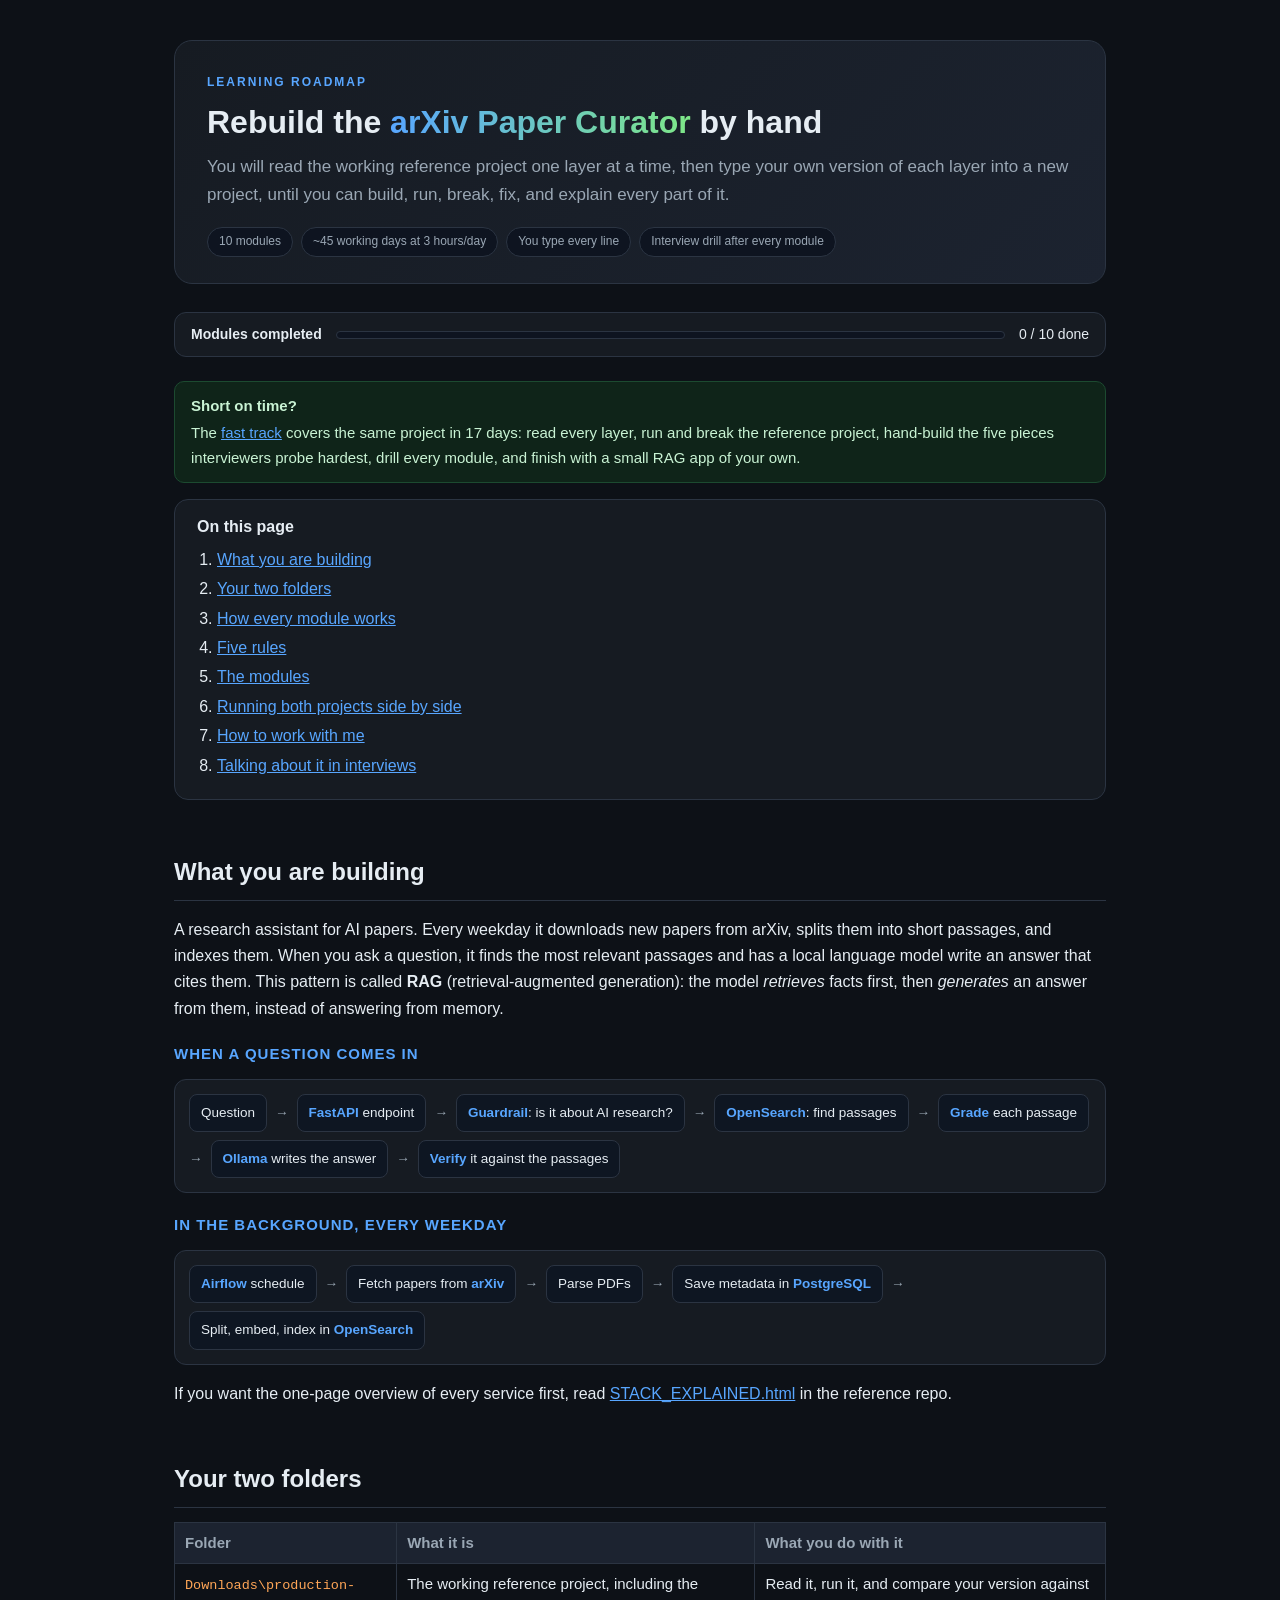
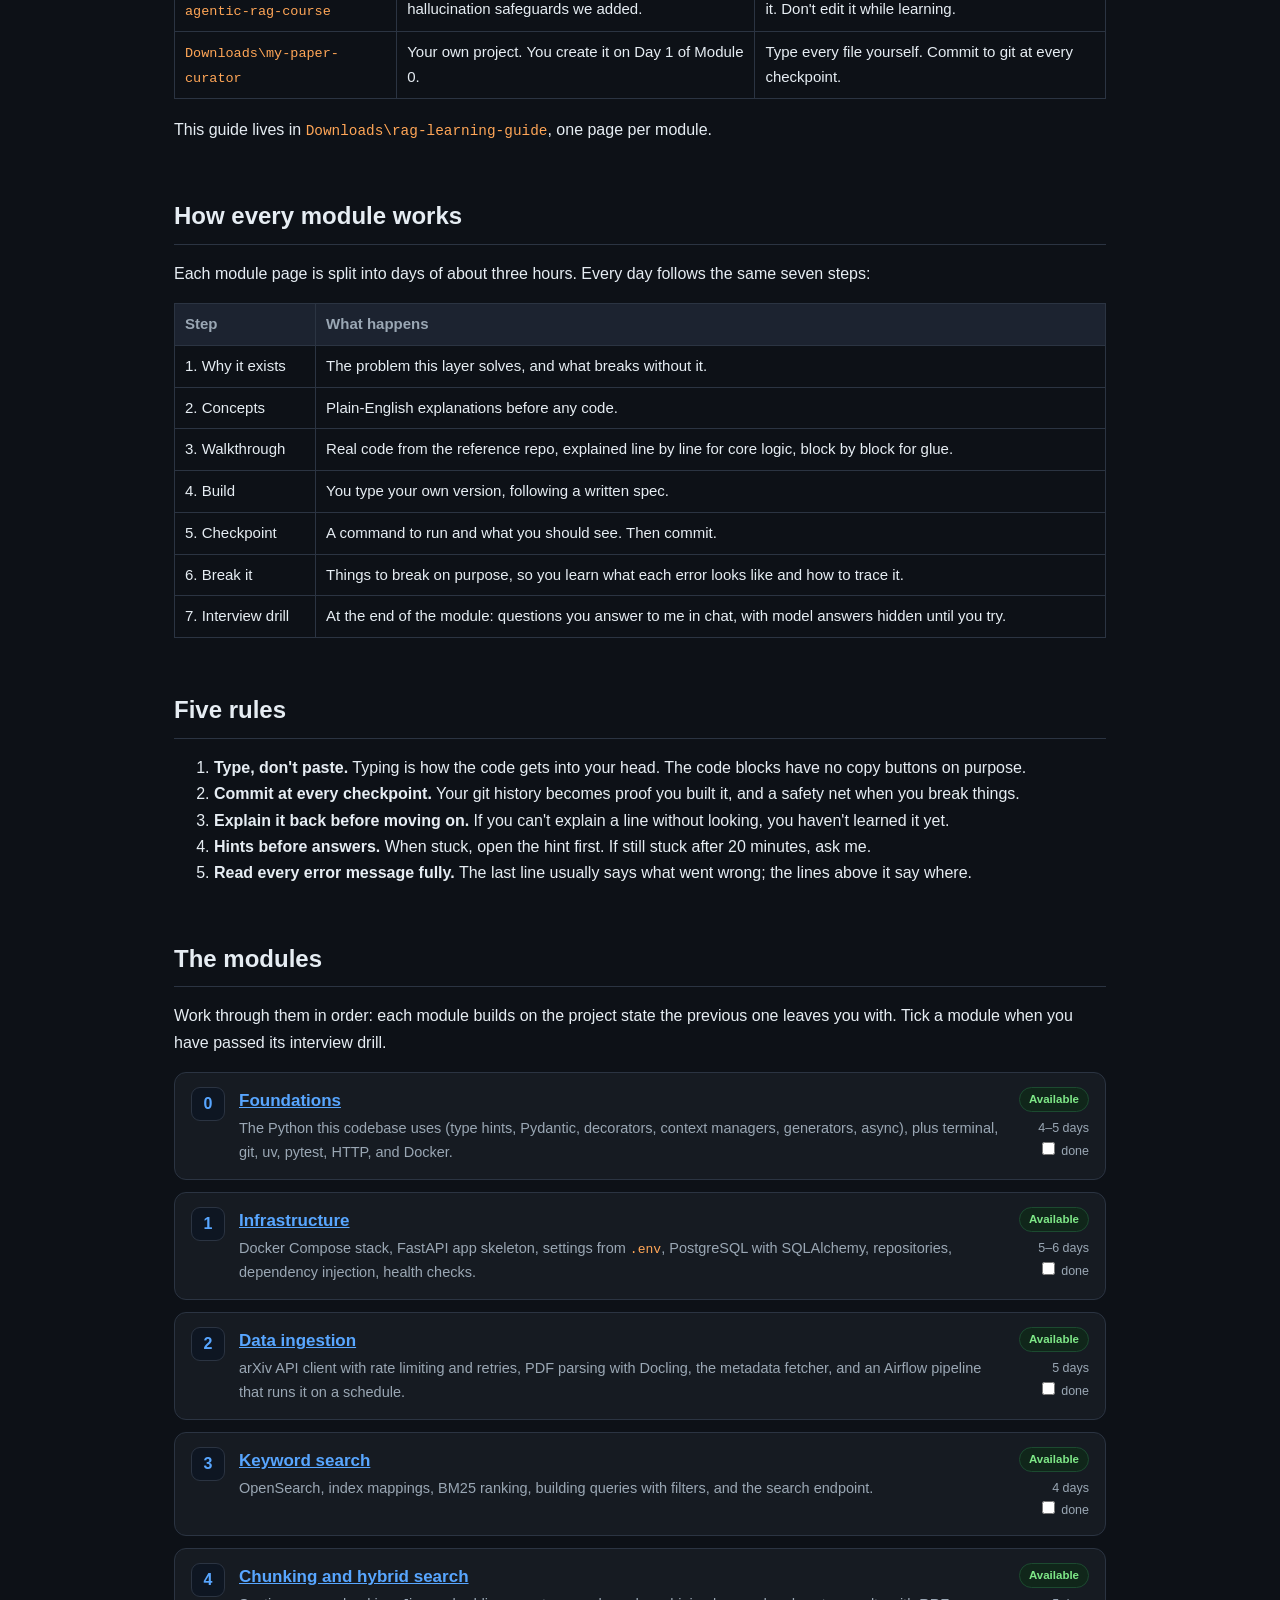
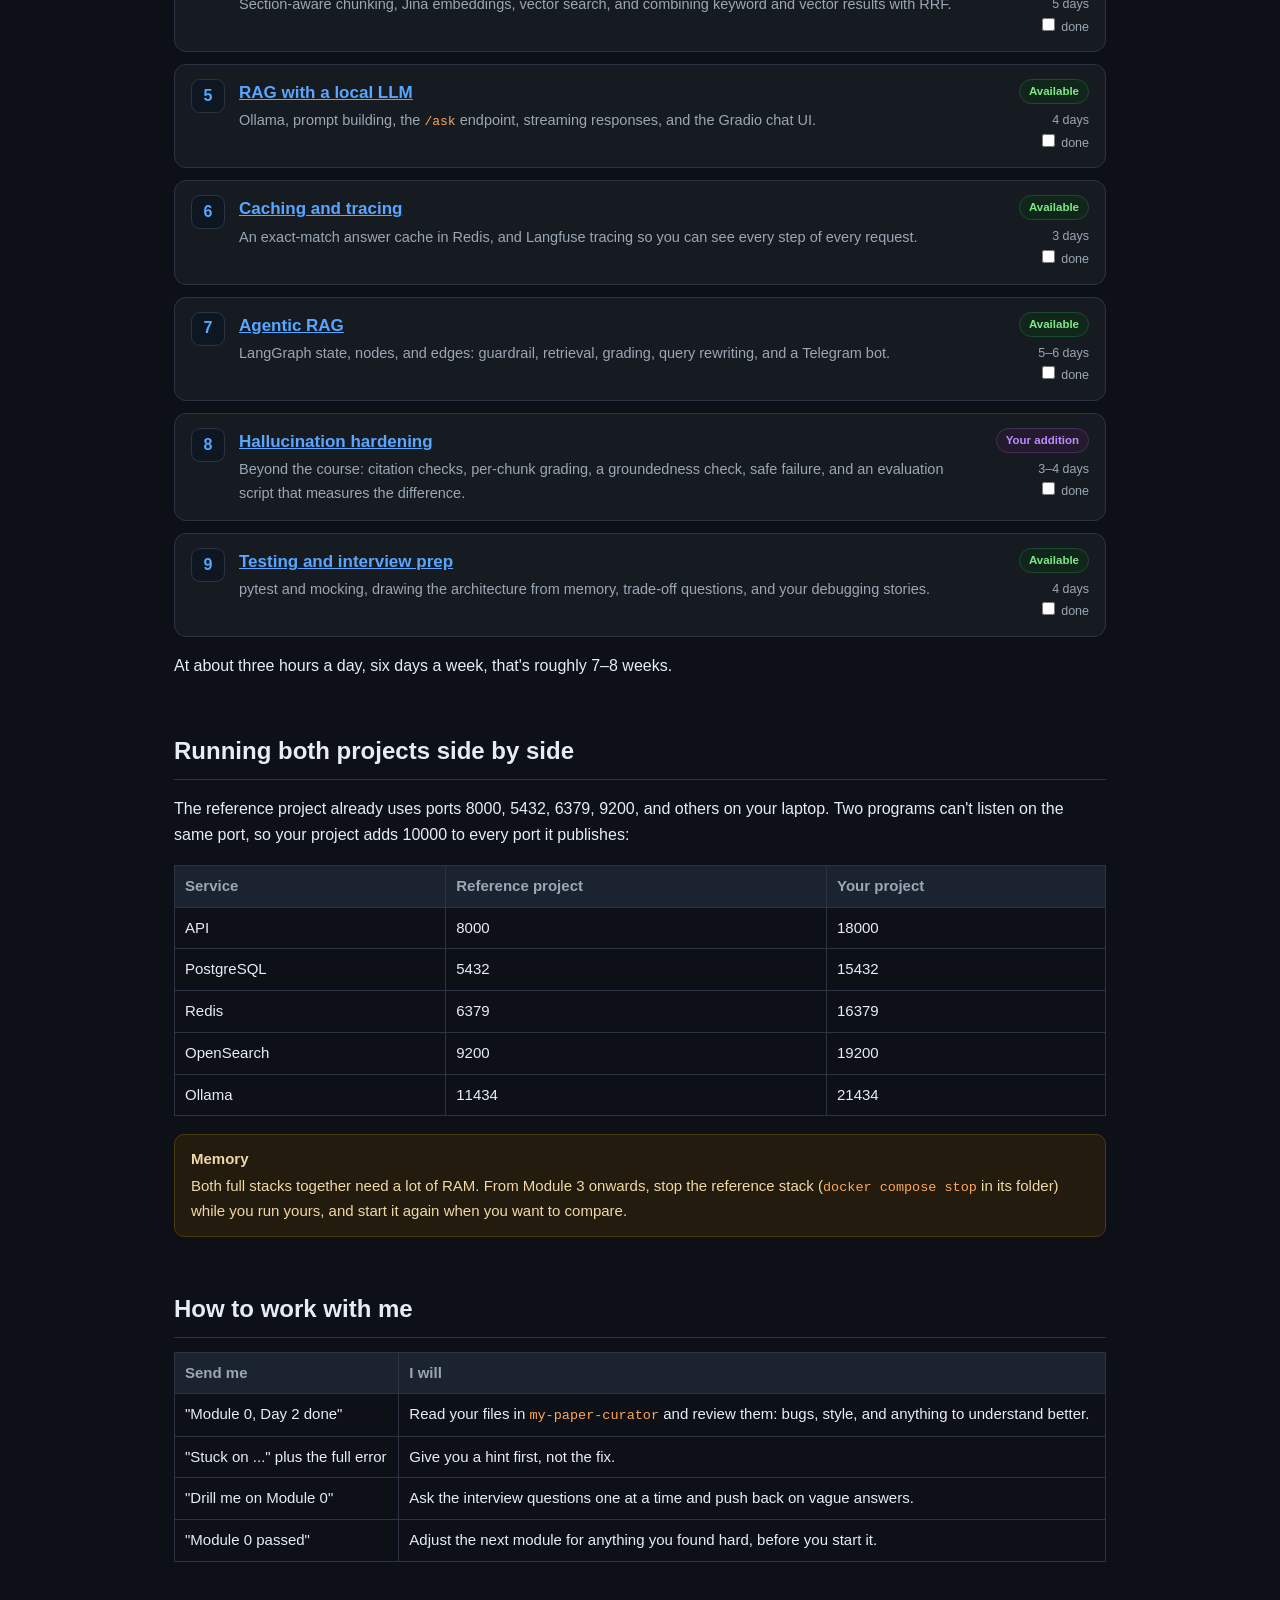
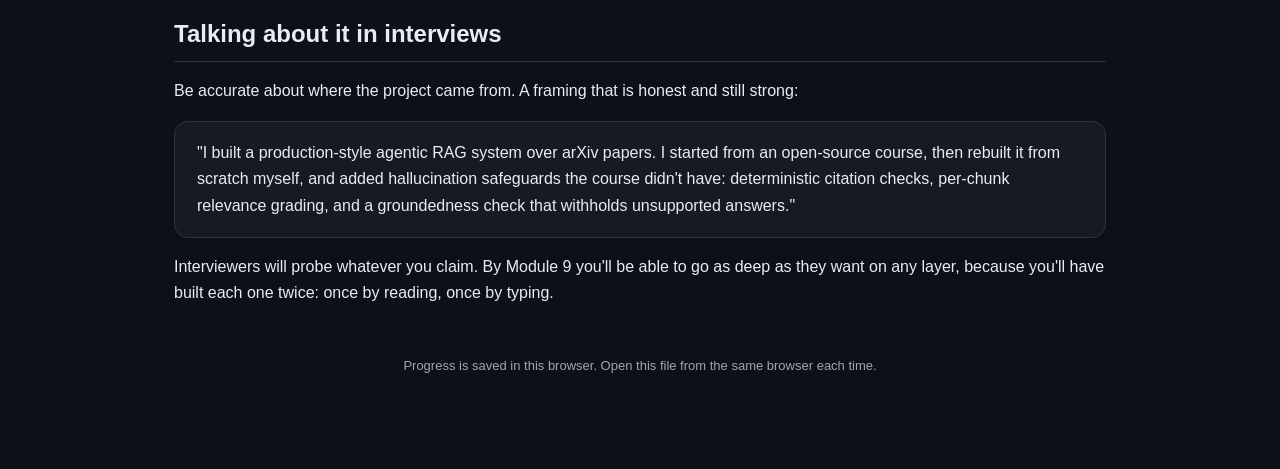
<file: rag-learning-guide/index.html>
<!DOCTYPE html>
<html lang="en">
<head>
<meta charset="UTF-8" />
<meta name="viewport" content="width=device-width, initial-scale=1.0" />
<title>Roadmap — Rebuild the arXiv Paper Curator</title>
<link rel="stylesheet" href="assets/guide.css" />
</head>
<body>
<div class="wrap">

  <header class="hero">
    <p class="kicker">Learning roadmap</p>
    <h1>Rebuild the <span class="grad">arXiv Paper Curator</span> by hand</h1>
    <p class="lede">
      You will read the working reference project one layer at a time, then type your own version of each
      layer into a new project, until you can build, run, break, fix, and explain every part of it.
    </p>
    <div class="pill-row">
      <span class="pill">10 modules</span>
      <span class="pill">~45 working days at 3 hours/day</span>
      <span class="pill">You type every line</span>
      <span class="pill">Interview drill after every module</span>
    </div>
  </header>

  <div class="progress"><strong>Modules completed</strong><div class="bar"><span></span></div><span class="count"></span></div>

  <div class="callout tip">
    <b>Short on time?</b>
    The <a href="fast-track.html">fast track</a> covers the same project in 17 days: read every layer, run and break the
    reference project, hand-build the five pieces interviewers probe hardest, drill every module, and finish with a small
    RAG app of your own.
  </div>

  <div class="toc">
    <strong>On this page</strong>
    <ol>
      <li><a href="#what">What you are building</a></li>
      <li><a href="#folders">Your two folders</a></li>
      <li><a href="#loop">How every module works</a></li>
      <li><a href="#rules">Five rules</a></li>
      <li><a href="#modules">The modules</a></li>
      <li><a href="#ports">Running both projects side by side</a></li>
      <li><a href="#me">How to work with me</a></li>
      <li><a href="#resume">Talking about it in interviews</a></li>
    </ol>
  </div>

  <!-- ================================================================ -->
  <h2 id="what">What you are building</h2>
  <p>
    A research assistant for AI papers. Every weekday it downloads new papers from arXiv, splits them into
    short passages, and indexes them. When you ask a question, it finds the most relevant passages and has
    a local language model write an answer that cites them. This pattern is called
    <b>RAG</b> (retrieval-augmented generation): the model <em>retrieves</em> facts first, then
    <em>generates</em> an answer from them, instead of answering from memory.
  </p>

  <h4>When a question comes in</h4>
  <div class="flow">
    <span class="node">Question</span><span class="arrow">&rarr;</span>
    <span class="node"><b>FastAPI</b> endpoint</span><span class="arrow">&rarr;</span>
    <span class="node"><b>Guardrail</b>: is it about AI research?</span><span class="arrow">&rarr;</span>
    <span class="node"><b>OpenSearch</b>: find passages</span><span class="arrow">&rarr;</span>
    <span class="node"><b>Grade</b> each passage</span><span class="arrow">&rarr;</span>
    <span class="node"><b>Ollama</b> writes the answer</span><span class="arrow">&rarr;</span>
    <span class="node"><b>Verify</b> it against the passages</span>
  </div>

  <h4>In the background, every weekday</h4>
  <div class="flow">
    <span class="node"><b>Airflow</b> schedule</span><span class="arrow">&rarr;</span>
    <span class="node">Fetch papers from <b>arXiv</b></span><span class="arrow">&rarr;</span>
    <span class="node">Parse PDFs</span><span class="arrow">&rarr;</span>
    <span class="node">Save metadata in <b>PostgreSQL</b></span><span class="arrow">&rarr;</span>
    <span class="node">Split, embed, index in <b>OpenSearch</b></span>
  </div>

  <p>
    If you want the one-page overview of every service first, read
    <a href="../production-agentic-rag-course/STACK_EXPLAINED.html">STACK_EXPLAINED.html</a> in the reference repo.
  </p>

  <!-- ================================================================ -->
  <h2 id="folders">Your two folders</h2>
  <table class="plain">
    <tr><th>Folder</th><th>What it is</th><th>What you do with it</th></tr>
    <tr>
      <td><code>Downloads\production-agentic-rag-course</code></td>
      <td>The working reference project, including the hallucination safeguards we added.</td>
      <td>Read it, run it, and compare your version against it. Don't edit it while learning.</td>
    </tr>
    <tr>
      <td><code>Downloads\my-paper-curator</code></td>
      <td>Your own project. You create it on Day 1 of Module 0.</td>
      <td>Type every file yourself. Commit to git at every checkpoint.</td>
    </tr>
  </table>
  <p>This guide lives in <code>Downloads\rag-learning-guide</code>, one page per module.</p>

  <!-- ================================================================ -->
  <h2 id="loop">How every module works</h2>
  <p>Each module page is split into days of about three hours. Every day follows the same seven steps:</p>
  <table class="plain">
    <tr><th>Step</th><th>What happens</th></tr>
    <tr><td>1. Why it exists</td><td>The problem this layer solves, and what breaks without it.</td></tr>
    <tr><td>2. Concepts</td><td>Plain-English explanations before any code.</td></tr>
    <tr><td>3. Walkthrough</td><td>Real code from the reference repo, explained line by line for core logic, block by block for glue.</td></tr>
    <tr><td>4. Build</td><td>You type your own version, following a written spec.</td></tr>
    <tr><td>5. Checkpoint</td><td>A command to run and what you should see. Then commit.</td></tr>
    <tr><td>6. Break it</td><td>Things to break on purpose, so you learn what each error looks like and how to trace it.</td></tr>
    <tr><td>7. Interview drill</td><td>At the end of the module: questions you answer to me in chat, with model answers hidden until you try.</td></tr>
  </table>

  <!-- ================================================================ -->
  <h2 id="rules">Five rules</h2>
  <ol>
    <li><b>Type, don't paste.</b> Typing is how the code gets into your head. The code blocks have no copy buttons on purpose.</li>
    <li><b>Commit at every checkpoint.</b> Your git history becomes proof you built it, and a safety net when you break things.</li>
    <li><b>Explain it back before moving on.</b> If you can't explain a line without looking, you haven't learned it yet.</li>
    <li><b>Hints before answers.</b> When stuck, open the hint first. If still stuck after 20 minutes, ask me.</li>
    <li><b>Read every error message fully.</b> The last line usually says what went wrong; the lines above it say where.</li>
  </ol>

  <!-- ================================================================ -->
  <h2 id="modules">The modules</h2>
  <p>Work through them in order: each module builds on the project state the previous one leaves you with. Tick a module when you have passed its interview drill.</p>

  <div class="modules">
    <div class="module" data-module>
      <div class="num">0</div>
      <div>
        <h3><a href="module-00-foundations.html">Foundations</a></h3>
        <p>The Python this codebase uses (type hints, Pydantic, decorators, context managers, generators, async),
          plus terminal, git, uv, pytest, HTTP, and Docker.</p>
      </div>
      <div class="meta"><span class="status open">Available</span><br />4&ndash;5 days<br />
        <label><input type="checkbox" data-id="module-0" /> done</label></div>
    </div>

    <div class="module" data-module>
      <div class="num">1</div>
      <div>
        <h3><a href="module-01-infrastructure.html">Infrastructure</a></h3>
        <p>Docker Compose stack, FastAPI app skeleton, settings from <code>.env</code>, PostgreSQL with SQLAlchemy,
          repositories, dependency injection, health checks.</p>
      </div>
      <div class="meta"><span class="status open">Available</span><br />5&ndash;6 days<br />
        <label><input type="checkbox" data-id="module-1" /> done</label></div>
    </div>

    <div class="module" data-module>
      <div class="num">2</div>
      <div>
        <h3><a href="module-02-data-ingestion.html">Data ingestion</a></h3>
        <p>arXiv API client with rate limiting and retries, PDF parsing with Docling, the metadata fetcher,
          and an Airflow pipeline that runs it on a schedule.</p>
      </div>
      <div class="meta"><span class="status open">Available</span><br />5 days<br />
        <label><input type="checkbox" data-id="module-2" /> done</label></div>
    </div>

    <div class="module" data-module>
      <div class="num">3</div>
      <div>
        <h3><a href="module-03-keyword-search.html">Keyword search</a></h3>
        <p>OpenSearch, index mappings, BM25 ranking, building queries with filters, and the search endpoint.</p>
      </div>
      <div class="meta"><span class="status open">Available</span><br />4 days<br />
        <label><input type="checkbox" data-id="module-3" /> done</label></div>
    </div>

    <div class="module" data-module>
      <div class="num">4</div>
      <div>
        <h3><a href="module-04-hybrid-search.html">Chunking and hybrid search</a></h3>
        <p>Section-aware chunking, Jina embeddings, vector search, and combining keyword and vector results with RRF.</p>
      </div>
      <div class="meta"><span class="status open">Available</span><br />5 days<br />
        <label><input type="checkbox" data-id="module-4" /> done</label></div>
    </div>

    <div class="module" data-module>
      <div class="num">5</div>
      <div>
        <h3><a href="module-05-rag-llm.html">RAG with a local LLM</a></h3>
        <p>Ollama, prompt building, the <code>/ask</code> endpoint, streaming responses, and the Gradio chat UI.</p>
      </div>
      <div class="meta"><span class="status open">Available</span><br />4 days<br />
        <label><input type="checkbox" data-id="module-5" /> done</label></div>
    </div>

    <div class="module" data-module>
      <div class="num">6</div>
      <div>
        <h3><a href="module-06-caching-tracing.html">Caching and tracing</a></h3>
        <p>An exact-match answer cache in Redis, and Langfuse tracing so you can see every step of every request.</p>
      </div>
      <div class="meta"><span class="status open">Available</span><br />3 days<br />
        <label><input type="checkbox" data-id="module-6" /> done</label></div>
    </div>

    <div class="module" data-module>
      <div class="num">7</div>
      <div>
        <h3><a href="module-07-agentic-rag.html">Agentic RAG</a></h3>
        <p>LangGraph state, nodes, and edges: guardrail, retrieval, grading, query rewriting, and a Telegram bot.</p>
      </div>
      <div class="meta"><span class="status open">Available</span><br />5&ndash;6 days<br />
        <label><input type="checkbox" data-id="module-7" /> done</label></div>
    </div>

    <div class="module" data-module>
      <div class="num">8</div>
      <div>
        <h3><a href="module-08-hallucination-hardening.html">Hallucination hardening</a></h3>
        <p>Beyond the course: citation checks, per-chunk grading, a groundedness check, safe failure, and an
          evaluation script that measures the difference.</p>
      </div>
      <div class="meta"><span class="status new">Your addition</span><br />3&ndash;4 days<br />
        <label><input type="checkbox" data-id="module-8" /> done</label></div>
    </div>

    <div class="module" data-module>
      <div class="num">9</div>
      <div>
        <h3><a href="module-09-testing-interview.html">Testing and interview prep</a></h3>
        <p>pytest and mocking, drawing the architecture from memory, trade-off questions, and your debugging stories.</p>
      </div>
      <div class="meta"><span class="status open">Available</span><br />4 days<br />
        <label><input type="checkbox" data-id="module-9" /> done</label></div>
    </div>
  </div>

  <p>At about three hours a day, six days a week, that's roughly 7&ndash;8 weeks.</p>

  <!-- ================================================================ -->
  <h2 id="ports">Running both projects side by side</h2>
  <p>
    The reference project already uses ports 8000, 5432, 6379, 9200, and others on your laptop. Two programs can't
    listen on the same port, so your project adds 10000 to every port it publishes:
  </p>
  <table class="plain">
    <tr><th>Service</th><th>Reference project</th><th>Your project</th></tr>
    <tr><td>API</td><td>8000</td><td>18000</td></tr>
    <tr><td>PostgreSQL</td><td>5432</td><td>15432</td></tr>
    <tr><td>Redis</td><td>6379</td><td>16379</td></tr>
    <tr><td>OpenSearch</td><td>9200</td><td>19200</td></tr>
    <tr><td>Ollama</td><td>11434</td><td>21434</td></tr>
  </table>
  <div class="callout warn">
    <b>Memory</b>
    Both full stacks together need a lot of RAM. From Module 3 onwards, stop the reference stack
    (<code>docker compose stop</code> in its folder) while you run yours, and start it again when you want to compare.
  </div>

  <!-- ================================================================ -->
  <h2 id="me">How to work with me</h2>
  <table class="plain">
    <tr><th>Send me</th><th>I will</th></tr>
    <tr><td>"Module 0, Day 2 done"</td><td>Read your files in <code>my-paper-curator</code> and review them: bugs, style, and anything to understand better.</td></tr>
    <tr><td>"Stuck on ..." plus the full error</td><td>Give you a hint first, not the fix.</td></tr>
    <tr><td>"Drill me on Module 0"</td><td>Ask the interview questions one at a time and push back on vague answers.</td></tr>
    <tr><td>"Module 0 passed"</td><td>Adjust the next module for anything you found hard, before you start it.</td></tr>
  </table>

  <!-- ================================================================ -->
  <h2 id="resume">Talking about it in interviews</h2>
  <p>Be accurate about where the project came from. A framing that is honest and still strong:</p>
  <div class="card">
    "I built a production-style agentic RAG system over arXiv papers. I started from an open-source course, then
    rebuilt it from scratch myself, and added hallucination safeguards the course didn't have: deterministic
    citation checks, per-chunk relevance grading, and a groundedness check that withholds unsupported answers."
  </div>
  <p>
    Interviewers will probe whatever you claim. By Module 9 you'll be able to go as deep as they want on any layer,
    because you'll have built each one twice: once by reading, once by typing.
  </p>

  <footer>Progress is saved in this browser. Open this file from the same browser each time.</footer>
</div>
<script src="assets/guide.js"></script>
</body>
</html>
</file>
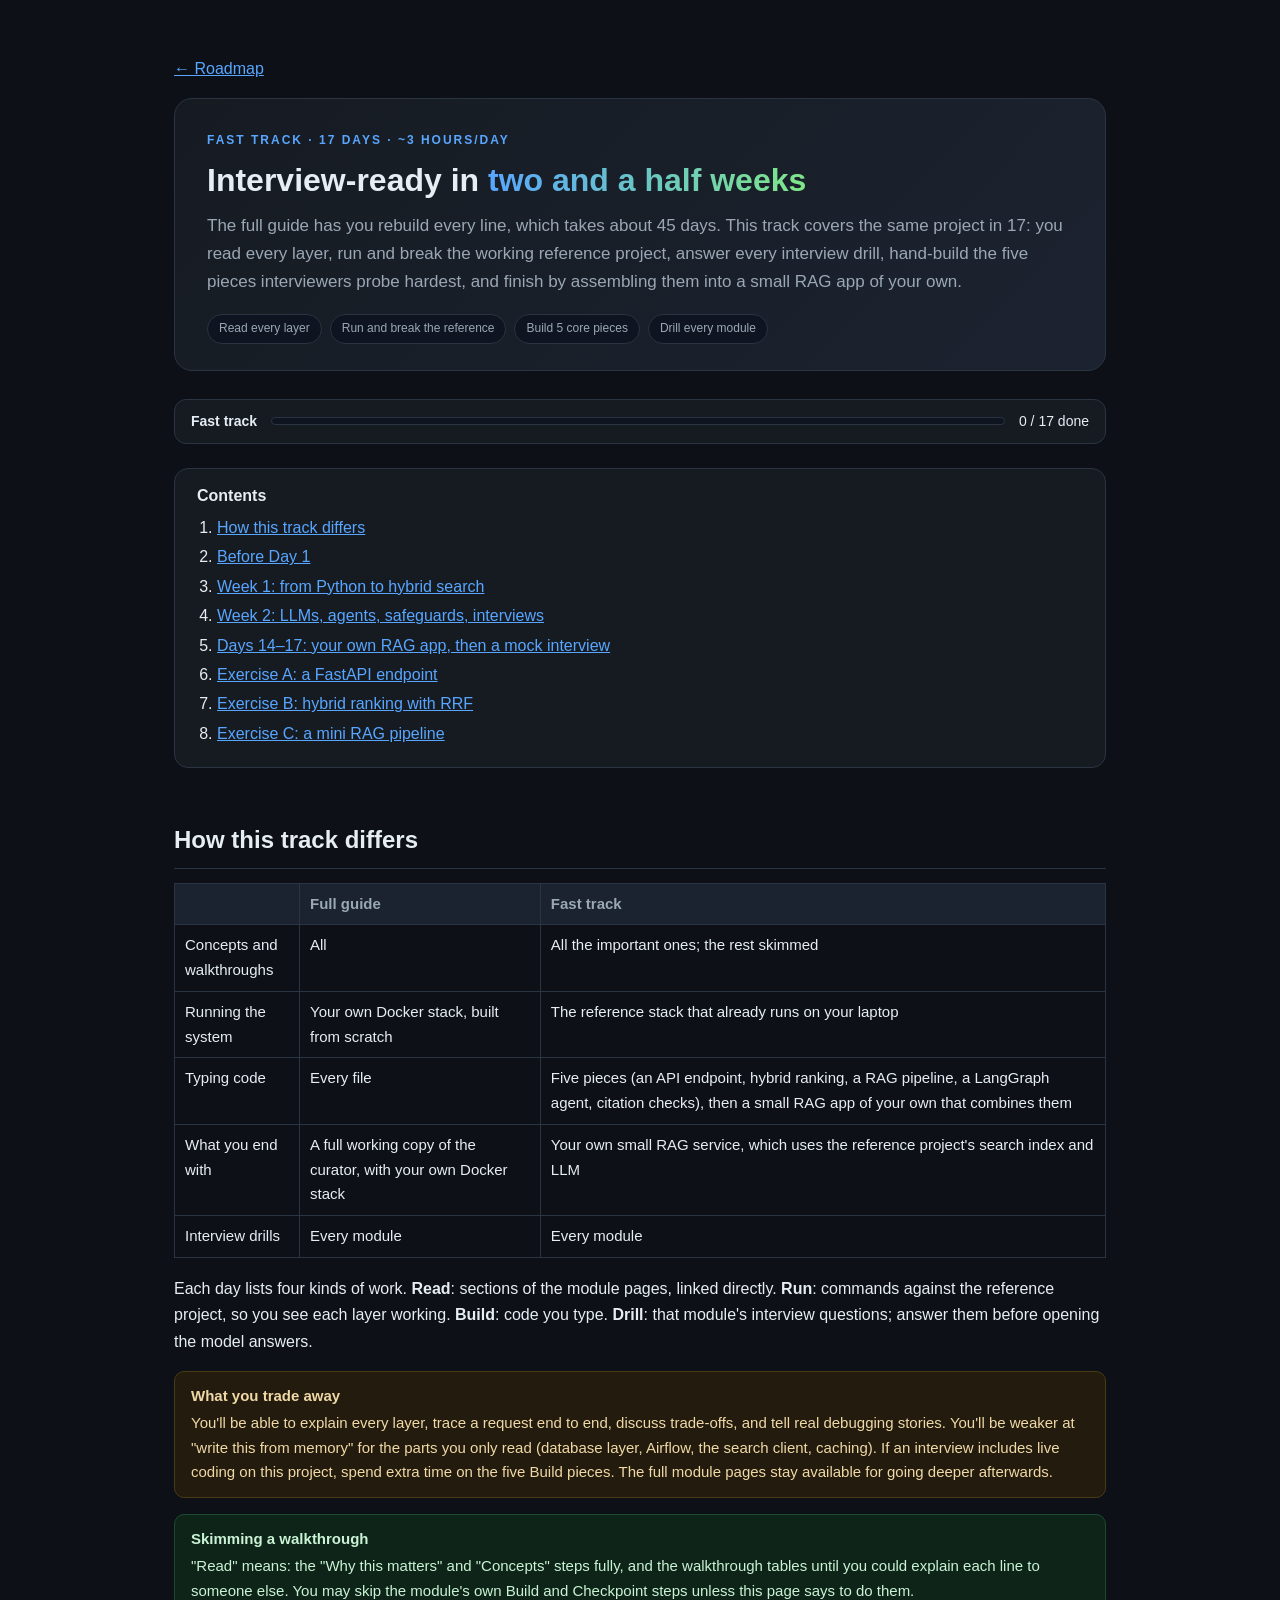
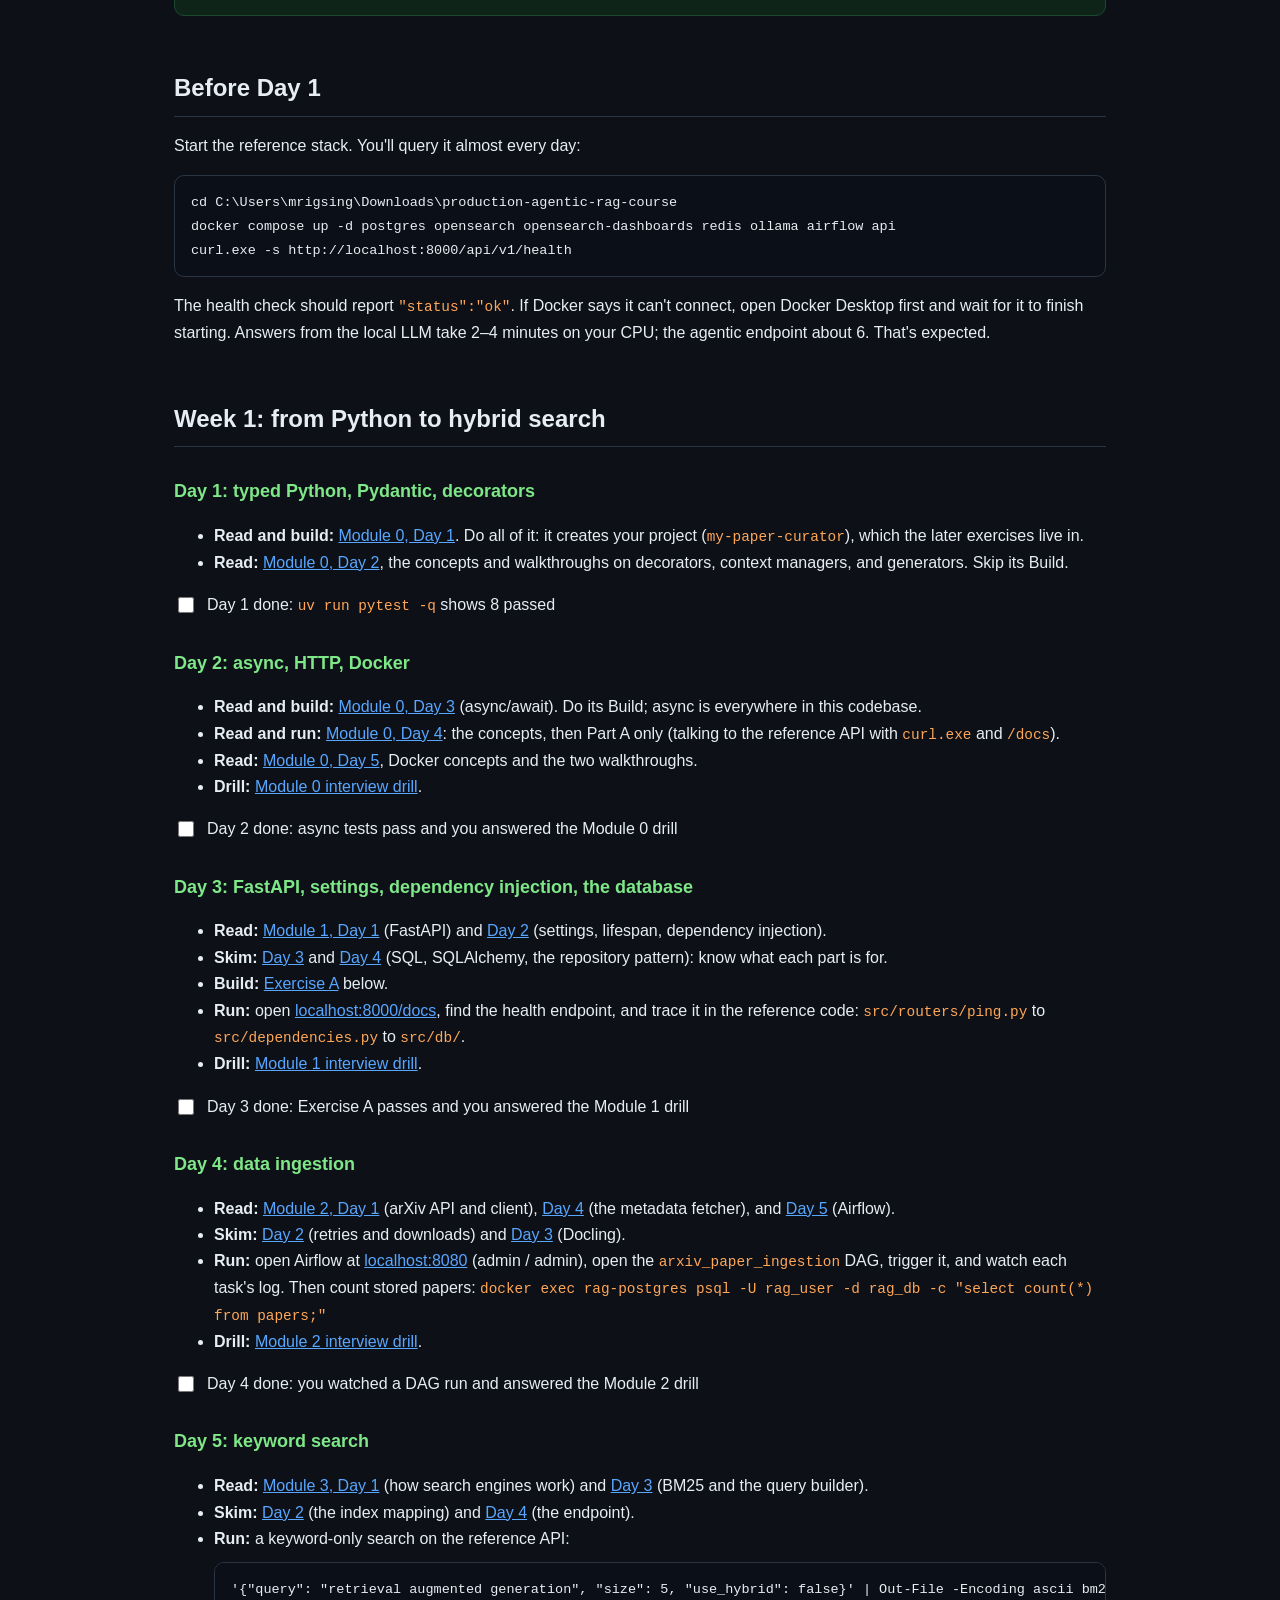
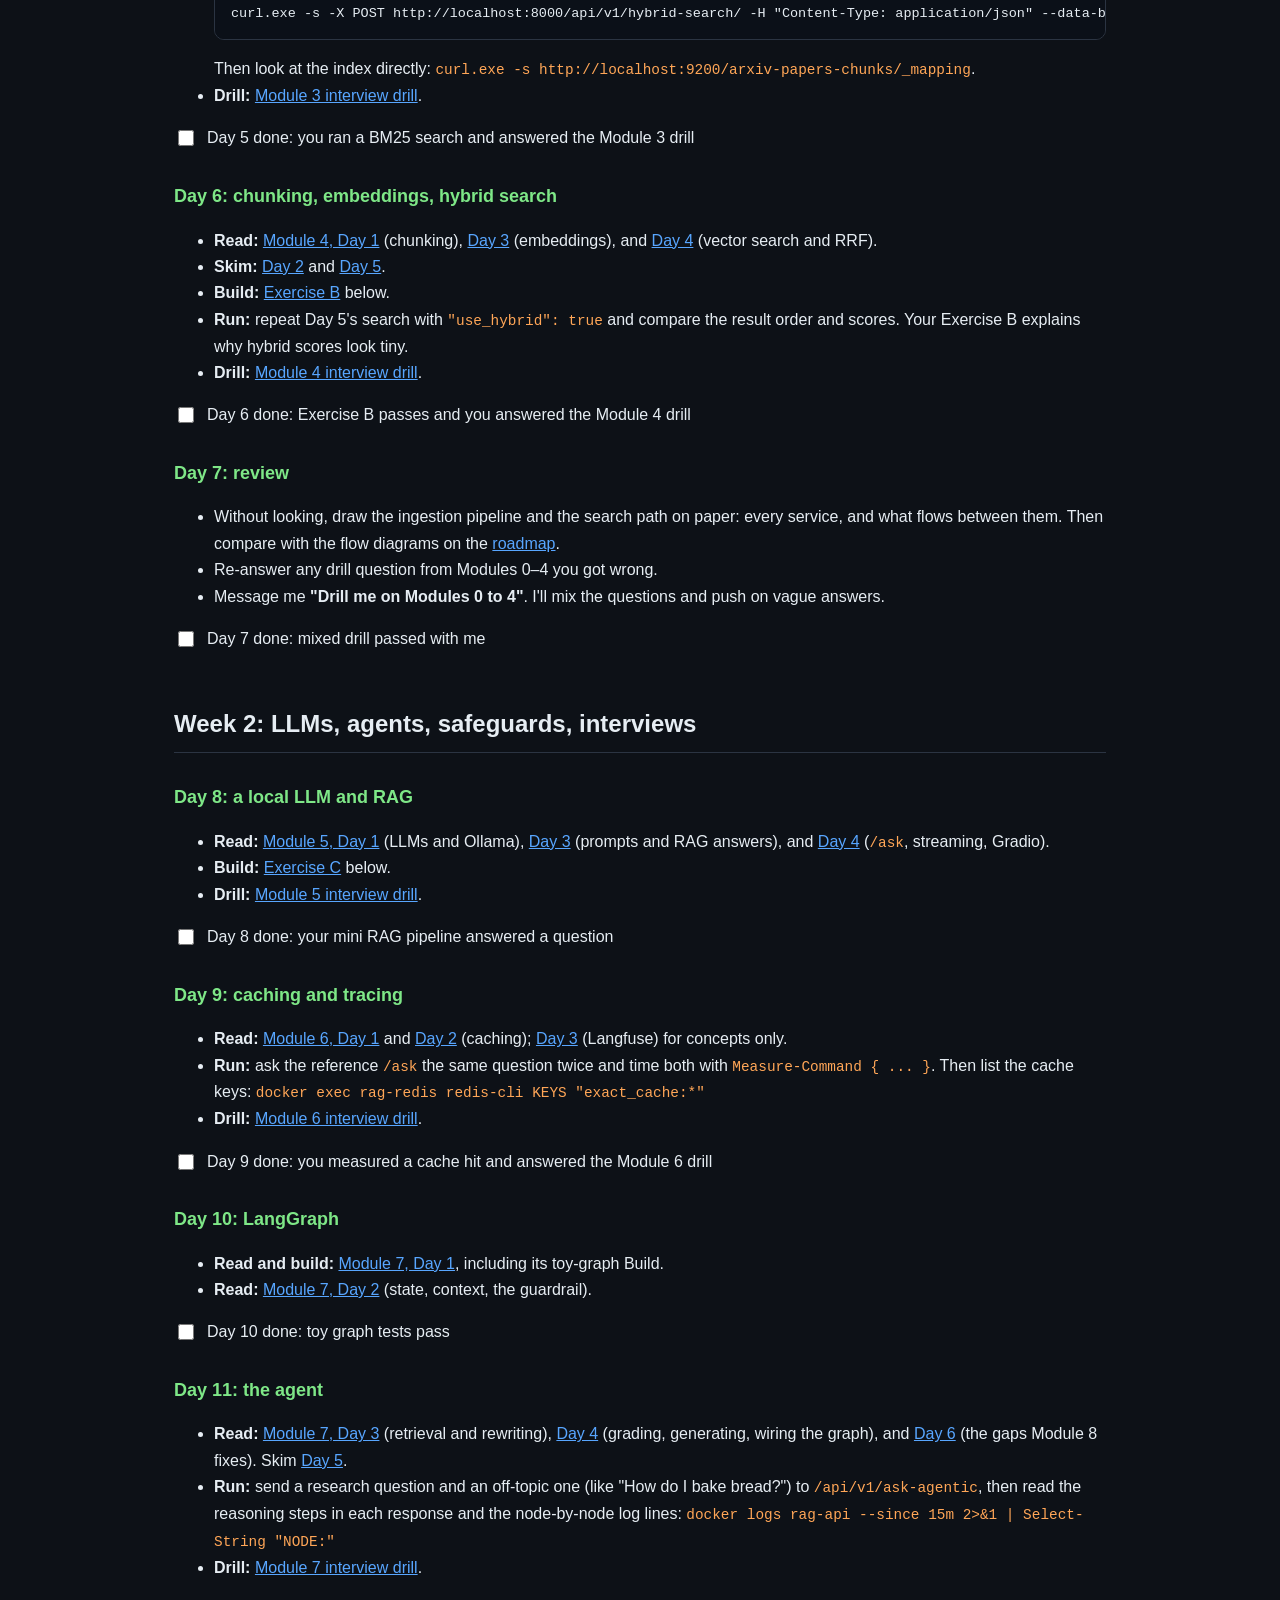
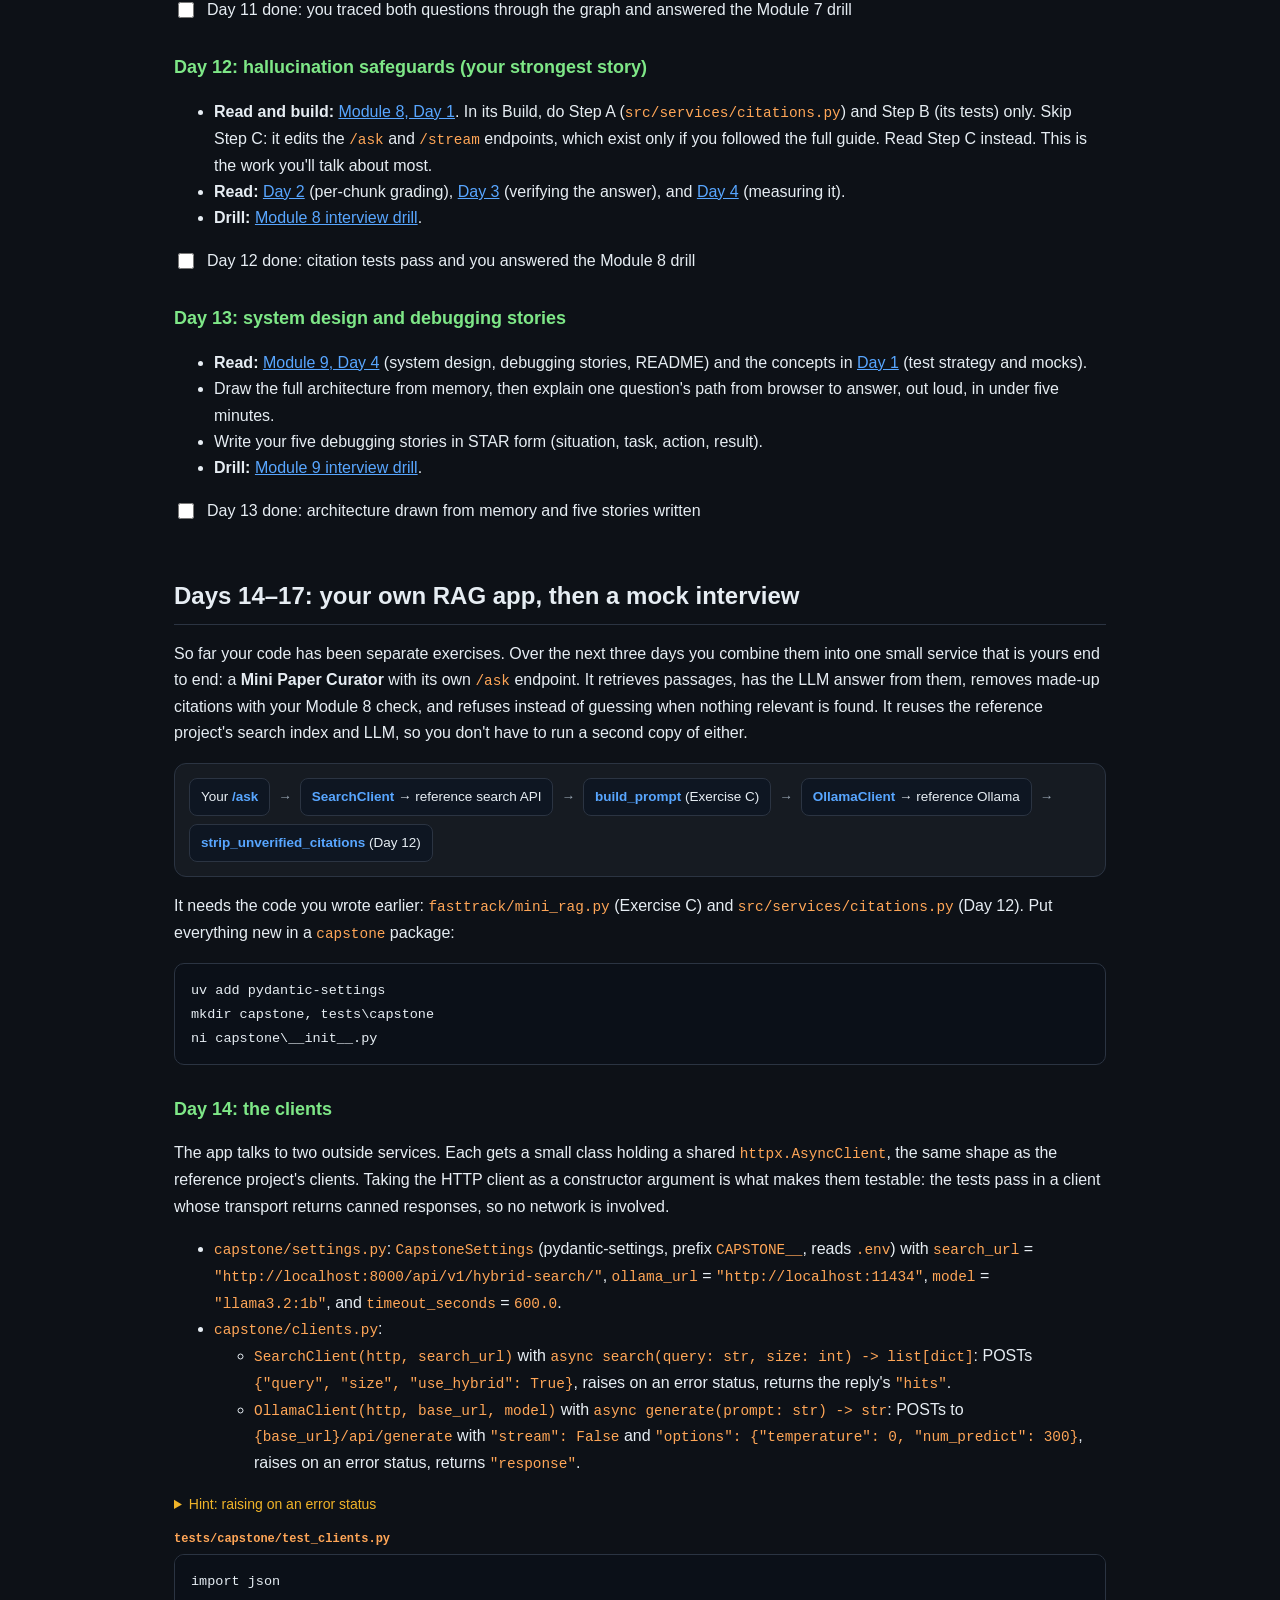
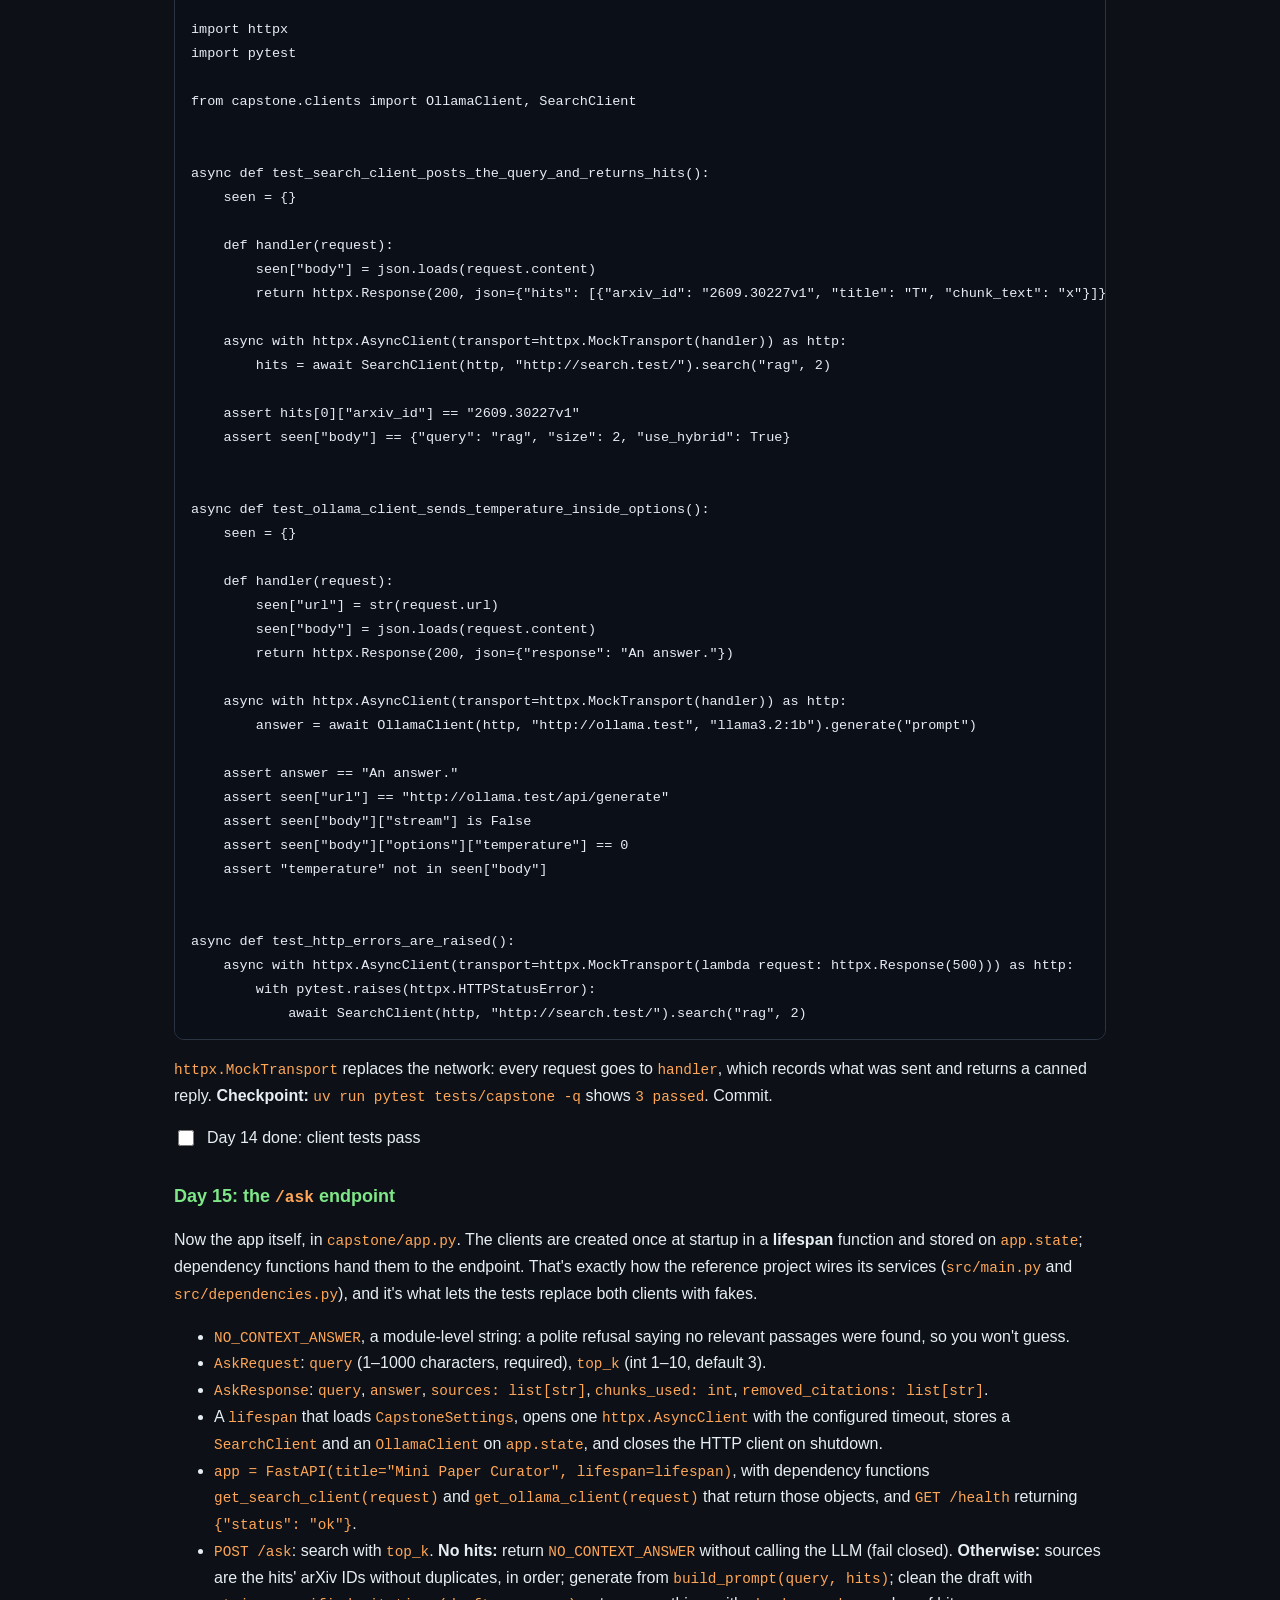
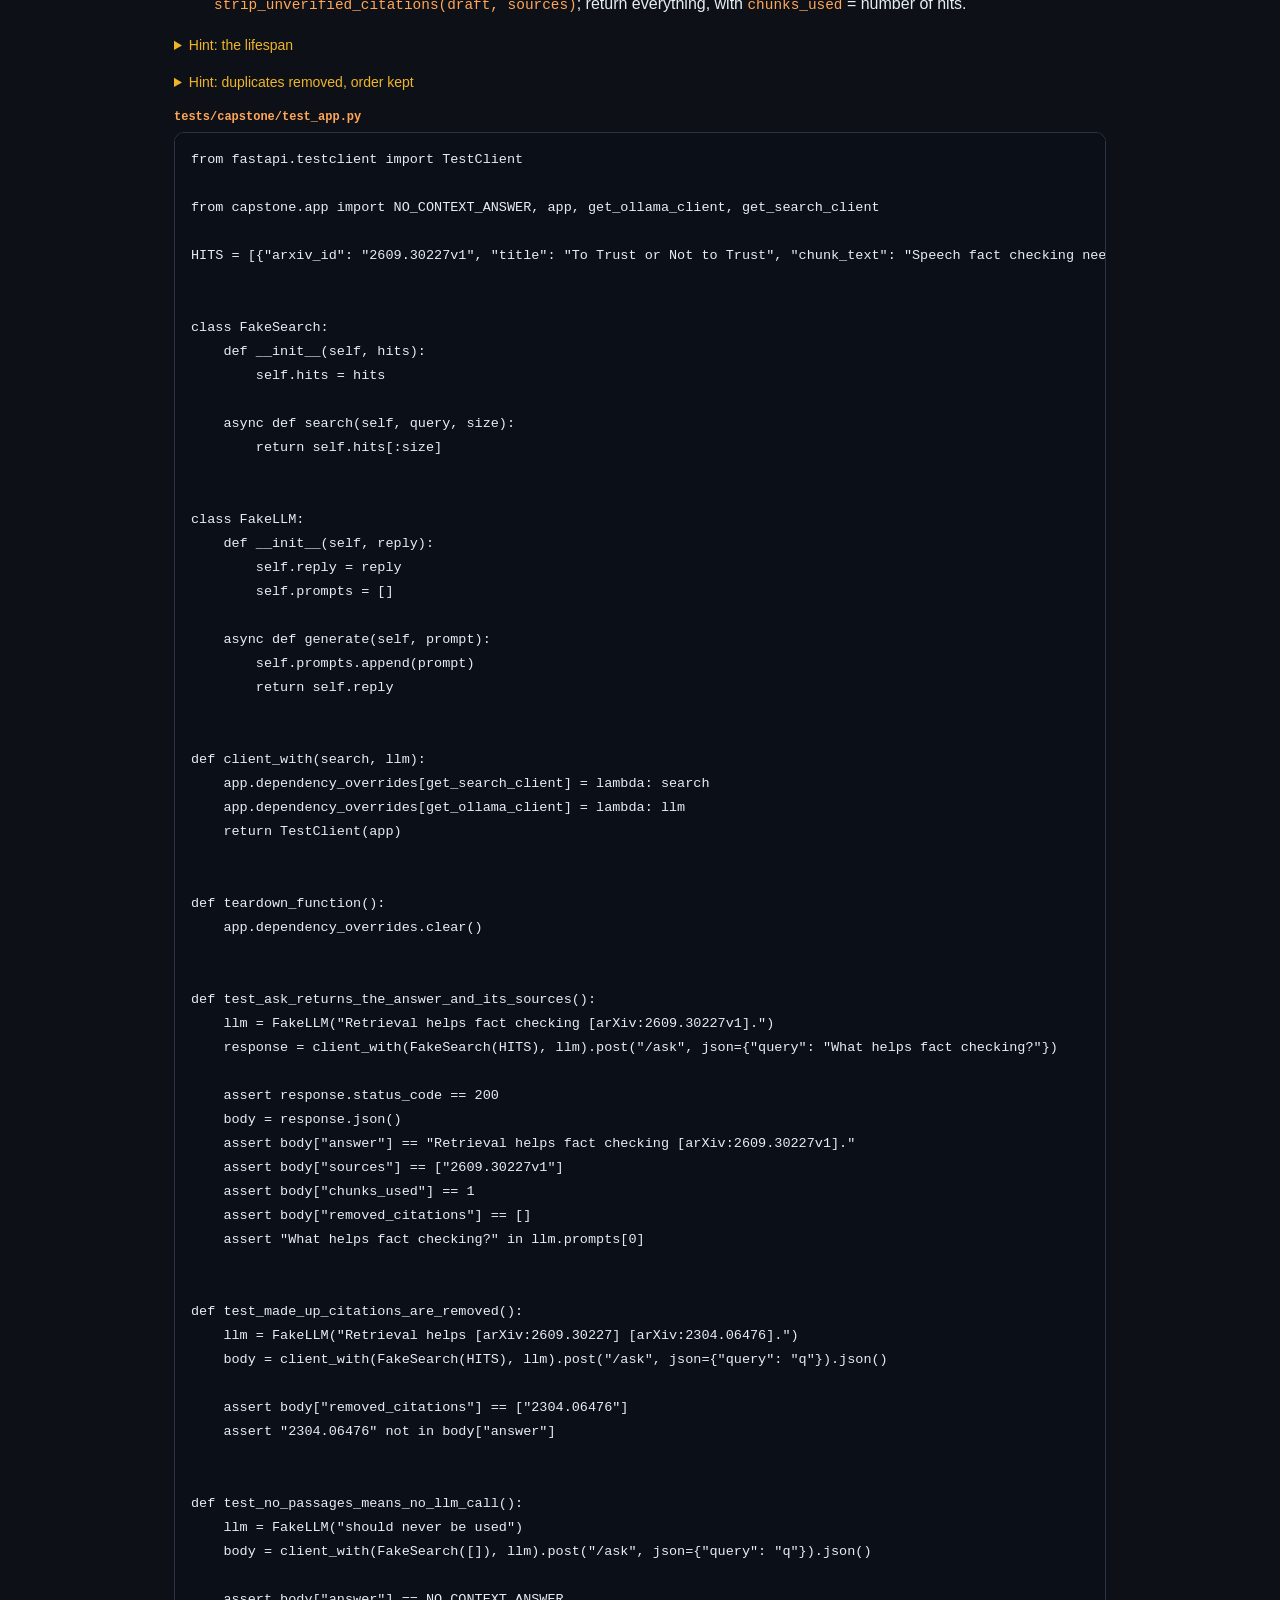
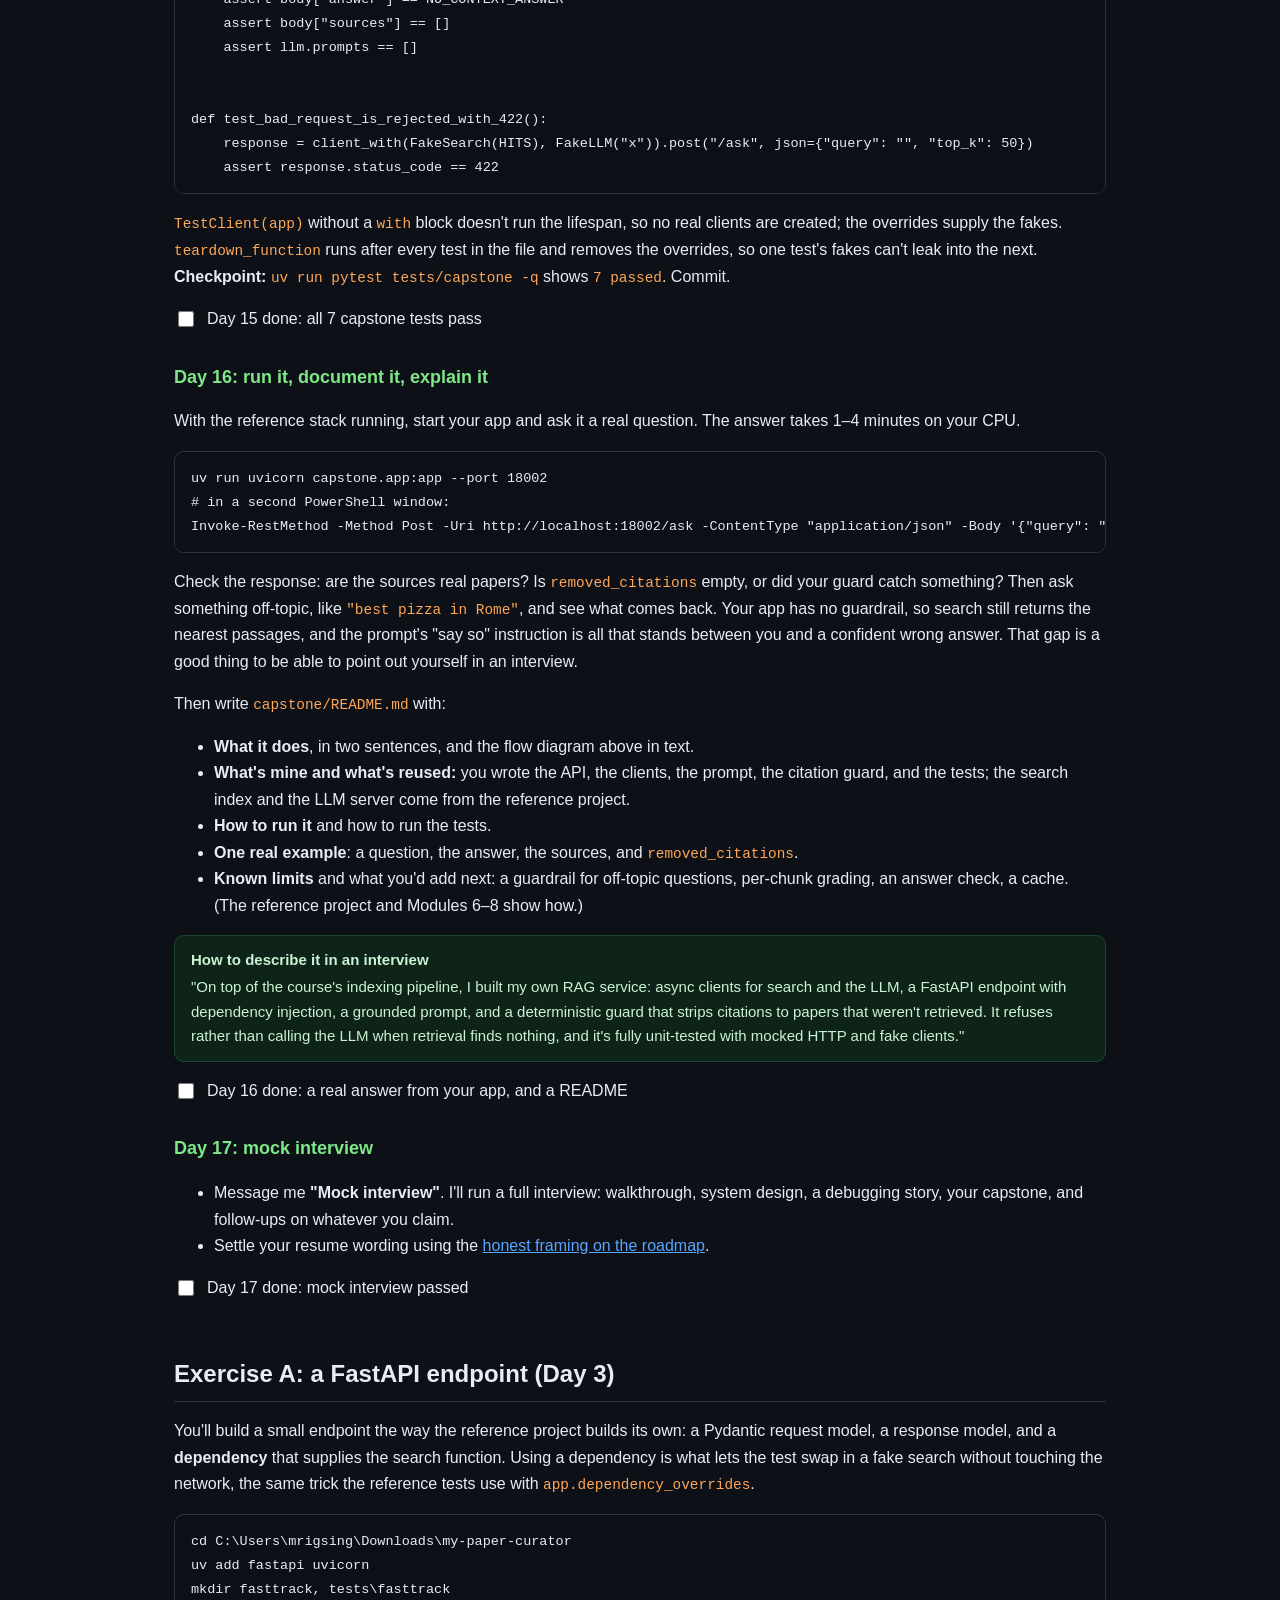
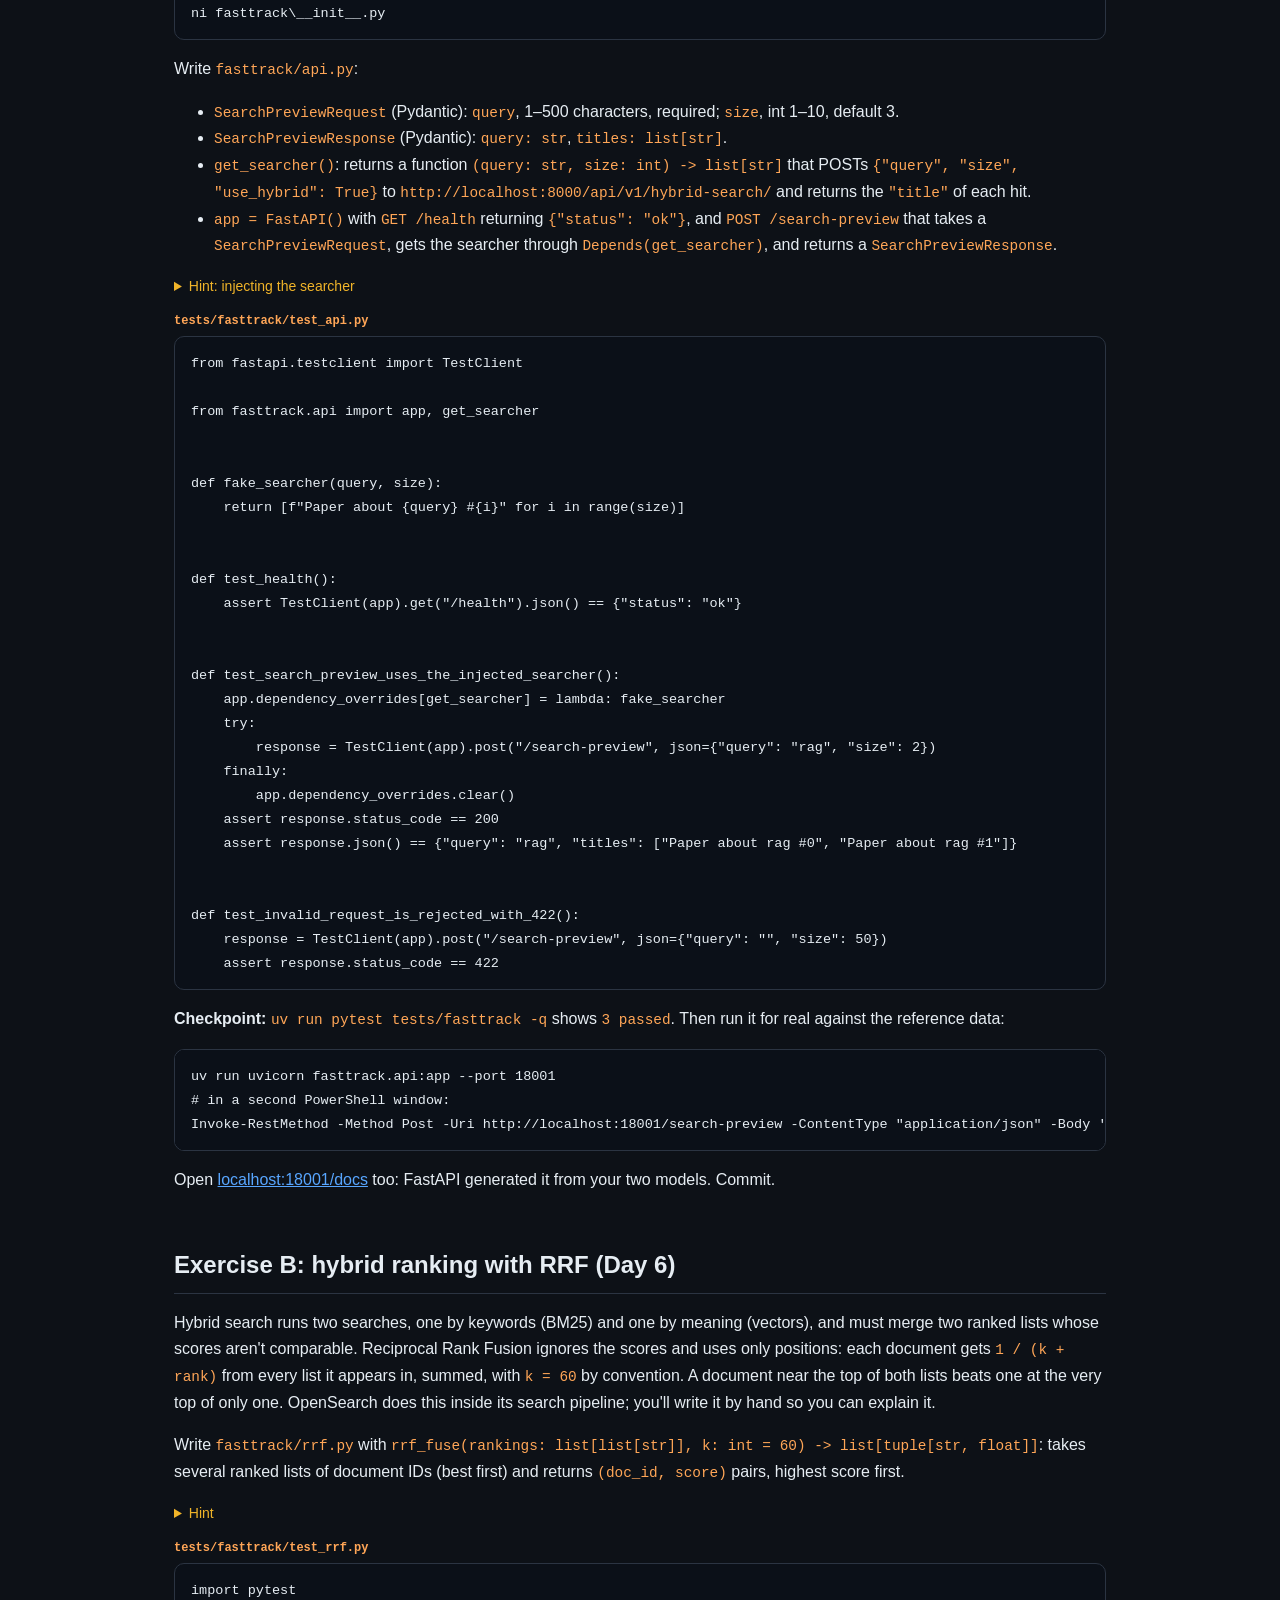
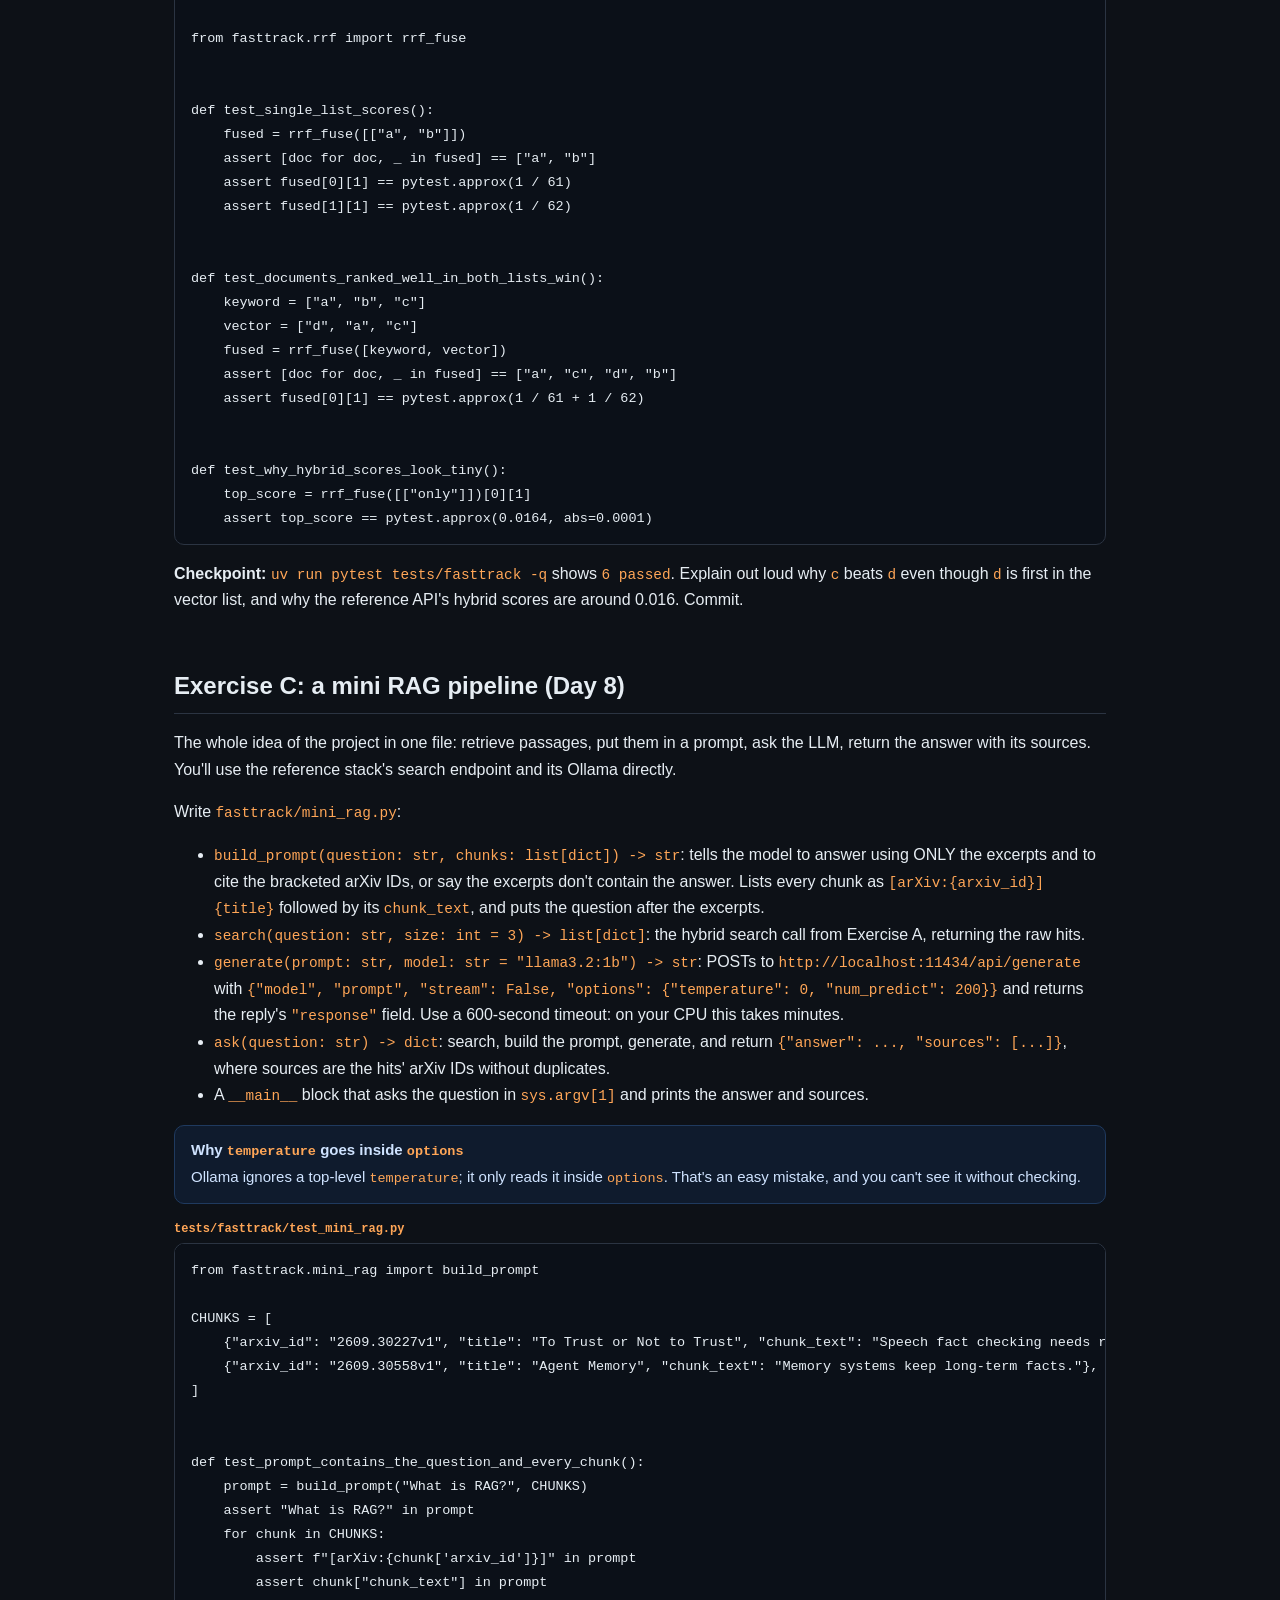
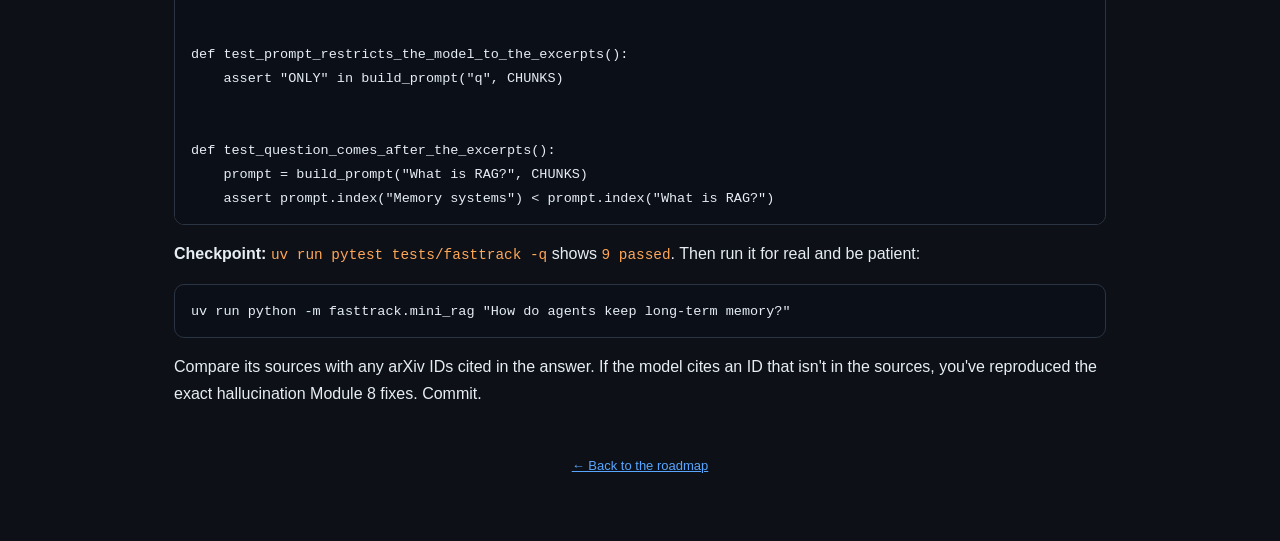
<file: rag-learning-guide/fast-track.html>
<!DOCTYPE html>
<html lang="en">
<head>
<meta charset="UTF-8" />
<meta name="viewport" content="width=device-width, initial-scale=1.0" />
<title>Two-week fast track</title>
<link rel="stylesheet" href="assets/guide.css" />
</head>
<body>
<div class="wrap">

  <p><a href="index.html">&larr; Roadmap</a></p>

  <header class="hero">
    <p class="kicker">Fast track &middot; 17 days &middot; ~3 hours/day</p>
    <h1>Interview-ready in <span class="grad">two and a half weeks</span></h1>
    <p class="lede">
      The full guide has you rebuild every line, which takes about 45 days. This track covers the same project in 17:
      you read every layer, run and break the working reference project, answer every interview drill, hand-build the
      five pieces interviewers probe hardest, and finish by assembling them into a small RAG app of your own.
    </p>
    <div class="pill-row">
      <span class="pill">Read every layer</span>
      <span class="pill">Run and break the reference</span>
      <span class="pill">Build 5 core pieces</span>
      <span class="pill">Drill every module</span>
    </div>
  </header>

  <div class="progress"><strong>Fast track</strong><div class="bar"><span></span></div><span class="count"></span></div>

  <div class="toc">
    <strong>Contents</strong>
    <ol>
      <li><a href="#how">How this track differs</a></li>
      <li><a href="#setup">Before Day 1</a></li>
      <li><a href="#week1">Week 1: from Python to hybrid search</a></li>
      <li><a href="#week2">Week 2: LLMs, agents, safeguards, interviews</a></li>
      <li><a href="#capstone">Days 14&ndash;17: your own RAG app, then a mock interview</a></li>
      <li><a href="#ex-a">Exercise A: a FastAPI endpoint</a></li>
      <li><a href="#ex-b">Exercise B: hybrid ranking with RRF</a></li>
      <li><a href="#ex-c">Exercise C: a mini RAG pipeline</a></li>
    </ol>
  </div>

  <!-- ================================================================== -->
  <h2 id="how">How this track differs</h2>
  <table class="plain">
    <tr><th></th><th>Full guide</th><th>Fast track</th></tr>
    <tr><td>Concepts and walkthroughs</td><td>All</td><td>All the important ones; the rest skimmed</td></tr>
    <tr><td>Running the system</td><td>Your own Docker stack, built from scratch</td><td>The reference stack that already runs on your laptop</td></tr>
    <tr><td>Typing code</td><td>Every file</td><td>Five pieces (an API endpoint, hybrid ranking, a RAG pipeline, a LangGraph agent, citation checks), then a small RAG app of your own that combines them</td></tr>
    <tr><td>What you end with</td><td>A full working copy of the curator, with your own Docker stack</td><td>Your own small RAG service, which uses the reference project's search index and LLM</td></tr>
    <tr><td>Interview drills</td><td>Every module</td><td>Every module</td></tr>
  </table>
  <p>
    Each day lists four kinds of work. <b>Read</b>: sections of the module pages, linked directly. <b>Run</b>: commands
    against the reference project, so you see each layer working. <b>Build</b>: code you type. <b>Drill</b>: that module's
    interview questions; answer them before opening the model answers.
  </p>
  <div class="callout warn">
    <b>What you trade away</b>
    You'll be able to explain every layer, trace a request end to end, discuss trade-offs, and tell real debugging stories.
    You'll be weaker at "write this from memory" for the parts you only read (database layer, Airflow, the search client,
    caching). If an interview includes live coding on this project, spend extra time on the five Build pieces. The full
    module pages stay available for going deeper afterwards.
  </div>
  <div class="callout tip">
    <b>Skimming a walkthrough</b>
    "Read" means: the "Why this matters" and "Concepts" steps fully, and the walkthrough tables until you could explain each
    line to someone else. You may skip the module's own Build and Checkpoint steps unless this page says to do them.
  </div>

  <!-- ================================================================== -->
  <h2 id="setup">Before Day 1</h2>
  <p>Start the reference stack. You'll query it almost every day:</p>
  <pre><code>cd C:\Users\mrigsing\Downloads\production-agentic-rag-course
docker compose up -d postgres opensearch opensearch-dashboards redis ollama airflow api
curl.exe -s http://localhost:8000/api/v1/health</code></pre>
  <p>
    The health check should report <code>"status":"ok"</code>. If Docker says it can't connect, open Docker Desktop first
    and wait for it to finish starting. Answers from the local LLM take 2&ndash;4 minutes on your CPU; the agentic endpoint
    about 6. That's expected.
  </p>

  <!-- ================================================================== -->
  <h2 id="week1">Week 1: from Python to hybrid search</h2>

  <h3>Day 1: typed Python, Pydantic, decorators</h3>
  <ul>
    <li><b>Read and build:</b> <a href="module-00-foundations.html#day1">Module 0, Day 1</a>. Do all of it: it creates your
      project (<code>my-paper-curator</code>), which the later exercises live in.</li>
    <li><b>Read:</b> <a href="module-00-foundations.html#day2">Module 0, Day 2</a>, the concepts and walkthroughs on decorators,
      context managers, and generators. Skip its Build.</li>
  </ul>
  <ul class="checklist"><li><input type="checkbox" data-id="ft-day1" /><span>Day 1 done: <code>uv run pytest -q</code> shows 8 passed</span></li></ul>

  <h3>Day 2: async, HTTP, Docker</h3>
  <ul>
    <li><b>Read and build:</b> <a href="module-00-foundations.html#day3">Module 0, Day 3</a> (async/await). Do its Build; async is
      everywhere in this codebase.</li>
    <li><b>Read and run:</b> <a href="module-00-foundations.html#day4">Module 0, Day 4</a>: the concepts, then Part A only
      (talking to the reference API with <code>curl.exe</code> and <code>/docs</code>).</li>
    <li><b>Read:</b> <a href="module-00-foundations.html#day5">Module 0, Day 5</a>, Docker concepts and the two walkthroughs.</li>
    <li><b>Drill:</b> <a href="module-00-foundations.html#drill">Module 0 interview drill</a>.</li>
  </ul>
  <ul class="checklist"><li><input type="checkbox" data-id="ft-day2" /><span>Day 2 done: async tests pass and you answered the Module 0 drill</span></li></ul>

  <h3>Day 3: FastAPI, settings, dependency injection, the database</h3>
  <ul>
    <li><b>Read:</b> <a href="module-01-infrastructure.html#day1">Module 1, Day 1</a> (FastAPI) and
      <a href="module-01-infrastructure.html#day2">Day 2</a> (settings, lifespan, dependency injection).</li>
    <li><b>Skim:</b> <a href="module-01-infrastructure.html#day3">Day 3</a> and <a href="module-01-infrastructure.html#day4">Day 4</a>
      (SQL, SQLAlchemy, the repository pattern): know what each part is for.</li>
    <li><b>Build:</b> <a href="#ex-a">Exercise A</a> below.</li>
    <li><b>Run:</b> open <a href="http://localhost:8000/docs">localhost:8000/docs</a>, find the health endpoint, and trace it in the
      reference code: <code>src/routers/ping.py</code> to <code>src/dependencies.py</code> to <code>src/db/</code>.</li>
    <li><b>Drill:</b> <a href="module-01-infrastructure.html#drill">Module 1 interview drill</a>.</li>
  </ul>
  <ul class="checklist"><li><input type="checkbox" data-id="ft-day3" /><span>Day 3 done: Exercise A passes and you answered the Module 1 drill</span></li></ul>

  <h3>Day 4: data ingestion</h3>
  <ul>
    <li><b>Read:</b> <a href="module-02-data-ingestion.html#day1">Module 2, Day 1</a> (arXiv API and client),
      <a href="module-02-data-ingestion.html#day4">Day 4</a> (the metadata fetcher), and
      <a href="module-02-data-ingestion.html#day5">Day 5</a> (Airflow).</li>
    <li><b>Skim:</b> <a href="module-02-data-ingestion.html#day2">Day 2</a> (retries and downloads) and
      <a href="module-02-data-ingestion.html#day3">Day 3</a> (Docling).</li>
    <li><b>Run:</b> open Airflow at <a href="http://localhost:8080">localhost:8080</a> (admin / admin), open the
      <code>arxiv_paper_ingestion</code> DAG, trigger it, and watch each task's log. Then count stored papers:
      <code>docker exec rag-postgres psql -U rag_user -d rag_db -c "select count(*) from papers;"</code></li>
    <li><b>Drill:</b> <a href="module-02-data-ingestion.html#drill">Module 2 interview drill</a>.</li>
  </ul>
  <ul class="checklist"><li><input type="checkbox" data-id="ft-day4" /><span>Day 4 done: you watched a DAG run and answered the Module 2 drill</span></li></ul>

  <h3>Day 5: keyword search</h3>
  <ul>
    <li><b>Read:</b> <a href="module-03-keyword-search.html#day1">Module 3, Day 1</a> (how search engines work) and
      <a href="module-03-keyword-search.html#day3">Day 3</a> (BM25 and the query builder).</li>
    <li><b>Skim:</b> <a href="module-03-keyword-search.html#day2">Day 2</a> (the index mapping) and
      <a href="module-03-keyword-search.html#day4">Day 4</a> (the endpoint).</li>
    <li><b>Run:</b> a keyword-only search on the reference API:
      <pre><code>'{"query": "retrieval augmented generation", "size": 5, "use_hybrid": false}' | Out-File -Encoding ascii bm25.json
curl.exe -s -X POST http://localhost:8000/api/v1/hybrid-search/ -H "Content-Type: application/json" --data-binary "@bm25.json"</code></pre>
      Then look at the index directly: <code>curl.exe -s http://localhost:9200/arxiv-papers-chunks/_mapping</code>.</li>
    <li><b>Drill:</b> <a href="module-03-keyword-search.html#drill">Module 3 interview drill</a>.</li>
  </ul>
  <ul class="checklist"><li><input type="checkbox" data-id="ft-day5" /><span>Day 5 done: you ran a BM25 search and answered the Module 3 drill</span></li></ul>

  <h3>Day 6: chunking, embeddings, hybrid search</h3>
  <ul>
    <li><b>Read:</b> <a href="module-04-hybrid-search.html#day1">Module 4, Day 1</a> (chunking),
      <a href="module-04-hybrid-search.html#day3">Day 3</a> (embeddings), and
      <a href="module-04-hybrid-search.html#day4">Day 4</a> (vector search and RRF).</li>
    <li><b>Skim:</b> <a href="module-04-hybrid-search.html#day2">Day 2</a> and <a href="module-04-hybrid-search.html#day5">Day 5</a>.</li>
    <li><b>Build:</b> <a href="#ex-b">Exercise B</a> below.</li>
    <li><b>Run:</b> repeat Day 5's search with <code>"use_hybrid": true</code> and compare the result order and scores. Your
      Exercise B explains why hybrid scores look tiny.</li>
    <li><b>Drill:</b> <a href="module-04-hybrid-search.html#drill">Module 4 interview drill</a>.</li>
  </ul>
  <ul class="checklist"><li><input type="checkbox" data-id="ft-day6" /><span>Day 6 done: Exercise B passes and you answered the Module 4 drill</span></li></ul>

  <h3>Day 7: review</h3>
  <ul>
    <li>Without looking, draw the ingestion pipeline and the search path on paper: every service, and what flows between them.
      Then compare with the flow diagrams on the <a href="index.html#what">roadmap</a>.</li>
    <li>Re-answer any drill question from Modules 0&ndash;4 you got wrong.</li>
    <li>Message me <b>"Drill me on Modules 0 to 4"</b>. I'll mix the questions and push on vague answers.</li>
  </ul>
  <ul class="checklist"><li><input type="checkbox" data-id="ft-day7" /><span>Day 7 done: mixed drill passed with me</span></li></ul>

  <!-- ================================================================== -->
  <h2 id="week2">Week 2: LLMs, agents, safeguards, interviews</h2>

  <h3>Day 8: a local LLM and RAG</h3>
  <ul>
    <li><b>Read:</b> <a href="module-05-rag-llm.html#day1">Module 5, Day 1</a> (LLMs and Ollama),
      <a href="module-05-rag-llm.html#day3">Day 3</a> (prompts and RAG answers), and
      <a href="module-05-rag-llm.html#day4">Day 4</a> (<code>/ask</code>, streaming, Gradio).</li>
    <li><b>Build:</b> <a href="#ex-c">Exercise C</a> below.</li>
    <li><b>Drill:</b> <a href="module-05-rag-llm.html#drill">Module 5 interview drill</a>.</li>
  </ul>
  <ul class="checklist"><li><input type="checkbox" data-id="ft-day8" /><span>Day 8 done: your mini RAG pipeline answered a question</span></li></ul>

  <h3>Day 9: caching and tracing</h3>
  <ul>
    <li><b>Read:</b> <a href="module-06-caching-tracing.html#day1">Module 6, Day 1</a> and
      <a href="module-06-caching-tracing.html#day2">Day 2</a> (caching); <a href="module-06-caching-tracing.html#day3">Day 3</a>
      (Langfuse) for concepts only.</li>
    <li><b>Run:</b> ask the reference <code>/ask</code> the same question twice and time both with
      <code>Measure-Command { ... }</code>. Then list the cache keys:
      <code>docker exec rag-redis redis-cli KEYS "exact_cache:*"</code></li>
    <li><b>Drill:</b> <a href="module-06-caching-tracing.html#drill">Module 6 interview drill</a>.</li>
  </ul>
  <ul class="checklist"><li><input type="checkbox" data-id="ft-day9" /><span>Day 9 done: you measured a cache hit and answered the Module 6 drill</span></li></ul>

  <h3>Day 10: LangGraph</h3>
  <ul>
    <li><b>Read and build:</b> <a href="module-07-agentic-rag.html#day1">Module 7, Day 1</a>, including its toy-graph Build.</li>
    <li><b>Read:</b> <a href="module-07-agentic-rag.html#day2">Module 7, Day 2</a> (state, context, the guardrail).</li>
  </ul>
  <ul class="checklist"><li><input type="checkbox" data-id="ft-day10" /><span>Day 10 done: toy graph tests pass</span></li></ul>

  <h3>Day 11: the agent</h3>
  <ul>
    <li><b>Read:</b> <a href="module-07-agentic-rag.html#day3">Module 7, Day 3</a> (retrieval and rewriting),
      <a href="module-07-agentic-rag.html#day4">Day 4</a> (grading, generating, wiring the graph), and
      <a href="module-07-agentic-rag.html#day6">Day 6</a> (the gaps Module 8 fixes). Skim <a href="module-07-agentic-rag.html#day5">Day 5</a>.</li>
    <li><b>Run:</b> send a research question and an off-topic one (like "How do I bake bread?") to
      <code>/api/v1/ask-agentic</code>, then read the reasoning steps in each response and the node-by-node log lines:
      <code>docker logs rag-api --since 15m 2&gt;&amp;1 | Select-String "NODE:"</code></li>
    <li><b>Drill:</b> <a href="module-07-agentic-rag.html#drill">Module 7 interview drill</a>.</li>
  </ul>
  <ul class="checklist"><li><input type="checkbox" data-id="ft-day11" /><span>Day 11 done: you traced both questions through the graph and answered the Module 7 drill</span></li></ul>

  <h3>Day 12: hallucination safeguards (your strongest story)</h3>
  <ul>
    <li><b>Read and build:</b> <a href="module-08-hallucination-hardening.html#day1">Module 8, Day 1</a>. In its Build, do
      Step A (<code>src/services/citations.py</code>) and Step B (its tests) only. Skip Step C: it edits the
      <code>/ask</code> and <code>/stream</code> endpoints, which exist only if you followed the full guide. Read Step C instead.
      This is the work you'll talk about most.</li>
    <li><b>Read:</b> <a href="module-08-hallucination-hardening.html#day2">Day 2</a> (per-chunk grading),
      <a href="module-08-hallucination-hardening.html#day3">Day 3</a> (verifying the answer), and
      <a href="module-08-hallucination-hardening.html#day4">Day 4</a> (measuring it).</li>
    <li><b>Drill:</b> <a href="module-08-hallucination-hardening.html#drill">Module 8 interview drill</a>.</li>
  </ul>
  <ul class="checklist"><li><input type="checkbox" data-id="ft-day12" /><span>Day 12 done: citation tests pass and you answered the Module 8 drill</span></li></ul>

  <h3>Day 13: system design and debugging stories</h3>
  <ul>
    <li><b>Read:</b> <a href="module-09-testing-interview.html#day4">Module 9, Day 4</a> (system design, debugging stories,
      README) and the concepts in <a href="module-09-testing-interview.html#day1">Day 1</a> (test strategy and mocks).</li>
    <li>Draw the full architecture from memory, then explain one question's path from browser to answer, out loud, in under
      five minutes.</li>
    <li>Write your five debugging stories in STAR form (situation, task, action, result).</li>
    <li><b>Drill:</b> <a href="module-09-testing-interview.html#drill">Module 9 interview drill</a>.</li>
  </ul>
  <ul class="checklist"><li><input type="checkbox" data-id="ft-day13" /><span>Day 13 done: architecture drawn from memory and five stories written</span></li></ul>

  <!-- ================================================================== -->
  <h2 id="capstone">Days 14&ndash;17: your own RAG app, then a mock interview</h2>
  <p>
    So far your code has been separate exercises. Over the next three days you combine them into one small service that
    is yours end to end: a <b>Mini Paper Curator</b> with its own <code>/ask</code> endpoint. It retrieves passages, has the LLM
    answer from them, removes made-up citations with your Module 8 check, and refuses instead of guessing when nothing
    relevant is found. It reuses the reference project's search index and LLM, so you don't have to run a second copy of
    either.
  </p>
  <div class="flow">
    <span class="node">Your <b>/ask</b></span><span class="arrow">&rarr;</span>
    <span class="node"><b>SearchClient</b> &rarr; reference search API</span><span class="arrow">&rarr;</span>
    <span class="node"><b>build_prompt</b> (Exercise C)</span><span class="arrow">&rarr;</span>
    <span class="node"><b>OllamaClient</b> &rarr; reference Ollama</span><span class="arrow">&rarr;</span>
    <span class="node"><b>strip_unverified_citations</b> (Day 12)</span>
  </div>
  <p>
    It needs the code you wrote earlier: <code>fasttrack/mini_rag.py</code> (Exercise C) and <code>src/services/citations.py</code>
    (Day 12). Put everything new in a <code>capstone</code> package:
  </p>
  <pre><code>uv add pydantic-settings
mkdir capstone, tests\capstone
ni capstone\__init__.py</code></pre>

  <h3>Day 14: the clients</h3>
  <p>
    The app talks to two outside services. Each gets a small class holding a shared <code>httpx.AsyncClient</code>, the same
    shape as the reference project's clients. Taking the HTTP client as a constructor argument is what makes them testable:
    the tests pass in a client whose transport returns canned responses, so no network is involved.
  </p>
  <ul>
    <li><code>capstone/settings.py</code>: <code>CapstoneSettings</code> (pydantic-settings, prefix <code>CAPSTONE__</code>, reads
      <code>.env</code>) with <code>search_url</code> = <code>"http://localhost:8000/api/v1/hybrid-search/"</code>,
      <code>ollama_url</code> = <code>"http://localhost:11434"</code>, <code>model</code> = <code>"llama3.2:1b"</code>, and
      <code>timeout_seconds</code> = <code>600.0</code>.</li>
    <li><code>capstone/clients.py</code>:
      <ul>
        <li><code>SearchClient(http, search_url)</code> with <code>async search(query: str, size: int) -&gt; list[dict]</code>: POSTs
          <code>{"query", "size", "use_hybrid": True}</code>, raises on an error status, returns the reply's <code>"hits"</code>.</li>
        <li><code>OllamaClient(http, base_url, model)</code> with <code>async generate(prompt: str) -&gt; str</code>: POSTs to
          <code>{base_url}/api/generate</code> with <code>"stream": False</code> and
          <code>"options": {"temperature": 0, "num_predict": 300}</code>, raises on an error status, returns <code>"response"</code>.</li>
      </ul></li>
  </ul>
  <details class="hint"><summary>Hint: raising on an error status</summary>
    <p><code>response = await self.http.post(...)</code>, then <code>response.raise_for_status()</code>, which turns 4xx and 5xx
      replies into <code>httpx.HTTPStatusError</code>.</p></details>
  <p class="file"><b>tests/capstone/test_clients.py</b></p>
  <pre><code>import json

import httpx
import pytest

from capstone.clients import OllamaClient, SearchClient


async def test_search_client_posts_the_query_and_returns_hits():
    seen = {}

    def handler(request):
        seen["body"] = json.loads(request.content)
        return httpx.Response(200, json={"hits": [{"arxiv_id": "2609.30227v1", "title": "T", "chunk_text": "x"}]})

    async with httpx.AsyncClient(transport=httpx.MockTransport(handler)) as http:
        hits = await SearchClient(http, "http://search.test/").search("rag", 2)

    assert hits[0]["arxiv_id"] == "2609.30227v1"
    assert seen["body"] == {"query": "rag", "size": 2, "use_hybrid": True}


async def test_ollama_client_sends_temperature_inside_options():
    seen = {}

    def handler(request):
        seen["url"] = str(request.url)
        seen["body"] = json.loads(request.content)
        return httpx.Response(200, json={"response": "An answer."})

    async with httpx.AsyncClient(transport=httpx.MockTransport(handler)) as http:
        answer = await OllamaClient(http, "http://ollama.test", "llama3.2:1b").generate("prompt")

    assert answer == "An answer."
    assert seen["url"] == "http://ollama.test/api/generate"
    assert seen["body"]["stream"] is False
    assert seen["body"]["options"]["temperature"] == 0
    assert "temperature" not in seen["body"]


async def test_http_errors_are_raised():
    async with httpx.AsyncClient(transport=httpx.MockTransport(lambda request: httpx.Response(500))) as http:
        with pytest.raises(httpx.HTTPStatusError):
            await SearchClient(http, "http://search.test/").search("rag", 2)</code></pre>
  <p>
    <code>httpx.MockTransport</code> replaces the network: every request goes to <code>handler</code>, which records what was
    sent and returns a canned reply. <b>Checkpoint:</b> <code>uv run pytest tests/capstone -q</code> shows <code>3 passed</code>. Commit.
  </p>
  <ul class="checklist"><li><input type="checkbox" data-id="ft-day14" /><span>Day 14 done: client tests pass</span></li></ul>

  <h3>Day 15: the <code>/ask</code> endpoint</h3>
  <p>
    Now the app itself, in <code>capstone/app.py</code>. The clients are created once at startup in a <b>lifespan</b> function and
    stored on <code>app.state</code>; dependency functions hand them to the endpoint. That's exactly how the reference project wires
    its services (<code>src/main.py</code> and <code>src/dependencies.py</code>), and it's what lets the tests replace both clients with fakes.
  </p>
  <ul>
    <li><code>NO_CONTEXT_ANSWER</code>, a module-level string: a polite refusal saying no relevant passages were found, so you won't guess.</li>
    <li><code>AskRequest</code>: <code>query</code> (1&ndash;1000 characters, required), <code>top_k</code> (int 1&ndash;10, default 3).</li>
    <li><code>AskResponse</code>: <code>query</code>, <code>answer</code>, <code>sources: list[str]</code>, <code>chunks_used: int</code>,
      <code>removed_citations: list[str]</code>.</li>
    <li>A <code>lifespan</code> that loads <code>CapstoneSettings</code>, opens one <code>httpx.AsyncClient</code> with the configured
      timeout, stores a <code>SearchClient</code> and an <code>OllamaClient</code> on <code>app.state</code>, and closes the HTTP client on shutdown.</li>
    <li><code>app = FastAPI(title="Mini Paper Curator", lifespan=lifespan)</code>, with dependency functions
      <code>get_search_client(request)</code> and <code>get_ollama_client(request)</code> that return those objects, and
      <code>GET /health</code> returning <code>{"status": "ok"}</code>.</li>
    <li><code>POST /ask</code>: search with <code>top_k</code>. <b>No hits:</b> return <code>NO_CONTEXT_ANSWER</code> without calling the
      LLM (fail closed). <b>Otherwise:</b> sources are the hits' arXiv IDs without duplicates, in order; generate from
      <code>build_prompt(query, hits)</code>; clean the draft with <code>strip_unverified_citations(draft, sources)</code>; return
      everything, with <code>chunks_used</code> = number of hits.</li>
  </ul>
  <details class="hint"><summary>Hint: the lifespan</summary>
<pre><code>@asynccontextmanager
async def lifespan(app: FastAPI):
    settings = CapstoneSettings()
    async with httpx.AsyncClient(timeout=settings.timeout_seconds) as http:
        app.state.search_client = ...
        app.state.ollama_client = ...
        yield</code></pre>
    <p>Everything before <code>yield</code> runs at startup; leaving the <code>async with</code> block at shutdown closes the client.</p></details>
  <details class="hint"><summary>Hint: duplicates removed, order kept</summary>
    <p><code>list(dict.fromkeys(hit["arxiv_id"] for hit in hits))</code>. Dictionaries keep insertion order and can't have duplicate keys.</p></details>
  <p class="file"><b>tests/capstone/test_app.py</b></p>
  <pre><code>from fastapi.testclient import TestClient

from capstone.app import NO_CONTEXT_ANSWER, app, get_ollama_client, get_search_client

HITS = [{"arxiv_id": "2609.30227v1", "title": "To Trust or Not to Trust", "chunk_text": "Speech fact checking needs retrieval."}]


class FakeSearch:
    def __init__(self, hits):
        self.hits = hits

    async def search(self, query, size):
        return self.hits[:size]


class FakeLLM:
    def __init__(self, reply):
        self.reply = reply
        self.prompts = []

    async def generate(self, prompt):
        self.prompts.append(prompt)
        return self.reply


def client_with(search, llm):
    app.dependency_overrides[get_search_client] = lambda: search
    app.dependency_overrides[get_ollama_client] = lambda: llm
    return TestClient(app)


def teardown_function():
    app.dependency_overrides.clear()


def test_ask_returns_the_answer_and_its_sources():
    llm = FakeLLM("Retrieval helps fact checking [arXiv:2609.30227v1].")
    response = client_with(FakeSearch(HITS), llm).post("/ask", json={"query": "What helps fact checking?"})

    assert response.status_code == 200
    body = response.json()
    assert body["answer"] == "Retrieval helps fact checking [arXiv:2609.30227v1]."
    assert body["sources"] == ["2609.30227v1"]
    assert body["chunks_used"] == 1
    assert body["removed_citations"] == []
    assert "What helps fact checking?" in llm.prompts[0]


def test_made_up_citations_are_removed():
    llm = FakeLLM("Retrieval helps [arXiv:2609.30227] [arXiv:2304.06476].")
    body = client_with(FakeSearch(HITS), llm).post("/ask", json={"query": "q"}).json()

    assert body["removed_citations"] == ["2304.06476"]
    assert "2304.06476" not in body["answer"]


def test_no_passages_means_no_llm_call():
    llm = FakeLLM("should never be used")
    body = client_with(FakeSearch([]), llm).post("/ask", json={"query": "q"}).json()

    assert body["answer"] == NO_CONTEXT_ANSWER
    assert body["sources"] == []
    assert llm.prompts == []


def test_bad_request_is_rejected_with_422():
    response = client_with(FakeSearch(HITS), FakeLLM("x")).post("/ask", json={"query": "", "top_k": 50})
    assert response.status_code == 422</code></pre>
  <p>
    <code>TestClient(app)</code> without a <code>with</code> block doesn't run the lifespan, so no real clients are created; the
    overrides supply the fakes. <code>teardown_function</code> runs after every test in the file and removes the overrides, so one
    test's fakes can't leak into the next. <b>Checkpoint:</b> <code>uv run pytest tests/capstone -q</code> shows <code>7 passed</code>. Commit.
  </p>
  <ul class="checklist"><li><input type="checkbox" data-id="ft-day15" /><span>Day 15 done: all 7 capstone tests pass</span></li></ul>

  <h3>Day 16: run it, document it, explain it</h3>
  <p>With the reference stack running, start your app and ask it a real question. The answer takes 1&ndash;4 minutes on your CPU.</p>
  <pre><code>uv run uvicorn capstone.app:app --port 18002
# in a second PowerShell window:
Invoke-RestMethod -Method Post -Uri http://localhost:18002/ask -ContentType "application/json" -Body '{"query": "How do agents keep long-term memory?"}' | Format-List</code></pre>
  <p>
    Check the response: are the sources real papers? Is <code>removed_citations</code> empty, or did your guard catch something?
    Then ask something off-topic, like <code>"best pizza in Rome"</code>, and see what comes back. Your app has no guardrail, so search
    still returns the nearest passages, and the prompt's "say so" instruction is all that stands between you and a confident wrong
    answer. That gap is a good thing to be able to point out yourself in an interview.
  </p>
  <p>Then write <code>capstone/README.md</code> with:</p>
  <ul>
    <li><b>What it does</b>, in two sentences, and the flow diagram above in text.</li>
    <li><b>What's mine and what's reused:</b> you wrote the API, the clients, the prompt, the citation guard, and the tests; the search index
      and the LLM server come from the reference project.</li>
    <li><b>How to run it</b> and how to run the tests.</li>
    <li><b>One real example</b>: a question, the answer, the sources, and <code>removed_citations</code>.</li>
    <li><b>Known limits</b> and what you'd add next: a guardrail for off-topic questions, per-chunk grading, an answer check, a cache.
      (The reference project and Modules 6&ndash;8 show how.)</li>
  </ul>
  <div class="callout tip">
    <b>How to describe it in an interview</b>
    "On top of the course's indexing pipeline, I built my own RAG service: async clients for search and the LLM, a FastAPI
    endpoint with dependency injection, a grounded prompt, and a deterministic guard that strips citations to papers that
    weren't retrieved. It refuses rather than calling the LLM when retrieval finds nothing, and it's fully unit-tested with
    mocked HTTP and fake clients."
  </div>
  <ul class="checklist"><li><input type="checkbox" data-id="ft-day16" /><span>Day 16 done: a real answer from your app, and a README</span></li></ul>

  <h3>Day 17: mock interview</h3>
  <ul>
    <li>Message me <b>"Mock interview"</b>. I'll run a full interview: walkthrough, system design, a debugging story, your capstone,
      and follow-ups on whatever you claim.</li>
    <li>Settle your resume wording using the <a href="index.html#resume">honest framing on the roadmap</a>.</li>
  </ul>
  <ul class="checklist"><li><input type="checkbox" data-id="ft-day17" /><span>Day 17 done: mock interview passed</span></li></ul>

  <!-- ================================================================== -->
  <h2 id="ex-a">Exercise A: a FastAPI endpoint (Day 3)</h2>
  <p>
    You'll build a small endpoint the way the reference project builds its own: a Pydantic request model, a response model,
    and a <b>dependency</b> that supplies the search function. Using a dependency is what lets the test swap in a fake
    search without touching the network, the same trick the reference tests use with <code>app.dependency_overrides</code>.
  </p>
  <pre><code>cd C:\Users\mrigsing\Downloads\my-paper-curator
uv add fastapi uvicorn
mkdir fasttrack, tests\fasttrack
ni fasttrack\__init__.py</code></pre>
  <p>Write <code>fasttrack/api.py</code>:</p>
  <ul>
    <li><code>SearchPreviewRequest</code> (Pydantic): <code>query</code>, 1&ndash;500 characters, required; <code>size</code>, int 1&ndash;10, default 3.</li>
    <li><code>SearchPreviewResponse</code> (Pydantic): <code>query: str</code>, <code>titles: list[str]</code>.</li>
    <li><code>get_searcher()</code>: returns a function <code>(query: str, size: int) -&gt; list[str]</code> that POSTs
      <code>{"query", "size", "use_hybrid": True}</code> to <code>http://localhost:8000/api/v1/hybrid-search/</code> and
      returns the <code>"title"</code> of each hit.</li>
    <li><code>app = FastAPI()</code> with <code>GET /health</code> returning <code>{"status": "ok"}</code>, and
      <code>POST /search-preview</code> that takes a <code>SearchPreviewRequest</code>, gets the searcher through
      <code>Depends(get_searcher)</code>, and returns a <code>SearchPreviewResponse</code>.</li>
  </ul>
  <details class="hint"><summary>Hint: injecting the searcher</summary>
    <p><code>def search_preview(request: SearchPreviewRequest, searcher: Annotated[Callable[[str, int], list[str]], Depends(get_searcher)])</code>.
      Import <code>Annotated</code> from <code>typing</code>, <code>Callable</code> from <code>collections.abc</code>, and <code>Depends</code> from <code>fastapi</code>.</p></details>
  <p class="file"><b>tests/fasttrack/test_api.py</b></p>
  <pre><code>from fastapi.testclient import TestClient

from fasttrack.api import app, get_searcher


def fake_searcher(query, size):
    return [f"Paper about {query} #{i}" for i in range(size)]


def test_health():
    assert TestClient(app).get("/health").json() == {"status": "ok"}


def test_search_preview_uses_the_injected_searcher():
    app.dependency_overrides[get_searcher] = lambda: fake_searcher
    try:
        response = TestClient(app).post("/search-preview", json={"query": "rag", "size": 2})
    finally:
        app.dependency_overrides.clear()
    assert response.status_code == 200
    assert response.json() == {"query": "rag", "titles": ["Paper about rag #0", "Paper about rag #1"]}


def test_invalid_request_is_rejected_with_422():
    response = TestClient(app).post("/search-preview", json={"query": "", "size": 50})
    assert response.status_code == 422</code></pre>
  <p><b>Checkpoint:</b> <code>uv run pytest tests/fasttrack -q</code> shows <code>3 passed</code>. Then run it for real against the reference data:</p>
  <pre><code>uv run uvicorn fasttrack.api:app --port 18001
# in a second PowerShell window:
Invoke-RestMethod -Method Post -Uri http://localhost:18001/search-preview -ContentType "application/json" -Body '{"query": "agent memory"}'</code></pre>
  <p>Open <a href="http://localhost:18001/docs">localhost:18001/docs</a> too: FastAPI generated it from your two models. Commit.</p>

  <!-- ================================================================== -->
  <h2 id="ex-b">Exercise B: hybrid ranking with RRF (Day 6)</h2>
  <p>
    Hybrid search runs two searches, one by keywords (BM25) and one by meaning (vectors), and must merge two ranked lists
    whose scores aren't comparable. Reciprocal Rank Fusion ignores the scores and uses only positions: each document gets
    <code>1 / (k + rank)</code> from every list it appears in, summed, with <code>k = 60</code> by convention. A document
    near the top of both lists beats one at the very top of only one. OpenSearch does this inside its search pipeline;
    you'll write it by hand so you can explain it.
  </p>
  <p>Write <code>fasttrack/rrf.py</code> with <code>rrf_fuse(rankings: list[list[str]], k: int = 60) -&gt; list[tuple[str, float]]</code>:
    takes several ranked lists of document IDs (best first) and returns <code>(doc_id, score)</code> pairs, highest score first.</p>
  <details class="hint"><summary>Hint</summary>
    <p>A dictionary of running totals; <code>enumerate(ranking, start=1)</code> gives you ranks starting at 1; then
      <code>sorted(scores.items(), key=lambda item: item[1], reverse=True)</code>.</p></details>
  <p class="file"><b>tests/fasttrack/test_rrf.py</b></p>
  <pre><code>import pytest

from fasttrack.rrf import rrf_fuse


def test_single_list_scores():
    fused = rrf_fuse([["a", "b"]])
    assert [doc for doc, _ in fused] == ["a", "b"]
    assert fused[0][1] == pytest.approx(1 / 61)
    assert fused[1][1] == pytest.approx(1 / 62)


def test_documents_ranked_well_in_both_lists_win():
    keyword = ["a", "b", "c"]
    vector = ["d", "a", "c"]
    fused = rrf_fuse([keyword, vector])
    assert [doc for doc, _ in fused] == ["a", "c", "d", "b"]
    assert fused[0][1] == pytest.approx(1 / 61 + 1 / 62)


def test_why_hybrid_scores_look_tiny():
    top_score = rrf_fuse([["only"]])[0][1]
    assert top_score == pytest.approx(0.0164, abs=0.0001)</code></pre>
  <p>
    <b>Checkpoint:</b> <code>uv run pytest tests/fasttrack -q</code> shows <code>6 passed</code>. Explain out loud why
    <code>c</code> beats <code>d</code> even though <code>d</code> is first in the vector list, and why the reference API's
    hybrid scores are around 0.016. Commit.
  </p>

  <!-- ================================================================== -->
  <h2 id="ex-c">Exercise C: a mini RAG pipeline (Day 8)</h2>
  <p>
    The whole idea of the project in one file: retrieve passages, put them in a prompt, ask the LLM, return the answer
    with its sources. You'll use the reference stack's search endpoint and its Ollama directly.
  </p>
  <p>Write <code>fasttrack/mini_rag.py</code>:</p>
  <ul>
    <li><code>build_prompt(question: str, chunks: list[dict]) -&gt; str</code>: tells the model to answer using ONLY the
      excerpts and to cite the bracketed arXiv IDs, or say the excerpts don't contain the answer. Lists every chunk as
      <code>[arXiv:{arxiv_id}] {title}</code> followed by its <code>chunk_text</code>, and puts the question after the excerpts.</li>
    <li><code>search(question: str, size: int = 3) -&gt; list[dict]</code>: the hybrid search call from Exercise A, returning the raw hits.</li>
    <li><code>generate(prompt: str, model: str = "llama3.2:1b") -&gt; str</code>: POSTs to
      <code>http://localhost:11434/api/generate</code> with <code>{"model", "prompt", "stream": False, "options": {"temperature": 0, "num_predict": 200}}</code>
      and returns the reply's <code>"response"</code> field. Use a 600-second timeout: on your CPU this takes minutes.</li>
    <li><code>ask(question: str) -&gt; dict</code>: search, build the prompt, generate, and return
      <code>{"answer": ..., "sources": [...]}</code>, where sources are the hits' arXiv IDs without duplicates.</li>
    <li>A <code>__main__</code> block that asks the question in <code>sys.argv[1]</code> and prints the answer and sources.</li>
  </ul>
  <div class="callout info">
    <b>Why <code>temperature</code> goes inside <code>options</code></b>
    Ollama ignores a top-level <code>temperature</code>; it only reads it inside <code>options</code>. That's an easy mistake,
    and you can't see it without checking.
  </div>
  <p class="file"><b>tests/fasttrack/test_mini_rag.py</b></p>
  <pre><code>from fasttrack.mini_rag import build_prompt

CHUNKS = [
    {"arxiv_id": "2609.30227v1", "title": "To Trust or Not to Trust", "chunk_text": "Speech fact checking needs retrieval."},
    {"arxiv_id": "2609.30558v1", "title": "Agent Memory", "chunk_text": "Memory systems keep long-term facts."},
]


def test_prompt_contains_the_question_and_every_chunk():
    prompt = build_prompt("What is RAG?", CHUNKS)
    assert "What is RAG?" in prompt
    for chunk in CHUNKS:
        assert f"[arXiv:{chunk['arxiv_id']}]" in prompt
        assert chunk["chunk_text"] in prompt


def test_prompt_restricts_the_model_to_the_excerpts():
    assert "ONLY" in build_prompt("q", CHUNKS)


def test_question_comes_after_the_excerpts():
    prompt = build_prompt("What is RAG?", CHUNKS)
    assert prompt.index("Memory systems") &lt; prompt.index("What is RAG?")</code></pre>
  <p><b>Checkpoint:</b> <code>uv run pytest tests/fasttrack -q</code> shows <code>9 passed</code>. Then run it for real and be patient:</p>
  <pre><code>uv run python -m fasttrack.mini_rag "How do agents keep long-term memory?"</code></pre>
  <p>
    Compare its sources with any arXiv IDs cited in the answer. If the model cites an ID that isn't in the sources, you've
    reproduced the exact hallucination Module 8 fixes. Commit.
  </p>

  <footer><a href="index.html">&larr; Back to the roadmap</a></footer>
</div>
<script src="assets/guide.js"></script>
</body>
</html>
</file>
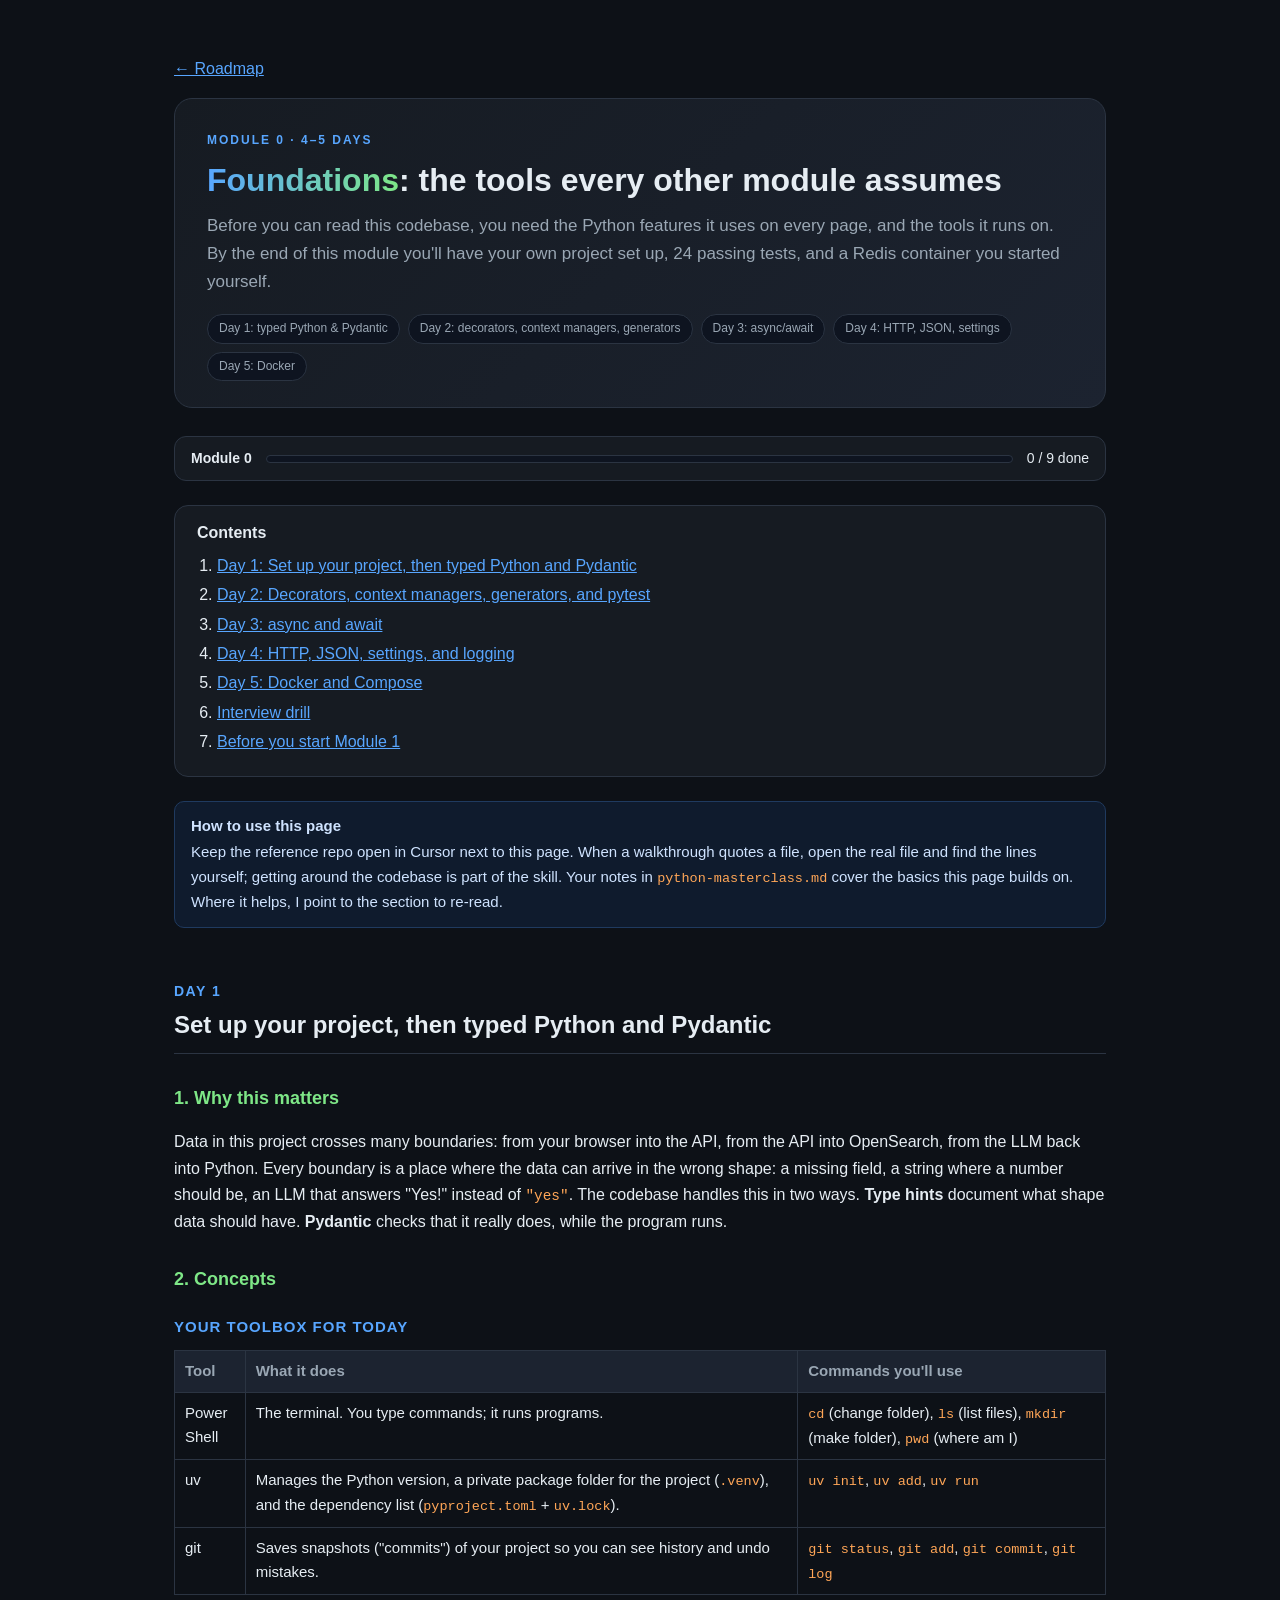
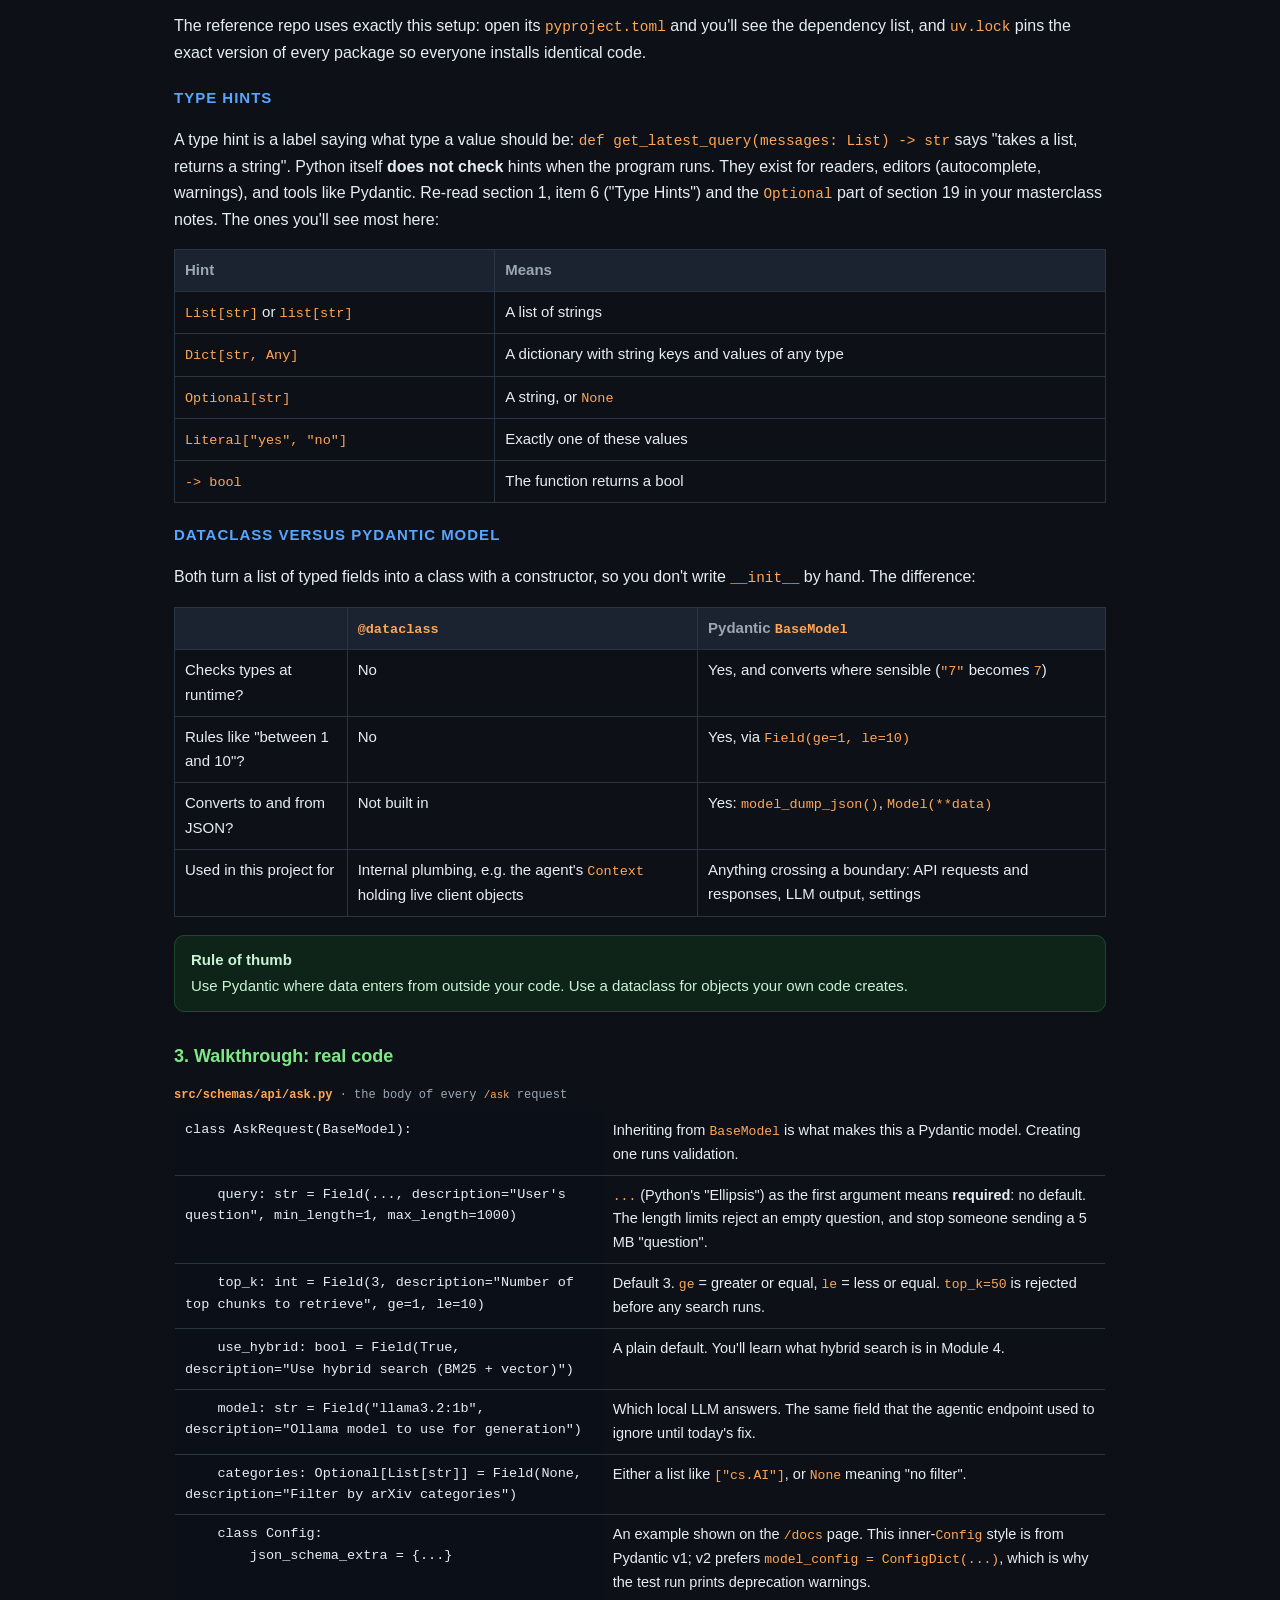
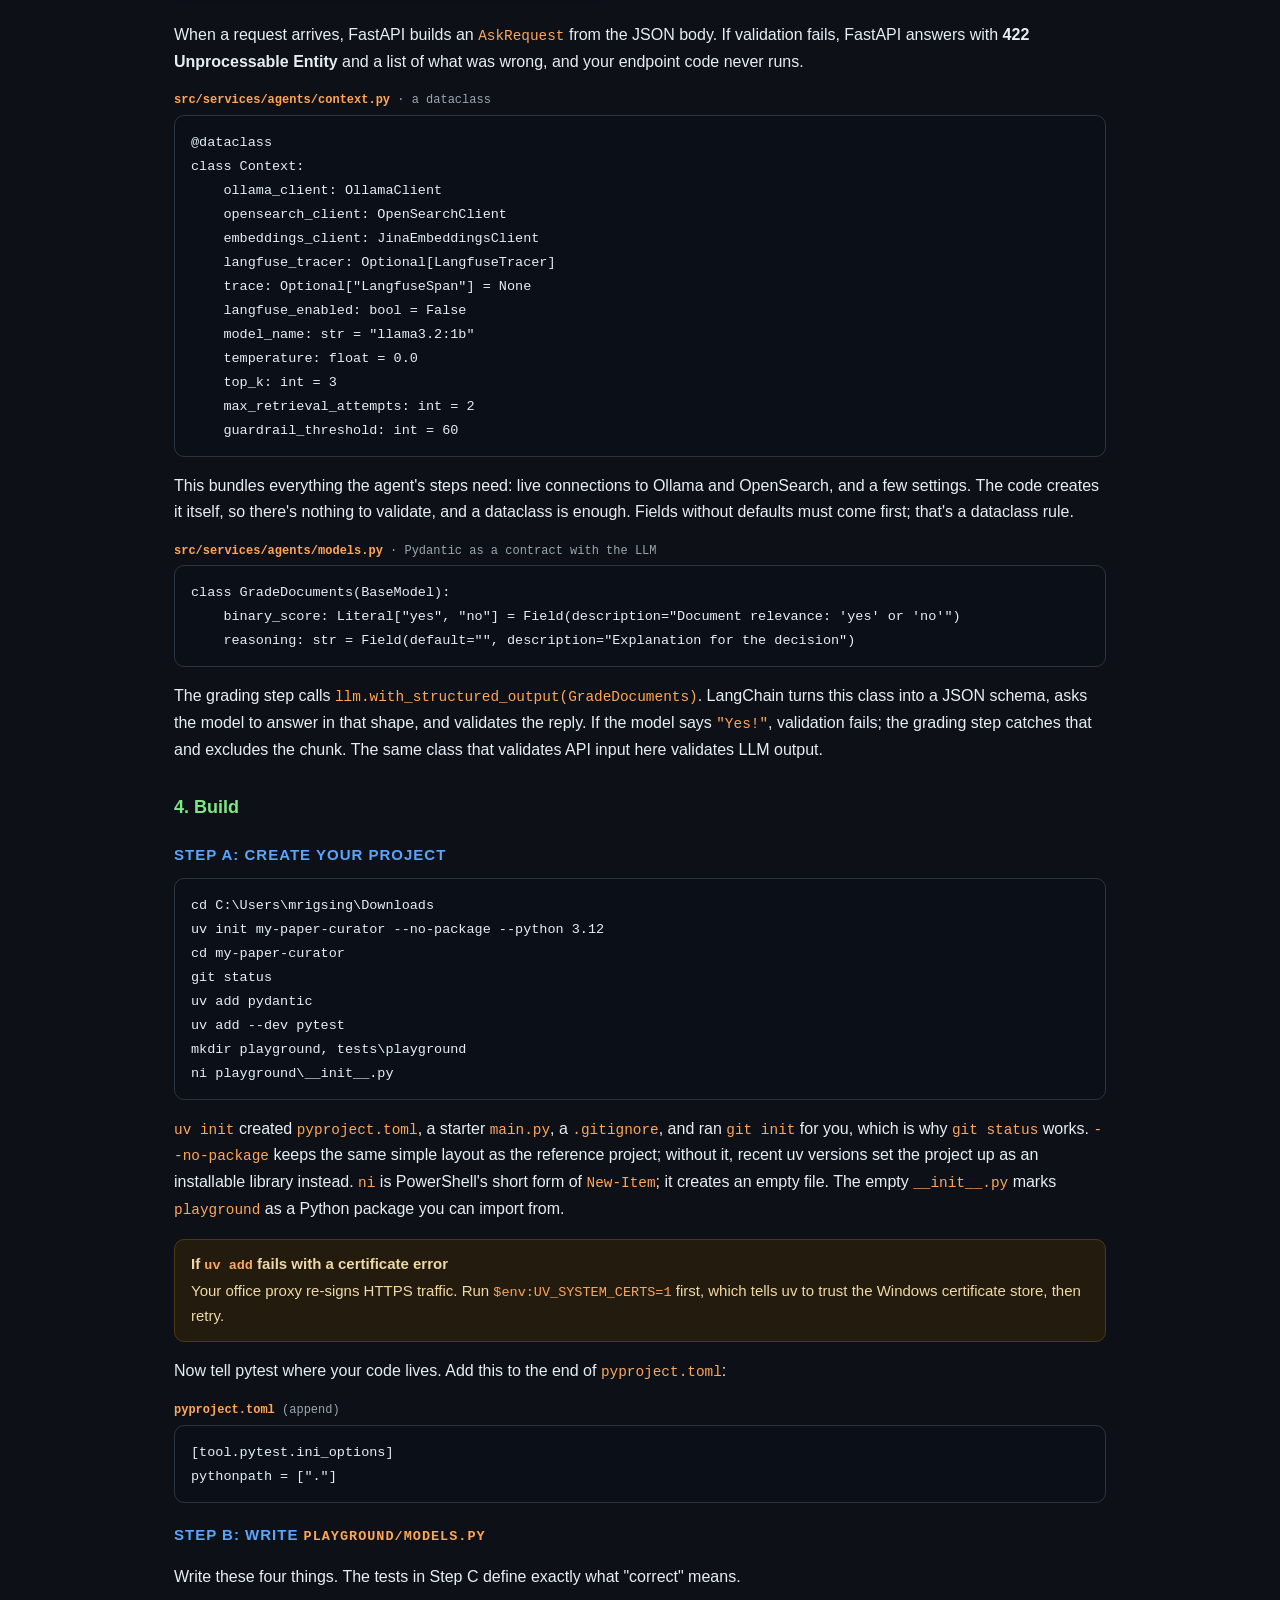
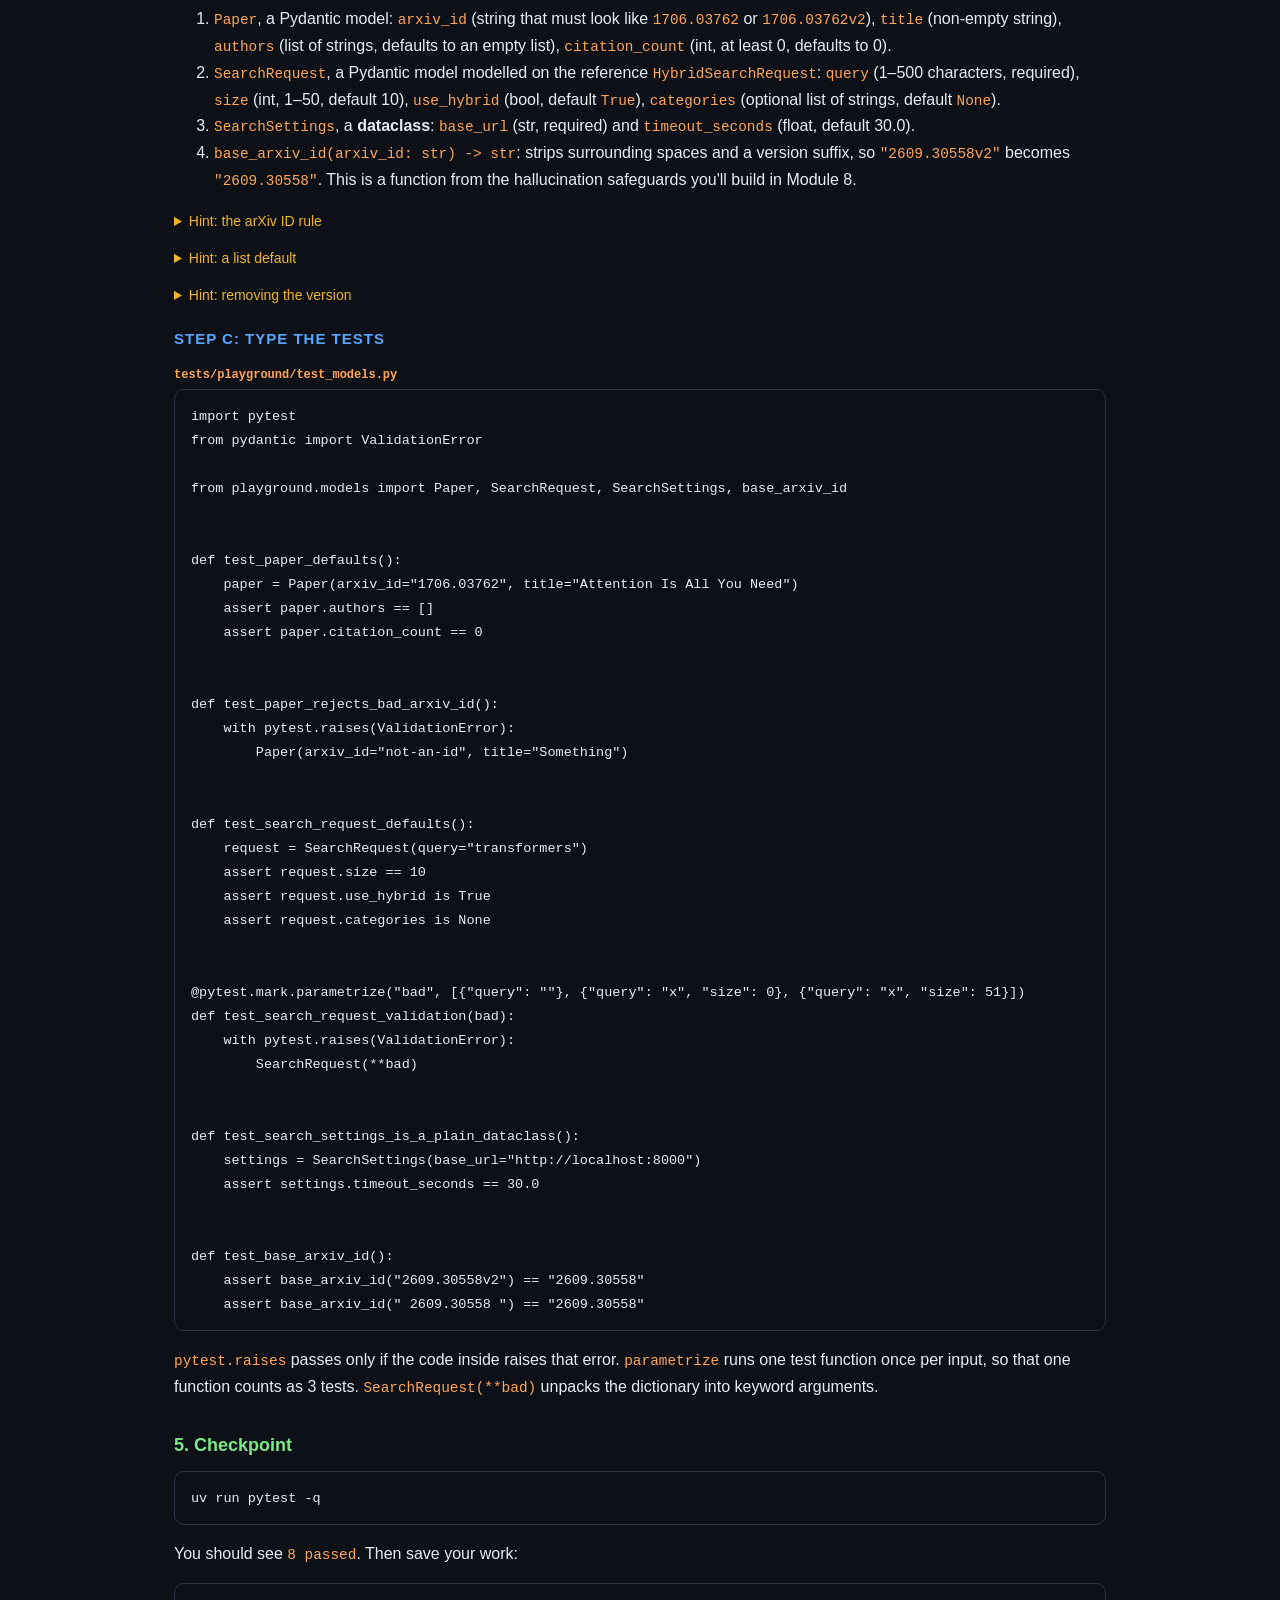
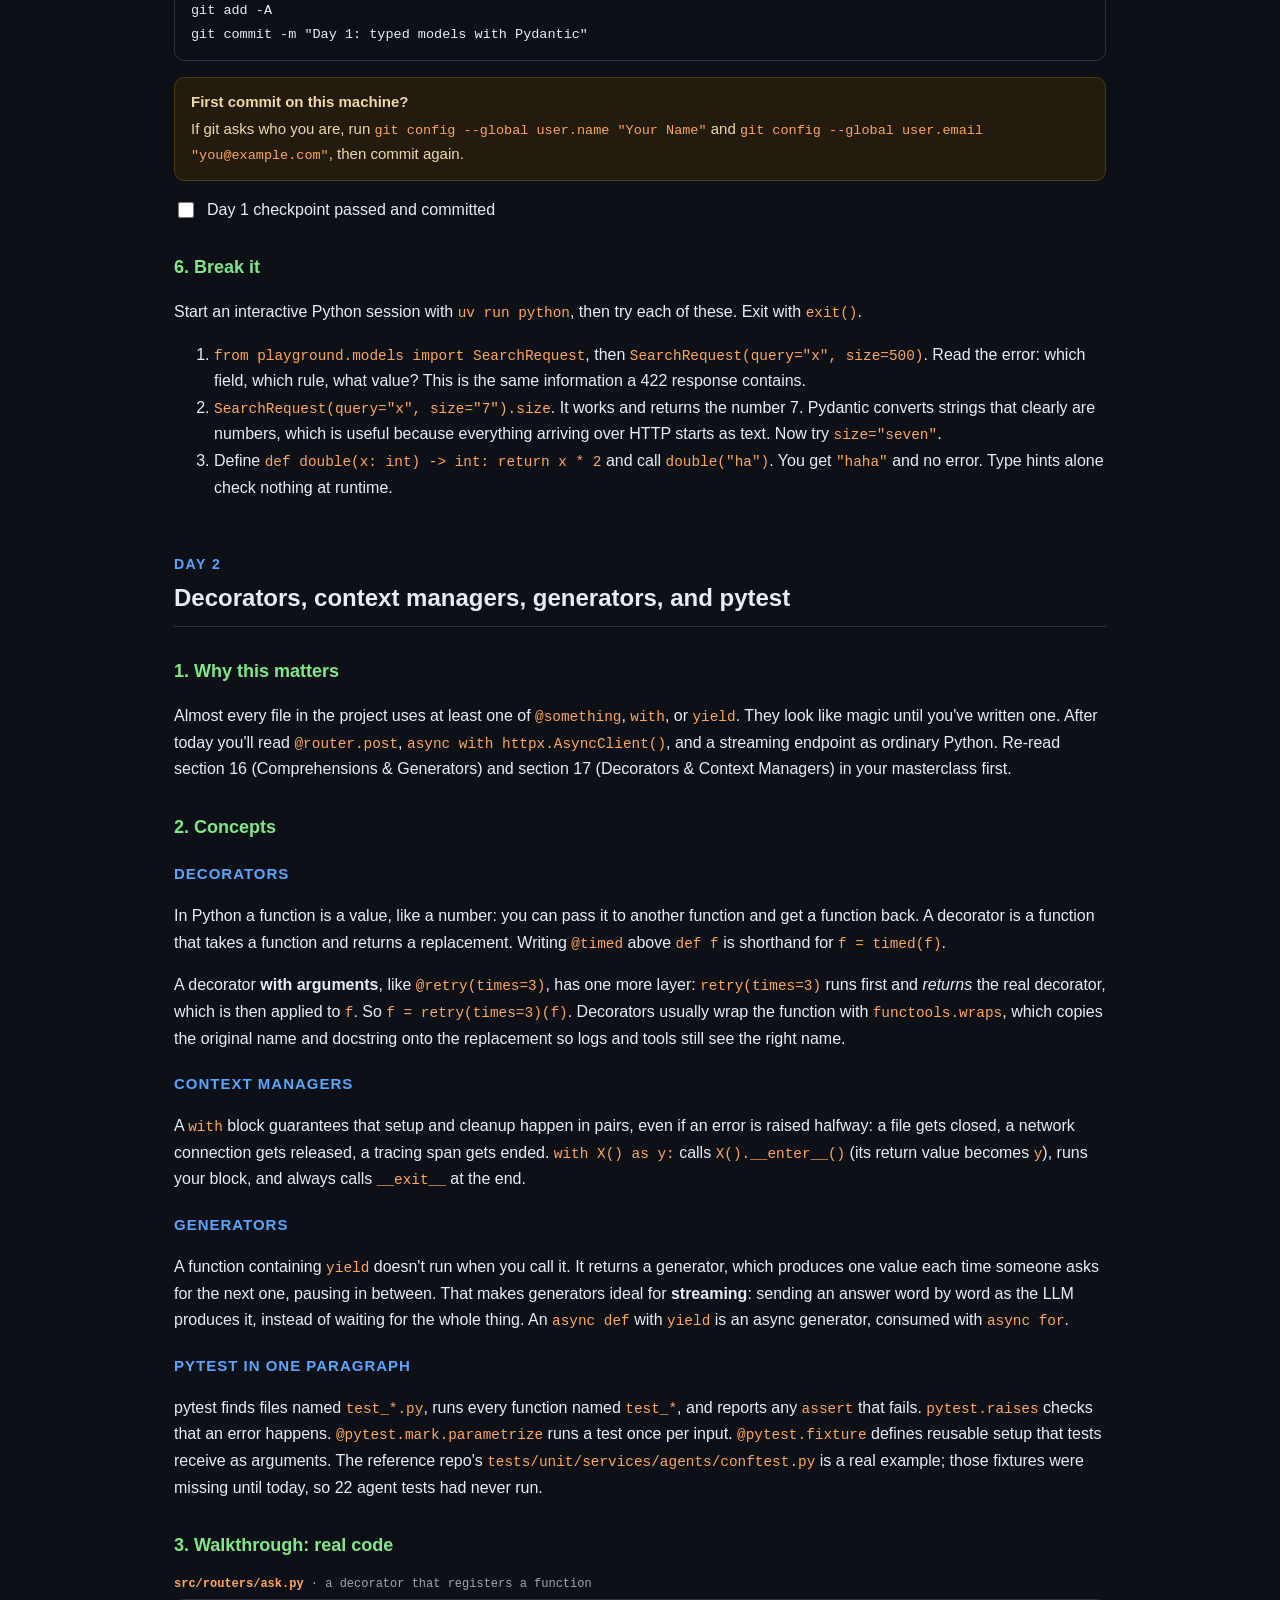
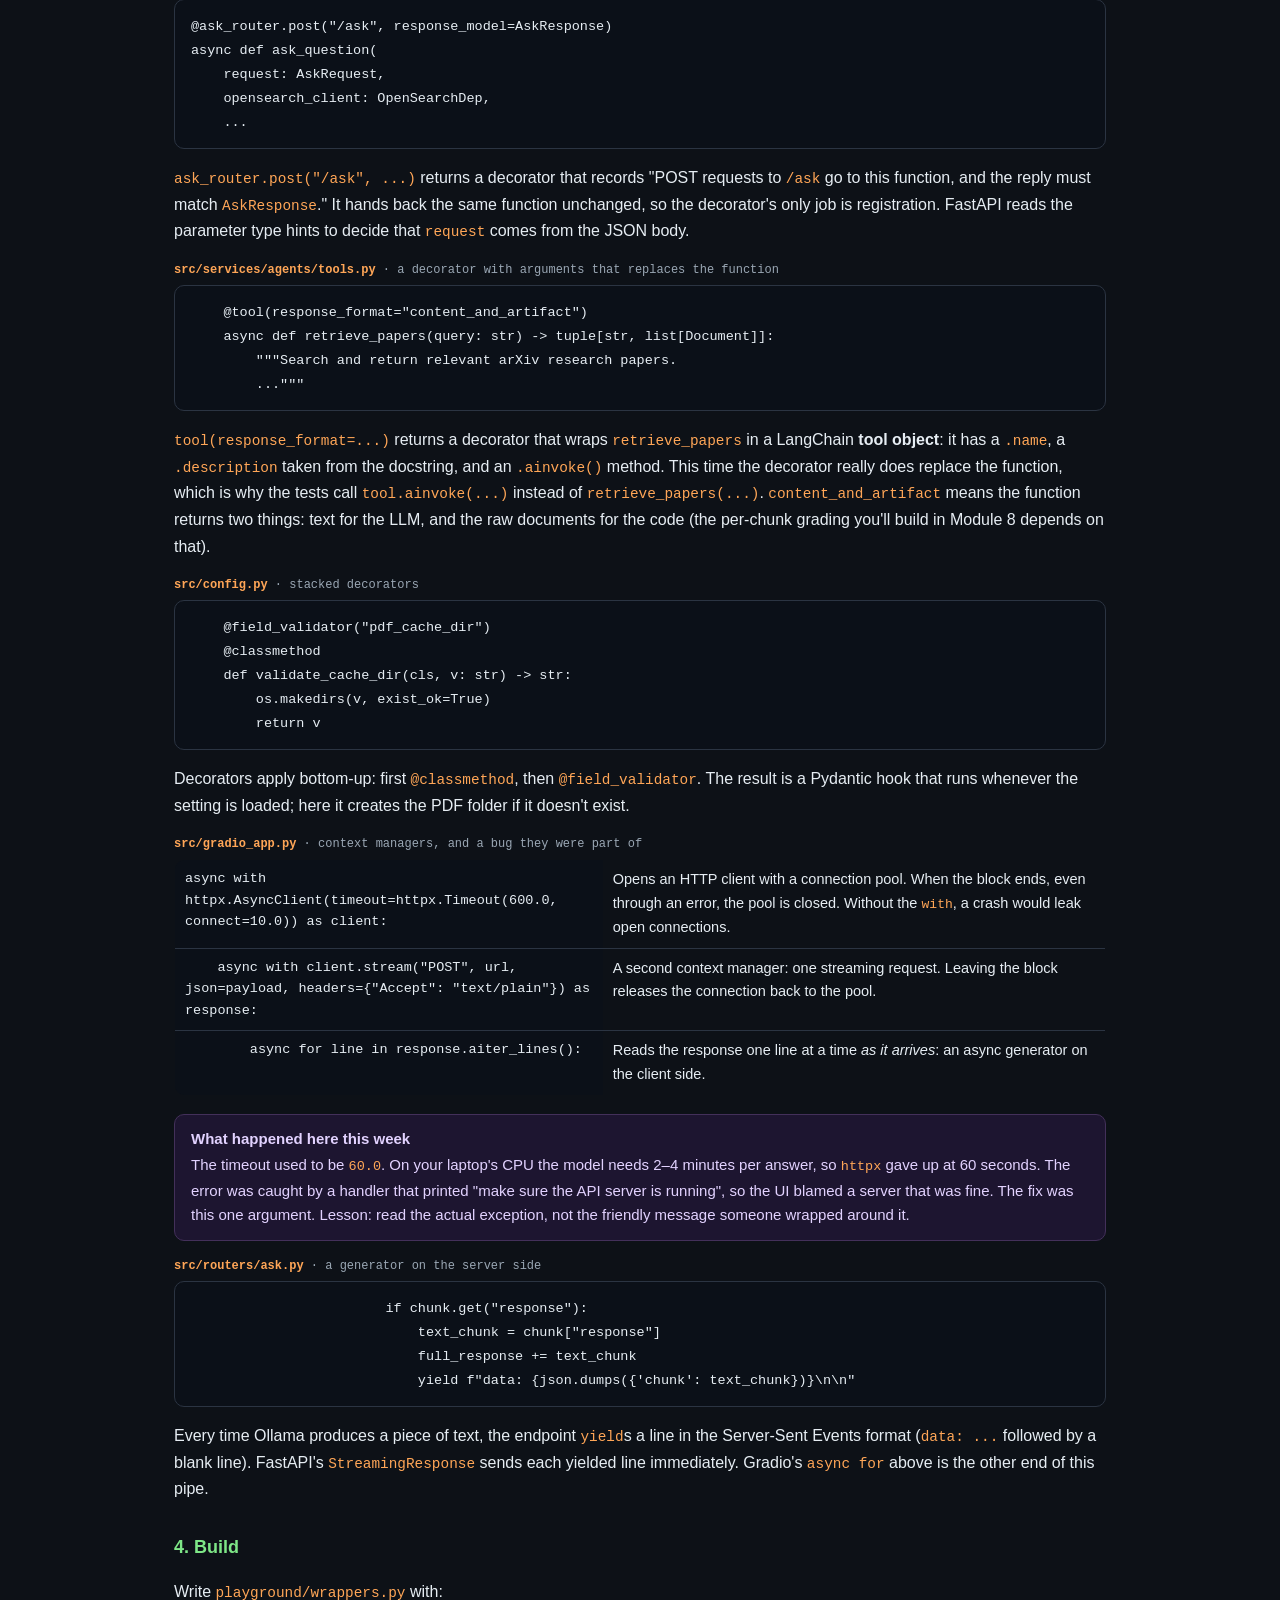
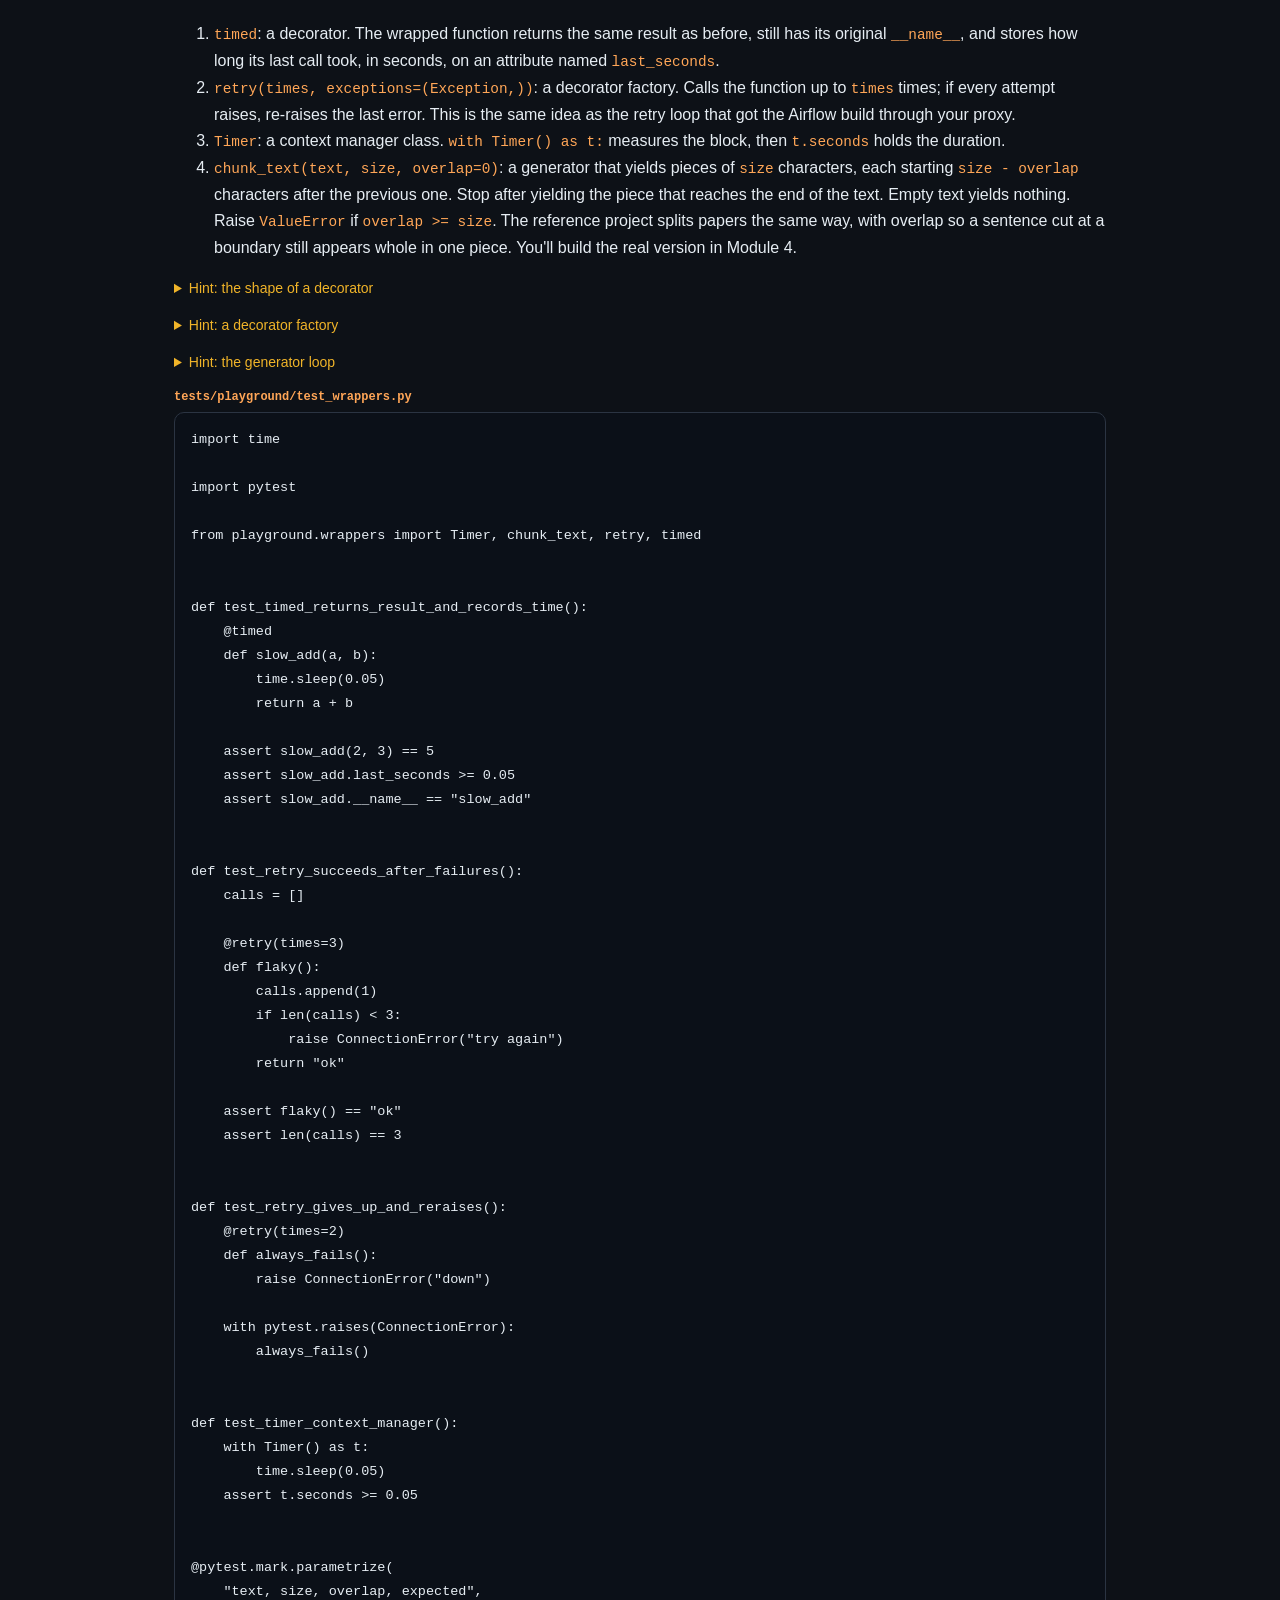
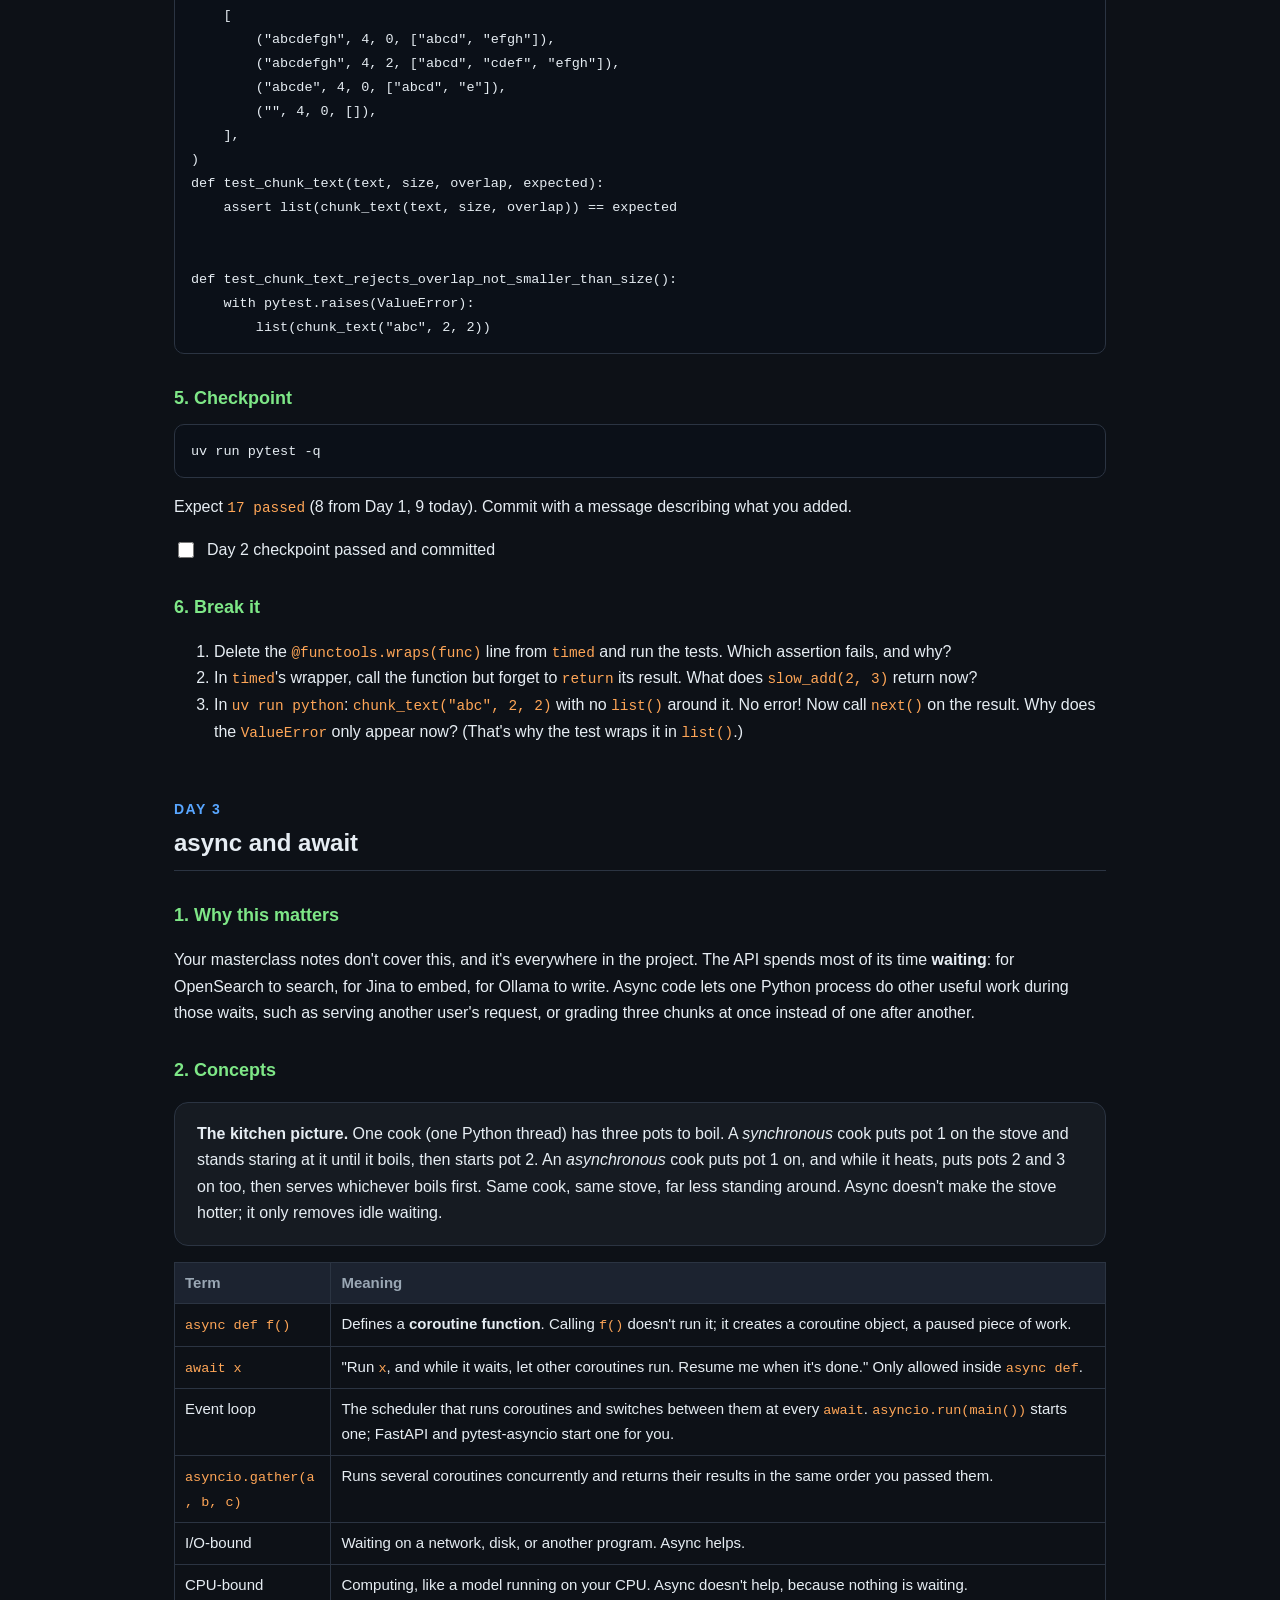
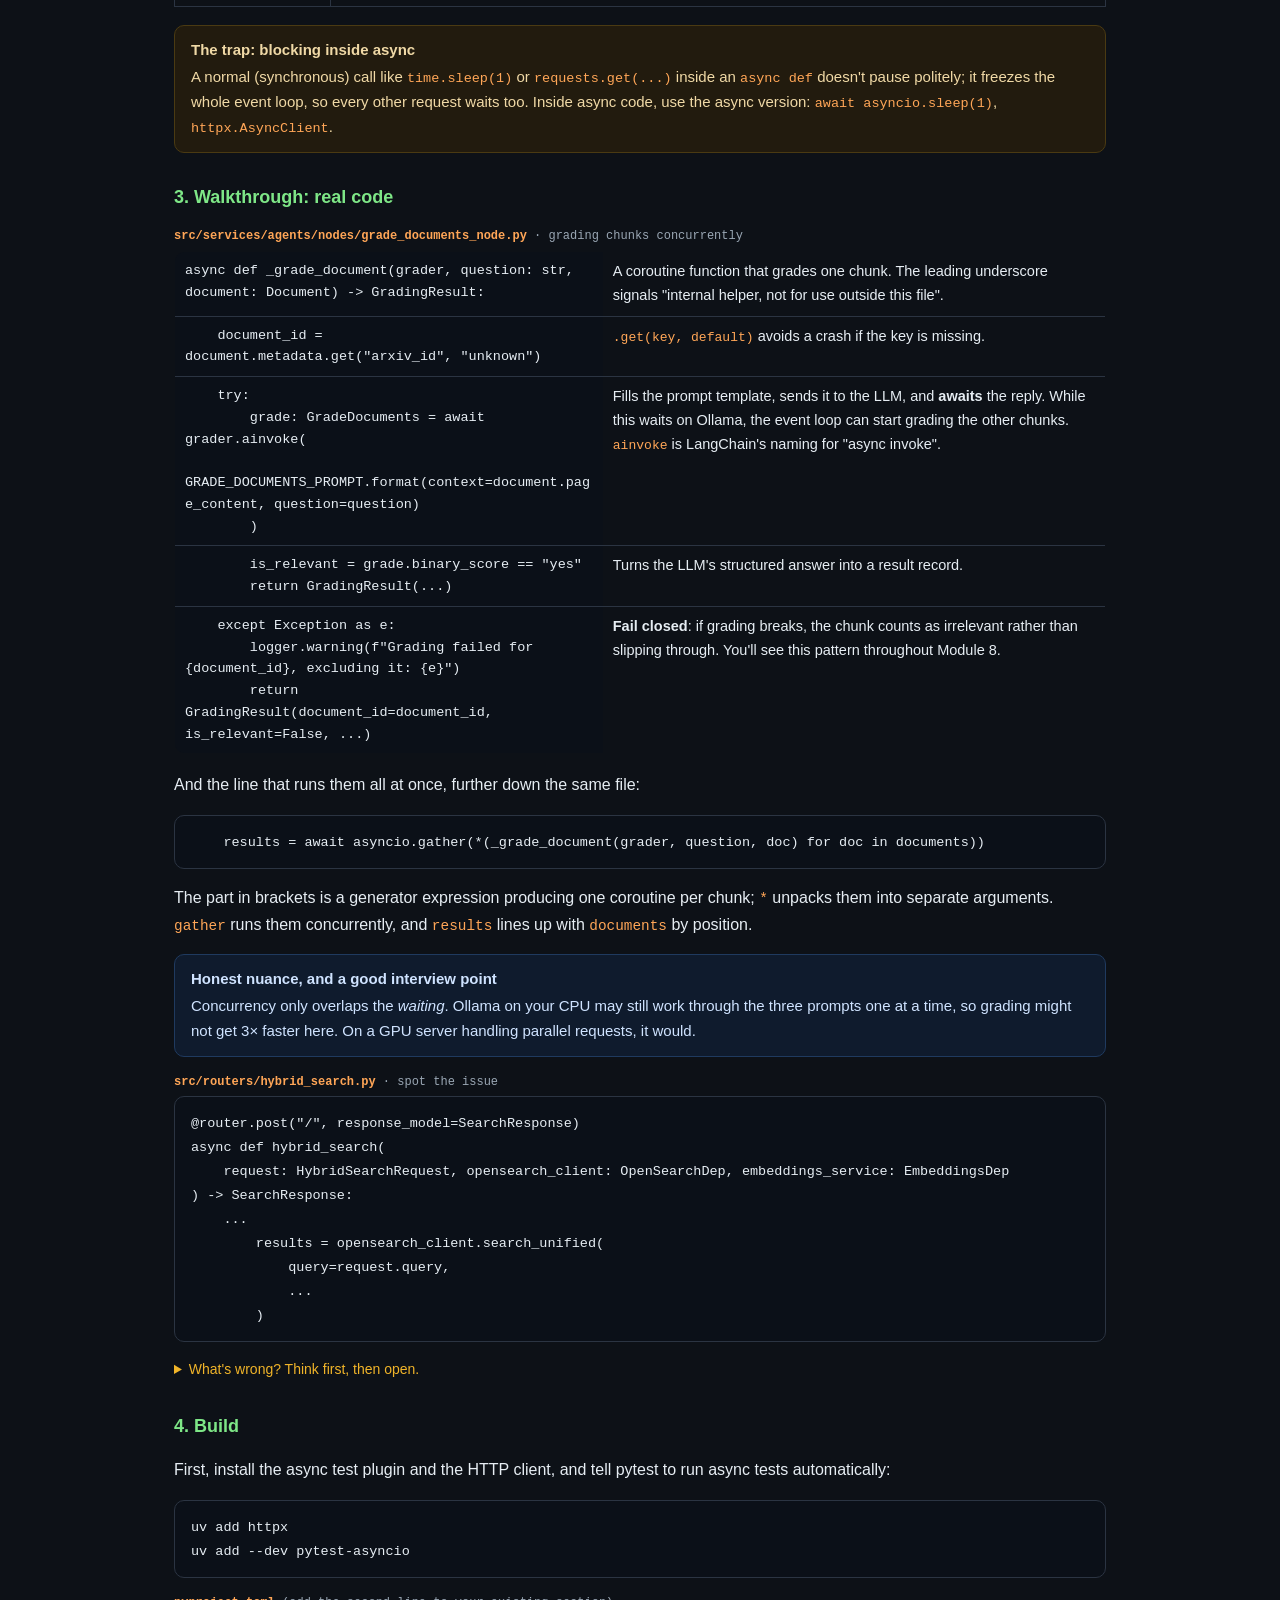
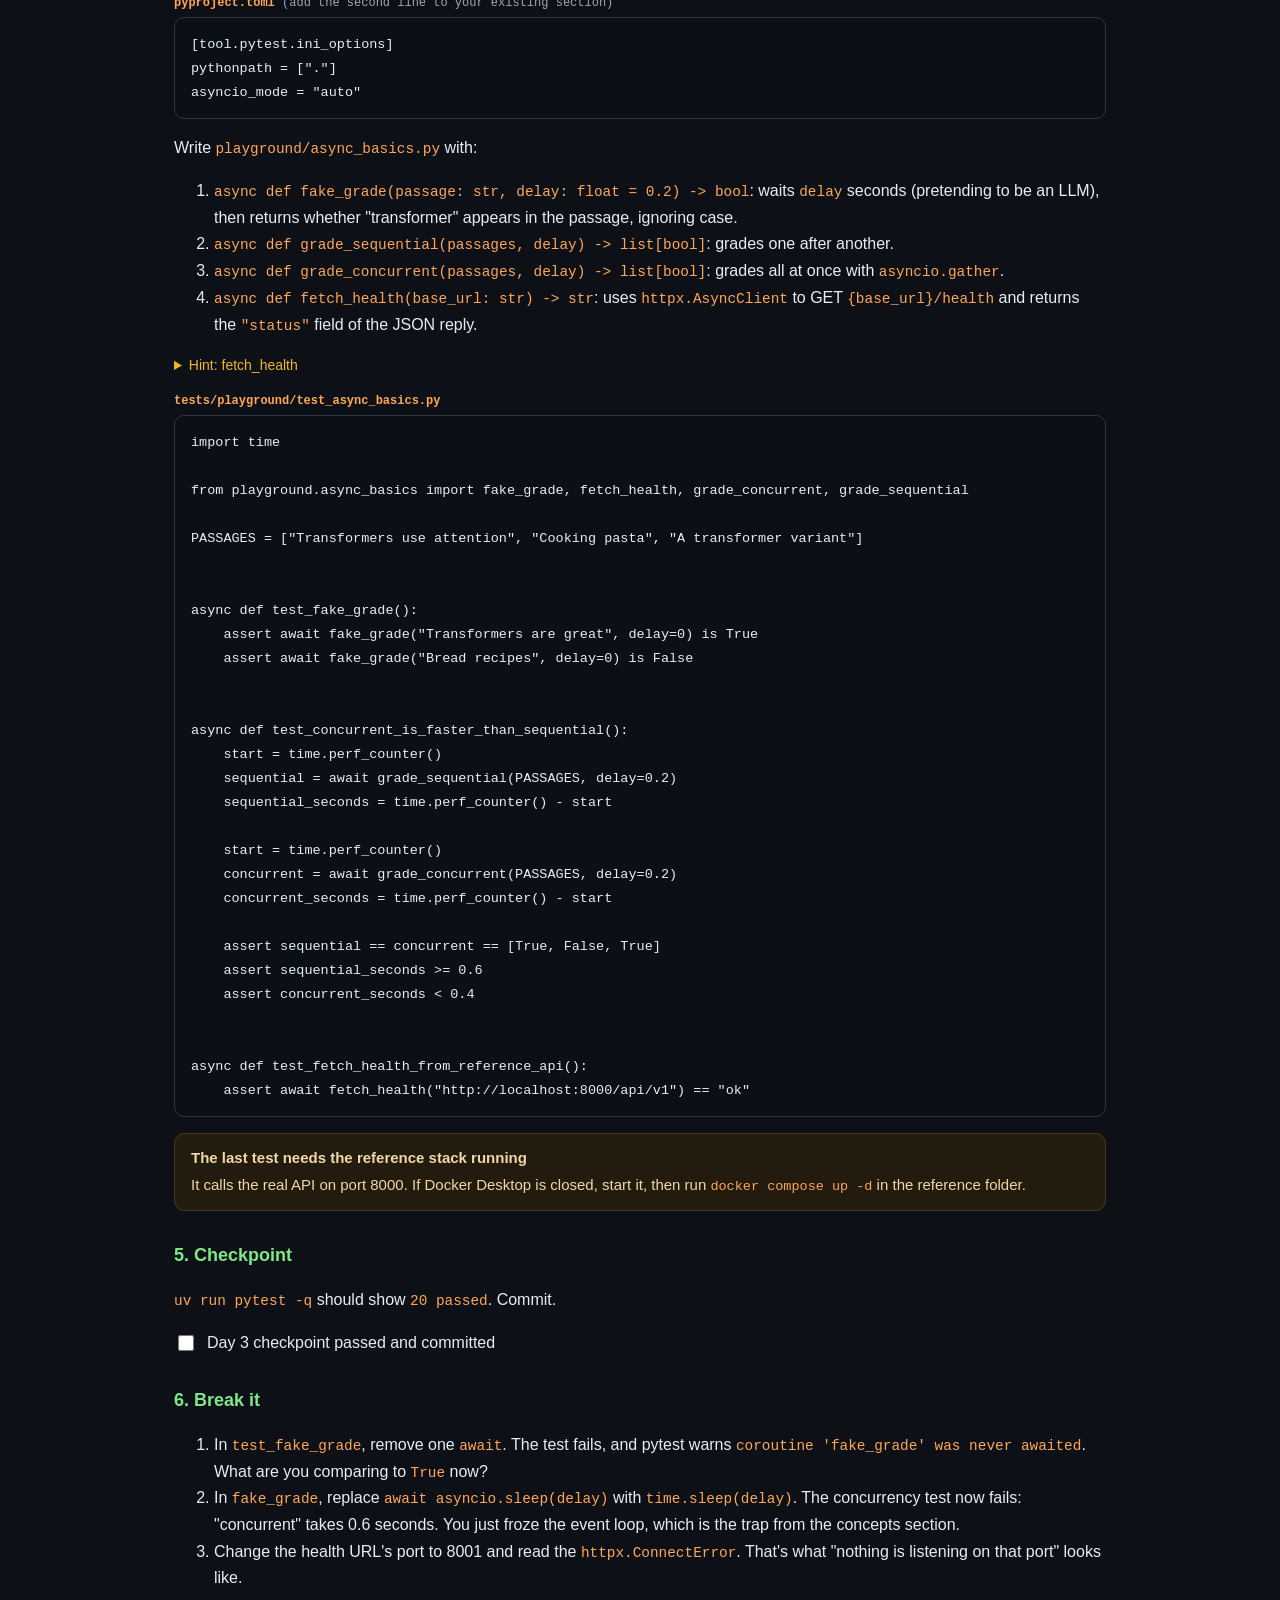
<file: rag-learning-guide/module-00-foundations.html>
<!DOCTYPE html>
<html lang="en">
<head>
<meta charset="UTF-8" />
<meta name="viewport" content="width=device-width, initial-scale=1.0" />
<title>Module 0 — Foundations</title>
<link rel="stylesheet" href="assets/guide.css" />
</head>
<body>
<div class="wrap">

  <p><a href="index.html">&larr; Roadmap</a></p>

  <header class="hero">
    <p class="kicker">Module 0 &middot; 4&ndash;5 days</p>
    <h1><span class="grad">Foundations</span>: the tools every other module assumes</h1>
    <p class="lede">
      Before you can read this codebase, you need the Python features it uses on every page, and the tools it runs on.
      By the end of this module you'll have your own project set up, 24 passing tests, and a Redis container you
      started yourself.
    </p>
    <div class="pill-row">
      <span class="pill">Day 1: typed Python &amp; Pydantic</span>
      <span class="pill">Day 2: decorators, context managers, generators</span>
      <span class="pill">Day 3: async/await</span>
      <span class="pill">Day 4: HTTP, JSON, settings</span>
      <span class="pill">Day 5: Docker</span>
    </div>
  </header>

  <div class="progress"><strong>Module 0</strong><div class="bar"><span></span></div><span class="count"></span></div>

  <div class="toc">
    <strong>Contents</strong>
    <ol>
      <li><a href="#day1">Day 1: Set up your project, then typed Python and Pydantic</a></li>
      <li><a href="#day2">Day 2: Decorators, context managers, generators, and pytest</a></li>
      <li><a href="#day3">Day 3: async and await</a></li>
      <li><a href="#day4">Day 4: HTTP, JSON, settings, and logging</a></li>
      <li><a href="#day5">Day 5: Docker and Compose</a></li>
      <li><a href="#drill">Interview drill</a></li>
      <li><a href="#done">Before you start Module 1</a></li>
    </ol>
  </div>

  <div class="callout info">
    <b>How to use this page</b>
    Keep the reference repo open in Cursor next to this page. When a walkthrough quotes a file, open the real file
    and find the lines yourself; getting around the codebase is part of the skill. Your notes in
    <code>python-masterclass.md</code> cover the basics this page builds on. Where it helps, I point to the section to
    re-read.
  </div>

  <!-- ================================================================== -->
  <!-- DAY 1                                                              -->
  <!-- ================================================================== -->
  <h2 id="day1"><span class="day">Day 1</span>Set up your project, then typed Python and Pydantic</h2>

  <h3>1. Why this matters</h3>
  <p>
    Data in this project crosses many boundaries: from your browser into the API, from the API into OpenSearch,
    from the LLM back into Python. Every boundary is a place where the data can arrive in the wrong shape: a missing
    field, a string where a number should be, an LLM that answers "Yes!" instead of <code>"yes"</code>. The codebase
    handles this in two ways. <b>Type hints</b> document what shape data should have. <b>Pydantic</b> checks that it
    really does, while the program runs.
  </p>

  <h3>2. Concepts</h3>

  <h4>Your toolbox for today</h4>
  <table class="plain">
    <tr><th>Tool</th><th>What it does</th><th>Commands you'll use</th></tr>
    <tr><td>PowerShell</td><td>The terminal. You type commands; it runs programs.</td>
      <td><code>cd</code> (change folder), <code>ls</code> (list files), <code>mkdir</code> (make folder), <code>pwd</code> (where am I)</td></tr>
    <tr><td>uv</td><td>Manages the Python version, a private package folder for the project (<code>.venv</code>), and the dependency list (<code>pyproject.toml</code> + <code>uv.lock</code>).</td>
      <td><code>uv init</code>, <code>uv add</code>, <code>uv run</code></td></tr>
    <tr><td>git</td><td>Saves snapshots ("commits") of your project so you can see history and undo mistakes.</td>
      <td><code>git status</code>, <code>git add</code>, <code>git commit</code>, <code>git log</code></td></tr>
  </table>
  <p>
    The reference repo uses exactly this setup: open its <code>pyproject.toml</code> and you'll see the dependency
    list, and <code>uv.lock</code> pins the exact version of every package so everyone installs identical code.
  </p>

  <h4>Type hints</h4>
  <p>
    A type hint is a label saying what type a value should be: <code>def get_latest_query(messages: List) -&gt; str</code>
    says "takes a list, returns a string". Python itself <b>does not check</b> hints when the program runs. They exist for
    readers, editors (autocomplete, warnings), and tools like Pydantic. Re-read section 1, item 6 ("Type Hints") and the
    <code>Optional</code> part of section 19 in your masterclass notes. The ones you'll see most here:
  </p>
  <table class="plain">
    <tr><th>Hint</th><th>Means</th></tr>
    <tr><td><code>List[str]</code> or <code>list[str]</code></td><td>A list of strings</td></tr>
    <tr><td><code>Dict[str, Any]</code></td><td>A dictionary with string keys and values of any type</td></tr>
    <tr><td><code>Optional[str]</code></td><td>A string, or <code>None</code></td></tr>
    <tr><td><code>Literal["yes", "no"]</code></td><td>Exactly one of these values</td></tr>
    <tr><td><code>-&gt; bool</code></td><td>The function returns a bool</td></tr>
  </table>

  <h4>Dataclass versus Pydantic model</h4>
  <p>Both turn a list of typed fields into a class with a constructor, so you don't write <code>__init__</code> by hand. The difference:</p>
  <table class="plain">
    <tr><th></th><th><code>@dataclass</code></th><th>Pydantic <code>BaseModel</code></th></tr>
    <tr><td>Checks types at runtime?</td><td>No</td><td>Yes, and converts where sensible (<code>"7"</code> becomes <code>7</code>)</td></tr>
    <tr><td>Rules like "between 1 and 10"?</td><td>No</td><td>Yes, via <code>Field(ge=1, le=10)</code></td></tr>
    <tr><td>Converts to and from JSON?</td><td>Not built in</td><td>Yes: <code>model_dump_json()</code>, <code>Model(**data)</code></td></tr>
    <tr><td>Used in this project for</td><td>Internal plumbing, e.g. the agent's <code>Context</code> holding live client objects</td><td>Anything crossing a boundary: API requests and responses, LLM output, settings</td></tr>
  </table>
  <div class="callout tip"><b>Rule of thumb</b>Use Pydantic where data enters from outside your code. Use a dataclass for objects your own code creates.</div>

  <h3>3. Walkthrough: real code</h3>

  <p class="file"><b>src/schemas/api/ask.py</b> &middot; the body of every <code>/ask</code> request</p>
  <table class="walk">
    <tr><td><pre><code>class AskRequest(BaseModel):</code></pre></td>
      <td>Inheriting from <code>BaseModel</code> is what makes this a Pydantic model. Creating one runs validation.</td></tr>
    <tr><td><pre><code>    query: str = Field(..., description="User's question", min_length=1, max_length=1000)</code></pre></td>
      <td><code>...</code> (Python's "Ellipsis") as the first argument means <b>required</b>: no default. The length limits reject an empty question, and stop someone sending a 5 MB "question".</td></tr>
    <tr><td><pre><code>    top_k: int = Field(3, description="Number of top chunks to retrieve", ge=1, le=10)</code></pre></td>
      <td>Default 3. <code>ge</code> = greater or equal, <code>le</code> = less or equal. <code>top_k=50</code> is rejected before any search runs.</td></tr>
    <tr><td><pre><code>    use_hybrid: bool = Field(True, description="Use hybrid search (BM25 + vector)")</code></pre></td>
      <td>A plain default. You'll learn what hybrid search is in Module 4.</td></tr>
    <tr><td><pre><code>    model: str = Field("llama3.2:1b", description="Ollama model to use for generation")</code></pre></td>
      <td>Which local LLM answers. The same field that the agentic endpoint used to ignore until today's fix.</td></tr>
    <tr><td><pre><code>    categories: Optional[List[str]] = Field(None, description="Filter by arXiv categories")</code></pre></td>
      <td>Either a list like <code>["cs.AI"]</code>, or <code>None</code> meaning "no filter".</td></tr>
    <tr><td><pre><code>    class Config:
        json_schema_extra = {...}</code></pre></td>
      <td>An example shown on the <code>/docs</code> page. This inner-<code>Config</code> style is from Pydantic v1; v2 prefers <code>model_config = ConfigDict(...)</code>, which is why the test run prints deprecation warnings.</td></tr>
  </table>
  <p>
    When a request arrives, FastAPI builds an <code>AskRequest</code> from the JSON body. If validation fails,
    FastAPI answers with <b>422 Unprocessable Entity</b> and a list of what was wrong, and your endpoint code never runs.
  </p>

  <p class="file"><b>src/services/agents/context.py</b> &middot; a dataclass</p>
  <pre><code>@dataclass
class Context:
    ollama_client: OllamaClient
    opensearch_client: OpenSearchClient
    embeddings_client: JinaEmbeddingsClient
    langfuse_tracer: Optional[LangfuseTracer]
    trace: Optional["LangfuseSpan"] = None
    langfuse_enabled: bool = False
    model_name: str = "llama3.2:1b"
    temperature: float = 0.0
    top_k: int = 3
    max_retrieval_attempts: int = 2
    guardrail_threshold: int = 60</code></pre>
  <p>
    This bundles everything the agent's steps need: live connections to Ollama and OpenSearch, and a few settings.
    The code creates it itself, so there's nothing to validate, and a dataclass is enough. Fields without defaults must
    come first; that's a dataclass rule.
  </p>

  <p class="file"><b>src/services/agents/models.py</b> &middot; Pydantic as a contract with the LLM</p>
  <pre><code>class GradeDocuments(BaseModel):
    binary_score: Literal["yes", "no"] = Field(description="Document relevance: 'yes' or 'no'")
    reasoning: str = Field(default="", description="Explanation for the decision")</code></pre>
  <p>
    The grading step calls <code>llm.with_structured_output(GradeDocuments)</code>. LangChain turns this class into a
    JSON schema, asks the model to answer in that shape, and validates the reply. If the model says <code>"Yes!"</code>,
    validation fails; the grading step catches that and excludes the chunk. The same class that validates API input
    here validates LLM output.
  </p>

  <h3>4. Build</h3>

  <h4>Step A: create your project</h4>
  <pre><code>cd C:\Users\mrigsing\Downloads
uv init my-paper-curator --no-package --python 3.12
cd my-paper-curator
git status
uv add pydantic
uv add --dev pytest
mkdir playground, tests\playground
ni playground\__init__.py</code></pre>
  <p>
    <code>uv init</code> created <code>pyproject.toml</code>, a starter <code>main.py</code>, a <code>.gitignore</code>, and ran
    <code>git init</code> for you, which is why <code>git status</code> works. <code>--no-package</code> keeps the same simple
    layout as the reference project; without it, recent uv versions set the project up as an installable library instead. <code>ni</code> is PowerShell's short form of
    <code>New-Item</code>; it creates an empty file. The empty <code>__init__.py</code> marks <code>playground</code> as a
    Python package you can import from.
  </p>
  <div class="callout warn">
    <b>If <code>uv add</code> fails with a certificate error</b>
    Your office proxy re-signs HTTPS traffic. Run <code>$env:UV_SYSTEM_CERTS=1</code> first, which tells uv to trust the
    Windows certificate store, then retry.
  </div>
  <p>Now tell pytest where your code lives. Add this to the end of <code>pyproject.toml</code>:</p>
  <p class="file"><b>pyproject.toml</b> (append)</p>
  <pre><code>[tool.pytest.ini_options]
pythonpath = ["."]</code></pre>

  <h4>Step B: write <code>playground/models.py</code></h4>
  <p>Write these four things. The tests in Step C define exactly what "correct" means.</p>
  <ol>
    <li><code>Paper</code>, a Pydantic model: <code>arxiv_id</code> (string that must look like <code>1706.03762</code> or
      <code>1706.03762v2</code>), <code>title</code> (non-empty string), <code>authors</code> (list of strings, defaults to an
      empty list), <code>citation_count</code> (int, at least 0, defaults to 0).</li>
    <li><code>SearchRequest</code>, a Pydantic model modelled on the reference <code>HybridSearchRequest</code>:
      <code>query</code> (1&ndash;500 characters, required), <code>size</code> (int, 1&ndash;50, default 10),
      <code>use_hybrid</code> (bool, default <code>True</code>), <code>categories</code> (optional list of strings, default <code>None</code>).</li>
    <li><code>SearchSettings</code>, a <b>dataclass</b>: <code>base_url</code> (str, required) and <code>timeout_seconds</code> (float, default 30.0).</li>
    <li><code>base_arxiv_id(arxiv_id: str) -&gt; str</code>: strips surrounding spaces and a version suffix, so
      <code>"2609.30558v2"</code> becomes <code>"2609.30558"</code>. This is a function from the hallucination safeguards you'll
      build in Module 8.</li>
  </ol>
  <details class="hint"><summary>Hint: the arXiv ID rule</summary>
    <p><code>Field(pattern=r"^\d{4}\.\d{4,5}(v\d+)?$")</code>. Read it as: start, 4 digits, a dot, 4 or 5 digits, optionally
      "v" plus digits, end.</p></details>
  <details class="hint"><summary>Hint: a list default</summary>
    <p>Never write <code>authors: list[str] = []</code> in a dataclass; every instance would share one list. Pydantic copies
      defaults safely, but the habit worth building is <code>Field(default_factory=list)</code>.</p></details>
  <details class="hint"><summary>Hint: removing the version</summary>
    <p><code>re.sub(r"v\d+$", "", text)</code> replaces "v plus digits at the very end" with nothing. Call <code>.strip()</code> first.</p></details>

  <h4>Step C: type the tests</h4>
  <p class="file"><b>tests/playground/test_models.py</b></p>
  <pre><code>import pytest
from pydantic import ValidationError

from playground.models import Paper, SearchRequest, SearchSettings, base_arxiv_id


def test_paper_defaults():
    paper = Paper(arxiv_id="1706.03762", title="Attention Is All You Need")
    assert paper.authors == []
    assert paper.citation_count == 0


def test_paper_rejects_bad_arxiv_id():
    with pytest.raises(ValidationError):
        Paper(arxiv_id="not-an-id", title="Something")


def test_search_request_defaults():
    request = SearchRequest(query="transformers")
    assert request.size == 10
    assert request.use_hybrid is True
    assert request.categories is None


@pytest.mark.parametrize("bad", [{"query": ""}, {"query": "x", "size": 0}, {"query": "x", "size": 51}])
def test_search_request_validation(bad):
    with pytest.raises(ValidationError):
        SearchRequest(**bad)


def test_search_settings_is_a_plain_dataclass():
    settings = SearchSettings(base_url="http://localhost:8000")
    assert settings.timeout_seconds == 30.0


def test_base_arxiv_id():
    assert base_arxiv_id("2609.30558v2") == "2609.30558"
    assert base_arxiv_id(" 2609.30558 ") == "2609.30558"</code></pre>
  <p>
    <code>pytest.raises</code> passes only if the code inside raises that error. <code>parametrize</code> runs one test
    function once per input, so that one function counts as 3 tests. <code>SearchRequest(**bad)</code> unpacks the
    dictionary into keyword arguments.
  </p>

  <h3>5. Checkpoint</h3>
  <pre><code>uv run pytest -q</code></pre>
  <p>You should see <code>8 passed</code>. Then save your work:</p>
  <pre><code>git add -A
git commit -m "Day 1: typed models with Pydantic"</code></pre>
  <div class="callout warn"><b>First commit on this machine?</b>
    If git asks who you are, run <code>git config --global user.name "Your Name"</code> and
    <code>git config --global user.email "you@example.com"</code>, then commit again.</div>
  <ul class="checklist"><li><input type="checkbox" data-id="m0-day1" /><span>Day 1 checkpoint passed and committed</span></li></ul>

  <h3>6. Break it</h3>
  <p>Start an interactive Python session with <code>uv run python</code>, then try each of these. Exit with <code>exit()</code>.</p>
  <ol>
    <li><code>from playground.models import SearchRequest</code>, then <code>SearchRequest(query="x", size=500)</code>. Read the
      error: which field, which rule, what value? This is the same information a 422 response contains.</li>
    <li><code>SearchRequest(query="x", size="7").size</code>. It works and returns the number 7. Pydantic converts strings
      that clearly are numbers, which is useful because everything arriving over HTTP starts as text.
      Now try <code>size="seven"</code>.</li>
    <li>Define <code>def double(x: int) -&gt; int: return x * 2</code> and call <code>double("ha")</code>. You get
      <code>"haha"</code> and no error. Type hints alone check nothing at runtime.</li>
  </ol>

  <!-- ================================================================== -->
  <!-- DAY 2                                                              -->
  <!-- ================================================================== -->
  <h2 id="day2"><span class="day">Day 2</span>Decorators, context managers, generators, and pytest</h2>

  <h3>1. Why this matters</h3>
  <p>
    Almost every file in the project uses at least one of <code>@something</code>, <code>with</code>, or <code>yield</code>.
    They look like magic until you've written one. After today you'll read <code>@router.post</code>,
    <code>async with httpx.AsyncClient()</code>, and a streaming endpoint as ordinary Python. Re-read section 16
    (Comprehensions &amp; Generators) and section 17 (Decorators &amp; Context Managers) in your masterclass first.
  </p>

  <h3>2. Concepts</h3>
  <h4>Decorators</h4>
  <p>
    In Python a function is a value, like a number: you can pass it to another function and get a function back.
    A decorator is a function that takes a function and returns a replacement. Writing <code>@timed</code> above
    <code>def f</code> is shorthand for <code>f = timed(f)</code>.
  </p>
  <p>
    A decorator <b>with arguments</b>, like <code>@retry(times=3)</code>, has one more layer: <code>retry(times=3)</code>
    runs first and <em>returns</em> the real decorator, which is then applied to <code>f</code>. So
    <code>f = retry(times=3)(f)</code>. Decorators usually wrap the function with <code>functools.wraps</code>, which copies
    the original name and docstring onto the replacement so logs and tools still see the right name.
  </p>
  <h4>Context managers</h4>
  <p>
    A <code>with</code> block guarantees that setup and cleanup happen in pairs, even if an error is raised halfway:
    a file gets closed, a network connection gets released, a tracing span gets ended. <code>with X() as y:</code> calls
    <code>X().__enter__()</code> (its return value becomes <code>y</code>), runs your block, and always calls
    <code>__exit__</code> at the end.
  </p>
  <h4>Generators</h4>
  <p>
    A function containing <code>yield</code> doesn't run when you call it. It returns a generator, which produces one
    value each time someone asks for the next one, pausing in between. That makes generators ideal for
    <b>streaming</b>: sending an answer word by word as the LLM produces it, instead of waiting for the whole thing.
    An <code>async def</code> with <code>yield</code> is an async generator, consumed with <code>async for</code>.
  </p>
  <h4>pytest in one paragraph</h4>
  <p>
    pytest finds files named <code>test_*.py</code>, runs every function named <code>test_*</code>, and reports any
    <code>assert</code> that fails. <code>pytest.raises</code> checks that an error happens.
    <code>@pytest.mark.parametrize</code> runs a test once per input. <code>@pytest.fixture</code> defines reusable setup
    that tests receive as arguments. The reference repo's <code>tests/unit/services/agents/conftest.py</code> is a real
    example; those fixtures were missing until today, so 22 agent tests had never run.
  </p>

  <h3>3. Walkthrough: real code</h3>

  <p class="file"><b>src/routers/ask.py</b> &middot; a decorator that registers a function</p>
  <pre><code>@ask_router.post("/ask", response_model=AskResponse)
async def ask_question(
    request: AskRequest,
    opensearch_client: OpenSearchDep,
    ...</code></pre>
  <p>
    <code>ask_router.post("/ask", ...)</code> returns a decorator that records "POST requests to <code>/ask</code> go to this
    function, and the reply must match <code>AskResponse</code>." It hands back the same function unchanged, so the
    decorator's only job is registration. FastAPI reads the parameter type hints to decide that <code>request</code> comes
    from the JSON body.
  </p>

  <p class="file"><b>src/services/agents/tools.py</b> &middot; a decorator with arguments that replaces the function</p>
  <pre><code>    @tool(response_format="content_and_artifact")
    async def retrieve_papers(query: str) -&gt; tuple[str, list[Document]]:
        """Search and return relevant arXiv research papers.
        ..."""</code></pre>
  <p>
    <code>tool(response_format=...)</code> returns a decorator that wraps <code>retrieve_papers</code> in a LangChain
    <b>tool object</b>: it has a <code>.name</code>, a <code>.description</code> taken from the docstring, and an
    <code>.ainvoke()</code> method. This time the decorator really does replace the function, which is why the tests call
    <code>tool.ainvoke(...)</code> instead of <code>retrieve_papers(...)</code>. <code>content_and_artifact</code> means
    the function returns two things: text for the LLM, and the raw documents for the code (the per-chunk grading
    you'll build in Module 8 depends on that).
  </p>

  <p class="file"><b>src/config.py</b> &middot; stacked decorators</p>
  <pre><code>    @field_validator("pdf_cache_dir")
    @classmethod
    def validate_cache_dir(cls, v: str) -&gt; str:
        os.makedirs(v, exist_ok=True)
        return v</code></pre>
  <p>
    Decorators apply bottom-up: first <code>@classmethod</code>, then <code>@field_validator</code>. The result is a Pydantic
    hook that runs whenever the setting is loaded; here it creates the PDF folder if it doesn't exist.
  </p>

  <p class="file"><b>src/gradio_app.py</b> &middot; context managers, and a bug they were part of</p>
  <table class="walk">
    <tr><td><pre><code>async with httpx.AsyncClient(timeout=httpx.Timeout(600.0, connect=10.0)) as client:</code></pre></td>
      <td>Opens an HTTP client with a connection pool. When the block ends, even through an error, the pool is closed. Without the <code>with</code>, a crash would leak open connections.</td></tr>
    <tr><td><pre><code>    async with client.stream("POST", url, json=payload, headers={"Accept": "text/plain"}) as response:</code></pre></td>
      <td>A second context manager: one streaming request. Leaving the block releases the connection back to the pool.</td></tr>
    <tr><td><pre><code>        async for line in response.aiter_lines():</code></pre></td>
      <td>Reads the response one line at a time <em>as it arrives</em>: an async generator on the client side.</td></tr>
  </table>
  <div class="callout story">
    <b>What happened here this week</b>
    The timeout used to be <code>60.0</code>. On your laptop's CPU the model needs 2&ndash;4 minutes per answer, so
    <code>httpx</code> gave up at 60 seconds. The error was caught by a handler that printed "make sure the API server is
    running", so the UI blamed a server that was fine. The fix was this one argument. Lesson: read the actual exception,
    not the friendly message someone wrapped around it.
  </div>

  <p class="file"><b>src/routers/ask.py</b> &middot; a generator on the server side</p>
  <pre><code>                        if chunk.get("response"):
                            text_chunk = chunk["response"]
                            full_response += text_chunk
                            yield f"data: {json.dumps({'chunk': text_chunk})}\n\n"</code></pre>
  <p>
    Every time Ollama produces a piece of text, the endpoint <code>yield</code>s a line in the Server-Sent Events format
    (<code>data: ...</code> followed by a blank line). FastAPI's <code>StreamingResponse</code> sends each yielded line
    immediately. Gradio's <code>async for</code> above is the other end of this pipe.
  </p>

  <h3>4. Build</h3>
  <p>Write <code>playground/wrappers.py</code> with:</p>
  <ol>
    <li><code>timed</code>: a decorator. The wrapped function returns the same result as before, still has its original
      <code>__name__</code>, and stores how long its last call took, in seconds, on an attribute named <code>last_seconds</code>.</li>
    <li><code>retry(times, exceptions=(Exception,))</code>: a decorator factory. Calls the function up to
      <code>times</code> times; if every attempt raises, re-raises the last error. This is the same idea as the retry loop
      that got the Airflow build through your proxy.</li>
    <li><code>Timer</code>: a context manager class. <code>with Timer() as t:</code> measures the block, then <code>t.seconds</code> holds the duration.</li>
    <li><code>chunk_text(text, size, overlap=0)</code>: a generator that yields pieces of <code>size</code> characters, each
      starting <code>size - overlap</code> characters after the previous one. Stop after yielding the piece that reaches the
      end of the text. Empty text yields nothing. Raise <code>ValueError</code> if <code>overlap &gt;= size</code>.
      The reference project splits papers the same way, with overlap so a sentence cut at a boundary still appears whole
      in one piece. You'll build the real version in Module 4.</li>
  </ol>
  <details class="hint"><summary>Hint: the shape of a decorator</summary>
<pre><code>def timed(func):
    @functools.wraps(func)
    def wrapper(*args, **kwargs):
        ...  # start clock, call func(*args, **kwargs), stop clock
    wrapper.last_seconds = 0.0
    return wrapper</code></pre>
    <p><code>*args, **kwargs</code> accept any arguments and pass them through unchanged. Use <code>time.perf_counter()</code> for timing.</p></details>
  <details class="hint"><summary>Hint: a decorator factory</summary>
    <p>Three nested functions: <code>retry(times)</code> returns <code>decorator(func)</code>, which returns <code>wrapper(*args, **kwargs)</code>.
      Inside <code>wrapper</code>, loop <code>times</code> times with <code>try</code>/<code>except exceptions</code>; remember the last error and raise it after the loop.</p></details>
  <details class="hint"><summary>Hint: the generator loop</summary>
    <p>Keep a <code>start</code> index. Each loop: <code>end = start + size</code>, yield the slice, stop if
      <code>end &gt;= len(text)</code>, otherwise move <code>start</code> forward by <code>size - overlap</code>.</p></details>

  <p class="file"><b>tests/playground/test_wrappers.py</b></p>
  <pre><code>import time

import pytest

from playground.wrappers import Timer, chunk_text, retry, timed


def test_timed_returns_result_and_records_time():
    @timed
    def slow_add(a, b):
        time.sleep(0.05)
        return a + b

    assert slow_add(2, 3) == 5
    assert slow_add.last_seconds &gt;= 0.05
    assert slow_add.__name__ == "slow_add"


def test_retry_succeeds_after_failures():
    calls = []

    @retry(times=3)
    def flaky():
        calls.append(1)
        if len(calls) &lt; 3:
            raise ConnectionError("try again")
        return "ok"

    assert flaky() == "ok"
    assert len(calls) == 3


def test_retry_gives_up_and_reraises():
    @retry(times=2)
    def always_fails():
        raise ConnectionError("down")

    with pytest.raises(ConnectionError):
        always_fails()


def test_timer_context_manager():
    with Timer() as t:
        time.sleep(0.05)
    assert t.seconds &gt;= 0.05


@pytest.mark.parametrize(
    "text, size, overlap, expected",
    [
        ("abcdefgh", 4, 0, ["abcd", "efgh"]),
        ("abcdefgh", 4, 2, ["abcd", "cdef", "efgh"]),
        ("abcde", 4, 0, ["abcd", "e"]),
        ("", 4, 0, []),
    ],
)
def test_chunk_text(text, size, overlap, expected):
    assert list(chunk_text(text, size, overlap)) == expected


def test_chunk_text_rejects_overlap_not_smaller_than_size():
    with pytest.raises(ValueError):
        list(chunk_text("abc", 2, 2))</code></pre>

  <h3>5. Checkpoint</h3>
  <pre><code>uv run pytest -q</code></pre>
  <p>Expect <code>17 passed</code> (8 from Day 1, 9 today). Commit with a message describing what you added.</p>
  <ul class="checklist"><li><input type="checkbox" data-id="m0-day2" /><span>Day 2 checkpoint passed and committed</span></li></ul>

  <h3>6. Break it</h3>
  <ol>
    <li>Delete the <code>@functools.wraps(func)</code> line from <code>timed</code> and run the tests. Which assertion fails, and why?</li>
    <li>In <code>timed</code>'s wrapper, call the function but forget to <code>return</code> its result. What does <code>slow_add(2, 3)</code> return now?</li>
    <li>In <code>uv run python</code>: <code>chunk_text("abc", 2, 2)</code> with no <code>list()</code> around it. No error! Now call
      <code>next()</code> on the result. Why does the <code>ValueError</code> only appear now? (That's why the test wraps it in <code>list()</code>.)</li>
  </ol>

  <!-- ================================================================== -->
  <!-- DAY 3                                                              -->
  <!-- ================================================================== -->
  <h2 id="day3"><span class="day">Day 3</span>async and await</h2>

  <h3>1. Why this matters</h3>
  <p>
    Your masterclass notes don't cover this, and it's everywhere in the project. The API spends most of its time
    <b>waiting</b>: for OpenSearch to search, for Jina to embed, for Ollama to write. Async code lets one Python
    process do other useful work during those waits, such as serving another user's request, or grading three
    chunks at once instead of one after another.
  </p>

  <h3>2. Concepts</h3>
  <div class="card">
    <b>The kitchen picture.</b> One cook (one Python thread) has three pots to boil. A <em>synchronous</em> cook puts
    pot 1 on the stove and stands staring at it until it boils, then starts pot 2. An <em>asynchronous</em> cook puts
    pot 1 on, and while it heats, puts pots 2 and 3 on too, then serves whichever boils first. Same cook, same stove,
    far less standing around. Async doesn't make the stove hotter; it only removes idle waiting.
  </div>
  <table class="plain">
    <tr><th>Term</th><th>Meaning</th></tr>
    <tr><td><code>async def f()</code></td><td>Defines a <b>coroutine function</b>. Calling <code>f()</code> doesn't run it; it creates a coroutine object, a paused piece of work.</td></tr>
    <tr><td><code>await x</code></td><td>"Run <code>x</code>, and while it waits, let other coroutines run. Resume me when it's done." Only allowed inside <code>async def</code>.</td></tr>
    <tr><td>Event loop</td><td>The scheduler that runs coroutines and switches between them at every <code>await</code>. <code>asyncio.run(main())</code> starts one; FastAPI and pytest-asyncio start one for you.</td></tr>
    <tr><td><code>asyncio.gather(a, b, c)</code></td><td>Runs several coroutines concurrently and returns their results in the same order you passed them.</td></tr>
    <tr><td>I/O-bound</td><td>Waiting on a network, disk, or another program. Async helps.</td></tr>
    <tr><td>CPU-bound</td><td>Computing, like a model running on your CPU. Async doesn't help, because nothing is waiting.</td></tr>
  </table>
  <div class="callout warn">
    <b>The trap: blocking inside async</b>
    A normal (synchronous) call like <code>time.sleep(1)</code> or <code>requests.get(...)</code> inside an
    <code>async def</code> doesn't pause politely; it freezes the whole event loop, so every other request waits too.
    Inside async code, use the async version: <code>await asyncio.sleep(1)</code>, <code>httpx.AsyncClient</code>.
  </div>

  <h3>3. Walkthrough: real code</h3>
  <p class="file"><b>src/services/agents/nodes/grade_documents_node.py</b> &middot; grading chunks concurrently</p>
  <table class="walk">
    <tr><td><pre><code>async def _grade_document(grader, question: str, document: Document) -&gt; GradingResult:</code></pre></td>
      <td>A coroutine function that grades one chunk. The leading underscore signals "internal helper, not for use outside this file".</td></tr>
    <tr><td><pre><code>    document_id = document.metadata.get("arxiv_id", "unknown")</code></pre></td>
      <td><code>.get(key, default)</code> avoids a crash if the key is missing.</td></tr>
    <tr><td><pre><code>    try:
        grade: GradeDocuments = await grader.ainvoke(
            GRADE_DOCUMENTS_PROMPT.format(context=document.page_content, question=question)
        )</code></pre></td>
      <td>Fills the prompt template, sends it to the LLM, and <b>awaits</b> the reply. While this waits on Ollama, the event loop can start grading the other chunks. <code>ainvoke</code> is LangChain's naming for "async invoke".</td></tr>
    <tr><td><pre><code>        is_relevant = grade.binary_score == "yes"
        return GradingResult(...)</code></pre></td>
      <td>Turns the LLM's structured answer into a result record.</td></tr>
    <tr><td><pre><code>    except Exception as e:
        logger.warning(f"Grading failed for {document_id}, excluding it: {e}")
        return GradingResult(document_id=document_id, is_relevant=False, ...)</code></pre></td>
      <td><b>Fail closed</b>: if grading breaks, the chunk counts as irrelevant rather than slipping through. You'll see this pattern throughout Module 8.</td></tr>
  </table>
  <p>And the line that runs them all at once, further down the same file:</p>
  <pre><code>    results = await asyncio.gather(*(_grade_document(grader, question, doc) for doc in documents))</code></pre>
  <p>
    The part in brackets is a generator expression producing one coroutine per chunk; <code>*</code> unpacks them into
    separate arguments. <code>gather</code> runs them concurrently, and <code>results</code> lines up with
    <code>documents</code> by position.
  </p>
  <div class="callout info">
    <b>Honest nuance, and a good interview point</b>
    Concurrency only overlaps the <em>waiting</em>. Ollama on your CPU may still work through the three prompts one at a
    time, so grading might not get 3&times; faster here. On a GPU server handling parallel requests, it would.
  </div>

  <p class="file"><b>src/routers/hybrid_search.py</b> &middot; spot the issue</p>
  <pre><code>@router.post("/", response_model=SearchResponse)
async def hybrid_search(
    request: HybridSearchRequest, opensearch_client: OpenSearchDep, embeddings_service: EmbeddingsDep
) -&gt; SearchResponse:
    ...
        results = opensearch_client.search_unified(
            query=request.query,
            ...
        )</code></pre>
  <details class="hint"><summary>What's wrong? Think first, then open.</summary>
    <p><code>search_unified</code> is a normal, synchronous call to OpenSearch, made inside an <code>async def</code> with no
      <code>await</code>. While OpenSearch answers, the event loop is frozen and no other request is served. At one user,
      nobody notices. Fixes: use an async OpenSearch client, or declare the endpoint with plain <code>def</code>, because FastAPI
      runs non-async endpoints in a thread pool so they don't block the loop. Finding issues like this in real code is
      exactly what interviewers want to hear about.</p></details>

  <h3>4. Build</h3>
  <p>First, install the async test plugin and the HTTP client, and tell pytest to run async tests automatically:</p>
  <pre><code>uv add httpx
uv add --dev pytest-asyncio</code></pre>
  <p class="file"><b>pyproject.toml</b> (add the second line to your existing section)</p>
  <pre><code>[tool.pytest.ini_options]
pythonpath = ["."]
asyncio_mode = "auto"</code></pre>
  <p>Write <code>playground/async_basics.py</code> with:</p>
  <ol>
    <li><code>async def fake_grade(passage: str, delay: float = 0.2) -&gt; bool</code>: waits <code>delay</code> seconds
      (pretending to be an LLM), then returns whether "transformer" appears in the passage, ignoring case.</li>
    <li><code>async def grade_sequential(passages, delay) -&gt; list[bool]</code>: grades one after another.</li>
    <li><code>async def grade_concurrent(passages, delay) -&gt; list[bool]</code>: grades all at once with <code>asyncio.gather</code>.</li>
    <li><code>async def fetch_health(base_url: str) -&gt; str</code>: uses <code>httpx.AsyncClient</code> to GET
      <code>{base_url}/health</code> and returns the <code>"status"</code> field of the JSON reply.</li>
  </ol>
  <details class="hint"><summary>Hint: fetch_health</summary>
    <p>Inside <code>async with httpx.AsyncClient() as client:</code>, do <code>response = await client.get(url)</code>,
      then <code>response.raise_for_status()</code> (turns 4xx/5xx replies into exceptions), then <code>response.json()["status"]</code>.</p></details>

  <p class="file"><b>tests/playground/test_async_basics.py</b></p>
  <pre><code>import time

from playground.async_basics import fake_grade, fetch_health, grade_concurrent, grade_sequential

PASSAGES = ["Transformers use attention", "Cooking pasta", "A transformer variant"]


async def test_fake_grade():
    assert await fake_grade("Transformers are great", delay=0) is True
    assert await fake_grade("Bread recipes", delay=0) is False


async def test_concurrent_is_faster_than_sequential():
    start = time.perf_counter()
    sequential = await grade_sequential(PASSAGES, delay=0.2)
    sequential_seconds = time.perf_counter() - start

    start = time.perf_counter()
    concurrent = await grade_concurrent(PASSAGES, delay=0.2)
    concurrent_seconds = time.perf_counter() - start

    assert sequential == concurrent == [True, False, True]
    assert sequential_seconds &gt;= 0.6
    assert concurrent_seconds &lt; 0.4


async def test_fetch_health_from_reference_api():
    assert await fetch_health("http://localhost:8000/api/v1") == "ok"</code></pre>
  <div class="callout warn"><b>The last test needs the reference stack running</b>
    It calls the real API on port 8000. If Docker Desktop is closed, start it, then run <code>docker compose up -d</code>
    in the reference folder.</div>

  <h3>5. Checkpoint</h3>
  <p><code>uv run pytest -q</code> should show <code>20 passed</code>. Commit.</p>
  <ul class="checklist"><li><input type="checkbox" data-id="m0-day3" /><span>Day 3 checkpoint passed and committed</span></li></ul>

  <h3>6. Break it</h3>
  <ol>
    <li>In <code>test_fake_grade</code>, remove one <code>await</code>. The test fails, and pytest warns
      <code>coroutine 'fake_grade' was never awaited</code>. What are you comparing to <code>True</code> now?</li>
    <li>In <code>fake_grade</code>, replace <code>await asyncio.sleep(delay)</code> with <code>time.sleep(delay)</code>. The
      concurrency test now fails: "concurrent" takes 0.6 seconds. You just froze the event loop, which is the trap
      from the concepts section.</li>
    <li>Change the health URL's port to 8001 and read the <code>httpx.ConnectError</code>. That's what "nothing is listening
      on that port" looks like.</li>
  </ol>

  <!-- ================================================================== -->
  <!-- DAY 4                                                              -->
  <!-- ================================================================== -->
  <h2 id="day4"><span class="day">Day 4</span>HTTP, JSON, settings, and logging</h2>

  <h3>1. Why this matters</h3>
  <p>
    Every part of this system talks to the others over HTTP with JSON: your browser to the API, the API to OpenSearch,
    Ollama, and Jina. When something fails, the status code and the response body tell you which hop failed and why.
    And every service reads its configuration (URLs, keys, limits) from environment variables, so the same code runs
    on your laptop, inside Docker, and on a server.
  </p>

  <h3>2. Concepts</h3>
  <h4>An HTTP exchange</h4>
  <table class="plain">
    <tr><th>Request part</th><th>Example from this project</th></tr>
    <tr><td>Method</td><td><code>GET</code> to read, <code>POST</code> to send a body. Search and ask use <code>POST</code> because the question travels in a JSON body.</td></tr>
    <tr><td>URL</td><td><code>http://localhost:8000/api/v1/hybrid-search/</code>: host, port, path</td></tr>
    <tr><td>Headers</td><td><code>Content-Type: application/json</code> tells the server how to read the body</td></tr>
    <tr><td>Body</td><td><code>{"query": "transformers", "size": 3}</code></td></tr>
  </table>
  <p>The reply has a status code, headers, and a body. The codes you'll meet in this project:</p>
  <table class="plain">
    <tr><th>Code</th><th>Meaning</th><th>When this API returns it</th></tr>
    <tr><td>200</td><td>OK</td><td>Everything worked</td></tr>
    <tr><td>404</td><td>Not Found</td><td>No endpoint at that path (typo in the URL)</td></tr>
    <tr><td>422</td><td>Unprocessable Entity</td><td>The body failed Pydantic validation, or wasn't valid JSON</td></tr>
    <tr><td>500</td><td>Internal Server Error</td><td>The endpoint code raised an unexpected exception</td></tr>
    <tr><td>503</td><td>Service Unavailable</td><td><code>hybrid_search</code> returns this when OpenSearch is down</td></tr>
  </table>
  <p>
    FastAPI also generates interactive documentation from your Pydantic models. Open
    <a href="http://localhost:8000/docs">localhost:8000/docs</a> while the reference stack is running: every endpoint,
    its request model, and a "Try it out" button.
  </p>

  <h4>Settings from the environment</h4>
  <p>
    An <b>environment variable</b> is a named value the operating system hands to a program when it starts. A
    <code>.env</code> file is a convenient list of them. Keeping settings there instead of in code means different values per
    machine without editing code, and secrets like your Jina API key stay out of git. <code>pydantic-settings</code> reads
    them into a validated model, so a typo like <code>TIMEOUT=abc</code> fails immediately at startup instead of mysteriously later.
  </p>

  <h4>Logging</h4>
  <p>
    Nearly every file in the project starts with <code>logger = logging.getLogger(__name__)</code>. <code>__name__</code> is
    the module's import path (like <code>src.routers.ask</code>), so each log line says where it came from. Levels, from
    quiet to loud: <code>DEBUG</code>, <code>INFO</code>, <code>WARNING</code>, <code>ERROR</code>. Those API log lines we read
    today, like <code>WARNING - Answer cites authors not in the retrieved papers</code>, came from exactly this.
  </p>

  <h3>3. Walkthrough: real code</h3>
  <p class="file"><b>src/config.py</b> &middot; settings with pydantic-settings</p>
  <table class="walk">
    <tr><td><pre><code>class ArxivSettings(BaseConfigSettings):
    model_config = SettingsConfigDict(
        env_file=[".env", str(ENV_FILE_PATH)],</code></pre></td>
      <td>A settings class. <code>env_file</code> lists <code>.env</code> files to read, in the current folder and the project root.</td></tr>
    <tr><td><pre><code>        env_prefix="ARXIV__",</code></pre></td>
      <td>Only variables starting with <code>ARXIV__</code> belong here. <code>ARXIV__MAX_RESULTS=15</code> in <code>.env</code> fills <code>max_results</code>.</td></tr>
    <tr><td><pre><code>        extra="ignore",
        frozen=True,
        case_sensitive=False,</code></pre></td>
      <td>Ignore unrelated variables; make settings read-only after loading; accept any capitalisation.</td></tr>
    <tr><td><pre><code>    base_url: str = "https://export.arxiv.org/api/query"
    rate_limit_delay: float = 3.0
    max_results: int = 15</code></pre></td>
      <td>Defaults, used when no variable is set. An environment value such as <code>"3.0"</code> is text, and Pydantic converts it to a float, just like <code>size="7"</code> on Day 1.</td></tr>
  </table>
  <p>
    Open the reference <code>.env</code> and <code>compose.yml</code> side by side: <code>.env</code> says
    <code>OPENSEARCH_HOST=http://opensearch:9200</code>, and <code>compose.yml</code> sets the same kind of values for the
    containers under <code>environment:</code>. You'll see why the host is called <code>opensearch</code> and not
    <code>localhost</code> tomorrow.
  </p>

  <div class="callout story">
    <b>What happened here this week</b>
    The first test question we sent from PowerShell came back as
    <code>422 JSON decode error: Expecting property name enclosed in double quotes</code>. The API was fine. PowerShell
    had mangled the quotes in the JSON before <code>curl.exe</code> sent it. The fix was to put the JSON in a file and send the
    file. A 422 always means "your request is malformed", so look at what you sent.
  </div>

  <h3>4. Build</h3>
  <h4>Part A: talk to the reference API by hand</h4>
  <p>In PowerShell, with the reference stack running:</p>
  <pre><code># 1. A GET request
curl.exe -s http://localhost:8000/api/v1/health

# 2. A POST request with a JSON body, sent from a file to avoid PowerShell's quoting problems
'{"query": "retrieval augmented generation", "size": 3}' | Out-File -Encoding ascii search.json
curl.exe -s -X POST http://localhost:8000/api/v1/hybrid-search/ -H "Content-Type: application/json" --data-binary "@search.json"

# 3. The same POST, the PowerShell-native way
Invoke-RestMethod -Method Post -Uri http://localhost:8000/api/v1/hybrid-search/ -ContentType "application/json" -Body '{"query": "transformers", "size": 2}'

# 4. Provoke a 422 and a 404, and add -i to see the status line and headers
curl.exe -s -i -X POST http://localhost:8000/api/v1/hybrid-search/ -H "Content-Type: application/json" -d "{bad json"
curl.exe -s -i http://localhost:8000/api/v1/nope</code></pre>
  <p>Delete <code>search.json</code> afterwards. Then open <a href="http://localhost:8000/docs">/docs</a> and run a hybrid search from the browser.</p>

  <h4>Part B: settings</h4>
  <pre><code>uv add pydantic-settings</code></pre>
  <p>Write <code>playground/settings.py</code> with a <code>CuratorSettings</code> class based on <code>BaseSettings</code>:</p>
  <ul>
    <li>Reads variables with the prefix <code>CURATOR__</code> from the environment and from a <code>.env</code> file.</li>
    <li><code>api_base_url: str</code>, default <code>"http://localhost:8000/api/v1"</code></li>
    <li><code>timeout_seconds: float</code>, default <code>30.0</code></li>
    <li><code>log_level: str</code>, default <code>"INFO"</code></li>
  </ul>
  <p>Then create a <code>.env</code> file in your project root containing <code>CURATOR__TIMEOUT_SECONDS=60</code>, and make sure
    <code>.env</code> is listed in <code>.gitignore</code>. Add it if it isn't. A <code>.env</code> file must never be committed; the
    reference project's <code>.env</code> holds a real API key.</p>

  <h4>Part C: an API client</h4>
  <p>Write <code>playground/api_client.py</code> with:</p>
  <ul>
    <li><code>PaperHit</code>, a Pydantic model: <code>arxiv_id: str</code>, <code>title: str</code>, <code>score: float</code>, <code>chunk_text: Optional[str] = None</code>.</li>
    <li><code>search_papers(query: str, size: int = 3, settings: Optional[CuratorSettings] = None) -&gt; list[PaperHit]</code>:
      uses a synchronous <code>httpx.Client</code> with the configured timeout to POST <code>{"query", "size", "use_hybrid": True}</code>
      to <code>{api_base_url}/hybrid-search/</code>, calls <code>raise_for_status()</code>, and turns each item in the reply's
      <code>"hits"</code> list into a <code>PaperHit</code>. Pydantic ignores the extra fields you didn't declare.</li>
    <li>An <code>if __name__ == "__main__":</code> block: set up logging with <code>logging.basicConfig(level=settings.log_level)</code>,
      read the query from <code>sys.argv[1]</code>, and print one line per hit: score, arxiv_id, title.</li>
  </ul>
  <p class="file"><b>tests/playground/test_day4.py</b></p>
  <pre><code>from playground.api_client import PaperHit, search_papers
from playground.settings import CuratorSettings


def test_settings_defaults(monkeypatch):
    monkeypatch.delenv("CURATOR__TIMEOUT_SECONDS", raising=False)
    settings = CuratorSettings(_env_file=None)
    assert settings.api_base_url == "http://localhost:8000/api/v1"
    assert settings.timeout_seconds == 30.0


def test_settings_read_from_environment(monkeypatch):
    monkeypatch.setenv("CURATOR__TIMEOUT_SECONDS", "45")
    assert CuratorSettings(_env_file=None).timeout_seconds == 45.0


def test_search_papers_against_reference_api():
    hits = search_papers("retrieval augmented generation", size=3)
    assert 1 &lt;= len(hits) &lt;= 3
    assert all(isinstance(hit, PaperHit) for hit in hits)
    assert hits[0].score &gt;= hits[-1].score</code></pre>
  <p>
    <code>monkeypatch</code> is a built-in pytest fixture that changes environment variables for one test and restores them
    afterwards. <code>_env_file=None</code> tells pydantic-settings to skip your <code>.env</code> file, so the test sees only
    what it set.
  </p>

  <h3>5. Checkpoint</h3>
  <pre><code>uv run python -m playground.api_client "retrieval augmented generation"
uv run pytest -q
git status</code></pre>
  <p>
    The first command prints three results. Don't worry if the same paper appears twice: each result is one passage,
    and a paper has many. The scores look tiny (around 0.016) because hybrid search combines two rankings with a
    formula you'll build in Module 4. Tests: <code>23 passed</code>. In <code>git status</code>, <code>.env</code> must <b>not</b> appear. Then commit.</p>
  <ul class="checklist"><li><input type="checkbox" data-id="m0-day4" /><span>Day 4 checkpoint passed and committed, with <code>.env</code> not committed</span></li></ul>

  <h3>6. Break it</h3>
  <ol>
    <li>Call <code>search_papers("x", size=500)</code>. The API's own model allows at most 100, so it replies 422, and
      <code>raise_for_status()</code> turns that into <code>httpx.HTTPStatusError</code>. Print <code>error.response.text</code> to see which rule failed.</li>
    <li>Set <code>CURATOR__TIMEOUT_SECONDS=abc</code> in <code>.env</code> and run the client. It fails immediately with a
      <code>ValidationError</code>. Settings validation catches the mistake at startup. Put it back afterwards.</li>
    <li>Set the timeout to <code>0.001</code> and run it: <code>httpx.ReadTimeout</code> or <code>ConnectTimeout</code>. Now you know
      what the Gradio bug looked like underneath.</li>
  </ol>

  <!-- ================================================================== -->
  <!-- DAY 5                                                              -->
  <!-- ================================================================== -->
  <h2 id="day5"><span class="day">Day 5</span>Docker and Compose</h2>

  <h3>1. Why this matters</h3>
  <p>
    The reference project is 13 programs: PostgreSQL, OpenSearch, Redis, Ollama, Airflow, the API, and the Langfuse
    services. Installing each one by hand, in the right version, on every laptop and server would take days and never
    match exactly. Docker packages each program with everything it needs. Compose starts them all with one command,
    connected on a private network. You've already run <code>docker compose up</code>; today you'll understand every line of it.
  </p>

  <h3>2. Concepts</h3>
  <table class="plain">
    <tr><th>Term</th><th>Meaning</th></tr>
    <tr><td>Image</td><td>A read-only package: an operating system base, the program, its libraries. Like a class. Example: <code>redis:7-alpine</code>.</td></tr>
    <tr><td>Container</td><td>A running instance of an image, with its own processes and filesystem. Like an object created from the class. You can run many from one image.</td></tr>
    <tr><td>Dockerfile</td><td>The recipe for building your own image, one instruction per line.</td></tr>
    <tr><td>Layer and cache</td><td>Each Dockerfile instruction produces a layer. Docker reuses unchanged layers on rebuild, which is why the order of instructions matters for build speed.</td></tr>
    <tr><td>Port mapping <code>"16379:6379"</code></td><td><code>HOST:CONTAINER</code>. Traffic to port 16379 on your laptop is forwarded to port 6379 inside the container.</td></tr>
    <tr><td>Volume</td><td>Storage that outlives the container. Remove and recreate the container, and the data is still there.</td></tr>
    <tr><td>Network</td><td>Containers in the same Compose project can reach each other <b>by service name</b>: the API connects to <code>redis:6379</code>. That name only exists inside the network.</td></tr>
    <tr><td>Healthcheck</td><td>A command Docker runs periodically to decide whether the service is actually ready, not just started.</td></tr>
  </table>

  <div class="callout story">
    <b>What happened here this week</b>
    Every API rebuild took about 30 minutes. The image's biggest layer (all the Python packages, torch included) is
    normally cached, but Docker's build cache had reached 30 GB, its cleanup limit, so that layer kept being deleted and
    re-downloaded through your proxy. Layers and caching aren't theory; they decide whether a deploy takes 30 seconds or 30 minutes.
  </div>

  <h3>3. Walkthrough: real code</h3>
  <p class="file"><b>ollama/Dockerfile</b> &middot; the smallest Dockerfile in the repo</p>
  <table class="walk">
    <tr><td><pre><code>FROM ollama/ollama:0.11.2</code></pre></td>
      <td>Start from the official Ollama image, pinned to an exact version so every build is identical.</td></tr>
    <tr><td><pre><code># The corporate proxy on this network terminates TLS, so registry.ollama.ai
# presents a re-signed certificate that the base image does not trust.</code></pre></td>
      <td>A comment explaining a constraint the code can't show. That's the kind of comment worth writing.</td></tr>
    <tr><td><pre><code>COPY certs/corp-ca.crt /usr/local/share/ca-certificates/corp-ca.crt</code></pre></td>
      <td>Copy a file from your laptop (the build context) into the image: your company's root certificate.</td></tr>
    <tr><td><pre><code>RUN update-ca-certificates</code></pre></td>
      <td>Run a command while building: add that certificate to the image's trusted list, so Ollama can download models through the proxy.</td></tr>
  </table>

  <p class="file"><b>compose.yml</b> &middot; the Redis service</p>
  <table class="walk">
    <tr><td><pre><code>  redis:</code></pre></td>
      <td>The service name. Other containers reach it as the hostname <code>redis</code>.</td></tr>
    <tr><td><pre><code>    image: redis:7-alpine</code></pre></td>
      <td>Use a ready-made image: Redis 7 on Alpine Linux, which keeps it small. No Dockerfile needed.</td></tr>
    <tr><td><pre><code>    container_name: rag-redis</code></pre></td>
      <td>A fixed name, so <code>docker exec rag-redis ...</code> works.</td></tr>
    <tr><td><pre><code>    ports:
      - "6379:6379"</code></pre></td>
      <td>Publish the port to your laptop, so tools outside Docker can connect via <code>localhost:6379</code>.</td></tr>
    <tr><td><pre><code>    volumes:
      - redis_data:/data</code></pre></td>
      <td>Keep Redis's data in a named volume, so cached answers survive a container restart.</td></tr>
    <tr><td><pre><code>    command: redis-server --appendonly yes --maxmemory 256mb --maxmemory-policy allkeys-lru</code></pre></td>
      <td>Override the start command: save writes to disk, cap memory at 256 MB, and when full, evict the least-recently-used keys. Standard cache settings.</td></tr>
    <tr><td><pre><code>    healthcheck:
      test: ["CMD", "redis-cli", "ping"]
      interval: 10s</code></pre></td>
      <td>Every 10 seconds, run <code>redis-cli ping</code> inside the container. A <code>PONG</code> reply means healthy. The API's <code>depends_on: redis: condition: service_healthy</code> waits for this.</td></tr>
    <tr><td><pre><code>    restart: unless-stopped
    networks:
      - rag-network</code></pre></td>
      <td>Restart after crashes or reboots unless you stopped it yourself; join the shared private network.</td></tr>
  </table>
  <div class="callout story">
    <b>Why 13 tests failed on your laptop today</b>
    The API test suite errored with <code>Error 11001 connecting to redis:6379. getaddrinfo failed</code>. The settings say the
    Redis host is <code>redis</code>. That's right inside the Docker network, where the API container runs, and meaningless on
    your laptop, where the name doesn't exist. From your laptop, the same Redis is at <code>localhost:6379</code>, via the published port.
  </div>

  <h3>4. Build</h3>
  <p>Create <code>compose.yml</code> in your project root, with one service:</p>
  <ul>
    <li>Service <code>redis</code>, image <code>redis:7-alpine</code>, container name <code>curator-redis</code>.</li>
    <li>Publish container port 6379 on host port <b>16379</b>, which follows the roadmap's +10000 convention so it never clashes with the reference Redis.</li>
    <li>A named volume <code>curator_redis_data</code> mounted at <code>/data</code>, declared under a top-level <code>volumes:</code> key.</li>
    <li>A healthcheck using <code>redis-cli ping</code>.</li>
  </ul>
  <pre><code>docker compose up -d
docker compose ps
docker exec curator-redis redis-cli ping
docker compose logs redis</code></pre>
  <p>Wait until <code>ps</code> shows <code>(healthy)</code>; the <code>exec</code> line should print <code>PONG</code>. Then:</p>
  <pre><code>uv add redis</code></pre>
  <p>Write <code>playground/cache_demo.py</code>, a tiny version of the reference project's <code>CacheClient</code>:</p>
  <ul>
    <li><code>cache_set(client, key: str, value: str, ttl_seconds: int) -&gt; None</code>: stores the value with an expiry time.</li>
    <li><code>cache_get(client, key: str) -&gt; Optional[str]</code>: returns the value, or <code>None</code> if missing or expired.</li>
    <li>A <code>__main__</code> block that connects to <code>localhost:16379</code>, stores a key for 10 seconds, reads it back, and prints the remaining TTL.</li>
  </ul>
  <details class="hint"><summary>Hint: redis-py</summary>
    <p><code>redis.Redis(host="localhost", port=16379, decode_responses=True)</code>. The last argument returns strings instead of bytes.
      <code>client.set(key, value, ex=ttl_seconds)</code> sets with expiry; <code>client.get(key)</code> reads.</p></details>
  <p class="file"><b>tests/playground/test_cache_demo.py</b></p>
  <pre><code>import redis

from playground.cache_demo import cache_get, cache_set


def test_cache_round_trip():
    client = redis.Redis(host="localhost", port=16379, decode_responses=True)
    cache_set(client, "question:1", "answer", ttl_seconds=5)
    assert cache_get(client, "question:1") == "answer"
    assert 0 &lt; client.ttl("question:1") &lt;= 5</code></pre>

  <h3>5. Checkpoint</h3>
  <p><code>uv run pytest -q</code> shows <code>24 passed</code>. Commit, including <code>compose.yml</code>.</p>
  <ul class="checklist"><li><input type="checkbox" data-id="m0-day5" /><span>Day 5 checkpoint passed and committed</span></li></ul>

  <h3>6. Break it</h3>
  <ol>
    <li><code>docker compose stop</code>, then run the tests. Read the <code>ConnectionError</code>. Start it again with <code>docker compose start</code>.</li>
    <li>In the test, change <code>host="localhost"</code> to <code>host="redis"</code>. You'll get the same <code>getaddrinfo failed</code> as the reference test suite, and now you know why.</li>
    <li>Remove the <code>ports:</code> section and run <code>docker compose up -d</code>. The container is healthy (the healthcheck runs inside it), but your test can't reach it. Put the ports back.</li>
    <li>Store a key without a TTL, run <code>docker compose down</code>, then <code>up -d</code>: the key survives, thanks to the volume.
      Now run <code>docker compose down -v</code>, then <code>up -d</code>: it's gone. <code>-v</code> deletes volumes. Never run that on a database you care about.</li>
  </ol>

  <!-- ================================================================== -->
  <!-- DRILL                                                              -->
  <!-- ================================================================== -->
  <h2 id="drill">Interview drill</h2>
  <p>
    Answer each question out loud or in writing <b>before</b> opening the model answer. Then message me
    "Drill me on Module 0" and I'll ask them in a different order, with follow-ups.
  </p>

  <details class="drill"><summary>1. What's the difference between a type hint and a Pydantic model?</summary>
    <div class="answer">Type hints are annotations for readers and tools; Python ignores them at runtime. A Pydantic model uses the
      same hints to validate and convert data when an object is created, and raises <code>ValidationError</code> on bad input. In this
      project, <code>AskRequest</code> rejects <code>top_k=50</code> before any search runs, and FastAPI turns that into a 422 response.</div></details>

  <details class="drill"><summary>2. When would you pick a dataclass over a Pydantic model?</summary>
    <div class="answer">For internal objects your own code constructs, where validation adds nothing. The agent's <code>Context</code>
      holds live client objects and a few settings, so it's a dataclass. Anything crossing a boundary (HTTP bodies, LLM output, config)
      is Pydantic.</div></details>

  <details class="drill"><summary>3. What is a decorator? Explain what <code>@tool(response_format="content_and_artifact")</code> does.</summary>
    <div class="answer">A decorator takes a function and returns a replacement: <code>@d</code> on <code>f</code> means <code>f = d(f)</code>.
      With arguments, <code>tool(response_format=...)</code> runs first and returns the actual decorator. Here it wraps
      <code>retrieve_papers</code> in a LangChain tool object with a name, a description from the docstring, and <code>ainvoke</code>. The
      response format makes the tool return both text for the LLM and the raw documents for the code.</div></details>

  <details class="drill"><summary>4. What problem do context managers solve? Give an example from the project.</summary>
    <div class="answer">They guarantee cleanup runs even if an error happens inside the block. The Gradio client uses
      <code>async with httpx.AsyncClient(...)</code> so connections are always released, and the RAG endpoint wraps generation in a tracing
      context manager so the span is always closed. Bonus: that same client's 60-second timeout caused the "server not running" false alarm.</div></details>

  <details class="drill"><summary>5. What is a generator, and why does streaming use <code>yield</code>?</summary>
    <div class="answer">A function with <code>yield</code> returns a generator that produces values one at a time, pausing in between. The
      <code>/stream</code> endpoint yields each piece of text as Ollama produces it, and <code>StreamingResponse</code> sends it immediately,
      so the user sees the answer build up instead of waiting minutes for the whole thing.</div></details>

  <details class="drill"><summary>6. Explain async/await to someone who isn't an engineer.</summary>
    <div class="answer">One cook with several pots: instead of staring at one pot until it boils, the cook starts all of them and tends
      whichever is ready. The program does other work while it waits on the network, instead of sitting idle. It removes waiting; it doesn't
      make any single task faster.</div></details>

  <details class="drill"><summary>7. What happens if you call an async function without <code>await</code>?</summary>
    <div class="answer">You get a coroutine object and nothing runs. Python warns "coroutine was never awaited" when it's garbage-collected. A
      common bug: <code>if check_something():</code> on an async function is always true, because a coroutine object is truthy.</div></details>

  <details class="drill"><summary>8. The agent grades three chunks with <code>asyncio.gather</code>. Is grading now three times faster?</summary>
    <div class="answer">Not necessarily. <code>gather</code> overlaps the waiting, but if Ollama on one CPU processes prompts one at a time, the
      work is still sequential underneath. On a GPU server that handles parallel requests, it would be faster. Knowing where the real
      bottleneck is matters more than the keyword.</div></details>

  <details class="drill"><summary>9. What's wrong with a synchronous network call inside <code>async def</code>? Where does the project do this?</summary>
    <div class="answer">It blocks the event loop, so every other request waits until it returns. <code>hybrid_search</code> calls the synchronous
      <code>search_unified</code> inside an <code>async def</code> endpoint. Fixes: an async OpenSearch client, or a plain <code>def</code>
      endpoint, which FastAPI runs in a thread pool.</div></details>

  <details class="drill"><summary>10. What do 404, 422, 500, and 503 mean in this API?</summary>
    <div class="answer">404: no endpoint at that path. 422: the request body failed validation or wasn't valid JSON, and your code never ran.
      500: your code raised an unexpected exception. 503: a dependency is down; <code>hybrid_search</code> returns it when OpenSearch fails its
      health check. The code tells you which hop to investigate.</div></details>

  <details class="drill"><summary>11. Why keep settings in environment variables instead of in code?</summary>
    <div class="answer">The same code runs in different places (laptop, Docker, production) with different values, and secrets like API keys
      stay out of git. pydantic-settings validates them at startup, so a bad value fails fast with a clear error instead of breaking later.</div></details>

  <details class="drill"><summary>12. Image versus container? Dockerfile versus Compose?</summary>
    <div class="answer">An image is a read-only package; a container is a running instance of it. A Dockerfile is the recipe for building one
      image; Compose describes how several containers run together: ports, volumes, environment, network, health checks, and startup order.</div></details>

  <details class="drill"><summary>13. Why does the API reach Redis at <code>redis:6379</code>, while your laptop must use <code>localhost:6379</code>?</summary>
    <div class="answer">Compose puts the containers on a private network with built-in DNS, where each service name is a hostname. Your laptop
      isn't on that network, so <code>redis</code> doesn't resolve; that's the <code>getaddrinfo failed</code> error. Your laptop reaches Redis
      through the published port mapping on <code>localhost</code>.</div></details>

  <ul class="checklist"><li><input type="checkbox" data-id="m0-drill" /><span>Drill passed with me in chat</span></li></ul>

  <!-- ================================================================== -->
  <h2 id="done">Before you start Module 1</h2>
  <ul class="checklist">
    <li><input type="checkbox" data-id="m0-tests" /><span><code>uv run pytest -q</code> shows 24 passed</span></li>
    <li><input type="checkbox" data-id="m0-log" /><span><code>git log --oneline</code> shows at least five commits, and <code>.env</code> was never committed</span></li>
    <li><input type="checkbox" data-id="m0-break" /><span>You can explain every "Break it" error without looking it up</span></li>
  </ul>
  <p>
    Then send me "Module 0 passed". Module 1 turns your playground into a real application: a FastAPI app, settings,
    PostgreSQL, and a Compose stack of your own.
  </p>
  <p><a href="module-01-infrastructure.html">Next: Module 1, Infrastructure &rarr;</a></p>

  <footer><a href="index.html">&larr; Back to the roadmap</a></footer>
</div>
<script src="assets/guide.js"></script>
</body>
</html>
</file>
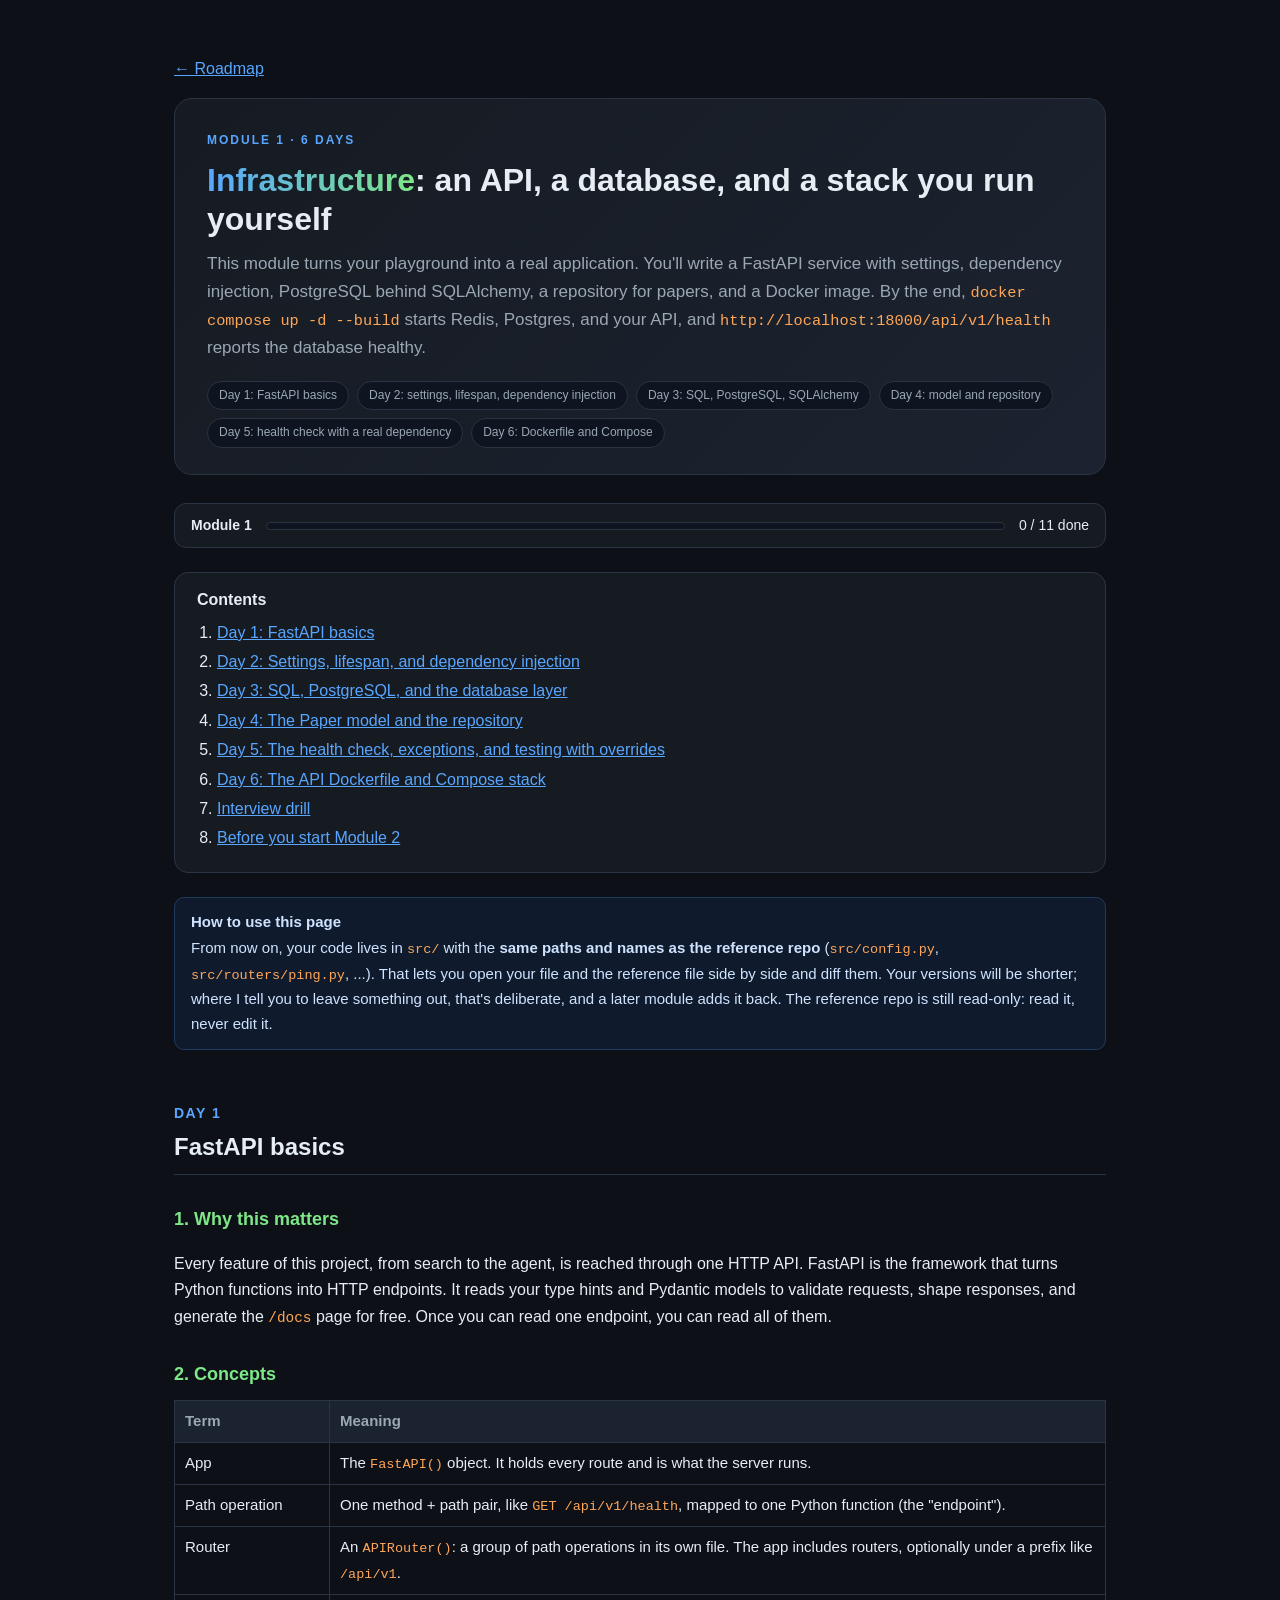
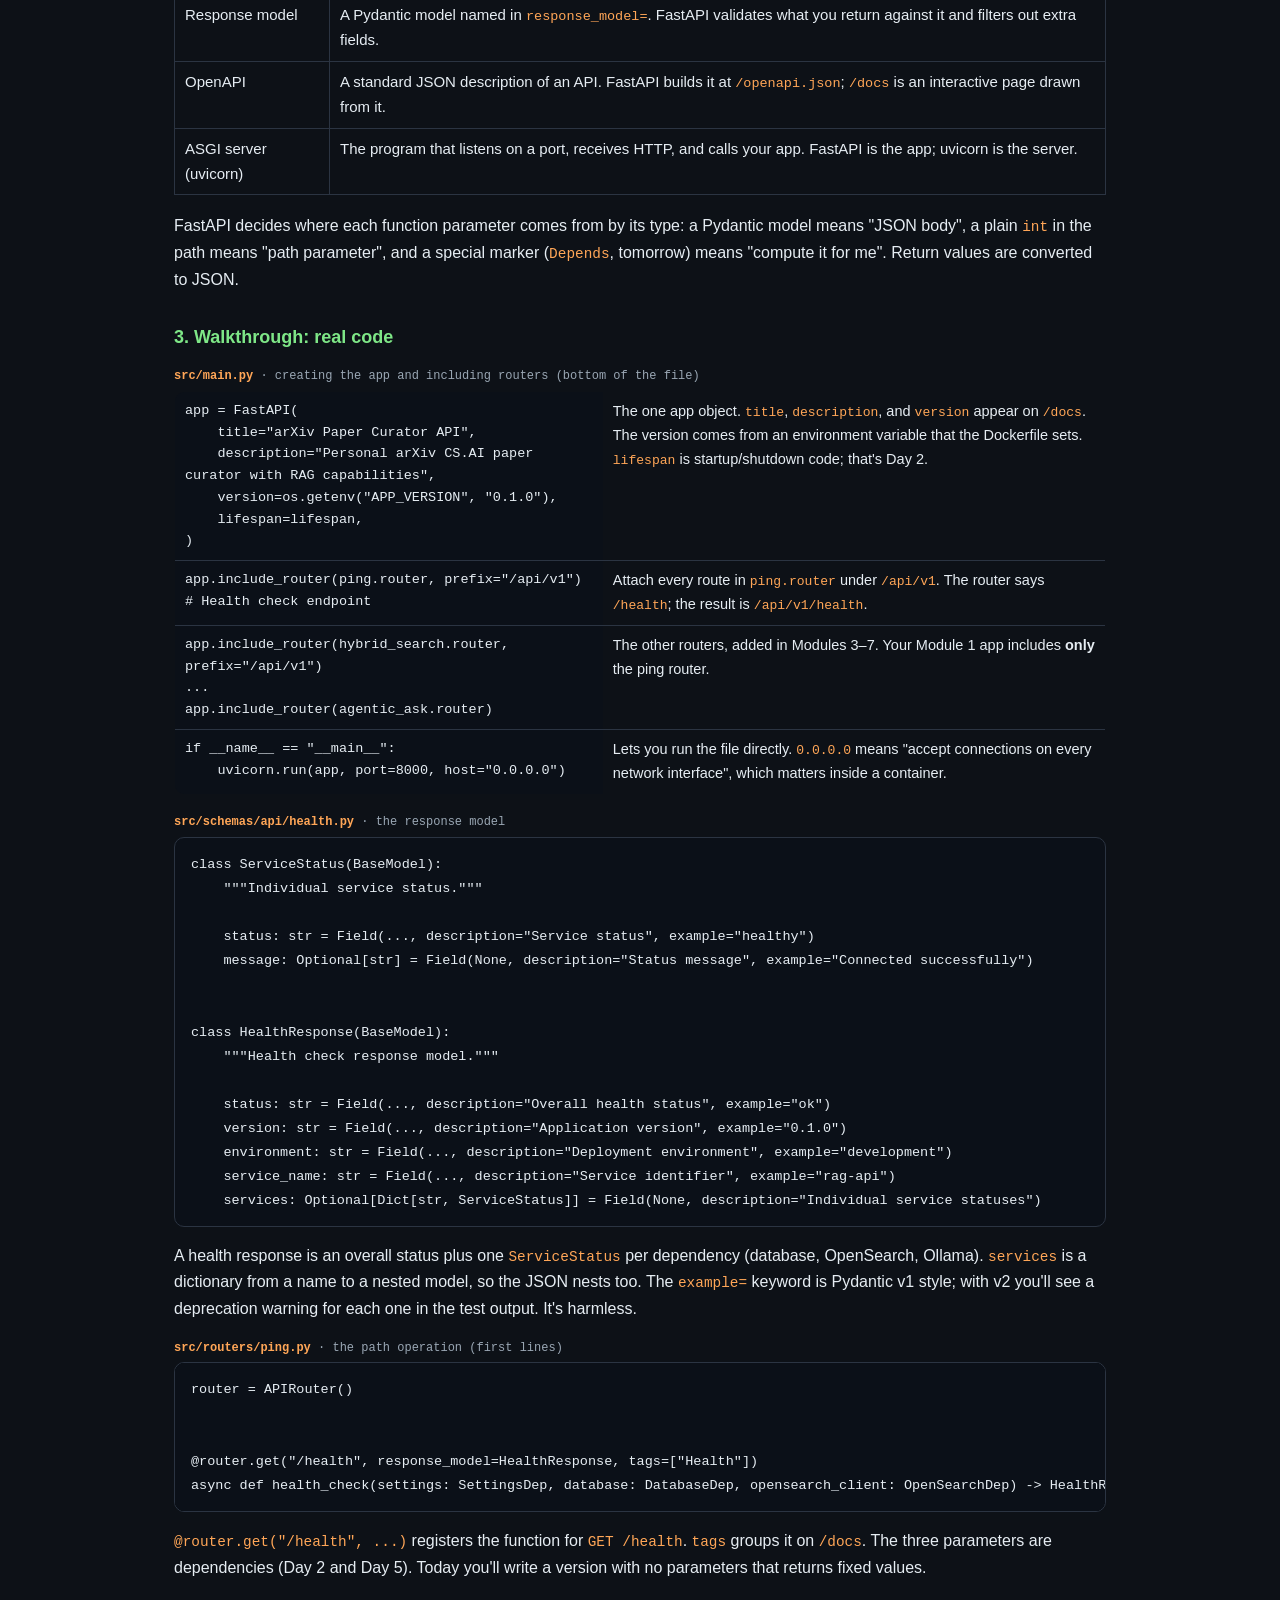
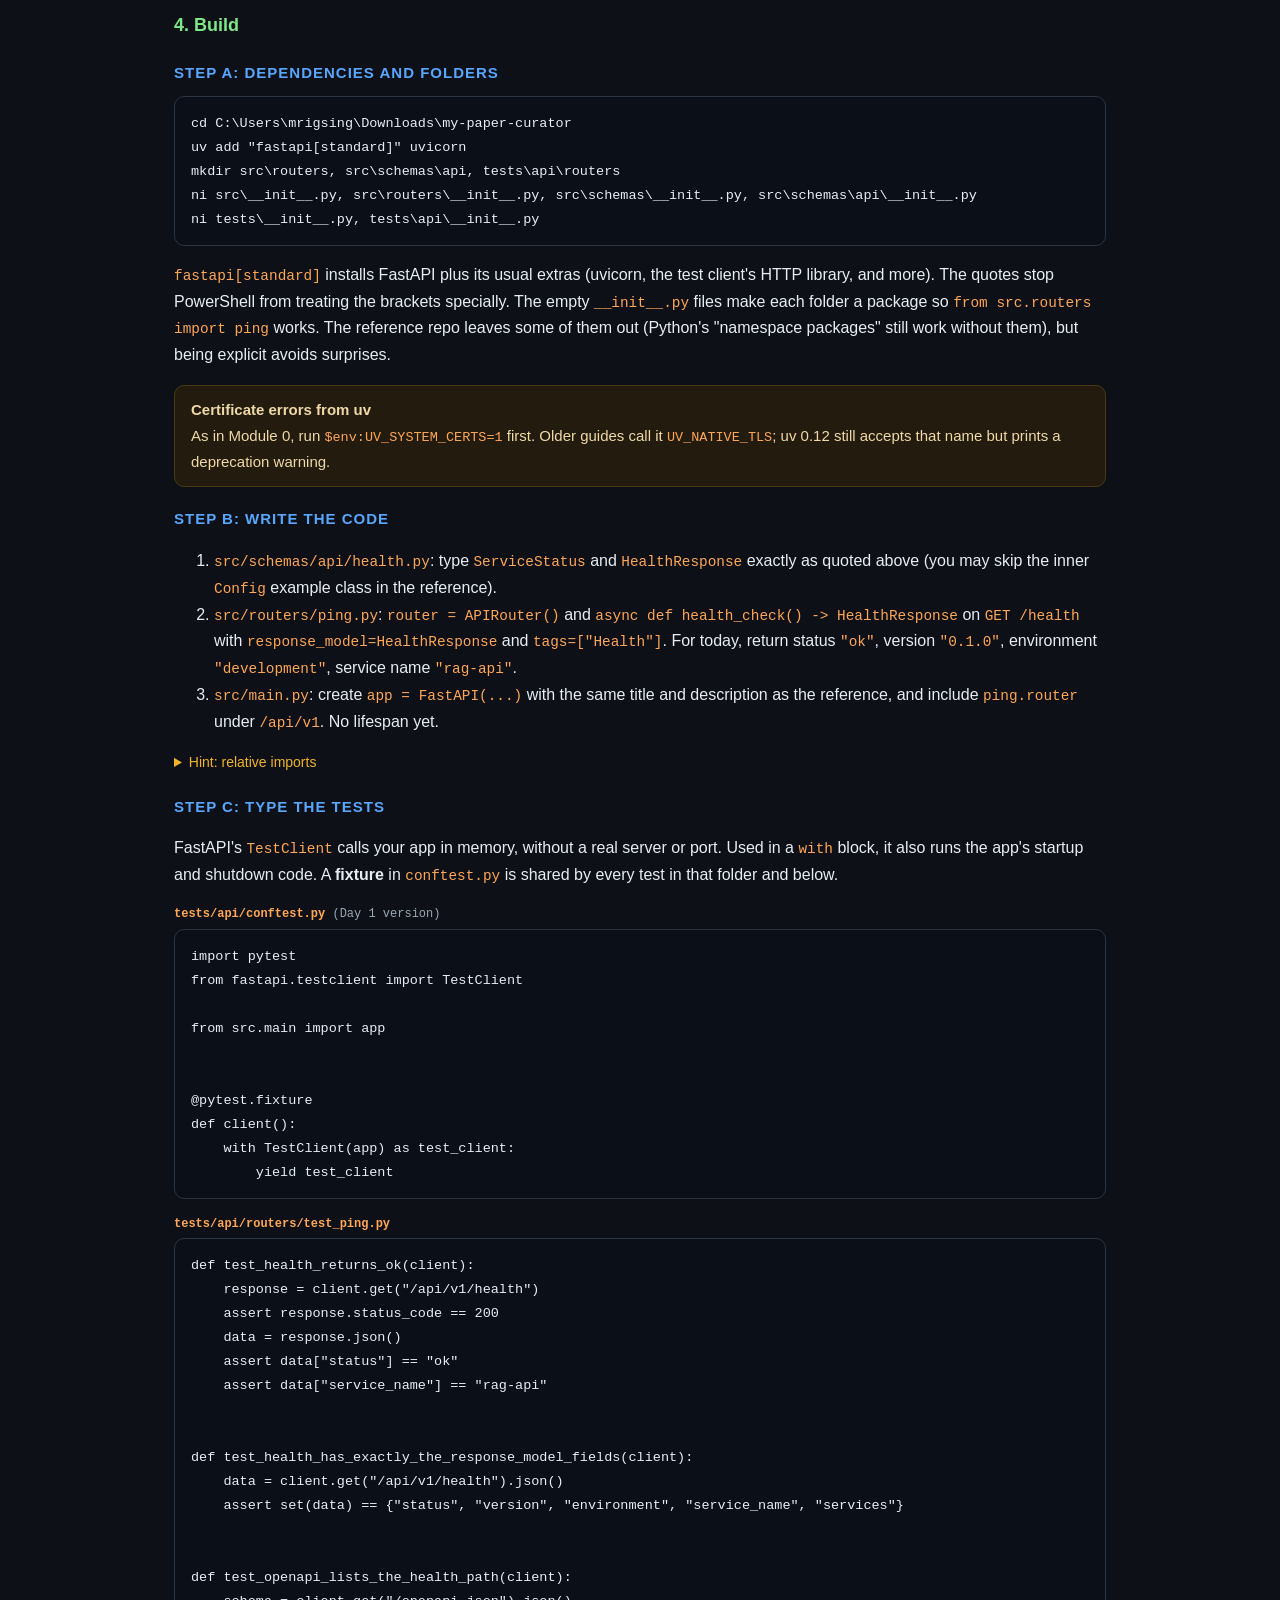
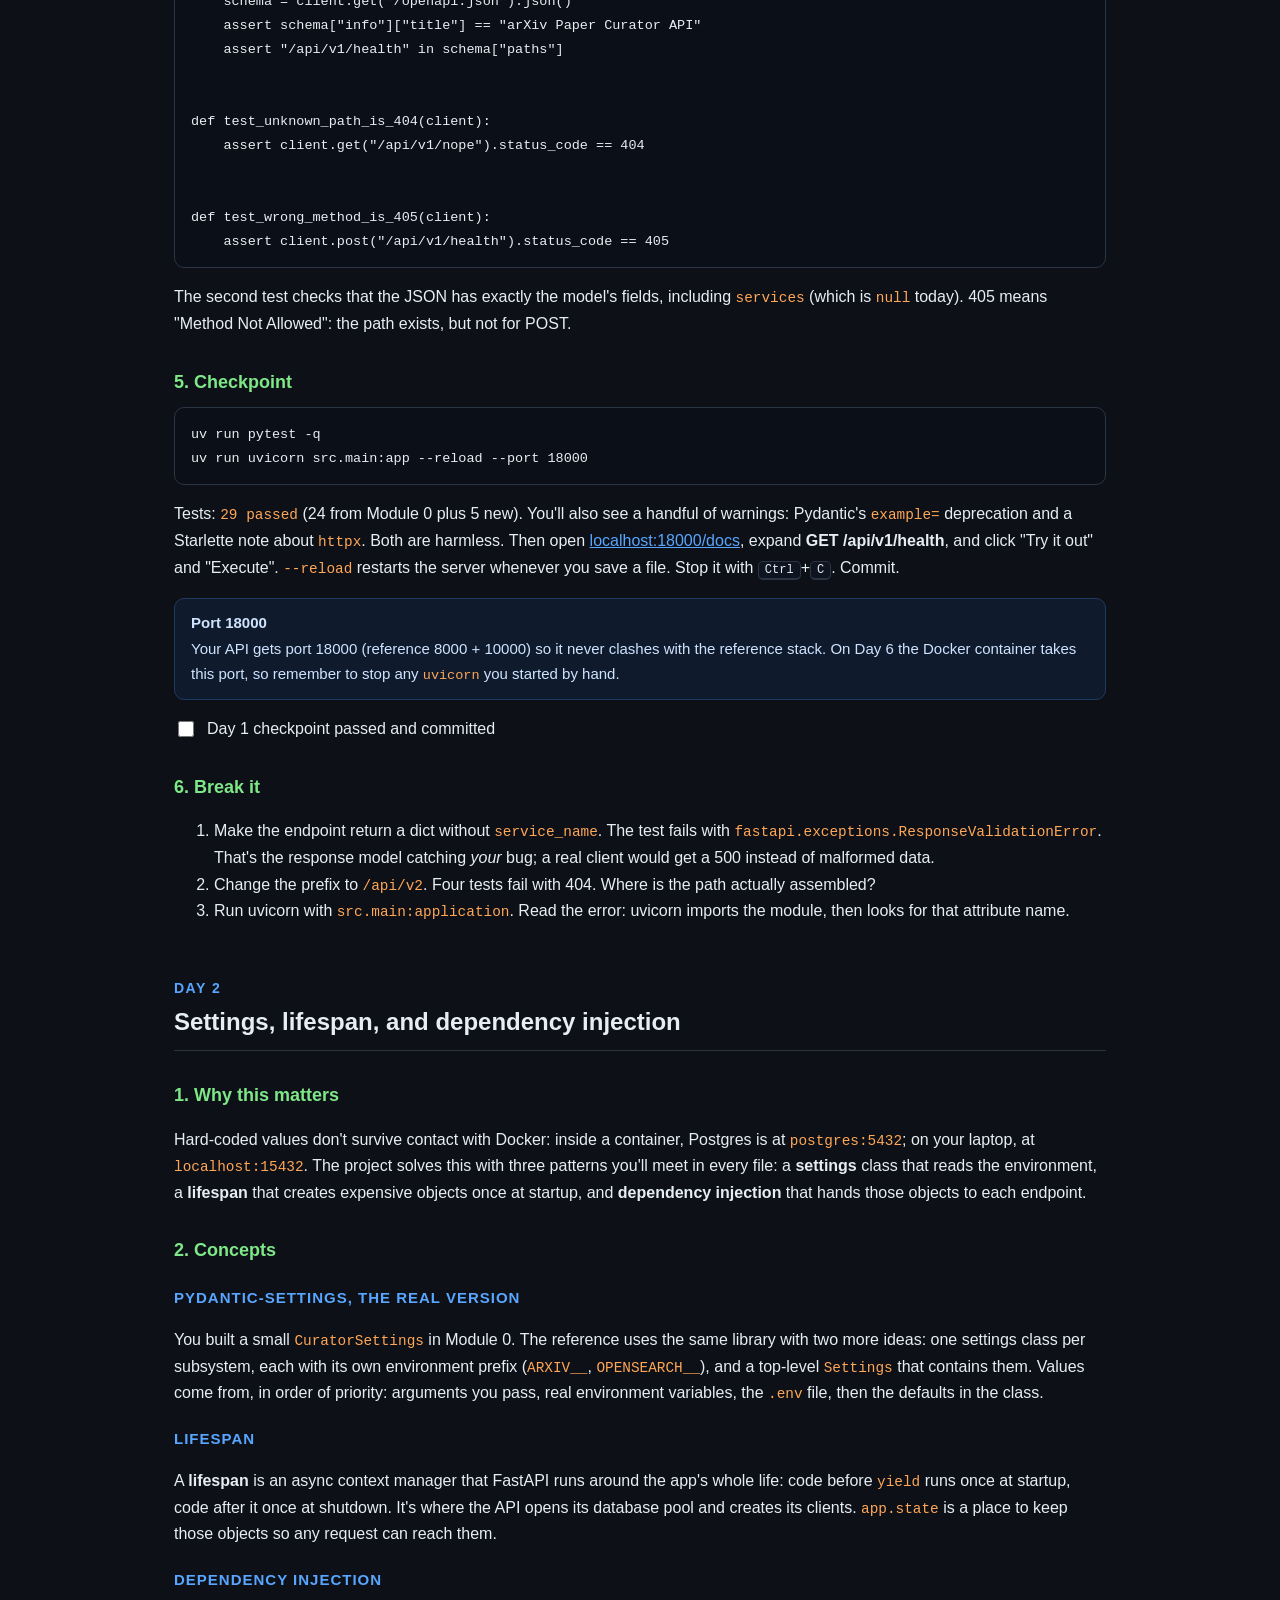
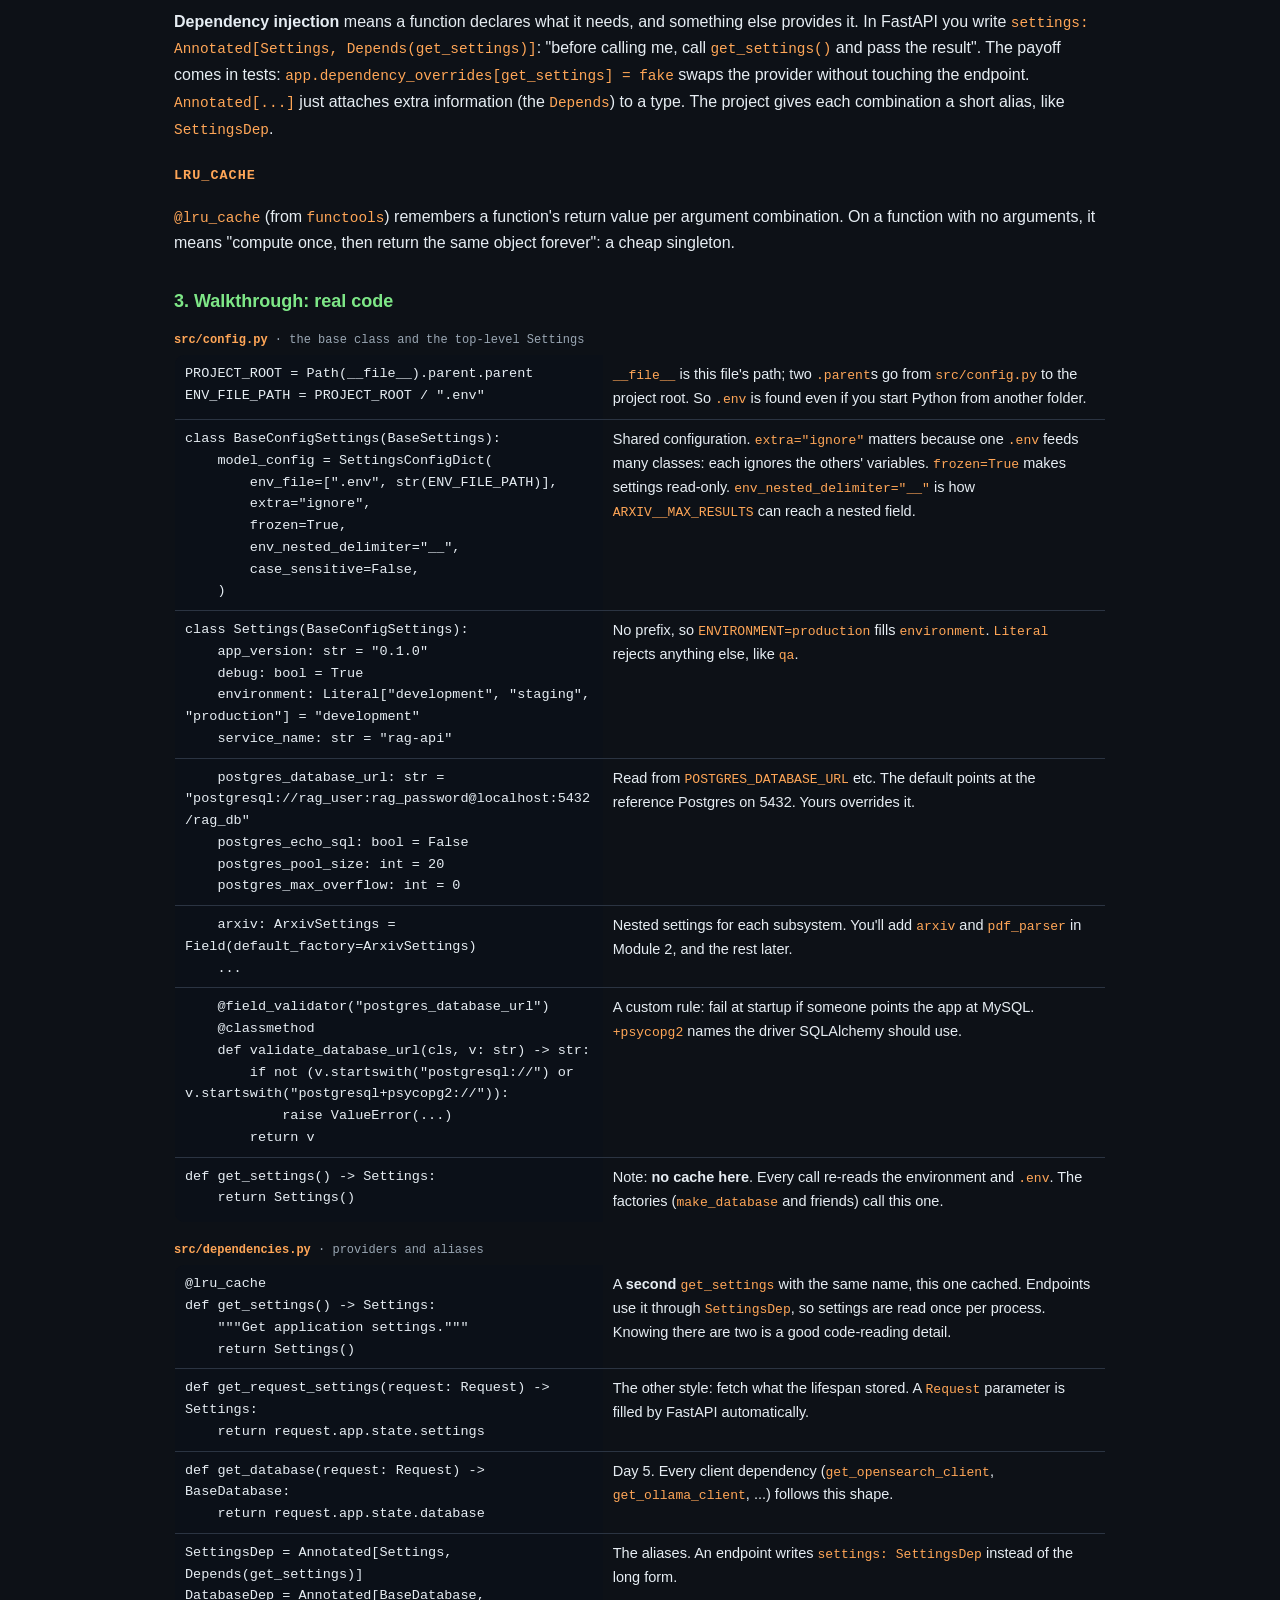
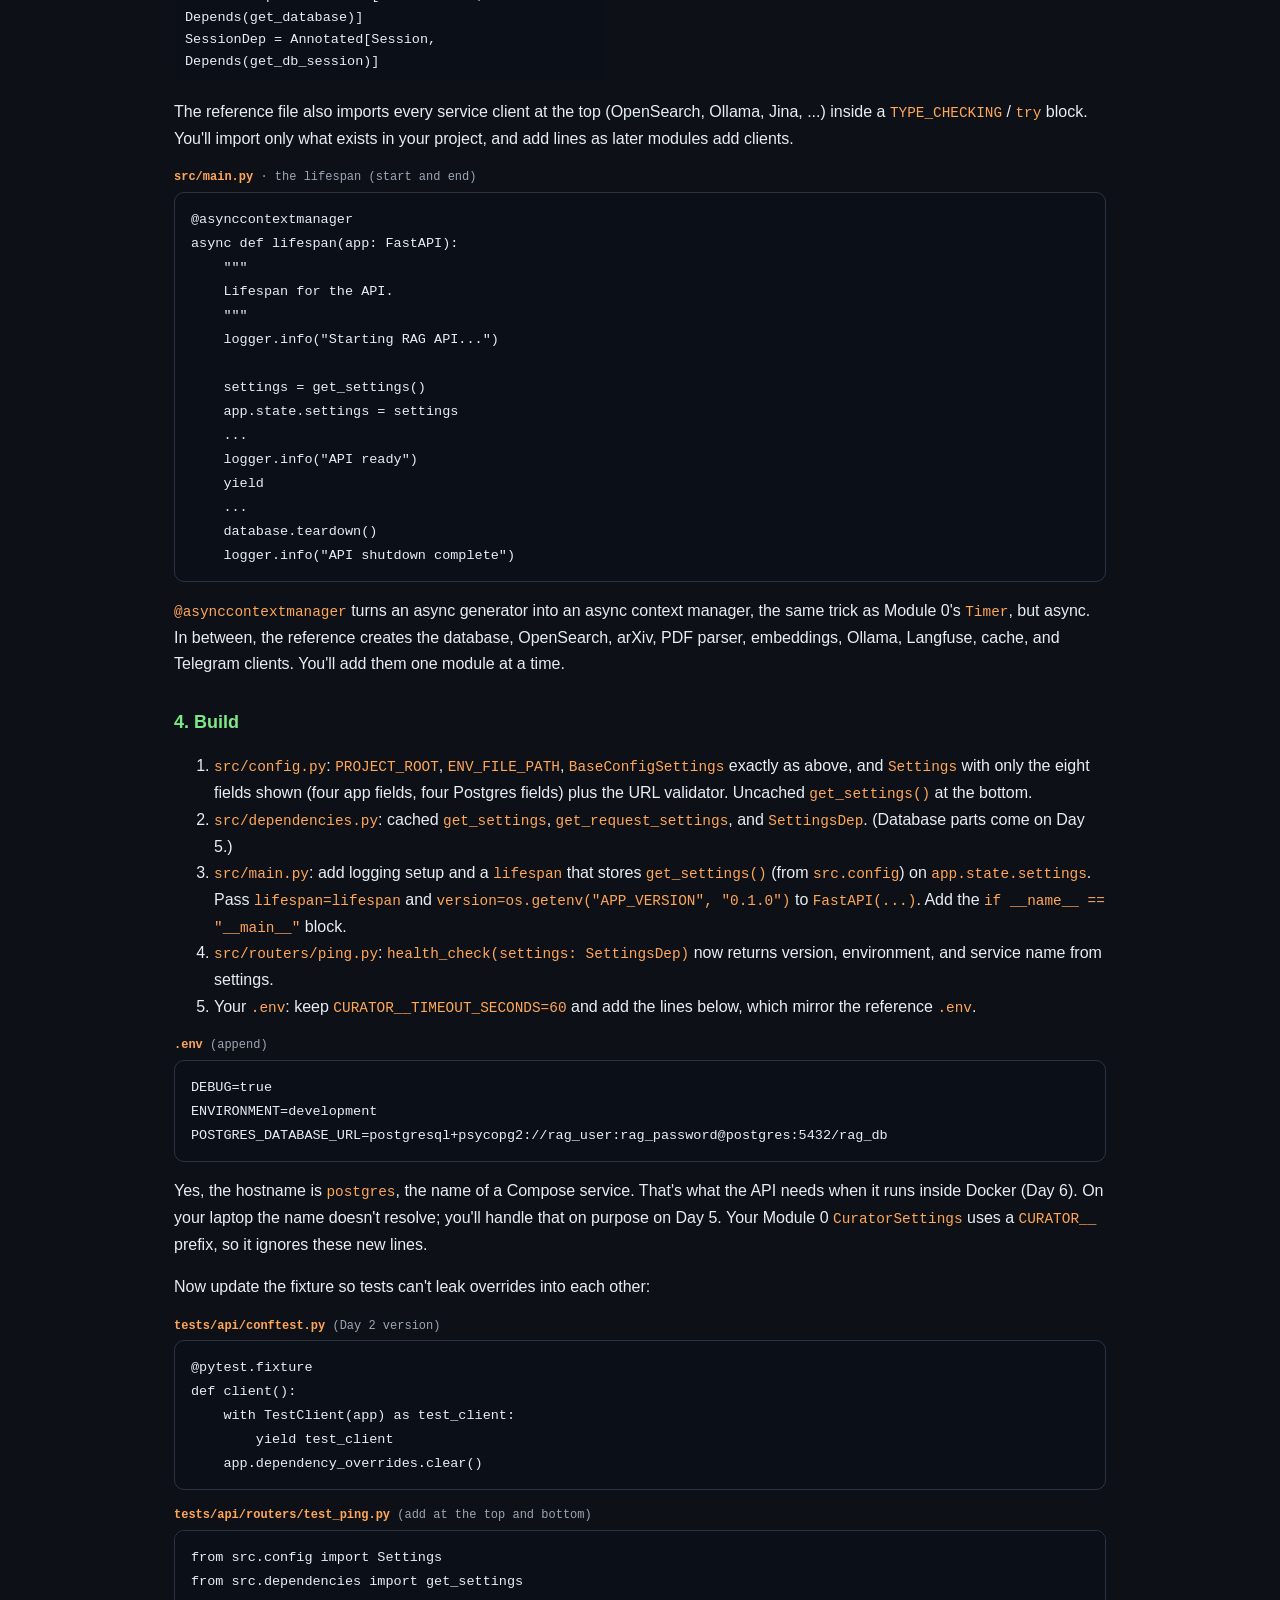
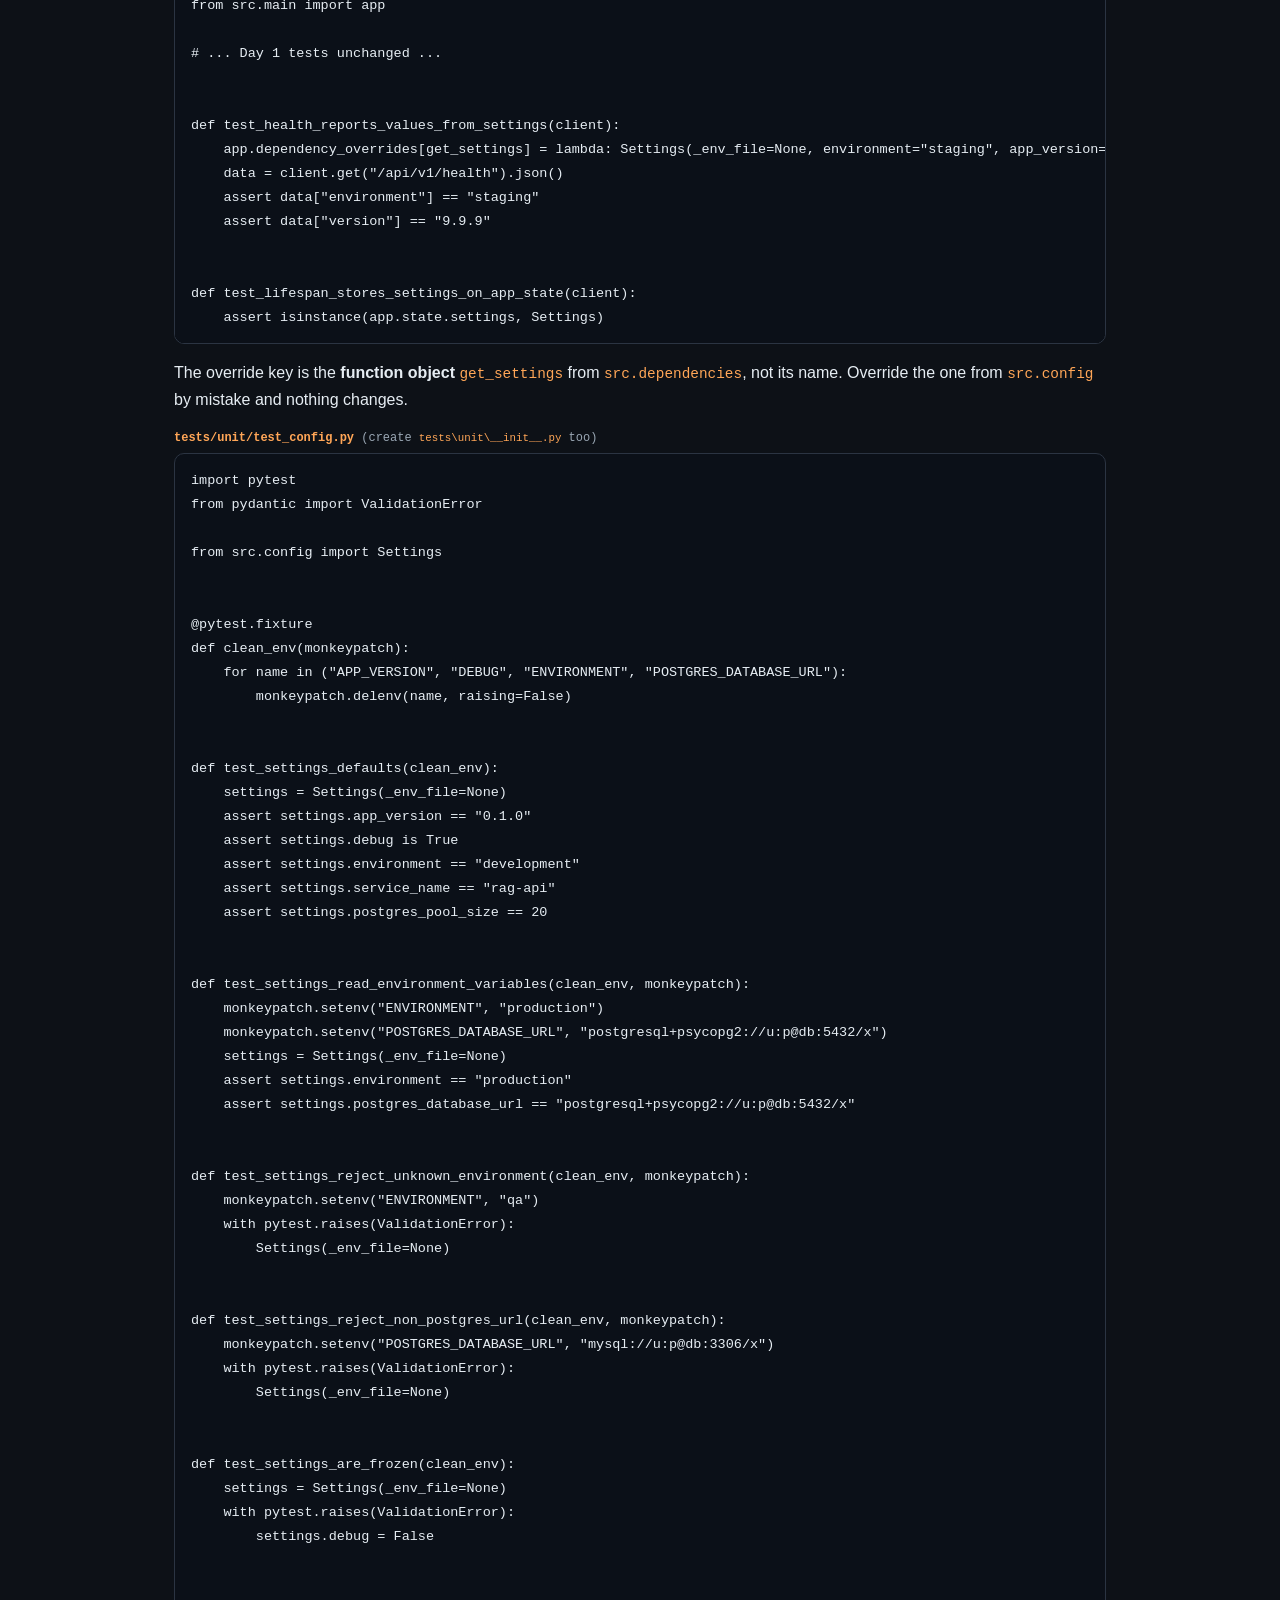
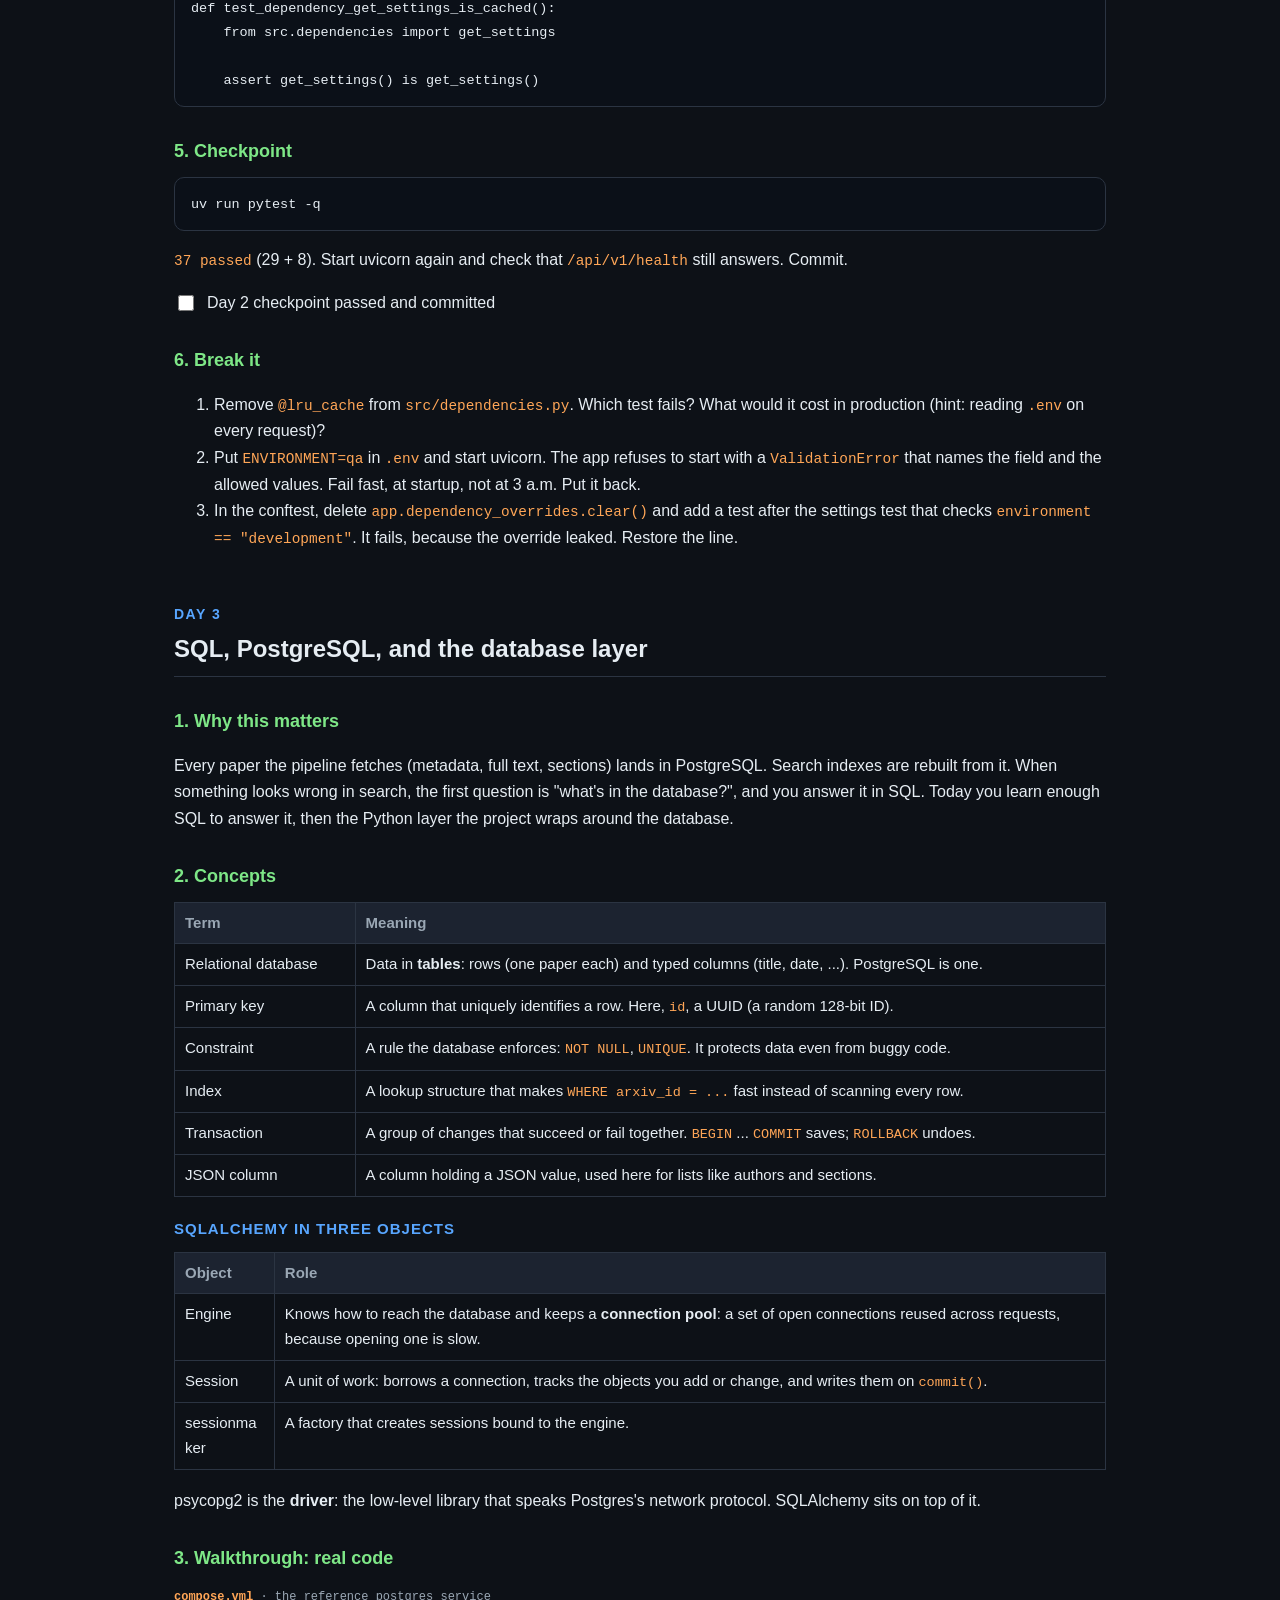
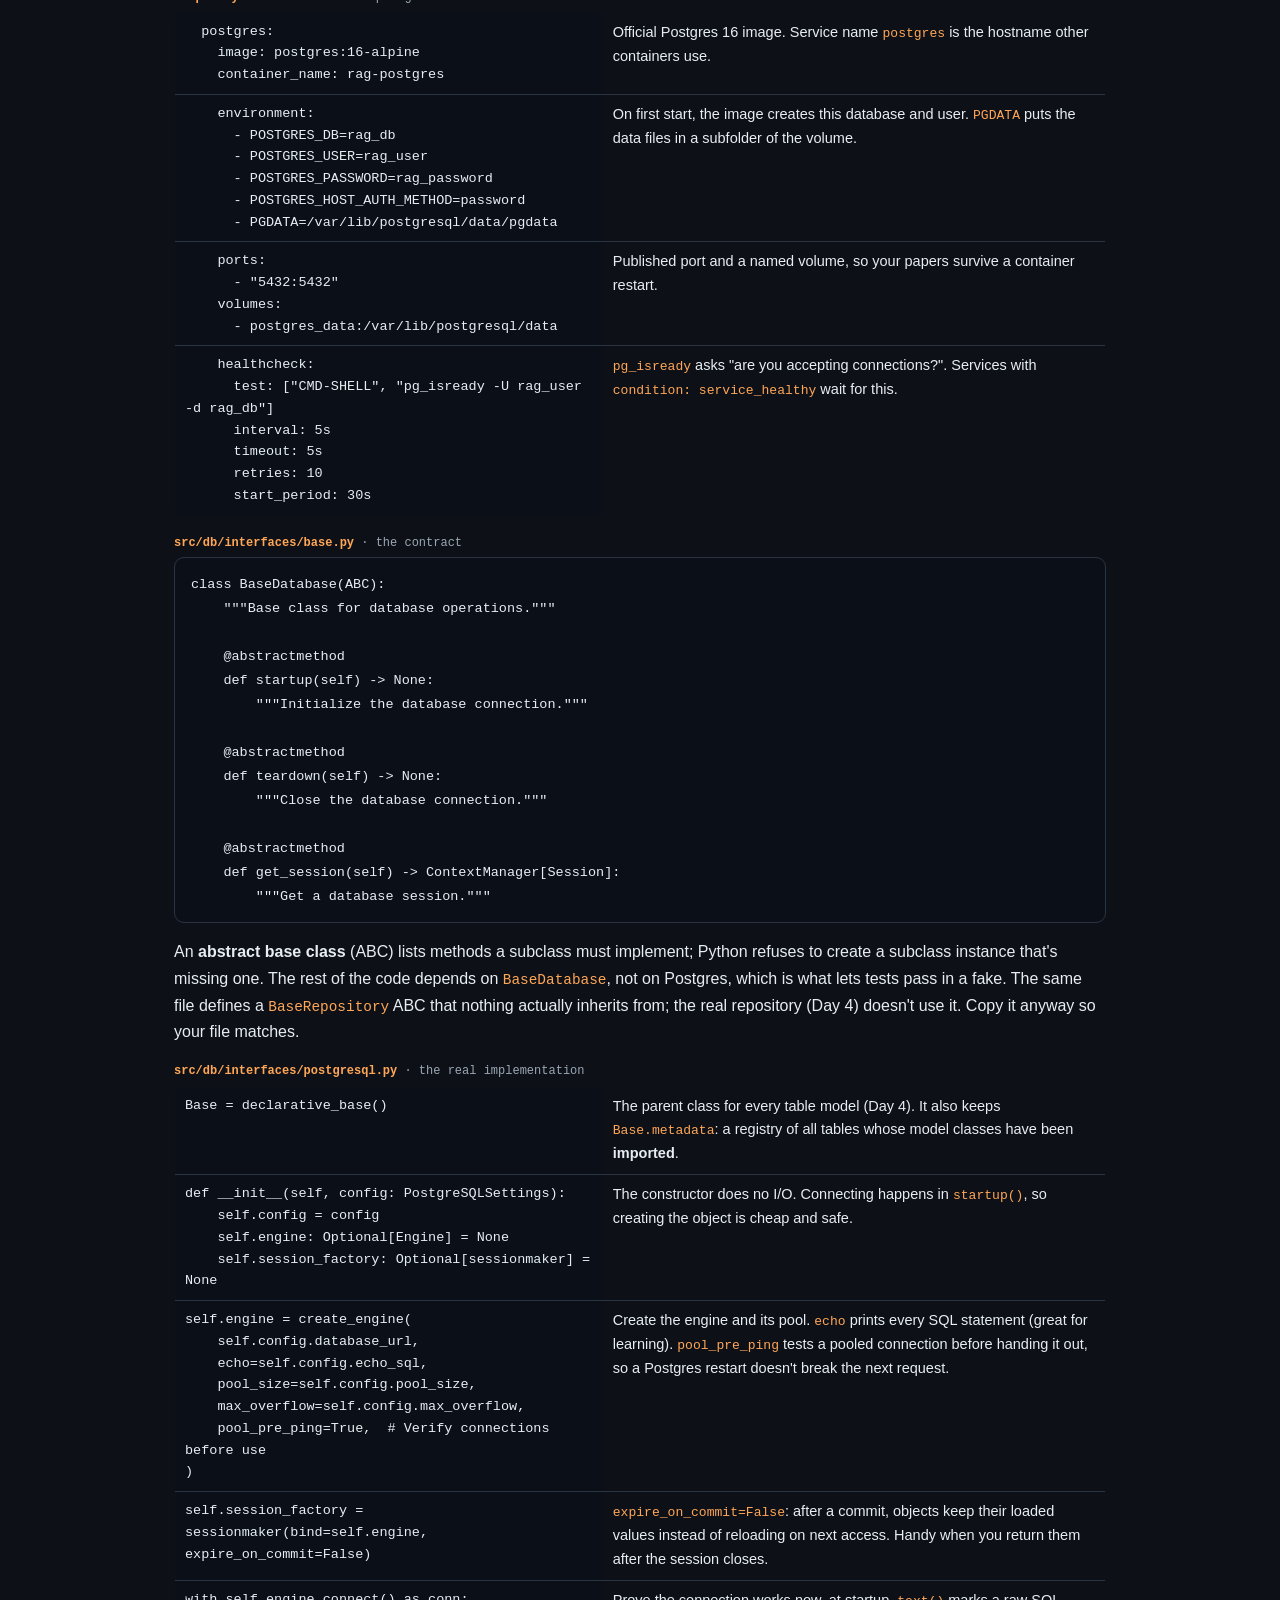
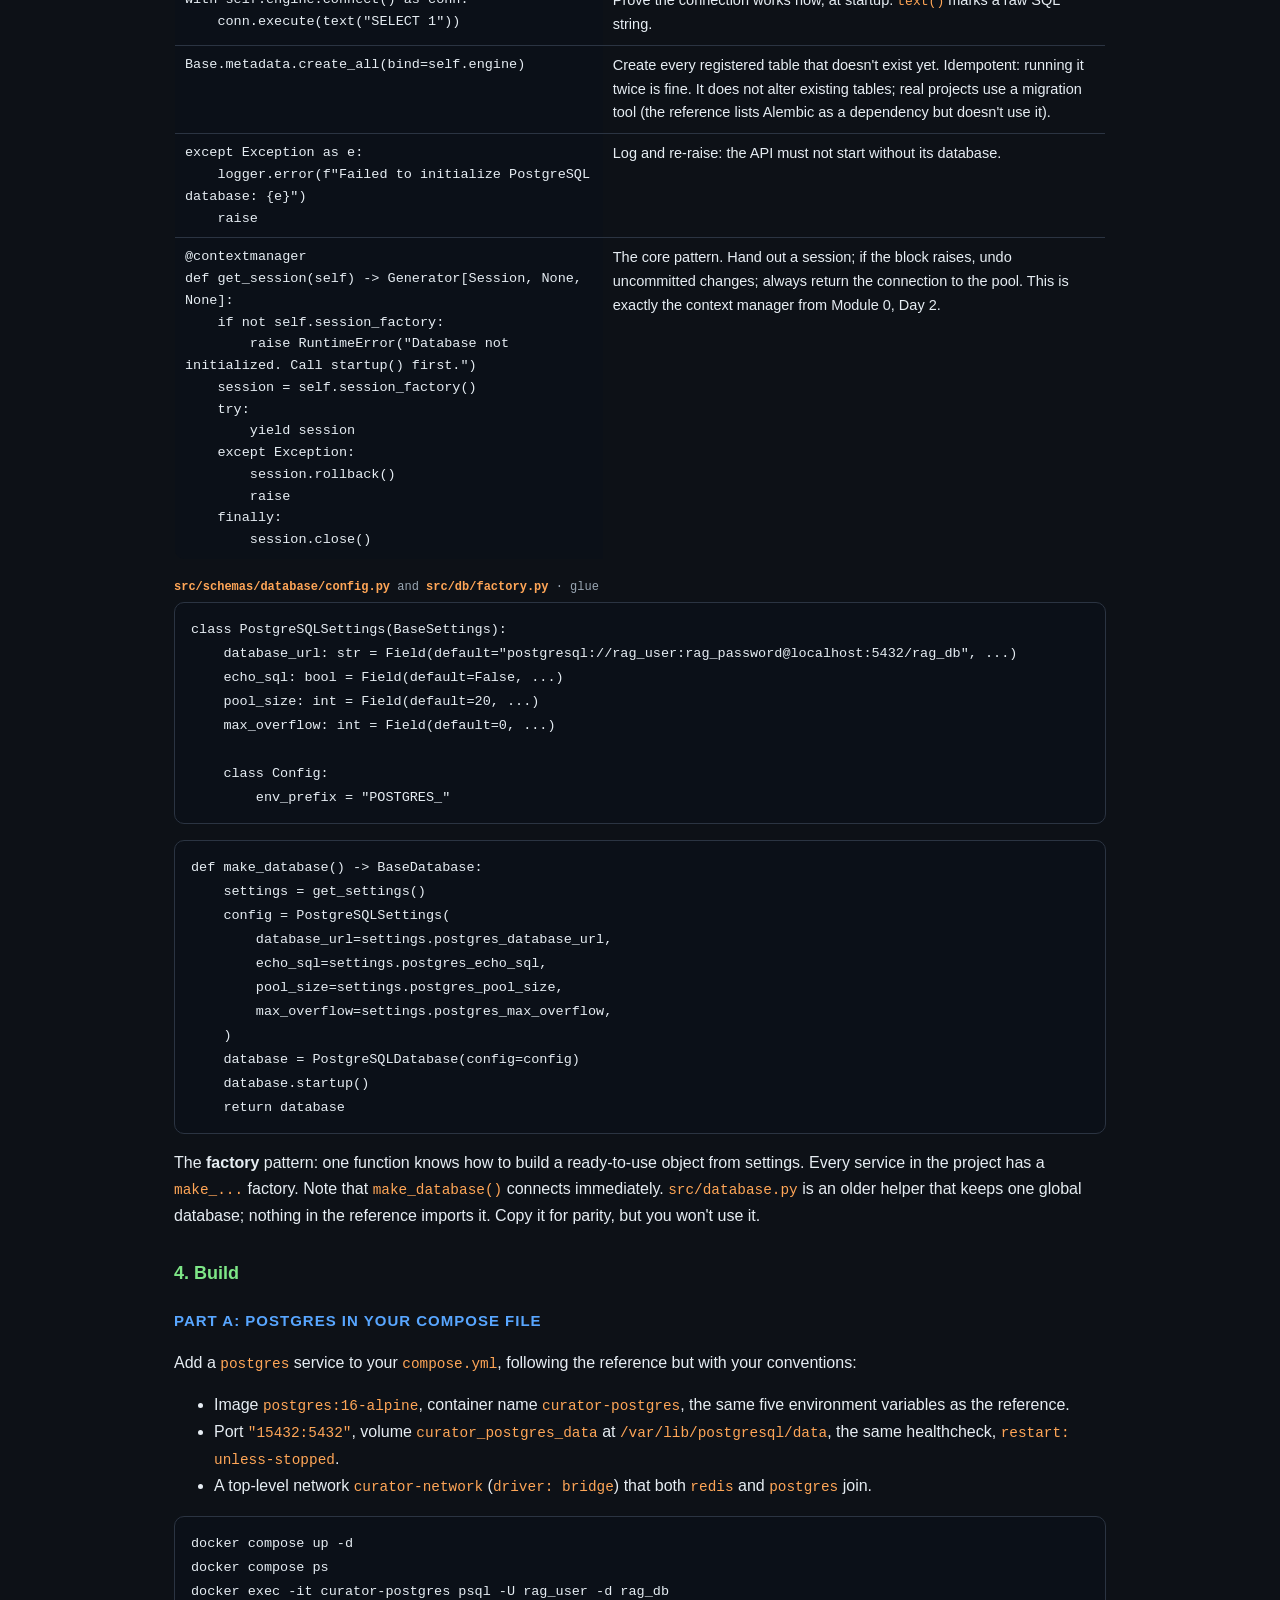
<file: rag-learning-guide/module-01-infrastructure.html>
<!DOCTYPE html>
<html lang="en">
<head>
<meta charset="UTF-8" />
<meta name="viewport" content="width=device-width, initial-scale=1.0" />
<title>Module 1 — Infrastructure</title>
<link rel="stylesheet" href="assets/guide.css" />
</head>
<body>
<div class="wrap">

  <p><a href="index.html">&larr; Roadmap</a></p>

  <header class="hero">
    <p class="kicker">Module 1 &middot; 6 days</p>
    <h1><span class="grad">Infrastructure</span>: an API, a database, and a stack you run yourself</h1>
    <p class="lede">
      This module turns your playground into a real application. You'll write a FastAPI service with settings, dependency
      injection, PostgreSQL behind SQLAlchemy, a repository for papers, and a Docker image. By the end,
      <code>docker compose up -d --build</code> starts Redis, Postgres, and your API, and
      <code>http://localhost:18000/api/v1/health</code> reports the database healthy.
    </p>
    <div class="pill-row">
      <span class="pill">Day 1: FastAPI basics</span>
      <span class="pill">Day 2: settings, lifespan, dependency injection</span>
      <span class="pill">Day 3: SQL, PostgreSQL, SQLAlchemy</span>
      <span class="pill">Day 4: model and repository</span>
      <span class="pill">Day 5: health check with a real dependency</span>
      <span class="pill">Day 6: Dockerfile and Compose</span>
    </div>
  </header>

  <div class="progress"><strong>Module 1</strong><div class="bar"><span></span></div><span class="count"></span></div>

  <div class="toc">
    <strong>Contents</strong>
    <ol>
      <li><a href="#day1">Day 1: FastAPI basics</a></li>
      <li><a href="#day2">Day 2: Settings, lifespan, and dependency injection</a></li>
      <li><a href="#day3">Day 3: SQL, PostgreSQL, and the database layer</a></li>
      <li><a href="#day4">Day 4: The Paper model and the repository</a></li>
      <li><a href="#day5">Day 5: The health check, exceptions, and testing with overrides</a></li>
      <li><a href="#day6">Day 6: The API Dockerfile and Compose stack</a></li>
      <li><a href="#drill">Interview drill</a></li>
      <li><a href="#done">Before you start Module 2</a></li>
    </ol>
  </div>

  <div class="callout info">
    <b>How to use this page</b>
    From now on, your code lives in <code>src/</code> with the <b>same paths and names as the reference repo</b>
    (<code>src/config.py</code>, <code>src/routers/ping.py</code>, ...). That lets you open your file and the reference file side by
    side and diff them. Your versions will be shorter; where I tell you to leave something out, that's deliberate, and a
    later module adds it back. The reference repo is still read-only: read it, never edit it.
  </div>

  <!-- ================================================================== -->
  <!-- DAY 1                                                              -->
  <!-- ================================================================== -->
  <h2 id="day1"><span class="day">Day 1</span>FastAPI basics</h2>

  <h3>1. Why this matters</h3>
  <p>
    Every feature of this project, from search to the agent, is reached through one HTTP API. FastAPI is the framework
    that turns Python functions into HTTP endpoints. It reads your type hints and Pydantic models to validate requests,
    shape responses, and generate the <code>/docs</code> page for free. Once you can read one endpoint, you can read all of them.
  </p>

  <h3>2. Concepts</h3>
  <table class="plain">
    <tr><th>Term</th><th>Meaning</th></tr>
    <tr><td>App</td><td>The <code>FastAPI()</code> object. It holds every route and is what the server runs.</td></tr>
    <tr><td>Path operation</td><td>One method + path pair, like <code>GET /api/v1/health</code>, mapped to one Python function (the "endpoint").</td></tr>
    <tr><td>Router</td><td>An <code>APIRouter()</code>: a group of path operations in its own file. The app includes routers, optionally under a prefix like <code>/api/v1</code>.</td></tr>
    <tr><td>Response model</td><td>A Pydantic model named in <code>response_model=</code>. FastAPI validates what you return against it and filters out extra fields.</td></tr>
    <tr><td>OpenAPI</td><td>A standard JSON description of an API. FastAPI builds it at <code>/openapi.json</code>; <code>/docs</code> is an interactive page drawn from it.</td></tr>
    <tr><td>ASGI server (uvicorn)</td><td>The program that listens on a port, receives HTTP, and calls your app. FastAPI is the app; uvicorn is the server.</td></tr>
  </table>
  <p>
    FastAPI decides where each function parameter comes from by its type: a Pydantic model means "JSON body", a plain
    <code>int</code> in the path means "path parameter", and a special marker (<code>Depends</code>, tomorrow) means "compute it
    for me". Return values are converted to JSON.
  </p>

  <h3>3. Walkthrough: real code</h3>
  <p class="file"><b>src/main.py</b> &middot; creating the app and including routers (bottom of the file)</p>
  <table class="walk">
    <tr><td><pre><code>app = FastAPI(
    title="arXiv Paper Curator API",
    description="Personal arXiv CS.AI paper curator with RAG capabilities",
    version=os.getenv("APP_VERSION", "0.1.0"),
    lifespan=lifespan,
)</code></pre></td>
      <td>The one app object. <code>title</code>, <code>description</code>, and <code>version</code> appear on <code>/docs</code>. The version comes from an environment variable that the Dockerfile sets. <code>lifespan</code> is startup/shutdown code; that's Day 2.</td></tr>
    <tr><td><pre><code>app.include_router(ping.router, prefix="/api/v1")  # Health check endpoint</code></pre></td>
      <td>Attach every route in <code>ping.router</code> under <code>/api/v1</code>. The router says <code>/health</code>; the result is <code>/api/v1/health</code>.</td></tr>
    <tr><td><pre><code>app.include_router(hybrid_search.router, prefix="/api/v1")
...
app.include_router(agentic_ask.router)</code></pre></td>
      <td>The other routers, added in Modules 3&ndash;7. Your Module 1 app includes <b>only</b> the ping router.</td></tr>
    <tr><td><pre><code>if __name__ == "__main__":
    uvicorn.run(app, port=8000, host="0.0.0.0")</code></pre></td>
      <td>Lets you run the file directly. <code>0.0.0.0</code> means "accept connections on every network interface", which matters inside a container.</td></tr>
  </table>

  <p class="file"><b>src/schemas/api/health.py</b> &middot; the response model</p>
  <pre><code>class ServiceStatus(BaseModel):
    """Individual service status."""

    status: str = Field(..., description="Service status", example="healthy")
    message: Optional[str] = Field(None, description="Status message", example="Connected successfully")


class HealthResponse(BaseModel):
    """Health check response model."""

    status: str = Field(..., description="Overall health status", example="ok")
    version: str = Field(..., description="Application version", example="0.1.0")
    environment: str = Field(..., description="Deployment environment", example="development")
    service_name: str = Field(..., description="Service identifier", example="rag-api")
    services: Optional[Dict[str, ServiceStatus]] = Field(None, description="Individual service statuses")</code></pre>
  <p>
    A health response is an overall status plus one <code>ServiceStatus</code> per dependency (database, OpenSearch, Ollama).
    <code>services</code> is a dictionary from a name to a nested model, so the JSON nests too. The <code>example=</code> keyword
    is Pydantic v1 style; with v2 you'll see a deprecation warning for each one in the test output. It's harmless.
  </p>

  <p class="file"><b>src/routers/ping.py</b> &middot; the path operation (first lines)</p>
  <pre><code>router = APIRouter()


@router.get("/health", response_model=HealthResponse, tags=["Health"])
async def health_check(settings: SettingsDep, database: DatabaseDep, opensearch_client: OpenSearchDep) -&gt; HealthResponse:</code></pre>
  <p>
    <code>@router.get("/health", ...)</code> registers the function for <code>GET /health</code>. <code>tags</code> groups it on
    <code>/docs</code>. The three parameters are dependencies (Day 2 and Day 5). Today you'll write a version with no
    parameters that returns fixed values.
  </p>

  <h3>4. Build</h3>
  <h4>Step A: dependencies and folders</h4>
  <pre><code>cd C:\Users\mrigsing\Downloads\my-paper-curator
uv add "fastapi[standard]" uvicorn
mkdir src\routers, src\schemas\api, tests\api\routers
ni src\__init__.py, src\routers\__init__.py, src\schemas\__init__.py, src\schemas\api\__init__.py
ni tests\__init__.py, tests\api\__init__.py</code></pre>
  <p>
    <code>fastapi[standard]</code> installs FastAPI plus its usual extras (uvicorn, the test client's HTTP library, and more).
    The quotes stop PowerShell from treating the brackets specially. The empty <code>__init__.py</code> files make each folder
    a package so <code>from src.routers import ping</code> works. The reference repo leaves some of them out (Python's
    "namespace packages" still work without them), but being explicit avoids surprises.
  </p>
  <div class="callout warn"><b>Certificate errors from uv</b>
    As in Module 0, run <code>$env:UV_SYSTEM_CERTS=1</code> first. Older guides call it <code>UV_NATIVE_TLS</code>; uv 0.12
    still accepts that name but prints a deprecation warning.</div>

  <h4>Step B: write the code</h4>
  <ol>
    <li><code>src/schemas/api/health.py</code>: type <code>ServiceStatus</code> and <code>HealthResponse</code> exactly as quoted above
      (you may skip the inner <code>Config</code> example class in the reference).</li>
    <li><code>src/routers/ping.py</code>: <code>router = APIRouter()</code> and <code>async def health_check() -&gt; HealthResponse</code>
      on <code>GET /health</code> with <code>response_model=HealthResponse</code> and <code>tags=["Health"]</code>. For today, return
      status <code>"ok"</code>, version <code>"0.1.0"</code>, environment <code>"development"</code>, service name <code>"rag-api"</code>.</li>
    <li><code>src/main.py</code>: create <code>app = FastAPI(...)</code> with the same title and description as the reference, and include
      <code>ping.router</code> under <code>/api/v1</code>. No lifespan yet.</li>
  </ol>
  <details class="hint"><summary>Hint: relative imports</summary>
    <p>The reference writes <code>from ..schemas.api.health import HealthResponse</code> inside <code>src/routers/ping.py</code>: two dots
      mean "go up from <code>routers</code> to <code>src</code>". <code>from src.schemas.api.health import HealthResponse</code> works too.</p></details>

  <h4>Step C: type the tests</h4>
  <p>
    FastAPI's <code>TestClient</code> calls your app in memory, without a real server or port. Used in a <code>with</code> block,
    it also runs the app's startup and shutdown code. A <b>fixture</b> in <code>conftest.py</code> is shared by every test in
    that folder and below.
  </p>
  <p class="file"><b>tests/api/conftest.py</b> (Day 1 version)</p>
  <pre><code>import pytest
from fastapi.testclient import TestClient

from src.main import app


@pytest.fixture
def client():
    with TestClient(app) as test_client:
        yield test_client</code></pre>
  <p class="file"><b>tests/api/routers/test_ping.py</b></p>
  <pre><code>def test_health_returns_ok(client):
    response = client.get("/api/v1/health")
    assert response.status_code == 200
    data = response.json()
    assert data["status"] == "ok"
    assert data["service_name"] == "rag-api"


def test_health_has_exactly_the_response_model_fields(client):
    data = client.get("/api/v1/health").json()
    assert set(data) == {"status", "version", "environment", "service_name", "services"}


def test_openapi_lists_the_health_path(client):
    schema = client.get("/openapi.json").json()
    assert schema["info"]["title"] == "arXiv Paper Curator API"
    assert "/api/v1/health" in schema["paths"]


def test_unknown_path_is_404(client):
    assert client.get("/api/v1/nope").status_code == 404


def test_wrong_method_is_405(client):
    assert client.post("/api/v1/health").status_code == 405</code></pre>
  <p>
    The second test checks that the JSON has exactly the model's fields, including <code>services</code> (which is
    <code>null</code> today). 405 means "Method Not Allowed": the path exists, but not for POST.
  </p>

  <h3>5. Checkpoint</h3>
  <pre><code>uv run pytest -q
uv run uvicorn src.main:app --reload --port 18000</code></pre>
  <p>
    Tests: <code>29 passed</code> (24 from Module 0 plus 5 new). You'll also see a handful of warnings: Pydantic's
    <code>example=</code> deprecation and a Starlette note about <code>httpx</code>. Both are harmless. Then open
    <a href="http://localhost:18000/docs">localhost:18000/docs</a>, expand <b>GET /api/v1/health</b>, and click "Try it out" and
    "Execute". <code>--reload</code> restarts the server whenever you save a file. Stop it with <kbd>Ctrl</kbd>+<kbd>C</kbd>. Commit.
  </p>
  <div class="callout info"><b>Port 18000</b>
    Your API gets port 18000 (reference 8000 + 10000) so it never clashes with the reference stack. On Day 6 the Docker
    container takes this port, so remember to stop any <code>uvicorn</code> you started by hand.</div>
  <ul class="checklist"><li><input type="checkbox" data-id="m1-day1" /><span>Day 1 checkpoint passed and committed</span></li></ul>

  <h3>6. Break it</h3>
  <ol>
    <li>Make the endpoint return a dict without <code>service_name</code>. The test fails with
      <code>fastapi.exceptions.ResponseValidationError</code>. That's the response model catching <em>your</em> bug; a real client would
      get a 500 instead of malformed data.</li>
    <li>Change the prefix to <code>/api/v2</code>. Four tests fail with 404. Where is the path actually assembled?</li>
    <li>Run uvicorn with <code>src.main:application</code>. Read the error: uvicorn imports the module, then looks for that attribute name.</li>
  </ol>

  <!-- ================================================================== -->
  <!-- DAY 2                                                              -->
  <!-- ================================================================== -->
  <h2 id="day2"><span class="day">Day 2</span>Settings, lifespan, and dependency injection</h2>

  <h3>1. Why this matters</h3>
  <p>
    Hard-coded values don't survive contact with Docker: inside a container, Postgres is at <code>postgres:5432</code>; on your
    laptop, at <code>localhost:15432</code>. The project solves this with three patterns you'll meet in every file: a
    <b>settings</b> class that reads the environment, a <b>lifespan</b> that creates expensive objects once at startup, and
    <b>dependency injection</b> that hands those objects to each endpoint.
  </p>

  <h3>2. Concepts</h3>
  <h4>pydantic-settings, the real version</h4>
  <p>
    You built a small <code>CuratorSettings</code> in Module 0. The reference uses the same library with two more ideas:
    one settings class per subsystem, each with its own environment prefix (<code>ARXIV__</code>, <code>OPENSEARCH__</code>), and a
    top-level <code>Settings</code> that contains them. Values come from, in order of priority: arguments you pass, real
    environment variables, the <code>.env</code> file, then the defaults in the class.
  </p>
  <h4>Lifespan</h4>
  <p>
    A <b>lifespan</b> is an async context manager that FastAPI runs around the app's whole life: code before
    <code>yield</code> runs once at startup, code after it once at shutdown. It's where the API opens its database pool and
    creates its clients. <code>app.state</code> is a place to keep those objects so any request can reach them.
  </p>
  <h4>Dependency injection</h4>
  <p>
    <b>Dependency injection</b> means a function declares what it needs, and something else provides it. In FastAPI you write
    <code>settings: Annotated[Settings, Depends(get_settings)]</code>: "before calling me, call <code>get_settings()</code> and pass the
    result". The payoff comes in tests: <code>app.dependency_overrides[get_settings] = fake</code> swaps the provider without touching
    the endpoint. <code>Annotated[...]</code> just attaches extra information (the <code>Depends</code>) to a type. The project gives
    each combination a short alias, like <code>SettingsDep</code>.
  </p>
  <h4><code>lru_cache</code></h4>
  <p>
    <code>@lru_cache</code> (from <code>functools</code>) remembers a function's return value per argument combination. On a
    function with no arguments, it means "compute once, then return the same object forever": a cheap singleton.
  </p>

  <h3>3. Walkthrough: real code</h3>
  <p class="file"><b>src/config.py</b> &middot; the base class and the top-level Settings</p>
  <table class="walk">
    <tr><td><pre><code>PROJECT_ROOT = Path(__file__).parent.parent
ENV_FILE_PATH = PROJECT_ROOT / ".env"</code></pre></td>
      <td><code>__file__</code> is this file's path; two <code>.parent</code>s go from <code>src/config.py</code> to the project root. So <code>.env</code> is found even if you start Python from another folder.</td></tr>
    <tr><td><pre><code>class BaseConfigSettings(BaseSettings):
    model_config = SettingsConfigDict(
        env_file=[".env", str(ENV_FILE_PATH)],
        extra="ignore",
        frozen=True,
        env_nested_delimiter="__",
        case_sensitive=False,
    )</code></pre></td>
      <td>Shared configuration. <code>extra="ignore"</code> matters because one <code>.env</code> feeds many classes: each ignores the others' variables. <code>frozen=True</code> makes settings read-only. <code>env_nested_delimiter="__"</code> is how <code>ARXIV__MAX_RESULTS</code> can reach a nested field.</td></tr>
    <tr><td><pre><code>class Settings(BaseConfigSettings):
    app_version: str = "0.1.0"
    debug: bool = True
    environment: Literal["development", "staging", "production"] = "development"
    service_name: str = "rag-api"</code></pre></td>
      <td>No prefix, so <code>ENVIRONMENT=production</code> fills <code>environment</code>. <code>Literal</code> rejects anything else, like <code>qa</code>.</td></tr>
    <tr><td><pre><code>    postgres_database_url: str = "postgresql://rag_user:rag_password@localhost:5432/rag_db"
    postgres_echo_sql: bool = False
    postgres_pool_size: int = 20
    postgres_max_overflow: int = 0</code></pre></td>
      <td>Read from <code>POSTGRES_DATABASE_URL</code> etc. The default points at the reference Postgres on 5432. Yours overrides it.</td></tr>
    <tr><td><pre><code>    arxiv: ArxivSettings = Field(default_factory=ArxivSettings)
    ...</code></pre></td>
      <td>Nested settings for each subsystem. You'll add <code>arxiv</code> and <code>pdf_parser</code> in Module 2, and the rest later.</td></tr>
    <tr><td><pre><code>    @field_validator("postgres_database_url")
    @classmethod
    def validate_database_url(cls, v: str) -&gt; str:
        if not (v.startswith("postgresql://") or v.startswith("postgresql+psycopg2://")):
            raise ValueError(...)
        return v</code></pre></td>
      <td>A custom rule: fail at startup if someone points the app at MySQL. <code>+psycopg2</code> names the driver SQLAlchemy should use.</td></tr>
    <tr><td><pre><code>def get_settings() -&gt; Settings:
    return Settings()</code></pre></td>
      <td>Note: <b>no cache here</b>. Every call re-reads the environment and <code>.env</code>. The factories (<code>make_database</code> and friends) call this one.</td></tr>
  </table>

  <p class="file"><b>src/dependencies.py</b> &middot; providers and aliases</p>
  <table class="walk">
    <tr><td><pre><code>@lru_cache
def get_settings() -&gt; Settings:
    """Get application settings."""
    return Settings()</code></pre></td>
      <td>A <b>second</b> <code>get_settings</code> with the same name, this one cached. Endpoints use it through <code>SettingsDep</code>, so settings are read once per process. Knowing there are two is a good code-reading detail.</td></tr>
    <tr><td><pre><code>def get_request_settings(request: Request) -&gt; Settings:
    return request.app.state.settings</code></pre></td>
      <td>The other style: fetch what the lifespan stored. A <code>Request</code> parameter is filled by FastAPI automatically.</td></tr>
    <tr><td><pre><code>def get_database(request: Request) -&gt; BaseDatabase:
    return request.app.state.database</code></pre></td>
      <td>Day 5. Every client dependency (<code>get_opensearch_client</code>, <code>get_ollama_client</code>, ...) follows this shape.</td></tr>
    <tr><td><pre><code>SettingsDep = Annotated[Settings, Depends(get_settings)]
DatabaseDep = Annotated[BaseDatabase, Depends(get_database)]
SessionDep = Annotated[Session, Depends(get_db_session)]</code></pre></td>
      <td>The aliases. An endpoint writes <code>settings: SettingsDep</code> instead of the long form.</td></tr>
  </table>
  <p>
    The reference file also imports every service client at the top (OpenSearch, Ollama, Jina, ...) inside a
    <code>TYPE_CHECKING</code> / <code>try</code> block. You'll import only what exists in your project, and add lines as later modules add clients.
  </p>

  <p class="file"><b>src/main.py</b> &middot; the lifespan (start and end)</p>
  <pre><code>@asynccontextmanager
async def lifespan(app: FastAPI):
    """
    Lifespan for the API.
    """
    logger.info("Starting RAG API...")

    settings = get_settings()
    app.state.settings = settings
    ...
    logger.info("API ready")
    yield
    ...
    database.teardown()
    logger.info("API shutdown complete")</code></pre>
  <p>
    <code>@asynccontextmanager</code> turns an async generator into an async context manager, the same trick as Module 0's
    <code>Timer</code>, but async. In between, the reference creates the database, OpenSearch, arXiv, PDF parser, embeddings,
    Ollama, Langfuse, cache, and Telegram clients. You'll add them one module at a time.
  </p>

  <h3>4. Build</h3>
  <ol>
    <li><code>src/config.py</code>: <code>PROJECT_ROOT</code>, <code>ENV_FILE_PATH</code>, <code>BaseConfigSettings</code> exactly as above,
      and <code>Settings</code> with only the eight fields shown (four app fields, four Postgres fields) plus the URL validator.
      Uncached <code>get_settings()</code> at the bottom.</li>
    <li><code>src/dependencies.py</code>: cached <code>get_settings</code>, <code>get_request_settings</code>, and <code>SettingsDep</code>.
      (Database parts come on Day 5.)</li>
    <li><code>src/main.py</code>: add logging setup and a <code>lifespan</code> that stores <code>get_settings()</code> (from
      <code>src.config</code>) on <code>app.state.settings</code>. Pass <code>lifespan=lifespan</code> and
      <code>version=os.getenv("APP_VERSION", "0.1.0")</code> to <code>FastAPI(...)</code>. Add the <code>if __name__ == "__main__"</code> block.</li>
    <li><code>src/routers/ping.py</code>: <code>health_check(settings: SettingsDep)</code> now returns version, environment, and
      service name from settings.</li>
    <li>Your <code>.env</code>: keep <code>CURATOR__TIMEOUT_SECONDS=60</code> and add the lines below, which mirror the reference <code>.env</code>.</li>
  </ol>
  <p class="file"><b>.env</b> (append)</p>
  <pre><code>DEBUG=true
ENVIRONMENT=development
POSTGRES_DATABASE_URL=postgresql+psycopg2://rag_user:rag_password@postgres:5432/rag_db</code></pre>
  <p>
    Yes, the hostname is <code>postgres</code>, the name of a Compose service. That's what the API needs when it runs inside Docker
    (Day 6). On your laptop the name doesn't resolve; you'll handle that on purpose on Day 5. Your Module 0
    <code>CuratorSettings</code> uses a <code>CURATOR__</code> prefix, so it ignores these new lines.
  </p>
  <p>Now update the fixture so tests can't leak overrides into each other:</p>
  <p class="file"><b>tests/api/conftest.py</b> (Day 2 version)</p>
  <pre><code>@pytest.fixture
def client():
    with TestClient(app) as test_client:
        yield test_client
    app.dependency_overrides.clear()</code></pre>
  <p class="file"><b>tests/api/routers/test_ping.py</b> (add at the top and bottom)</p>
  <pre><code>from src.config import Settings
from src.dependencies import get_settings
from src.main import app

# ... Day 1 tests unchanged ...


def test_health_reports_values_from_settings(client):
    app.dependency_overrides[get_settings] = lambda: Settings(_env_file=None, environment="staging", app_version="9.9.9")
    data = client.get("/api/v1/health").json()
    assert data["environment"] == "staging"
    assert data["version"] == "9.9.9"


def test_lifespan_stores_settings_on_app_state(client):
    assert isinstance(app.state.settings, Settings)</code></pre>
  <p>
    The override key is the <b>function object</b> <code>get_settings</code> from <code>src.dependencies</code>, not its name. Override
    the one from <code>src.config</code> by mistake and nothing changes.
  </p>
  <p class="file"><b>tests/unit/test_config.py</b> (create <code>tests\unit\__init__.py</code> too)</p>
  <pre><code>import pytest
from pydantic import ValidationError

from src.config import Settings


@pytest.fixture
def clean_env(monkeypatch):
    for name in ("APP_VERSION", "DEBUG", "ENVIRONMENT", "POSTGRES_DATABASE_URL"):
        monkeypatch.delenv(name, raising=False)


def test_settings_defaults(clean_env):
    settings = Settings(_env_file=None)
    assert settings.app_version == "0.1.0"
    assert settings.debug is True
    assert settings.environment == "development"
    assert settings.service_name == "rag-api"
    assert settings.postgres_pool_size == 20


def test_settings_read_environment_variables(clean_env, monkeypatch):
    monkeypatch.setenv("ENVIRONMENT", "production")
    monkeypatch.setenv("POSTGRES_DATABASE_URL", "postgresql+psycopg2://u:p@db:5432/x")
    settings = Settings(_env_file=None)
    assert settings.environment == "production"
    assert settings.postgres_database_url == "postgresql+psycopg2://u:p@db:5432/x"


def test_settings_reject_unknown_environment(clean_env, monkeypatch):
    monkeypatch.setenv("ENVIRONMENT", "qa")
    with pytest.raises(ValidationError):
        Settings(_env_file=None)


def test_settings_reject_non_postgres_url(clean_env, monkeypatch):
    monkeypatch.setenv("POSTGRES_DATABASE_URL", "mysql://u:p@db:3306/x")
    with pytest.raises(ValidationError):
        Settings(_env_file=None)


def test_settings_are_frozen(clean_env):
    settings = Settings(_env_file=None)
    with pytest.raises(ValidationError):
        settings.debug = False


def test_dependency_get_settings_is_cached():
    from src.dependencies import get_settings

    assert get_settings() is get_settings()</code></pre>

  <h3>5. Checkpoint</h3>
  <pre><code>uv run pytest -q</code></pre>
  <p><code>37 passed</code> (29 + 8). Start uvicorn again and check that <code>/api/v1/health</code> still answers. Commit.</p>
  <ul class="checklist"><li><input type="checkbox" data-id="m1-day2" /><span>Day 2 checkpoint passed and committed</span></li></ul>

  <h3>6. Break it</h3>
  <ol>
    <li>Remove <code>@lru_cache</code> from <code>src/dependencies.py</code>. Which test fails? What would it cost in production (hint: reading <code>.env</code> on every request)?</li>
    <li>Put <code>ENVIRONMENT=qa</code> in <code>.env</code> and start uvicorn. The app refuses to start with a <code>ValidationError</code> that names the field and the allowed values. Fail fast, at startup, not at 3 a.m. Put it back.</li>
    <li>In the conftest, delete <code>app.dependency_overrides.clear()</code> and add a test after the settings test that checks <code>environment == "development"</code>. It fails, because the override leaked. Restore the line.</li>
  </ol>

  <!-- ================================================================== -->
  <!-- DAY 3                                                              -->
  <!-- ================================================================== -->
  <h2 id="day3"><span class="day">Day 3</span>SQL, PostgreSQL, and the database layer</h2>

  <h3>1. Why this matters</h3>
  <p>
    Every paper the pipeline fetches (metadata, full text, sections) lands in PostgreSQL. Search indexes are rebuilt from
    it. When something looks wrong in search, the first question is "what's in the database?", and you answer it in SQL.
    Today you learn enough SQL to answer it, then the Python layer the project wraps around the database.
  </p>

  <h3>2. Concepts</h3>
  <table class="plain">
    <tr><th>Term</th><th>Meaning</th></tr>
    <tr><td>Relational database</td><td>Data in <b>tables</b>: rows (one paper each) and typed columns (title, date, ...). PostgreSQL is one.</td></tr>
    <tr><td>Primary key</td><td>A column that uniquely identifies a row. Here, <code>id</code>, a UUID (a random 128-bit ID).</td></tr>
    <tr><td>Constraint</td><td>A rule the database enforces: <code>NOT NULL</code>, <code>UNIQUE</code>. It protects data even from buggy code.</td></tr>
    <tr><td>Index</td><td>A lookup structure that makes <code>WHERE arxiv_id = ...</code> fast instead of scanning every row.</td></tr>
    <tr><td>Transaction</td><td>A group of changes that succeed or fail together. <code>BEGIN</code> ... <code>COMMIT</code> saves; <code>ROLLBACK</code> undoes.</td></tr>
    <tr><td>JSON column</td><td>A column holding a JSON value, used here for lists like authors and sections.</td></tr>
  </table>
  <h4>SQLAlchemy in three objects</h4>
  <table class="plain">
    <tr><th>Object</th><th>Role</th></tr>
    <tr><td>Engine</td><td>Knows how to reach the database and keeps a <b>connection pool</b>: a set of open connections reused across requests, because opening one is slow.</td></tr>
    <tr><td>Session</td><td>A unit of work: borrows a connection, tracks the objects you add or change, and writes them on <code>commit()</code>.</td></tr>
    <tr><td>sessionmaker</td><td>A factory that creates sessions bound to the engine.</td></tr>
  </table>
  <p>
    psycopg2 is the <b>driver</b>: the low-level library that speaks Postgres's network protocol. SQLAlchemy sits on top of it.
  </p>

  <h3>3. Walkthrough: real code</h3>
  <p class="file"><b>compose.yml</b> &middot; the reference postgres service</p>
  <table class="walk">
    <tr><td><pre><code>  postgres:
    image: postgres:16-alpine
    container_name: rag-postgres</code></pre></td>
      <td>Official Postgres 16 image. Service name <code>postgres</code> is the hostname other containers use.</td></tr>
    <tr><td><pre><code>    environment:
      - POSTGRES_DB=rag_db
      - POSTGRES_USER=rag_user
      - POSTGRES_PASSWORD=rag_password
      - POSTGRES_HOST_AUTH_METHOD=password
      - PGDATA=/var/lib/postgresql/data/pgdata</code></pre></td>
      <td>On first start, the image creates this database and user. <code>PGDATA</code> puts the data files in a subfolder of the volume.</td></tr>
    <tr><td><pre><code>    ports:
      - "5432:5432"
    volumes:
      - postgres_data:/var/lib/postgresql/data</code></pre></td>
      <td>Published port and a named volume, so your papers survive a container restart.</td></tr>
    <tr><td><pre><code>    healthcheck:
      test: ["CMD-SHELL", "pg_isready -U rag_user -d rag_db"]
      interval: 5s
      timeout: 5s
      retries: 10
      start_period: 30s</code></pre></td>
      <td><code>pg_isready</code> asks "are you accepting connections?". Services with <code>condition: service_healthy</code> wait for this.</td></tr>
  </table>

  <p class="file"><b>src/db/interfaces/base.py</b> &middot; the contract</p>
  <pre><code>class BaseDatabase(ABC):
    """Base class for database operations."""

    @abstractmethod
    def startup(self) -&gt; None:
        """Initialize the database connection."""

    @abstractmethod
    def teardown(self) -&gt; None:
        """Close the database connection."""

    @abstractmethod
    def get_session(self) -&gt; ContextManager[Session]:
        """Get a database session."""</code></pre>
  <p>
    An <b>abstract base class</b> (ABC) lists methods a subclass must implement; Python refuses to create a subclass instance
    that's missing one. The rest of the code depends on <code>BaseDatabase</code>, not on Postgres, which is what lets tests pass
    in a fake. The same file defines a <code>BaseRepository</code> ABC that nothing actually inherits from; the real repository
    (Day 4) doesn't use it. Copy it anyway so your file matches.
  </p>

  <p class="file"><b>src/db/interfaces/postgresql.py</b> &middot; the real implementation</p>
  <table class="walk">
    <tr><td><pre><code>Base = declarative_base()</code></pre></td>
      <td>The parent class for every table model (Day 4). It also keeps <code>Base.metadata</code>: a registry of all tables whose model classes have been <b>imported</b>.</td></tr>
    <tr><td><pre><code>def __init__(self, config: PostgreSQLSettings):
    self.config = config
    self.engine: Optional[Engine] = None
    self.session_factory: Optional[sessionmaker] = None</code></pre></td>
      <td>The constructor does no I/O. Connecting happens in <code>startup()</code>, so creating the object is cheap and safe.</td></tr>
    <tr><td><pre><code>self.engine = create_engine(
    self.config.database_url,
    echo=self.config.echo_sql,
    pool_size=self.config.pool_size,
    max_overflow=self.config.max_overflow,
    pool_pre_ping=True,  # Verify connections before use
)</code></pre></td>
      <td>Create the engine and its pool. <code>echo</code> prints every SQL statement (great for learning). <code>pool_pre_ping</code> tests a pooled connection before handing it out, so a Postgres restart doesn't break the next request.</td></tr>
    <tr><td><pre><code>self.session_factory = sessionmaker(bind=self.engine, expire_on_commit=False)</code></pre></td>
      <td><code>expire_on_commit=False</code>: after a commit, objects keep their loaded values instead of reloading on next access. Handy when you return them after the session closes.</td></tr>
    <tr><td><pre><code>with self.engine.connect() as conn:
    conn.execute(text("SELECT 1"))</code></pre></td>
      <td>Prove the connection works now, at startup. <code>text()</code> marks a raw SQL string.</td></tr>
    <tr><td><pre><code>Base.metadata.create_all(bind=self.engine)</code></pre></td>
      <td>Create every registered table that doesn't exist yet. Idempotent: running it twice is fine. It does not alter existing tables; real projects use a migration tool (the reference lists Alembic as a dependency but doesn't use it).</td></tr>
    <tr><td><pre><code>except Exception as e:
    logger.error(f"Failed to initialize PostgreSQL database: {e}")
    raise</code></pre></td>
      <td>Log and re-raise: the API must not start without its database.</td></tr>
    <tr><td><pre><code>@contextmanager
def get_session(self) -&gt; Generator[Session, None, None]:
    if not self.session_factory:
        raise RuntimeError("Database not initialized. Call startup() first.")
    session = self.session_factory()
    try:
        yield session
    except Exception:
        session.rollback()
        raise
    finally:
        session.close()</code></pre></td>
      <td>The core pattern. Hand out a session; if the block raises, undo uncommitted changes; always return the connection to the pool. This is exactly the context manager from Module 0, Day 2.</td></tr>
  </table>

  <p class="file"><b>src/schemas/database/config.py</b> and <b>src/db/factory.py</b> &middot; glue</p>
  <pre><code>class PostgreSQLSettings(BaseSettings):
    database_url: str = Field(default="postgresql://rag_user:rag_password@localhost:5432/rag_db", ...)
    echo_sql: bool = Field(default=False, ...)
    pool_size: int = Field(default=20, ...)
    max_overflow: int = Field(default=0, ...)

    class Config:
        env_prefix = "POSTGRES_"</code></pre>
  <pre><code>def make_database() -&gt; BaseDatabase:
    settings = get_settings()
    config = PostgreSQLSettings(
        database_url=settings.postgres_database_url,
        echo_sql=settings.postgres_echo_sql,
        pool_size=settings.postgres_pool_size,
        max_overflow=settings.postgres_max_overflow,
    )
    database = PostgreSQLDatabase(config=config)
    database.startup()
    return database</code></pre>
  <p>
    The <b>factory</b> pattern: one function knows how to build a ready-to-use object from settings. Every service in the project
    has a <code>make_...</code> factory. Note that <code>make_database()</code> connects immediately.
    <code>src/database.py</code> is an older helper that keeps one global database; nothing in the reference imports it. Copy it for parity, but you won't use it.
  </p>

  <h3>4. Build</h3>
  <h4>Part A: Postgres in your Compose file</h4>
  <p>Add a <code>postgres</code> service to your <code>compose.yml</code>, following the reference but with your conventions:</p>
  <ul>
    <li>Image <code>postgres:16-alpine</code>, container name <code>curator-postgres</code>, the same five environment variables as the reference.</li>
    <li>Port <code>"15432:5432"</code>, volume <code>curator_postgres_data</code> at <code>/var/lib/postgresql/data</code>, the same healthcheck, <code>restart: unless-stopped</code>.</li>
    <li>A top-level network <code>curator-network</code> (<code>driver: bridge</code>) that both <code>redis</code> and <code>postgres</code> join.</li>
  </ul>
  <pre><code>docker compose up -d
docker compose ps
docker exec -it curator-postgres psql -U rag_user -d rag_db</code></pre>
  <p>You're now at a <code>rag_db=&gt;</code> prompt. Type these one at a time and read each result:</p>
  <pre><code>CREATE TABLE sql_practice (id serial PRIMARY KEY, arxiv_id text UNIQUE NOT NULL, title text, authors json);
INSERT INTO sql_practice (arxiv_id, title, authors) VALUES ('1706.03762', 'Attention Is All You Need', '["Vaswani"]');
INSERT INTO sql_practice (arxiv_id, title) VALUES ('2005.11401', 'Retrieval-Augmented Generation');
SELECT id, arxiv_id, title FROM sql_practice ORDER BY id;
INSERT INTO sql_practice (arxiv_id) VALUES ('1706.03762');
UPDATE sql_practice SET title = 'RAG' WHERE arxiv_id = '2005.11401';
BEGIN; DELETE FROM sql_practice; SELECT count(*) FROM sql_practice; ROLLBACK;
SELECT count(*) FROM sql_practice;
\d sql_practice
DROP TABLE sql_practice;
\q</code></pre>
  <p>
    The duplicate insert fails with <code>duplicate key value violates unique constraint</code>. Inside the transaction the count is 0;
    after <code>ROLLBACK</code> it's 2 again. <code>\d</code> (a psql command, not SQL) describes a table, including its indexes.
  </p>

  <h4>Part B: the database layer</h4>
  <pre><code>uv add sqlalchemy psycopg2-binary
mkdir src\db\interfaces, src\schemas\database, tests\unit\db, tests\integration
ni src\db\__init__.py, src\db\interfaces\__init__.py, src\schemas\database\__init__.py, tests\integration\__init__.py</code></pre>
  <p>Write, matching the reference names and behaviour:</p>
  <ul>
    <li><code>src/db/interfaces/base.py</code>: <code>BaseDatabase</code> and <code>BaseRepository</code>.</li>
    <li><code>src/schemas/database/config.py</code>: <code>PostgreSQLSettings</code>.</li>
    <li><code>src/db/interfaces/postgresql.py</code>: <code>Base</code> and <code>PostgreSQLDatabase</code>. You may drop the extra log lines.</li>
    <li><code>src/db/factory.py</code>: <code>make_database()</code>. And <code>src/database.py</code>.</li>
  </ul>
  <div class="callout tip"><b>Which <code>declarative_base</code>?</b>
    The reference imports it from <code>sqlalchemy.ext.declarative</code>, an old location that warns under SQLAlchemy 2.x (you have 2.1).
    Import it from <code>sqlalchemy.orm</code> instead: same object, no warning. That location also exists in SQLAlchemy 1.4, which matters in
    Module 2, because Airflow runs this same <code>src/</code> code with SQLAlchemy 1.4.</div>

  <h4>Part C: tests</h4>
  <p class="file"><b>tests/unit/db/test_postgresql.py</b> &middot; no database needed</p>
  <pre><code>import pytest

from src.db.interfaces.postgresql import PostgreSQLDatabase
from src.schemas.database.config import PostgreSQLSettings


def test_get_session_before_startup_raises():
    database = PostgreSQLDatabase(config=PostgreSQLSettings())
    with pytest.raises(RuntimeError, match="not initialized"):
        with database.get_session():
            pass


def test_startup_fails_fast_when_nothing_listens():
    config = PostgreSQLSettings(database_url="postgresql+psycopg2://rag_user:rag_password@localhost:1/rag_db")
    database = PostgreSQLDatabase(config=config)
    with pytest.raises(Exception):
        database.startup()</code></pre>
  <p>
    <b>Integration tests</b> talk to a real service. These use your Compose Postgres. Your <code>.env</code> points at
    <code>postgres:5432</code>, which only works inside Docker, so the fixture uses its own URL, defaulting to the published port.
  </p>
  <p class="file"><b>tests/integration/conftest.py</b></p>
  <pre><code>import os

import pytest
from sqlalchemy.orm import Session

from src.db.interfaces.postgresql import PostgreSQLDatabase
from src.schemas.database.config import PostgreSQLSettings

TEST_DATABASE_URL = os.getenv(
    "TEST_DATABASE_URL", "postgresql+psycopg2://rag_user:rag_password@localhost:15432/rag_db"
)


@pytest.fixture(scope="session")
def database():
    db = PostgreSQLDatabase(config=PostgreSQLSettings(database_url=TEST_DATABASE_URL, pool_size=2))
    db.startup()
    yield db
    db.teardown()


@pytest.fixture
def db_session(database):
    connection = database.engine.connect()
    transaction = connection.begin()
    session = Session(bind=connection, join_transaction_mode="create_savepoint")
    yield session
    session.close()
    transaction.rollback()
    connection.close()</code></pre>
  <p>
    <code>scope="session"</code> means one database object for the whole test run. <code>db_session</code> is a well-known pattern
    for testing against a real database without leaving data behind: open a transaction, and let the session's own
    <code>commit()</code> calls only release <b>savepoints</b> (checkpoints inside that transaction). At the end, roll back the outer
    transaction, and every row the test wrote disappears. You'll use it tomorrow.
  </p>
  <p class="file"><b>tests/integration/test_postgres_database.py</b></p>
  <pre><code>import pytest
from sqlalchemy import inspect, text
from sqlalchemy.exc import ProgrammingError


def test_select_one(database):
    with database.get_session() as session:
        assert session.execute(text("SELECT 1")).scalar() == 1


def test_bad_sql_raises_and_the_next_session_still_works(database):
    with pytest.raises(ProgrammingError):
        with database.get_session() as session:
            session.execute(text("SELECT * FROM table_that_does_not_exist"))
    with database.get_session() as session:
        assert session.execute(text("SELECT 1")).scalar() == 1</code></pre>

  <h3>5. Checkpoint</h3>
  <pre><code>docker compose ps
uv run pytest -q</code></pre>
  <p><code>curator-postgres</code> shows <code>(healthy)</code>; tests: <code>41 passed</code> (37 + 4). Commit, including <code>compose.yml</code>.</p>
  <ul class="checklist"><li><input type="checkbox" data-id="m1-day3" /><span>Day 3 checkpoint passed and committed</span></li></ul>

  <h3>6. Break it</h3>
  <p>Each of these is a real error you'll see again. Change the URL in <code>tests/integration/conftest.py</code> (or set <code>$env:TEST_DATABASE_URL</code>) and run the integration tests:</p>
  <ol>
    <li>Wrong password: <code>password authentication failed for user "rag_user"</code>. Postgres is reachable and says no.</li>
    <li>Host <code>postgres</code>, port 5432: <code>could not translate host name "postgres" to address</code>. A Docker-internal
      name used from your laptop. This is the cousin of the <code>getaddrinfo failed</code> error from Module 0.</li>
    <li><code>docker compose stop postgres</code>: <code>Connection refused (0x0000274D/10061)</code>. Nothing listens on that port. Start it again.</li>
  </ol>
  <p>Remove <code>$env:TEST_DATABASE_URL</code> afterwards (<code>Remove-Item Env:TEST_DATABASE_URL</code>).</p>

  <!-- ================================================================== -->
  <!-- DAY 4                                                              -->
  <!-- ================================================================== -->
  <h2 id="day4"><span class="day">Day 4</span>The Paper model and the repository</h2>

  <h3>1. Why this matters</h3>
  <p>
    The <code>papers</code> table is the project's source of truth. Two pieces of code define it: a SQLAlchemy <b>model</b>
    (the table, as a Python class) and Pydantic <b>schemas</b> (the data crossing into and out of it). A <b>repository</b> is the only
    code allowed to run queries on it, so the rest of the project says <code>repo.upsert(paper)</code> instead of writing SQL.
  </p>

  <h3>2. Concepts</h3>
  <p>
    An <b>ORM</b> (object-relational mapper) maps a class to a table and instances to rows. You write
    <code>select(Paper).where(Paper.arxiv_id == "1706.03762")</code>; SQLAlchemy writes the SQL. The <b>repository pattern</b> puts all
    such queries behind one class with plain methods (create, get, list, update). Callers don't know or care whether the data
    lives in Postgres. An <b>upsert</b> means "update if it exists, insert if it doesn't", which makes re-running a pipeline safe.
  </p>
  <div class="callout tip"><b>Model versus schema</b>
    <code>src/models/paper.py</code> (SQLAlchemy) describes storage: column types, keys, defaults. <code>src/schemas/arxiv/paper.py</code>
    (Pydantic) describes data in motion: what the pipeline hands in, what an API would return. They have almost the same fields,
    on purpose, for different jobs.</div>

  <h3>3. Walkthrough: real code</h3>
  <p class="file"><b>src/models/paper.py</b></p>
  <table class="walk">
    <tr><td><pre><code>class Paper(Base):
    __tablename__ = "papers"</code></pre></td>
      <td>Inheriting from <code>Base</code> registers the table in <code>Base.metadata</code>, at the moment this module is imported.</td></tr>
    <tr><td><pre><code>    id = Column(UUID(as_uuid=True), primary_key=True, default=uuid.uuid4)</code></pre></td>
      <td>Primary key. <code>default=uuid.uuid4</code> is a <b>Python-side</b> default: SQLAlchemy generates the ID before inserting. In the reference database, <code>\d papers</code> shows no default on <code>id</code> for that reason.</td></tr>
    <tr><td><pre><code>    arxiv_id = Column(String, unique=True, nullable=False, index=True)</code></pre></td>
      <td>The natural key, like <code>2609.38178v1</code>. Unique and indexed, which becomes <code>ix_papers_arxiv_id</code> in Postgres.</td></tr>
    <tr><td><pre><code>    title = Column(String, nullable=False)
    authors = Column(JSON, nullable=False)
    abstract = Column(Text, nullable=False)
    categories = Column(JSON, nullable=False)
    published_date = Column(DateTime, nullable=False)
    pdf_url = Column(String, nullable=False)</code></pre></td>
      <td>Metadata from the arXiv API (Module 2). <code>Text</code> is unlimited-length text; <code>JSON</code> stores the author and category lists.</td></tr>
    <tr><td><pre><code>    raw_text = Column(Text, nullable=True)
    sections = Column(JSON, nullable=True)
    references = Column(JSON, nullable=True)</code></pre></td>
      <td>Content parsed from the PDF. Nullable, because a paper can be stored before (or without) its PDF being parsed.</td></tr>
    <tr><td><pre><code>    parser_used = Column(String, nullable=True)
    parser_metadata = Column(JSON, nullable=True)
    pdf_processed = Column(Boolean, default=False, nullable=False)
    pdf_processing_date = Column(DateTime, nullable=True)</code></pre></td>
      <td>Bookkeeping: did parsing succeed, with what, when.</td></tr>
    <tr><td><pre><code>    created_at = Column(DateTime, default=lambda: datetime.now(timezone.utc))
    updated_at = Column(DateTime, default=..., onupdate=lambda: datetime.now(timezone.utc))</code></pre></td>
      <td>A <code>lambda</code> is called at insert time, so each row gets its own timestamp. <code>onupdate</code> refreshes on every update.</td></tr>
  </table>

  <p class="file"><b>src/schemas/arxiv/paper.py</b> &middot; the database-facing schemas</p>
  <pre><code>class PaperBase(BaseModel):
    # Core arXiv metadata
    arxiv_id: str = Field(..., description="arXiv paper ID")
    title: str = Field(..., description="Paper title")
    authors: List[str] = Field(..., description="List of author names")
    abstract: str = Field(..., description="Paper abstract")
    categories: List[str] = Field(..., description="Paper categories")
    published_date: datetime = Field(..., description="Date published on arXiv")
    pdf_url: str = Field(..., description="URL to PDF")


class PaperCreate(PaperBase):
    """Schema for creating a paper with optional parsed content."""
    raw_text: Optional[str] = Field(None, ...)
    sections: Optional[List[Dict[str, Any]]] = Field(None, ...)
    references: Optional[List[Dict[str, Any]]] = Field(None, ...)
    parser_used: Optional[str] = Field(None, ...)
    parser_metadata: Optional[Dict[str, Any]] = Field(None, ...)
    pdf_processed: Optional[bool] = Field(False, ...)
    pdf_processing_date: Optional[datetime] = Field(None, ...)</code></pre>
  <p>
    <code>PaperCreate</code> is what the pipeline hands to the repository. The same file also has <code>PaperResponse</code> (adds
    <code>id</code> and timestamps, with <code>from_attributes = True</code> so it can be built from a model object) and
    <code>ArxivPaper</code>, the raw API shape you'll write in Module 2.
  </p>

  <p class="file"><b>src/repositories/paper.py</b> &middot; the methods that matter</p>
  <table class="walk">
    <tr><td><pre><code>class PaperRepository:
    def __init__(self, session: Session):
        self.session = session</code></pre></td>
      <td>A repository wraps one session. The caller owns the session's lifetime.</td></tr>
    <tr><td><pre><code>    def create(self, paper: PaperCreate) -&gt; Paper:
        db_paper = Paper(**paper.model_dump())
        self.session.add(db_paper)
        self.session.commit()
        self.session.refresh(db_paper)
        return db_paper</code></pre></td>
      <td>Pydantic to dict to model. <code>add</code> stages the row; <code>commit</code> writes it; <code>refresh</code> reloads it so database-filled values are present.</td></tr>
    <tr><td><pre><code>    def get_by_arxiv_id(self, arxiv_id: str) -&gt; Optional[Paper]:
        stmt = select(Paper).where(Paper.arxiv_id == arxiv_id)
        return self.session.scalar(stmt)</code></pre></td>
      <td><code>Paper.arxiv_id == arxiv_id</code> doesn't compare now; it builds a SQL condition. <code>scalar</code> returns the first result or <code>None</code>.</td></tr>
    <tr><td><pre><code>    def get_all(self, limit: int = 100, offset: int = 0) -&gt; List[Paper]:
        stmt = select(Paper).order_by(Paper.published_date.desc()).limit(limit).offset(offset)
        return list(self.session.scalars(stmt))</code></pre></td>
      <td>Newest first, with <b>pagination</b>: <code>limit</code> rows, skipping <code>offset</code>. <code>scalars</code> yields model objects.</td></tr>
    <tr><td><pre><code>    def get_count(self) -&gt; int:
        stmt = select(func.count(Paper.id))
        return self.session.scalar(stmt) or 0</code></pre></td>
      <td><code>SELECT count(papers.id) FROM papers</code>.</td></tr>
    <tr><td><pre><code>    def upsert(self, paper_create: PaperCreate) -&gt; Paper:
        existing_paper = self.get_by_arxiv_id(paper_create.arxiv_id)
        if existing_paper:
            for key, value in paper_create.model_dump(exclude_unset=True).items():
                setattr(existing_paper, key, value)
            return self.update(existing_paper)
        else:
            return self.create(paper_create)</code></pre></td>
      <td>Read, then write. <code>exclude_unset=True</code> copies only fields the caller actually set, so a metadata-only update doesn't wipe parsed text. Interview point: two processes upserting the same ID at once can race; Postgres's <code>INSERT ... ON CONFLICT</code> does it atomically.</td></tr>
  </table>
  <p>
    The other methods (<code>get_by_id</code>, <code>get_processed_papers</code>, <code>get_unprocessed_papers</code>,
    <code>get_papers_with_raw_text</code>, <code>get_processing_stats</code>, <code>update</code>) follow the same shapes. Read them in the reference.
  </p>

  <div class="callout warn"><b>Who creates the <code>papers</code> table?</b>
    <code>create_all</code> creates tables for models that have been <b>imported</b>. The reference API never imports
    <code>src.models.paper</code>, so the API's startup creates no tables. The table is created by Airflow (Module 2), whose task code
    imports the metadata fetcher, which imports the repository, which imports the model, before calling <code>make_database()</code>.
    In your tests, the conftest imports the model on purpose.</div>

  <h3>4. Build</h3>
  <pre><code>mkdir src\models, src\repositories, src\schemas\arxiv, tests\unit\schemas
ni src\models\__init__.py, src\repositories\__init__.py, src\schemas\arxiv\__init__.py</code></pre>
  <ul>
    <li><code>src/models/paper.py</code>: <code>Paper</code>, all 17 columns as in the reference.</li>
    <li><code>src/schemas/arxiv/paper.py</code>: <code>PaperBase</code>, <code>PaperCreate</code>, <code>PaperResponse</code>. (No <code>ArxivPaper</code> yet.)</li>
    <li><code>src/repositories/paper.py</code>: <code>PaperRepository</code> with every method in the reference.</li>
    <li>In <code>tests/integration/conftest.py</code>, add this import under the others, so <code>startup()</code> creates the table:</li>
  </ul>
  <pre><code>import src.models.paper  # noqa: F401  (registers the papers table on Base before create_all runs)</code></pre>
  <p class="file"><b>tests/integration/test_postgres_database.py</b> (add)</p>
  <pre><code>def test_startup_created_the_papers_table(database):
    columns = {column["name"] for column in inspect(database.engine).get_columns("papers")}
    assert {"id", "arxiv_id", "title", "raw_text", "pdf_processed"} &lt;= columns</code></pre>
  <p class="file"><b>tests/integration/test_paper_repository.py</b></p>
  <pre><code>from datetime import datetime

import pytest
from sqlalchemy.exc import IntegrityError

from src.repositories.paper import PaperRepository
from src.schemas.arxiv.paper import PaperCreate


def make_paper(arxiv_id: str = "9999.00001v1", **overrides) -&gt; PaperCreate:
    data = {
        "arxiv_id": arxiv_id,
        "title": "A Test Paper",
        "authors": ["Ada Lovelace"],
        "abstract": "We test things.",
        "categories": ["cs.AI"],
        "published_date": datetime(2026, 9, 1),
        "pdf_url": f"https://arxiv.org/pdf/{arxiv_id}",
    }
    data.update(overrides)
    return PaperCreate(**data)


def test_create_fills_in_id_and_defaults(db_session):
    paper = PaperRepository(db_session).create(make_paper())
    assert paper.id is not None
    assert paper.created_at is not None
    assert paper.pdf_processed is False


def test_get_by_arxiv_id(db_session):
    repo = PaperRepository(db_session)
    repo.create(make_paper())
    assert repo.get_by_arxiv_id("9999.00001v1").title == "A Test Paper"
    assert repo.get_by_arxiv_id("0000.00000") is None


def test_duplicate_arxiv_id_is_rejected(db_session):
    repo = PaperRepository(db_session)
    repo.create(make_paper())
    with pytest.raises(IntegrityError):
        repo.create(make_paper())


def test_upsert_updates_the_existing_row(db_session):
    repo = PaperRepository(db_session)
    first = repo.upsert(make_paper())
    count_after_first = repo.get_count()
    second = repo.upsert(make_paper(title="A Better Title"))
    assert second.id == first.id
    assert repo.get_count() == count_after_first
    assert repo.get_by_arxiv_id("9999.00001v1").title == "A Better Title"


def test_processed_and_unprocessed_filters(db_session):
    repo = PaperRepository(db_session)
    repo.create(make_paper("9999.00001v1"))
    repo.create(make_paper("9999.00002v1", raw_text="Full text", pdf_processed=True, pdf_processing_date=datetime(2026, 9, 2)))
    processed = [p.arxiv_id for p in repo.get_processed_papers(limit=10_000)]
    unprocessed = [p.arxiv_id for p in repo.get_unprocessed_papers(limit=10_000)]
    assert "9999.00002v1" in processed and "9999.00001v1" not in processed
    assert "9999.00001v1" in unprocessed and "9999.00002v1" not in unprocessed</code></pre>
  <p>
    The assertions are relative ("count didn't change", "this ID is in the list") rather than absolute, because your database
    will contain real papers from Module 2 onwards, and these tests must keep passing.
  </p>
  <p class="file"><b>tests/unit/schemas/test_paper_schemas.py</b></p>
  <pre><code>from datetime import datetime

import pytest
from pydantic import ValidationError

from src.schemas.arxiv.paper import PaperCreate


def test_paper_create_optional_fields_default():
    paper = PaperCreate(
        arxiv_id="9999.00001v1",
        title="T",
        authors=["A"],
        abstract="Abs",
        categories=["cs.AI"],
        published_date="2026-09-01T00:00:00Z",
        pdf_url="https://arxiv.org/pdf/9999.00001v1",
    )
    assert isinstance(paper.published_date, datetime)
    assert paper.raw_text is None
    assert paper.pdf_processed is False


def test_paper_create_requires_core_fields():
    with pytest.raises(ValidationError):
        PaperCreate(arxiv_id="9999.00001v1", title="T")</code></pre>

  <h3>5. Checkpoint</h3>
  <pre><code>uv run pytest -q
docker exec curator-postgres psql -U rag_user -d rag_db -c "\d papers"
docker exec curator-postgres psql -U rag_user -d rag_db -c "SELECT count(*) FROM papers;"</code></pre>
  <p>
    Tests: <code>49 passed</code> (41 + 8). <code>\d papers</code> shows the 17 columns, <code>papers_pkey</code>, and the unique index
    <code>ix_papers_arxiv_id</code>, the same as the reference table. The count is <b>0</b>: every test row was rolled back. Commit.
  </p>
  <ul class="checklist"><li><input type="checkbox" data-id="m1-day4" /><span>Day 4 checkpoint passed and committed</span></li></ul>

  <h3>6. Break it</h3>
  <ol>
    <li>In <code>create</code>, delete <code>self.session.commit()</code>. <code>refresh</code> now fails with
      <code>InvalidRequestError: Instance '&lt;Paper ...&gt;' is not persistent within this Session</code>: there is no row yet to reload.</li>
    <li>In <code>make_paper</code>, drop <code>"abstract"</code> and call <code>Paper(...)</code> directly (bypassing Pydantic). Postgres answers
      <code>NotNullViolation: null value in column "abstract" of relation "papers" violates not-null constraint</code>. The database is the last line of defence.</li>
    <li>In <code>upsert</code>, remove <code>exclude_unset=True</code>. Upsert a paper with <code>raw_text="x"</code>, then upsert the same ID
      without it. The text is gone. Write a test that proves it, then restore the argument.</li>
  </ol>

  <!-- ================================================================== -->
  <!-- DAY 5                                                              -->
  <!-- ================================================================== -->
  <h2 id="day5"><span class="day">Day 5</span>The health check, exceptions, and testing with overrides</h2>

  <h3>1. Why this matters</h3>
  <p>
    A health endpoint is how Docker, load balancers, and you decide whether the service works. A good one checks each
    dependency separately and reports "degraded" rather than crashing. Today you connect all the pieces: lifespan creates the
    database, dependency injection hands it to the endpoint, and tests swap it for a fake.
  </p>

  <h3>2. Concepts</h3>
  <p>
    <b>Dependency chains</b>: a dependency can itself depend on another. <code>SessionDep</code> calls <code>get_db_session</code>,
    which declares <code>Depends(get_database)</code>. FastAPI resolves the chain for every request. A dependency written as a
    generator (with <code>yield</code>) gets its cleanup code run after the response, which is how a session is closed per request.
  </p>
  <p>
    <b>Two ways to fake things in tests.</b> <code>unittest.mock.patch("src.main.make_database", ...)</code> replaces a name for the
    duration of a <code>with</code> block; you use it for code FastAPI doesn't inject, like the lifespan. <code>app.dependency_overrides</code>
    replaces an injected dependency; you use it for endpoints. Patch the name <b>where it is looked up</b>: <code>src.main</code> did
    <code>from src.db.factory import make_database</code>, so the name to patch lives in <code>src.main</code>.
  </p>
  <p>
    <b>Custom exceptions</b>: a hierarchy like <code>RepositoryException</code> &rarr; <code>PaperNotFound</code> lets callers catch a whole
    family with one <code>except</code>, and makes logs say what failed in the project's own terms.
  </p>

  <h3>3. Walkthrough: real code</h3>
  <p class="file"><b>src/routers/ping.py</b> &middot; the health check body</p>
  <table class="walk">
    <tr><td><pre><code>services = {}
overall_status = "ok"</code></pre></td>
      <td>Start optimistic; any failing check downgrades the overall status.</td></tr>
    <tr><td><pre><code>def _check_service(name: str, check_func, *args, **kwargs):
    try:
        ...
        result = check_func(*args)
        services[name] = result
        if result.status != "healthy":
            nonlocal overall_status
            overall_status = "degraded"
    except Exception as e:
        services[name] = ServiceStatus(status="unhealthy", message=str(e))
        overall_status = "degraded"</code></pre></td>
      <td>A helper that runs one check and never lets it crash the endpoint. <code>nonlocal</code> lets the inner function reassign the outer variable. Placing it inside the <code>if</code> is legal but odd; it applies to the whole function. In your version, put it on the first line. (The <code>is_async</code> branch I elided is never used.)</td></tr>
    <tr><td><pre><code>def _check_database():
    with database.get_session() as session:
        session.execute(text("SELECT 1"))
    return ServiceStatus(status="healthy", message="Connected successfully")</code></pre></td>
      <td>The cheapest possible real query. If it raises, <code>_check_service</code> records the error message.</td></tr>
    <tr><td><pre><code>_check_service("database", _check_database)
_check_service("opensearch", _check_opensearch)
...
return HealthResponse(status=overall_status, version=settings.app_version, ...)</code></pre></td>
      <td>The reference also checks OpenSearch and Ollama (Modules 3 and 5). A failing dependency gives <code>"degraded"</code> with HTTP 200: the API itself is up.</td></tr>
  </table>
  <p>
    One design flaw worth noticing: this is an <code>async def</code> that makes synchronous database calls, so it blocks the event
    loop while Postgres answers (Module 0, Day 3). With a one-row <code>SELECT 1</code> it's negligible.
  </p>

  <p class="file"><b>tests/api/conftest.py</b> (reference) &middot; a different approach</p>
  <pre><code>    with (
        patch("src.db.interfaces.postgresql.PostgreSQLDatabase.startup") as mock_startup,
        patch("src.db.interfaces.postgresql.PostgreSQLDatabase.get_session") as mock_get_session,
        ...
    ):
        ...
        async with LifespanManager(app) as manager:
            async with AsyncClient(transport=ASGITransport(app=manager.app), base_url="http://test") as client:
                yield client</code></pre>
  <p>
    The reference patches methods and drives the app with an async <code>httpx</code> client plus <code>asgi-lifespan</code>. You'll use
    the simpler <code>TestClient</code> plus <code>dependency_overrides</code>. Both are valid; knowing both is a good interview answer.
  </p>

  <p class="file"><b>src/exceptions.py</b> and <b>src/middlewares.py</b></p>
  <pre><code>class RepositoryException(Exception):
    """Base exception for repository-related errors."""


class PaperNotFound(RepositoryException):
    """Exception raised when paper data is not found."""</code></pre>
  <pre><code>def log_request(method: str, path: str) -&gt; None:
    """Simple request logging for Week 1."""
    logger.info(f"{method} {path}")</code></pre>
  <p>
    <code>exceptions.py</code> grows a family per subsystem (arXiv and PDF in Module 2, Ollama in Module 5). <code>middlewares.py</code>
    is honest about itself: its comment says these functions are <b>not</b> wired into FastAPI. A real <b>middleware</b> is code that wraps
    every request, for example <code>@app.middleware("http")</code> to log timing. The reference never adds one.
  </p>

  <h3>4. Build</h3>
  <ol>
    <li><code>src/dependencies.py</code>: add <code>get_database</code>, <code>get_db_session</code> (a generator using
      <code>with database.get_session() as session: yield session</code>), <code>DatabaseDep</code>, and <code>SessionDep</code>.</li>
    <li><code>src/main.py</code> lifespan: after settings, <code>database = make_database()</code>, store it on
      <code>app.state.database</code>; after <code>yield</code>, call <code>database.teardown()</code>. Still only the ping router.</li>
    <li><code>src/routers/ping.py</code>: <code>health_check(settings: SettingsDep, database: DatabaseDep)</code> with <code>_check_service</code>
      and <code>_check_database</code> as walked through, returning <code>services={"database": ...}</code>.</li>
    <li><code>src/exceptions.py</code>: <code>RepositoryException</code>, <code>PaperNotFound</code>, <code>PaperNotSaved</code>, <code>ConfigurationError</code>.
      <code>src/middlewares.py</code>: <code>log_request</code> and <code>log_error</code> as in the reference.</li>
  </ol>
  <p>
    The lifespan now connects to Postgres, and your <code>.env</code> says <code>postgres:5432</code>. To run uvicorn on your laptop, point
    this PowerShell session at the published port. A real environment variable beats <code>.env</code>:
  </p>
  <pre><code>$env:POSTGRES_DATABASE_URL="postgresql+psycopg2://rag_user:rag_password@localhost:15432/rag_db"
uv run uvicorn src.main:app --reload --port 18000</code></pre>
  <p>Tests must not need a database at all, so replace the API conftest:</p>
  <p class="file"><b>tests/api/conftest.py</b> (final version)</p>
  <pre><code>from contextlib import contextmanager
from unittest.mock import MagicMock, patch

import pytest
from fastapi.testclient import TestClient

from src.db.interfaces.base import BaseDatabase
from src.dependencies import get_database
from src.main import app


class FakeDatabase(BaseDatabase):
    def __init__(self):
        self.fail = False
        self.torn_down = False

    def startup(self) -&gt; None:
        pass

    def teardown(self) -&gt; None:
        self.torn_down = True

    @contextmanager
    def get_session(self):
        session = MagicMock()
        if self.fail:
            session.execute.side_effect = RuntimeError("connection refused")
        yield session


@pytest.fixture
def fake_database():
    return FakeDatabase()


@pytest.fixture
def client(fake_database):
    app.dependency_overrides[get_database] = lambda: fake_database
    with patch("src.main.make_database", return_value=fake_database):
        with TestClient(app) as test_client:
            yield test_client
    app.dependency_overrides.clear()</code></pre>
  <p>
    <code>FakeDatabase</code> implements the <code>BaseDatabase</code> contract, which is the payoff of that abstract class. A
    <code>MagicMock</code> accepts any method call; <code>side_effect</code> makes one raise.
  </p>
  <p class="file"><b>tests/api/routers/test_ping.py</b> (add; also add <code>from unittest.mock import patch</code> and <code>from fastapi.testclient import TestClient</code> at the top)</p>
  <pre><code>def test_health_reports_healthy_database(client):
    data = client.get("/api/v1/health").json()
    assert data["services"]["database"] == {"status": "healthy", "message": "Connected successfully"}


def test_health_is_degraded_when_database_fails(client, fake_database):
    fake_database.fail = True
    response = client.get("/api/v1/health")
    assert response.status_code == 200
    data = response.json()
    assert data["status"] == "degraded"
    assert data["services"]["database"]["status"] == "unhealthy"
    assert "connection refused" in data["services"]["database"]["message"]


def test_lifespan_opens_and_tears_down_the_database(fake_database):
    with patch("src.main.make_database", return_value=fake_database):
        with TestClient(app):
            assert app.state.database is fake_database
            assert fake_database.torn_down is False
    assert fake_database.torn_down is True</code></pre>
  <p class="file"><b>tests/unit/test_dependencies.py</b></p>
  <pre><code>from contextlib import contextmanager

from fastapi import FastAPI
from fastapi.testclient import TestClient

from src.dependencies import SessionDep, get_database


class RecordingDatabase:
    def __init__(self):
        self.events = []

    @contextmanager
    def get_session(self):
        self.events.append("open")
        yield "fake-session"
        self.events.append("close")


def test_session_dep_opens_and_closes_a_session_per_request():
    database = RecordingDatabase()
    demo = FastAPI()

    @demo.get("/demo")
    def demo_route(session: SessionDep):
        return {"session": session}

    demo.dependency_overrides[get_database] = lambda: database
    with TestClient(demo) as client:
        assert client.get("/demo").json() == {"session": "fake-session"}
    assert database.events == ["open", "close"]</code></pre>
  <p>
    Nothing in your app uses <code>SessionDep</code> yet, so the test builds a throwaway app to prove the chain works:
    override the <em>inner</em> dependency, and the outer one still runs its setup and cleanup.
  </p>
  <p class="file"><b>tests/unit/test_middlewares.py</b></p>
  <pre><code>import logging

from src.exceptions import PaperNotFound, RepositoryException
from src.middlewares import log_error, log_request


def test_log_helpers_write_to_the_log(caplog):
    with caplog.at_level(logging.INFO, logger="src.middlewares"):
        log_request("GET", "/api/v1/health")
        log_error("boom", "POST", "/api/v1/papers")
    assert "GET /api/v1/health" in caplog.text
    assert "Error in POST /api/v1/papers: boom" in caplog.text


def test_exception_hierarchy():
    assert issubclass(PaperNotFound, RepositoryException)</code></pre>
  <p><code>caplog</code> is a built-in pytest fixture that captures log records during a test.</p>

  <h3>5. Checkpoint</h3>
  <pre><code>uv run pytest -q
curl.exe -s http://localhost:18000/api/v1/health</code></pre>
  <p>
    Tests: <code>55 passed</code> (49 + 6). With uvicorn running as shown above, the health call returns
    <code>{"status":"ok","version":"0.1.0","environment":"development","service_name":"rag-api","services":{"database":{"status":"healthy","message":"Connected successfully"}}}</code>.
    Then <code>docker compose stop postgres</code> and call it again: <code>"status":"degraded"</code> with the connection error as the
    message. Start Postgres again. Commit.
  </p>
  <ul class="checklist"><li><input type="checkbox" data-id="m1-day5" /><span>Day 5 checkpoint passed and committed</span></li></ul>

  <h3>6. Break it</h3>
  <ol>
    <li>In the conftest, remove the <code>patch("src.main.make_database", ...)</code> line (keep its body). Every API test now errors
      during startup with <code>could not translate host name "postgres" to address</code>: the real lifespan read your <code>.env</code>. This is the
      same class of failure as the reference's 13 API tests that fail on your laptop with <code>getaddrinfo failed</code>.</li>
    <li>Instead, patch <code>"src.db.factory.make_database"</code>. It still fails. Why? (Where does <code>src.main</code> look the name up?)</li>
    <li>Remove the <code>dependency_overrides</code> line but keep the patch. The tests still pass! The lifespan put the same fake on
      <code>app.state</code>, and <code>get_database</code> reads it from there. Two roads, one fake. Put it back; the override is what lets one test swap in a different fake.</li>
  </ol>

  <!-- ================================================================== -->
  <!-- DAY 6                                                              -->
  <!-- ================================================================== -->
  <h2 id="day6"><span class="day">Day 6</span>The API Dockerfile and Compose stack</h2>

  <h3>1. Why this matters</h3>
  <p>
    "Works on my laptop" isn't a deployment. Today your API becomes an image that runs the same everywhere, joins the
    Compose network next to Postgres, and starts only once Postgres is healthy. This is the module's end state.
  </p>

  <h3>2. Concepts</h3>
  <table class="plain">
    <tr><th>Term</th><th>Meaning</th></tr>
    <tr><td>Multi-stage build</td><td>Several <code>FROM</code> lines in one Dockerfile. An early stage has the build tools; the final stage copies only the results. The shipped image stays smaller.</td></tr>
    <tr><td>Build context</td><td>The folder sent to Docker (the <code>.</code> in <code>build: .</code>). <code>COPY</code> can only see files inside it.</td></tr>
    <tr><td>BuildKit cache mount</td><td><code>RUN --mount=type=cache,...</code> keeps a folder (like uv's download cache) between builds without putting it in the image.</td></tr>
    <tr><td><code>depends_on: condition: service_healthy</code></td><td>Don't start this service until that one's healthcheck passes. Without it, the API would start before Postgres accepts connections and crash.</td></tr>
    <tr><td>CA certificate</td><td>A root certificate your machine trusts. Your office proxy re-signs HTTPS traffic with the company's own CA, so containers must trust it too.</td></tr>
  </table>

  <h3>3. Walkthrough: real code</h3>
  <p class="file"><b>Dockerfile</b> &middot; the API image (working-tree version, with the proxy fix)</p>
  <table class="walk">
    <tr><td><pre><code>FROM ghcr.io/astral-sh/uv:python3.12-bookworm AS base
WORKDIR /app
COPY pyproject.toml uv.lock ./</code></pre></td>
      <td>Stage one, named <code>base</code>: an image with Python 3.12 and uv. Copy <b>only</b> the dependency files first, so this layer's cache survives code changes.</td></tr>
    <tr><td><pre><code>ENV UV_COMPILE_BYTECODE=1 UV_LINK_MODE=copy</code></pre></td>
      <td>Precompile <code>.pyc</code> files for faster startup; copy instead of hard-linking (the cache is on a different filesystem).</td></tr>
    <tr><td><pre><code>RUN --mount=type=cache,target=/root/.cache/uv \
    --mount=type=bind,source=uv.lock,target=/app/uv.lock \
    --mount=type=bind,source=pyproject.toml,target=/app/pyproject.toml \
    uv sync --frozen --no-dev</code></pre></td>
      <td>Install dependencies into <code>/app/.venv</code>. <code>--frozen</code>: use <code>uv.lock</code> exactly and fail if it's out of date. <code>--no-dev</code>: skip pytest and friends. The cache mount keeps downloads between builds.</td></tr>
    <tr><td><pre><code>COPY src /app/src</code></pre></td>
      <td>Your code, last, because it changes most often.</td></tr>
    <tr><td><pre><code>FROM python:3.12.8-slim AS final
EXPOSE 8000
ENV PYTHONUNBUFFERED=1
ARG VERSION=0.1.0
ENV APP_VERSION=$VERSION</code></pre></td>
      <td>Stage two: a slim Python image without uv. <code>PYTHONUNBUFFERED</code> makes logs appear immediately in <code>docker logs</code>. <code>APP_VERSION</code> feeds the version in <code>main.py</code>.</td></tr>
    <tr><td><pre><code>WORKDIR /app
COPY --from=base /app /app
ENV PATH="/app/.venv/bin:$PATH"</code></pre></td>
      <td>Copy the finished virtual environment and code from stage one. Putting <code>.venv/bin</code> first on <code>PATH</code> makes <code>python</code> and <code>uvicorn</code> the project's.</td></tr>
    <tr><td><pre><code>COPY certs/corp-ca.crt /usr/local/share/ca-certificates/corp-ca.crt
RUN cat /usr/local/share/ca-certificates/corp-ca.crt &gt;&gt; "$(python -c 'import certifi; print(certifi.where())')"</code></pre></td>
      <td>The proxy fix (not in the original course). <code>httpx</code> and <code>requests</code> trust the <code>certifi</code> bundle, not the system store, so the corporate root is appended to that file. Needed for outgoing calls to arXiv and Jina in later modules.</td></tr>
    <tr><td><pre><code>CMD ["uvicorn", "src.main:app", "--host", "0.0.0.0", "--port", "8000", "--workers", "4"]</code></pre></td>
      <td>Four worker processes, each with its own lifespan, so each opens its own pool of up to 20 Postgres connections. Postgres allows 100 by default. Good interview arithmetic.</td></tr>
  </table>
  <p>
    Notice the cert is only added in the final stage. The <code>uv sync</code> in the base stage downloads packages without it, and the
    reference image builds fine on this network, so package downloads aren't what the proxy breaks.
  </p>

  <p class="file"><b>compose.yml</b> &middot; the reference api service (first half)</p>
  <pre><code>  api:
    build: .
    container_name: rag-api
    ports:
      - "8000:8000"
    depends_on:
      postgres:
        condition: service_healthy
      opensearch:
        condition: service_healthy
      redis:
        condition: service_healthy
    healthcheck:
      test: ["CMD-SHELL", "python -c \"import urllib.request; urllib.request.urlopen('http://localhost:8000/api/v1/health')\""]
      interval: 30s
      timeout: 10s
      retries: 3
      start_period: 40s
    env_file:
      - .env
    environment:
      # Container-specific overrides
      ...
      - POSTGRES_DATABASE_URL=postgresql+psycopg2://rag_user:rag_password@postgres:5432/rag_db
      ...</code></pre>
  <p>
    <code>build: .</code> builds the Dockerfile in this folder instead of pulling an image. The healthcheck uses Python's standard
    library because the slim image has no <code>curl</code>. <code>env_file</code> loads your whole <code>.env</code> into the container;
    <code>environment</code> then overrides specific values. Inside the container, the API reaches Postgres at <code>postgres:5432</code>,
    the internal port, not 15432.
  </p>

  <div class="callout story">
    <b>What happened here this week</b>
    The reference API image is 12.8 GB, and rebuilds took about 30 minutes: the dependency layer (torch and friends, pulled in by the
    PDF parser in Module 2) kept being evicted from a build cache that had hit its 30 GB limit. Your image today is small, because you
    only have FastAPI, SQLAlchemy, and a few libraries. Enjoy fast builds while they last.
  </div>

  <h3>4. Build</h3>
  <ol>
    <li>Copy the certificate and keep it out of git:
<pre><code>mkdir certs
Copy-Item ..\production-agentic-rag-course\certs\corp-ca.crt certs\
Add-Content .gitignore "certs/"</code></pre></li>
    <li>Write your <code>Dockerfile</code>, identical to the reference.</li>
    <li>Add a <code>.dockerignore</code> with <code>.venv</code>, <code>.git</code>, <code>data</code>, and <code>__pycache__</code>, one per line, so Docker doesn't
      upload your Windows virtual environment as build context. (The reference doesn't have one.)</li>
    <li>Add an <code>api</code> service to <code>compose.yml</code>: <code>build: .</code>, container name <code>curator-api</code>, port <code>"18000:8000"</code>,
      <code>depends_on</code> <b>postgres</b> with <code>condition: service_healthy</code> (OpenSearch comes in Module 3; the API doesn't use Redis until Module 6),
      the same healthcheck, <code>env_file: .env</code>, an <code>environment</code> entry setting <code>POSTGRES_DATABASE_URL</code> to the <code>postgres:5432</code> URL,
      and the <code>curator-network</code>.</li>
    <li>Stop any <code>uvicorn</code> you started by hand (it holds port 18000).</li>
  </ol>
  <details class="hint"><summary>Hint: <code>uv.lock</code> out of date</summary>
    <p>If the build fails at <code>uv sync --frozen</code> saying the lockfile needs updating, run <code>uv lock</code> on your laptop and build again.
      <code>--frozen</code> refuses to guess.</p></details>

  <h3>5. Checkpoint</h3>
  <pre><code>docker compose up -d --build
docker compose ps
curl.exe -s http://localhost:18000/api/v1/health
docker compose logs api --tail 20</code></pre>
  <p>
    <code>ps</code> shows <code>curator-redis</code>, <code>curator-postgres</code>, and <code>curator-api</code>. The API turns <code>(healthy)</code>
    after up to about 40 seconds (its <code>start_period</code>). The health call returns the same JSON as on Day 5, now from the container:
    database <code>healthy</code>. The logs show <code>Starting RAG API...</code>, <code>Database connected</code>, <code>API ready</code> four times, one
    per worker. <a href="http://localhost:18000/docs">localhost:18000/docs</a> works too. Commit everything except <code>certs/</code> and <code>.env</code>.
  </p>
  <div class="callout info"><b>Not validated for you</b>
    I checked every test on this page by building the same code in a scratch project, against a real Postgres container. I did not
    build your Docker image (the rules for this guide forbid me running builds on your machine), so treat the build output as new
    territory and read it carefully if it fails.</div>
  <ul class="checklist"><li><input type="checkbox" data-id="m1-day6" /><span>Stack is up, <code>/api/v1/health</code> on 18000 reports the database healthy, committed</span></li></ul>

  <h3>6. Break it</h3>
  <ol>
    <li>Remove the <code>environment:</code> override for <code>POSTGRES_DATABASE_URL</code>, and change <code>.env</code> to the <code>localhost:15432</code> URL.
      Rebuild. Health is degraded with a connection-refused message: inside a container, <code>localhost</code> is the container itself. Revert both.</li>
    <li>Remove <code>depends_on</code>, then <code>docker compose down</code> and <code>up -d</code>. Watch <code>docker compose logs api</code>: the API may try to
      connect before Postgres is ready and crash at startup. Restore it.</li>
    <li>Comment out the two certificate lines in the Dockerfile and rebuild. Nothing breaks yet, because your API makes no outgoing HTTPS
      calls. Module 2's arXiv downloads would fail with <code>CERTIFICATE_VERIFY_FAILED</code>. Restore them.</li>
  </ol>

  <!-- ================================================================== -->
  <!-- DRILL                                                              -->
  <!-- ================================================================== -->
  <h2 id="drill">Interview drill</h2>
  <p>
    Answer each question out loud or in writing <b>before</b> opening the model answer. Then message me
    "Drill me on Module 1" and I'll ask them in a different order, with follow-ups.
  </p>

  <details class="drill"><summary>1. What does FastAPI do with a function's type hints?</summary>
    <div class="answer">It decides where each parameter comes from (path, query, body, dependency), validates incoming data with Pydantic,
      validates and filters the return value against <code>response_model</code>, and generates the OpenAPI schema and <code>/docs</code> page.
      Invalid requests get a 422 before your code runs; invalid responses raise a server error.</div></details>

  <details class="drill"><summary>2. What is the lifespan, and what goes in it?</summary>
    <div class="answer">An async context manager that runs once at startup (before <code>yield</code>) and once at shutdown (after). It creates
      expensive shared objects (the database pool, service clients) and stores them on <code>app.state</code>; shutdown closes them, e.g.
      <code>database.teardown()</code> disposes the engine's pool.</div></details>

  <details class="drill"><summary>3. Explain dependency injection in FastAPI and why it helps testing.</summary>
    <div class="answer">An endpoint declares <code>Annotated[Type, Depends(provider)]</code>; FastAPI calls the provider per request and passes the
      result. Dependencies can chain and can be generators with cleanup. In tests, <code>app.dependency_overrides[provider] = fake</code> swaps
      the provider without touching endpoint code: I test the health endpoint with a fake database that can be told to fail.</div></details>

  <details class="drill"><summary>4. There are two <code>get_settings</code> functions in the project. What's the difference?</summary>
    <div class="answer"><code>src.config.get_settings</code> builds a fresh <code>Settings()</code> on every call; factories like <code>make_database</code> use it.
      <code>src.dependencies.get_settings</code> is wrapped in <code>@lru_cache</code>, so endpoints share one instance per process. To override
      settings in a test, you override the dependencies version, because that's the object FastAPI knows about.</div></details>

  <details class="drill"><summary>5. In what order does pydantic-settings pick a value, and why does the API use <code>postgres:5432</code> but your tests <code>localhost:15432</code>?</summary>
    <div class="answer">Explicit arguments, then environment variables, then the <code>.env</code> file, then class defaults. Inside Docker, the service name
      <code>postgres</code> resolves on the Compose network and the internal port is 5432. From the laptop that name doesn't resolve; you reach
      the same database through the published port 15432. That's also why 13 reference API tests fail on the host with <code>getaddrinfo failed</code>.</div></details>

  <details class="drill"><summary>6. Engine, connection pool, session: what is each?</summary>
    <div class="answer">The engine knows the database URL and owns a pool of open connections that get reused, because opening a connection is slow.
      A session is a unit of work that borrows a connection, tracks added or changed objects, and writes them on commit. <code>get_session</code>
      rolls back on error and always closes the session, returning the connection.</div></details>

  <details class="drill"><summary>7. What does <code>Base.metadata.create_all</code> do, and what are its limits?</summary>
    <div class="answer">It issues <code>CREATE TABLE</code> for every registered model whose table doesn't exist. Models register when their module is
      imported, which is why the reference API never creates <code>papers</code> (it never imports the model) and Airflow does. It never alters existing
      tables, so schema changes need a migration tool like Alembic.</div></details>

  <details class="drill"><summary>8. What is the repository pattern, and what does <code>upsert</code> do here?</summary>
    <div class="answer">All queries for one table live in one class with plain methods, so the rest of the code never writes SQL and can be tested with a fake.
      <code>upsert</code> looks up by <code>arxiv_id</code>, then updates the fields the caller set (<code>exclude_unset=True</code>) or inserts. It makes re-running
      ingestion safe. It's read-then-write, so concurrent writers could race; <code>INSERT ... ON CONFLICT</code> would be atomic.</div></details>

  <details class="drill"><summary>9. Why does the model have both <code>unique=True</code> and a Pydantic schema? Isn't that duplicate validation?</summary>
    <div class="answer">They protect different boundaries. Pydantic checks shape and types when data enters the code. Database constraints (NOT NULL,
      UNIQUE) hold even if a bug, a script, or another service bypasses the code. Duplicate arXiv IDs are prevented by the database, not by Python.</div></details>

  <details class="drill"><summary>10. How do your repository tests avoid leaving rows in the database?</summary>
    <div class="answer">Each test gets a session bound to a connection with an open outer transaction, using <code>join_transaction_mode="create_savepoint"</code>.
      The repository's <code>commit()</code> calls only release savepoints; the fixture rolls back the outer transaction at the end. Real SQL,
      real constraints, no leftover data.</div></details>

  <details class="drill"><summary>11. Why does the health endpoint return 200 with <code>"degraded"</code> instead of 500 when the database is down?</summary>
    <div class="answer">The API process is alive and can report what's wrong. Each dependency check is wrapped so one failure records
      <code>"unhealthy"</code> with the error message instead of crashing. A monitor can read the body. The trade-off: a load balancer that only looks at
      status codes will keep sending traffic; some teams return 503 for degraded.</div></details>

  <details class="drill"><summary>12. Walk me through the API Dockerfile.</summary>
    <div class="answer">Two stages. The uv stage copies <code>pyproject.toml</code> and <code>uv.lock</code> first and runs <code>uv sync --frozen --no-dev</code> with a
      cache mount, so the dependency layer is cached across code changes; then it copies <code>src</code>. The slim final stage copies <code>/app</code>
      including <code>.venv</code>, puts it on <code>PATH</code>, appends the corporate CA to certifi's bundle so outgoing HTTPS works behind the
      TLS-inspecting proxy, and runs uvicorn with 4 workers.</div></details>

  <details class="drill"><summary>13. What does <code>depends_on: condition: service_healthy</code> guarantee, and what doesn't it?</summary>
    <div class="answer">Compose starts the API only after Postgres's healthcheck (<code>pg_isready</code>) passes. It doesn't help if Postgres dies later; for that, the
      pool's <code>pool_pre_ping</code> and the health endpoint's degraded status matter. It also only applies at <code>up</code> time, within one Compose project.</div></details>

  <details class="drill"><summary>14. With 4 uvicorn workers and <code>pool_size=20</code>, how many Postgres connections can the API open?</summary>
    <div class="answer">Each worker is a separate process with its own lifespan and its own engine, so up to 4 &times; 20 = 80 (<code>max_overflow</code> is 0).
      Postgres's default <code>max_connections</code> is 100, and Airflow uses the same server. Scaling workers without shrinking pools will exhaust connections.</div></details>

  <ul class="checklist"><li><input type="checkbox" data-id="m1-drill" /><span>Drill passed with me in chat</span></li></ul>

  <!-- ================================================================== -->
  <h2 id="done">Before you start Module 2</h2>
  <ul class="checklist">
    <li><input type="checkbox" data-id="m1-tests" /><span><code>uv run pytest -q</code> shows 55 passed (with Postgres up and the reference stack running for the Module 0 tests)</span></li>
    <li><input type="checkbox" data-id="m1-stack" /><span><code>docker compose ps</code> shows redis, postgres, and api healthy; <code>curl.exe -s http://localhost:18000/api/v1/health</code> reports the database healthy</span></li>
    <li><input type="checkbox" data-id="m1-diff" /><span>You diffed your <code>src/config.py</code>, <code>src/dependencies.py</code>, and <code>src/routers/ping.py</code> against the reference and can explain every difference</span></li>
    <li><input type="checkbox" data-id="m1-git" /><span><code>certs/</code> and <code>.env</code> are not in git</span></li>
  </ul>
  <p>
    Then send me "Module 1 passed". Module 2 fills your database: an arXiv client, PDF parsing with Docling, a concurrent
    ingestion pipeline, and Airflow to run it every weekday.
  </p>
  <p><a href="module-02-data-ingestion.html">Next: Module 2 &mdash; Data ingestion &rarr;</a></p>

  <footer><a href="index.html">&larr; Back to the roadmap</a></footer>
</div>
<script src="assets/guide.js"></script>
</body>
</html>
</file>
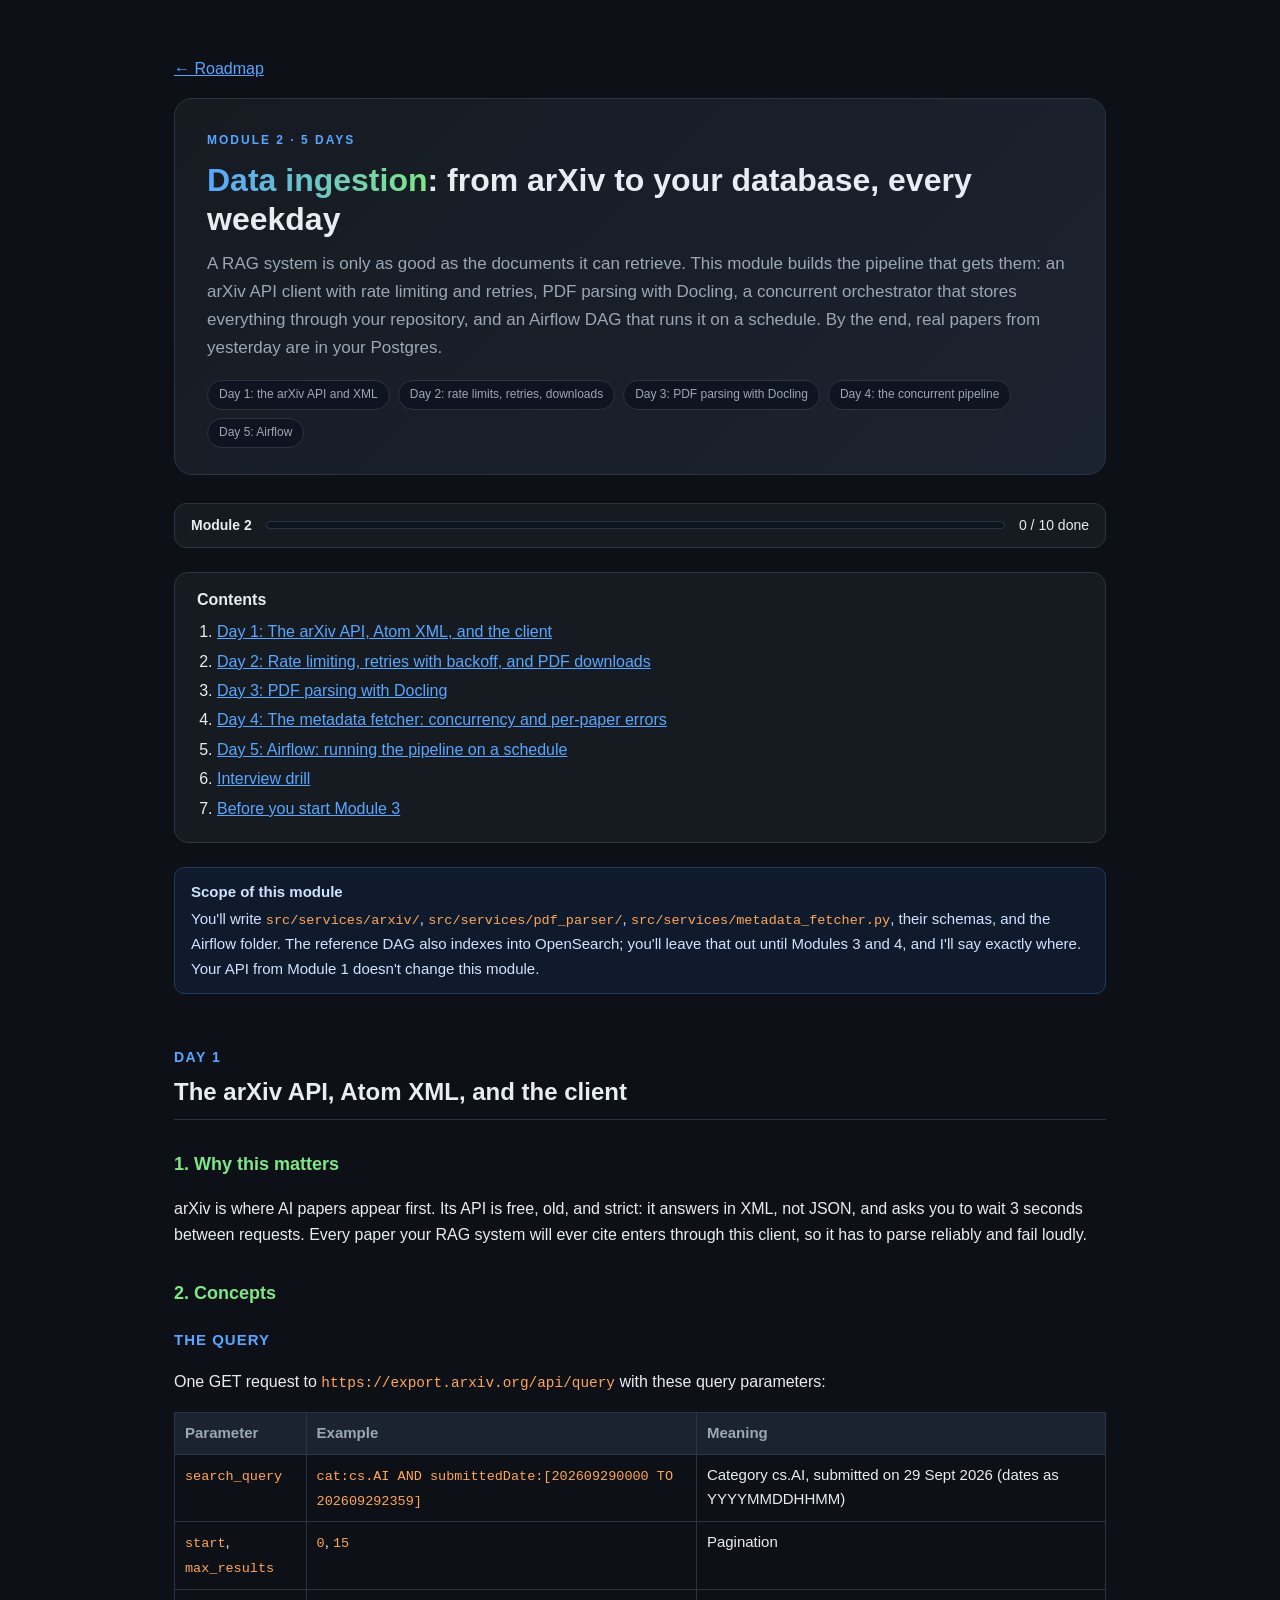
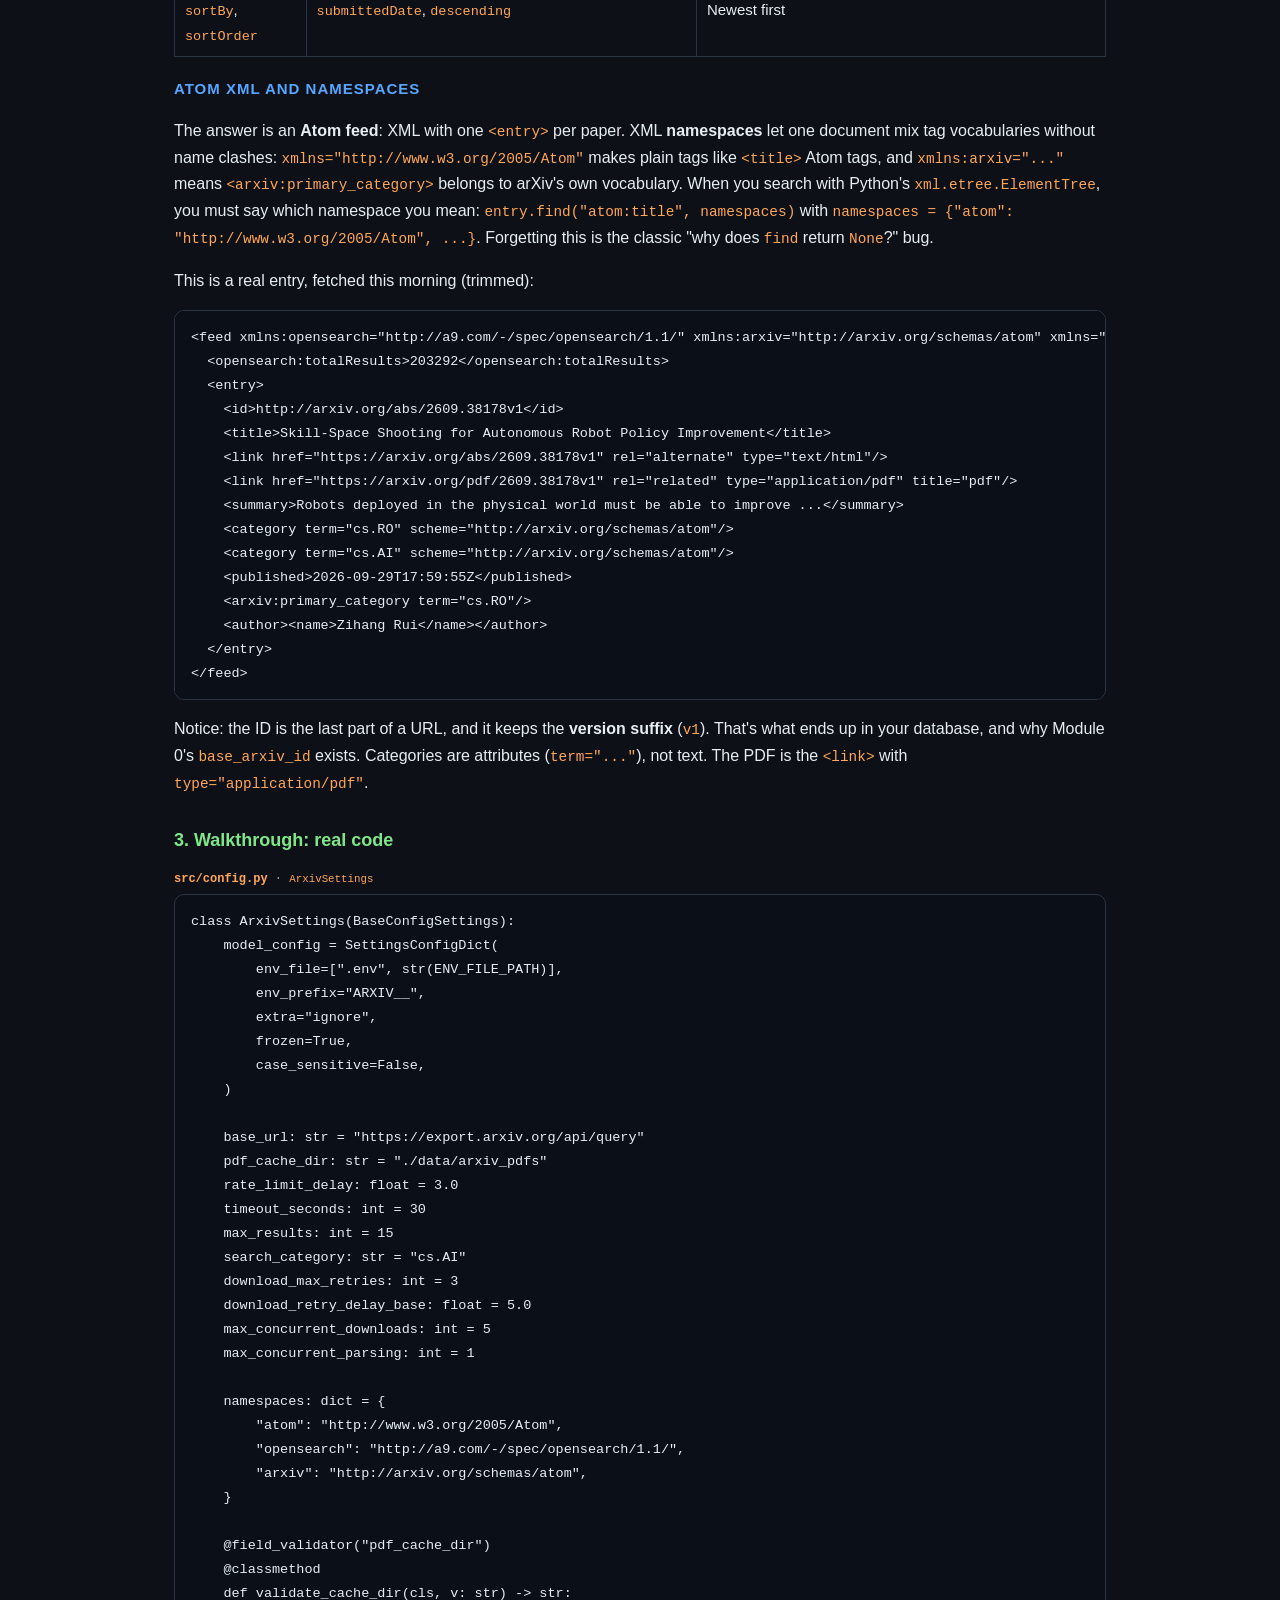
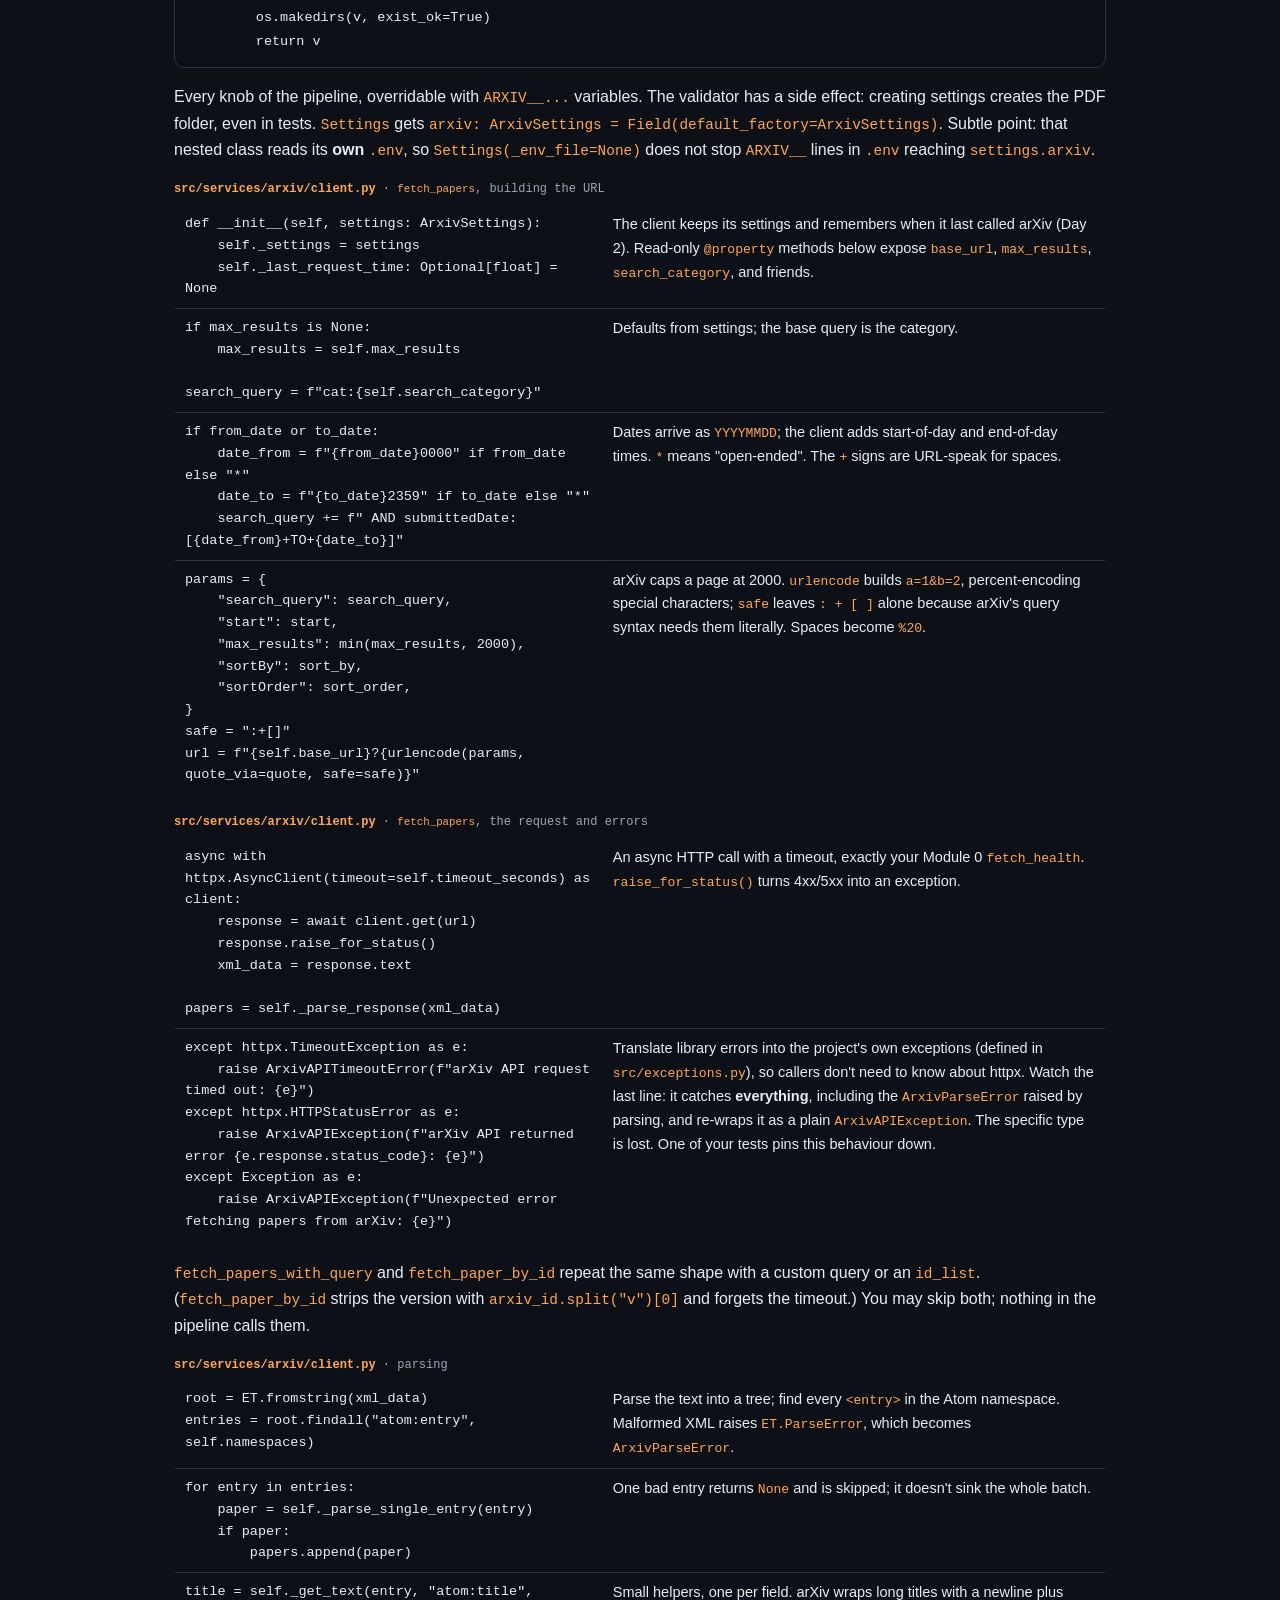
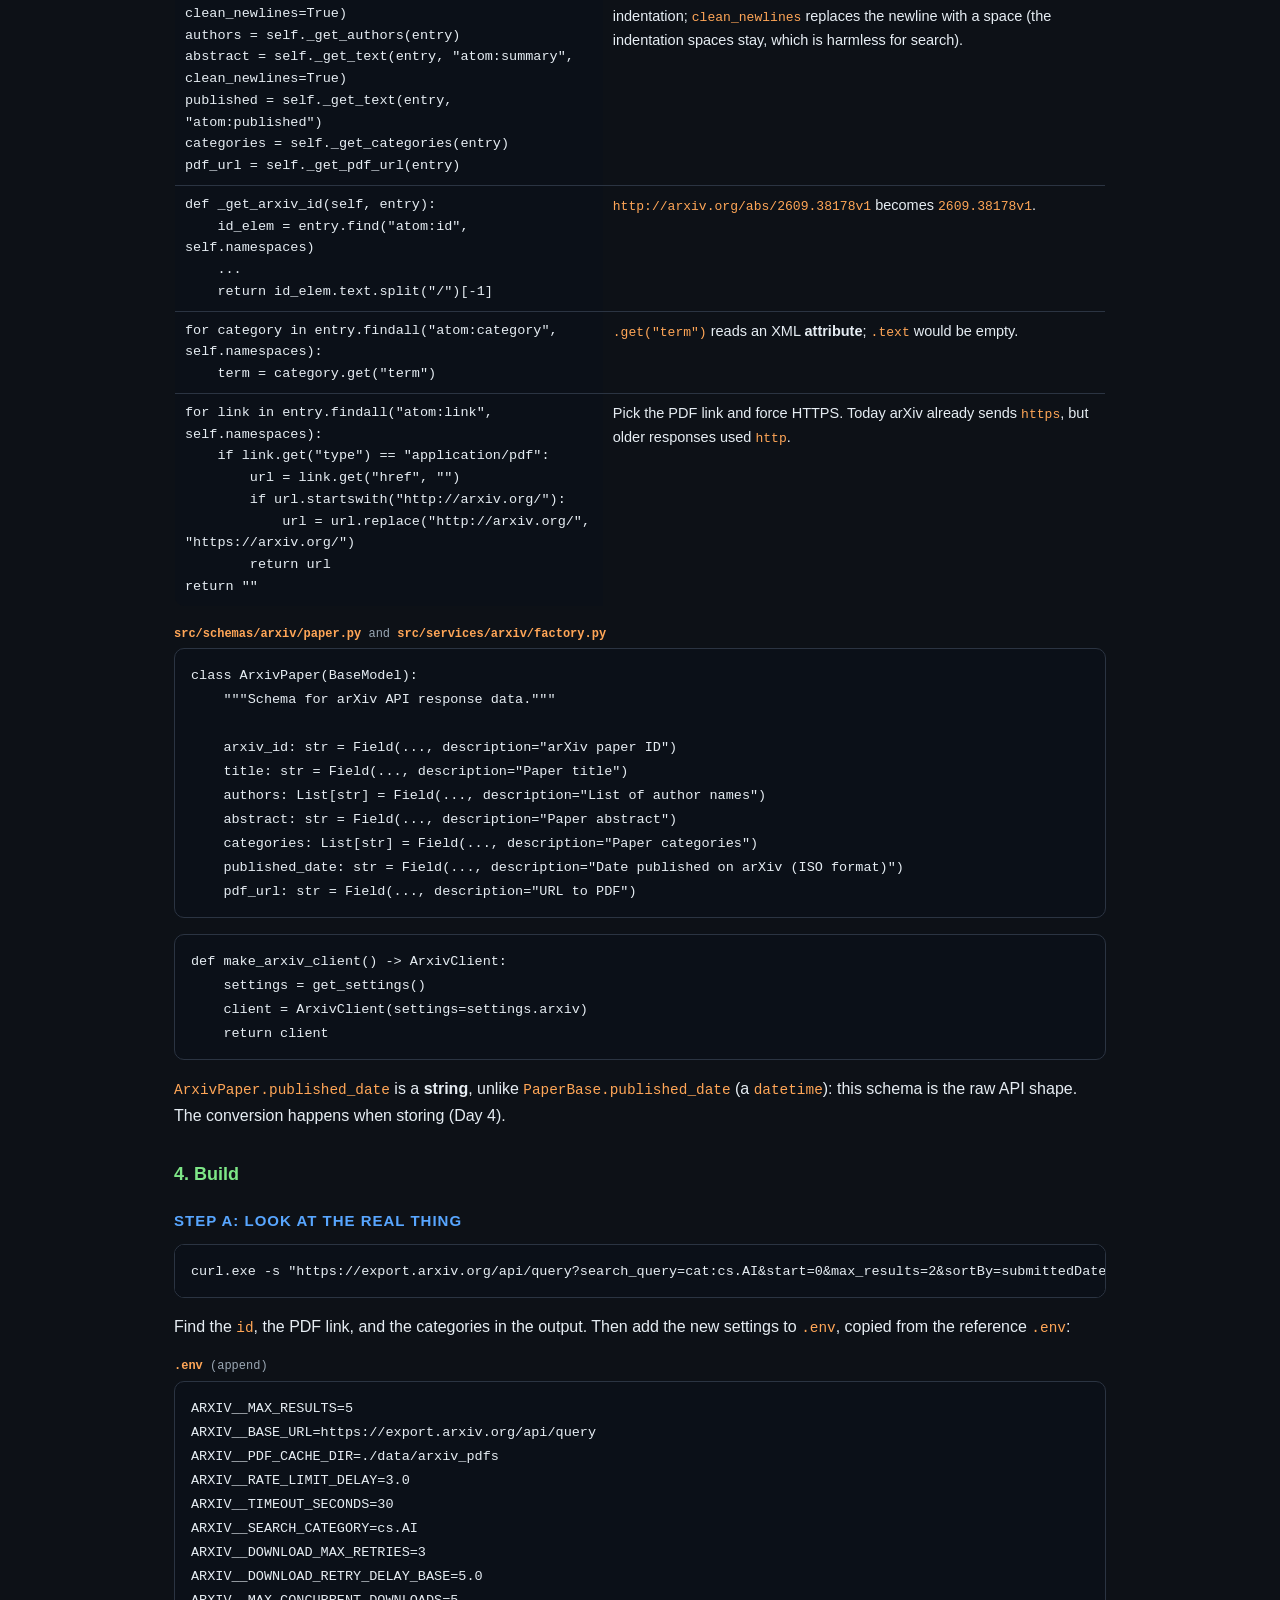
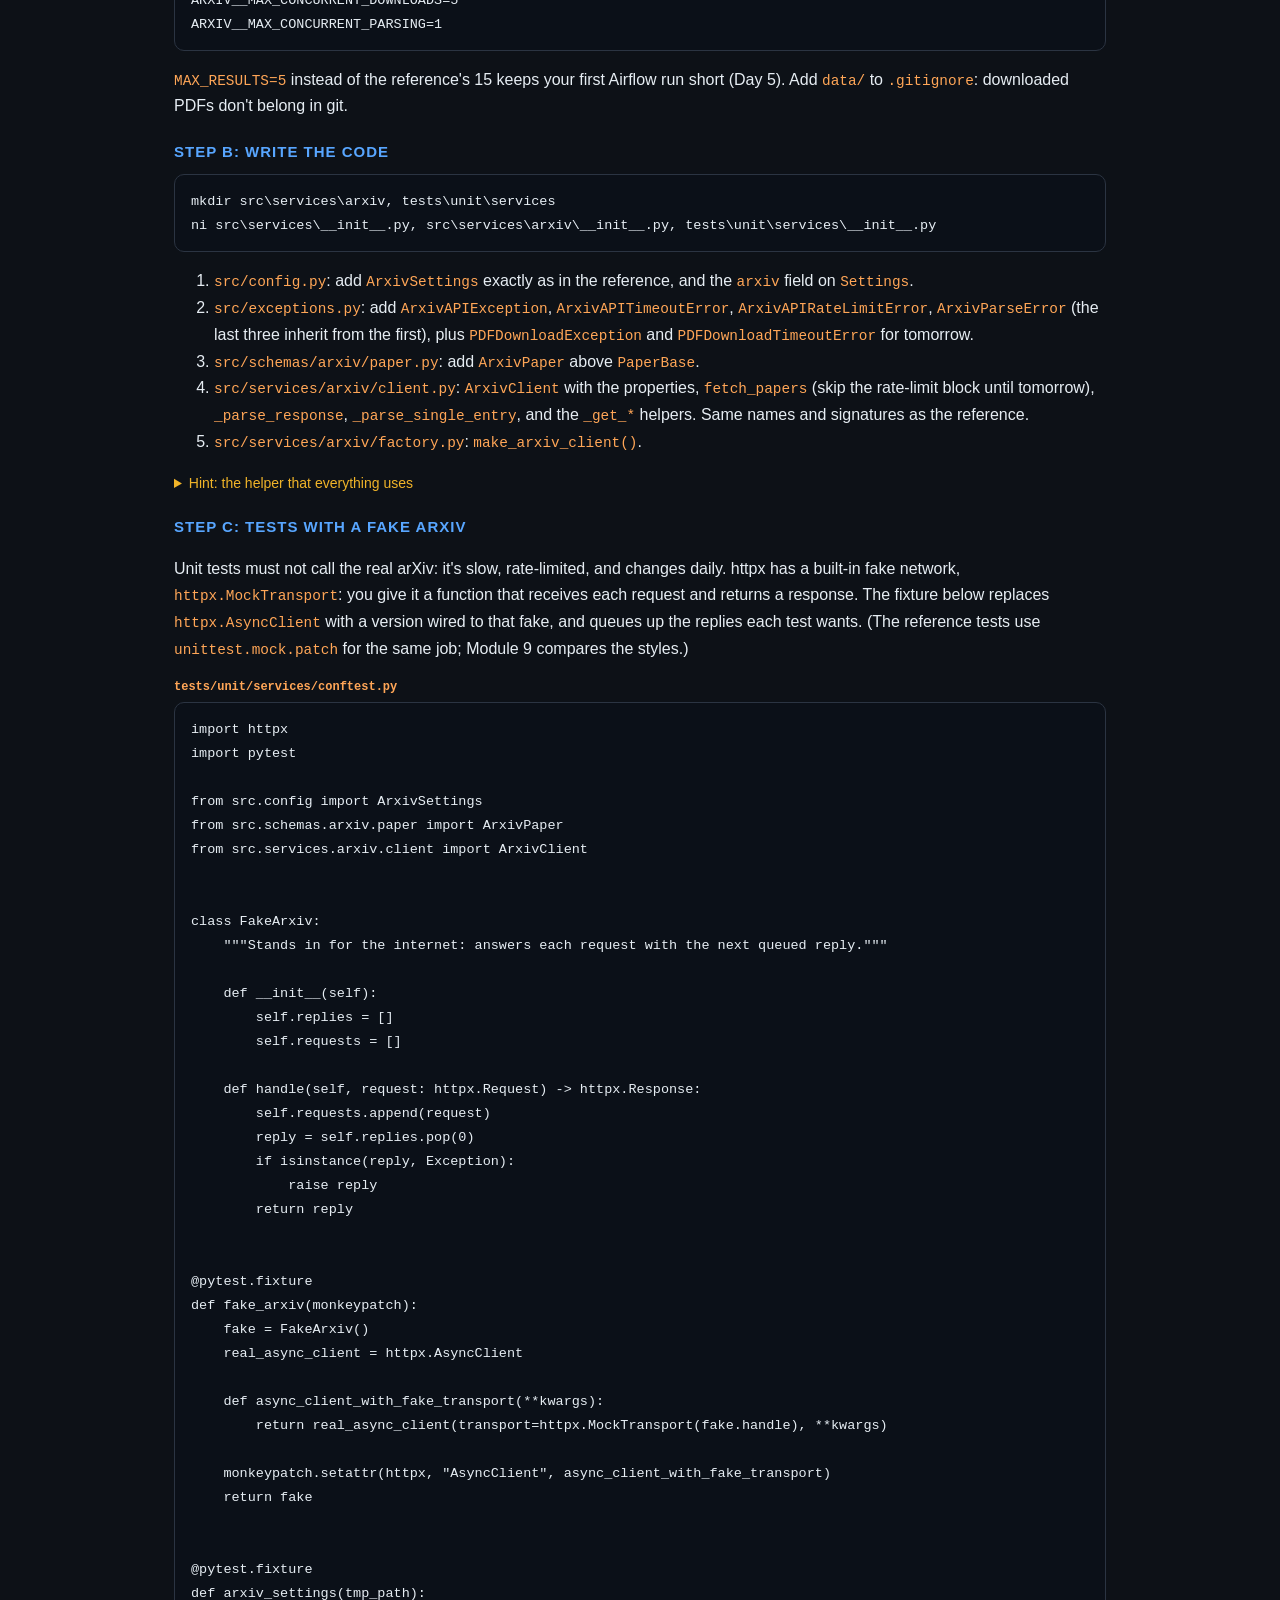
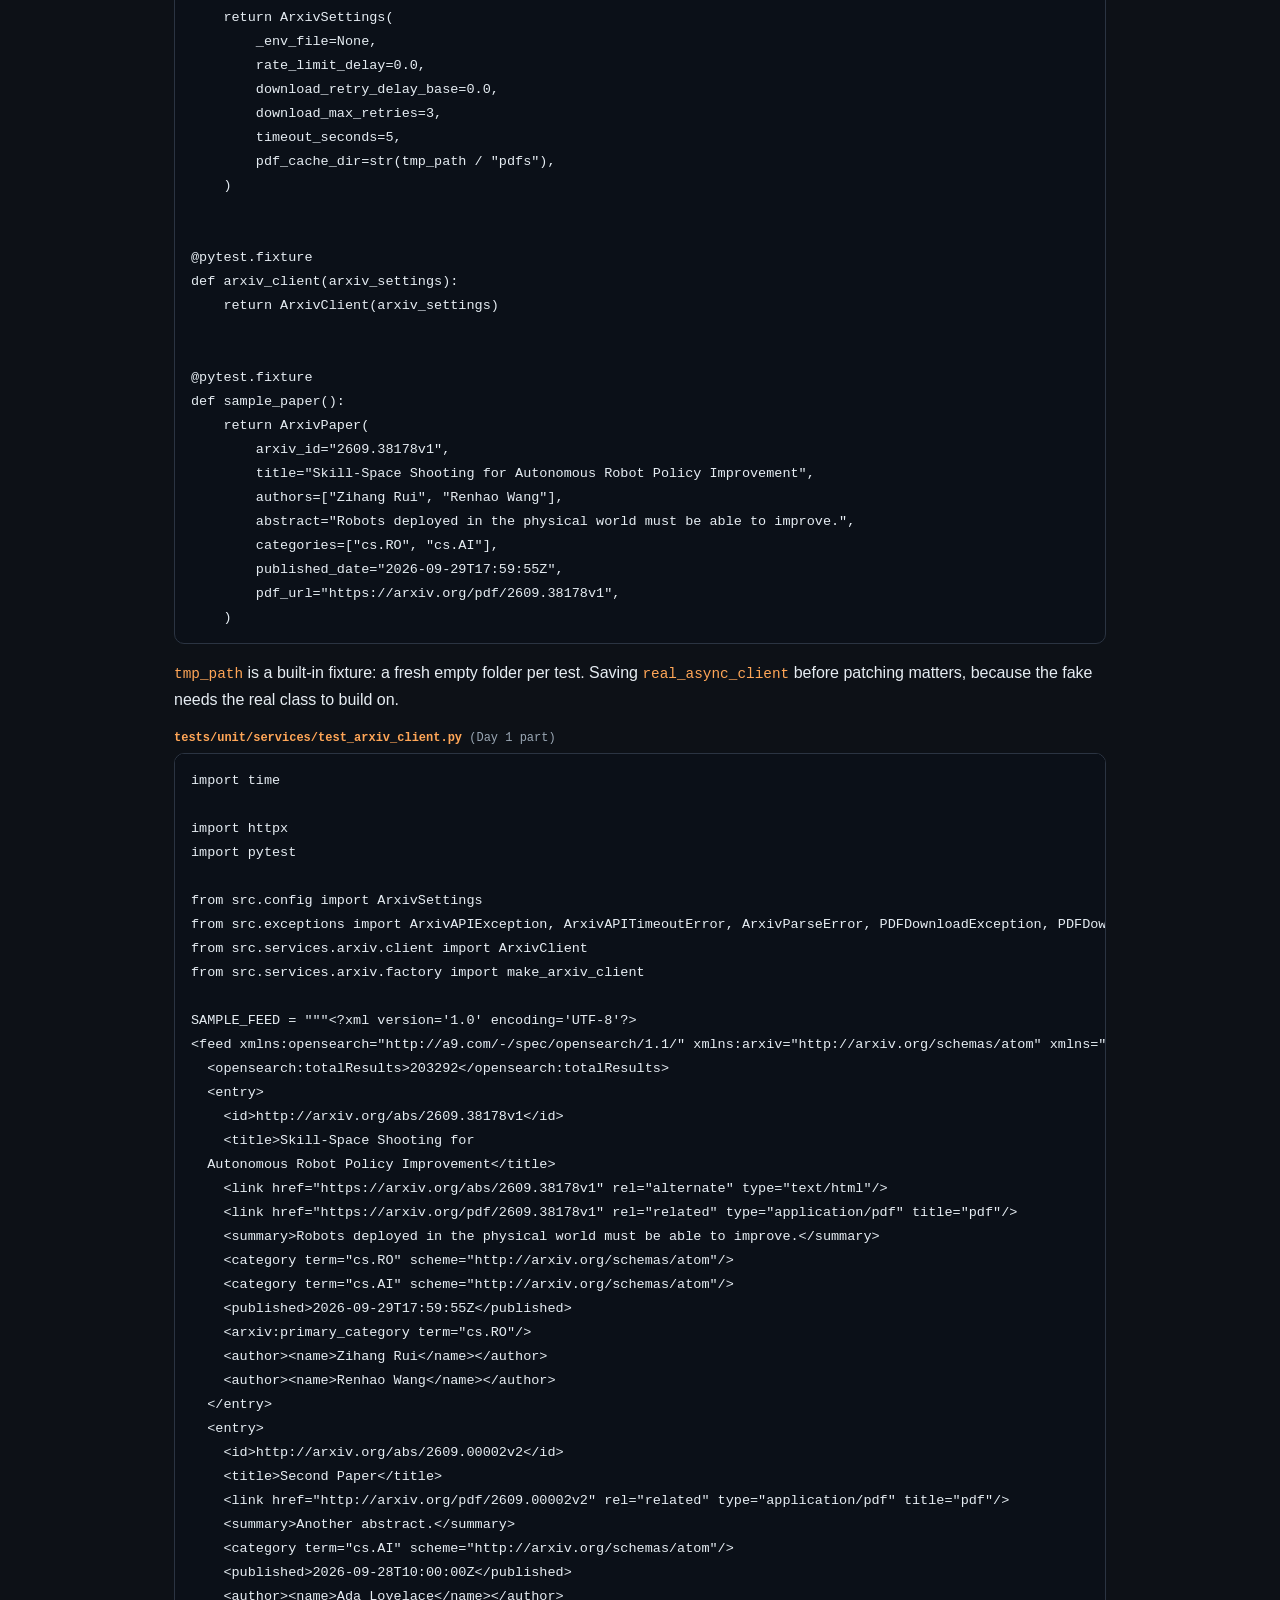
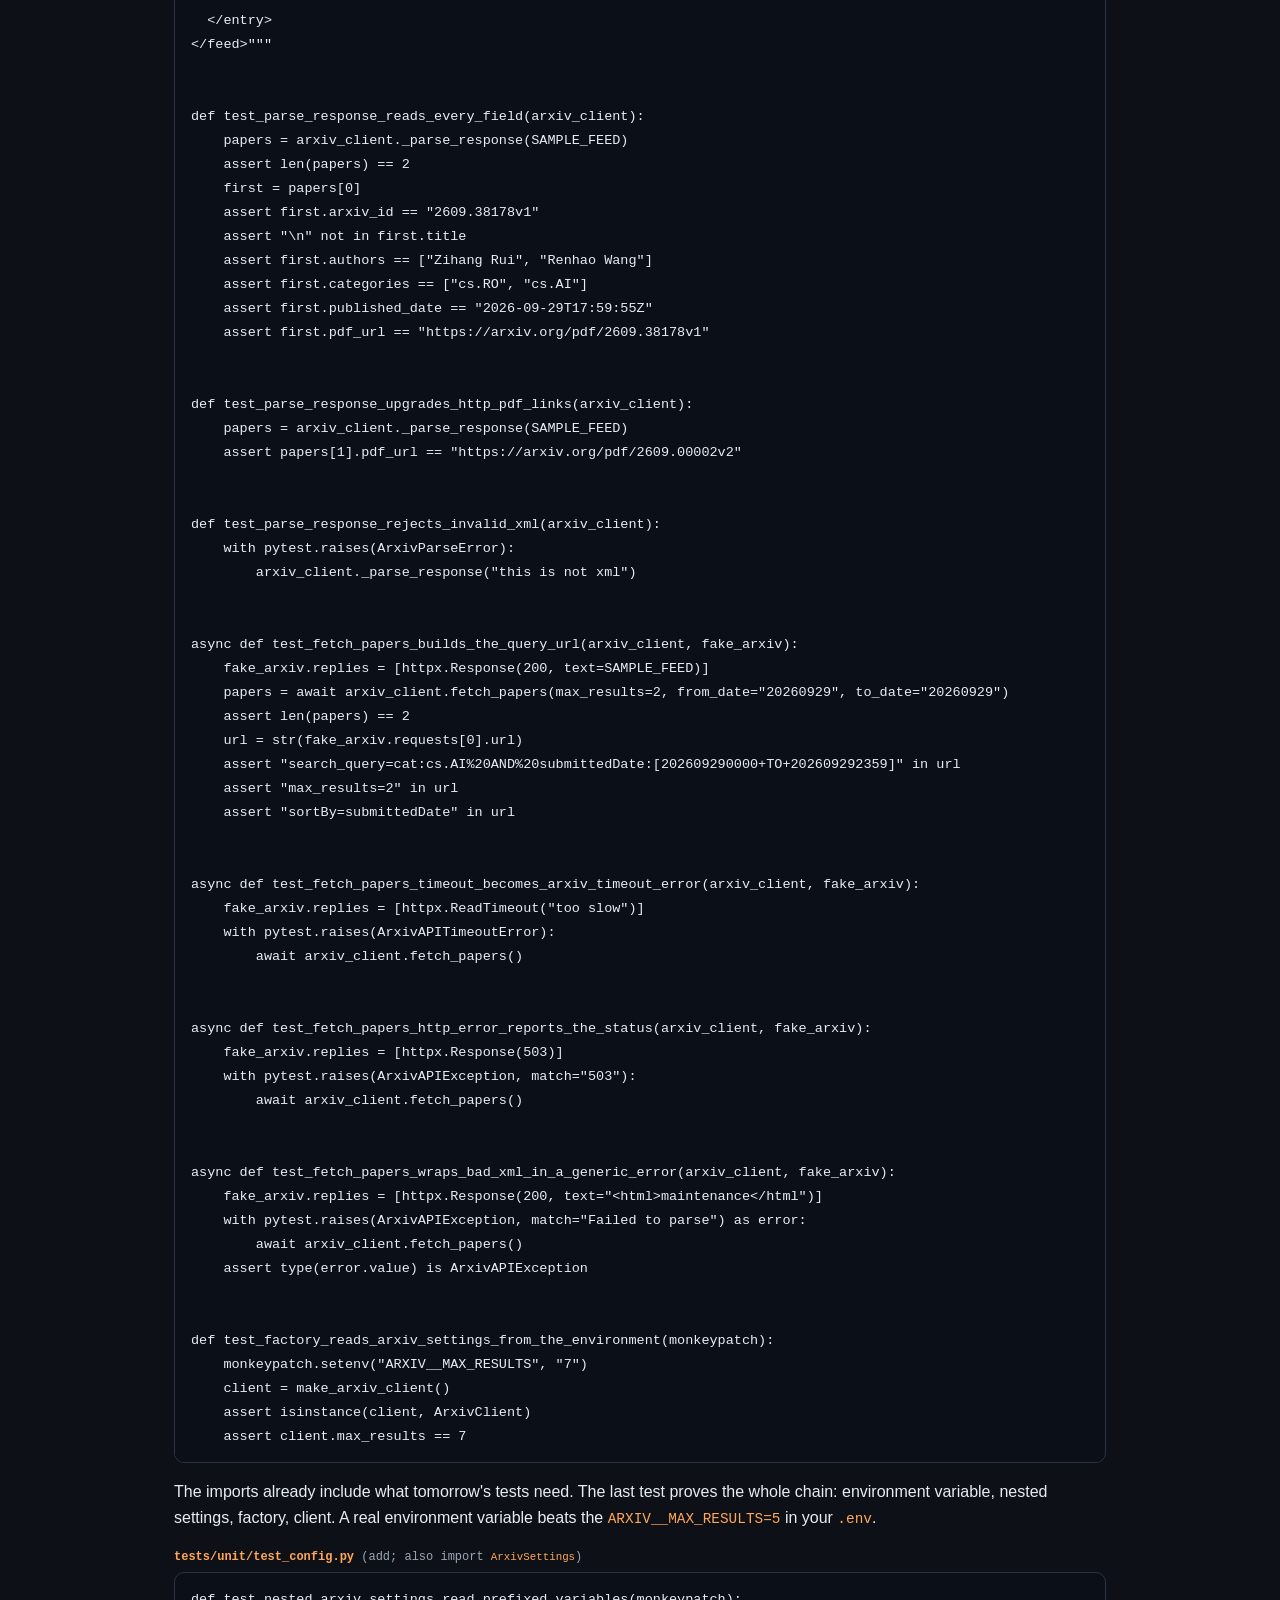
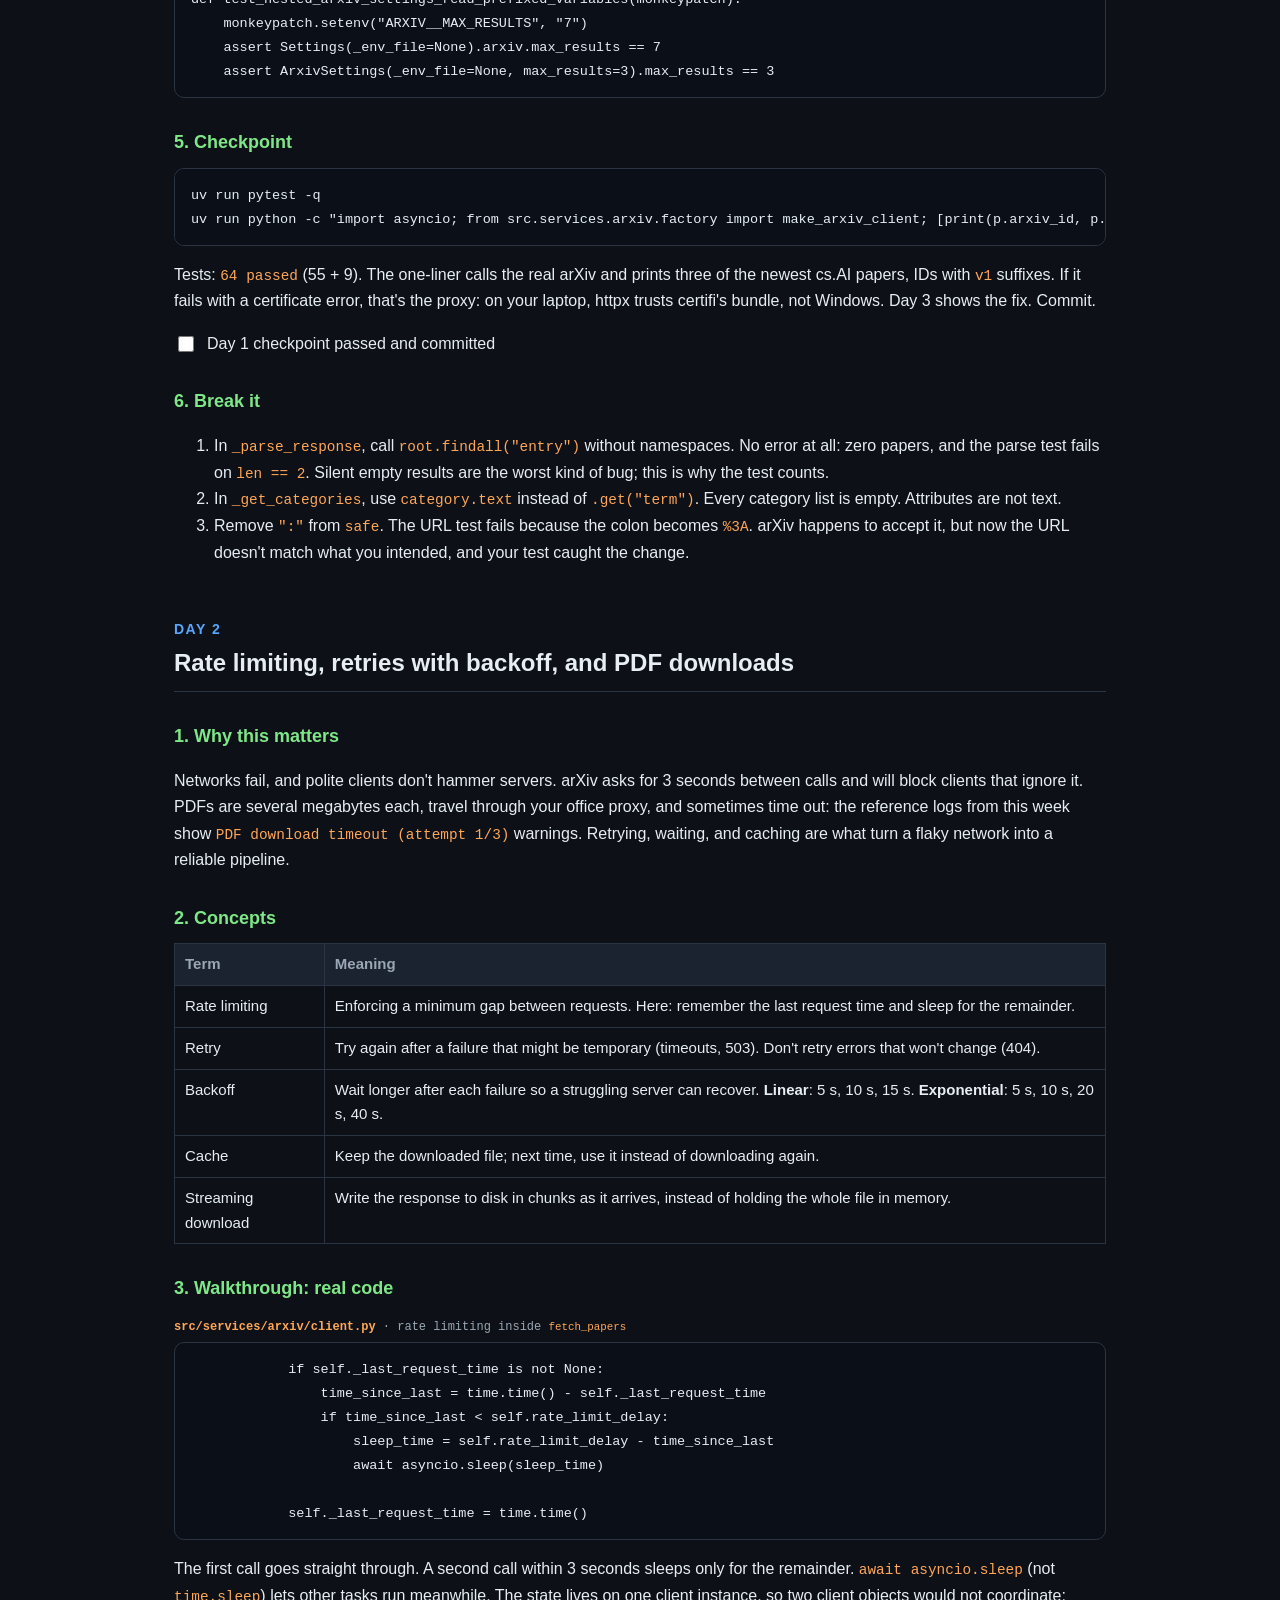
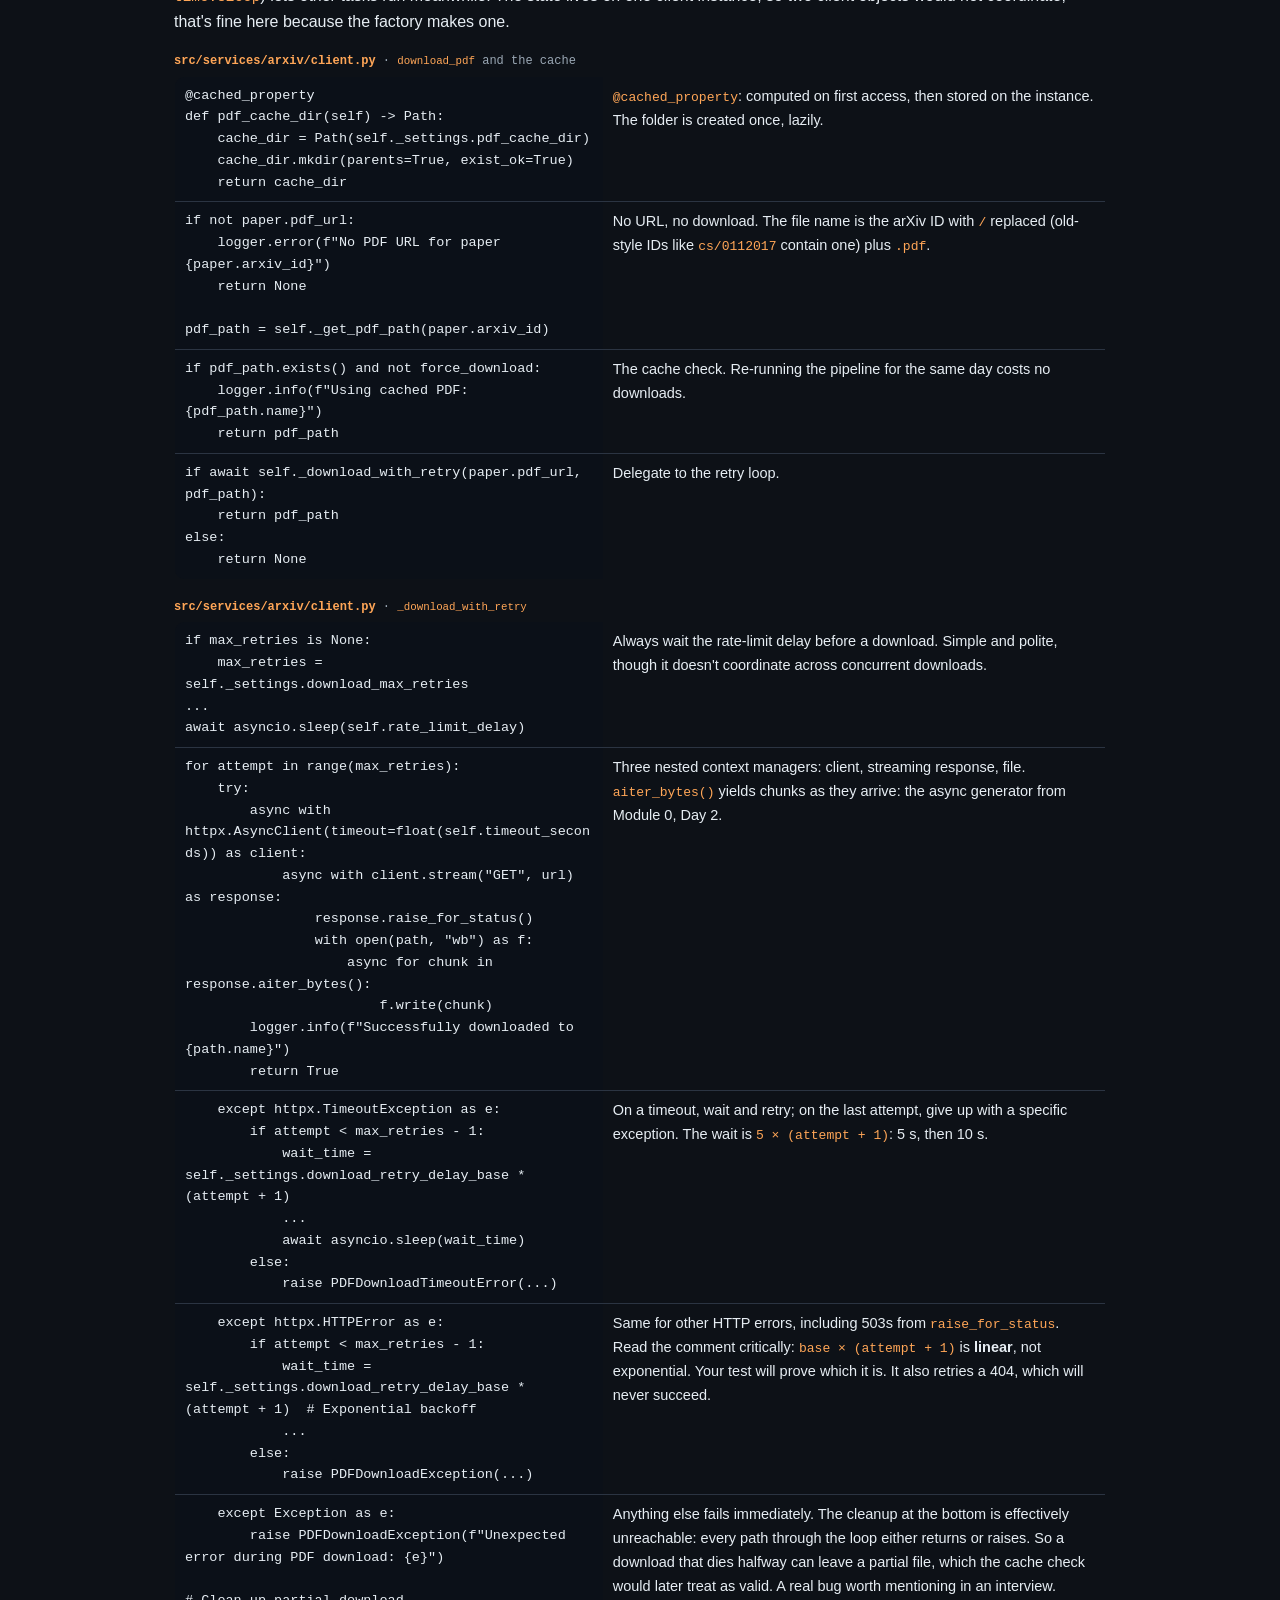
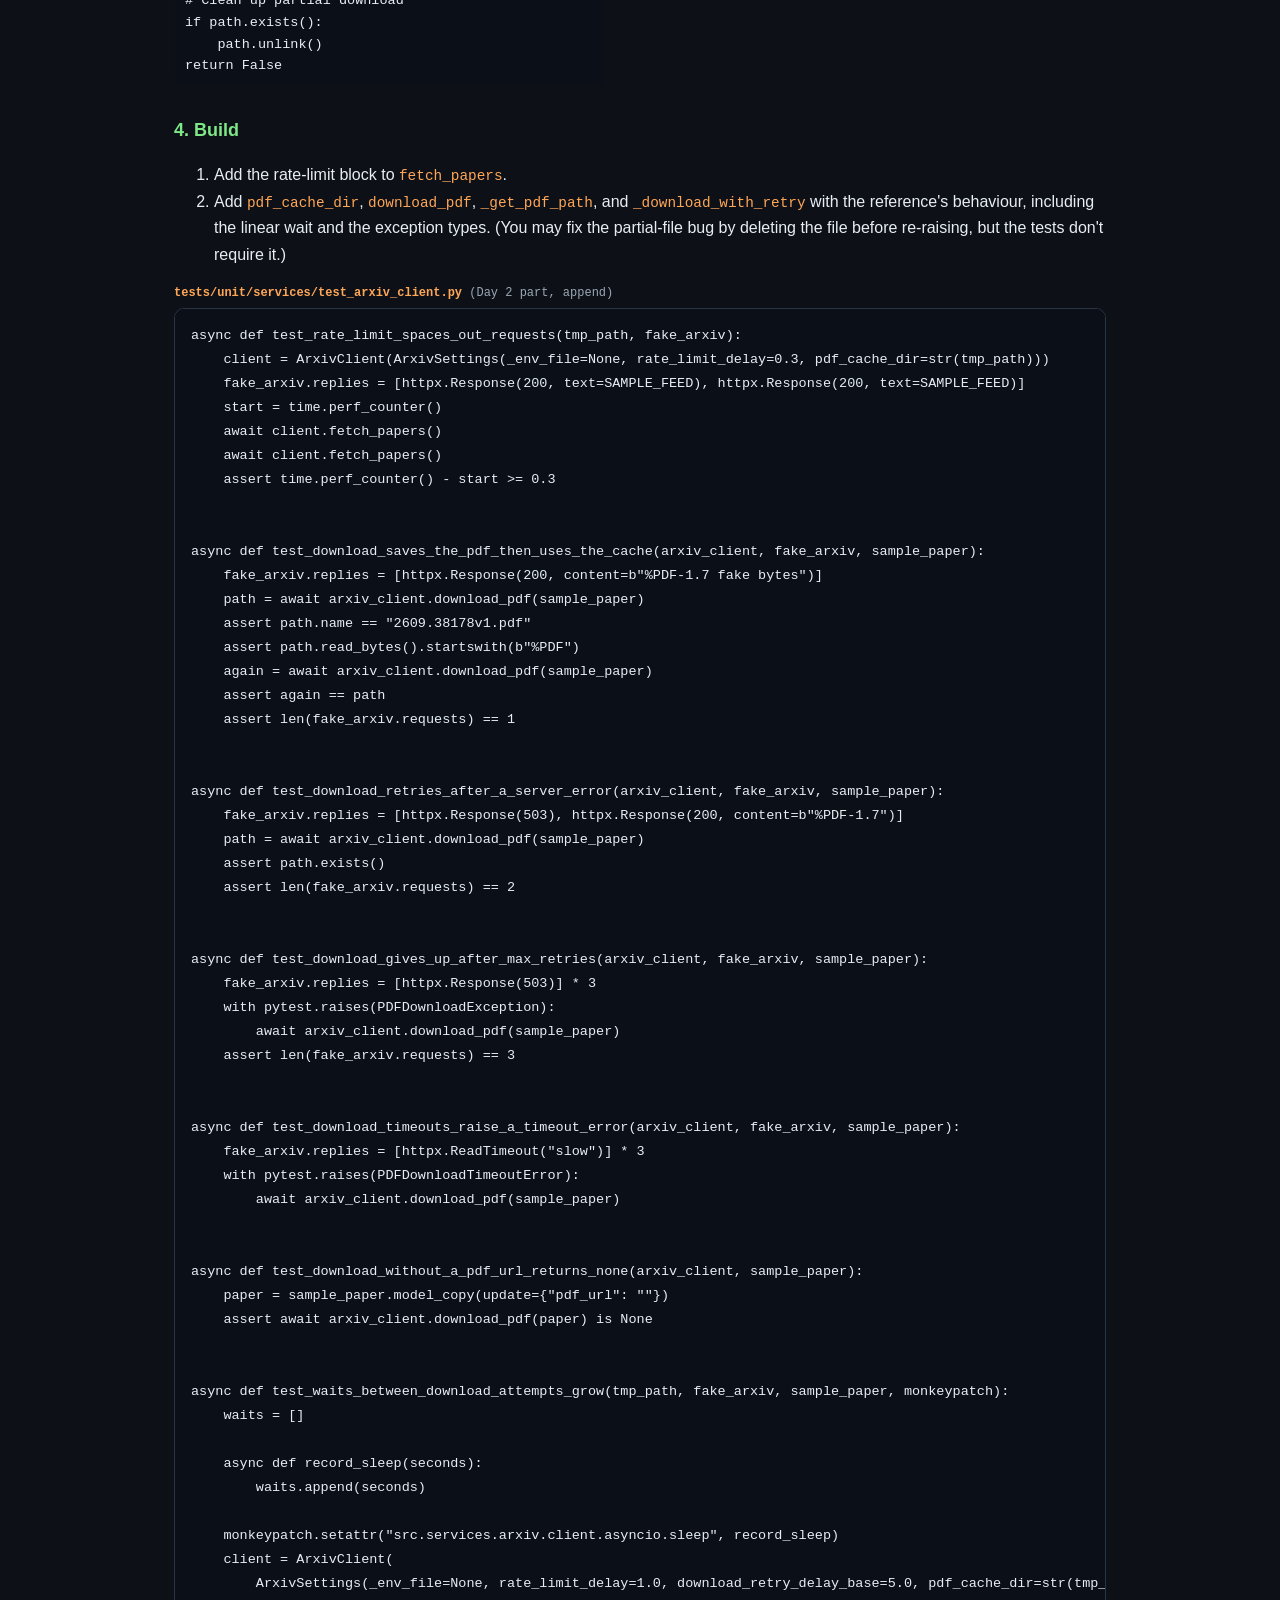
<file: rag-learning-guide/module-02-data-ingestion.html>
<!DOCTYPE html>
<html lang="en">
<head>
<meta charset="UTF-8" />
<meta name="viewport" content="width=device-width, initial-scale=1.0" />
<title>Module 2 — Data ingestion</title>
<link rel="stylesheet" href="assets/guide.css" />
</head>
<body>
<div class="wrap">

  <p><a href="index.html">&larr; Roadmap</a></p>

  <header class="hero">
    <p class="kicker">Module 2 &middot; 5 days</p>
    <h1><span class="grad">Data ingestion</span>: from arXiv to your database, every weekday</h1>
    <p class="lede">
      A RAG system is only as good as the documents it can retrieve. This module builds the pipeline that gets them:
      an arXiv API client with rate limiting and retries, PDF parsing with Docling, a concurrent orchestrator that stores
      everything through your repository, and an Airflow DAG that runs it on a schedule. By the end, real papers from
      yesterday are in your Postgres.
    </p>
    <div class="pill-row">
      <span class="pill">Day 1: the arXiv API and XML</span>
      <span class="pill">Day 2: rate limits, retries, downloads</span>
      <span class="pill">Day 3: PDF parsing with Docling</span>
      <span class="pill">Day 4: the concurrent pipeline</span>
      <span class="pill">Day 5: Airflow</span>
    </div>
  </header>

  <div class="progress"><strong>Module 2</strong><div class="bar"><span></span></div><span class="count"></span></div>

  <div class="toc">
    <strong>Contents</strong>
    <ol>
      <li><a href="#day1">Day 1: The arXiv API, Atom XML, and the client</a></li>
      <li><a href="#day2">Day 2: Rate limiting, retries with backoff, and PDF downloads</a></li>
      <li><a href="#day3">Day 3: PDF parsing with Docling</a></li>
      <li><a href="#day4">Day 4: The metadata fetcher: concurrency and per-paper errors</a></li>
      <li><a href="#day5">Day 5: Airflow: running the pipeline on a schedule</a></li>
      <li><a href="#drill">Interview drill</a></li>
      <li><a href="#done">Before you start Module 3</a></li>
    </ol>
  </div>

  <div class="callout info">
    <b>Scope of this module</b>
    You'll write <code>src/services/arxiv/</code>, <code>src/services/pdf_parser/</code>, <code>src/services/metadata_fetcher.py</code>,
    their schemas, and the Airflow folder. The reference DAG also indexes into OpenSearch; you'll leave that out until Modules 3 and 4, and
    I'll say exactly where. Your API from Module 1 doesn't change this module.
  </div>

  <!-- ================================================================== -->
  <!-- DAY 1                                                              -->
  <!-- ================================================================== -->
  <h2 id="day1"><span class="day">Day 1</span>The arXiv API, Atom XML, and the client</h2>

  <h3>1. Why this matters</h3>
  <p>
    arXiv is where AI papers appear first. Its API is free, old, and strict: it answers in XML, not JSON, and asks you to
    wait 3 seconds between requests. Every paper your RAG system will ever cite enters through this client, so it has to parse
    reliably and fail loudly.
  </p>

  <h3>2. Concepts</h3>
  <h4>The query</h4>
  <p>One GET request to <code>https://export.arxiv.org/api/query</code> with these query parameters:</p>
  <table class="plain">
    <tr><th>Parameter</th><th>Example</th><th>Meaning</th></tr>
    <tr><td><code>search_query</code></td><td><code>cat:cs.AI AND submittedDate:[202609290000 TO 202609292359]</code></td><td>Category cs.AI, submitted on 29 Sept 2026 (dates as YYYYMMDDHHMM)</td></tr>
    <tr><td><code>start</code>, <code>max_results</code></td><td><code>0</code>, <code>15</code></td><td>Pagination</td></tr>
    <tr><td><code>sortBy</code>, <code>sortOrder</code></td><td><code>submittedDate</code>, <code>descending</code></td><td>Newest first</td></tr>
  </table>
  <h4>Atom XML and namespaces</h4>
  <p>
    The answer is an <b>Atom feed</b>: XML with one <code>&lt;entry&gt;</code> per paper. XML <b>namespaces</b> let one document mix tag
    vocabularies without name clashes: <code>xmlns="http://www.w3.org/2005/Atom"</code> makes plain tags like <code>&lt;title&gt;</code> Atom
    tags, and <code>xmlns:arxiv="..."</code> means <code>&lt;arxiv:primary_category&gt;</code> belongs to arXiv's own vocabulary. When you search
    with Python's <code>xml.etree.ElementTree</code>, you must say which namespace you mean: <code>entry.find("atom:title", namespaces)</code>
    with <code>namespaces = {"atom": "http://www.w3.org/2005/Atom", ...}</code>. Forgetting this is the classic "why does <code>find</code> return
    <code>None</code>?" bug.
  </p>
  <p>This is a real entry, fetched this morning (trimmed):</p>
  <pre><code>&lt;feed xmlns:opensearch="http://a9.com/-/spec/opensearch/1.1/" xmlns:arxiv="http://arxiv.org/schemas/atom" xmlns="http://www.w3.org/2005/Atom"&gt;
  &lt;opensearch:totalResults&gt;203292&lt;/opensearch:totalResults&gt;
  &lt;entry&gt;
    &lt;id&gt;http://arxiv.org/abs/2609.38178v1&lt;/id&gt;
    &lt;title&gt;Skill-Space Shooting for Autonomous Robot Policy Improvement&lt;/title&gt;
    &lt;link href="https://arxiv.org/abs/2609.38178v1" rel="alternate" type="text/html"/&gt;
    &lt;link href="https://arxiv.org/pdf/2609.38178v1" rel="related" type="application/pdf" title="pdf"/&gt;
    &lt;summary&gt;Robots deployed in the physical world must be able to improve ...&lt;/summary&gt;
    &lt;category term="cs.RO" scheme="http://arxiv.org/schemas/atom"/&gt;
    &lt;category term="cs.AI" scheme="http://arxiv.org/schemas/atom"/&gt;
    &lt;published&gt;2026-09-29T17:59:55Z&lt;/published&gt;
    &lt;arxiv:primary_category term="cs.RO"/&gt;
    &lt;author&gt;&lt;name&gt;Zihang Rui&lt;/name&gt;&lt;/author&gt;
  &lt;/entry&gt;
&lt;/feed&gt;</code></pre>
  <p>
    Notice: the ID is the last part of a URL, and it keeps the <b>version suffix</b> (<code>v1</code>). That's what ends up in your
    database, and why Module 0's <code>base_arxiv_id</code> exists. Categories are attributes (<code>term="..."</code>), not text. The PDF is
    the <code>&lt;link&gt;</code> with <code>type="application/pdf"</code>.
  </p>

  <h3>3. Walkthrough: real code</h3>
  <p class="file"><b>src/config.py</b> &middot; <code>ArxivSettings</code></p>
  <pre><code>class ArxivSettings(BaseConfigSettings):
    model_config = SettingsConfigDict(
        env_file=[".env", str(ENV_FILE_PATH)],
        env_prefix="ARXIV__",
        extra="ignore",
        frozen=True,
        case_sensitive=False,
    )

    base_url: str = "https://export.arxiv.org/api/query"
    pdf_cache_dir: str = "./data/arxiv_pdfs"
    rate_limit_delay: float = 3.0
    timeout_seconds: int = 30
    max_results: int = 15
    search_category: str = "cs.AI"
    download_max_retries: int = 3
    download_retry_delay_base: float = 5.0
    max_concurrent_downloads: int = 5
    max_concurrent_parsing: int = 1

    namespaces: dict = {
        "atom": "http://www.w3.org/2005/Atom",
        "opensearch": "http://a9.com/-/spec/opensearch/1.1/",
        "arxiv": "http://arxiv.org/schemas/atom",
    }

    @field_validator("pdf_cache_dir")
    @classmethod
    def validate_cache_dir(cls, v: str) -&gt; str:
        os.makedirs(v, exist_ok=True)
        return v</code></pre>
  <p>
    Every knob of the pipeline, overridable with <code>ARXIV__...</code> variables. The validator has a side effect: creating settings
    creates the PDF folder, even in tests. <code>Settings</code> gets <code>arxiv: ArxivSettings = Field(default_factory=ArxivSettings)</code>.
    Subtle point: that nested class reads its <b>own</b> <code>.env</code>, so <code>Settings(_env_file=None)</code> does not stop
    <code>ARXIV__</code> lines in <code>.env</code> reaching <code>settings.arxiv</code>.
  </p>

  <p class="file"><b>src/services/arxiv/client.py</b> &middot; <code>fetch_papers</code>, building the URL</p>
  <table class="walk">
    <tr><td><pre><code>def __init__(self, settings: ArxivSettings):
    self._settings = settings
    self._last_request_time: Optional[float] = None</code></pre></td>
      <td>The client keeps its settings and remembers when it last called arXiv (Day 2). Read-only <code>@property</code> methods below expose <code>base_url</code>, <code>max_results</code>, <code>search_category</code>, and friends.</td></tr>
    <tr><td><pre><code>if max_results is None:
    max_results = self.max_results

search_query = f"cat:{self.search_category}"</code></pre></td>
      <td>Defaults from settings; the base query is the category.</td></tr>
    <tr><td><pre><code>if from_date or to_date:
    date_from = f"{from_date}0000" if from_date else "*"
    date_to = f"{to_date}2359" if to_date else "*"
    search_query += f" AND submittedDate:[{date_from}+TO+{date_to}]"</code></pre></td>
      <td>Dates arrive as <code>YYYYMMDD</code>; the client adds start-of-day and end-of-day times. <code>*</code> means "open-ended". The <code>+</code> signs are URL-speak for spaces.</td></tr>
    <tr><td><pre><code>params = {
    "search_query": search_query,
    "start": start,
    "max_results": min(max_results, 2000),
    "sortBy": sort_by,
    "sortOrder": sort_order,
}
safe = ":+[]"
url = f"{self.base_url}?{urlencode(params, quote_via=quote, safe=safe)}"</code></pre></td>
      <td>arXiv caps a page at 2000. <code>urlencode</code> builds <code>a=1&amp;b=2</code>, percent-encoding special characters; <code>safe</code> leaves <code>: + [ ]</code> alone because arXiv's query syntax needs them literally. Spaces become <code>%20</code>.</td></tr>
  </table>

  <p class="file"><b>src/services/arxiv/client.py</b> &middot; <code>fetch_papers</code>, the request and errors</p>
  <table class="walk">
    <tr><td><pre><code>async with httpx.AsyncClient(timeout=self.timeout_seconds) as client:
    response = await client.get(url)
    response.raise_for_status()
    xml_data = response.text

papers = self._parse_response(xml_data)</code></pre></td>
      <td>An async HTTP call with a timeout, exactly your Module 0 <code>fetch_health</code>. <code>raise_for_status()</code> turns 4xx/5xx into an exception.</td></tr>
    <tr><td><pre><code>except httpx.TimeoutException as e:
    raise ArxivAPITimeoutError(f"arXiv API request timed out: {e}")
except httpx.HTTPStatusError as e:
    raise ArxivAPIException(f"arXiv API returned error {e.response.status_code}: {e}")
except Exception as e:
    raise ArxivAPIException(f"Unexpected error fetching papers from arXiv: {e}")</code></pre></td>
      <td>Translate library errors into the project's own exceptions (defined in <code>src/exceptions.py</code>), so callers don't need to know about httpx. Watch the last line: it catches <b>everything</b>, including the <code>ArxivParseError</code> raised by parsing, and re-wraps it as a plain <code>ArxivAPIException</code>. The specific type is lost. One of your tests pins this behaviour down.</td></tr>
  </table>
  <p>
    <code>fetch_papers_with_query</code> and <code>fetch_paper_by_id</code> repeat the same shape with a custom query or an
    <code>id_list</code>. (<code>fetch_paper_by_id</code> strips the version with <code>arxiv_id.split("v")[0]</code> and forgets the timeout.)
    You may skip both; nothing in the pipeline calls them.
  </p>

  <p class="file"><b>src/services/arxiv/client.py</b> &middot; parsing</p>
  <table class="walk">
    <tr><td><pre><code>root = ET.fromstring(xml_data)
entries = root.findall("atom:entry", self.namespaces)</code></pre></td>
      <td>Parse the text into a tree; find every <code>&lt;entry&gt;</code> in the Atom namespace. Malformed XML raises <code>ET.ParseError</code>, which becomes <code>ArxivParseError</code>.</td></tr>
    <tr><td><pre><code>for entry in entries:
    paper = self._parse_single_entry(entry)
    if paper:
        papers.append(paper)</code></pre></td>
      <td>One bad entry returns <code>None</code> and is skipped; it doesn't sink the whole batch.</td></tr>
    <tr><td><pre><code>title = self._get_text(entry, "atom:title", clean_newlines=True)
authors = self._get_authors(entry)
abstract = self._get_text(entry, "atom:summary", clean_newlines=True)
published = self._get_text(entry, "atom:published")
categories = self._get_categories(entry)
pdf_url = self._get_pdf_url(entry)</code></pre></td>
      <td>Small helpers, one per field. arXiv wraps long titles with a newline plus indentation; <code>clean_newlines</code> replaces the newline with a space (the indentation spaces stay, which is harmless for search).</td></tr>
    <tr><td><pre><code>def _get_arxiv_id(self, entry):
    id_elem = entry.find("atom:id", self.namespaces)
    ...
    return id_elem.text.split("/")[-1]</code></pre></td>
      <td><code>http://arxiv.org/abs/2609.38178v1</code> becomes <code>2609.38178v1</code>.</td></tr>
    <tr><td><pre><code>for category in entry.findall("atom:category", self.namespaces):
    term = category.get("term")</code></pre></td>
      <td><code>.get("term")</code> reads an XML <b>attribute</b>; <code>.text</code> would be empty.</td></tr>
    <tr><td><pre><code>for link in entry.findall("atom:link", self.namespaces):
    if link.get("type") == "application/pdf":
        url = link.get("href", "")
        if url.startswith("http://arxiv.org/"):
            url = url.replace("http://arxiv.org/", "https://arxiv.org/")
        return url
return ""</code></pre></td>
      <td>Pick the PDF link and force HTTPS. Today arXiv already sends <code>https</code>, but older responses used <code>http</code>.</td></tr>
  </table>

  <p class="file"><b>src/schemas/arxiv/paper.py</b> and <b>src/services/arxiv/factory.py</b></p>
  <pre><code>class ArxivPaper(BaseModel):
    """Schema for arXiv API response data."""

    arxiv_id: str = Field(..., description="arXiv paper ID")
    title: str = Field(..., description="Paper title")
    authors: List[str] = Field(..., description="List of author names")
    abstract: str = Field(..., description="Paper abstract")
    categories: List[str] = Field(..., description="Paper categories")
    published_date: str = Field(..., description="Date published on arXiv (ISO format)")
    pdf_url: str = Field(..., description="URL to PDF")</code></pre>
  <pre><code>def make_arxiv_client() -&gt; ArxivClient:
    settings = get_settings()
    client = ArxivClient(settings=settings.arxiv)
    return client</code></pre>
  <p>
    <code>ArxivPaper.published_date</code> is a <b>string</b>, unlike <code>PaperBase.published_date</code> (a <code>datetime</code>): this schema is
    the raw API shape. The conversion happens when storing (Day 4).
  </p>

  <h3>4. Build</h3>
  <h4>Step A: look at the real thing</h4>
  <pre><code>curl.exe -s "https://export.arxiv.org/api/query?search_query=cat:cs.AI&amp;start=0&amp;max_results=2&amp;sortBy=submittedDate&amp;sortOrder=descending"</code></pre>
  <p>Find the <code>id</code>, the PDF link, and the categories in the output. Then add the new settings to <code>.env</code>, copied from the reference <code>.env</code>:</p>
  <p class="file"><b>.env</b> (append)</p>
  <pre><code>ARXIV__MAX_RESULTS=5
ARXIV__BASE_URL=https://export.arxiv.org/api/query
ARXIV__PDF_CACHE_DIR=./data/arxiv_pdfs
ARXIV__RATE_LIMIT_DELAY=3.0
ARXIV__TIMEOUT_SECONDS=30
ARXIV__SEARCH_CATEGORY=cs.AI
ARXIV__DOWNLOAD_MAX_RETRIES=3
ARXIV__DOWNLOAD_RETRY_DELAY_BASE=5.0
ARXIV__MAX_CONCURRENT_DOWNLOADS=5
ARXIV__MAX_CONCURRENT_PARSING=1</code></pre>
  <p>
    <code>MAX_RESULTS=5</code> instead of the reference's 15 keeps your first Airflow run short (Day 5). Add <code>data/</code> to
    <code>.gitignore</code>: downloaded PDFs don't belong in git.
  </p>

  <h4>Step B: write the code</h4>
  <pre><code>mkdir src\services\arxiv, tests\unit\services
ni src\services\__init__.py, src\services\arxiv\__init__.py, tests\unit\services\__init__.py</code></pre>
  <ol>
    <li><code>src/config.py</code>: add <code>ArxivSettings</code> exactly as in the reference, and the <code>arxiv</code> field on <code>Settings</code>.</li>
    <li><code>src/exceptions.py</code>: add <code>ArxivAPIException</code>, <code>ArxivAPITimeoutError</code>, <code>ArxivAPIRateLimitError</code>,
      <code>ArxivParseError</code> (the last three inherit from the first), plus <code>PDFDownloadException</code> and <code>PDFDownloadTimeoutError</code> for tomorrow.</li>
    <li><code>src/schemas/arxiv/paper.py</code>: add <code>ArxivPaper</code> above <code>PaperBase</code>.</li>
    <li><code>src/services/arxiv/client.py</code>: <code>ArxivClient</code> with the properties, <code>fetch_papers</code> (skip the rate-limit block until tomorrow),
      <code>_parse_response</code>, <code>_parse_single_entry</code>, and the <code>_get_*</code> helpers. Same names and signatures as the reference.</li>
    <li><code>src/services/arxiv/factory.py</code>: <code>make_arxiv_client()</code>.</li>
  </ol>
  <details class="hint"><summary>Hint: the helper that everything uses</summary>
    <p><code>_get_text(element, path, clean_newlines=False)</code>: <code>find</code> the path with the namespaces; return <code>""</code> if the element or its
      <code>.text</code> is missing; otherwise strip it, and replace <code>"\n"</code> with <code>" "</code> if asked.</p></details>

  <h4>Step C: tests with a fake arXiv</h4>
  <p>
    Unit tests must not call the real arXiv: it's slow, rate-limited, and changes daily. httpx has a built-in fake network,
    <code>httpx.MockTransport</code>: you give it a function that receives each request and returns a response. The fixture below
    replaces <code>httpx.AsyncClient</code> with a version wired to that fake, and queues up the replies each test wants. (The reference tests
    use <code>unittest.mock.patch</code> for the same job; Module 9 compares the styles.)
  </p>
  <p class="file"><b>tests/unit/services/conftest.py</b></p>
  <pre><code>import httpx
import pytest

from src.config import ArxivSettings
from src.schemas.arxiv.paper import ArxivPaper
from src.services.arxiv.client import ArxivClient


class FakeArxiv:
    """Stands in for the internet: answers each request with the next queued reply."""

    def __init__(self):
        self.replies = []
        self.requests = []

    def handle(self, request: httpx.Request) -&gt; httpx.Response:
        self.requests.append(request)
        reply = self.replies.pop(0)
        if isinstance(reply, Exception):
            raise reply
        return reply


@pytest.fixture
def fake_arxiv(monkeypatch):
    fake = FakeArxiv()
    real_async_client = httpx.AsyncClient

    def async_client_with_fake_transport(**kwargs):
        return real_async_client(transport=httpx.MockTransport(fake.handle), **kwargs)

    monkeypatch.setattr(httpx, "AsyncClient", async_client_with_fake_transport)
    return fake


@pytest.fixture
def arxiv_settings(tmp_path):
    return ArxivSettings(
        _env_file=None,
        rate_limit_delay=0.0,
        download_retry_delay_base=0.0,
        download_max_retries=3,
        timeout_seconds=5,
        pdf_cache_dir=str(tmp_path / "pdfs"),
    )


@pytest.fixture
def arxiv_client(arxiv_settings):
    return ArxivClient(arxiv_settings)


@pytest.fixture
def sample_paper():
    return ArxivPaper(
        arxiv_id="2609.38178v1",
        title="Skill-Space Shooting for Autonomous Robot Policy Improvement",
        authors=["Zihang Rui", "Renhao Wang"],
        abstract="Robots deployed in the physical world must be able to improve.",
        categories=["cs.RO", "cs.AI"],
        published_date="2026-09-29T17:59:55Z",
        pdf_url="https://arxiv.org/pdf/2609.38178v1",
    )</code></pre>
  <p>
    <code>tmp_path</code> is a built-in fixture: a fresh empty folder per test. Saving <code>real_async_client</code> before patching matters,
    because the fake needs the real class to build on.
  </p>
  <p class="file"><b>tests/unit/services/test_arxiv_client.py</b> (Day 1 part)</p>
  <pre><code>import time

import httpx
import pytest

from src.config import ArxivSettings
from src.exceptions import ArxivAPIException, ArxivAPITimeoutError, ArxivParseError, PDFDownloadException, PDFDownloadTimeoutError
from src.services.arxiv.client import ArxivClient
from src.services.arxiv.factory import make_arxiv_client

SAMPLE_FEED = """&lt;?xml version='1.0' encoding='UTF-8'?&gt;
&lt;feed xmlns:opensearch="http://a9.com/-/spec/opensearch/1.1/" xmlns:arxiv="http://arxiv.org/schemas/atom" xmlns="http://www.w3.org/2005/Atom"&gt;
  &lt;opensearch:totalResults&gt;203292&lt;/opensearch:totalResults&gt;
  &lt;entry&gt;
    &lt;id&gt;http://arxiv.org/abs/2609.38178v1&lt;/id&gt;
    &lt;title&gt;Skill-Space Shooting for
  Autonomous Robot Policy Improvement&lt;/title&gt;
    &lt;link href="https://arxiv.org/abs/2609.38178v1" rel="alternate" type="text/html"/&gt;
    &lt;link href="https://arxiv.org/pdf/2609.38178v1" rel="related" type="application/pdf" title="pdf"/&gt;
    &lt;summary&gt;Robots deployed in the physical world must be able to improve.&lt;/summary&gt;
    &lt;category term="cs.RO" scheme="http://arxiv.org/schemas/atom"/&gt;
    &lt;category term="cs.AI" scheme="http://arxiv.org/schemas/atom"/&gt;
    &lt;published&gt;2026-09-29T17:59:55Z&lt;/published&gt;
    &lt;arxiv:primary_category term="cs.RO"/&gt;
    &lt;author&gt;&lt;name&gt;Zihang Rui&lt;/name&gt;&lt;/author&gt;
    &lt;author&gt;&lt;name&gt;Renhao Wang&lt;/name&gt;&lt;/author&gt;
  &lt;/entry&gt;
  &lt;entry&gt;
    &lt;id&gt;http://arxiv.org/abs/2609.00002v2&lt;/id&gt;
    &lt;title&gt;Second Paper&lt;/title&gt;
    &lt;link href="http://arxiv.org/pdf/2609.00002v2" rel="related" type="application/pdf" title="pdf"/&gt;
    &lt;summary&gt;Another abstract.&lt;/summary&gt;
    &lt;category term="cs.AI" scheme="http://arxiv.org/schemas/atom"/&gt;
    &lt;published&gt;2026-09-28T10:00:00Z&lt;/published&gt;
    &lt;author&gt;&lt;name&gt;Ada Lovelace&lt;/name&gt;&lt;/author&gt;
  &lt;/entry&gt;
&lt;/feed&gt;"""


def test_parse_response_reads_every_field(arxiv_client):
    papers = arxiv_client._parse_response(SAMPLE_FEED)
    assert len(papers) == 2
    first = papers[0]
    assert first.arxiv_id == "2609.38178v1"
    assert "\n" not in first.title
    assert first.authors == ["Zihang Rui", "Renhao Wang"]
    assert first.categories == ["cs.RO", "cs.AI"]
    assert first.published_date == "2026-09-29T17:59:55Z"
    assert first.pdf_url == "https://arxiv.org/pdf/2609.38178v1"


def test_parse_response_upgrades_http_pdf_links(arxiv_client):
    papers = arxiv_client._parse_response(SAMPLE_FEED)
    assert papers[1].pdf_url == "https://arxiv.org/pdf/2609.00002v2"


def test_parse_response_rejects_invalid_xml(arxiv_client):
    with pytest.raises(ArxivParseError):
        arxiv_client._parse_response("this is not xml")


async def test_fetch_papers_builds_the_query_url(arxiv_client, fake_arxiv):
    fake_arxiv.replies = [httpx.Response(200, text=SAMPLE_FEED)]
    papers = await arxiv_client.fetch_papers(max_results=2, from_date="20260929", to_date="20260929")
    assert len(papers) == 2
    url = str(fake_arxiv.requests[0].url)
    assert "search_query=cat:cs.AI%20AND%20submittedDate:[202609290000+TO+202609292359]" in url
    assert "max_results=2" in url
    assert "sortBy=submittedDate" in url


async def test_fetch_papers_timeout_becomes_arxiv_timeout_error(arxiv_client, fake_arxiv):
    fake_arxiv.replies = [httpx.ReadTimeout("too slow")]
    with pytest.raises(ArxivAPITimeoutError):
        await arxiv_client.fetch_papers()


async def test_fetch_papers_http_error_reports_the_status(arxiv_client, fake_arxiv):
    fake_arxiv.replies = [httpx.Response(503)]
    with pytest.raises(ArxivAPIException, match="503"):
        await arxiv_client.fetch_papers()


async def test_fetch_papers_wraps_bad_xml_in_a_generic_error(arxiv_client, fake_arxiv):
    fake_arxiv.replies = [httpx.Response(200, text="&lt;html&gt;maintenance&lt;/html")]
    with pytest.raises(ArxivAPIException, match="Failed to parse") as error:
        await arxiv_client.fetch_papers()
    assert type(error.value) is ArxivAPIException


def test_factory_reads_arxiv_settings_from_the_environment(monkeypatch):
    monkeypatch.setenv("ARXIV__MAX_RESULTS", "7")
    client = make_arxiv_client()
    assert isinstance(client, ArxivClient)
    assert client.max_results == 7</code></pre>
  <p>
    The imports already include what tomorrow's tests need. The last test proves the whole chain: environment variable, nested settings,
    factory, client. A real environment variable beats the <code>ARXIV__MAX_RESULTS=5</code> in your <code>.env</code>.
  </p>
  <p class="file"><b>tests/unit/test_config.py</b> (add; also import <code>ArxivSettings</code>)</p>
  <pre><code>def test_nested_arxiv_settings_read_prefixed_variables(monkeypatch):
    monkeypatch.setenv("ARXIV__MAX_RESULTS", "7")
    assert Settings(_env_file=None).arxiv.max_results == 7
    assert ArxivSettings(_env_file=None, max_results=3).max_results == 3</code></pre>

  <h3>5. Checkpoint</h3>
  <pre><code>uv run pytest -q
uv run python -c "import asyncio; from src.services.arxiv.factory import make_arxiv_client; [print(p.arxiv_id, p.title[:60]) for p in asyncio.run(make_arxiv_client().fetch_papers(max_results=3))]"</code></pre>
  <p>
    Tests: <code>64 passed</code> (55 + 9). The one-liner calls the real arXiv and prints three of the newest cs.AI papers, IDs with
    <code>v1</code> suffixes. If it fails with a certificate error, that's the proxy: on your laptop, httpx trusts certifi's bundle, not
    Windows. Day 3 shows the fix. Commit.
  </p>
  <ul class="checklist"><li><input type="checkbox" data-id="m2-day1" /><span>Day 1 checkpoint passed and committed</span></li></ul>

  <h3>6. Break it</h3>
  <ol>
    <li>In <code>_parse_response</code>, call <code>root.findall("entry")</code> without namespaces. No error at all: zero papers, and the parse test
      fails on <code>len == 2</code>. Silent empty results are the worst kind of bug; this is why the test counts.</li>
    <li>In <code>_get_categories</code>, use <code>category.text</code> instead of <code>.get("term")</code>. Every category list is empty. Attributes are not text.</li>
    <li>Remove <code>":"</code> from <code>safe</code>. The URL test fails because the colon becomes <code>%3A</code>. arXiv happens to accept it, but now the URL doesn't match
      what you intended, and your test caught the change.</li>
  </ol>

  <!-- ================================================================== -->
  <!-- DAY 2                                                              -->
  <!-- ================================================================== -->
  <h2 id="day2"><span class="day">Day 2</span>Rate limiting, retries with backoff, and PDF downloads</h2>

  <h3>1. Why this matters</h3>
  <p>
    Networks fail, and polite clients don't hammer servers. arXiv asks for 3 seconds between calls and will block clients that
    ignore it. PDFs are several megabytes each, travel through your office proxy, and sometimes time out: the reference logs from
    this week show <code>PDF download timeout (attempt 1/3)</code> warnings. Retrying, waiting, and caching are what turn a flaky
    network into a reliable pipeline.
  </p>

  <h3>2. Concepts</h3>
  <table class="plain">
    <tr><th>Term</th><th>Meaning</th></tr>
    <tr><td>Rate limiting</td><td>Enforcing a minimum gap between requests. Here: remember the last request time and sleep for the remainder.</td></tr>
    <tr><td>Retry</td><td>Try again after a failure that might be temporary (timeouts, 503). Don't retry errors that won't change (404).</td></tr>
    <tr><td>Backoff</td><td>Wait longer after each failure so a struggling server can recover. <b>Linear</b>: 5 s, 10 s, 15 s. <b>Exponential</b>: 5 s, 10 s, 20 s, 40 s.</td></tr>
    <tr><td>Cache</td><td>Keep the downloaded file; next time, use it instead of downloading again.</td></tr>
    <tr><td>Streaming download</td><td>Write the response to disk in chunks as it arrives, instead of holding the whole file in memory.</td></tr>
  </table>

  <h3>3. Walkthrough: real code</h3>
  <p class="file"><b>src/services/arxiv/client.py</b> &middot; rate limiting inside <code>fetch_papers</code></p>
  <pre><code>            if self._last_request_time is not None:
                time_since_last = time.time() - self._last_request_time
                if time_since_last &lt; self.rate_limit_delay:
                    sleep_time = self.rate_limit_delay - time_since_last
                    await asyncio.sleep(sleep_time)

            self._last_request_time = time.time()</code></pre>
  <p>
    The first call goes straight through. A second call within 3 seconds sleeps only for the remainder. <code>await asyncio.sleep</code>
    (not <code>time.sleep</code>) lets other tasks run meanwhile. The state lives on one client instance, so two client objects would not
    coordinate; that's fine here because the factory makes one.
  </p>

  <p class="file"><b>src/services/arxiv/client.py</b> &middot; <code>download_pdf</code> and the cache</p>
  <table class="walk">
    <tr><td><pre><code>@cached_property
def pdf_cache_dir(self) -&gt; Path:
    cache_dir = Path(self._settings.pdf_cache_dir)
    cache_dir.mkdir(parents=True, exist_ok=True)
    return cache_dir</code></pre></td>
      <td><code>@cached_property</code>: computed on first access, then stored on the instance. The folder is created once, lazily.</td></tr>
    <tr><td><pre><code>if not paper.pdf_url:
    logger.error(f"No PDF URL for paper {paper.arxiv_id}")
    return None

pdf_path = self._get_pdf_path(paper.arxiv_id)</code></pre></td>
      <td>No URL, no download. The file name is the arXiv ID with <code>/</code> replaced (old-style IDs like <code>cs/0112017</code> contain one) plus <code>.pdf</code>.</td></tr>
    <tr><td><pre><code>if pdf_path.exists() and not force_download:
    logger.info(f"Using cached PDF: {pdf_path.name}")
    return pdf_path</code></pre></td>
      <td>The cache check. Re-running the pipeline for the same day costs no downloads.</td></tr>
    <tr><td><pre><code>if await self._download_with_retry(paper.pdf_url, pdf_path):
    return pdf_path
else:
    return None</code></pre></td>
      <td>Delegate to the retry loop.</td></tr>
  </table>

  <p class="file"><b>src/services/arxiv/client.py</b> &middot; <code>_download_with_retry</code></p>
  <table class="walk">
    <tr><td><pre><code>if max_retries is None:
    max_retries = self._settings.download_max_retries
...
await asyncio.sleep(self.rate_limit_delay)</code></pre></td>
      <td>Always wait the rate-limit delay before a download. Simple and polite, though it doesn't coordinate across concurrent downloads.</td></tr>
    <tr><td><pre><code>for attempt in range(max_retries):
    try:
        async with httpx.AsyncClient(timeout=float(self.timeout_seconds)) as client:
            async with client.stream("GET", url) as response:
                response.raise_for_status()
                with open(path, "wb") as f:
                    async for chunk in response.aiter_bytes():
                        f.write(chunk)
        logger.info(f"Successfully downloaded to {path.name}")
        return True</code></pre></td>
      <td>Three nested context managers: client, streaming response, file. <code>aiter_bytes()</code> yields chunks as they arrive: the async generator from Module 0, Day 2.</td></tr>
    <tr><td><pre><code>    except httpx.TimeoutException as e:
        if attempt &lt; max_retries - 1:
            wait_time = self._settings.download_retry_delay_base * (attempt + 1)
            ...
            await asyncio.sleep(wait_time)
        else:
            raise PDFDownloadTimeoutError(...)</code></pre></td>
      <td>On a timeout, wait and retry; on the last attempt, give up with a specific exception. The wait is <code>5 &times; (attempt + 1)</code>: 5 s, then 10 s.</td></tr>
    <tr><td><pre><code>    except httpx.HTTPError as e:
        if attempt &lt; max_retries - 1:
            wait_time = self._settings.download_retry_delay_base * (attempt + 1)  # Exponential backoff
            ...
        else:
            raise PDFDownloadException(...)</code></pre></td>
      <td>Same for other HTTP errors, including 503s from <code>raise_for_status</code>. Read the comment critically: <code>base &times; (attempt + 1)</code> is <b>linear</b>, not exponential. Your test will prove which it is. It also retries a 404, which will never succeed.</td></tr>
    <tr><td><pre><code>    except Exception as e:
        raise PDFDownloadException(f"Unexpected error during PDF download: {e}")

# Clean up partial download
if path.exists():
    path.unlink()
return False</code></pre></td>
      <td>Anything else fails immediately. The cleanup at the bottom is effectively unreachable: every path through the loop either returns or raises. So a download that dies halfway can leave a partial file, which the cache check would later treat as valid. A real bug worth mentioning in an interview.</td></tr>
  </table>

  <h3>4. Build</h3>
  <ol>
    <li>Add the rate-limit block to <code>fetch_papers</code>.</li>
    <li>Add <code>pdf_cache_dir</code>, <code>download_pdf</code>, <code>_get_pdf_path</code>, and <code>_download_with_retry</code> with the reference's behaviour,
      including the linear wait and the exception types. (You may fix the partial-file bug by deleting the file before re-raising, but the tests don't require it.)</li>
  </ol>
  <p class="file"><b>tests/unit/services/test_arxiv_client.py</b> (Day 2 part, append)</p>
  <pre><code>async def test_rate_limit_spaces_out_requests(tmp_path, fake_arxiv):
    client = ArxivClient(ArxivSettings(_env_file=None, rate_limit_delay=0.3, pdf_cache_dir=str(tmp_path)))
    fake_arxiv.replies = [httpx.Response(200, text=SAMPLE_FEED), httpx.Response(200, text=SAMPLE_FEED)]
    start = time.perf_counter()
    await client.fetch_papers()
    await client.fetch_papers()
    assert time.perf_counter() - start &gt;= 0.3


async def test_download_saves_the_pdf_then_uses_the_cache(arxiv_client, fake_arxiv, sample_paper):
    fake_arxiv.replies = [httpx.Response(200, content=b"%PDF-1.7 fake bytes")]
    path = await arxiv_client.download_pdf(sample_paper)
    assert path.name == "2609.38178v1.pdf"
    assert path.read_bytes().startswith(b"%PDF")
    again = await arxiv_client.download_pdf(sample_paper)
    assert again == path
    assert len(fake_arxiv.requests) == 1


async def test_download_retries_after_a_server_error(arxiv_client, fake_arxiv, sample_paper):
    fake_arxiv.replies = [httpx.Response(503), httpx.Response(200, content=b"%PDF-1.7")]
    path = await arxiv_client.download_pdf(sample_paper)
    assert path.exists()
    assert len(fake_arxiv.requests) == 2


async def test_download_gives_up_after_max_retries(arxiv_client, fake_arxiv, sample_paper):
    fake_arxiv.replies = [httpx.Response(503)] * 3
    with pytest.raises(PDFDownloadException):
        await arxiv_client.download_pdf(sample_paper)
    assert len(fake_arxiv.requests) == 3


async def test_download_timeouts_raise_a_timeout_error(arxiv_client, fake_arxiv, sample_paper):
    fake_arxiv.replies = [httpx.ReadTimeout("slow")] * 3
    with pytest.raises(PDFDownloadTimeoutError):
        await arxiv_client.download_pdf(sample_paper)


async def test_download_without_a_pdf_url_returns_none(arxiv_client, sample_paper):
    paper = sample_paper.model_copy(update={"pdf_url": ""})
    assert await arxiv_client.download_pdf(paper) is None


async def test_waits_between_download_attempts_grow(tmp_path, fake_arxiv, sample_paper, monkeypatch):
    waits = []

    async def record_sleep(seconds):
        waits.append(seconds)

    monkeypatch.setattr("src.services.arxiv.client.asyncio.sleep", record_sleep)
    client = ArxivClient(
        ArxivSettings(_env_file=None, rate_limit_delay=1.0, download_retry_delay_base=5.0, pdf_cache_dir=str(tmp_path))
    )
    fake_arxiv.replies = [httpx.Response(503)] * 3
    with pytest.raises(PDFDownloadException):
        await client.download_pdf(sample_paper)
    assert waits == [1.0, 5.0, 10.0]</code></pre>
  <p>
    The last test replaces <code>asyncio.sleep</code> with a recorder, so it runs instantly yet proves the exact waits: the rate-limit
    delay, then 5, then 10. Linear.
  </p>

  <h3>5. Checkpoint</h3>
  <pre><code>uv run pytest -q
uv run python -c "import asyncio; from src.services.arxiv.factory import make_arxiv_client; c = make_arxiv_client(); p = asyncio.run(c.fetch_papers(max_results=1))[0]; print(asyncio.run(c.download_pdf(p)))"
ls data\arxiv_pdfs</code></pre>
  <p>
    Tests: <code>71 passed</code> (64 + 7). The one-liner downloads one real PDF and prints its path; <code>ls</code> shows the file. Run the
    one-liner again: the log says <code>Using cached PDF</code>. Keep that PDF for tomorrow. Commit.
  </p>
  <ul class="checklist"><li><input type="checkbox" data-id="m2-day2" /><span>Day 2 checkpoint passed and committed</span></li></ul>

  <h3>6. Break it</h3>
  <ol>
    <li>Change the backoff to <code>base * 2 ** attempt</code>. The wait test still passes: with two retries, linear and exponential both wait 5 s, then 10 s.
      Add <code>download_max_retries=4</code> to that test's settings and queue four 503s: now linear gives 15 s and exponential 20 s for the third wait. Tests need inputs that tell the alternatives apart.</li>
    <li>Replace <code>await asyncio.sleep(sleep_time)</code> in the rate limiter with <code>time.sleep(sleep_time)</code>. The rate-limit test still passes. Why is it still wrong? (Module 0, Day 3.)</li>
    <li>Queue only two 503s in <code>test_download_gives_up_after_max_retries</code>. The third request finds no reply: <code>IndexError: pop from empty list</code>, wrapped as
      <code>PDFDownloadException</code> by the catch-all. The test passes for the wrong reason, which is why it also asserts the request count.</li>
  </ol>

  <!-- ================================================================== -->
  <!-- DAY 3                                                              -->
  <!-- ================================================================== -->
  <h2 id="day3"><span class="day">Day 3</span>PDF parsing with Docling</h2>

  <h3>1. Why this matters</h3>
  <p>
    The abstract is 200 words; the answer to a user's question is usually in the paper body. A PDF stores glyphs at positions on
    a page, not paragraphs, so "get the text" means reconstructing reading order, headings, and tables. Docling does this with
    machine-learning layout models. The sections it produces are what Module 4 cuts into chunks.
  </p>

  <h3>2. Concepts</h3>
  <table class="plain">
    <tr><th>Term</th><th>Meaning</th></tr>
    <tr><td>Layout analysis</td><td>A model looks at each page image and labels regions: title, section header, paragraph, table, figure.</td></tr>
    <tr><td>OCR</td><td>Optical character recognition: reading text from pixels. Only needed for scanned PDFs; arXiv PDFs have real text, so it's off (and very slow).</td></tr>
    <tr><td>Table structure</td><td>A second model that recovers rows and columns. On by default.</td></tr>
    <tr><td>CPU-bound</td><td>Work that keeps the processor busy instead of waiting. Parsing a paper on your CPU takes tens of seconds to minutes.</td></tr>
    <tr><td><code>asyncio.to_thread</code></td><td>Runs a normal (blocking) function in a worker thread and lets you <code>await</code> it, so the event loop stays free.</td></tr>
  </table>
  <p>
    Docling depends on PyTorch, so it's heavy: about a gigabyte of packages, plus model files downloaded from Hugging Face on first use.
  </p>

  <h3>3. Walkthrough: real code</h3>
  <p class="file"><b>src/schemas/pdf_parser/models.py</b> &middot; the output shapes</p>
  <pre><code>class ParserType(str, Enum):
    DOCLING = "docling"


class PaperSection(BaseModel):
    title: str = Field(..., description="Section title")
    content: str = Field(..., description="Section content")
    level: int = Field(default=1, description="Section hierarchy level")


class PdfContent(BaseModel):
    sections: List[PaperSection] = Field(default_factory=list, description="Paper sections")
    figures: List[PaperFigure] = Field(default_factory=list, description="Figures")
    tables: List[PaperTable] = Field(default_factory=list, description="Tables")
    raw_text: str = Field(..., description="Full extracted text")
    references: List[str] = Field(default_factory=list, description="References")
    parser_used: ParserType = Field(..., description="Parser used for extraction")
    metadata: Dict[str, Any] = Field(default_factory=dict, description="Parser metadata")</code></pre>
  <p>
    An <code>Enum</code> that also inherits <code>str</code> serialises as plain <code>"docling"</code>. The same file defines
    <code>PaperFigure</code>, <code>PaperTable</code>, <code>ArxivMetadata</code> (the arXiv fields again), and <code>ParsedPaper</code>
    (metadata + optional <code>PdfContent</code>). Type them all.
  </p>

  <p class="file"><b>src/services/pdf_parser/docling.py</b> &middot; <code>DoclingParser</code></p>
  <table class="walk">
    <tr><td><pre><code>pipeline_options = PdfPipelineOptions(
    do_table_structure=do_table_structure,
    do_ocr=do_ocr,  # Usually disabled for speed
)
self._converter = DocumentConverter(format_options={InputFormat.PDF: PdfFormatOption(pipeline_options=pipeline_options)})
self._warmed_up = False
self.max_pages = max_pages
self.max_file_size_bytes = max_file_size_mb * 1024 * 1024</code></pre></td>
      <td>Configure Docling once per parser. Creating the converter is cheap; models load on the first conversion. <code>_warm_up_models</code> in the reference only flips a flag; it doesn't actually warm anything.</td></tr>
    <tr><td><pre><code>if pdf_path.stat().st_size == 0:
    raise PDFValidationError(f"PDF file is empty: {pdf_path}")
...
if file_size &gt; self.max_file_size_bytes:
    raise PDFValidationError(f"PDF file too large: ...")</code></pre></td>
      <td><code>_validate_pdf</code> starts with cheap checks, before paying for the models.</td></tr>
    <tr><td><pre><code>with open(pdf_path, "rb") as f:
    header = f.read(8)
    if not header.startswith(b"%PDF-"):
        raise PDFValidationError(f"File does not have PDF header: {pdf_path}")</code></pre></td>
      <td>Every PDF starts with <code>%PDF-</code>. An HTML error page saved as <code>.pdf</code> fails here.</td></tr>
    <tr><td><pre><code>pdf_doc = pdfium.PdfDocument(str(pdf_path))
actual_pages = len(pdf_doc)
pdf_doc.close()
if actual_pages &gt; self.max_pages:
    raise PDFValidationError(f"PDF has too many pages: {actual_pages} &gt; {self.max_pages}")</code></pre></td>
      <td><code>pypdfium2</code> counts pages quickly. More than 30 pages (the <code>PDF_PARSER__MAX_PAGES</code> setting) is skipped to protect memory and time.</td></tr>
    <tr><td><pre><code>result = self._converter.convert(str(pdf_path), max_num_pages=self.max_pages, max_file_size=self.max_file_size_bytes)
doc = result.document</code></pre></td>
      <td><code>parse_pdf</code>: the expensive call. Synchronous, and CPU-bound.</td></tr>
    <tr><td><pre><code>for element in doc.texts:
    if hasattr(element, "label") and element.label in ["title", "section_header"]:
        if current_section["content"].strip():
            sections.append(PaperSection(...))
        current_section = {"title": element.text.strip(), "content": ""}
    else:
        if hasattr(element, "text") and element.text:
            current_section["content"] += element.text + "\n"</code></pre></td>
      <td>Walk the text elements in reading order. A heading starts a new section; everything else is appended to the current one. Text before the first heading goes into a section called <code>"Content"</code>.</td></tr>
    <tr><td><pre><code>return PdfContent(
    sections=sections,
    figures=[], tables=[],
    raw_text=doc.export_to_text(),
    references=[],
    parser_used=ParserType.DOCLING,
    metadata={"source": "docling", ...},
)</code></pre></td>
      <td>Only the text matters for RAG. Figures and tables are deliberately left empty.</td></tr>
    <tr><td><pre><code>except PDFValidationError as e:
    error_msg = str(e).lower()
    if "too large" in error_msg or "too many pages" in error_msg:
        return None
    else:
        raise</code></pre></td>
      <td>Size and page limits aren't errors, just "skip": return <code>None</code>. A broken file is re-raised. Other exceptions are turned into <code>PDFParsingException</code> with a hint based on the message text.</td></tr>
  </table>

  <p class="file"><b>src/services/pdf_parser/parser.py</b> &middot; the async wrapper (working-tree version)</p>
  <pre><code>    async def parse_pdf(self, pdf_path: Path) -&gt; Optional[PdfContent]:
        if not pdf_path.exists():
            logger.error(f"PDF file not found: {pdf_path}")
            raise PDFValidationError(f"PDF file not found: {pdf_path}")

        try:
            # DoclingParser.parse_pdf is synchronous and CPU-bound. Running it in
            # a worker thread keeps the event loop free so concurrent downloads
            # continue while a document is being parsed.
            result = await asyncio.to_thread(self.docling_parser.parse_pdf, pdf_path)
            if result:
                logger.info(f"Parsed {pdf_path.name}")
                return result
            else:
                logger.error(f"Docling parsing returned no result for {pdf_path.name}")
                raise PDFParsingException(f"Docling parsing returned no result for {pdf_path.name}")

        except (PDFValidationError, PDFParsingException):
            raise
        except Exception as e:
            logger.error(f"Docling parsing error for {pdf_path.name}: {e}")
            raise PDFParsingException(f"Docling parsing error for {pdf_path.name}: {e}")</code></pre>
  <p>
    Note that a skipped PDF (<code>None</code> from Docling) becomes an exception here. And <code>factory.py</code> wraps construction in
    <code>@lru_cache(maxsize=1)</code>, so the whole process shares one parser and its loaded models.
  </p>

  <div class="callout story">
    <b>What happened here this week</b>
    The original course code had <code>result = await self.docling_parser.parse_pdf(pdf_path)</code>. A later upstream commit
    ("remove unnecessary async from parse_pdf") made <code>DoclingParser.parse_pdf</code> a plain function but left the <code>await</code>. The reference
    Airflow logs from 25 September show every parse failing with
    <code>object PdfContent can't be used in 'await' expression</code> (and <code>object NoneType can't be used in 'await' expression</code> for a 37-page paper that was
    skipped). The PDFs downloaded and parsed fine; awaiting the result crashed. That run stored 15 papers with metadata only. The fix in the
    working tree is <code>asyncio.to_thread</code>: it makes the call awaitable <em>and</em> keeps the event loop free while a paper is parsed. Two bugs'
    worth of lessons in one line.
  </div>

  <h3>4. Build</h3>
  <h4>Step A: install Docling</h4>
  <p>
    The reference project already installed <code>docling 2.52.0</code> on this machine, so its wheels (torch included) are in uv's cache. Ask uv
    to use only the cache first:
  </p>
  <pre><code>uv add python-dateutil
uv add "docling==2.52.0" --offline</code></pre>
  <p>
    That should finish in a couple of minutes with no big downloads. If it fails because something isn't cached, drop <code>--offline</code>
    and expect roughly a gigabyte through the proxy. If a large wheel fails with a hash mismatch, just run the command again; see the
    Day 5 story for why. (<code>python-dateutil</code> is for tomorrow.)
  </p>
  <div class="callout warn"><b>This also makes your API image huge</b>
    Docling is now in <code>pyproject.toml</code>, so the next API image build (Module 3) installs torch too. That's how the reference API image
    reached 12.8 GB. It mirrors the reference; in an interview, say you'd move ingestion-only packages into a separate dependency group.</div>

  <h4>Step B: write the code</h4>
  <pre><code>mkdir src\services\pdf_parser, src\schemas\pdf_parser
ni src\services\pdf_parser\__init__.py, src\schemas\pdf_parser\__init__.py</code></pre>
  <ol>
    <li><code>src/config.py</code>: add <code>PDFParserSettings</code> (prefix <code>PDF_PARSER__</code>; <code>max_pages=30</code>, <code>max_file_size_mb=20</code>,
      <code>do_ocr=False</code>, <code>do_table_structure=True</code>) and <code>pdf_parser</code> on <code>Settings</code>. Copy the four <code>PDF_PARSER__</code> lines from the reference <code>.env</code> into yours.</li>
    <li><code>src/exceptions.py</code>: add <code>ParsingException</code>, <code>PDFParsingException(ParsingException)</code>, <code>PDFValidationError(PDFParsingException)</code>, and <code>PDFCacheException</code>.</li>
    <li><code>src/schemas/pdf_parser/models.py</code>: all six classes.</li>
    <li><code>src/services/pdf_parser/docling.py</code>: <code>DoclingParser</code> as walked through (you may shorten the error-message hints).</li>
    <li><code>src/services/pdf_parser/parser.py</code>: <code>PDFParserService</code> with the <code>asyncio.to_thread</code> version.</li>
    <li><code>src/services/pdf_parser/factory.py</code>: cached <code>make_pdf_parser_service()</code> built from <code>settings.pdf_parser</code>.</li>
  </ol>

  <h4>Step C: tests (Docling itself is never run)</h4>
  <p class="file"><b>tests/unit/services/test_pdf_parser.py</b></p>
  <pre><code>import asyncio
import time
from pathlib import Path

import pytest

from src.exceptions import PDFParsingException, PDFValidationError
from src.schemas.pdf_parser.models import ParserType, PdfContent
from src.services.pdf_parser.docling import DoclingParser
from src.services.pdf_parser.factory import make_pdf_parser_service
from src.services.pdf_parser.parser import PDFParserService


@pytest.fixture
def docling_parser():
    return DoclingParser(max_pages=30, max_file_size_mb=1)


@pytest.fixture
def service():
    return PDFParserService(max_pages=30, max_file_size_mb=1)


@pytest.fixture
def pdf_file(tmp_path):
    path = tmp_path / "paper.pdf"
    path.write_bytes(b"%PDF-1.7\nnot really a pdf body")
    return path


@pytest.fixture
def content():
    return PdfContent(raw_text="Hello from a PDF", parser_used=ParserType.DOCLING)


def test_validate_rejects_an_empty_file(docling_parser, tmp_path):
    empty = tmp_path / "empty.pdf"
    empty.write_bytes(b"")
    with pytest.raises(PDFValidationError, match="empty"):
        docling_parser._validate_pdf(empty)


def test_validate_rejects_a_file_without_the_pdf_header(docling_parser, tmp_path):
    fake = tmp_path / "fake.pdf"
    fake.write_bytes(b"&lt;html&gt;arXiv is down&lt;/html&gt;")
    with pytest.raises(PDFValidationError, match="PDF header"):
        docling_parser._validate_pdf(fake)


def test_validate_wraps_a_missing_file(docling_parser):
    with pytest.raises(PDFValidationError, match="Error validating PDF"):
        docling_parser._validate_pdf(Path("does/not/exist.pdf"))


def test_parse_pdf_skips_files_over_the_size_limit(docling_parser, tmp_path):
    big = tmp_path / "big.pdf"
    big.write_bytes(b"%PDF-1.7\n" + b"0" * (1024 * 1024 + 1))
    assert docling_parser.parse_pdf(big) is None


async def test_service_rejects_a_missing_file(service):
    with pytest.raises(PDFValidationError, match="not found"):
        await service.parse_pdf(Path("does/not/exist.pdf"))


async def test_service_returns_what_docling_returns(service, pdf_file, content, monkeypatch):
    monkeypatch.setattr(service.docling_parser, "parse_pdf", lambda path: content)
    assert await service.parse_pdf(pdf_file) is content


async def test_service_raises_when_docling_returns_nothing(service, pdf_file, monkeypatch):
    monkeypatch.setattr(service.docling_parser, "parse_pdf", lambda path: None)
    with pytest.raises(PDFParsingException, match="returned no result"):
        await service.parse_pdf(pdf_file)


async def test_service_wraps_unexpected_errors(service, pdf_file, monkeypatch):
    def explode(path):
        raise RuntimeError("model crashed")

    monkeypatch.setattr(service.docling_parser, "parse_pdf", explode)
    with pytest.raises(PDFParsingException, match="Docling parsing error"):
        await service.parse_pdf(pdf_file)


async def test_service_does_not_block_the_event_loop(service, pdf_file, content, monkeypatch):
    def slow_parse(path):
        time.sleep(0.3)
        return content

    monkeypatch.setattr(service.docling_parser, "parse_pdf", slow_parse)
    start = time.perf_counter()
    await asyncio.gather(service.parse_pdf(pdf_file), asyncio.sleep(0.3))
    assert time.perf_counter() - start &lt; 0.5


def test_factory_returns_one_cached_instance():
    assert make_pdf_parser_service() is make_pdf_parser_service()</code></pre>
  <p>
    The event-loop test runs a 0.3-second blocking "parse" alongside a 0.3-second async sleep. In a thread they overlap: about
    0.3 seconds total. Run on the event loop, they'd queue up: 0.6 seconds.
  </p>

  <h3>5. Checkpoint</h3>
  <pre><code>uv run pytest -q
uv run python -c "from pathlib import Path; from src.services.pdf_parser.factory import make_pdf_parser_service; import asyncio; pdf = next(Path('data/arxiv_pdfs').glob('*.pdf')); c = asyncio.run(make_pdf_parser_service().parse_pdf(pdf)); print(len(c.raw_text), [s.title for s in c.sections][:8])"</code></pre>
  <p>
    Tests: <code>81 passed</code> (71 + 10). The one-liner parses yesterday's real PDF on your CPU: the first run downloads Docling's
    models (a few hundred MB) and can take several minutes; later runs are faster. It prints the text length and the first section
    titles, like <code>Abstract</code>, <code>1 Introduction</code>. If the paper has more than 30 pages you'll get "returned no result"; pick another PDF. Commit.
  </p>
  <div class="callout warn"><b>If the model download fails with <code>CERTIFICATE_VERIFY_FAILED</code></b>
    The Hugging Face client uses certifi's bundle, which doesn't know your proxy's certificate. Make a combined bundle and point the libraries at it for this session:
<pre><code>Get-Content (uv run python -m certifi), certs\corp-ca.crt | Set-Content -Encoding ascii certs\bundle.pem
$env:REQUESTS_CA_BUNDLE="$PWD\certs\bundle.pem"; $env:SSL_CERT_FILE="$PWD\certs\bundle.pem"</code></pre>
    This is the laptop version of what the Dockerfiles do. If it still fails, skip the manual parse: parsing will run inside the Airflow container on Day 5, which has the certificate built in. I couldn't test this step for you.</div>
  <ul class="checklist"><li><input type="checkbox" data-id="m2-day3" /><span>Day 3 checkpoint passed and committed</span></li></ul>

  <h3>6. Break it</h3>
  <ol>
    <li>Reproduce this week's bug: replace the <code>to_thread</code> line with <code>result = await self.docling_parser.parse_pdf(pdf_path)</code>. Four tests fail. Read the
      message: <code>object PdfContent can't be used in 'await' expression</code>, wrapped as "Docling parsing error". Now you'd recognise it in a log in seconds.</li>
    <li>Then try <code>result = self.docling_parser.parse_pdf(pdf_path)</code> (no await, no thread). Only the event-loop test fails. Correct results, frozen server.</li>
    <li>Remove <code>@lru_cache</code> from the factory. Which test fails, and what would it cost in Airflow (hint: models loaded per call)?</li>
  </ol>

  <!-- ================================================================== -->
  <!-- DAY 4                                                              -->
  <!-- ================================================================== -->
  <h2 id="day4"><span class="day">Day 4</span>The metadata fetcher: concurrency and per-paper errors</h2>

  <h3>1. Why this matters</h3>
  <p>
    You have three parts: fetch, download-and-parse, store. The <b>orchestrator</b> runs them for a whole day's papers, as fast as the
    network and CPU allow, without letting one broken PDF sink the run. This is the code the Airflow task calls, and the logic behind
    lines like <code>Pipeline completed in 924.2s: 15 papers, 11 PDFs, 4 errors</code> in this week's logs.
  </p>

  <h3>2. Concepts</h3>
  <table class="plain">
    <tr><th>Term</th><th>Meaning</th></tr>
    <tr><td>Semaphore</td><td>A counter that limits how many tasks may be inside a block at once. <code>async with semaphore:</code> waits if the limit is reached.</td></tr>
    <tr><td><code>gather(..., return_exceptions=True)</code></td><td>Run all tasks; if one raises, put the exception object in its result slot instead of cancelling the rest.</td></tr>
    <tr><td>Pipelining</td><td>Each paper moves from download to parse on its own, so paper 1 can be parsing while papers 2&ndash;5 download.</td></tr>
  </table>
  <p>
    Two different limits here: up to 5 downloads at once (network-bound, cheap to overlap) and 1 parse at a time (CPU-bound; running
    two Docling parses on a laptop just makes both slower and doubles memory).
  </p>

  <h3>3. Walkthrough: real code</h3>
  <p class="file"><b>src/services/metadata_fetcher.py</b> &middot; <code>fetch_and_process_papers</code></p>
  <table class="walk">
    <tr><td><pre><code>results = {
    "papers_fetched": 0,
    "pdfs_downloaded": 0,
    "pdfs_parsed": 0,
    "papers_stored": 0,
    "papers_indexed": 0,
    "errors": [],
    "processing_time": 0,
}</code></pre></td>
      <td>A plain dictionary of counters, returned at the end and pushed to Airflow tomorrow.</td></tr>
    <tr><td><pre><code>papers = await self.arxiv_client.fetch_papers(
    max_results=max_results, from_date=from_date, to_date=to_date, sort_by="submittedDate", sort_order="descending"
)
results["papers_fetched"] = len(papers)
if not papers:
    logger.warning("No papers found")
    return results</code></pre></td>
      <td>Step 1: metadata. No papers is a normal outcome (a quiet day), not an error.</td></tr>
    <tr><td><pre><code>if process_pdfs:
    pdf_results = await self._process_pdfs_batch(papers)
    results["pdfs_downloaded"] = pdf_results["downloaded"]
    results["pdfs_parsed"] = pdf_results["parsed"]
    results["errors"].extend(pdf_results["errors"])</code></pre></td>
      <td>Step 2: PDFs, concurrently.</td></tr>
    <tr><td><pre><code>if store_to_db and db_session:
    stored_count = self._store_papers_to_db(papers, pdf_results.get("parsed_papers", {}), db_session)
    results["papers_stored"] = stored_count
elif store_to_db:
    results["errors"].append("Database session not provided for storage")</code></pre></td>
      <td>Step 3: store <b>every</b> paper, with parsed content where available. The session is passed in; the fetcher never opens one.</td></tr>
    <tr><td><pre><code>except Exception as e:
    logger.error(f"Pipeline error: {e}")
    results["errors"].append(f"Pipeline error: {str(e)}")
    raise PipelineException(f"Pipeline execution failed: {e}") from e</code></pre></td>
      <td>If fetching itself fails, the whole run fails (and Airflow will retry the task). <code>from e</code> keeps the original error attached.</td></tr>
  </table>

  <p class="file"><b>src/services/metadata_fetcher.py</b> &middot; the concurrent part</p>
  <table class="walk">
    <tr><td><pre><code>download_semaphore = asyncio.Semaphore(self.max_concurrent_downloads)
parse_semaphore = asyncio.Semaphore(self.max_concurrent_parsing)

pipeline_tasks = [self._download_and_parse_pipeline(paper, download_semaphore, parse_semaphore) for paper in papers]
pipeline_results = await asyncio.gather(*pipeline_tasks, return_exceptions=True)</code></pre></td>
      <td><code>_process_pdfs_batch</code>: one coroutine per paper, all started at once; the semaphores do the throttling.</td></tr>
    <tr><td><pre><code>for paper, result in zip(papers, pipeline_results):
    if isinstance(result, Exception):
        error_msg = f"Pipeline error for {paper.arxiv_id}: {str(result)}"
        results["errors"].append(error_msg)
    elif result:
        ...
        download_success, parsed_paper = result
        if download_success:
            results["downloaded"] += 1
            if parsed_paper:
                results["parsed"] += 1
                results["parsed_papers"][paper.arxiv_id] = parsed_paper
            else:
                results["parse_failures"].append(paper.arxiv_id)
        else:
            results["download_failures"].append(paper.arxiv_id)</code></pre></td>
      <td>Match results back to papers by position. An exception becomes one error line; the other papers are unaffected. Failures are later added to <code>errors</code> as <code>Download failed: ...</code> and <code>PDF parse failed: ...</code>. (A defensive branch for non-tuple results, which mentions Airflow's <code>AirflowTaskTerminated</code>, is elided.)</td></tr>
    <tr><td><pre><code>async with download_semaphore:
    pdf_path = await self.arxiv_client.download_pdf(paper, False)
    if pdf_path:
        download_success = True
    else:
        return (False, None)

async with parse_semaphore:
    pdf_content = await self.pdf_parser.parse_pdf(pdf_path)
    if pdf_content:
        arxiv_metadata = ArxivMetadata(...)
        parsed_paper = ParsedPaper(arxiv_metadata=arxiv_metadata, pdf_content=pdf_content)</code></pre></td>
      <td><code>_download_and_parse_pipeline</code>: the download slot is released <em>before</em> parsing starts, so other downloads continue. Note there is no <code>try</code> around the parse alone.</td></tr>
    <tr><td><pre><code>except Exception as e:
    logger.error(f"Pipeline error for {paper.arxiv_id}: {e}")
    raise MetadataFetchingException(f"Pipeline error for {paper.arxiv_id}: {e}") from e

return (download_success, parsed_paper)</code></pre></td>
      <td>So a parse exception (like "returned no result" for a 40-page paper) turns the <b>whole</b> tuple into an exception, and the successful download is never counted. That's why the 25 September log said <code>0/15 downloaded</code> although the PDFs were on disk. Read counters with the code in mind.</td></tr>
  </table>

  <p class="file"><b>src/services/metadata_fetcher.py</b> &middot; storing</p>
  <pre><code>        paper_repo = PaperRepository(db_session)
        for paper in papers:
            try:
                parsed_paper = parsed_papers.get(paper.arxiv_id)
                published_date = (
                    date_parser.parse(paper.published_date) if isinstance(paper.published_date, str) else paper.published_date
                )
                paper_data = {"arxiv_id": paper.arxiv_id, "title": paper.title, ..., "published_date": published_date, ...}
                if parsed_paper:
                    parsed_content = self._serialize_parsed_content(parsed_paper)
                    paper_data.update(parsed_content)
                else:
                    paper_data.update(
                        {"pdf_processed": False, "parser_metadata": {"note": "PDF processing not available or failed"}}
                    )
                paper_create = PaperCreate(**paper_data)
                stored_paper = paper_repo.upsert(paper_create)
                ...
            except Exception as e:
                logger.error(f"Failed to store paper {paper.arxiv_id}: {e}")</code></pre>
  <p>
    <code>dateutil</code>'s <code>parse</code> turns <code>"2026-09-29T17:59:55Z"</code> into a <code>datetime</code>. <code>_serialize_parsed_content</code>
    turns sections into plain dicts and sets <code>pdf_processed=True</code> with a timestamp. Each paper is upserted inside its own
    <code>try</code>, so one bad row doesn't stop the rest. Because it's an upsert, re-running a day is safe. <code>make_metadata_fetcher()</code> at the
    bottom builds the fetcher with the concurrency limits from settings. Note the constructor's default <code>max_concurrent_parsing=3</code> differs from the setting's 1; the factory passes the setting.
  </p>

  <h3>4. Build</h3>
  <p>
    Write <code>src/services/metadata_fetcher.py</code>: <code>MetadataFetcher</code> with <code>fetch_and_process_papers</code>,
    <code>_process_pdfs_batch</code>, <code>_download_and_parse_pipeline</code>, <code>_serialize_parsed_content</code>, <code>_store_papers_to_db</code>, and
    <code>make_metadata_fetcher</code>, same signatures as the reference. Add <code>MetadataFetchingException</code> and
    <code>PipelineException(MetadataFetchingException)</code> to <code>src/exceptions.py</code>.
  </p>
  <div class="callout info"><b>One deliberate difference</b>
    The reference imports <code>OpenSearchClient</code> at the top of this file and never uses it. Leave that import out: you don't have OpenSearch until Module 3.</div>
  <p class="file"><b>tests/unit/services/test_metadata_fetcher.py</b></p>
  <pre><code>import asyncio
from pathlib import Path

import pytest

from src.exceptions import ArxivAPIException, PDFParsingException, PipelineException
from src.schemas.arxiv.paper import ArxivPaper
from src.schemas.pdf_parser.models import ParserType, PdfContent
from src.services.metadata_fetcher import MetadataFetcher


def make_paper(arxiv_id: str) -&gt; ArxivPaper:
    return ArxivPaper(
        arxiv_id=arxiv_id,
        title=f"Paper {arxiv_id}",
        authors=["Ada Lovelace"],
        abstract="An abstract.",
        categories=["cs.AI"],
        published_date="2026-09-29T10:00:00Z",
        pdf_url=f"https://arxiv.org/pdf/{arxiv_id}",
    )


class FakeArxivClient:
    def __init__(self, papers, failing_downloads=(), download_seconds=0.0):
        self.papers = papers
        self.failing_downloads = set(failing_downloads)
        self.download_seconds = download_seconds
        self.pdf_cache_dir = Path(".")
        self.active_downloads = 0
        self.max_active_downloads = 0

    async def fetch_papers(self, **kwargs):
        return self.papers

    async def download_pdf(self, paper, force_download=False):
        self.active_downloads += 1
        self.max_active_downloads = max(self.max_active_downloads, self.active_downloads)
        await asyncio.sleep(self.download_seconds)
        self.active_downloads -= 1
        if paper.arxiv_id in self.failing_downloads:
            return None
        return Path(f"{paper.arxiv_id}.pdf")


class FakeParser:
    def __init__(self, failing=()):
        self.failing = set(failing)

    async def parse_pdf(self, pdf_path):
        if pdf_path.stem in self.failing:
            raise PDFParsingException(f"cannot parse {pdf_path.name}")
        return PdfContent(raw_text=f"Full text of {pdf_path.stem}", parser_used=ParserType.DOCLING)


def make_fetcher(arxiv_client, parser, max_concurrent_downloads=5):
    return MetadataFetcher(
        arxiv_client=arxiv_client,
        pdf_parser=parser,
        pdf_cache_dir=Path("."),
        max_concurrent_downloads=max_concurrent_downloads,
        max_concurrent_parsing=1,
    )


async def test_no_papers_means_empty_results():
    fetcher = make_fetcher(FakeArxivClient([]), FakeParser())
    results = await fetcher.fetch_and_process_papers(store_to_db=False)
    assert results["papers_fetched"] == 0
    assert results["errors"] == []


async def test_one_bad_paper_does_not_stop_the_others():
    papers = [make_paper("2609.00001v1"), make_paper("2609.00002v1"), make_paper("2609.00003v1")]
    arxiv_client = FakeArxivClient(papers, failing_downloads={"2609.00002v1"})
    fetcher = make_fetcher(arxiv_client, FakeParser(failing={"2609.00003v1"}))

    results = await fetcher.fetch_and_process_papers(store_to_db=False)

    assert results["papers_fetched"] == 3
    assert results["pdfs_downloaded"] == 1
    assert results["pdfs_parsed"] == 1
    assert len(results["errors"]) == 2
    assert any("Download failed: 2609.00002v1" in error for error in results["errors"])
    assert any("Pipeline error for 2609.00003v1" in error for error in results["errors"])


async def test_downloads_never_exceed_the_semaphore_limit():
    papers = [make_paper(f"2609.0000{i}v1") for i in range(6)]
    arxiv_client = FakeArxivClient(papers, download_seconds=0.05)
    fetcher = make_fetcher(arxiv_client, FakeParser(), max_concurrent_downloads=2)

    await fetcher.fetch_and_process_papers(store_to_db=False)

    assert arxiv_client.max_active_downloads == 2


async def test_asking_to_store_without_a_session_is_reported():
    fetcher = make_fetcher(FakeArxivClient([make_paper("2609.00001v1")]), FakeParser())
    results = await fetcher.fetch_and_process_papers(process_pdfs=False, store_to_db=True, db_session=None)
    assert "Database session not provided for storage" in results["errors"]


async def test_a_failed_fetch_becomes_a_pipeline_exception():
    arxiv_client = FakeArxivClient([])

    async def broken_fetch(**kwargs):
        raise ArxivAPIException("arXiv is down")

    arxiv_client.fetch_papers = broken_fetch
    fetcher = make_fetcher(arxiv_client, FakeParser())
    with pytest.raises(PipelineException, match="arXiv is down"):
        await fetcher.fetch_and_process_papers(store_to_db=False)</code></pre>
  <p>
    Hand-written fakes instead of mocks: each one is a tiny class with the same method names as the real thing. The second test
    encodes the counting quirk from the walkthrough: paper 3 downloaded, but it isn't counted.
  </p>
  <p class="file"><b>tests/integration/test_metadata_fetcher_db.py</b> &middot; the real database</p>
  <pre><code>from src.repositories.paper import PaperRepository
from src.services.metadata_fetcher import MetadataFetcher
from tests.unit.services.test_metadata_fetcher import FakeArxivClient, FakeParser, make_paper


async def test_papers_are_stored_with_and_without_pdf_content(db_session):
    papers = [make_paper("9999.10001v1"), make_paper("9999.10002v1")]
    fetcher = MetadataFetcher(
        arxiv_client=FakeArxivClient(papers, failing_downloads={"9999.10002v1"}),
        pdf_parser=FakeParser(),
        max_concurrent_downloads=2,
        max_concurrent_parsing=1,
    )
    repo = PaperRepository(db_session)
    before = repo.get_count()

    results = await fetcher.fetch_and_process_papers(db_session=db_session)

    assert results["papers_stored"] == 2
    parsed = repo.get_by_arxiv_id("9999.10001v1")
    assert parsed.pdf_processed is True
    assert parsed.raw_text == "Full text of 9999.10001v1"
    metadata_only = repo.get_by_arxiv_id("9999.10002v1")
    assert metadata_only.pdf_processed is False
    assert metadata_only.raw_text is None

    await fetcher.fetch_and_process_papers(db_session=db_session)
    assert repo.get_count() == before + 2</code></pre>
  <p>
    Fakes for the network, the real database for storage, and the savepoint fixture from Module 1 cleans up. Running the pipeline twice
    proves idempotency: the count grows by 2, not 4. The import from <code>tests.unit.services...</code> is why you created
    <code>tests\unit\services\__init__.py</code> on Day 1.
  </p>

  <h3>5. Checkpoint</h3>
  <pre><code>uv run pytest -q</code></pre>
  <p>
    <code>87 passed</code> (81 + 6), with your Postgres running. Optional end-to-end run on your laptop (real arXiv, real Docling, your database;
    slow, because it parses on your CPU):
  </p>
  <pre><code>$env:POSTGRES_DATABASE_URL="postgresql+psycopg2://rag_user:rag_password@localhost:15432/rag_db"
uv run python -c "import asyncio, src.models.paper; from src.db.factory import make_database; from src.services.arxiv.factory import make_arxiv_client; from src.services.pdf_parser.factory import make_pdf_parser_service; from src.services.metadata_fetcher import make_metadata_fetcher; db = make_database(); f = make_metadata_fetcher(make_arxiv_client(), make_pdf_parser_service()); s = db.get_session().__enter__(); print(asyncio.run(f.fetch_and_process_papers(max_results=2, db_session=s)))"</code></pre>
  <p>Commit.</p>
  <ul class="checklist"><li><input type="checkbox" data-id="m2-day4" /><span>Day 4 checkpoint passed and committed</span></li></ul>

  <h3>6. Break it</h3>
  <ol>
    <li>Remove <code>return_exceptions=True</code>. The "one bad paper" test now fails with the raw <code>MetadataFetchingException</code>: the first failure aborts the batch.
      That's the difference between a flaky PDF and a lost day.</li>
    <li>Move the parse step inside the <code>async with download_semaphore:</code> block. Tests still pass, but in production a slow parse now holds a download
      slot. Explain why the semaphore test can't see it. (Its fake parse takes no time.)</li>
    <li>In <code>_store_papers_to_db</code>, call <code>paper_repo.create</code> instead of <code>upsert</code>. The integration test's second run fails with
      <code>IntegrityError</code>... or does it? Look at the <code>try</code>/<code>except</code> around each paper, read the test output, and explain.</li>
  </ol>

  <!-- ================================================================== -->
  <!-- DAY 5                                                              -->
  <!-- ================================================================== -->
  <h2 id="day5"><span class="day">Day 5</span>Airflow: running the pipeline on a schedule</h2>

  <h3>1. Why this matters</h3>
  <p>
    A script you remember to run isn't a pipeline. Airflow runs the ingestion every weekday at 6 a.m., retries failures, keeps
    logs per run, and shows what happened in a web UI. It's the industry-standard scheduler, and "how does your data get in?" is
    one of the first interview questions about any RAG system.
  </p>

  <h3>2. Concepts</h3>
  <table class="plain">
    <tr><th>Term</th><th>Meaning</th></tr>
    <tr><td>DAG</td><td>Directed acyclic graph: a workflow of tasks with arrows between them and no loops. Defined in a Python file in the <code>dags/</code> folder.</td></tr>
    <tr><td>Task / operator</td><td>A task is one step. An operator is the kind of step: <code>PythonOperator</code> calls a function, <code>BashOperator</code> runs a shell command.</td></tr>
    <tr><td>Schedule</td><td>When to run, often as a <b>cron</b> expression: <code>"0 6 * * 1-5"</code> = minute 0, hour 6 (UTC), every day of the month, every month, Monday to Friday.</td></tr>
    <tr><td><code>start_date</code> and catchup</td><td>The first date the DAG is valid. With <code>catchup=True</code>, Airflow would create a run for every missed interval since then; <code>False</code> runs only the latest.</td></tr>
    <tr><td>Logical date</td><td>The date a run "is for" (called <code>execution_date</code> in this code). A manual trigger gets the current time.</td></tr>
    <tr><td>XCom</td><td>"Cross-communication": small values one task stores and another reads, kept in Airflow's database. For counters, not for PDFs.</td></tr>
    <tr><td>Scheduler, webserver, executor</td><td>The scheduler decides what should run; the executor runs it (<code>LocalExecutor</code>: as processes in the same container); the webserver is the UI.</td></tr>
    <tr><td>Metadata database</td><td>Where Airflow stores runs, task states, XComs, and users. Here it's your <code>rag_db</code>, next to <code>papers</code>.</td></tr>
  </table>

  <h3>3. Walkthrough: real code</h3>
  <p class="file"><b>airflow/dags/arxiv_paper_ingestion.py</b></p>
  <table class="walk">
    <tr><td><pre><code>default_args = {
    "owner": "arxiv-curator",
    "depends_on_past": False,
    "start_date": datetime(2025, 8, 8),
    ...
    "retries": 2,
    "retry_delay": timedelta(minutes=30),
    "catchup": False,
}</code></pre></td>
      <td>Defaults for every task: retry a failed task twice, 30 minutes apart. (<code>catchup</code> belongs on the DAG, not here; it's set correctly below.)</td></tr>
    <tr><td><pre><code>dag = DAG(
    "arxiv_paper_ingestion",
    default_args=default_args,
    description="...",
    schedule="0 6 * * 1-5",  # Monday-Friday at 6 AM UTC
    max_active_runs=1,
    catchup=False,
    tags=[...],
)</code></pre></td>
      <td>The DAG's ID is what you see in the UI. <code>max_active_runs=1</code>: never two ingestions at once.</td></tr>
    <tr><td><pre><code>setup_task = PythonOperator(
    task_id="setup_environment",
    python_callable=setup_environment,
    dag=dag,
)</code></pre></td>
      <td>A task that calls your function. <code>fetch_daily_papers</code>, <code>index_papers_hybrid</code>, and <code>generate_daily_report</code> follow the same shape, and <code>cleanup_temp_files</code> is a <code>BashOperator</code>.</td></tr>
    <tr><td><pre><code>setup_task &gt;&gt; fetch_task &gt;&gt; index_hybrid_task &gt;&gt; report_task &gt;&gt; cleanup_task</code></pre></td>
      <td><code>&gt;&gt;</code> draws the arrows. Yours, this module: <code>setup_task &gt;&gt; fetch_task &gt;&gt; report_task</code>. Indexing and cleanup arrive in Module 4.</td></tr>
  </table>

  <p class="file"><b>airflow/dags/arxiv_ingestion/common.py</b></p>
  <pre><code>sys.path.insert(0, "/opt/airflow")

from src.db.factory import make_database
from src.services.arxiv.factory import make_arxiv_client
from src.services.metadata_fetcher import make_metadata_fetcher
from src.services.opensearch.factory import make_opensearch_client
from src.services.pdf_parser.factory import make_pdf_parser_service


@lru_cache(maxsize=1)
def get_cached_services() -&gt; Tuple[Any, Any, Any, Any, Any]:
    arxiv_client = make_arxiv_client()
    pdf_parser = make_pdf_parser_service()
    database = make_database()
    opensearch_client = make_opensearch_client()
    metadata_fetcher = make_metadata_fetcher(arxiv_client, pdf_parser)
    return arxiv_client, pdf_parser, database, metadata_fetcher, opensearch_client</code></pre>
  <p>
    Compose mounts your <code>src/</code> at <code>/opt/airflow/src</code>; putting <code>/opt/airflow</code> on the path makes <code>from src...</code>
    work. The DAG code reuses exactly the services you built. Importing <code>metadata_fetcher</code> imports the repository and the model,
    which is why <code>make_database()</code> here creates the <code>papers</code> table (Module 1, Day 4). <code>lru_cache</code> builds the services
    once per process. Each task runs in its own process, so in practice once per task.
  </p>

  <p class="file"><b>airflow/dags/arxiv_ingestion/fetching.py</b> &middot; the main task</p>
  <table class="walk">
    <tr><td><pre><code>def fetch_daily_papers(**context):</code></pre></td>
      <td>Airflow calls the function with a <b>context</b>: keyword arguments like <code>execution_date</code> and <code>ti</code> (the task instance).</td></tr>
    <tr><td><pre><code>execution_date = context.get("execution_date")
if execution_date:
    target_dt = execution_date - timedelta(days=1)
    target_date = target_dt.strftime("%Y%m%d")</code></pre></td>
      <td>Fetch the day <em>before</em> the logical date: at 6 a.m. Tuesday, get Monday's submissions.</td></tr>
    <tr><td><pre><code>results = asyncio.run(
    run_paper_ingestion_pipeline(target_date=target_date, process_pdfs=True)
)</code></pre></td>
      <td>Airflow tasks are ordinary synchronous functions; <code>asyncio.run</code> starts an event loop for the async pipeline and waits for it.</td></tr>
    <tr><td><pre><code>with database.get_session() as session:
    return await metadata_fetcher.fetch_and_process_papers(
        max_results=max_results, from_date=target_date, to_date=target_date,
        process_pdfs=process_pdfs, store_to_db=True, db_session=session,
    )</code></pre></td>
      <td>Inside <code>run_paper_ingestion_pipeline</code>: one session for the whole run, handed to the fetcher.</td></tr>
    <tr><td><pre><code>results["date"] = target_date
ti = context.get("ti")
if ti:
    ti.xcom_push(key="fetch_results", value=results)
return results</code></pre></td>
      <td>Store the counters in XCom for the report task. (The return value is also pushed automatically, under the key <code>return_value</code>.)</td></tr>
  </table>
  <p>
    <code>setup.py</code> checks the database with <code>SELECT 1</code> (and, in the reference, creates the OpenSearch index), then returns
    <code>{"status": "success", ...}</code>. <code>reporting.py</code> pulls <code>fetch_results</code> with
    <code>ti.xcom_pull(task_ids="fetch_daily_papers", key="fetch_results")</code>, counts rows in <code>papers</code>, logs a JSON report, and pushes it as
    <code>daily_report</code>.
  </p>

  <p class="file"><b>airflow/Dockerfile</b> &middot; the Airflow image (working-tree version)</p>
  <table class="walk">
    <tr><td><pre><code>FROM python:3.12-slim
ENV AIRFLOW_HOME=/opt/airflow
ENV AIRFLOW_VERSION=2.10.3</code></pre></td>
      <td>Plain Python image, Airflow installed by hand, pinned to 2.10.3.</td></tr>
    <tr><td><pre><code>RUN apt-get update &amp;&amp; \
    apt-get install -y --no-install-recommends \
        build-essential curl git libpq-dev poppler-utils tesseract-ocr \
        libgl1 libglib2.0-0t64 \
        &amp;&amp; rm -rf /var/lib/apt/lists/*</code></pre></td>
      <td>System libraries: compilers, the Postgres client library, PDF and OCR tools. <code>libgl1</code> and <code>libglib2.0-0t64</code> were added this week because Docling's image libraries need them on the current Debian base.</td></tr>
    <tr><td><pre><code>RUN groupadd -r -g 50000 airflow &amp;&amp; useradd -r -u 50000 -g airflow ...</code></pre></td>
      <td>Run as a non-root user with UID 50000, Airflow's convention.</td></tr>
    <tr><td><pre><code>COPY constraints-3.12.txt /tmp/constraints.txt</code></pre></td>
      <td>Airflow publishes a <b>constraints file</b> pinning every dependency to versions tested together. It's normally downloaded from GitHub, which this proxy blocks, so the working tree vendors (copies in) the file.</td></tr>
    <tr><td><pre><code>RUN --mount=type=cache,target=/root/.cache/pip \
    sh -c 'i=0; until pip install --retries 5 --timeout 120 \
      "apache-airflow[postgres]==${AIRFLOW_VERSION}" \
      --constraint /tmp/constraints.txt \
      psycopg2-binary; do \
      i=$((i+1)); if [ $i -ge 8 ]; then echo "pip: giving up after $i attempts"; exit 1; fi; \
      echo "pip: attempt $i failed, retrying..."; sleep 5; done'</code></pre></td>
      <td>A shell <code>until</code> loop: run pip; if it fails, count, give up after 8 attempts, otherwise wait 5 seconds and retry. The pip cache mount keeps wheels that did download correctly, so each retry only re-fetches what failed.</td></tr>
    <tr><td><pre><code>COPY requirements-airflow.txt /tmp/requirements-airflow.txt
RUN --mount=type=cache,target=/root/.cache/pip \
    sh -c 'i=0; until pip install --retries 5 --timeout 120 -r /tmp/requirements-airflow.txt; do ... done'</code></pre></td>
      <td>The project's own task dependencies (httpx, SQLAlchemy 1.4, Docling, opensearch-py, ...), same retry loop with up to 12 attempts. This is the multi-gigabyte layer.</td></tr>
    <tr><td><pre><code>COPY corp-ca.crt /usr/local/share/ca-certificates/corp-ca.crt
RUN update-ca-certificates &amp;&amp; \
    cat /usr/local/share/ca-certificates/corp-ca.crt &gt;&gt; "$(python -c 'import certifi; print(certifi.where())')"</code></pre></td>
      <td>Trust the proxy's certificate twice: in the system store, and in certifi's bundle for httpx and requests (arXiv downloads, Hugging Face models). The build context is <code>./airflow</code>, so the cert must be copied into that folder.</td></tr>
    <tr><td><pre><code>COPY entrypoint.sh /entrypoint.sh
RUN sed -i 's/\r$//' /entrypoint.sh &amp;&amp; chmod +x /entrypoint.sh
USER airflow
CMD ["/entrypoint.sh"]</code></pre></td>
      <td>Strip Windows line endings (CRLF): git on Windows may convert the script, and <code>#!/bin/bash\r</code> is not a valid interpreter. Then make it executable and switch users.</td></tr>
  </table>
  <div class="callout story">
    <b>What happened here this week</b>
    Building this image failed repeatedly with <code>THESE PACKAGES DO NOT MATCH THE HASHES FROM THE REQUIREMENTS FILE</code> on large wheels like torch.
    pip checks every download against a known hash, and the TLS-inspecting proxy was intermittently corrupting big files. Nothing was wrong
    with the packages. The fix is the retry loop plus the cache mount above: verified wheels survive between attempts, so eventually every
    wheel arrives clean. The resulting image is 11.4 GB. Lesson: when a checksum fails behind a proxy, suspect the network before the package.
  </div>

  <p class="file"><b>airflow/entrypoint.sh</b></p>
  <pre><code>airflow db init
airflow users create \
    --username admin \
    --firstname Admin \
    --lastname User \
    --role Admin \
    --email admin@example.com \
    --password admin || echo "Admin user already exists"

airflow webserver --port 8080 --daemon &amp;
airflow scheduler</code></pre>
  <p>
    Create or upgrade Airflow's tables, create the <code>admin</code>/<code>admin</code> login (<code>||</code> ignores "already exists" on restarts), start
    the webserver in the background, and run the scheduler in the foreground so the container lives as long as it does. (The top of the
    script kills leftover processes and PID files from a previous run.)
  </p>

  <p class="file"><b>compose.yml</b> &middot; the reference airflow service</p>
  <pre><code>  airflow:
    build: 
      context: ./airflow
      dockerfile: Dockerfile
    container_name: rag-airflow
    depends_on:
      postgres:
        condition: service_healthy
    env_file:
      - .env
    environment:
      - AIRFLOW_HOME=/opt/airflow
      - PYTHONPATH=/opt/airflow/src
      - POSTGRES_DATABASE_URL=postgresql+psycopg2://rag_user:rag_password@postgres:5432/rag_db
      ...
    volumes:
      - ./airflow/dags:/opt/airflow/dags
      - airflow_logs:/opt/airflow/logs
      - ./airflow/plugins:/opt/airflow/plugins
      - ./src:/opt/airflow/src
    ports:
      - "8080:8080"
    healthcheck:
      test: ["CMD", "curl", "-f", "http://localhost:8080/health"]
      ...
      start_period: 120s</code></pre>
  <p>
    The two <b>bind mounts</b> are the key: your laptop's <code>airflow/dags</code> and <code>src</code> folders appear live inside the container. Edit a
    file, and the next task run uses it, no rebuild. The <code>.env</code> supplies Airflow's own settings (<code>AIRFLOW__CORE__EXECUTOR</code> and so on).
  </p>

  <h3>4. Build</h3>
  <h4>Part A: the task code, and tests for it</h4>
  <pre><code>mkdir airflow\dags\arxiv_ingestion, airflow\plugins, tests\unit\dags
ni airflow\dags\arxiv_ingestion\__init__.py</code></pre>
  <ul>
    <li><code>airflow/dags/arxiv_ingestion/common.py</code>: as the reference, but without the OpenSearch import. Keep the 5-item tuple so the other files
      unpack it exactly like the reference: set <code>opensearch_client = None</code>. Module 3 replaces <code>None</code> with <code>make_opensearch_client()</code>.</li>
    <li><code>setup.py</code>: the database check and the log lines, without the OpenSearch block.</li>
    <li><code>fetching.py</code>: identical to the reference.</li>
    <li><code>reporting.py</code>: <code>fetch_statistics</code> and <code>database_statistics</code> only; drop the <code>hybrid_stats</code> pull, the
      <code>indexing_statistics</code>, and the OpenSearch statistics. Set <code>"pipeline_status": "success" if fetch_stats else "partial"</code>.</li>
    <li><code>arxiv_paper_ingestion.py</code>: the reference DAG with only three tasks and <code>setup_task &gt;&gt; fetch_task &gt;&gt; report_task</code>.</li>
  </ul>
  <p>
    Airflow itself isn't installed on your laptop, and the DAG file imports it, so you can't test the DAG file here. But the task
    functions are plain Python. Tell pytest where the DAG folder is:
  </p>
  <p class="file"><b>pyproject.toml</b> (change one line)</p>
  <pre><code>pythonpath = [".", "airflow/dags"]</code></pre>
  <p class="file"><b>tests/unit/dags/test_ingestion_tasks.py</b></p>
  <pre><code>from contextlib import contextmanager
from datetime import datetime
from unittest.mock import AsyncMock, MagicMock

import pytest

from arxiv_ingestion import fetching, reporting, setup


class FakeTaskInstance:
    def __init__(self):
        self.xcom = {}

    def xcom_push(self, key, value):
        self.xcom[key] = value

    def xcom_pull(self, task_ids, key):
        return self.xcom.get(key)


class FakeDatabase:
    def __init__(self):
        self.session = MagicMock()

    @contextmanager
    def get_session(self):
        yield self.session


@pytest.fixture
def services(monkeypatch):
    arxiv_client = MagicMock(max_results=5, base_url="https://export.arxiv.org/api/query")
    database = FakeDatabase()
    fetcher = MagicMock()
    fetcher.fetch_and_process_papers = AsyncMock(return_value={"papers_fetched": 3, "papers_stored": 3, "errors": []})
    bundle = (arxiv_client, MagicMock(), database, fetcher, None)
    for module in (fetching, reporting, setup):
        monkeypatch.setattr(module, "get_cached_services", lambda: bundle)
    return bundle


def test_fetch_targets_the_day_before_the_logical_date(services):
    _, _, _, fetcher, _ = services
    ti = FakeTaskInstance()

    fetching.fetch_daily_papers(execution_date=datetime(2026, 9, 30, 6, 0), ti=ti)

    kwargs = fetcher.fetch_and_process_papers.call_args.kwargs
    assert kwargs["from_date"] == kwargs["to_date"] == "20260929"
    assert kwargs["max_results"] == 5
    assert kwargs["store_to_db"] is True
    assert ti.xcom["fetch_results"]["date"] == "20260929"


def test_report_reads_fetch_results_from_xcom(services):
    _, _, database, _, _ = services
    database.session.query.return_value.scalar.return_value = 42
    ti = FakeTaskInstance()
    ti.xcom["fetch_results"] = {"papers_fetched": 3, "papers_stored": 3, "date": "20260929"}

    report = reporting.generate_daily_report(ti=ti, execution_date=datetime(2026, 9, 30, 6, 0))

    assert report["fetch_statistics"]["papers_fetched"] == 3
    assert report["database_statistics"]["total_papers"] == 42
    assert report["pipeline_status"] == "success"
    assert ti.xcom["daily_report"] is report


def test_setup_succeeds_when_the_database_answers(services):
    assert setup.setup_environment()["status"] == "success"


def test_setup_fails_loudly_when_the_database_is_down(services):
    _, _, database, _, _ = services
    database.session.execute.side_effect = RuntimeError("connection refused")
    with pytest.raises(Exception, match="Environment setup failed"):
        setup.setup_environment()</code></pre>
  <p>
    The trick is <code>monkeypatch.setattr(module, "get_cached_services", ...)</code>: each task module did <code>from .common import get_cached_services</code>,
    so the name to replace lives in each task module. Nothing real is built, so no database or arXiv is touched.
  </p>

  <h4>Part B: the image and the service</h4>
  <ol>
    <li>Copy the build files from the reference, and keep the certificate out of git:
<pre><code>$ref = "..\production-agentic-rag-course\airflow"
Copy-Item "$ref\Dockerfile", "$ref\entrypoint.sh", "$ref\requirements-airflow.txt", "$ref\constraints-3.12.txt", "$ref\corp-ca.crt" airflow\
Add-Content .gitignore "airflow/corp-ca.crt"</code></pre>
      Read each copied file against the walkthrough before you build. Keep <code>opensearch-py</code> in <code>requirements-airflow.txt</code> even though you
      don't use it yet: adding it in Module 3 would force a rebuild of the heaviest layer.</li>
    <li>Append the Airflow and PDF settings to <code>.env</code> (from the reference): <code>AIRFLOW__CORE__EXECUTOR=LocalExecutor</code>,
      <code>AIRFLOW__CORE__LOAD_EXAMPLES=false</code>, <code>AIRFLOW__WEBSERVER__EXPOSE_CONFIG=true</code>, <code>AIRFLOW__HOME=/opt/airflow</code>,
      <code>AIRFLOW__DATABASE__SQL_ALCHEMY_CONN=postgresql+psycopg2://rag_user:rag_password@postgres:5432/rag_db</code>.</li>
    <li>Add an <code>airflow</code> service to <code>compose.yml</code>, following the reference with your conventions: container name <code>curator-airflow</code>,
      port <code>"18080:8080"</code>, volume <code>curator_airflow_logs</code> (declare it under <code>volumes:</code>), the same bind mounts, environment
      (<code>AIRFLOW_HOME</code>, <code>PYTHONPATH</code>, <code>POSTGRES_DATABASE_URL</code>), healthcheck, <code>depends_on</code> postgres healthy, and <code>curator-network</code>.</li>
  </ol>
  <details class="hint"><summary>Hint: RAM and time</summary>
    <p>The first build downloads several gigabytes; expect a long wait, and pip retry messages are normal. Your stack plus the reference stack
      is a lot of containers; if Docker Desktop struggles, <code>docker compose stop</code> in the reference folder while you build.</p></details>

  <h3>5. Checkpoint</h3>
  <pre><code>uv run pytest -q
docker compose up -d --build airflow
docker compose ps
docker exec curator-airflow airflow dags list-import-errors
docker exec curator-airflow airflow dags unpause arxiv_paper_ingestion
docker exec curator-airflow airflow dags trigger arxiv_paper_ingestion</code></pre>
  <p>
    Tests: <code>91 passed</code> (87 + 4). <code>curator-airflow</code> becomes <code>(healthy)</code> after up to about two minutes.
    <code>list-import-errors</code> prints <code>No data found</code>. New DAGs start <b>paused</b>; unpausing lets the scheduler run it, and with
    <code>catchup=False</code> it may start one run by itself for the latest weekday slot, besides the one you trigger.
  </p>
  <p>
    Open <a href="http://localhost:18080">localhost:18080</a> and log in as <code>admin</code> / <code>admin</code>. Open <b>arxiv_paper_ingestion</b>: the
    Graph view shows three boxes, <code>setup_environment</code> &rarr; <code>fetch_daily_papers</code> &rarr; <code>generate_daily_report</code>. Click the running
    fetch task and open its <b>Logs</b>. The first parse downloads Docling's models inside the container. For comparison, the reference runs this
    week took 15 to 35 minutes for 15 papers (<code>Pipeline completed in 924.2s: 15 papers, 11 PDFs, 4 errors</code>); with 5 papers expect less.
    A few errors are normal: papers over 30 pages are skipped. When all three boxes are green:
  </p>
  <pre><code>docker exec curator-postgres psql -U rag_user -d rag_db -c "SELECT arxiv_id, left(title, 50) AS title, pdf_processed, length(raw_text) AS chars FROM papers ORDER BY published_date DESC LIMIT 10;"</code></pre>
  <p>
    You should see yesterday's papers (IDs with <code>v1</code>), most with <code>pdf_processed = t</code> and tens of thousands of characters. Also try
    <code>\dt</code> in psql: dozens of Airflow tables (<code>dag_run</code>, <code>xcom</code>, ...) share the database with <code>papers</code>. Commit.
  </p>
  <div class="callout info"><b>What I could and couldn't check for you</b>
    I ran the unit tests on this page against the same code in a scratch project. I did not build the Airflow image or run the DAG in
    Airflow (the rules for this guide forbid me running Docker builds on your machine), so the image build and the UI run are yours to
    discover. If the fetch task fails, read its log from the bottom up; the error is almost always one of this module's "Break it" cases.</div>
  <ul class="checklist"><li><input type="checkbox" data-id="m2-day5" /><span>DAG ran green in Airflow on 18080, papers visible in your Postgres, committed</span></li></ul>

  <h3>6. Break it</h3>
  <ol>
    <li>Add a syntax error to <code>airflow/dags/arxiv_ingestion/setup.py</code> and wait a minute. The UI shows a red "Broken DAG" banner, and
      <code>airflow dags list-import-errors</code> shows the traceback. The bind mount means you broke production by saving a file. Fix it.</li>
    <li>In the service, remove the <code>POSTGRES_DATABASE_URL</code> override and change <code>.env</code> to <code>localhost:15432</code>. Trigger the DAG.
      <code>setup_environment</code> fails with <code>Environment setup failed: ... Connection refused</code>: inside the container, <code>localhost</code> is Airflow
      itself. Revert.</li>
    <li>In <code>fetching.py</code>, change the XCom key to <code>"results"</code>. The run is green, but the report says <code>papers_fetched: 0</code> and
      <code>"pipeline_status": "partial"</code>. XCom keys are an unchecked contract between tasks; the unit test would have caught it. Revert.</li>
  </ol>

  <!-- ================================================================== -->
  <!-- DRILL                                                              -->
  <!-- ================================================================== -->
  <h2 id="drill">Interview drill</h2>
  <p>
    Answer each question out loud or in writing <b>before</b> opening the model answer. Then message me
    "Drill me on Module 2" and I'll ask them in a different order, with follow-ups.
  </p>

  <details class="drill"><summary>1. Walk me through how a paper gets from arXiv into your database.</summary>
    <div class="answer">At 6 a.m. on weekdays, Airflow runs <code>setup &gt;&gt; fetch &gt;&gt; report</code>. The fetch task computes yesterday's date and calls the
      metadata fetcher: the arXiv client queries <code>cat:cs.AI</code> with a <code>submittedDate</code> range and parses the Atom XML into <code>ArxivPaper</code>s;
      each paper is downloaded (up to 5 at once, cached, retried) and parsed by Docling (1 at a time, in a worker thread); then every paper is
      upserted into Postgres through the repository, with parsed text where available. Counters go to XCom and the report task logs them.</div></details>

  <details class="drill"><summary>2. Why do XML namespaces matter when parsing arXiv's response?</summary>
    <div class="answer">The feed declares Atom as the default namespace, so <code>&lt;entry&gt;</code> is really <code>{http://www.w3.org/2005/Atom}entry</code>. ElementTree's
      <code>find("entry")</code> without a namespace map silently returns nothing. The client passes <code>{"atom": ..., "arxiv": ...}</code> and searches
      <code>atom:entry</code>. A test that counts parsed entries catches the silent failure.</div></details>

  <details class="drill"><summary>3. How does the client respect arXiv's rate limit, and what are the weaknesses?</summary>
    <div class="answer">It remembers the last request time and <code>await asyncio.sleep</code>s for the rest of the 3 seconds before the next API call; downloads always
      sleep the delay first. Weaknesses: the state is per client instance, and concurrent downloads each sleep independently, so five downloads can
      still start at nearly the same moment. A shared async lock or token bucket would enforce a true global rate.</div></details>

  <details class="drill"><summary>4. Describe the download retry logic. Is it exponential backoff?</summary>
    <div class="answer">Up to 3 attempts; on a timeout or HTTP error it waits <code>5 &times; (attempt + 1)</code> seconds (5, then 10) and retries, then raises a specific
      exception. Despite the comment, that's linear backoff. It also retries 404s, which can't succeed, and its partial-file cleanup is unreachable, so an
      interrupted download could be cached as a broken file. I'd use exponential backoff with jitter, retry only transient errors, and write to a temp file then rename.</div></details>

  <details class="drill"><summary>5. What does Docling do that plain text extraction doesn't?</summary>
    <div class="answer">It runs layout models over each page to recover reading order and label regions as titles, section headers, paragraphs, and tables, so the
      output has structure. The parser walks the text elements and starts a new section at each header, producing titled sections that the chunker later uses.
      OCR is off because arXiv PDFs have embedded text.</div></details>

  <details class="drill"><summary>6. Tell me about the "can't be used in 'await' expression" bug.</summary>
    <div class="answer">An upstream commit made <code>DoclingParser.parse_pdf</code> synchronous but the service still did <code>await self.docling_parser.parse_pdf(...)</code>. Every
      parse succeeded, then awaiting the returned <code>PdfContent</code> raised a <code>TypeError</code>, so the 25 September run stored all 15 papers without text. The fix,
      <code>await asyncio.to_thread(...)</code>, makes the call awaitable and runs the CPU-bound parse in a thread so downloads keep flowing. I have a test that fails if the
      call blocks the event loop.</div></details>

  <details class="drill"><summary>7. Why two semaphores with different limits?</summary>
    <div class="answer">Downloads are I/O-bound: overlapping five of them mostly overlaps waiting. Parsing is CPU- and memory-heavy: on a laptop, two parallel Docling parses
      are slower per paper and double memory. The download slot is released before parsing, so the stages pipeline: one paper parses while others download.</div></details>

  <details class="drill"><summary>8. How does one bad PDF not break the whole run? What's the catch in the counters?</summary>
    <div class="answer"><code>asyncio.gather(..., return_exceptions=True)</code> turns each paper's failure into a value, and storage wraps each upsert in its own <code>try</code>. Every paper is
      stored, with or without content. The catch: an exception during parsing replaces the whole result, so a successful download isn't counted. That's why a log
      can say <code>0/15 downloaded</code> when the PDFs are on disk.</div></details>

  <details class="drill"><summary>9. Why is ingestion idempotent, and why does that matter?</summary>
    <div class="answer">Papers are upserted by <code>arxiv_id</code>, and PDFs are cached on disk, so re-running a day updates rows instead of duplicating them and doesn't re-download.
      Airflow retries tasks (2 retries here) and people re-trigger runs; without idempotency every retry would create duplicates.</div></details>

  <details class="drill"><summary>10. Explain DAG, task, operator, schedule, catchup, and XCom using this project.</summary>
    <div class="answer">The DAG <code>arxiv_paper_ingestion</code> is the workflow; its tasks are <code>PythonOperator</code>s calling <code>setup_environment</code>, <code>fetch_daily_papers</code>,
      and <code>generate_daily_report</code>, chained with <code>&gt;&gt;</code>. The cron schedule <code>0 6 * * 1-5</code> runs weekdays at 06:00 UTC. <code>catchup=False</code> stops Airflow
      back-filling every weekday since the 2025 start date. The fetch task pushes its counters to XCom under <code>fetch_results</code>, and the report task pulls them.</div></details>

  <details class="drill"><summary>11. Why did the Airflow image build keep failing, and how was it fixed?</summary>
    <div class="answer">pip reported hash mismatches on large wheels. The corporate TLS-inspecting proxy was intermittently corrupting big downloads; the packages were fine. The
      Dockerfile now uses a BuildKit pip cache mount so verified wheels persist, and a shell retry loop re-runs pip up to 8 or 12 times. It also vendors Airflow's
      constraints file because GitHub raw is blocked, and adds the corporate CA to certifi for runtime HTTPS.</div></details>

  <details class="drill"><summary>12. How does the Airflow container run your application code without copying it into the image?</summary>
    <div class="answer">Compose bind-mounts <code>./src</code> to <code>/opt/airflow/src</code> and <code>./airflow/dags</code> to <code>/opt/airflow/dags</code>. <code>common.py</code> adds <code>/opt/airflow</code> to
      <code>sys.path</code>, so tasks import the same <code>src.services...</code> as the API. Edits take effect on the next run without a rebuild. The trade-off: the image
      doesn't pin the code version, and a broken save breaks the live DAG.</div></details>

  <details class="drill"><summary>13. The same <code>src/</code> runs in the API and in Airflow. What compatibility issue did that create?</summary>
    <div class="answer">Airflow 2.10 requires SQLAlchemy 1.4 (<code>requirements-airflow.txt</code> pins <code>&lt;2.0</code>), while the API uses 2.x. The shared code must work on both:
      <code>select()</code>, <code>session.scalar()</code>, and <code>sqlalchemy.orm.declarative_base</code> exist in both versions. Anything 2.0-only in <code>src/</code> would break ingestion.</div></details>

  <ul class="checklist"><li><input type="checkbox" data-id="m2-drill" /><span>Drill passed with me in chat</span></li></ul>

  <!-- ================================================================== -->
  <h2 id="done">Before you start Module 3</h2>
  <ul class="checklist">
    <li><input type="checkbox" data-id="m2-tests" /><span><code>uv run pytest -q</code> shows 91 passed</span></li>
    <li><input type="checkbox" data-id="m2-dag" /><span>The DAG has run green at least once, and <code>SELECT count(*) FROM papers</code> in <code>curator-postgres</code> is above zero</span></li>
    <li><input type="checkbox" data-id="m2-logs" /><span>You read a full fetch-task log and can explain every warning and error in it</span></li>
    <li><input type="checkbox" data-id="m2-git" /><span><code>certs/</code>, <code>airflow/corp-ca.crt</code>, <code>data/</code>, and <code>.env</code> are not in git</span></li>
  </ul>
  <p>
    Then send me "Module 2 passed". Module 3 makes those papers searchable: OpenSearch, analyzers, BM25, and your first search endpoint.
  </p>
  <p><a href="module-03-keyword-search.html">Next: Module 3 &mdash; Keyword search &rarr;</a></p>

  <footer><a href="index.html">&larr; Back to the roadmap</a></footer>
</div>
<script src="assets/guide.js"></script>
</body>
</html>
</file>
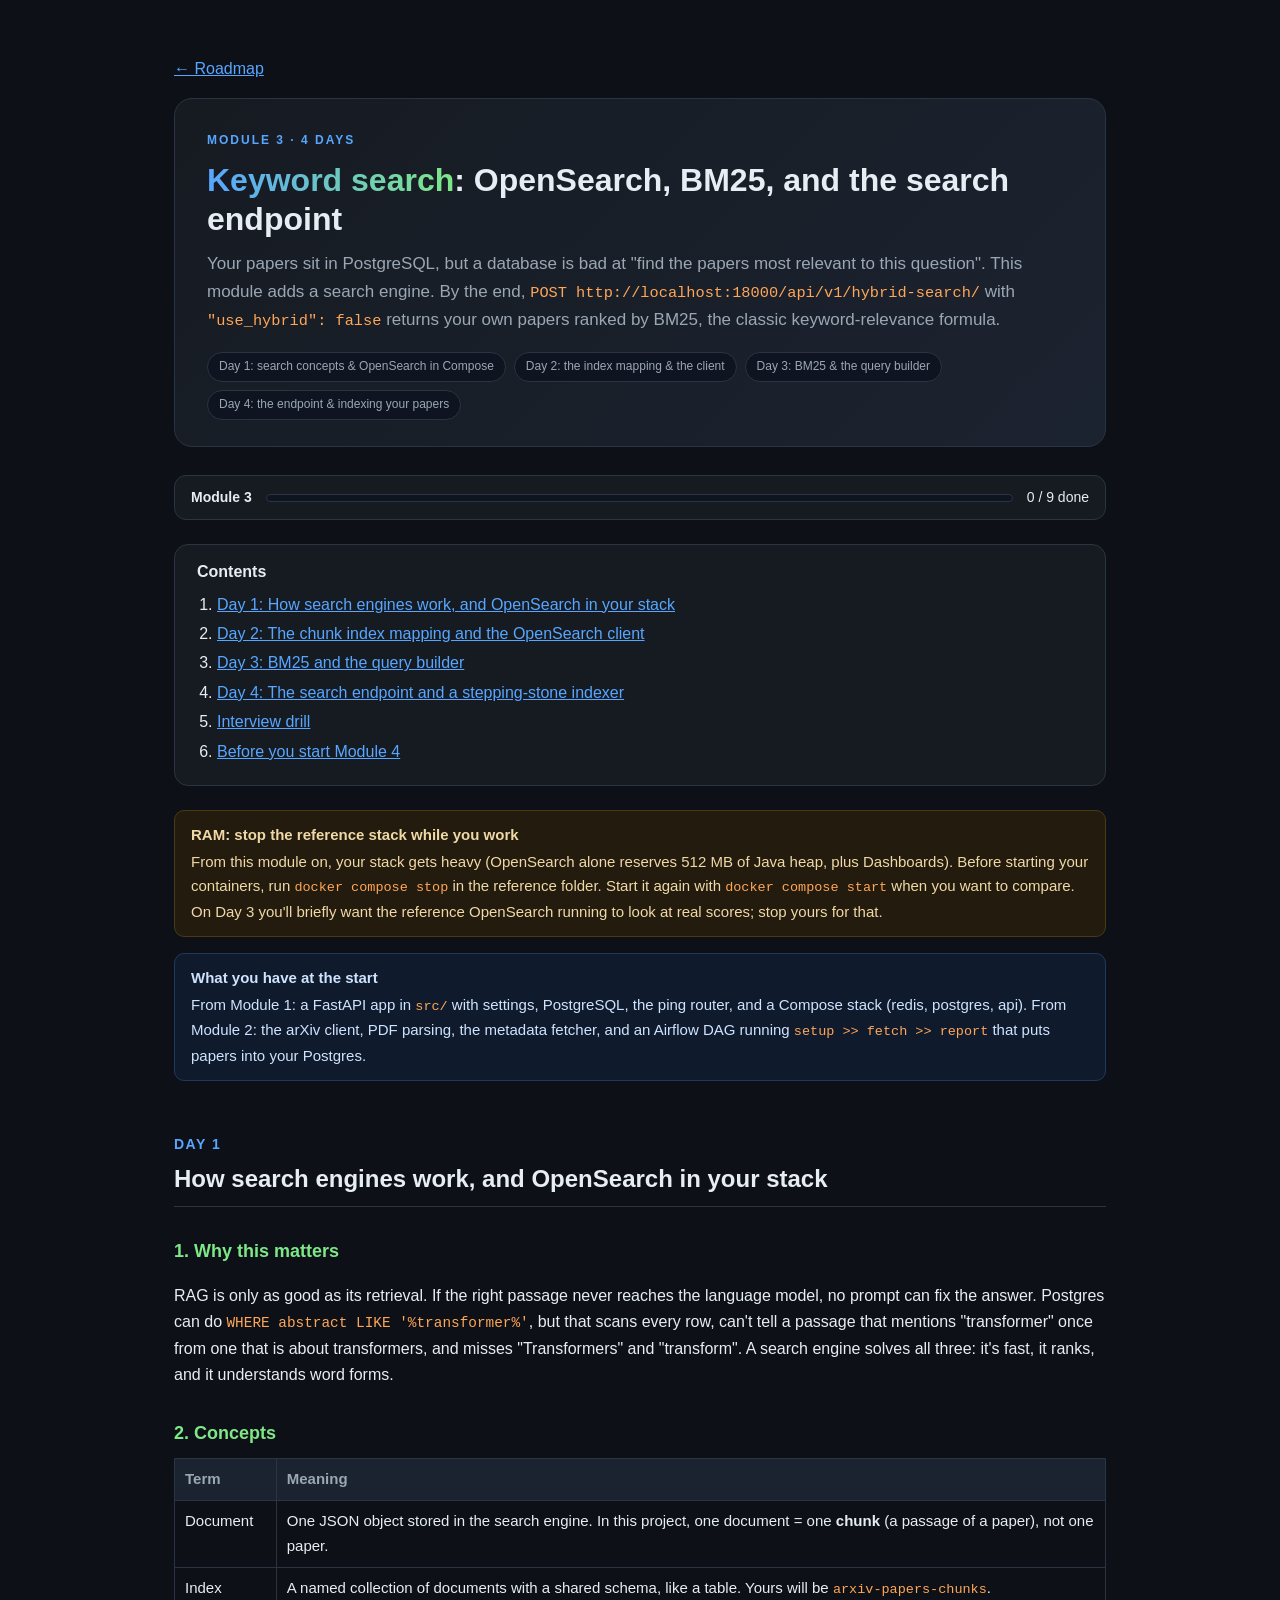
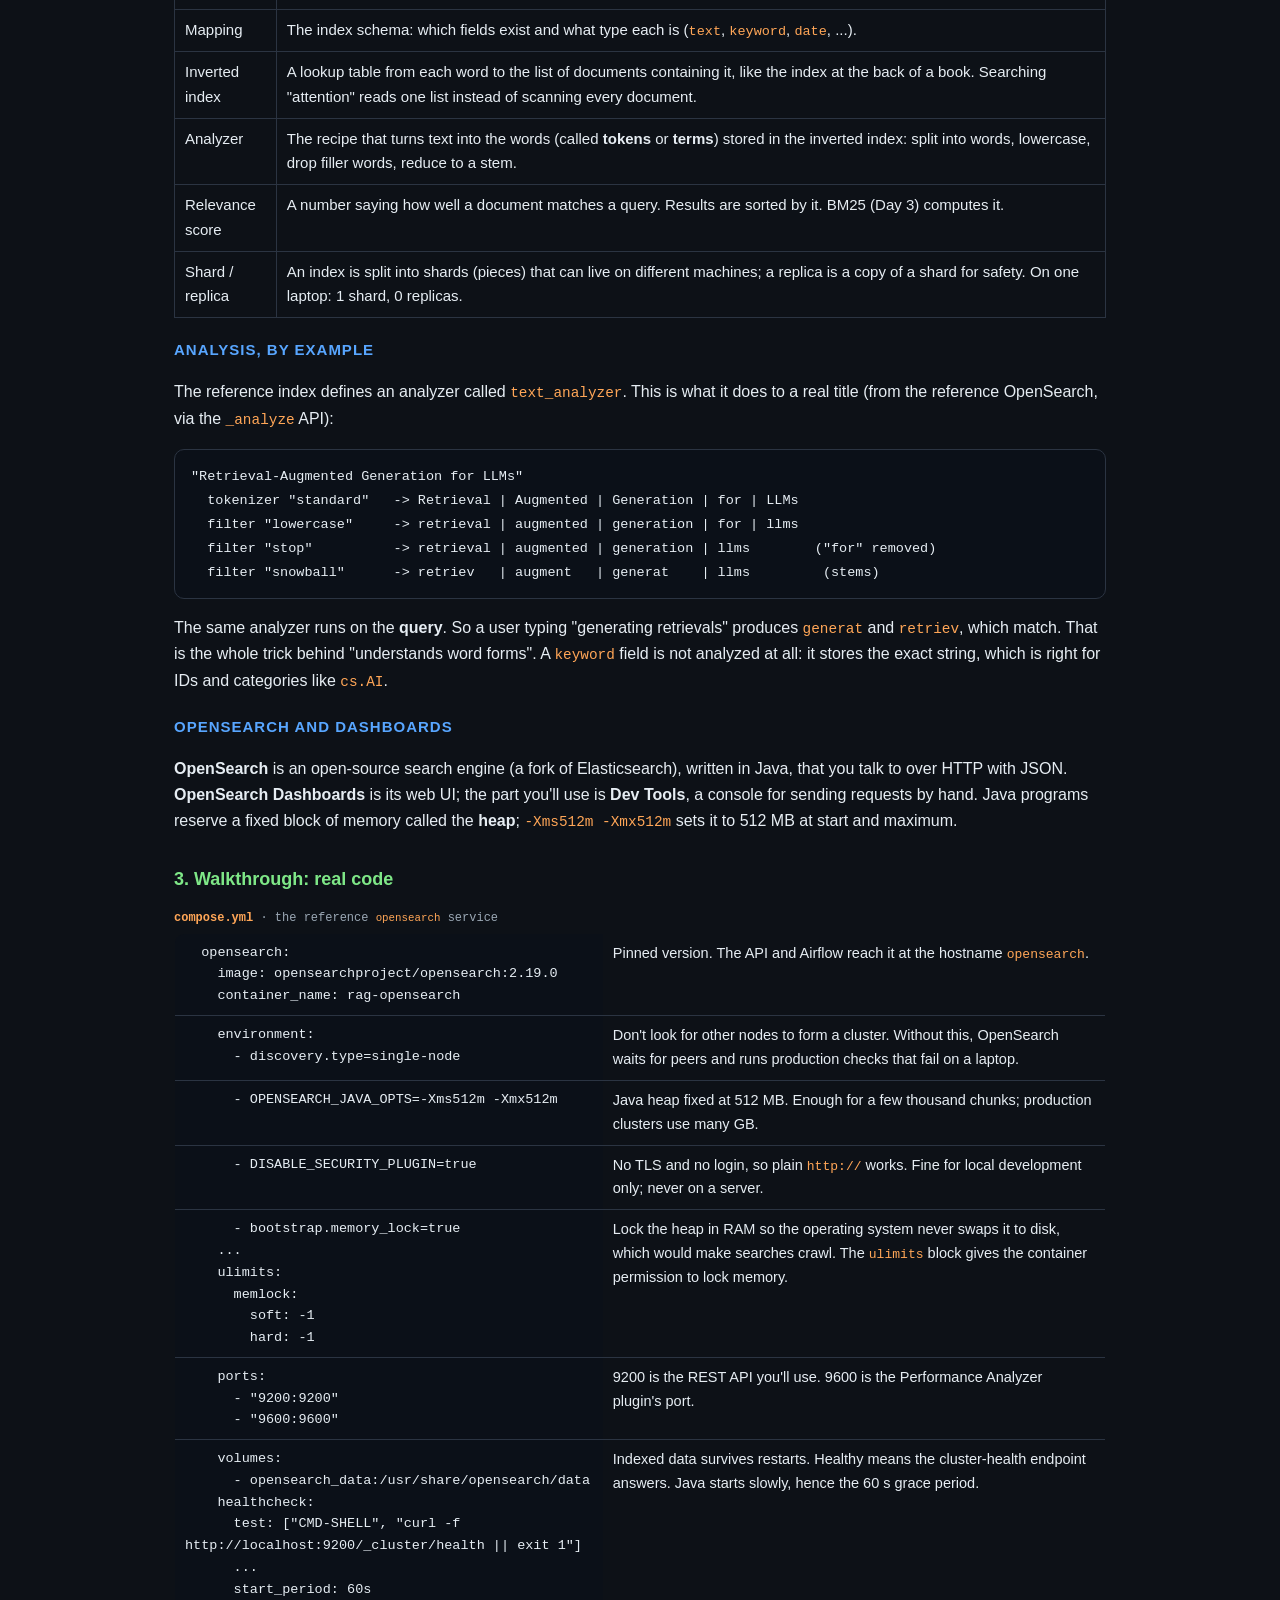
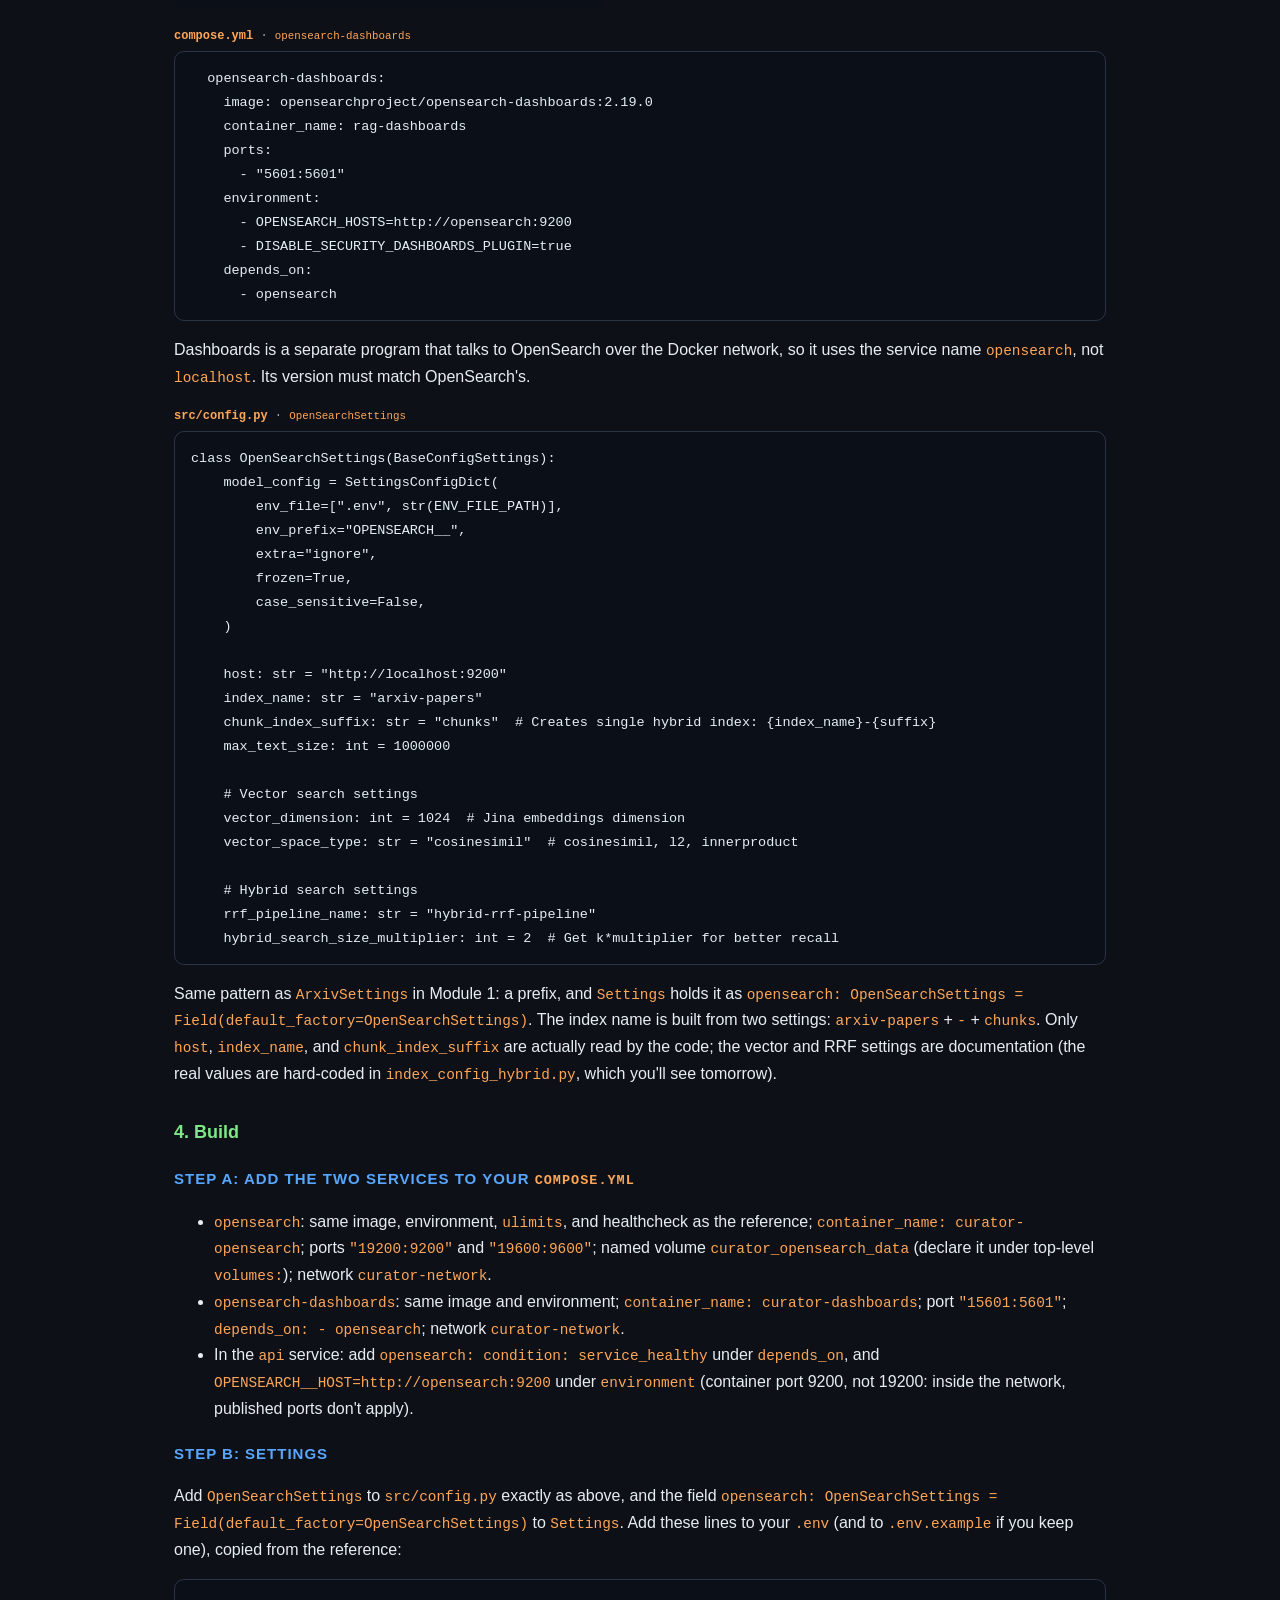
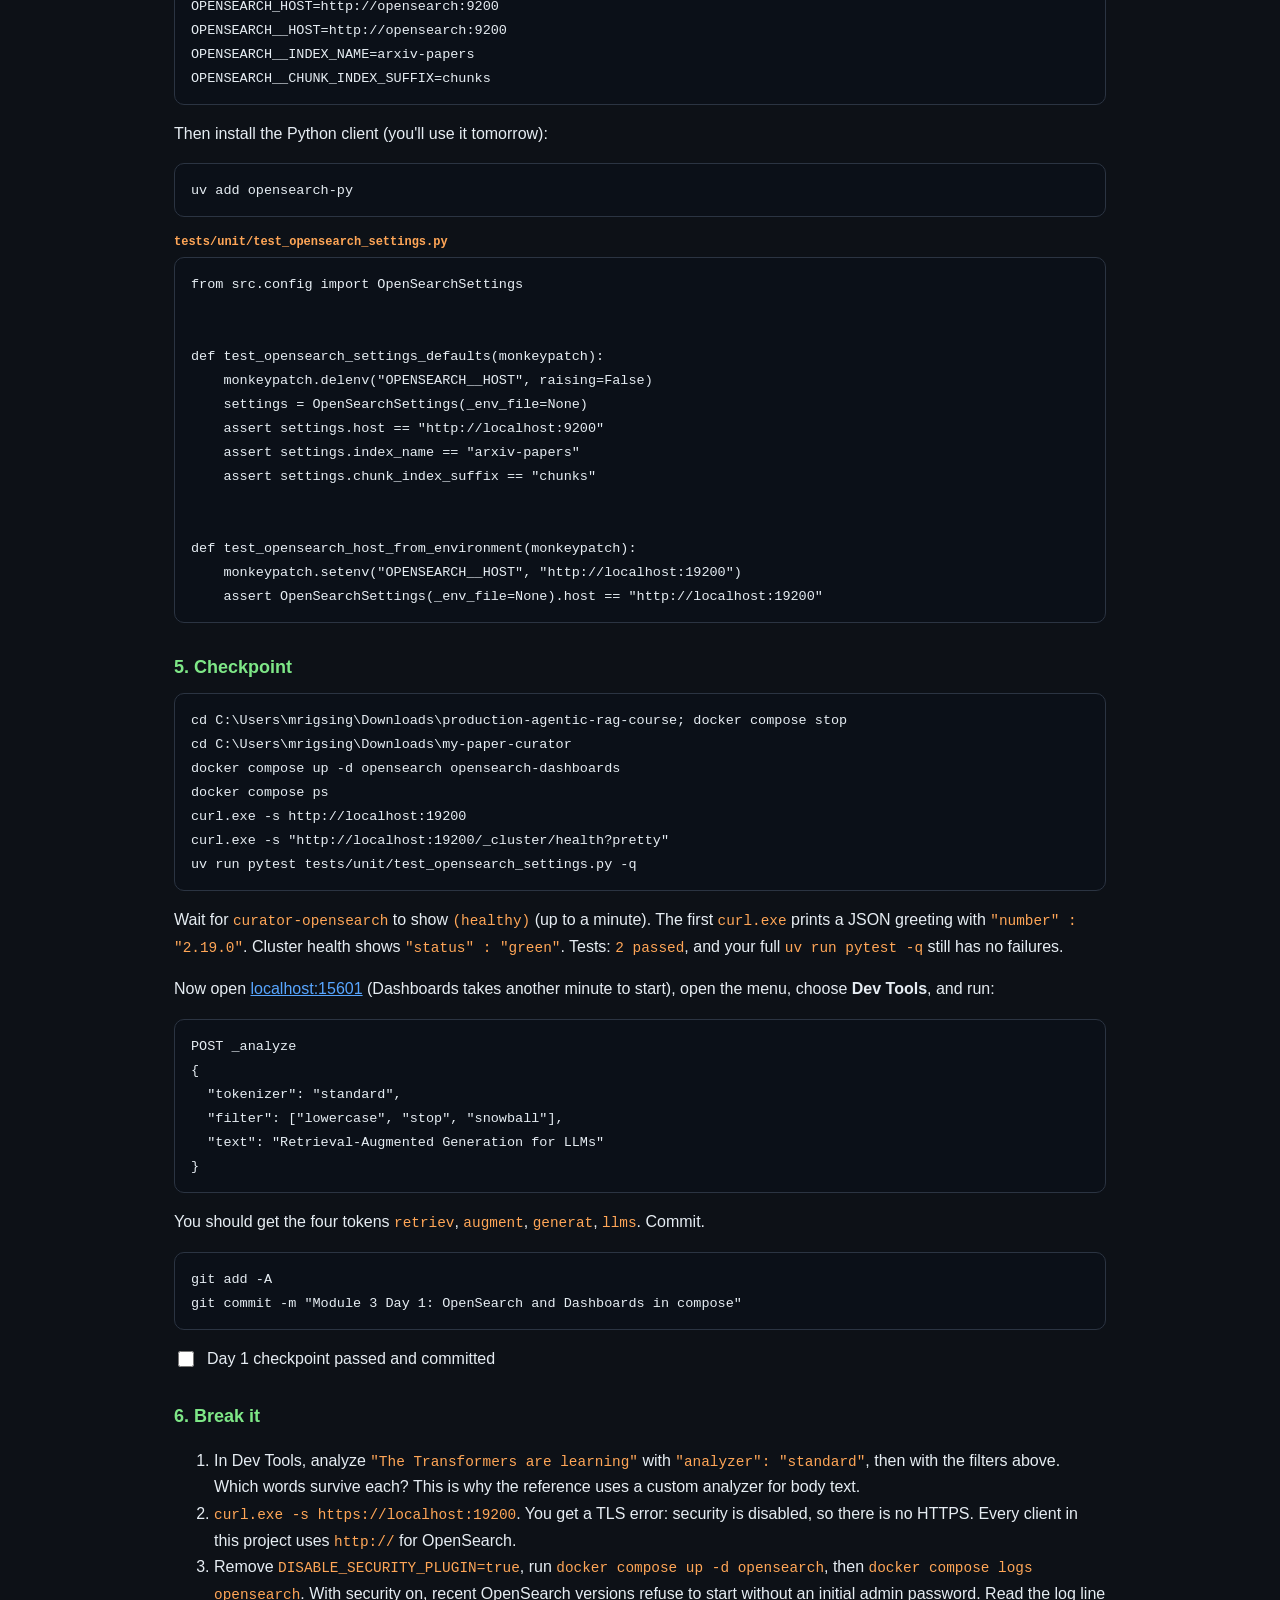
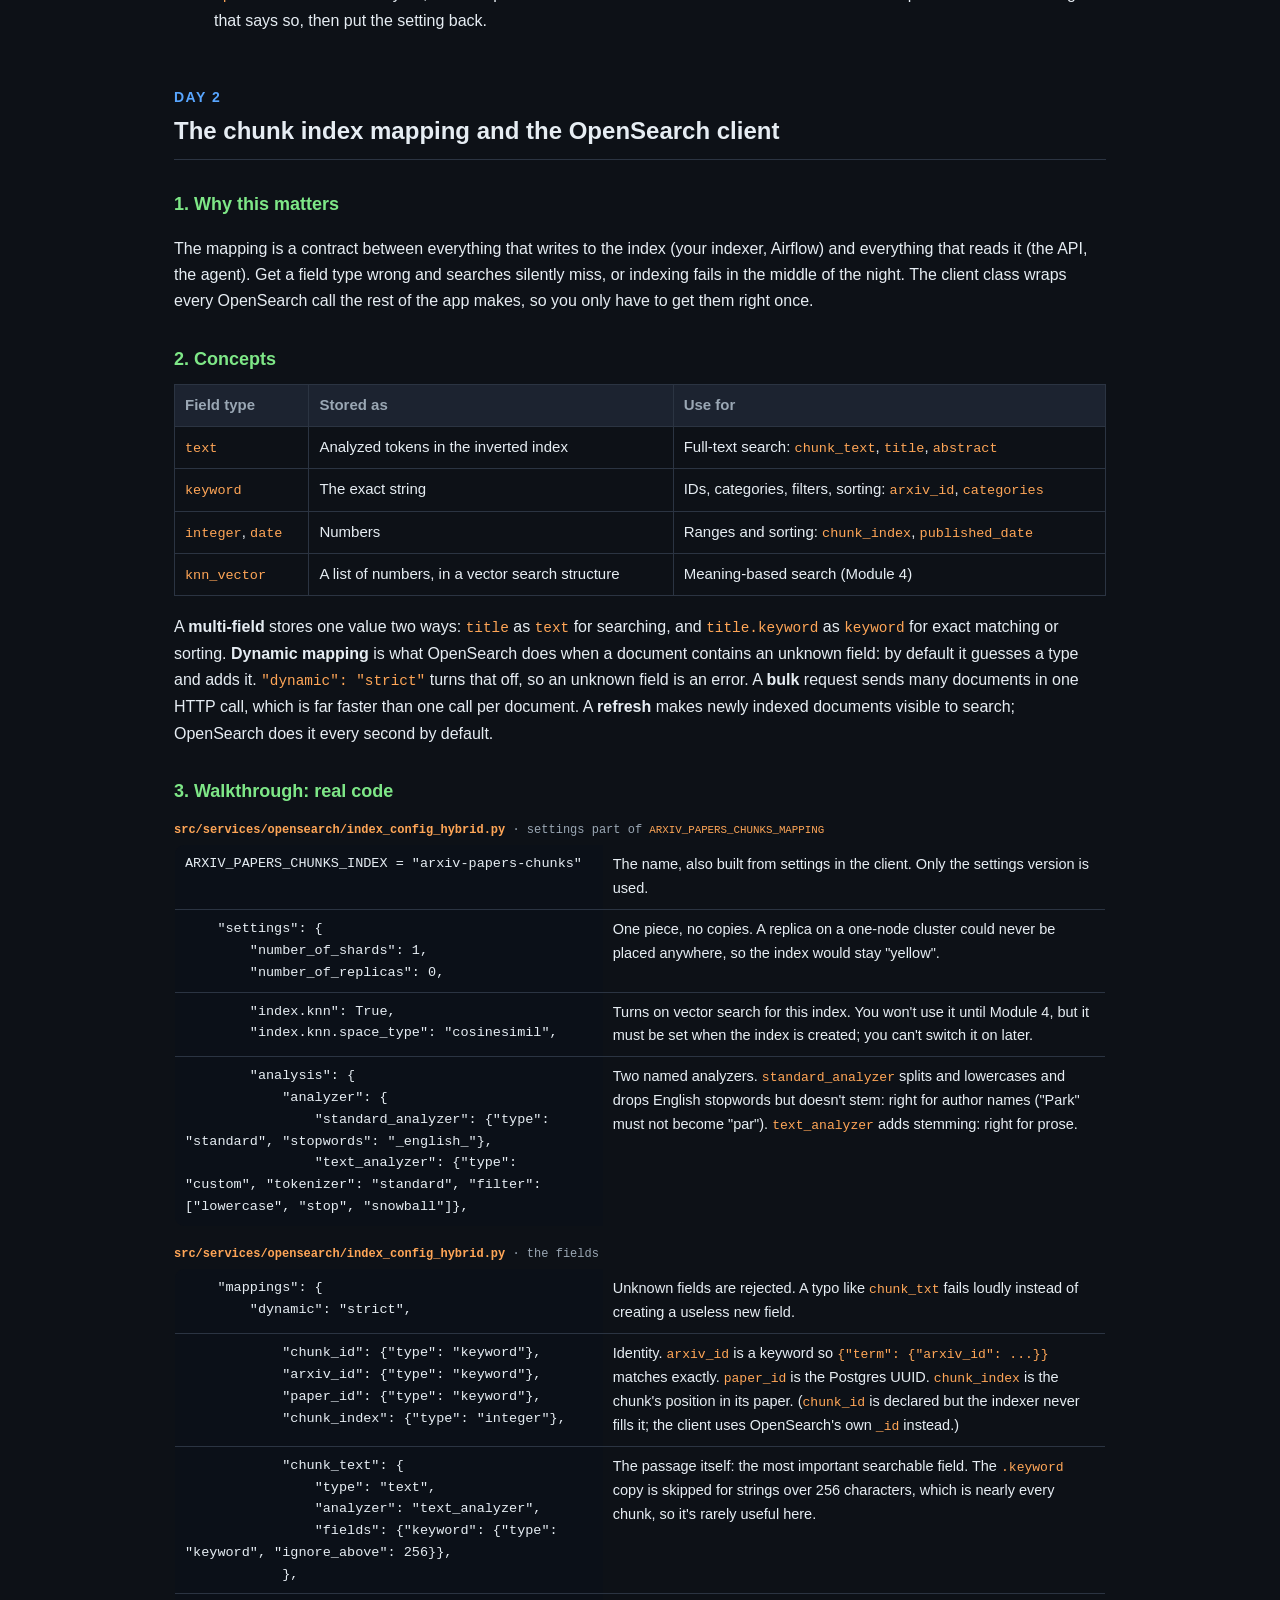
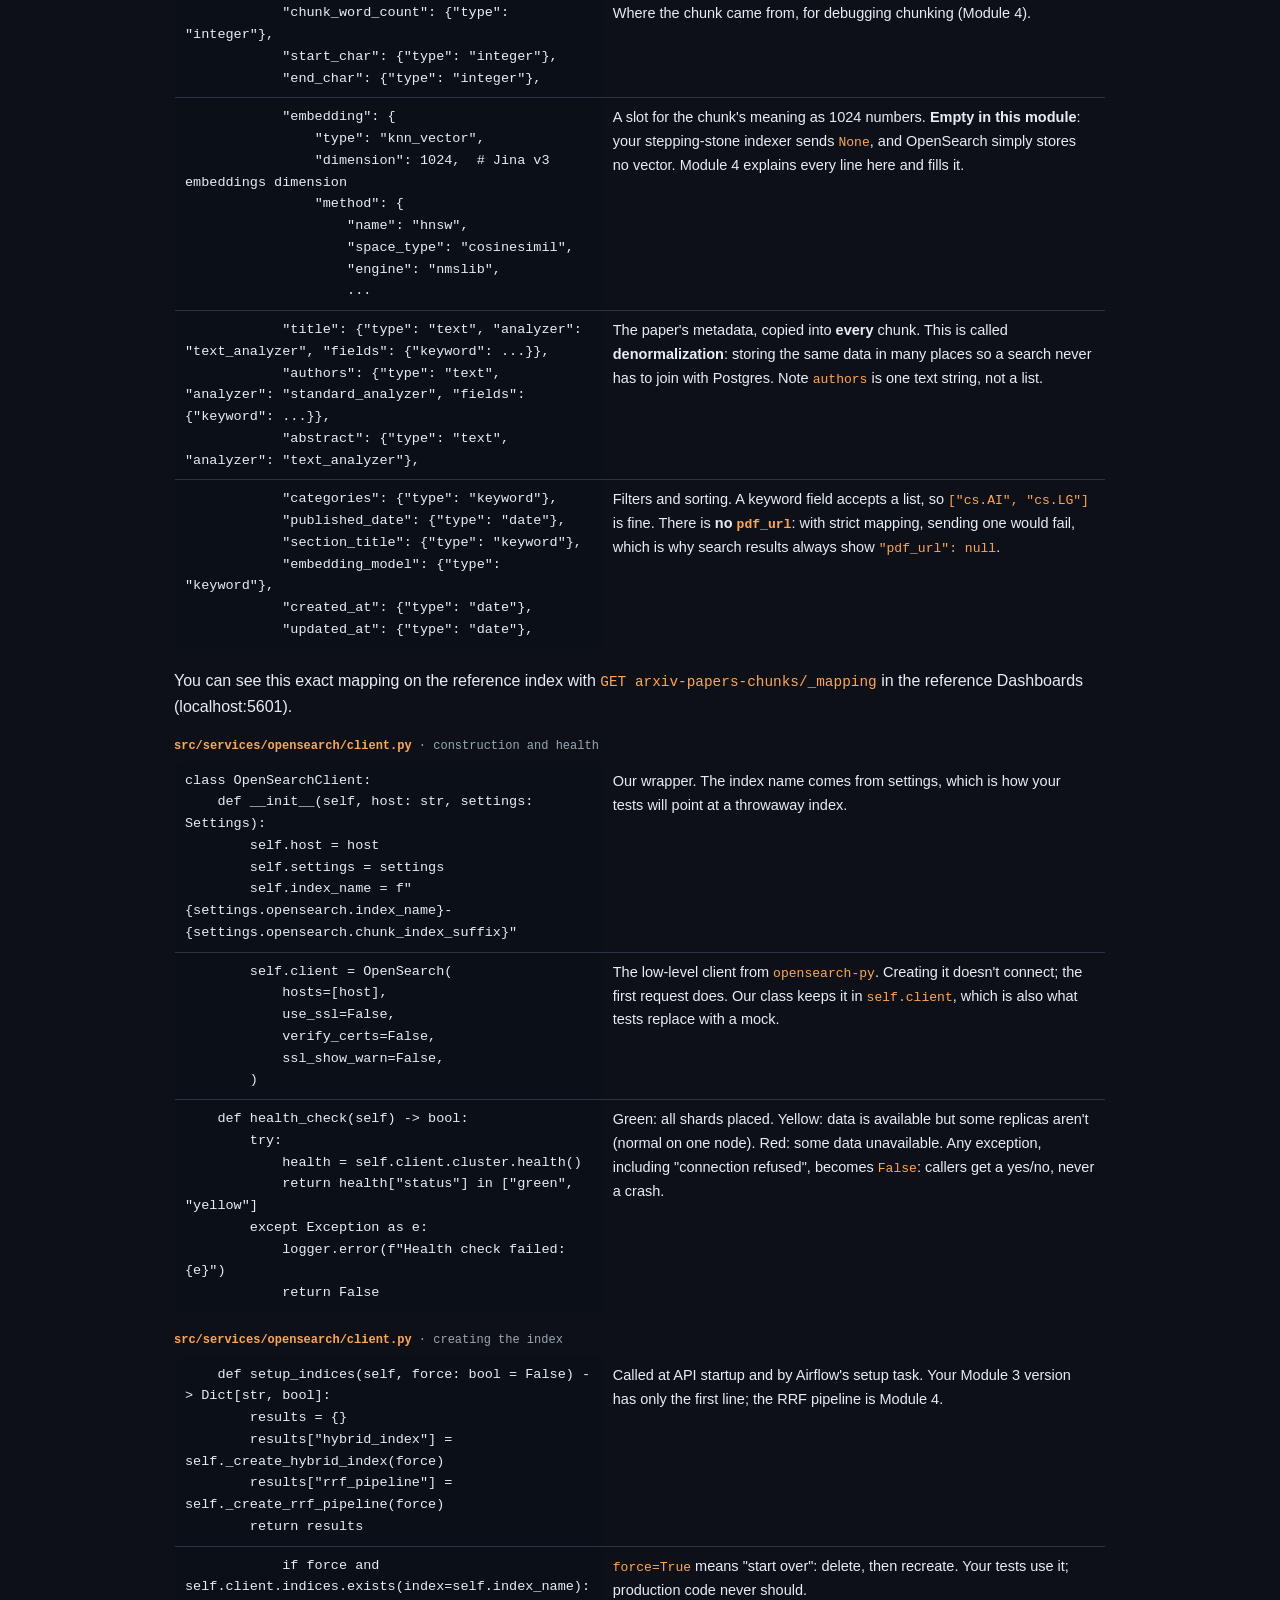
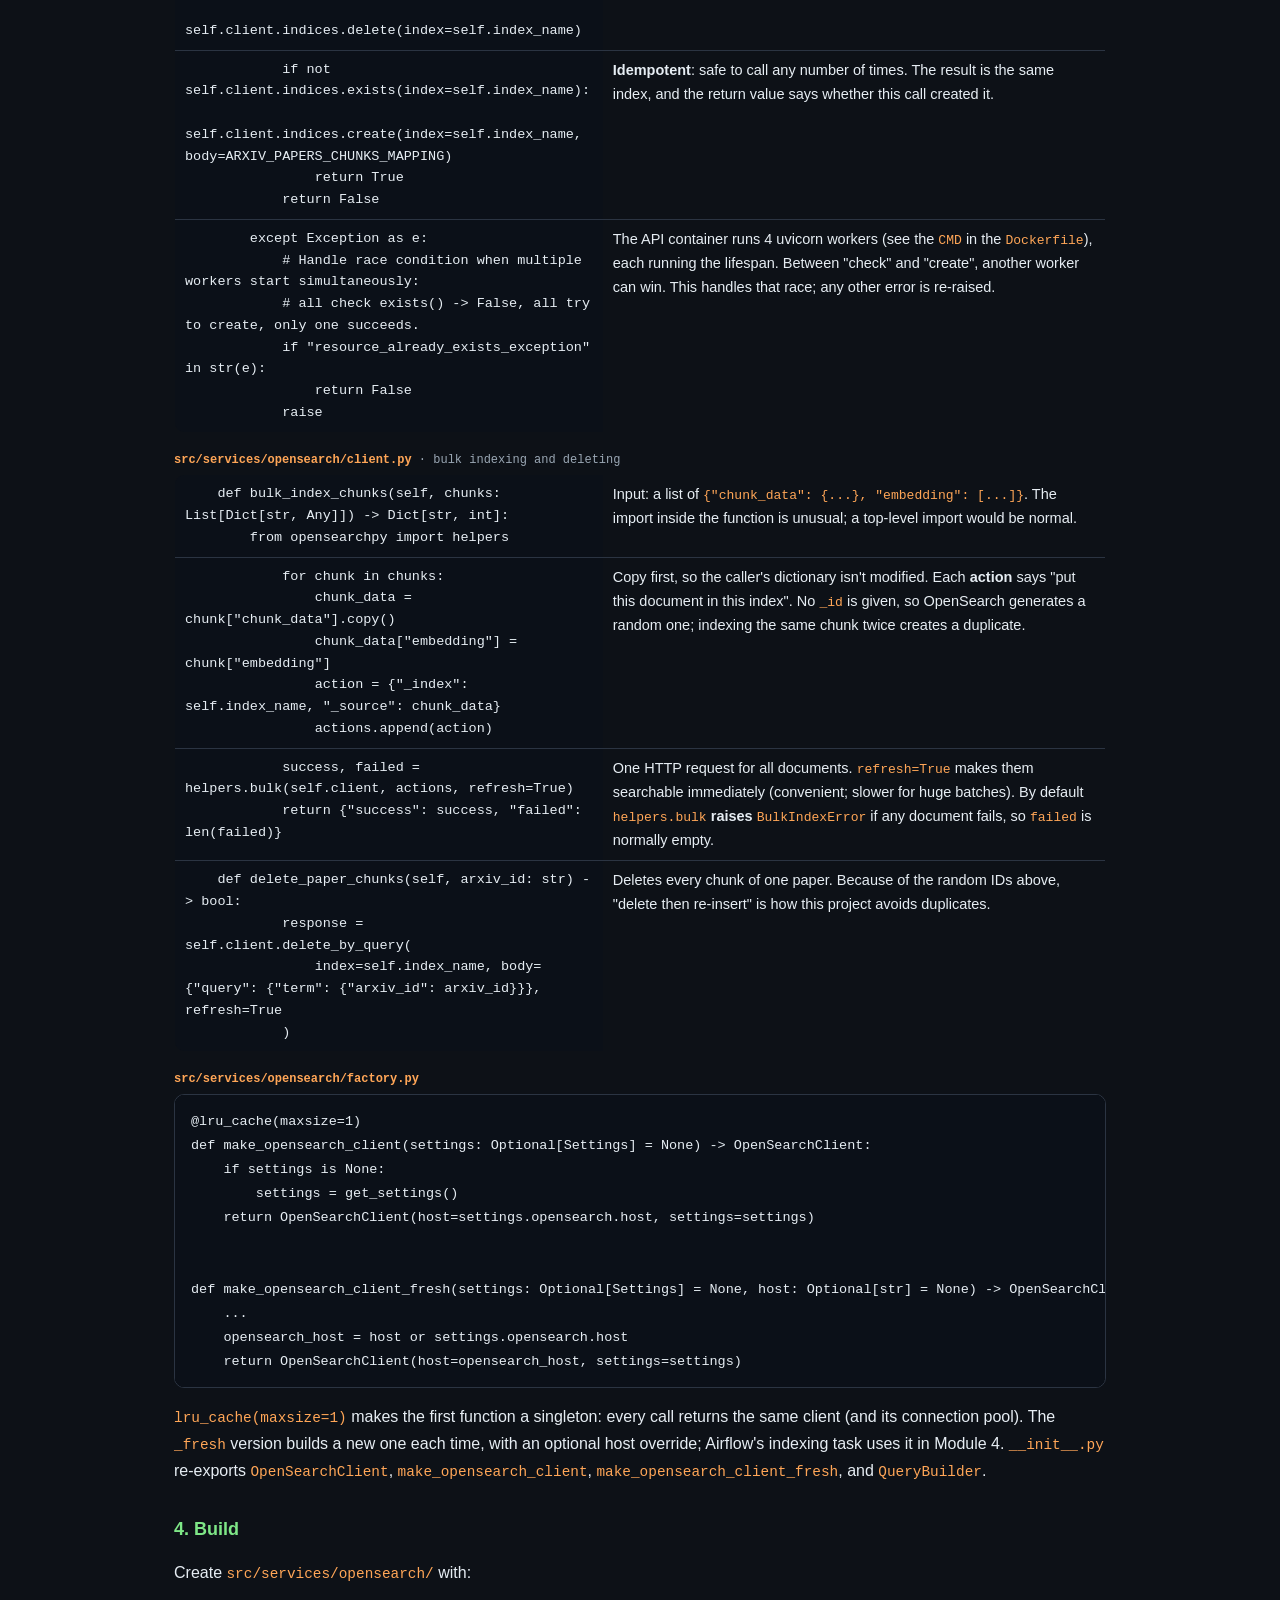
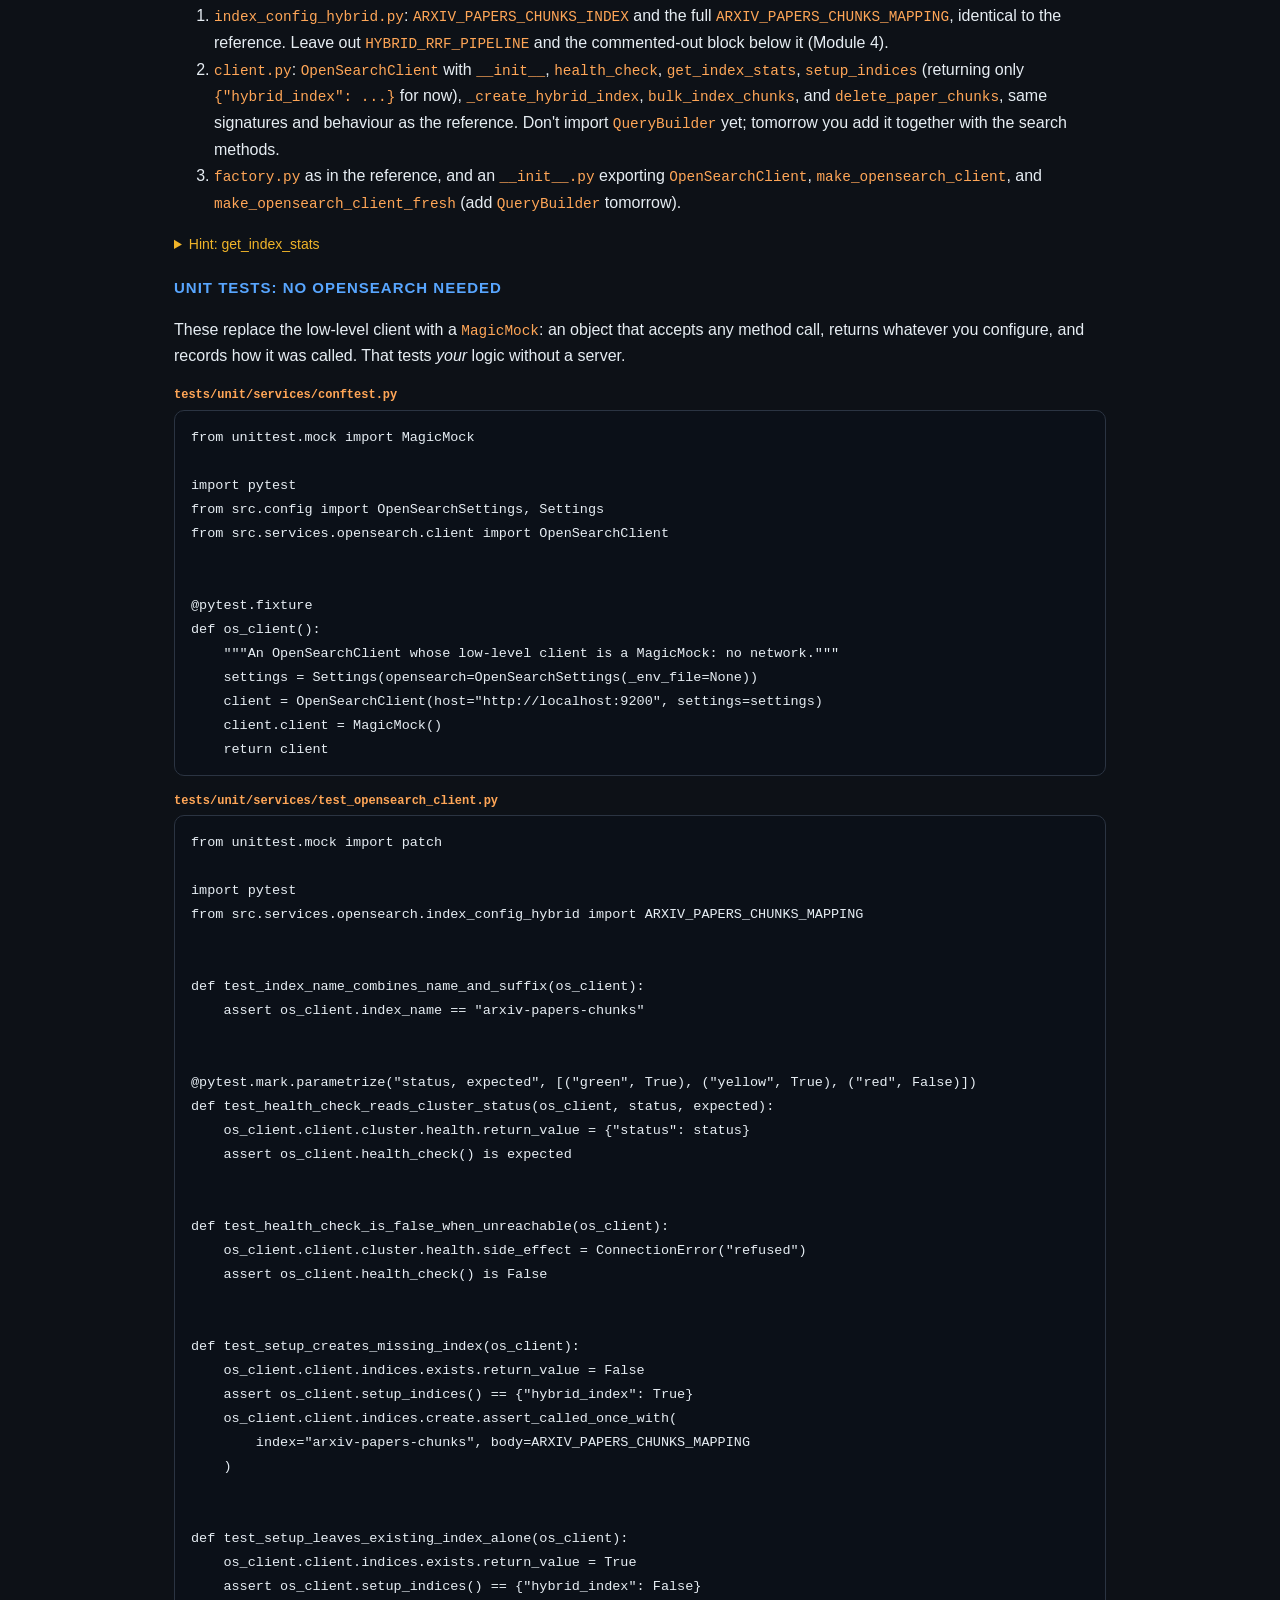
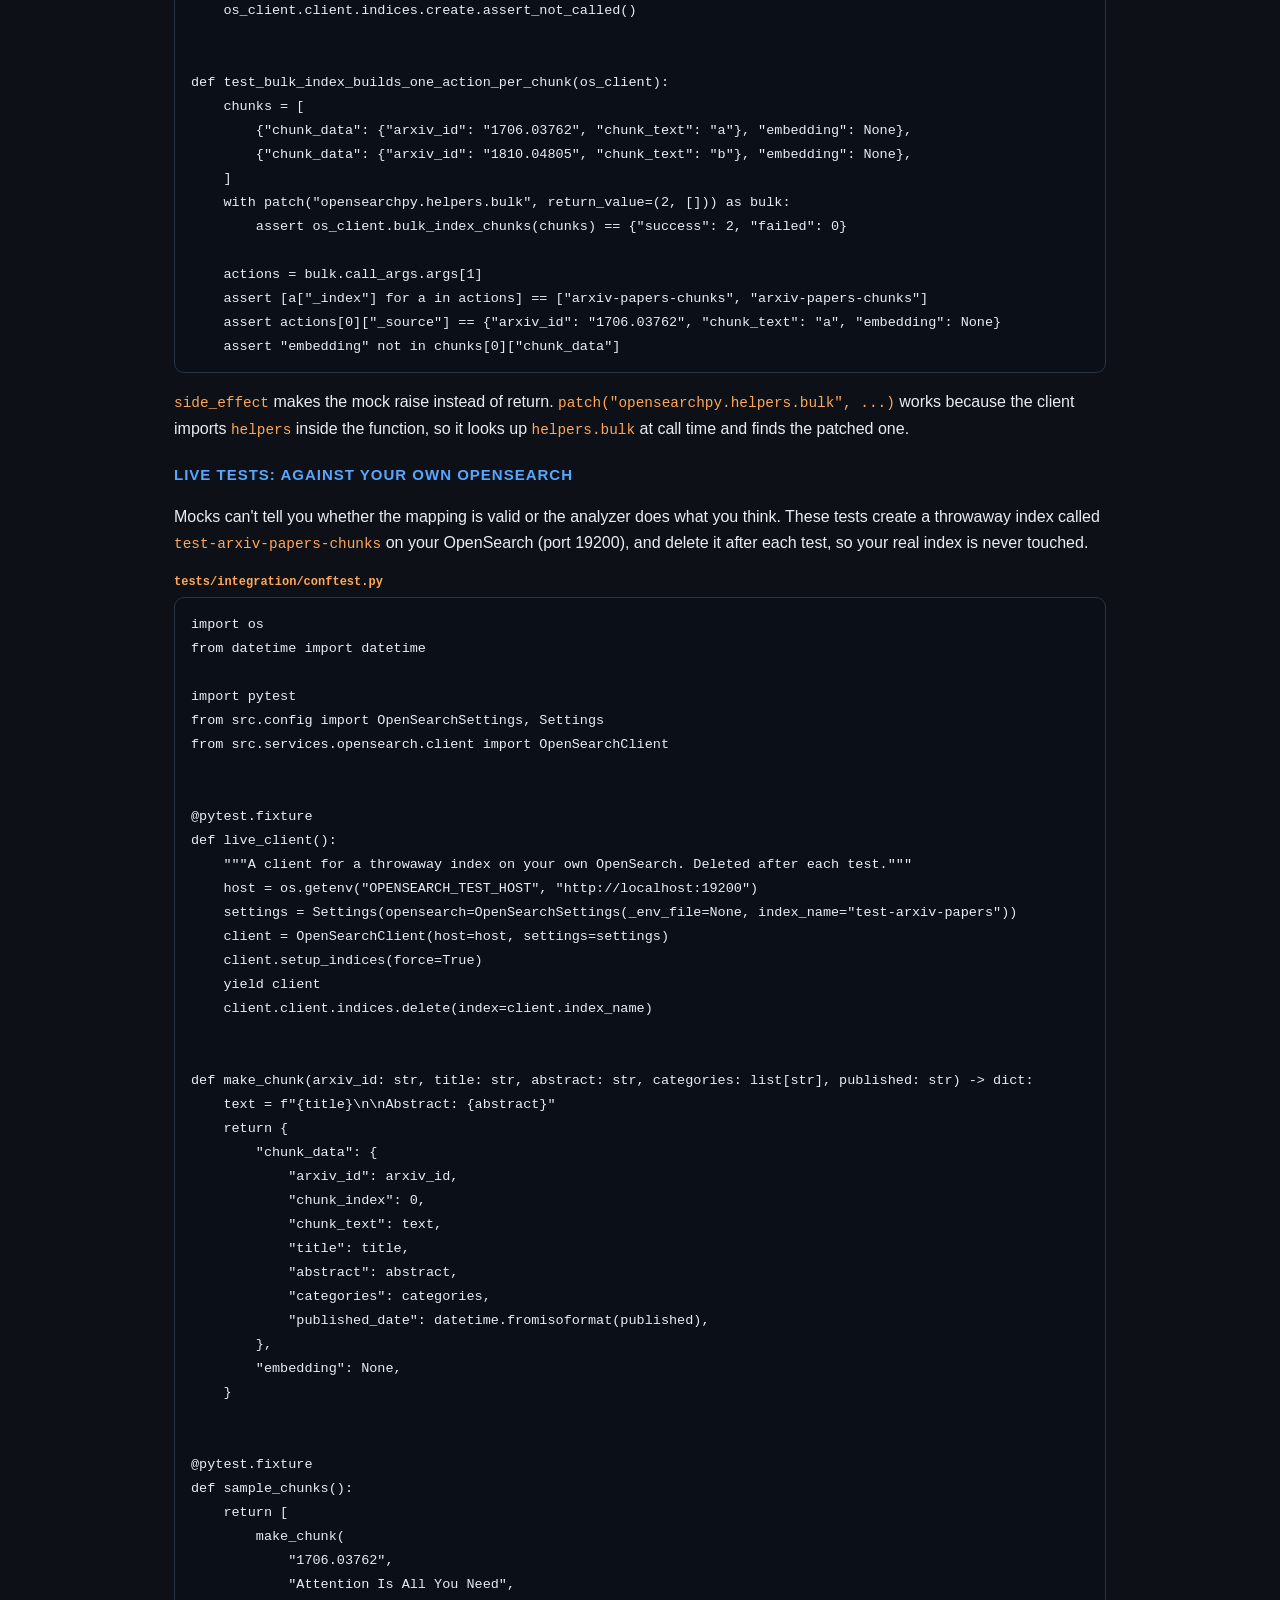
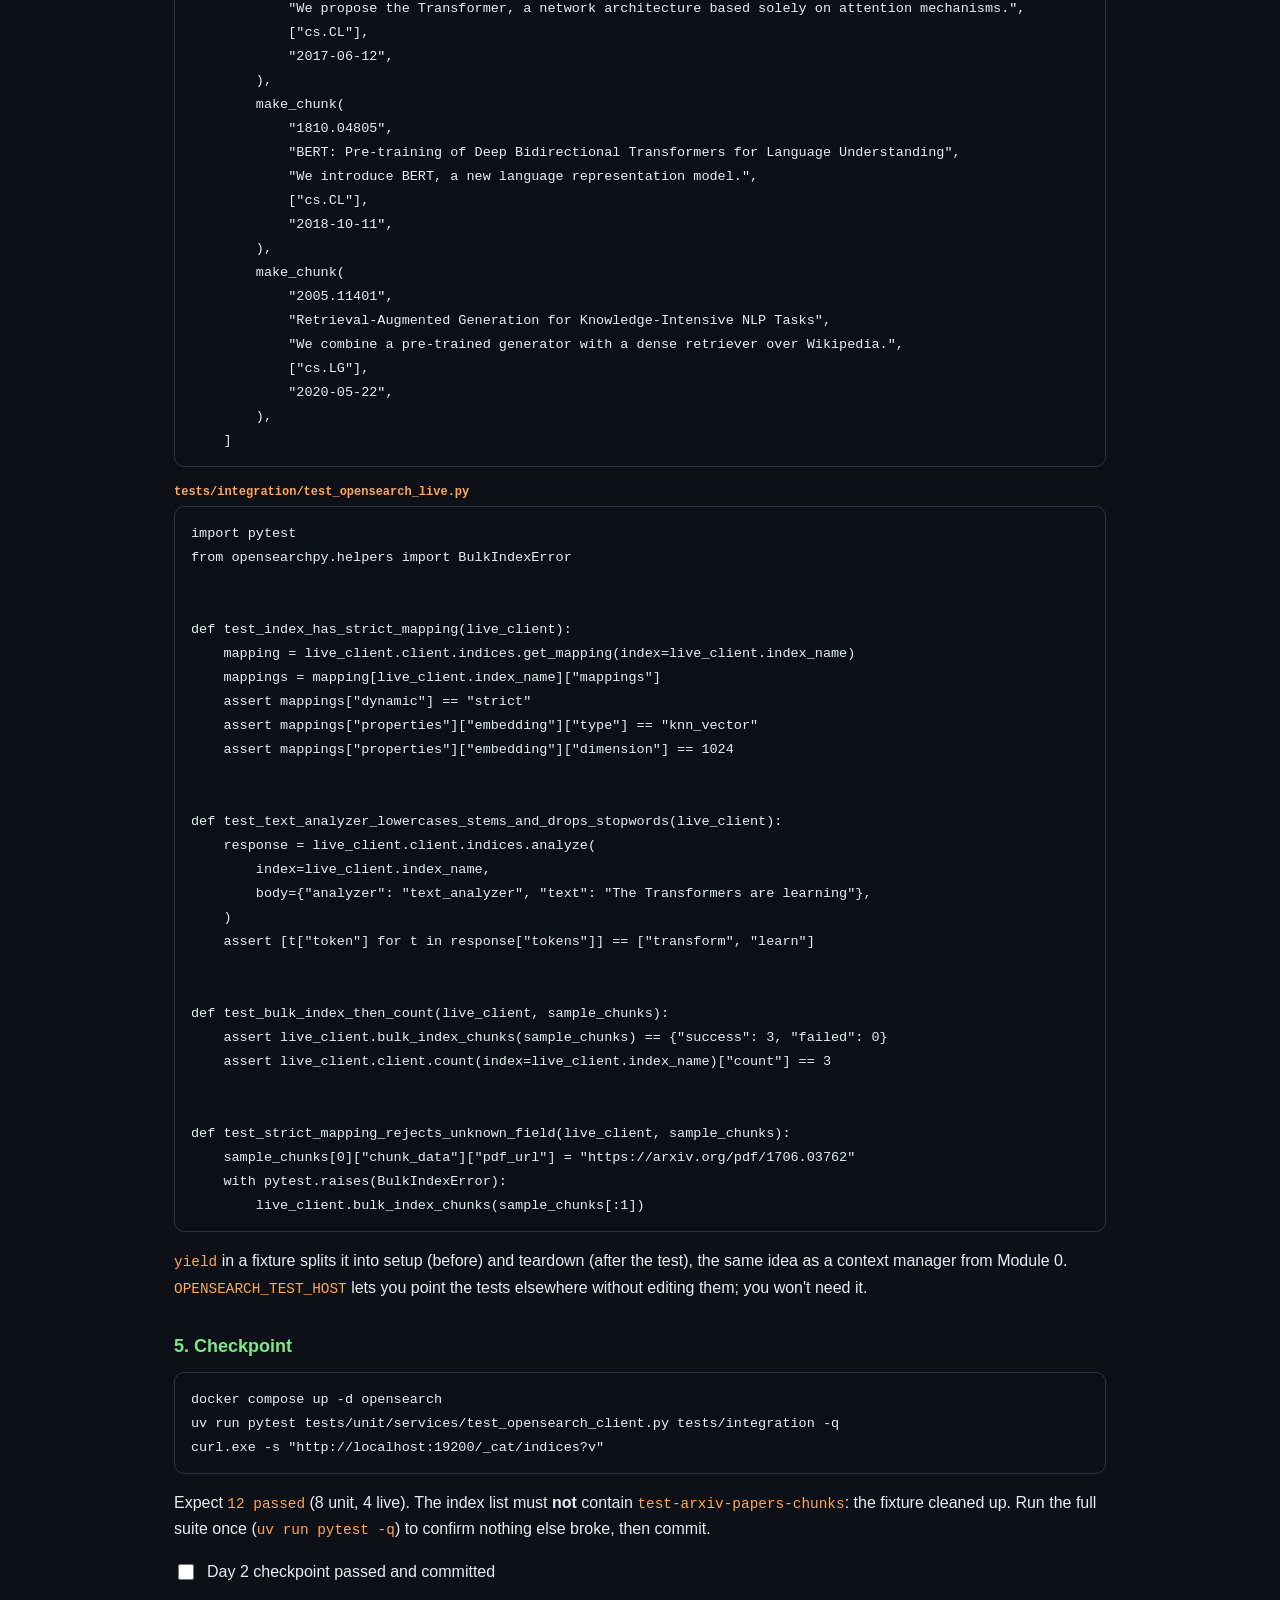
<file: rag-learning-guide/module-03-keyword-search.html>
<!DOCTYPE html>
<html lang="en">
<head>
<meta charset="UTF-8" />
<meta name="viewport" content="width=device-width, initial-scale=1.0" />
<title>Module 3 — Keyword search</title>
<link rel="stylesheet" href="assets/guide.css" />
</head>
<body>
<div class="wrap">

  <p><a href="index.html">&larr; Roadmap</a></p>

  <header class="hero">
    <p class="kicker">Module 3 &middot; 4 days</p>
    <h1><span class="grad">Keyword search</span>: OpenSearch, BM25, and the search endpoint</h1>
    <p class="lede">
      Your papers sit in PostgreSQL, but a database is bad at "find the papers most relevant to this question".
      This module adds a search engine. By the end, <code>POST http://localhost:18000/api/v1/hybrid-search/</code>
      with <code>"use_hybrid": false</code> returns your own papers ranked by BM25, the classic keyword-relevance formula.
    </p>
    <div class="pill-row">
      <span class="pill">Day 1: search concepts &amp; OpenSearch in Compose</span>
      <span class="pill">Day 2: the index mapping &amp; the client</span>
      <span class="pill">Day 3: BM25 &amp; the query builder</span>
      <span class="pill">Day 4: the endpoint &amp; indexing your papers</span>
    </div>
  </header>

  <div class="progress"><strong>Module 3</strong><div class="bar"><span></span></div><span class="count"></span></div>

  <div class="toc">
    <strong>Contents</strong>
    <ol>
      <li><a href="#day1">Day 1: How search engines work, and OpenSearch in your stack</a></li>
      <li><a href="#day2">Day 2: The chunk index mapping and the OpenSearch client</a></li>
      <li><a href="#day3">Day 3: BM25 and the query builder</a></li>
      <li><a href="#day4">Day 4: The search endpoint and a stepping-stone indexer</a></li>
      <li><a href="#drill">Interview drill</a></li>
      <li><a href="#done">Before you start Module 4</a></li>
    </ol>
  </div>

  <div class="callout warn">
    <b>RAM: stop the reference stack while you work</b>
    From this module on, your stack gets heavy (OpenSearch alone reserves 512 MB of Java heap, plus Dashboards).
    Before starting your containers, run <code>docker compose stop</code> in the reference folder. Start it again with
    <code>docker compose start</code> when you want to compare. On Day 3 you'll briefly want the reference OpenSearch running
    to look at real scores; stop yours for that.
  </div>

  <div class="callout info">
    <b>What you have at the start</b>
    From Module 1: a FastAPI app in <code>src/</code> with settings, PostgreSQL, the ping router, and a Compose stack
    (redis, postgres, api). From Module 2: the arXiv client, PDF parsing, the metadata fetcher, and an Airflow DAG running
    <code>setup &gt;&gt; fetch &gt;&gt; report</code> that puts papers into your Postgres.
  </div>

  <!-- ================================================================== -->
  <!-- DAY 1                                                              -->
  <!-- ================================================================== -->
  <h2 id="day1"><span class="day">Day 1</span>How search engines work, and OpenSearch in your stack</h2>

  <h3>1. Why this matters</h3>
  <p>
    RAG is only as good as its retrieval. If the right passage never reaches the language model, no prompt can fix the
    answer. Postgres can do <code>WHERE abstract LIKE '%transformer%'</code>, but that scans every row, can't tell a
    passage that mentions "transformer" once from one that is about transformers, and misses "Transformers" and "transform".
    A search engine solves all three: it's fast, it ranks, and it understands word forms.
  </p>

  <h3>2. Concepts</h3>
  <table class="plain">
    <tr><th>Term</th><th>Meaning</th></tr>
    <tr><td>Document</td><td>One JSON object stored in the search engine. In this project, one document = one <b>chunk</b> (a passage of a paper), not one paper.</td></tr>
    <tr><td>Index</td><td>A named collection of documents with a shared schema, like a table. Yours will be <code>arxiv-papers-chunks</code>.</td></tr>
    <tr><td>Mapping</td><td>The index schema: which fields exist and what type each is (<code>text</code>, <code>keyword</code>, <code>date</code>, ...).</td></tr>
    <tr><td>Inverted index</td><td>A lookup table from each word to the list of documents containing it, like the index at the back of a book. Searching "attention" reads one list instead of scanning every document.</td></tr>
    <tr><td>Analyzer</td><td>The recipe that turns text into the words (called <b>tokens</b> or <b>terms</b>) stored in the inverted index: split into words, lowercase, drop filler words, reduce to a stem.</td></tr>
    <tr><td>Relevance score</td><td>A number saying how well a document matches a query. Results are sorted by it. BM25 (Day 3) computes it.</td></tr>
    <tr><td>Shard / replica</td><td>An index is split into shards (pieces) that can live on different machines; a replica is a copy of a shard for safety. On one laptop: 1 shard, 0 replicas.</td></tr>
  </table>

  <h4>Analysis, by example</h4>
  <p>The reference index defines an analyzer called <code>text_analyzer</code>. This is what it does to a real title (from the reference OpenSearch, via the <code>_analyze</code> API):</p>
  <pre><code>"Retrieval-Augmented Generation for LLMs"
  tokenizer "standard"   -&gt; Retrieval | Augmented | Generation | for | LLMs
  filter "lowercase"     -&gt; retrieval | augmented | generation | for | llms
  filter "stop"          -&gt; retrieval | augmented | generation | llms        ("for" removed)
  filter "snowball"      -&gt; retriev   | augment   | generat    | llms         (stems)</code></pre>
  <p>
    The same analyzer runs on the <b>query</b>. So a user typing "generating retrievals" produces <code>generat</code> and
    <code>retriev</code>, which match. That is the whole trick behind "understands word forms". A <code>keyword</code>
    field is not analyzed at all: it stores the exact string, which is right for IDs and categories like <code>cs.AI</code>.
  </p>

  <h4>OpenSearch and Dashboards</h4>
  <p>
    <b>OpenSearch</b> is an open-source search engine (a fork of Elasticsearch), written in Java, that you talk to over
    HTTP with JSON. <b>OpenSearch Dashboards</b> is its web UI; the part you'll use is <b>Dev Tools</b>, a console for
    sending requests by hand. Java programs reserve a fixed block of memory called the <b>heap</b>;
    <code>-Xms512m -Xmx512m</code> sets it to 512 MB at start and maximum.
  </p>

  <h3>3. Walkthrough: real code</h3>
  <p class="file"><b>compose.yml</b> &middot; the reference <code>opensearch</code> service</p>
  <table class="walk">
    <tr><td><pre><code>  opensearch:
    image: opensearchproject/opensearch:2.19.0
    container_name: rag-opensearch</code></pre></td>
      <td>Pinned version. The API and Airflow reach it at the hostname <code>opensearch</code>.</td></tr>
    <tr><td><pre><code>    environment:
      - discovery.type=single-node</code></pre></td>
      <td>Don't look for other nodes to form a cluster. Without this, OpenSearch waits for peers and runs production checks that fail on a laptop.</td></tr>
    <tr><td><pre><code>      - OPENSEARCH_JAVA_OPTS=-Xms512m -Xmx512m</code></pre></td>
      <td>Java heap fixed at 512 MB. Enough for a few thousand chunks; production clusters use many GB.</td></tr>
    <tr><td><pre><code>      - DISABLE_SECURITY_PLUGIN=true</code></pre></td>
      <td>No TLS and no login, so plain <code>http://</code> works. Fine for local development only; never on a server.</td></tr>
    <tr><td><pre><code>      - bootstrap.memory_lock=true
    ...
    ulimits:
      memlock:
        soft: -1
        hard: -1</code></pre></td>
      <td>Lock the heap in RAM so the operating system never swaps it to disk, which would make searches crawl. The <code>ulimits</code> block gives the container permission to lock memory.</td></tr>
    <tr><td><pre><code>    ports:
      - "9200:9200"
      - "9600:9600"</code></pre></td>
      <td>9200 is the REST API you'll use. 9600 is the Performance Analyzer plugin's port.</td></tr>
    <tr><td><pre><code>    volumes:
      - opensearch_data:/usr/share/opensearch/data
    healthcheck:
      test: ["CMD-SHELL", "curl -f http://localhost:9200/_cluster/health || exit 1"]
      ...
      start_period: 60s</code></pre></td>
      <td>Indexed data survives restarts. Healthy means the cluster-health endpoint answers. Java starts slowly, hence the 60 s grace period.</td></tr>
  </table>
  <p class="file"><b>compose.yml</b> &middot; <code>opensearch-dashboards</code></p>
  <pre><code>  opensearch-dashboards:
    image: opensearchproject/opensearch-dashboards:2.19.0
    container_name: rag-dashboards
    ports:
      - "5601:5601"
    environment:
      - OPENSEARCH_HOSTS=http://opensearch:9200
      - DISABLE_SECURITY_DASHBOARDS_PLUGIN=true
    depends_on:
      - opensearch</code></pre>
  <p>
    Dashboards is a separate program that talks to OpenSearch over the Docker network, so it uses the service name
    <code>opensearch</code>, not <code>localhost</code>. Its version must match OpenSearch's.
  </p>

  <p class="file"><b>src/config.py</b> &middot; <code>OpenSearchSettings</code></p>
  <pre><code>class OpenSearchSettings(BaseConfigSettings):
    model_config = SettingsConfigDict(
        env_file=[".env", str(ENV_FILE_PATH)],
        env_prefix="OPENSEARCH__",
        extra="ignore",
        frozen=True,
        case_sensitive=False,
    )

    host: str = "http://localhost:9200"
    index_name: str = "arxiv-papers"
    chunk_index_suffix: str = "chunks"  # Creates single hybrid index: {index_name}-{suffix}
    max_text_size: int = 1000000

    # Vector search settings
    vector_dimension: int = 1024  # Jina embeddings dimension
    vector_space_type: str = "cosinesimil"  # cosinesimil, l2, innerproduct

    # Hybrid search settings
    rrf_pipeline_name: str = "hybrid-rrf-pipeline"
    hybrid_search_size_multiplier: int = 2  # Get k*multiplier for better recall</code></pre>
  <p>
    Same pattern as <code>ArxivSettings</code> in Module 1: a prefix, and <code>Settings</code> holds it as
    <code>opensearch: OpenSearchSettings = Field(default_factory=OpenSearchSettings)</code>. The index name is built from two
    settings: <code>arxiv-papers</code> + <code>-</code> + <code>chunks</code>. Only <code>host</code>, <code>index_name</code>, and
    <code>chunk_index_suffix</code> are actually read by the code; the vector and RRF settings are documentation (the real
    values are hard-coded in <code>index_config_hybrid.py</code>, which you'll see tomorrow).
  </p>

  <h3>4. Build</h3>
  <h4>Step A: add the two services to your <code>compose.yml</code></h4>
  <ul>
    <li><code>opensearch</code>: same image, environment, <code>ulimits</code>, and healthcheck as the reference; <code>container_name: curator-opensearch</code>;
      ports <code>"19200:9200"</code> and <code>"19600:9600"</code>; named volume <code>curator_opensearch_data</code> (declare it under
      top-level <code>volumes:</code>); network <code>curator-network</code>.</li>
    <li><code>opensearch-dashboards</code>: same image and environment; <code>container_name: curator-dashboards</code>;
      port <code>"15601:5601"</code>; <code>depends_on: - opensearch</code>; network <code>curator-network</code>.</li>
    <li>In the <code>api</code> service: add <code>opensearch: condition: service_healthy</code> under <code>depends_on</code>, and
      <code>OPENSEARCH__HOST=http://opensearch:9200</code> under <code>environment</code> (container port 9200, not 19200: inside the
      network, published ports don't apply).</li>
  </ul>

  <h4>Step B: settings</h4>
  <p>
    Add <code>OpenSearchSettings</code> to <code>src/config.py</code> exactly as above, and the field
    <code>opensearch: OpenSearchSettings = Field(default_factory=OpenSearchSettings)</code> to <code>Settings</code>.
    Add these lines to your <code>.env</code> (and to <code>.env.example</code> if you keep one), copied from the reference:
  </p>
  <pre><code>OPENSEARCH_HOST=http://opensearch:9200
OPENSEARCH__HOST=http://opensearch:9200
OPENSEARCH__INDEX_NAME=arxiv-papers
OPENSEARCH__CHUNK_INDEX_SUFFIX=chunks</code></pre>
  <p>Then install the Python client (you'll use it tomorrow):</p>
  <pre><code>uv add opensearch-py</code></pre>

  <p class="file"><b>tests/unit/test_opensearch_settings.py</b></p>
  <pre><code>from src.config import OpenSearchSettings


def test_opensearch_settings_defaults(monkeypatch):
    monkeypatch.delenv("OPENSEARCH__HOST", raising=False)
    settings = OpenSearchSettings(_env_file=None)
    assert settings.host == "http://localhost:9200"
    assert settings.index_name == "arxiv-papers"
    assert settings.chunk_index_suffix == "chunks"


def test_opensearch_host_from_environment(monkeypatch):
    monkeypatch.setenv("OPENSEARCH__HOST", "http://localhost:19200")
    assert OpenSearchSettings(_env_file=None).host == "http://localhost:19200"</code></pre>

  <h3>5. Checkpoint</h3>
  <pre><code>cd C:\Users\mrigsing\Downloads\production-agentic-rag-course; docker compose stop
cd C:\Users\mrigsing\Downloads\my-paper-curator
docker compose up -d opensearch opensearch-dashboards
docker compose ps
curl.exe -s http://localhost:19200
curl.exe -s "http://localhost:19200/_cluster/health?pretty"
uv run pytest tests/unit/test_opensearch_settings.py -q</code></pre>
  <p>
    Wait for <code>curator-opensearch</code> to show <code>(healthy)</code> (up to a minute). The first <code>curl.exe</code> prints a JSON
    greeting with <code>"number" : "2.19.0"</code>. Cluster health shows <code>"status" : "green"</code>. Tests: <code>2 passed</code>, and your full
    <code>uv run pytest -q</code> still has no failures.
  </p>
  <p>
    Now open <a href="http://localhost:15601">localhost:15601</a> (Dashboards takes another minute to start), open the menu,
    choose <b>Dev Tools</b>, and run:
  </p>
  <pre><code>POST _analyze
{
  "tokenizer": "standard",
  "filter": ["lowercase", "stop", "snowball"],
  "text": "Retrieval-Augmented Generation for LLMs"
}</code></pre>
  <p>You should get the four tokens <code>retriev</code>, <code>augment</code>, <code>generat</code>, <code>llms</code>. Commit.</p>
  <pre><code>git add -A
git commit -m "Module 3 Day 1: OpenSearch and Dashboards in compose"</code></pre>
  <ul class="checklist"><li><input type="checkbox" data-id="m3-day1" /><span>Day 1 checkpoint passed and committed</span></li></ul>

  <h3>6. Break it</h3>
  <ol>
    <li>In Dev Tools, analyze <code>"The Transformers are learning"</code> with <code>"analyzer": "standard"</code>, then with the
      filters above. Which words survive each? This is why the reference uses a custom analyzer for body text.</li>
    <li><code>curl.exe -s https://localhost:19200</code>. You get a TLS error: security is disabled, so there is no HTTPS. Every client
      in this project uses <code>http://</code> for OpenSearch.</li>
    <li>Remove <code>DISABLE_SECURITY_PLUGIN=true</code>, run <code>docker compose up -d opensearch</code>, then
      <code>docker compose logs opensearch</code>. With security on, recent OpenSearch versions refuse to start without an initial admin
      password. Read the log line that says so, then put the setting back.</li>
  </ol>

  <!-- ================================================================== -->
  <!-- DAY 2                                                              -->
  <!-- ================================================================== -->
  <h2 id="day2"><span class="day">Day 2</span>The chunk index mapping and the OpenSearch client</h2>

  <h3>1. Why this matters</h3>
  <p>
    The mapping is a contract between everything that writes to the index (your indexer, Airflow) and everything that
    reads it (the API, the agent). Get a field type wrong and searches silently miss, or indexing fails in the middle of
    the night. The client class wraps every OpenSearch call the rest of the app makes, so you only have to get them right once.
  </p>

  <h3>2. Concepts</h3>
  <table class="plain">
    <tr><th>Field type</th><th>Stored as</th><th>Use for</th></tr>
    <tr><td><code>text</code></td><td>Analyzed tokens in the inverted index</td><td>Full-text search: <code>chunk_text</code>, <code>title</code>, <code>abstract</code></td></tr>
    <tr><td><code>keyword</code></td><td>The exact string</td><td>IDs, categories, filters, sorting: <code>arxiv_id</code>, <code>categories</code></td></tr>
    <tr><td><code>integer</code>, <code>date</code></td><td>Numbers</td><td>Ranges and sorting: <code>chunk_index</code>, <code>published_date</code></td></tr>
    <tr><td><code>knn_vector</code></td><td>A list of numbers, in a vector search structure</td><td>Meaning-based search (Module 4)</td></tr>
  </table>
  <p>
    A <b>multi-field</b> stores one value two ways: <code>title</code> as <code>text</code> for searching, and <code>title.keyword</code>
    as <code>keyword</code> for exact matching or sorting. <b>Dynamic mapping</b> is what OpenSearch does when a document contains an
    unknown field: by default it guesses a type and adds it. <code>"dynamic": "strict"</code> turns that off, so an unknown field is an error.
    A <b>bulk</b> request sends many documents in one HTTP call, which is far faster than one call per document.
    A <b>refresh</b> makes newly indexed documents visible to search; OpenSearch does it every second by default.
  </p>

  <h3>3. Walkthrough: real code</h3>
  <p class="file"><b>src/services/opensearch/index_config_hybrid.py</b> &middot; settings part of <code>ARXIV_PAPERS_CHUNKS_MAPPING</code></p>
  <table class="walk">
    <tr><td><pre><code>ARXIV_PAPERS_CHUNKS_INDEX = "arxiv-papers-chunks"</code></pre></td>
      <td>The name, also built from settings in the client. Only the settings version is used.</td></tr>
    <tr><td><pre><code>    "settings": {
        "number_of_shards": 1,
        "number_of_replicas": 0,</code></pre></td>
      <td>One piece, no copies. A replica on a one-node cluster could never be placed anywhere, so the index would stay "yellow".</td></tr>
    <tr><td><pre><code>        "index.knn": True,
        "index.knn.space_type": "cosinesimil",</code></pre></td>
      <td>Turns on vector search for this index. You won't use it until Module 4, but it must be set when the index is created; you can't switch it on later.</td></tr>
    <tr><td><pre><code>        "analysis": {
            "analyzer": {
                "standard_analyzer": {"type": "standard", "stopwords": "_english_"},
                "text_analyzer": {"type": "custom", "tokenizer": "standard", "filter": ["lowercase", "stop", "snowball"]},</code></pre></td>
      <td>Two named analyzers. <code>standard_analyzer</code> splits and lowercases and drops English stopwords but doesn't stem: right for author names ("Park" must not become "par"). <code>text_analyzer</code> adds stemming: right for prose.</td></tr>
  </table>

  <p class="file"><b>src/services/opensearch/index_config_hybrid.py</b> &middot; the fields</p>
  <table class="walk">
    <tr><td><pre><code>    "mappings": {
        "dynamic": "strict",</code></pre></td>
      <td>Unknown fields are rejected. A typo like <code>chunk_txt</code> fails loudly instead of creating a useless new field.</td></tr>
    <tr><td><pre><code>            "chunk_id": {"type": "keyword"},
            "arxiv_id": {"type": "keyword"},
            "paper_id": {"type": "keyword"},
            "chunk_index": {"type": "integer"},</code></pre></td>
      <td>Identity. <code>arxiv_id</code> is a keyword so <code>{"term": {"arxiv_id": ...}}</code> matches exactly. <code>paper_id</code> is the Postgres UUID. <code>chunk_index</code> is the chunk's position in its paper. (<code>chunk_id</code> is declared but the indexer never fills it; the client uses OpenSearch's own <code>_id</code> instead.)</td></tr>
    <tr><td><pre><code>            "chunk_text": {
                "type": "text",
                "analyzer": "text_analyzer",
                "fields": {"keyword": {"type": "keyword", "ignore_above": 256}},
            },</code></pre></td>
      <td>The passage itself: the most important searchable field. The <code>.keyword</code> copy is skipped for strings over 256 characters, which is nearly every chunk, so it's rarely useful here.</td></tr>
    <tr><td><pre><code>            "chunk_word_count": {"type": "integer"},
            "start_char": {"type": "integer"},
            "end_char": {"type": "integer"},</code></pre></td>
      <td>Where the chunk came from, for debugging chunking (Module 4).</td></tr>
    <tr><td><pre><code>            "embedding": {
                "type": "knn_vector",
                "dimension": 1024,  # Jina v3 embeddings dimension
                "method": {
                    "name": "hnsw",
                    "space_type": "cosinesimil",
                    "engine": "nmslib",
                    ...</code></pre></td>
      <td>A slot for the chunk's meaning as 1024 numbers. <b>Empty in this module</b>: your stepping-stone indexer sends <code>None</code>, and OpenSearch simply stores no vector. Module 4 explains every line here and fills it.</td></tr>
    <tr><td><pre><code>            "title": {"type": "text", "analyzer": "text_analyzer", "fields": {"keyword": ...}},
            "authors": {"type": "text", "analyzer": "standard_analyzer", "fields": {"keyword": ...}},
            "abstract": {"type": "text", "analyzer": "text_analyzer"},</code></pre></td>
      <td>The paper's metadata, copied into <b>every</b> chunk. This is called <b>denormalization</b>: storing the same data in many places so a search never has to join with Postgres. Note <code>authors</code> is one text string, not a list.</td></tr>
    <tr><td><pre><code>            "categories": {"type": "keyword"},
            "published_date": {"type": "date"},
            "section_title": {"type": "keyword"},
            "embedding_model": {"type": "keyword"},
            "created_at": {"type": "date"},
            "updated_at": {"type": "date"},</code></pre></td>
      <td>Filters and sorting. A keyword field accepts a list, so <code>["cs.AI", "cs.LG"]</code> is fine. There is <b>no <code>pdf_url</code></b>: with strict mapping, sending one would fail, which is why search results always show <code>"pdf_url": null</code>.</td></tr>
  </table>
  <p>
    You can see this exact mapping on the reference index with <code>GET arxiv-papers-chunks/_mapping</code> in the reference
    Dashboards (localhost:5601).
  </p>

  <p class="file"><b>src/services/opensearch/client.py</b> &middot; construction and health</p>
  <table class="walk">
    <tr><td><pre><code>class OpenSearchClient:
    def __init__(self, host: str, settings: Settings):
        self.host = host
        self.settings = settings
        self.index_name = f"{settings.opensearch.index_name}-{settings.opensearch.chunk_index_suffix}"</code></pre></td>
      <td>Our wrapper. The index name comes from settings, which is how your tests will point at a throwaway index.</td></tr>
    <tr><td><pre><code>        self.client = OpenSearch(
            hosts=[host],
            use_ssl=False,
            verify_certs=False,
            ssl_show_warn=False,
        )</code></pre></td>
      <td>The low-level client from <code>opensearch-py</code>. Creating it doesn't connect; the first request does. Our class keeps it in <code>self.client</code>, which is also what tests replace with a mock.</td></tr>
    <tr><td><pre><code>    def health_check(self) -&gt; bool:
        try:
            health = self.client.cluster.health()
            return health["status"] in ["green", "yellow"]
        except Exception as e:
            logger.error(f"Health check failed: {e}")
            return False</code></pre></td>
      <td>Green: all shards placed. Yellow: data is available but some replicas aren't (normal on one node). Red: some data unavailable. Any exception, including "connection refused", becomes <code>False</code>: callers get a yes/no, never a crash.</td></tr>
  </table>

  <p class="file"><b>src/services/opensearch/client.py</b> &middot; creating the index</p>
  <table class="walk">
    <tr><td><pre><code>    def setup_indices(self, force: bool = False) -&gt; Dict[str, bool]:
        results = {}
        results["hybrid_index"] = self._create_hybrid_index(force)
        results["rrf_pipeline"] = self._create_rrf_pipeline(force)
        return results</code></pre></td>
      <td>Called at API startup and by Airflow's setup task. Your Module 3 version has only the first line; the RRF pipeline is Module 4.</td></tr>
    <tr><td><pre><code>            if force and self.client.indices.exists(index=self.index_name):
                self.client.indices.delete(index=self.index_name)</code></pre></td>
      <td><code>force=True</code> means "start over": delete, then recreate. Your tests use it; production code never should.</td></tr>
    <tr><td><pre><code>            if not self.client.indices.exists(index=self.index_name):
                self.client.indices.create(index=self.index_name, body=ARXIV_PAPERS_CHUNKS_MAPPING)
                return True
            return False</code></pre></td>
      <td><b>Idempotent</b>: safe to call any number of times. The result is the same index, and the return value says whether this call created it.</td></tr>
    <tr><td><pre><code>        except Exception as e:
            # Handle race condition when multiple workers start simultaneously:
            # all check exists() -&gt; False, all try to create, only one succeeds.
            if "resource_already_exists_exception" in str(e):
                return False
            raise</code></pre></td>
      <td>The API container runs 4 uvicorn workers (see the <code>CMD</code> in the <code>Dockerfile</code>), each running the lifespan. Between "check" and "create", another worker can win. This handles that race; any other error is re-raised.</td></tr>
  </table>

  <p class="file"><b>src/services/opensearch/client.py</b> &middot; bulk indexing and deleting</p>
  <table class="walk">
    <tr><td><pre><code>    def bulk_index_chunks(self, chunks: List[Dict[str, Any]]) -&gt; Dict[str, int]:
        from opensearchpy import helpers</code></pre></td>
      <td>Input: a list of <code>{"chunk_data": {...}, "embedding": [...]}</code>. The import inside the function is unusual; a top-level import would be normal.</td></tr>
    <tr><td><pre><code>            for chunk in chunks:
                chunk_data = chunk["chunk_data"].copy()
                chunk_data["embedding"] = chunk["embedding"]
                action = {"_index": self.index_name, "_source": chunk_data}
                actions.append(action)</code></pre></td>
      <td>Copy first, so the caller's dictionary isn't modified. Each <b>action</b> says "put this document in this index". No <code>_id</code> is given, so OpenSearch generates a random one; indexing the same chunk twice creates a duplicate.</td></tr>
    <tr><td><pre><code>            success, failed = helpers.bulk(self.client, actions, refresh=True)
            return {"success": success, "failed": len(failed)}</code></pre></td>
      <td>One HTTP request for all documents. <code>refresh=True</code> makes them searchable immediately (convenient; slower for huge batches). By default <code>helpers.bulk</code> <b>raises</b> <code>BulkIndexError</code> if any document fails, so <code>failed</code> is normally empty.</td></tr>
    <tr><td><pre><code>    def delete_paper_chunks(self, arxiv_id: str) -&gt; bool:
            response = self.client.delete_by_query(
                index=self.index_name, body={"query": {"term": {"arxiv_id": arxiv_id}}}, refresh=True
            )</code></pre></td>
      <td>Deletes every chunk of one paper. Because of the random IDs above, "delete then re-insert" is how this project avoids duplicates.</td></tr>
  </table>

  <p class="file"><b>src/services/opensearch/factory.py</b></p>
  <pre><code>@lru_cache(maxsize=1)
def make_opensearch_client(settings: Optional[Settings] = None) -&gt; OpenSearchClient:
    if settings is None:
        settings = get_settings()
    return OpenSearchClient(host=settings.opensearch.host, settings=settings)


def make_opensearch_client_fresh(settings: Optional[Settings] = None, host: Optional[str] = None) -&gt; OpenSearchClient:
    ...
    opensearch_host = host or settings.opensearch.host
    return OpenSearchClient(host=opensearch_host, settings=settings)</code></pre>
  <p>
    <code>lru_cache(maxsize=1)</code> makes the first function a singleton: every call returns the same client (and its connection
    pool). The <code>_fresh</code> version builds a new one each time, with an optional host override; Airflow's indexing task uses it in Module 4.
    <code>__init__.py</code> re-exports <code>OpenSearchClient</code>, <code>make_opensearch_client</code>, <code>make_opensearch_client_fresh</code>, and <code>QueryBuilder</code>.
  </p>

  <h3>4. Build</h3>
  <p>Create <code>src/services/opensearch/</code> with:</p>
  <ol>
    <li><code>index_config_hybrid.py</code>: <code>ARXIV_PAPERS_CHUNKS_INDEX</code> and the full <code>ARXIV_PAPERS_CHUNKS_MAPPING</code>, identical to the reference.
      Leave out <code>HYBRID_RRF_PIPELINE</code> and the commented-out block below it (Module 4).</li>
    <li><code>client.py</code>: <code>OpenSearchClient</code> with <code>__init__</code>, <code>health_check</code>, <code>get_index_stats</code>,
      <code>setup_indices</code> (returning only <code>{"hybrid_index": ...}</code> for now), <code>_create_hybrid_index</code>,
      <code>bulk_index_chunks</code>, and <code>delete_paper_chunks</code>, same signatures and behaviour as the reference. Don't import
      <code>QueryBuilder</code> yet; tomorrow you add it together with the search methods.</li>
    <li><code>factory.py</code> as in the reference, and an <code>__init__.py</code> exporting <code>OpenSearchClient</code>,
      <code>make_opensearch_client</code>, and <code>make_opensearch_client_fresh</code> (add <code>QueryBuilder</code> tomorrow).</li>
  </ol>
  <details class="hint"><summary>Hint: get_index_stats</summary>
    <p>If the index doesn't exist, return <code>{"index_name": ..., "exists": False, "document_count": 0}</code>. Otherwise
      <code>self.client.indices.stats(index=...)["indices"][self.index_name]["total"]</code> has <code>["docs"]["count"]</code>,
      <code>["docs"]["deleted"]</code>, and <code>["store"]["size_in_bytes"]</code>. Catch exceptions and add an <code>"error"</code> key.</p></details>

  <h4>Unit tests: no OpenSearch needed</h4>
  <p>
    These replace the low-level client with a <code>MagicMock</code>: an object that accepts any method call, returns whatever you
    configure, and records how it was called. That tests <em>your</em> logic without a server.
  </p>
  <p class="file"><b>tests/unit/services/conftest.py</b></p>
  <pre><code>from unittest.mock import MagicMock

import pytest
from src.config import OpenSearchSettings, Settings
from src.services.opensearch.client import OpenSearchClient


@pytest.fixture
def os_client():
    """An OpenSearchClient whose low-level client is a MagicMock: no network."""
    settings = Settings(opensearch=OpenSearchSettings(_env_file=None))
    client = OpenSearchClient(host="http://localhost:9200", settings=settings)
    client.client = MagicMock()
    return client</code></pre>
  <p class="file"><b>tests/unit/services/test_opensearch_client.py</b></p>
  <pre><code>from unittest.mock import patch

import pytest
from src.services.opensearch.index_config_hybrid import ARXIV_PAPERS_CHUNKS_MAPPING


def test_index_name_combines_name_and_suffix(os_client):
    assert os_client.index_name == "arxiv-papers-chunks"


@pytest.mark.parametrize("status, expected", [("green", True), ("yellow", True), ("red", False)])
def test_health_check_reads_cluster_status(os_client, status, expected):
    os_client.client.cluster.health.return_value = {"status": status}
    assert os_client.health_check() is expected


def test_health_check_is_false_when_unreachable(os_client):
    os_client.client.cluster.health.side_effect = ConnectionError("refused")
    assert os_client.health_check() is False


def test_setup_creates_missing_index(os_client):
    os_client.client.indices.exists.return_value = False
    assert os_client.setup_indices() == {"hybrid_index": True}
    os_client.client.indices.create.assert_called_once_with(
        index="arxiv-papers-chunks", body=ARXIV_PAPERS_CHUNKS_MAPPING
    )


def test_setup_leaves_existing_index_alone(os_client):
    os_client.client.indices.exists.return_value = True
    assert os_client.setup_indices() == {"hybrid_index": False}
    os_client.client.indices.create.assert_not_called()


def test_bulk_index_builds_one_action_per_chunk(os_client):
    chunks = [
        {"chunk_data": {"arxiv_id": "1706.03762", "chunk_text": "a"}, "embedding": None},
        {"chunk_data": {"arxiv_id": "1810.04805", "chunk_text": "b"}, "embedding": None},
    ]
    with patch("opensearchpy.helpers.bulk", return_value=(2, [])) as bulk:
        assert os_client.bulk_index_chunks(chunks) == {"success": 2, "failed": 0}

    actions = bulk.call_args.args[1]
    assert [a["_index"] for a in actions] == ["arxiv-papers-chunks", "arxiv-papers-chunks"]
    assert actions[0]["_source"] == {"arxiv_id": "1706.03762", "chunk_text": "a", "embedding": None}
    assert "embedding" not in chunks[0]["chunk_data"]</code></pre>
  <p>
    <code>side_effect</code> makes the mock raise instead of return. <code>patch("opensearchpy.helpers.bulk", ...)</code> works because the
    client imports <code>helpers</code> inside the function, so it looks up <code>helpers.bulk</code> at call time and finds the patched one.
  </p>

  <h4>Live tests: against your own OpenSearch</h4>
  <p>
    Mocks can't tell you whether the mapping is valid or the analyzer does what you think. These tests create a throwaway
    index called <code>test-arxiv-papers-chunks</code> on your OpenSearch (port 19200), and delete it after each test, so your real index is never touched.
  </p>
  <p class="file"><b>tests/integration/conftest.py</b></p>
  <pre><code>import os
from datetime import datetime

import pytest
from src.config import OpenSearchSettings, Settings
from src.services.opensearch.client import OpenSearchClient


@pytest.fixture
def live_client():
    """A client for a throwaway index on your own OpenSearch. Deleted after each test."""
    host = os.getenv("OPENSEARCH_TEST_HOST", "http://localhost:19200")
    settings = Settings(opensearch=OpenSearchSettings(_env_file=None, index_name="test-arxiv-papers"))
    client = OpenSearchClient(host=host, settings=settings)
    client.setup_indices(force=True)
    yield client
    client.client.indices.delete(index=client.index_name)


def make_chunk(arxiv_id: str, title: str, abstract: str, categories: list[str], published: str) -&gt; dict:
    text = f"{title}\n\nAbstract: {abstract}"
    return {
        "chunk_data": {
            "arxiv_id": arxiv_id,
            "chunk_index": 0,
            "chunk_text": text,
            "title": title,
            "abstract": abstract,
            "categories": categories,
            "published_date": datetime.fromisoformat(published),
        },
        "embedding": None,
    }


@pytest.fixture
def sample_chunks():
    return [
        make_chunk(
            "1706.03762",
            "Attention Is All You Need",
            "We propose the Transformer, a network architecture based solely on attention mechanisms.",
            ["cs.CL"],
            "2017-06-12",
        ),
        make_chunk(
            "1810.04805",
            "BERT: Pre-training of Deep Bidirectional Transformers for Language Understanding",
            "We introduce BERT, a new language representation model.",
            ["cs.CL"],
            "2018-10-11",
        ),
        make_chunk(
            "2005.11401",
            "Retrieval-Augmented Generation for Knowledge-Intensive NLP Tasks",
            "We combine a pre-trained generator with a dense retriever over Wikipedia.",
            ["cs.LG"],
            "2020-05-22",
        ),
    ]</code></pre>
  <p class="file"><b>tests/integration/test_opensearch_live.py</b></p>
  <pre><code>import pytest
from opensearchpy.helpers import BulkIndexError


def test_index_has_strict_mapping(live_client):
    mapping = live_client.client.indices.get_mapping(index=live_client.index_name)
    mappings = mapping[live_client.index_name]["mappings"]
    assert mappings["dynamic"] == "strict"
    assert mappings["properties"]["embedding"]["type"] == "knn_vector"
    assert mappings["properties"]["embedding"]["dimension"] == 1024


def test_text_analyzer_lowercases_stems_and_drops_stopwords(live_client):
    response = live_client.client.indices.analyze(
        index=live_client.index_name,
        body={"analyzer": "text_analyzer", "text": "The Transformers are learning"},
    )
    assert [t["token"] for t in response["tokens"]] == ["transform", "learn"]


def test_bulk_index_then_count(live_client, sample_chunks):
    assert live_client.bulk_index_chunks(sample_chunks) == {"success": 3, "failed": 0}
    assert live_client.client.count(index=live_client.index_name)["count"] == 3


def test_strict_mapping_rejects_unknown_field(live_client, sample_chunks):
    sample_chunks[0]["chunk_data"]["pdf_url"] = "https://arxiv.org/pdf/1706.03762"
    with pytest.raises(BulkIndexError):
        live_client.bulk_index_chunks(sample_chunks[:1])</code></pre>
  <p>
    <code>yield</code> in a fixture splits it into setup (before) and teardown (after the test), the same idea as a context manager from Module 0.
    <code>OPENSEARCH_TEST_HOST</code> lets you point the tests elsewhere without editing them; you won't need it.
  </p>

  <h3>5. Checkpoint</h3>
  <pre><code>docker compose up -d opensearch
uv run pytest tests/unit/services/test_opensearch_client.py tests/integration -q
curl.exe -s "http://localhost:19200/_cat/indices?v"</code></pre>
  <p>
    Expect <code>12 passed</code> (8 unit, 4 live). The index list must <b>not</b> contain <code>test-arxiv-papers-chunks</code>: the fixture
    cleaned up. Run the full suite once (<code>uv run pytest -q</code>) to confirm nothing else broke, then commit.
  </p>
  <ul class="checklist"><li><input type="checkbox" data-id="m3-day2" /><span>Day 2 checkpoint passed and committed</span></li></ul>

  <h3>6. Break it</h3>
  <ol>
    <li>Run <code>test_strict_mapping_rejects_unknown_field</code> with <code>-s</code> and print the exception's <code>errors</code>. You'll see
      <code>strict_dynamic_mapping_exception</code> and the field name <code>pdf_url</code>. Now change <code>"dynamic": "strict"</code> to
      <code>True</code> in the mapping and rerun: the test fails because OpenSearch happily invents a <code>pdf_url</code> field. Put it back.</li>
    <li>Stop OpenSearch (<code>docker compose stop opensearch</code>) and run the live tests. The error is a
      <code>ConnectionError</code> from <code>setup_indices</code>: the fixture raises before any test runs. Compare with
      <code>health_check</code>, which swallows the same error and returns <code>False</code>. Two different policies: which fits which caller?</li>
    <li>Temporarily remove the <code>if not ... exists</code> check in <code>_create_hybrid_index</code> and call
      <code>setup_indices()</code> twice in <code>uv run python</code> (use <code>host="http://localhost:19200"</code>). The second call hits
      <code>resource_already_exists_exception</code> and returns <code>False</code> through the race-condition branch. That branch is doing real work.</li>
  </ol>

  <!-- ================================================================== -->
  <!-- DAY 3                                                              -->
  <!-- ================================================================== -->
  <h2 id="day3"><span class="day">Day 3</span>BM25 and the query builder</h2>

  <h3>1. Why this matters</h3>
  <p>
    "Why did this passage rank first?" is a question you'll be asked about your own system, by users and by interviewers.
    Today you learn the formula OpenSearch uses, read its real calculation for one of your indexed chunks, and build the
    query that the API sends.
  </p>

  <h3>2. Concepts</h3>
  <h4>From counting words to BM25</h4>
  <ol>
    <li><b>Term frequency (TF)</b>: a chunk that says "retrieval" 16 times is probably more about retrieval than one that says it once.</li>
    <li><b>Inverse document frequency (IDF)</b>: a word that appears in every chunk ("model") tells you little; a rare word ("homomorphic") tells you a lot.
      IDF is high for rare words, low for common ones. TF &times; IDF is the classic <b>TF-IDF</b> score.</li>
    <li><b>BM25</b> ("Best Matching 25") fixes two weaknesses of TF-IDF. <b>Saturation</b>: the 16th "retrieval" should add much less than the 2nd;
      parameter <code>k1</code> (default 1.2) controls how fast TF levels off. <b>Length normalisation</b>: a long chunk mentions everything
      more often just by being long; parameter <code>b</code> (default 0.75) scales TF down for chunks longer than average.</li>
  </ol>
  <p>For one query word in one document, OpenSearch computes:</p>
  <pre><code>score = boost &times; idf &times; tf
idf   = log(1 + (N - n + 0.5) / (n + 0.5))           N = documents, n = documents containing the word
tf    = freq / (freq + k1 &times; (1 - b + b &times; dl / avgdl))   dl = this field's length, avgdl = average length</code></pre>
  <p>A multi-word query adds up the scores of its words. Here is OpenSearch's own explanation for one chunk in the <b>reference</b> index, for the word "retrieval":</p>
  <pre><code>3.5411  weight(chunk_text:retriev in 235), result of:
  3.5411  score(freq=16.0), computed as boost * idf * tf from:
    2.2     boost
    1.7003  idf, computed as log(1 + (N - n + 0.5) / (n + 0.5)) from:
      236     n, number of documents containing term
      1294    N, total number of documents with field
    0.9466  tf, computed as freq / (freq + k1 * (1 - b + b * dl / avgdl)) from:
      16.0    freq, occurrences of term within document
      1.2     k1, term saturation parameter
      0.75    b, length normalization parameter
      280.0   dl, length of field (approximate)
      418.5958 avgdl, average length of field</code></pre>
  <p>
    Read it top-down: the stem is <code>retriev</code> (the analyzer ran). 236 of 1,294 chunks contain it, so the IDF is moderate. The chunk says it 16 times
    and is shorter than average, so TF is close to its ceiling of 1. The boost of 2.2 is <code>k1 + 1</code>, a constant Lucene (the library inside
    OpenSearch) folds in. Scores are only comparable <b>within one query</b>; a BM25 score of 25 isn't "better" than 5 from a different query.
  </p>

  <h4>Query vocabulary</h4>
  <table class="plain">
    <tr><th>Piece</th><th>Meaning</th></tr>
    <tr><td><code>multi_match</code></td><td>Run one text query against several fields. <code>"title^2"</code> means matches in <code>title</code> count double.</td></tr>
    <tr><td><code>best_fields</code></td><td>A document's score is its best-matching field's score, not the sum.</td></tr>
    <tr><td><code>operator: or</code></td><td>A document needs <em>any</em> query word, not all. More results; ranking sorts them.</td></tr>
    <tr><td><code>fuzziness: AUTO</code></td><td>Tolerate typos: 0 edits for words of 1&ndash;2 characters, 1 for 3&ndash;5, 2 for longer. <code>prefix_length: 2</code> means the first 2 characters must be right, which keeps it fast.</td></tr>
    <tr><td><code>bool</code> with <code>must</code> / <code>filter</code></td><td><code>must</code> clauses affect the score. <code>filter</code> clauses only include or exclude, don't score, and are cached. Categories are a filter.</td></tr>
    <tr><td><code>from</code> / <code>size</code></td><td>Pagination: skip <code>from</code> results, return <code>size</code>.</td></tr>
    <tr><td><code>highlight</code></td><td>Return snippets with the matched words wrapped in tags, here <code>&lt;mark&gt;...&lt;/mark&gt;</code>.</td></tr>
  </table>

  <h3>3. Walkthrough: real code</h3>
  <p class="file"><b>src/services/opensearch/query_builder.py</b> &middot; <code>QueryBuilder.__init__</code></p>
  <table class="walk">
    <tr><td><pre><code>    def __init__(
        self,
        query: str,
        size: int = 10,
        from_: int = 0,
        fields: Optional[List[str]] = None,
        categories: Optional[List[str]] = None,
        track_total_hits: bool = True,
        latest_papers: bool = False,
        search_chunks: bool = False,
    ):</code></pre></td>
      <td>Every knob of a search, as constructor arguments. <code>from_</code> has an underscore because <code>from</code> is a Python keyword.</td></tr>
    <tr><td><pre><code>        if fields is None:
            if search_chunks:
                self.fields = ["chunk_text^3", "title^2", "abstract^1"]
            else:
                self.fields = ["title^3", "abstract^2", "authors^1"]</code></pre></td>
      <td>Two modes. Paper mode dates from an earlier version of the course that indexed whole papers. This project always uses <b>chunk mode</b>: the passage text counts most, then the title.</td></tr>
  </table>

  <p class="file"><b>src/services/opensearch/query_builder.py</b> &middot; <code>build</code> and its helpers</p>
  <table class="walk">
    <tr><td><pre><code>        query_body = {
            "query": self._build_query(),
            "size": self.size,
            "from": self.from_,
            "track_total_hits": self.track_total_hits,
            "_source": self._build_source_fields(),
            "highlight": self._build_highlight(),
        }
        sort = self._build_sort()
        if sort:
            query_body["sort"] = sort</code></pre></td>
      <td>The complete request body. <code>track_total_hits: True</code> counts every match exactly (by default OpenSearch stops counting at 10,000).</td></tr>
    <tr><td><pre><code>        if self.query.strip():
            must_clauses.append(self._build_text_query())
        ...
        if must_clauses:
            bool_query["must"] = must_clauses
        else:
            bool_query["must"] = [{"match_all": {}}]
        if filter_clauses:
            bool_query["filter"] = filter_clauses</code></pre></td>
      <td>A blank query becomes "match everything". Categories go in <code>filter</code>, so they narrow results without changing scores.</td></tr>
    <tr><td><pre><code>            "multi_match": {
                "query": self.query,
                "fields": self.fields,
                "type": "best_fields",
                "operator": "or",
                "fuzziness": "AUTO",
                "prefix_length": 2,
            }</code></pre></td>
      <td>The text query, using the vocabulary above.</td></tr>
    <tr><td><pre><code>        if self.categories:
            filters.append({"terms": {"categories": self.categories}})</code></pre></td>
      <td><code>terms</code> (plural) matches a keyword field against any of several exact values: "in cs.AI or cs.LG".</td></tr>
    <tr><td><pre><code>        if self.search_chunks:
            return {"excludes": ["embedding"]}</code></pre></td>
      <td>Return every stored field except the 1024-number vector, which would make each hit about 20 KB of JSON nobody reads.</td></tr>
    <tr><td><pre><code>                    "chunk_text": {
                        "fragment_size": 150,
                        "number_of_fragments": 2,
                        "pre_tags": ["&lt;mark&gt;"],
                        "post_tags": ["&lt;/mark&gt;"],
                    },
                    "title": {"fragment_size": 0, "number_of_fragments": 0, ...},
                ...
                "require_field_match": False,</code></pre></td>
      <td>Up to two 150-character snippets from the chunk. <code>fragment_size: 0</code> means "the whole field", right for a title. <code>require_field_match: False</code> highlights query words in a field even if that field didn't cause the match.</td></tr>
    <tr><td><pre><code>        if self.latest_papers:
            return [{"published_date": {"order": "desc"}}, "_score"]
        if self.query.strip():
            return None
        return [{"published_date": {"order": "desc"}}, "_score"]</code></pre></td>
      <td>Newest first when asked, or when there is no query (nothing to rank by). Otherwise no <code>sort</code> key, which means OpenSearch sorts by score.</td></tr>
  </table>

  <p class="file"><b>src/services/opensearch/client.py</b> &middot; <code>search_unified</code> and the BM25 path</p>
  <table class="walk">
    <tr><td><pre><code>    def search_unified(
        self,
        query: str,
        query_embedding: Optional[List[float]] = None,
        size: int = 10,
        from_: int = 0,
        categories: Optional[List[str]] = None,
        latest: bool = False,
        use_hybrid: bool = True,
        min_score: float = 0.0,
    ) -&gt; Dict[str, Any]:</code></pre></td>
      <td>The one search method the API, <code>/ask</code>, and the agent all call. The signature already has the vector arguments, which you'll use in Module 4.</td></tr>
    <tr><td><pre><code>        try:
            if not query_embedding or not use_hybrid:
                return self._search_bm25_only(query=query, size=size, from_=from_, categories=categories, latest=latest)
            return self._search_hybrid_native(...)
        except Exception as e:
            logger.error(f"Unified search error: {e}")
            return {"total": 0, "hits": []}</code></pre></td>
      <td>No vector, or hybrid switched off: BM25. Any error becomes an empty result. Friendly to callers, but it means "index doesn't exist" and "no matches" look the same from outside; the log is the only clue.</td></tr>
    <tr><td><pre><code>        builder = QueryBuilder(
            query=query, size=size, from_=from_, categories=categories,
            latest_papers=latest,
            search_chunks=True,  # Enable chunk search mode
        )
        search_body = builder.build()
        response = self.client.search(index=self.index_name, body=search_body)</code></pre></td>
      <td>Inside <code>_search_bm25_only</code>: build the body in chunk mode and send it.</td></tr>
    <tr><td><pre><code>        results = {"total": response["hits"]["total"]["value"], "hits": []}
        for hit in response["hits"]["hits"]:
            chunk = hit["_source"]
            chunk["score"] = hit["_score"]
            chunk["chunk_id"] = hit["_id"]
            if "highlight" in hit:
                chunk["highlights"] = hit["highlight"]
            results["hits"].append(chunk)</code></pre></td>
      <td>Flatten OpenSearch's nested response into simple dictionaries: the stored fields plus score, ID, and highlights. Every caller works with this shape.</td></tr>
  </table>

  <h3>4. Build</h3>
  <ol>
    <li><code>src/services/opensearch/query_builder.py</code>: <code>QueryBuilder</code>, identical to the reference (both modes).
      Add <code>QueryBuilder</code> to the package <code>__init__.py</code>.</li>
    <li>In <code>client.py</code>: import <code>QueryBuilder</code>; add <code>search_unified</code> with the full reference signature, whose
      body for now always calls <code>_search_bm25_only</code> (inside the same <code>try</code>/<code>except</code>); and
      <code>_search_bm25_only</code> as in the reference. Module 4 adds the hybrid branch.</li>
  </ol>
  <details class="hint"><summary>Hint: why keep arguments you don't use yet?</summary>
    <p>The router you write tomorrow calls <code>search_unified(query_embedding=..., use_hybrid=..., min_score=...)</code>. Keeping the
      final signature now means Module 4 only changes the method's body, not every caller.</p></details>

  <p class="file"><b>tests/unit/services/test_opensearch_query_builder.py</b></p>
  <pre><code>from src.services.opensearch.query_builder import QueryBuilder


def test_paper_mode_fields_and_paging():
    query = QueryBuilder(query="machine learning", size=5, from_=10).build()
    assert query["size"] == 5
    assert query["from"] == 10
    assert query["track_total_hits"] is True
    multi_match = query["query"]["bool"]["must"][0]["multi_match"]
    assert multi_match["query"] == "machine learning"
    assert multi_match["fields"] == ["title^3", "abstract^2", "authors^1"]


def test_chunk_mode_fields_source_and_highlight():
    query = QueryBuilder(query="attention", search_chunks=True).build()
    multi_match = query["query"]["bool"]["must"][0]["multi_match"]
    assert multi_match["fields"] == ["chunk_text^3", "title^2", "abstract^1"]
    assert query["_source"] == {"excludes": ["embedding"]}
    assert "chunk_text" in query["highlight"]["fields"]


def test_fuzzy_or_matching():
    multi_match = QueryBuilder(query="tranformer").build()["query"]["bool"]["must"][0]["multi_match"]
    assert multi_match["operator"] == "or"
    assert multi_match["fuzziness"] == "AUTO"
    assert multi_match["prefix_length"] == 2


def test_categories_become_a_filter():
    bool_query = QueryBuilder(query="deep learning", categories=["cs.AI", "cs.LG"]).build()["query"]["bool"]
    assert bool_query["filter"] == [{"terms": {"categories": ["cs.AI", "cs.LG"]}}]


def test_no_filter_without_categories():
    assert "filter" not in QueryBuilder(query="deep learning").build()["query"]["bool"]


def test_relevance_order_by_default():
    assert "sort" not in QueryBuilder(query="transformers").build()


def test_latest_papers_sorts_by_date_then_score():
    query = QueryBuilder(query="transformers", latest_papers=True).build()
    assert query["sort"] == [{"published_date": {"order": "desc"}}, "_score"]


def test_empty_query_matches_all_newest_first():
    query = QueryBuilder(query="   ").build()
    assert query["query"]["bool"]["must"] == [{"match_all": {}}]
    assert query["sort"][0] == {"published_date": {"order": "desc"}}</code></pre>

  <p class="file"><b>tests/unit/services/test_opensearch_client.py</b> (append)</p>
  <pre><code>def test_search_unified_maps_hits(os_client):
    os_client.client.search.return_value = {
        "hits": {
            "total": {"value": 1},
            "hits": [
                {
                    "_id": "abc123",
                    "_score": 4.2,
                    "_source": {"arxiv_id": "1706.03762", "title": "Attention Is All You Need"},
                    "highlight": {"chunk_text": ["&lt;mark&gt;attention&lt;/mark&gt;"]},
                }
            ],
        }
    }

    results = os_client.search_unified(query="attention", use_hybrid=False)

    assert results["total"] == 1
    hit = results["hits"][0]
    assert hit["score"] == 4.2
    assert hit["chunk_id"] == "abc123"
    assert hit["highlights"] == {"chunk_text": ["&lt;mark&gt;attention&lt;/mark&gt;"]}
    body = os_client.client.search.call_args.kwargs["body"]
    assert body["query"]["bool"]["must"][0]["multi_match"]["query"] == "attention"


def test_search_unified_returns_empty_result_on_error(os_client):
    os_client.client.search.side_effect = RuntimeError("index_not_found_exception")
    assert os_client.search_unified(query="attention") == {"total": 0, "hits": []}</code></pre>

  <p class="file"><b>tests/integration/test_opensearch_live.py</b> (append)</p>
  <pre><code>def test_bm25_ranks_best_match_first(live_client, sample_chunks):
    live_client.bulk_index_chunks(sample_chunks)
    results = live_client.search_unified(query="transformer attention", use_hybrid=False)
    assert results["hits"][0]["arxiv_id"] == "1706.03762"
    assert "2005.11401" not in [hit["arxiv_id"] for hit in results["hits"]]


def test_fuzzy_matching_forgives_a_typo(live_client, sample_chunks):
    live_client.bulk_index_chunks(sample_chunks)
    results = live_client.search_unified(query="retreival", use_hybrid=False)
    assert [hit["arxiv_id"] for hit in results["hits"]] == ["2005.11401"]


def test_category_filter(live_client, sample_chunks):
    live_client.bulk_index_chunks(sample_chunks)
    results = live_client.search_unified(query="language", categories=["cs.LG"], use_hybrid=False)
    assert results["total"] == 0
    results = live_client.search_unified(query="language", categories=["cs.CL"], use_hybrid=False)
    assert [hit["arxiv_id"] for hit in results["hits"]] == ["1810.04805"]


def test_highlights_mark_matched_words(live_client, sample_chunks):
    live_client.bulk_index_chunks(sample_chunks)
    hit = live_client.search_unified(query="attention", use_hybrid=False)["hits"][0]
    assert any("&lt;mark&gt;" in fragment for fragment in hit["highlights"]["chunk_text"])</code></pre>
  <p>
    Why does BERT rank second for "transformer attention" and RAG not at all? BERT's title contains "Transformers", which stems to
    <code>transform</code>; the RAG paper has neither word. With <code>operator: or</code>, one matching word is enough to be included.
  </p>

  <h3>5. Checkpoint</h3>
  <pre><code>uv run pytest tests/unit/services tests/integration -q</code></pre>
  <p>
    Expect <code>26 passed</code> (8 query builder + 10 client + 8 live). Then compare with the real thing: stop your OpenSearch, start the
    reference one (<code>docker compose start opensearch opensearch-dashboards</code> in the reference folder), and in the reference
    Dashboards (localhost:5601) Dev Tools run:
  </p>
  <pre><code>GET arxiv-papers-chunks/_search
{
  "size": 3,
  "query": { "match": { "chunk_text": "retrieval" } },
  "_source": ["arxiv_id", "title", "section_title"],
  "explain": true
}</code></pre>
  <p>
    Find the <code>idf</code> and <code>tf</code> numbers for the top hit and recompute its score by hand with a calculator. Stop the
    reference OpenSearch again and restart yours. Commit.
  </p>
  <ul class="checklist"><li><input type="checkbox" data-id="m3-day3" /><span>Day 3 checkpoint passed, one BM25 score recomputed by hand, committed</span></li></ul>

  <h3>6. Break it</h3>
  <ol>
    <li>In <code>QueryBuilder</code>, change <code>"fuzziness": "AUTO"</code> to <code>0</code>. <code>test_fuzzy_matching_forgives_a_typo</code> now finds nothing.
      Real users type "retreival". Put it back.</li>
    <li>Change <code>"operator": "or"</code> to <code>"and"</code>. Which live test fails, and why does BERT disappear from "transformer attention"?</li>
    <li>Change the chunk-mode fields to <code>["chunk_text.keyword"]</code> and search "attention" in <code>uv run python</code>. Zero hits: a
      keyword field only matches the entire exact string. That's the text/keyword difference in one experiment.</li>
    <li>Pass <code>categories=["cs.ai"]</code> (lower case) in the category test. Zero hits: keyword fields are case-sensitive, and
      nothing analyzes filter values.</li>
  </ol>

  <!-- ================================================================== -->
  <!-- DAY 4                                                              -->
  <!-- ================================================================== -->
  <h2 id="day4"><span class="day">Day 4</span>The search endpoint and a stepping-stone indexer</h2>

  <h3>1. Why this matters</h3>
  <p>
    A client class nobody can call is useless. Today you wire search into the API: startup creates the index, a dependency
    hands the client to the endpoint, the health check reports it, and a request model validates what users send. Then you
    fill the index with your own papers so the endpoint returns something real.
  </p>

  <h3>2. Concepts</h3>
  <ul>
    <li><b>Field alias</b>: JSON uses <code>"from"</code>, Python can't (keyword), so the model field is <code>from_</code> with
      <code>alias="from"</code>. <code>populate_by_name = True</code> lets Python code also pass <code>from_=</code>.</li>
    <li><b>503 vs 500</b>: 503 Service Unavailable means "a dependency is down, try later"; 500 means "our code broke".</li>
    <li><b>Stepping stone</b>: a temporary piece of code that lets you test the next layer before the real version exists.
      The real indexer needs chunking and embeddings (Module 4). Today's script indexes <b>one chunk per paper: title plus abstract</b>. It is yours only;
      the reference repo has no such file, and Module 4 deletes it.</li>
  </ul>

  <h3>3. Walkthrough: real code</h3>
  <p class="file"><b>src/schemas/api/search.py</b> &middot; <code>HybridSearchRequest</code></p>
  <table class="walk">
    <tr><td><pre><code>    query: str = Field(..., description="Search query text", min_length=1, max_length=500)
    size: int = Field(10, description="Number of results to return", ge=1, le=100)
    from_: int = Field(0, description="Offset for pagination", ge=0, alias="from")</code></pre></td>
      <td>Required query, 1 to 100 results, offset 0 or more, read from the JSON key <code>"from"</code>.</td></tr>
    <tr><td><pre><code>    categories: Optional[List[str]] = Field(None, ...)
    latest_papers: bool = Field(False, ...)
    use_hybrid: bool = Field(True, ...)
    min_score: float = Field(0.0, ..., ge=0.0)</code></pre></td>
      <td>The same knobs <code>search_unified</code> takes. <code>use_hybrid</code> defaults to <code>True</code>; this module sends <code>false</code> explicitly.</td></tr>
    <tr><td><pre><code>    class Config:
        populate_by_name = True</code></pre></td>
      <td>Accept <code>from_=</code> as well as <code>"from"</code>. The older <code>SearchRequest</code> in the same file lacks this line, which has a surprising effect you'll test.</td></tr>
  </table>
  <p class="file"><b>src/schemas/api/search.py</b> &middot; <code>SearchHit</code> and <code>SearchResponse</code></p>
  <pre><code>class SearchHit(BaseModel):
    arxiv_id: str
    title: str
    authors: Optional[str]
    abstract: Optional[str]
    published_date: Optional[str]
    pdf_url: Optional[str]
    score: float
    highlights: Optional[dict] = None
    chunk_text: Optional[str] = Field(None, ...)
    chunk_id: Optional[str] = Field(None, ...)
    section_name: Optional[str] = Field(None, ...)


class SearchResponse(BaseModel):
    query: str
    total: int
    hits: List[SearchHit]
    size: int = Field(...)
    from_: int = Field(alias="from", ...)
    search_mode: Optional[str] = Field(None, ...)
    error: Optional[str] = None</code></pre>
  <p>
    In Pydantic v2, <code>Optional[str]</code> <b>without a default</b> is still required: you must pass it, even if the value is <code>None</code>.
    Two mismatches with the index to notice: <code>pdf_url</code> isn't in the mapping, and the index field is <code>section_title</code> while the
    hit reads <code>section_name</code>. So both are always <code>null</code> in responses. That's the reference's behaviour; keep it and know why.
  </p>

  <p class="file"><b>src/routers/hybrid_search.py</b> &middot; the reference endpoint (Module 4 version)</p>
  <table class="walk">
    <tr><td><pre><code>router = APIRouter(prefix="/hybrid-search", tags=["hybrid-search"])

@router.post("/", response_model=SearchResponse)
async def hybrid_search(
    request: HybridSearchRequest, opensearch_client: OpenSearchDep, embeddings_service: EmbeddingsDep
) -&gt; SearchResponse:</code></pre></td>
      <td>With the <code>/api/v1</code> prefix from <code>main.py</code>, the URL is <code>/api/v1/hybrid-search/</code> (trailing slash included). The client arrives by dependency injection.</td></tr>
    <tr><td><pre><code>        if not opensearch_client.health_check():
            raise HTTPException(status_code=503, detail="Search service is currently unavailable")</code></pre></td>
      <td>Check first, fail with a clear status.</td></tr>
    <tr><td><pre><code>        query_embedding = None
        if request.use_hybrid:
            try:
                query_embedding = await embeddings_service.embed_query(request.query)
            ...</code></pre></td>
      <td><b>Module 4.</b> Your version today has no embeddings dependency and always passes <code>query_embedding=None</code>.</td></tr>
    <tr><td><pre><code>        results = opensearch_client.search_unified(
            query=request.query,
            query_embedding=query_embedding,
            size=request.size,
            from_=request.from_,
            categories=request.categories,
            latest=request.latest_papers,
            use_hybrid=request.use_hybrid,
            min_score=request.min_score,
        )</code></pre></td>
      <td>Pass every request field through. Note <code>latest_papers</code> is renamed <code>latest</code> here.</td></tr>
    <tr><td><pre><code>        for hit in results.get("hits", []):
            hits.append(
                SearchHit(
                    arxiv_id=hit.get("arxiv_id", ""),
                    title=hit.get("title", ""),
                    authors=hit.get("authors"),
                    ...
                    section_name=hit.get("section_name"),
                )
            )</code></pre></td>
      <td>Convert each result dictionary into a validated <code>SearchHit</code>. <code>.get</code> gives <code>None</code> for missing fields.</td></tr>
    <tr><td><pre><code>        search_response = SearchResponse(
            query=request.query,
            total=results.get("total", 0),
            hits=hits,
            size=request.size,
            **{"from": request.from_},
            search_mode="hybrid" if (request.use_hybrid and query_embedding) else "bm25",
        )</code></pre></td>
      <td><code>**{"from": ...}</code> is the only way to pass a keyword argument named after a Python keyword: build a dictionary and unpack it. Your version sets <code>search_mode="bm25"</code>.</td></tr>
    <tr><td><pre><code>    except HTTPException:
        raise
    except Exception as e:
        raise HTTPException(status_code=500, detail=f"Search failed: {str(e)}")</code></pre></td>
      <td>Re-raise our own 503 untouched; wrap anything unexpected as a 500. Without the first <code>except</code>, the 503 would be caught by the second and turned into a 500.</td></tr>
  </table>

  <p class="file"><b>src/main.py</b> &middot; the OpenSearch part of <code>lifespan</code></p>
  <pre><code>    opensearch_client = make_opensearch_client()
    app.state.opensearch_client = opensearch_client

    if opensearch_client.health_check():
        logger.info("OpenSearch connected successfully")
        setup_results = opensearch_client.setup_indices(force=False)
        if setup_results.get("hybrid_index"):
            logger.info("Hybrid index created")
        else:
            logger.info("Hybrid index already exists")
        try:
            stats = opensearch_client.client.count(index=opensearch_client.index_name)
            logger.info(f"OpenSearch ready: {stats['count']} documents indexed")
        except Exception:
            logger.info("OpenSearch index ready (stats unavailable)")
    else:
        logger.warning("OpenSearch connection failed - search features will be limited")</code></pre>
  <p>
    Startup never crashes because OpenSearch is down: the API starts, and the search endpoint returns 503 until it's back.
    The client goes on <code>app.state</code>, and <code>src/dependencies.py</code> reads it back per request:
  </p>
  <p class="file"><b>src/dependencies.py</b></p>
  <pre><code>def get_opensearch_client(request: Request) -&gt; OpenSearchClient:
    """Get OpenSearch client from the request state."""
    return request.app.state.opensearch_client
...
OpenSearchDep = Annotated[OpenSearchClient, Depends(get_opensearch_client)]</code></pre>
  <p class="file"><b>src/routers/ping.py</b> &middot; the OpenSearch health check</p>
  <pre><code>    def _check_opensearch():
        if not opensearch_client.health_check():
            return ServiceStatus(status="unhealthy", message="Not responding")
        stats = opensearch_client.get_index_stats()
        return ServiceStatus(
            status="healthy",
            message=f"Index '{stats.get('index_name', 'unknown')}' with {stats.get('document_count', 0)} documents",
        )
    ...
    _check_service("opensearch", _check_opensearch)</code></pre>

  <h3>4. Build</h3>
  <h4>Step A: the API</h4>
  <ol>
    <li><code>src/schemas/api/search.py</code>: all four classes (<code>SearchRequest</code>, <code>HybridSearchRequest</code>, <code>SearchHit</code>,
      <code>SearchResponse</code>) identical to the reference.</li>
    <li><code>src/dependencies.py</code>: add <code>get_opensearch_client</code> and <code>OpenSearchDep</code>.</li>
    <li><code>src/routers/hybrid_search.py</code>: <b>simplified Module 3 version</b>. Same router, path, and response model, but the
      function is <code>hybrid_search(request: HybridSearchRequest, opensearch_client: OpenSearchDep)</code> (no embeddings), calls
      <code>search_unified(..., query_embedding=None, ...)</code> with all other request fields, and sets <code>search_mode="bm25"</code>.
      Keep the 503 check and both <code>except</code> blocks.</li>
    <li><code>src/main.py</code>: add the OpenSearch block to <code>lifespan</code>, and
      <code>app.include_router(hybrid_search.router, prefix="/api/v1")</code>. Add <code>hybrid_search</code> to <code>src/routers/__init__.py</code> if you import routers from there.</li>
    <li><code>src/routers/ping.py</code>: add an <code>opensearch_client: OpenSearchDep</code> parameter and the <code>_check_opensearch</code> check.</li>
  </ol>

  <h4>Step B: the stepping-stone indexer</h4>
  <p>Write <code>scripts/index_papers_bm25.py</code>:</p>
  <ul>
    <li><code>paper_to_chunk(paper) -&gt; dict</code>: takes a <code>Paper</code> row (or anything with the same attributes) and returns the
      document for the index: <code>arxiv_id</code>, <code>paper_id</code> (<code>str(paper.id)</code>), <code>chunk_index</code> 0,
      <code>chunk_text</code> = <code>f"{paper.title}\n\nAbstract: {paper.abstract}"</code>, <code>chunk_word_count</code> (words in that text),
      <code>start_char</code> 0, <code>end_char</code> (its length), <code>section_title</code> <code>"Abstract"</code>, <code>title</code>,
      <code>authors</code> joined with <code>", "</code>, <code>abstract</code>, <code>categories</code>, <code>published_date</code>. These are the same
      field names the real indexer uses in Module 4.</li>
    <li><code>main()</code>: <code>make_database()</code>, <code>make_opensearch_client()</code>, <code>setup_indices()</code>; read all papers with
      <code>PaperRepository(session).get_all(limit=1000)</code> and build <code>{"chunk_data": paper_to_chunk(p), "embedding": None}</code> for each
      <b>inside</b> the session block; call <code>delete_paper_chunks</code> for each paper (so reruns don't duplicate), then
      <code>bulk_index_chunks</code>; print <code>Indexed X of Y papers (Z failed)</code>.</li>
  </ul>
  <details class="hint"><summary>Hint: running a script that imports <code>src</code></summary>
    <p>Run it as a module from the project root: <code>uv run python -m scripts.index_papers_bm25</code>. Running
      <code>python scripts\index_papers_bm25.py</code> puts <code>scripts\</code> on the import path instead of the root, and
      <code>import src</code> fails.</p></details>

  <h4>Step C: tests</h4>
  <p class="file"><b>tests/unit/schemas/test_search.py</b></p>
  <pre><code>import pytest
from pydantic import ValidationError
from src.schemas.api.search import HybridSearchRequest, SearchHit, SearchRequest, SearchResponse


def test_hybrid_request_defaults():
    request = HybridSearchRequest(query="rag")
    assert request.size == 10
    assert request.from_ == 0
    assert request.use_hybrid is True
    assert request.latest_papers is False
    assert request.min_score == 0.0


def test_hybrid_request_reads_the_from_alias():
    assert HybridSearchRequest(**{"query": "rag", "from": 20}).from_ == 20


def test_hybrid_request_also_accepts_field_name():
    assert HybridSearchRequest(query="rag", from_=20).from_ == 20


@pytest.mark.parametrize(
    "bad",
    [
        {"query": ""},
        {"query": "x" * 501},
        {"query": "rag", "size": 0},
        {"query": "rag", "size": 101},
        {"query": "rag", "from": -1},
    ],
)
def test_hybrid_request_rejects(bad):
    with pytest.raises(ValidationError):
        HybridSearchRequest(**bad)


def test_search_request_silently_ignores_from_underscore():
    # No populate_by_name here, so from_= is an unknown keyword and is dropped.
    assert SearchRequest(query="rag", from_=-1).from_ == 0


def test_search_response_serialises_from_alias():
    hit = SearchHit(
        arxiv_id="1706.03762",
        title="Attention Is All You Need",
        authors=None,
        abstract=None,
        published_date=None,
        pdf_url=None,
        score=1.0,
    )
    response = SearchResponse(query="rag", total=1, hits=[hit], size=10, **{"from": 0})
    assert response.model_dump(by_alias=True)["from"] == 0
    assert response.search_mode is None</code></pre>
  <div class="callout info"><b>A wrong comment in the reference tests</b>
    The reference <code>tests/unit/schemas/test_search.py</code> has <code>SearchRequest(query="test", from_=-1)</code> with the comment
    "Pydantic coerces negative values to minimum". That's not what happens: <code>SearchRequest</code> has no <code>populate_by_name</code>, so
    <code>from_=</code> is ignored as an unknown argument and the default 0 is used. Pydantic never "coerces to minimum"; it rejects, as
    <code>test_hybrid_request_rejects</code> shows. Tests can pass for the wrong reason.</div>

  <p>
    The endpoint tests replace the real OpenSearch client with a fake using <code>app.dependency_overrides</code>, as in Module 1.
    They use <code>TestClient(app)</code> <b>without</b> <code>with</code>, so the lifespan doesn't run and nothing tries to reach Postgres or OpenSearch.
    Fixture names are specific (<code>search_api</code>, not <code>client</code>) so they can't clash with fixtures from Module 1.
  </p>
  <p class="file"><b>tests/api/routers/conftest.py</b> (if the file exists, add to it)</p>
  <pre><code>import pytest
from fastapi.testclient import TestClient
from src.dependencies import get_opensearch_client
from src.main import app


class FakeOpenSearch:
    """Stands in for OpenSearchClient and records how it was called."""

    def __init__(self):
        self.healthy = True
        self.calls = []
        self.results = {
            "total": 1,
            "hits": [
                {
                    "arxiv_id": "1706.03762",
                    "title": "Attention Is All You Need",
                    "authors": "Ashish Vaswani, Noam Shazeer",
                    "abstract": "We propose the Transformer.",
                    "published_date": "2017-06-12T00:00:00",
                    "chunk_text": "Attention Is All You Need ...",
                    "chunk_id": "abc123",
                    "score": 2.5,
                }
            ],
        }

    def health_check(self):
        return self.healthy

    def search_unified(self, **kwargs):
        self.calls.append(kwargs)
        return self.results


@pytest.fixture
def fake_opensearch():
    return FakeOpenSearch()


@pytest.fixture
def search_api(fake_opensearch):
    app.dependency_overrides[get_opensearch_client] = lambda: fake_opensearch
    yield TestClient(app)
    app.dependency_overrides.clear()</code></pre>
  <p class="file"><b>tests/api/routers/test_hybrid_search.py</b></p>
  <pre><code>import pytest

URL = "/api/v1/hybrid-search/"


def test_bm25_search_returns_hits(search_api):
    response = search_api.post(URL, json={"query": "attention", "use_hybrid": False})
    assert response.status_code == 200
    data = response.json()
    assert data["search_mode"] == "bm25"
    assert data["total"] == 1
    assert data["from"] == 0
    assert data["hits"][0]["arxiv_id"] == "1706.03762"
    assert data["hits"][0]["chunk_id"] == "abc123"


def test_request_fields_reach_the_client(search_api, fake_opensearch):
    body = {"query": "rag", "size": 3, "from": 6, "categories": ["cs.AI"], "latest_papers": True, "use_hybrid": False}
    search_api.post(URL, json=body)
    call = fake_opensearch.calls[0]
    assert call["query"] == "rag"
    assert call["size"] == 3
    assert call["from_"] == 6
    assert call["categories"] == ["cs.AI"]
    assert call["latest"] is True
    assert call["query_embedding"] is None


@pytest.mark.parametrize("body", [{"query": ""}, {"query": "rag", "size": 0}, {"size": 10}])
def test_invalid_body_is_422(search_api, body):
    assert search_api.post(URL, json=body).status_code == 422


def test_opensearch_down_is_503(search_api, fake_opensearch):
    fake_opensearch.healthy = False
    response = search_api.post(URL, json={"query": "rag"})
    assert response.status_code == 503
    assert response.json()["detail"] == "Search service is currently unavailable"</code></pre>
  <p class="file"><b>tests/unit/scripts/test_index_papers_bm25.py</b></p>
  <pre><code>import uuid
from datetime import datetime
from types import SimpleNamespace

from scripts.index_papers_bm25 import paper_to_chunk
from src.services.opensearch.index_config_hybrid import ARXIV_PAPERS_CHUNKS_MAPPING

PAPER = SimpleNamespace(
    id=uuid.UUID("12345678-1234-5678-1234-567812345678"),
    arxiv_id="1706.03762",
    title="Attention Is All You Need",
    abstract="We propose the Transformer.",
    authors=["Ashish Vaswani", "Noam Shazeer"],
    categories=["cs.CL"],
    published_date=datetime(2017, 6, 12),
)


def test_paper_to_chunk():
    chunk = paper_to_chunk(PAPER)
    assert chunk["chunk_text"] == "Attention Is All You Need\n\nAbstract: We propose the Transformer."
    assert chunk["chunk_index"] == 0
    assert chunk["paper_id"] == "12345678-1234-5678-1234-567812345678"
    assert chunk["authors"] == "Ashish Vaswani, Noam Shazeer"
    assert chunk["chunk_word_count"] == 10


def test_paper_to_chunk_only_uses_mapped_fields():
    allowed = set(ARXIV_PAPERS_CHUNKS_MAPPING["mappings"]["properties"])
    assert set(paper_to_chunk(PAPER)) &lt;= allowed</code></pre>
  <p>
    <code>SimpleNamespace</code> is a quick object with whatever attributes you give it: a stand-in for a database row, no Postgres needed.
    The second test catches the strict-mapping failure before you ever send a document. <code>&lt;=</code> on sets means "is a subset of".
  </p>

  <h3>5. Checkpoint</h3>
  <p>Tests first:</p>
  <pre><code>uv run pytest tests/unit/schemas/test_search.py tests/api/routers/test_hybrid_search.py tests/unit/scripts -q
uv run pytest -q</code></pre>
  <p>
    The first line: <code>18 passed</code> (10 + 6 + 2). The full suite: everything passes, including this module's 46 new tests.
    Then rebuild the API, because <code>pyproject.toml</code> gained <code>opensearch-py</code> and the image installs dependencies at build time:
  </p>
  <pre><code>docker compose up -d --build
docker compose ps
curl.exe -s http://localhost:18000/api/v1/health</code></pre>
  <div class="callout story"><b>Expect a slow build</b>
    Changing <code>pyproject.toml</code> invalidates the dependency layer of the image. With Docker's build cache near its 30 GB limit, that
    layer may be rebuilt from scratch through the proxy; this week that took about 30 minutes. Start it and do the reading for tomorrow.</div>
  <p>
    Health should list <code>"opensearch": {"status": "healthy", "message": "Index 'arxiv-papers-chunks' with 0 documents"}</code>. The API's
    startup created the empty index. Now fill it. The script runs on your laptop, not in Docker, so the hostnames in <code>.env</code>
    (<code>postgres</code>, <code>opensearch</code>) don't exist here; override them for this PowerShell session with your published ports. Use the
    same user, password, and database name as in your <code>POSTGRES_DATABASE_URL</code>; only the host and port change.
  </p>
  <pre><code>$env:POSTGRES_DATABASE_URL="postgresql+psycopg2://rag_user:rag_password@localhost:15432/rag_db"
$env:OPENSEARCH__HOST="http://localhost:19200"
uv run python -m scripts.index_papers_bm25
uv run python -m scripts.index_papers_bm25
curl.exe -s "http://localhost:19200/arxiv-papers-chunks/_count"</code></pre>
  <p>
    Each run ends with <code>Indexed N of N papers (0 failed)</code>, where N is the number of papers in your Postgres. After the
    <b>second</b> run, <code>_count</code> is still N: delete-then-insert kept it idempotent. (Environment variables beat <code>.env</code>
    values in pydantic-settings; close the terminal to drop the overrides.) Now the module's goal:
  </p>
  <pre><code>'{"query": "retrieval augmented generation", "size": 3, "use_hybrid": false}' | Out-File -Encoding ascii search.json
curl.exe -s -X POST http://localhost:18000/api/v1/hybrid-search/ -H "Content-Type: application/json" --data-binary "@search.json"
Remove-Item search.json</code></pre>
  <p>
    You get <code>"search_mode": "bm25"</code>, a <code>total</code>, and up to three hits from <em>your</em> papers, each with a BM25
    <code>score</code> (numbers like 2 to 10; they depend on your data), <code>chunk_text</code> starting with the title, <code>highlights</code> containing
    <code>&lt;mark&gt;</code>, and <code>"pdf_url": null</code>. Health now reports N documents. Try it in
    <a href="http://localhost:18000/docs">localhost:18000/docs</a> too. Commit (not <code>search.json</code>).
  </p>
  <ul class="checklist"><li><input type="checkbox" data-id="m3-day4" /><span>Day 4 checkpoint passed: BM25 results from my own API, committed</span></li></ul>

  <h3>6. Break it</h3>
  <ol>
    <li>Open a new terminal (no overrides) and run the script. It fails with a <code>psycopg2.OperationalError</code> mentioning
      <code>could not translate host name "postgres"</code>. It's the same cause as the reference's 13 failing API tests
      (<code>Error 11001 connecting to redis:6379</code>): a Docker-network hostname used from the laptop.</li>
    <li><code>docker compose stop opensearch</code>, then search. You get <b>503</b>, and <code>/health</code> says <code>"status": "degraded"</code> with
      opensearch unhealthy. The API itself keeps running. Start it again.</li>
    <li>Send the same search with <code>"use_hybrid": true</code>. Still <code>"search_mode": "bm25"</code>: with no embedding, <code>search_unified</code>
      has only one path. Module 4 changes that.</li>
    <li>Delete the index (<code>curl.exe -s -X DELETE http://localhost:19200/arxiv-papers-chunks</code>) and search. You get <b>200</b> with
      <code>"total": 0</code>, not an error, because <code>search_unified</code> turns the <code>index_not_found_exception</code> into an empty result.
      Find the real error in <code>docker compose logs api</code>. Restart the API (it recreates the index) and rerun the script.</li>
  </ol>

  <!-- ================================================================== -->
  <!-- DRILL                                                              -->
  <!-- ================================================================== -->
  <h2 id="drill">Interview drill</h2>
  <p>
    Answer each question out loud or in writing <b>before</b> opening the model answer. Then message me
    "Drill me on Module 3" and I'll ask them in a different order, with follow-ups.
  </p>

  <details class="drill"><summary>1. What is an inverted index, and why is it faster than <code>LIKE '%word%'</code>?</summary>
    <div class="answer">A map from each term to the list of documents containing it, built at indexing time. A query looks up a few lists and
      intersects or merges them, instead of scanning every row's text. <code>LIKE</code> with a leading wildcard can't use a normal database index, so it reads everything,
      and it has no notion of relevance or word forms.</div></details>

  <details class="drill"><summary>2. What does an analyzer do? Why are there two in this project?</summary>
    <div class="answer">It turns text into terms: tokenize, lowercase, remove stopwords, stem. It runs on documents at index time and on queries at search time,
      so both sides match. <code>text_analyzer</code> stems, for prose (<code>retrieval</code> and <code>retrieving</code> both become <code>retriev</code>).
      <code>standard_analyzer</code> doesn't stem, for author names, where stemming would mangle them.</div></details>

  <details class="drill"><summary>3. <code>text</code> vs <code>keyword</code>: which for <code>arxiv_id</code>, <code>categories</code>, <code>chunk_text</code>, and why?</summary>
    <div class="answer"><code>keyword</code> stores the exact string: IDs and categories, used in exact filters (<code>term</code>, <code>terms</code>) and sorting.
      <code>text</code> is analyzed for full-text search: <code>chunk_text</code>. A keyword filter is case-sensitive and matches only the whole value.</div></details>

  <details class="drill"><summary>4. Explain BM25 without the formula, then name its two parameters.</summary>
    <div class="answer">A document scores higher when it contains the query's words, especially rare ones (IDF), and more often (TF), but repeated
      occurrences add less and less (saturation, <code>k1</code> = 1.2), and long documents are penalised for mentioning things just by being long
      (length normalisation, <code>b</code> = 0.75). Scores for multiple words add up. I read a real explanation in our index: idf 1.70 for "retrieval" (236 of 1,294 chunks), tf 0.95.</div></details>

  <details class="drill"><summary>5. Why is the mapping <code>"dynamic": "strict"</code>? What's the cost?</summary>
    <div class="answer">Unknown fields fail loudly instead of silently creating new, possibly wrongly typed fields; a typo can't pollute the index. The cost:
      every writer must match the schema exactly, and adding a field means changing the mapping. For example, a <code>pdf_url</code> field is rejected, which is why hits have <code>pdf_url: null</code>.</div></details>

  <details class="drill"><summary>6. Why does every chunk store the paper's title, authors, and abstract?</summary>
    <div class="answer">Denormalization. A search engine has no joins, so to filter by category, show the title, or boost title matches without a second
      lookup in Postgres, each chunk carries the paper's metadata. Trade-off: more storage, and updating a paper means reindexing all its chunks.</div></details>

  <details class="drill"><summary>7. <code>must</code> vs <code>filter</code> in a <code>bool</code> query?</summary>
    <div class="answer">Both must match. <code>must</code> contributes to the score; <code>filter</code> only includes or excludes, doesn't score, and can be cached.
      Categories are a filter because "is it cs.AI" shouldn't change how relevant a passage is.</div></details>

  <details class="drill"><summary>8. What do <code>operator: or</code> and <code>fuzziness: AUTO</code> trade off?</summary>
    <div class="answer">Recall (finding everything relevant) against precision (only relevant things). <code>or</code> returns documents matching any word, relying on
      ranking to put the best first. Fuzziness tolerates typos (1&ndash;2 edits by word length) at some cost in speed and occasional false matches;
      <code>prefix_length: 2</code> limits the cost.</div></details>

  <details class="drill"><summary>9. How does the API behave when OpenSearch is down at startup, and during a request?</summary>
    <div class="answer">At startup, <code>health_check</code> returns False, the lifespan logs a warning and skips index setup; the API still starts. During a request
      the endpoint checks health first and returns 503. <code>/health</code> reports "degraded". One gap: if the index is missing,
      <code>search_unified</code> swallows the error and returns zero results with status 200.</div></details>

  <details class="drill"><summary>10. Why does index creation handle <code>resource_already_exists_exception</code>?</summary>
    <div class="answer">The API runs 4 uvicorn workers, each running the lifespan. All can see "index doesn't exist" and try to create it; only one wins.
      A check-then-act race. Treating "already exists" as success makes setup safe to run concurrently.</div></details>

  <details class="drill"><summary>11. How would you make re-indexing a paper idempotent? What does this project do?</summary>
    <div class="answer">Either give each chunk a deterministic <code>_id</code> (e.g. <code>{arxiv_id}-{chunk_index}</code>) so re-indexing overwrites,
      or delete the paper's chunks before inserting. The project uses random IDs plus <code>delete_by_query</code> on <code>arxiv_id</code>. Deterministic IDs
      would be cheaper, but wouldn't remove leftover chunks if a paper now produces fewer chunks.</div></details>

  <details class="drill"><summary>12. Where would pure keyword search fail for this app?</summary>
    <div class="answer">Synonyms and paraphrases: a question about "LLMs making things up" won't match a passage that says "hallucination".
      It's also blind to meaning and word order. It's strong for exact terms, names, and acronyms. That's the motivation for vector search and hybrid search in Module 4.</div></details>

  <ul class="checklist"><li><input type="checkbox" data-id="m3-drill" /><span>Drill passed with me in chat</span></li></ul>

  <!-- ================================================================== -->
  <h2 id="done">Before you start Module 4</h2>
  <ul class="checklist">
    <li><input type="checkbox" data-id="m3-tests" /><span><code>uv run pytest -q</code> passes, including this module's 46 tests, with your OpenSearch running</span></li>
    <li><input type="checkbox" data-id="m3-e2e" /><span><code>POST /api/v1/hybrid-search/</code> on port 18000 with <code>"use_hybrid": false</code> returns BM25 hits from your papers</span></li>
    <li><input type="checkbox" data-id="m3-explain" /><span>You can explain every field in the mapping and every key in the query body without looking</span></li>
    <li><input type="checkbox" data-id="m3-stone" /><span>You know that <code>scripts/index_papers_bm25.py</code> is temporary and why</span></li>
  </ul>
  <p>
    Then send me "Module 3 passed". Module 4 replaces the stepping stone: it splits papers into real chunks, turns each
    into a vector with Jina, and combines keyword and vector results with RRF.
  </p>
  <p><a href="module-04-hybrid-search.html">Next: Module 4 &mdash; Chunking and hybrid search &rarr;</a></p>

  <footer><a href="index.html">&larr; Back to the roadmap</a></footer>
</div>
<script src="assets/guide.js"></script>
</body>
</html>
</file>
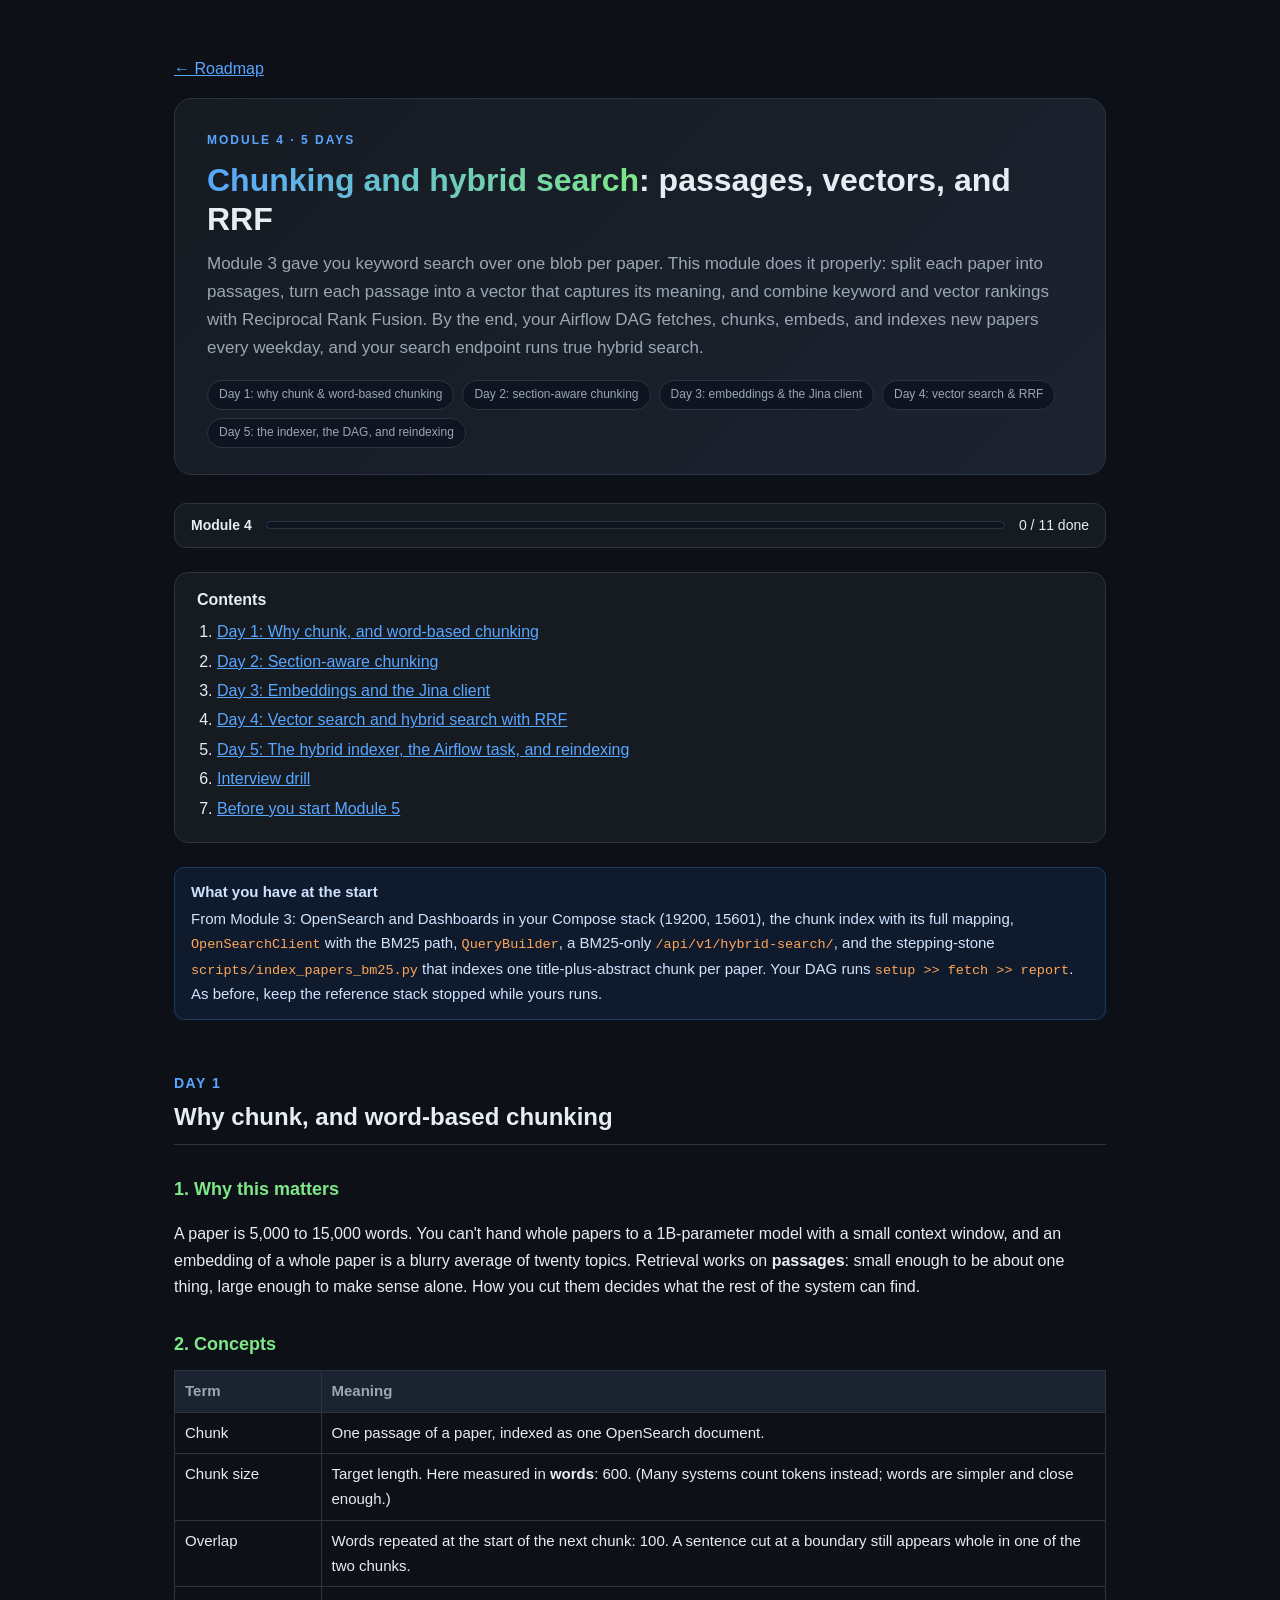
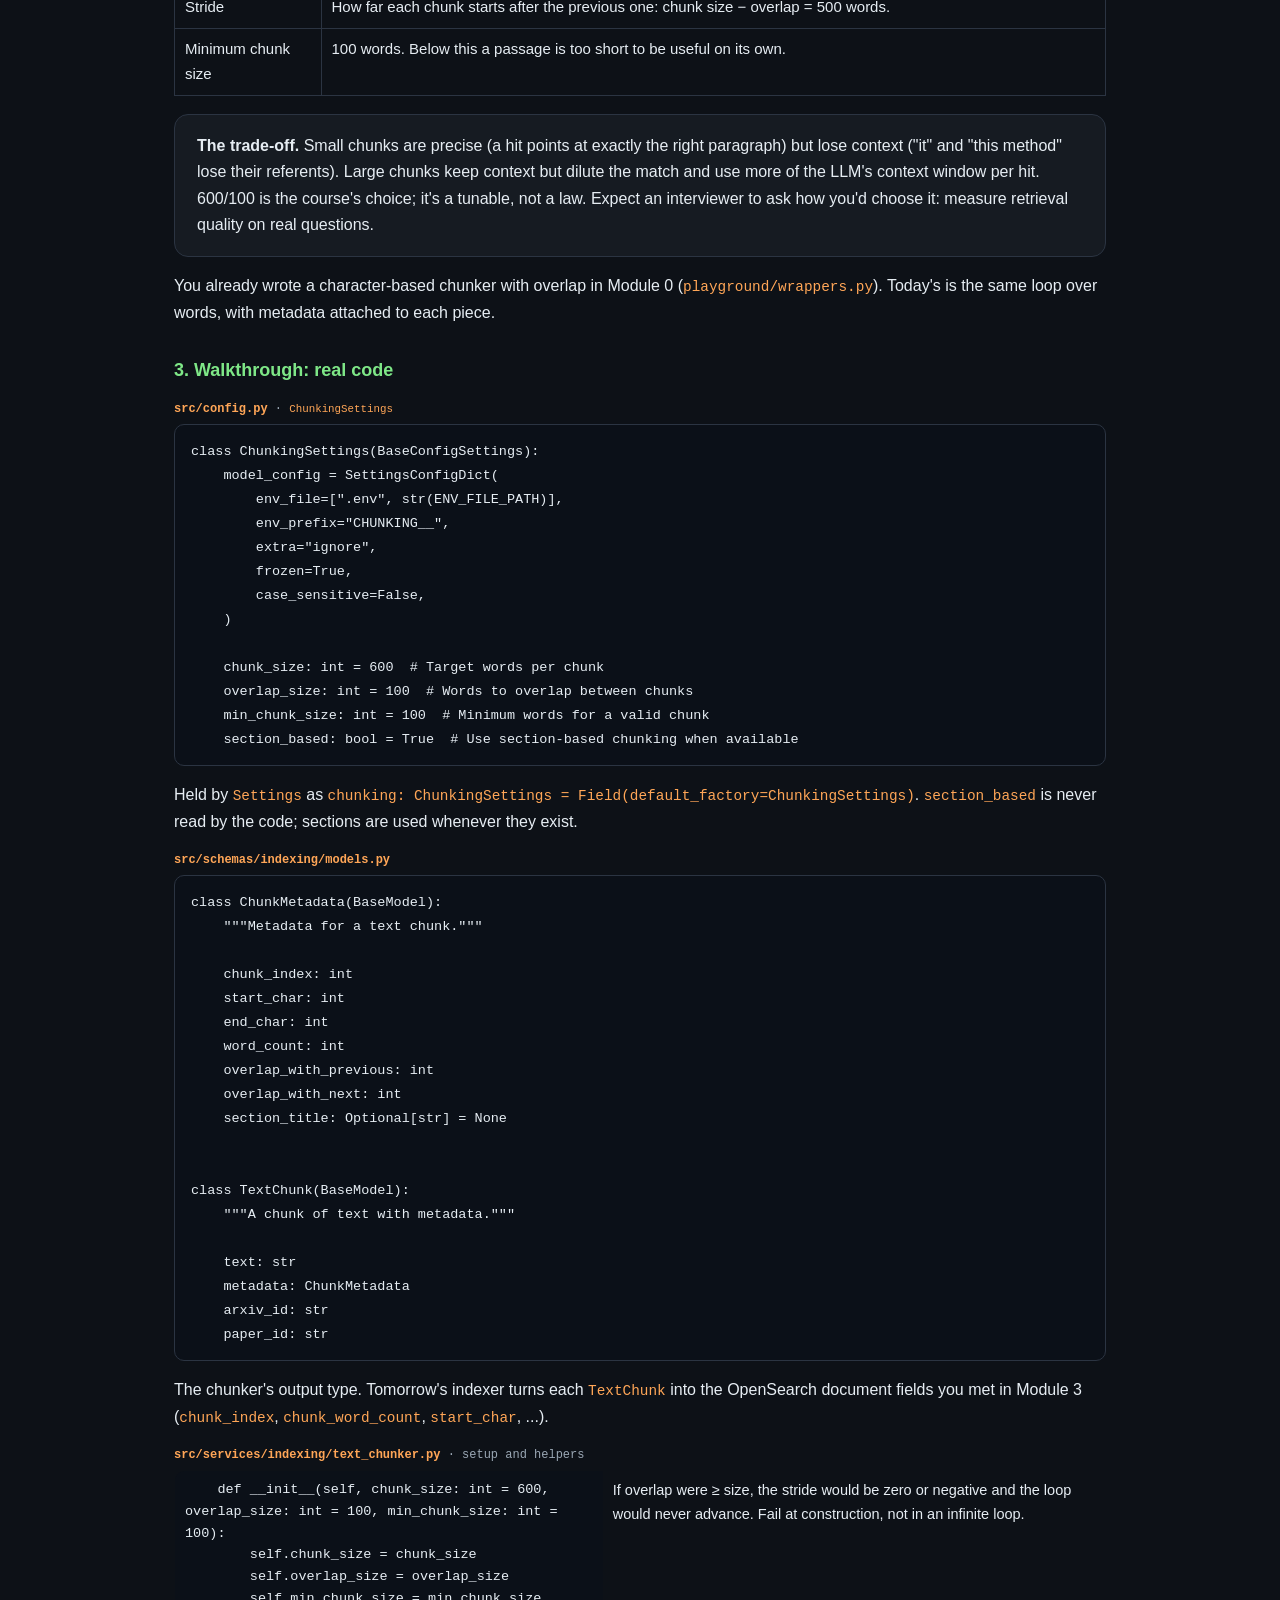
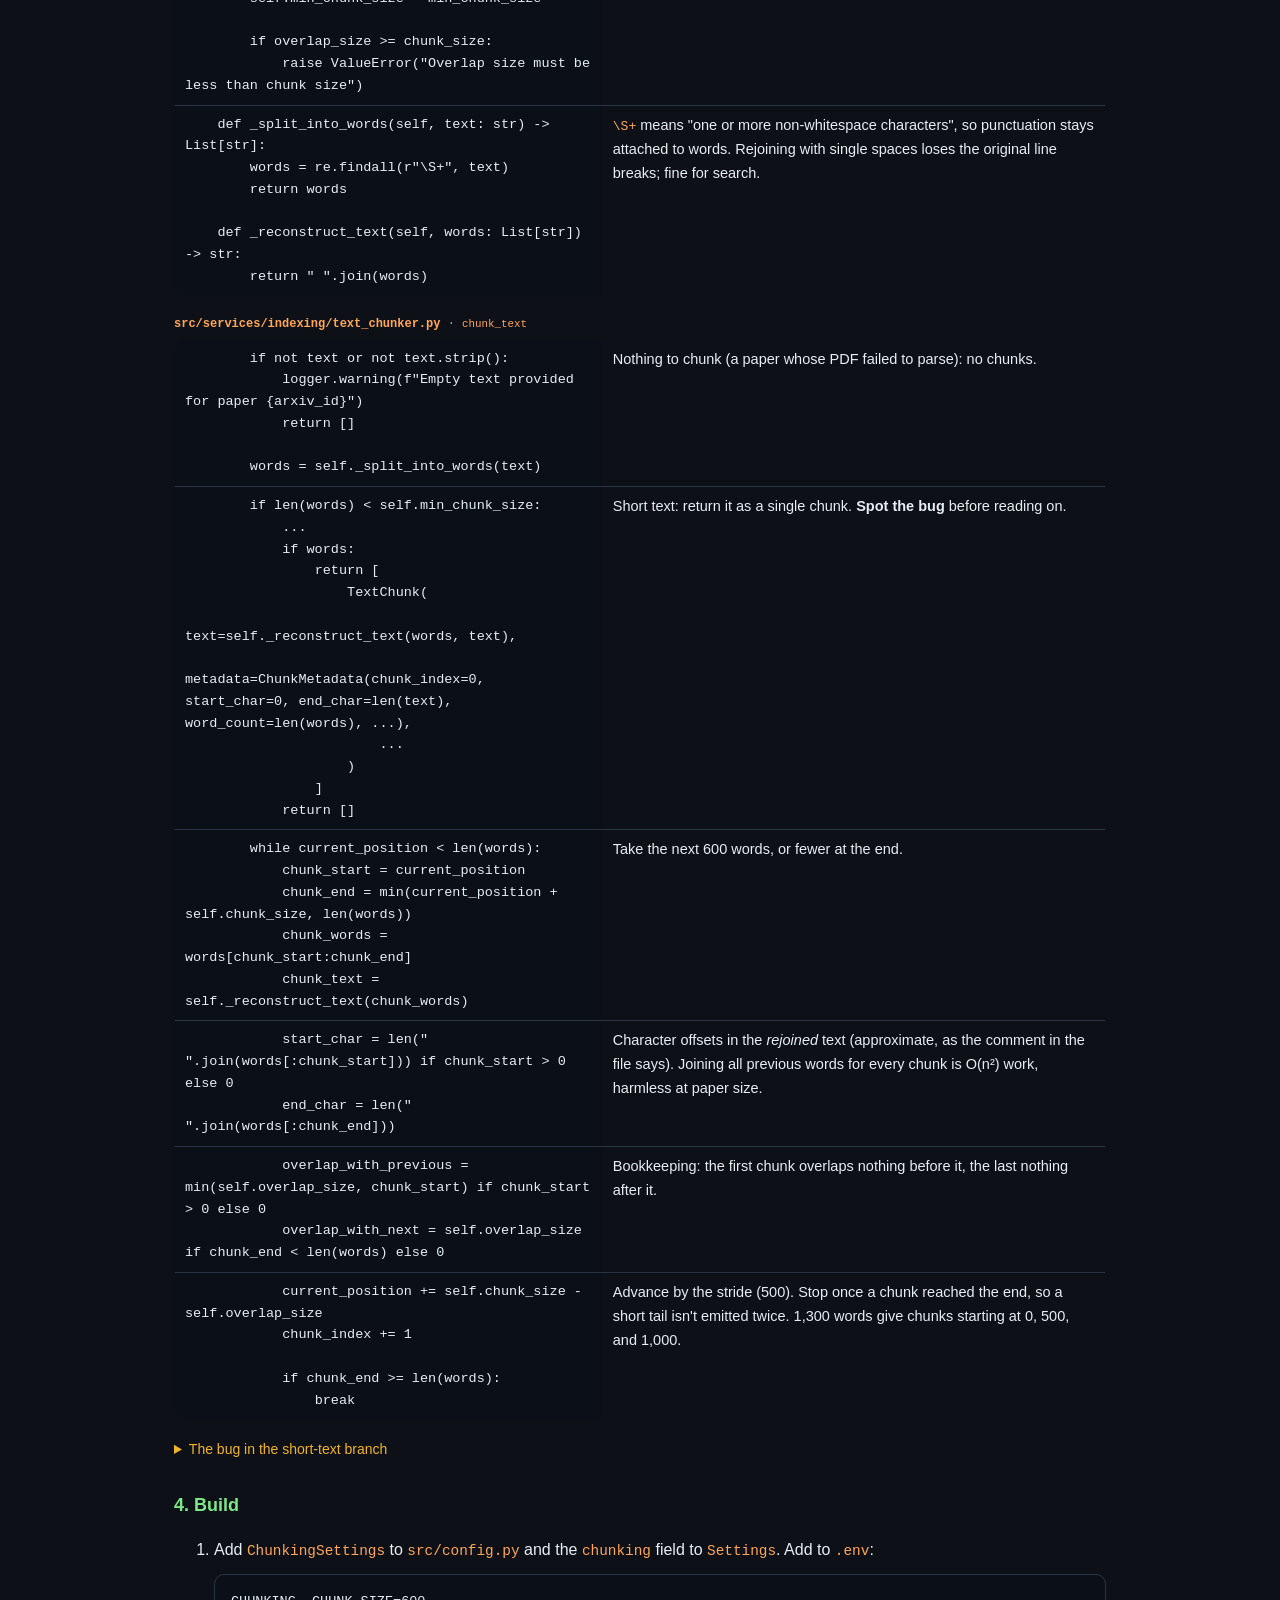
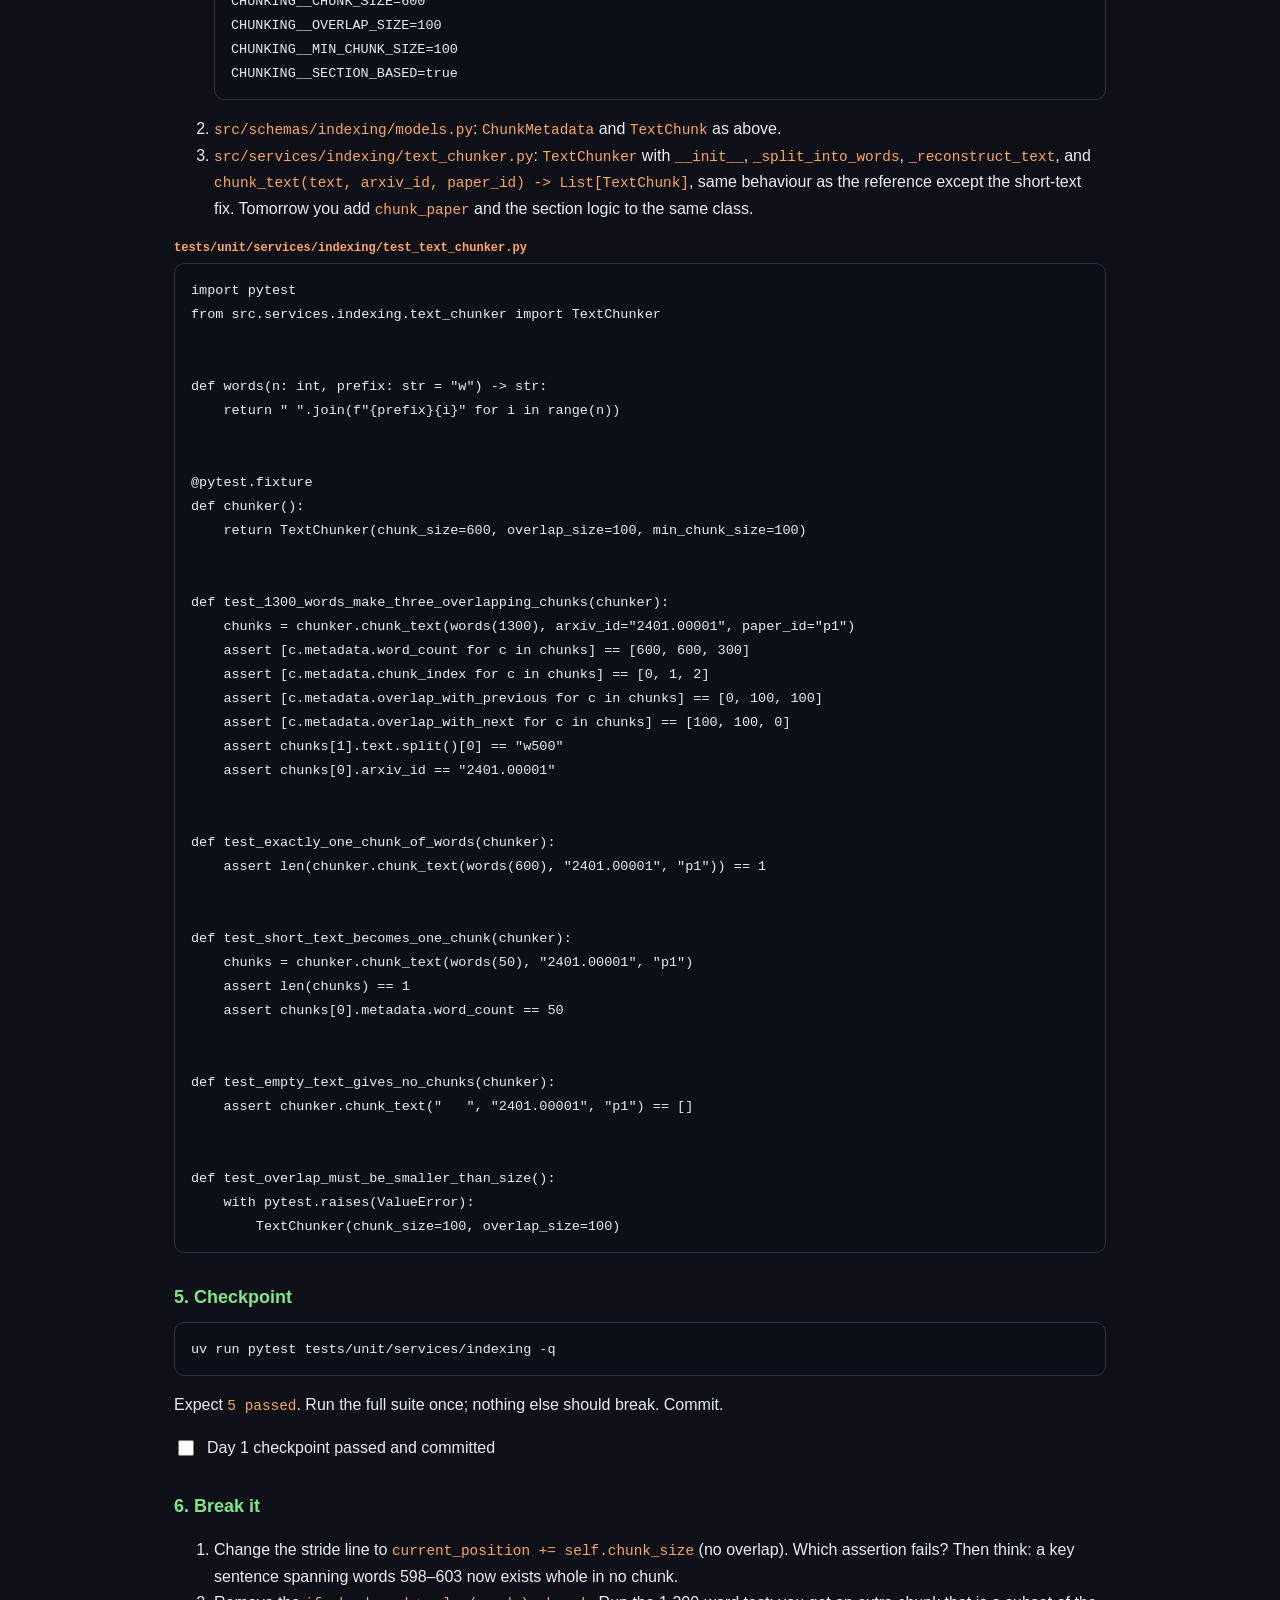
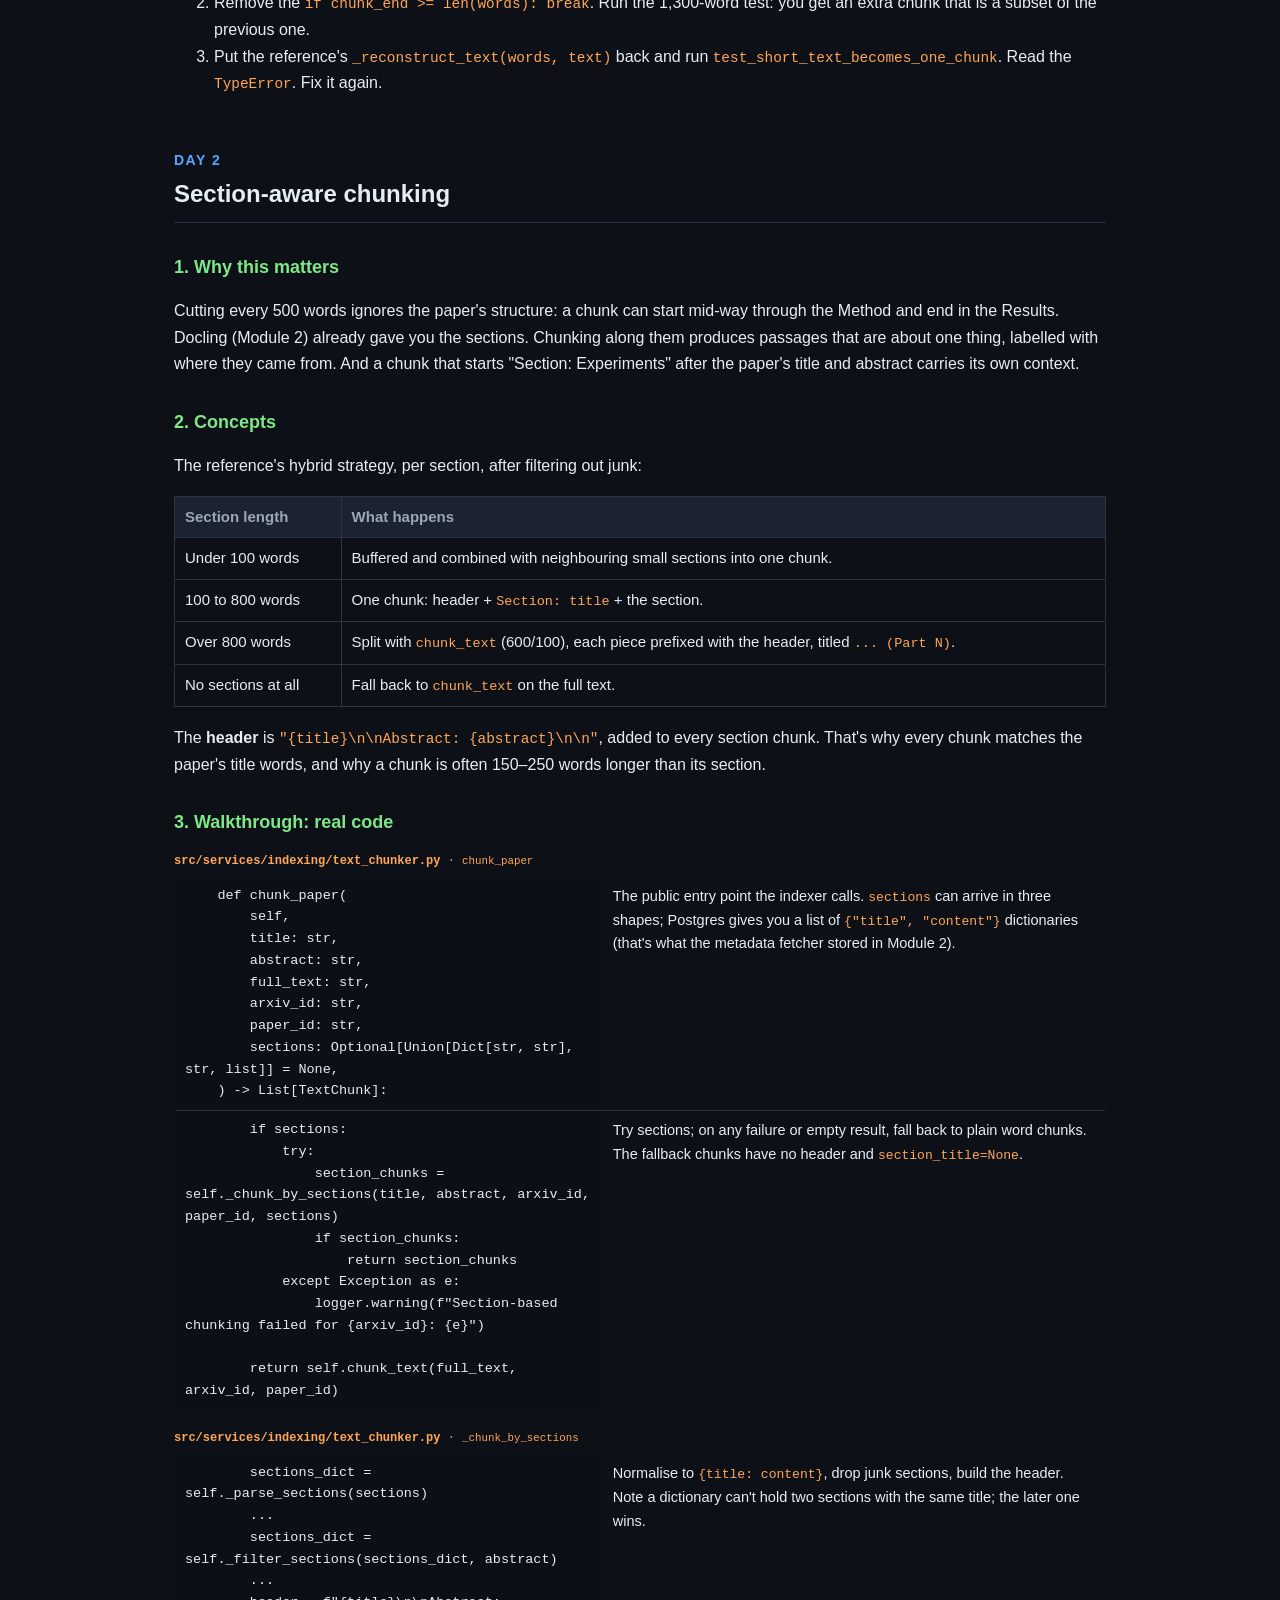
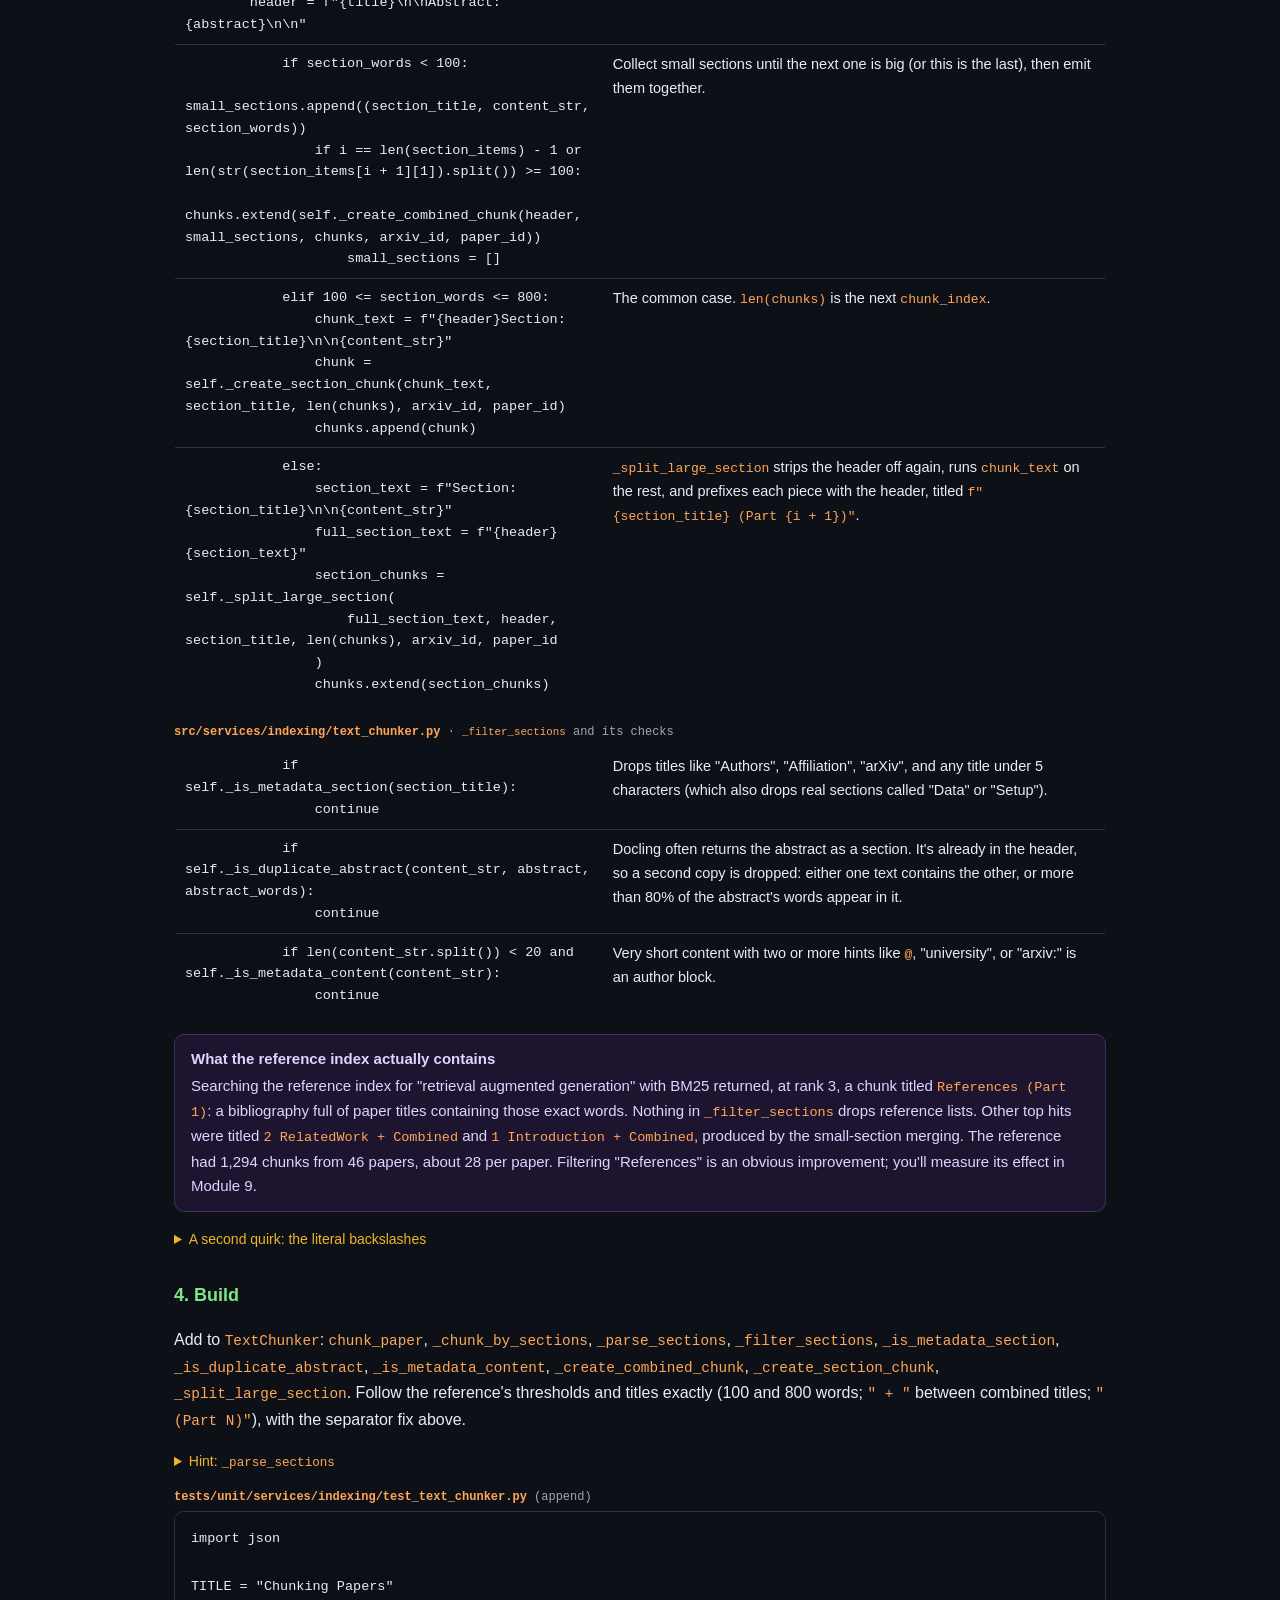
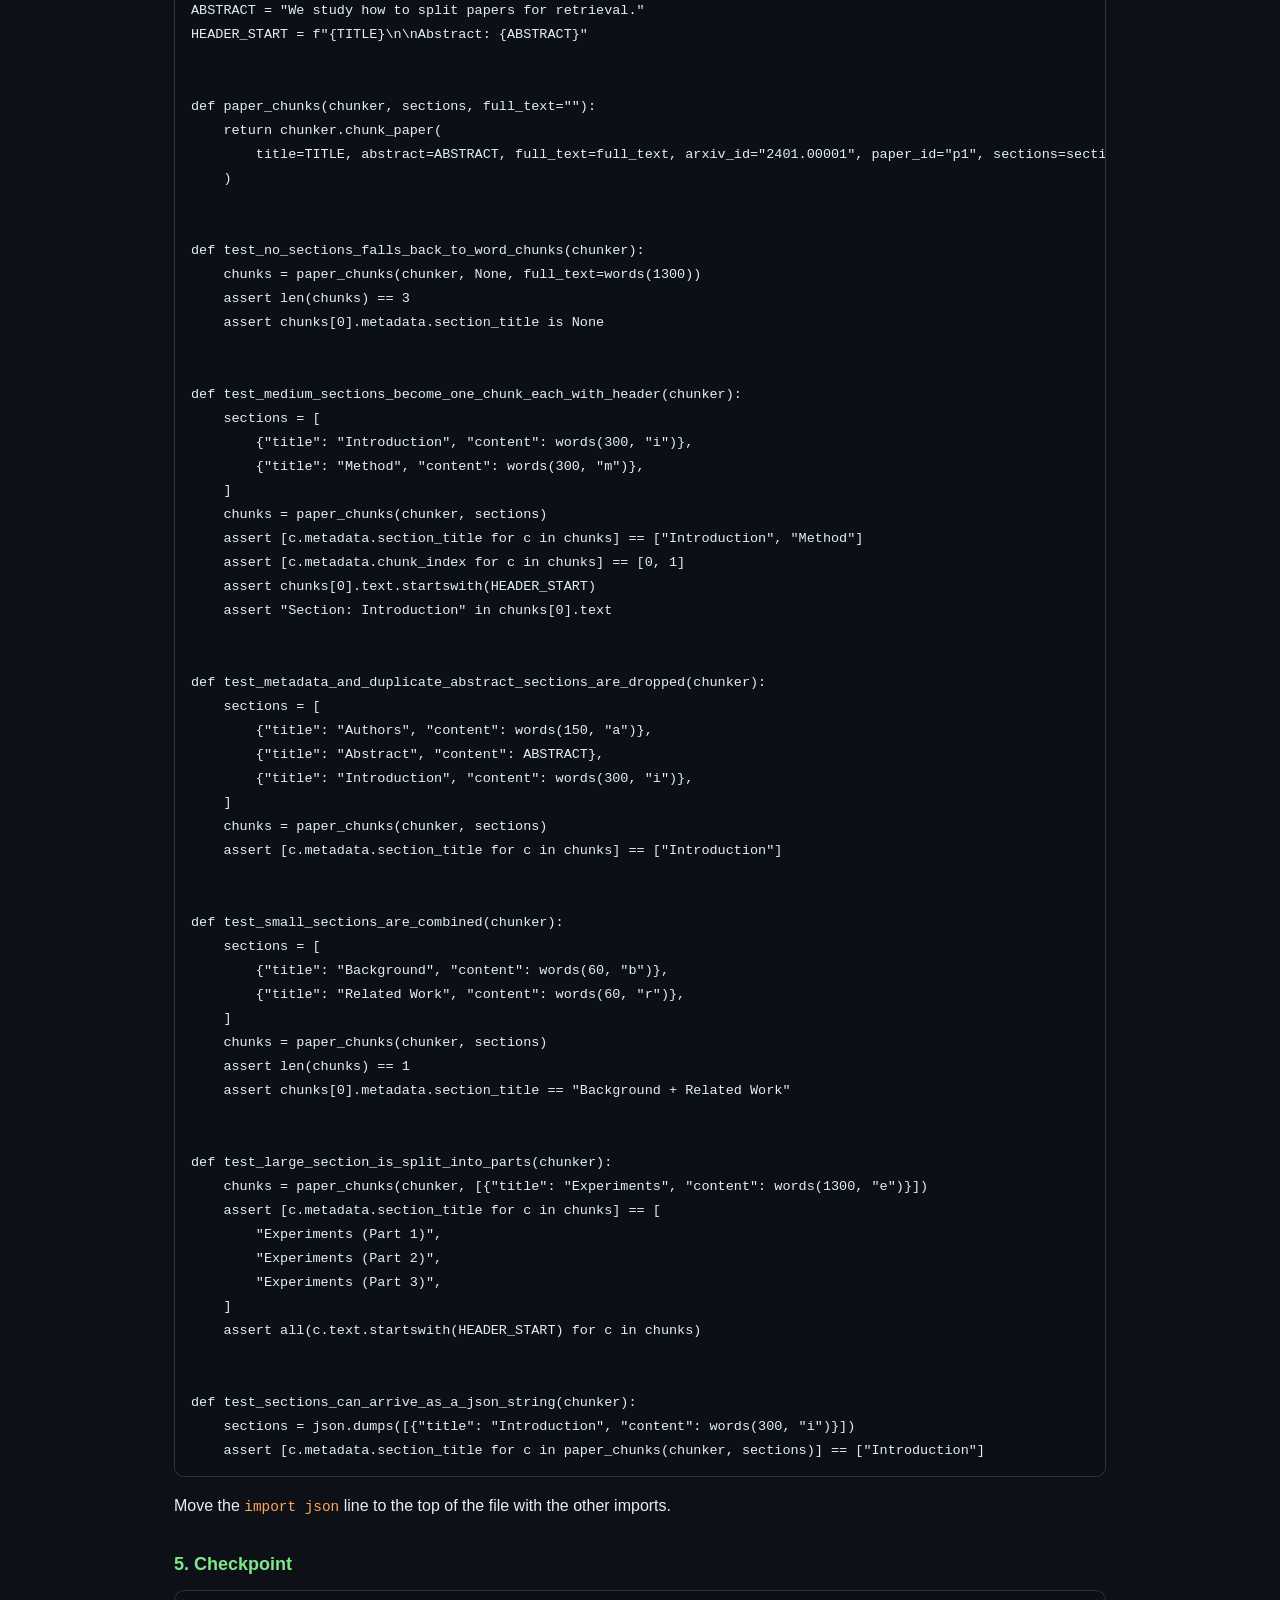
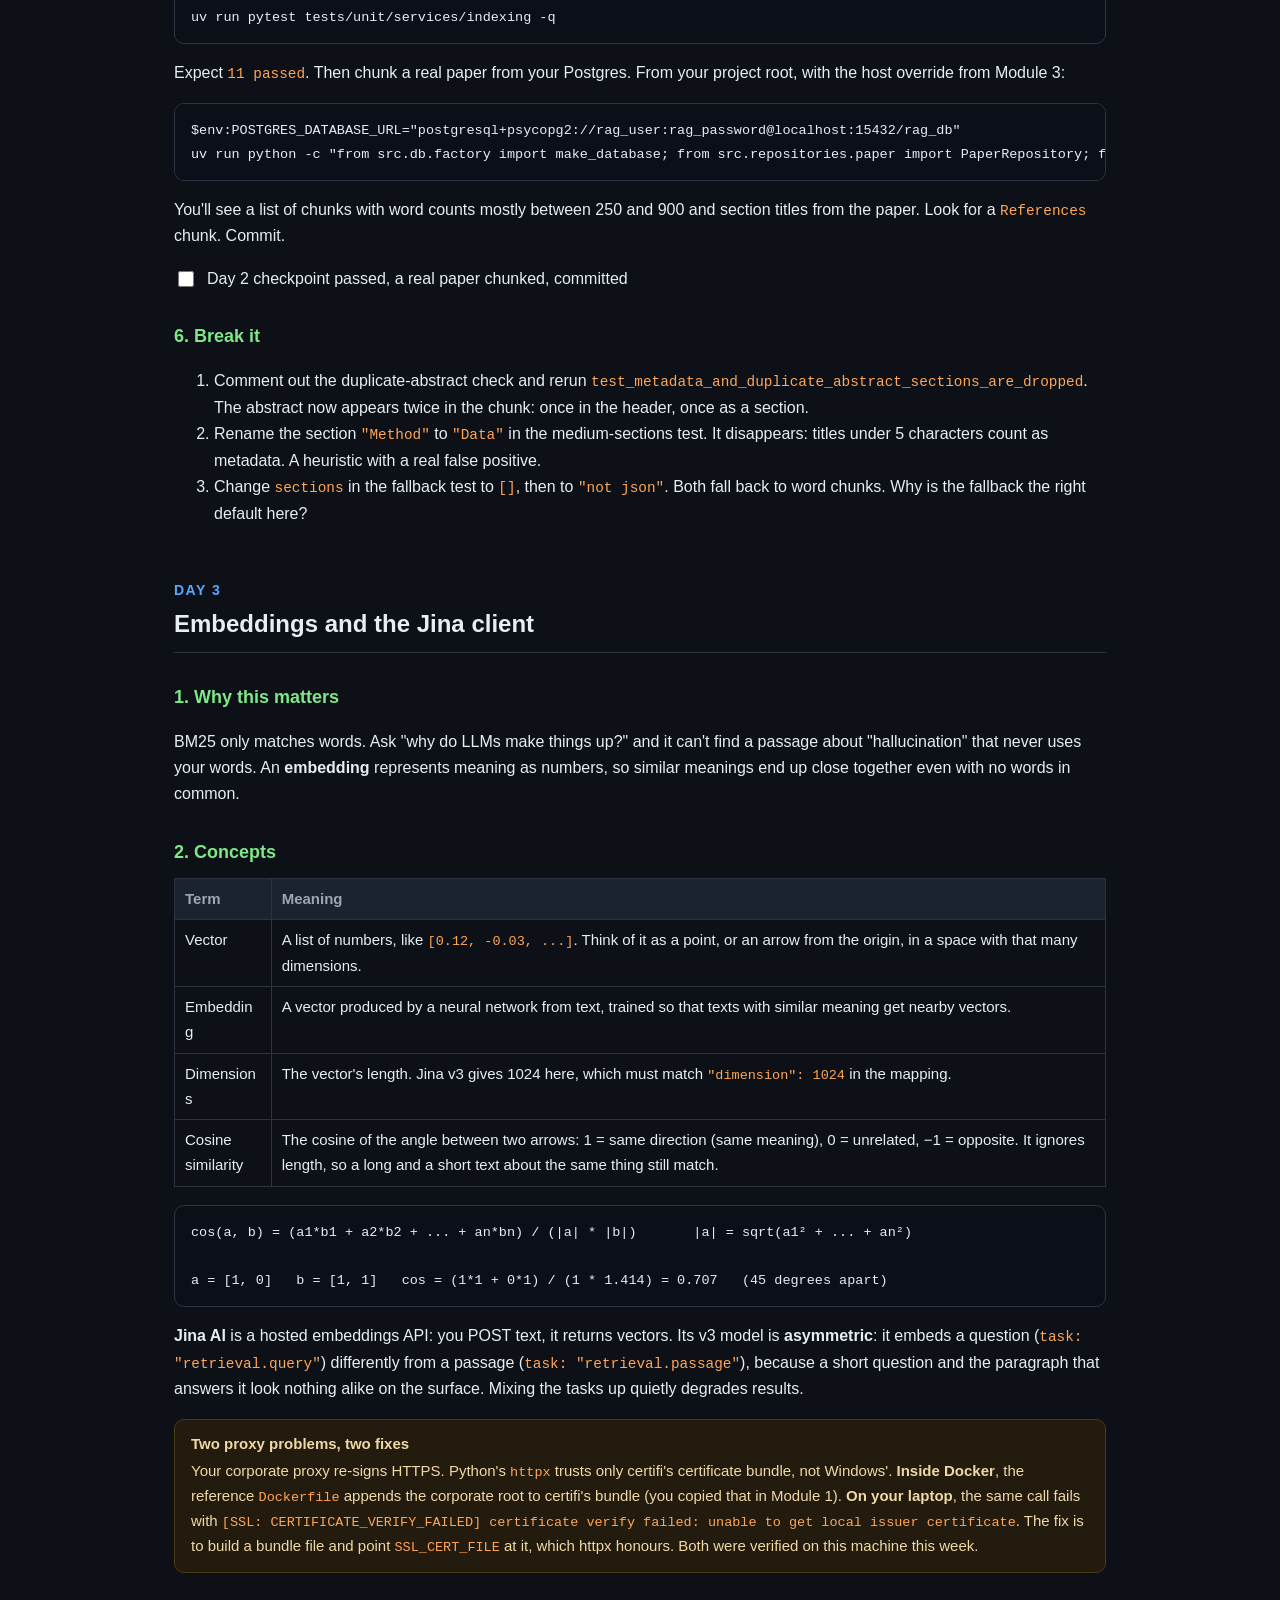
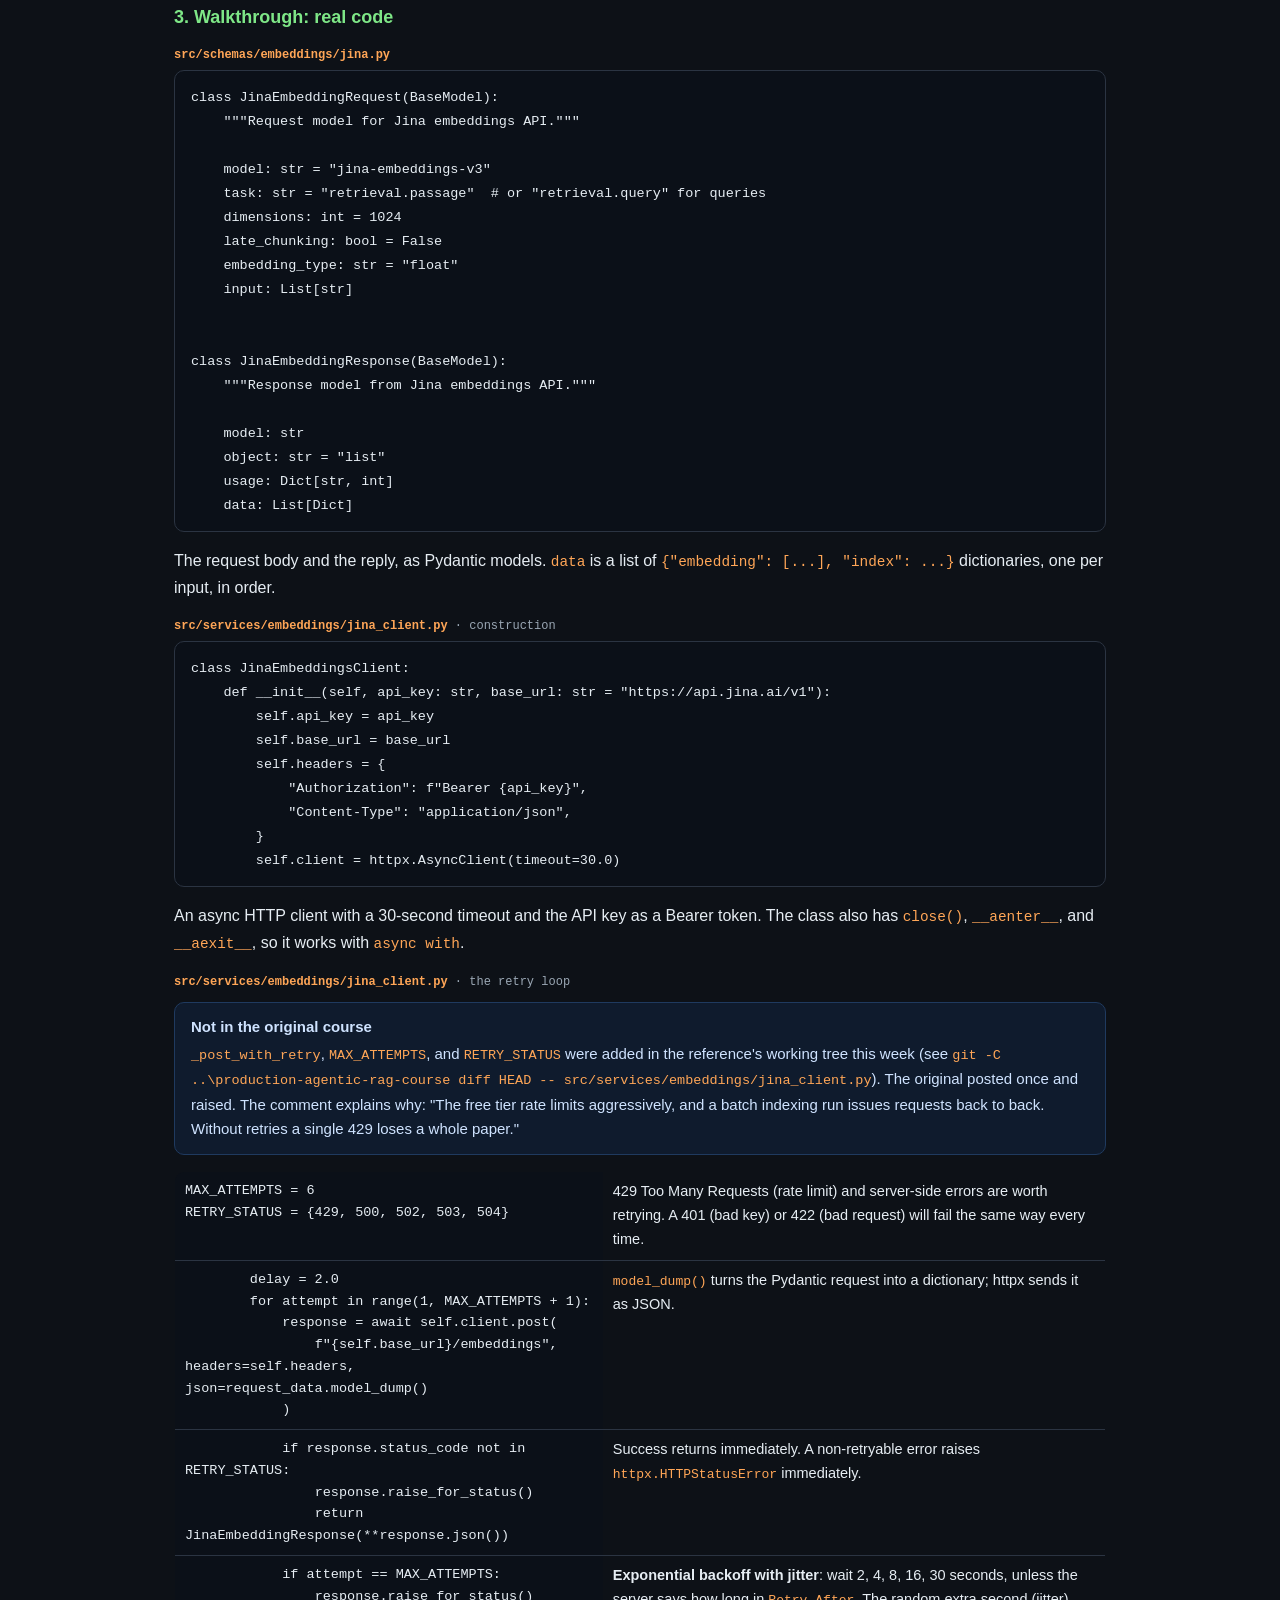
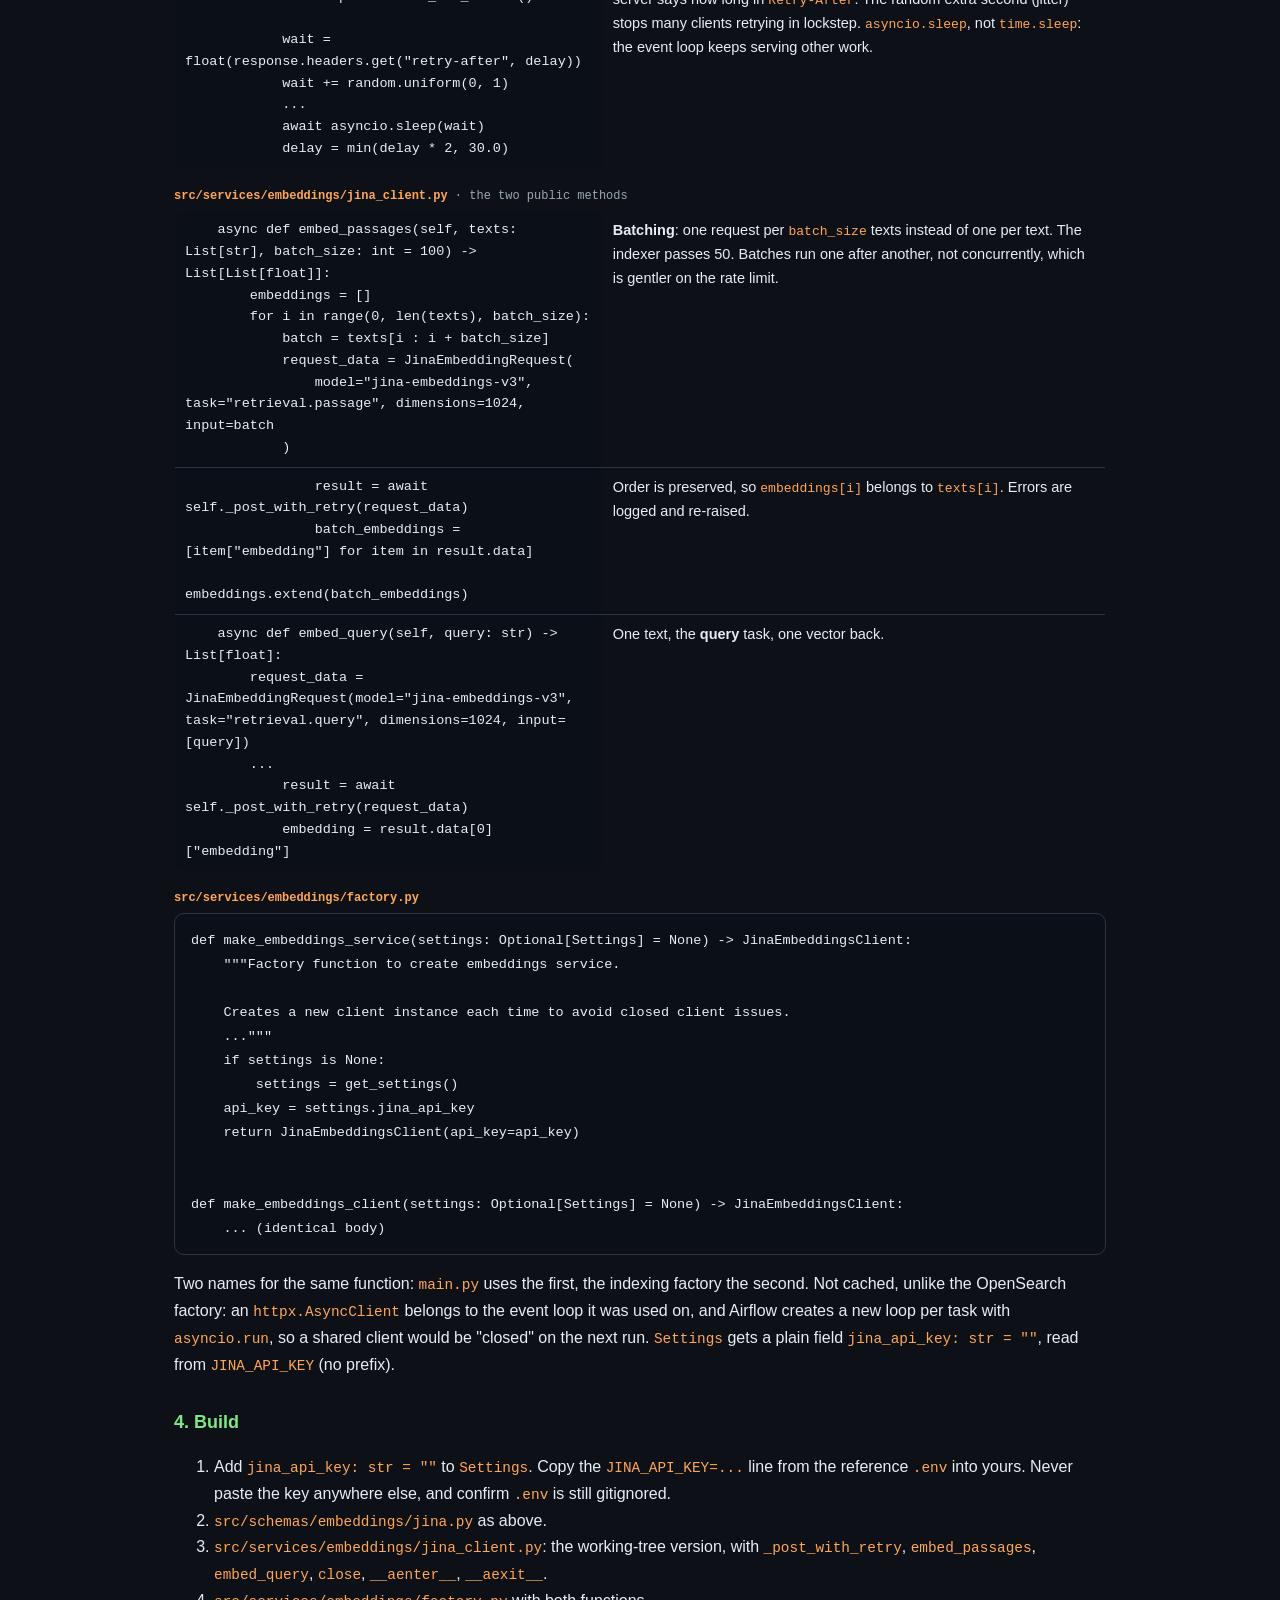
<file: rag-learning-guide/module-04-hybrid-search.html>
<!DOCTYPE html>
<html lang="en">
<head>
<meta charset="UTF-8" />
<meta name="viewport" content="width=device-width, initial-scale=1.0" />
<title>Module 4 — Chunking and hybrid search</title>
<link rel="stylesheet" href="assets/guide.css" />
</head>
<body>
<div class="wrap">

  <p><a href="index.html">&larr; Roadmap</a></p>

  <header class="hero">
    <p class="kicker">Module 4 &middot; 5 days</p>
    <h1><span class="grad">Chunking and hybrid search</span>: passages, vectors, and RRF</h1>
    <p class="lede">
      Module 3 gave you keyword search over one blob per paper. This module does it properly: split each paper into
      passages, turn each passage into a vector that captures its meaning, and combine keyword and vector rankings with
      Reciprocal Rank Fusion. By the end, your Airflow DAG fetches, chunks, embeds, and indexes new papers every weekday,
      and your search endpoint runs true hybrid search.
    </p>
    <div class="pill-row">
      <span class="pill">Day 1: why chunk &amp; word-based chunking</span>
      <span class="pill">Day 2: section-aware chunking</span>
      <span class="pill">Day 3: embeddings &amp; the Jina client</span>
      <span class="pill">Day 4: vector search &amp; RRF</span>
      <span class="pill">Day 5: the indexer, the DAG, and reindexing</span>
    </div>
  </header>

  <div class="progress"><strong>Module 4</strong><div class="bar"><span></span></div><span class="count"></span></div>

  <div class="toc">
    <strong>Contents</strong>
    <ol>
      <li><a href="#day1">Day 1: Why chunk, and word-based chunking</a></li>
      <li><a href="#day2">Day 2: Section-aware chunking</a></li>
      <li><a href="#day3">Day 3: Embeddings and the Jina client</a></li>
      <li><a href="#day4">Day 4: Vector search and hybrid search with RRF</a></li>
      <li><a href="#day5">Day 5: The hybrid indexer, the Airflow task, and reindexing</a></li>
      <li><a href="#drill">Interview drill</a></li>
      <li><a href="#done">Before you start Module 5</a></li>
    </ol>
  </div>

  <div class="callout info">
    <b>What you have at the start</b>
    From Module 3: OpenSearch and Dashboards in your Compose stack (19200, 15601), the chunk index with its full mapping,
    <code>OpenSearchClient</code> with the BM25 path, <code>QueryBuilder</code>, a BM25-only <code>/api/v1/hybrid-search/</code>, and the
    stepping-stone <code>scripts/index_papers_bm25.py</code> that indexes one title-plus-abstract chunk per paper. Your DAG runs
    <code>setup &gt;&gt; fetch &gt;&gt; report</code>. As before, keep the reference stack stopped while yours runs.
  </div>

  <!-- ================================================================== -->
  <!-- DAY 1                                                              -->
  <!-- ================================================================== -->
  <h2 id="day1"><span class="day">Day 1</span>Why chunk, and word-based chunking</h2>

  <h3>1. Why this matters</h3>
  <p>
    A paper is 5,000 to 15,000 words. You can't hand whole papers to a 1B-parameter model with a small context window,
    and an embedding of a whole paper is a blurry average of twenty topics. Retrieval works on <b>passages</b>: small enough to be about
    one thing, large enough to make sense alone. How you cut them decides what the rest of the system can find.
  </p>

  <h3>2. Concepts</h3>
  <table class="plain">
    <tr><th>Term</th><th>Meaning</th></tr>
    <tr><td>Chunk</td><td>One passage of a paper, indexed as one OpenSearch document.</td></tr>
    <tr><td>Chunk size</td><td>Target length. Here measured in <b>words</b>: 600. (Many systems count tokens instead; words are simpler and close enough.)</td></tr>
    <tr><td>Overlap</td><td>Words repeated at the start of the next chunk: 100. A sentence cut at a boundary still appears whole in one of the two chunks.</td></tr>
    <tr><td>Stride</td><td>How far each chunk starts after the previous one: chunk size &minus; overlap = 500 words.</td></tr>
    <tr><td>Minimum chunk size</td><td>100 words. Below this a passage is too short to be useful on its own.</td></tr>
  </table>
  <div class="card">
    <b>The trade-off.</b> Small chunks are precise (a hit points at exactly the right paragraph) but lose context ("it" and "this method"
    lose their referents). Large chunks keep context but dilute the match and use more of the LLM's context window per hit. 600/100 is the
    course's choice; it's a tunable, not a law. Expect an interviewer to ask how you'd choose it: measure retrieval quality on real questions.
  </div>
  <p>
    You already wrote a character-based chunker with overlap in Module 0 (<code>playground/wrappers.py</code>). Today's is the same loop over
    words, with metadata attached to each piece.
  </p>

  <h3>3. Walkthrough: real code</h3>
  <p class="file"><b>src/config.py</b> &middot; <code>ChunkingSettings</code></p>
  <pre><code>class ChunkingSettings(BaseConfigSettings):
    model_config = SettingsConfigDict(
        env_file=[".env", str(ENV_FILE_PATH)],
        env_prefix="CHUNKING__",
        extra="ignore",
        frozen=True,
        case_sensitive=False,
    )

    chunk_size: int = 600  # Target words per chunk
    overlap_size: int = 100  # Words to overlap between chunks
    min_chunk_size: int = 100  # Minimum words for a valid chunk
    section_based: bool = True  # Use section-based chunking when available</code></pre>
  <p>Held by <code>Settings</code> as <code>chunking: ChunkingSettings = Field(default_factory=ChunkingSettings)</code>. <code>section_based</code> is never read by the code; sections are used whenever they exist.</p>

  <p class="file"><b>src/schemas/indexing/models.py</b></p>
  <pre><code>class ChunkMetadata(BaseModel):
    """Metadata for a text chunk."""

    chunk_index: int
    start_char: int
    end_char: int
    word_count: int
    overlap_with_previous: int
    overlap_with_next: int
    section_title: Optional[str] = None


class TextChunk(BaseModel):
    """A chunk of text with metadata."""

    text: str
    metadata: ChunkMetadata
    arxiv_id: str
    paper_id: str</code></pre>
  <p>The chunker's output type. Tomorrow's indexer turns each <code>TextChunk</code> into the OpenSearch document fields you met in Module 3 (<code>chunk_index</code>, <code>chunk_word_count</code>, <code>start_char</code>, ...).</p>

  <p class="file"><b>src/services/indexing/text_chunker.py</b> &middot; setup and helpers</p>
  <table class="walk">
    <tr><td><pre><code>    def __init__(self, chunk_size: int = 600, overlap_size: int = 100, min_chunk_size: int = 100):
        self.chunk_size = chunk_size
        self.overlap_size = overlap_size
        self.min_chunk_size = min_chunk_size

        if overlap_size &gt;= chunk_size:
            raise ValueError("Overlap size must be less than chunk size")</code></pre></td>
      <td>If overlap were &ge; size, the stride would be zero or negative and the loop would never advance. Fail at construction, not in an infinite loop.</td></tr>
    <tr><td><pre><code>    def _split_into_words(self, text: str) -&gt; List[str]:
        words = re.findall(r"\S+", text)
        return words

    def _reconstruct_text(self, words: List[str]) -&gt; str:
        return " ".join(words)</code></pre></td>
      <td><code>\S+</code> means "one or more non-whitespace characters", so punctuation stays attached to words. Rejoining with single spaces loses the original line breaks; fine for search.</td></tr>
  </table>

  <p class="file"><b>src/services/indexing/text_chunker.py</b> &middot; <code>chunk_text</code></p>
  <table class="walk">
    <tr><td><pre><code>        if not text or not text.strip():
            logger.warning(f"Empty text provided for paper {arxiv_id}")
            return []

        words = self._split_into_words(text)</code></pre></td>
      <td>Nothing to chunk (a paper whose PDF failed to parse): no chunks.</td></tr>
    <tr><td><pre><code>        if len(words) &lt; self.min_chunk_size:
            ...
            if words:
                return [
                    TextChunk(
                        text=self._reconstruct_text(words, text),
                        metadata=ChunkMetadata(chunk_index=0, start_char=0, end_char=len(text), word_count=len(words), ...),
                        ...
                    )
                ]
            return []</code></pre></td>
      <td>Short text: return it as a single chunk. <b>Spot the bug</b> before reading on.</td></tr>
    <tr><td><pre><code>        while current_position &lt; len(words):
            chunk_start = current_position
            chunk_end = min(current_position + self.chunk_size, len(words))
            chunk_words = words[chunk_start:chunk_end]
            chunk_text = self._reconstruct_text(chunk_words)</code></pre></td>
      <td>Take the next 600 words, or fewer at the end.</td></tr>
    <tr><td><pre><code>            start_char = len(" ".join(words[:chunk_start])) if chunk_start &gt; 0 else 0
            end_char = len(" ".join(words[:chunk_end]))</code></pre></td>
      <td>Character offsets in the <em>rejoined</em> text (approximate, as the comment in the file says). Joining all previous words for every chunk is O(n&sup2;) work, harmless at paper size.</td></tr>
    <tr><td><pre><code>            overlap_with_previous = min(self.overlap_size, chunk_start) if chunk_start &gt; 0 else 0
            overlap_with_next = self.overlap_size if chunk_end &lt; len(words) else 0</code></pre></td>
      <td>Bookkeeping: the first chunk overlaps nothing before it, the last nothing after it.</td></tr>
    <tr><td><pre><code>            current_position += self.chunk_size - self.overlap_size
            chunk_index += 1

            if chunk_end &gt;= len(words):
                break</code></pre></td>
      <td>Advance by the stride (500). Stop once a chunk reached the end, so a short tail isn't emitted twice. 1,300 words give chunks starting at 0, 500, and 1,000.</td></tr>
  </table>
  <details class="hint"><summary>The bug in the short-text branch</summary>
    <p><code>_reconstruct_text(words, text)</code> passes two arguments to a method that takes one. Any paper with fewer than 100 words of text
      raises <code>TypeError</code> instead of returning a chunk. It rarely fires (real papers are long), and when it does, the indexer's
      <code>try</code>/<code>except</code> swallows it and counts an error, so nobody noticed. Your version fixes it: call
      <code>_reconstruct_text(words)</code>. This is a deliberate improvement over the reference; the test below pins the fixed behaviour.</p></details>

  <h3>4. Build</h3>
  <ol>
    <li>Add <code>ChunkingSettings</code> to <code>src/config.py</code> and the <code>chunking</code> field to <code>Settings</code>. Add to <code>.env</code>:
<pre><code>CHUNKING__CHUNK_SIZE=600
CHUNKING__OVERLAP_SIZE=100
CHUNKING__MIN_CHUNK_SIZE=100
CHUNKING__SECTION_BASED=true</code></pre></li>
    <li><code>src/schemas/indexing/models.py</code>: <code>ChunkMetadata</code> and <code>TextChunk</code> as above.</li>
    <li><code>src/services/indexing/text_chunker.py</code>: <code>TextChunker</code> with <code>__init__</code>, <code>_split_into_words</code>,
      <code>_reconstruct_text</code>, and <code>chunk_text(text, arxiv_id, paper_id) -&gt; List[TextChunk]</code>, same behaviour as the reference
      except the short-text fix. Tomorrow you add <code>chunk_paper</code> and the section logic to the same class.</li>
  </ol>

  <p class="file"><b>tests/unit/services/indexing/test_text_chunker.py</b></p>
  <pre><code>import pytest
from src.services.indexing.text_chunker import TextChunker


def words(n: int, prefix: str = "w") -&gt; str:
    return " ".join(f"{prefix}{i}" for i in range(n))


@pytest.fixture
def chunker():
    return TextChunker(chunk_size=600, overlap_size=100, min_chunk_size=100)


def test_1300_words_make_three_overlapping_chunks(chunker):
    chunks = chunker.chunk_text(words(1300), arxiv_id="2401.00001", paper_id="p1")
    assert [c.metadata.word_count for c in chunks] == [600, 600, 300]
    assert [c.metadata.chunk_index for c in chunks] == [0, 1, 2]
    assert [c.metadata.overlap_with_previous for c in chunks] == [0, 100, 100]
    assert [c.metadata.overlap_with_next for c in chunks] == [100, 100, 0]
    assert chunks[1].text.split()[0] == "w500"
    assert chunks[0].arxiv_id == "2401.00001"


def test_exactly_one_chunk_of_words(chunker):
    assert len(chunker.chunk_text(words(600), "2401.00001", "p1")) == 1


def test_short_text_becomes_one_chunk(chunker):
    chunks = chunker.chunk_text(words(50), "2401.00001", "p1")
    assert len(chunks) == 1
    assert chunks[0].metadata.word_count == 50


def test_empty_text_gives_no_chunks(chunker):
    assert chunker.chunk_text("   ", "2401.00001", "p1") == []


def test_overlap_must_be_smaller_than_size():
    with pytest.raises(ValueError):
        TextChunker(chunk_size=100, overlap_size=100)</code></pre>

  <h3>5. Checkpoint</h3>
  <pre><code>uv run pytest tests/unit/services/indexing -q</code></pre>
  <p>Expect <code>5 passed</code>. Run the full suite once; nothing else should break. Commit.</p>
  <ul class="checklist"><li><input type="checkbox" data-id="m4-day1" /><span>Day 1 checkpoint passed and committed</span></li></ul>

  <h3>6. Break it</h3>
  <ol>
    <li>Change the stride line to <code>current_position += self.chunk_size</code> (no overlap). Which assertion fails? Then think: a key sentence
      spanning words 598&ndash;603 now exists whole in no chunk.</li>
    <li>Remove the <code>if chunk_end &gt;= len(words): break</code>. Run the 1,300-word test: you get an extra chunk that is a subset of the previous one.</li>
    <li>Put the reference's <code>_reconstruct_text(words, text)</code> back and run <code>test_short_text_becomes_one_chunk</code>. Read the
      <code>TypeError</code>. Fix it again.</li>
  </ol>

  <!-- ================================================================== -->
  <!-- DAY 2                                                              -->
  <!-- ================================================================== -->
  <h2 id="day2"><span class="day">Day 2</span>Section-aware chunking</h2>

  <h3>1. Why this matters</h3>
  <p>
    Cutting every 500 words ignores the paper's structure: a chunk can start mid-way through the Method and end in the Results.
    Docling (Module 2) already gave you the sections. Chunking along them produces passages that are about one thing, labelled with
    where they came from. And a chunk that starts "Section: Experiments" after the paper's title and abstract carries its own context.
  </p>

  <h3>2. Concepts</h3>
  <p>The reference's hybrid strategy, per section, after filtering out junk:</p>
  <table class="plain">
    <tr><th>Section length</th><th>What happens</th></tr>
    <tr><td>Under 100 words</td><td>Buffered and combined with neighbouring small sections into one chunk.</td></tr>
    <tr><td>100 to 800 words</td><td>One chunk: header + <code>Section: title</code> + the section.</td></tr>
    <tr><td>Over 800 words</td><td>Split with <code>chunk_text</code> (600/100), each piece prefixed with the header, titled <code>... (Part N)</code>.</td></tr>
    <tr><td>No sections at all</td><td>Fall back to <code>chunk_text</code> on the full text.</td></tr>
  </table>
  <p>
    The <b>header</b> is <code>"{title}\n\nAbstract: {abstract}\n\n"</code>, added to every section chunk. That's why every chunk matches the
    paper's title words, and why a chunk is often 150&ndash;250 words longer than its section.
  </p>

  <h3>3. Walkthrough: real code</h3>
  <p class="file"><b>src/services/indexing/text_chunker.py</b> &middot; <code>chunk_paper</code></p>
  <table class="walk">
    <tr><td><pre><code>    def chunk_paper(
        self,
        title: str,
        abstract: str,
        full_text: str,
        arxiv_id: str,
        paper_id: str,
        sections: Optional[Union[Dict[str, str], str, list]] = None,
    ) -&gt; List[TextChunk]:</code></pre></td>
      <td>The public entry point the indexer calls. <code>sections</code> can arrive in three shapes; Postgres gives you a list of <code>{"title", "content"}</code> dictionaries (that's what the metadata fetcher stored in Module 2).</td></tr>
    <tr><td><pre><code>        if sections:
            try:
                section_chunks = self._chunk_by_sections(title, abstract, arxiv_id, paper_id, sections)
                if section_chunks:
                    return section_chunks
            except Exception as e:
                logger.warning(f"Section-based chunking failed for {arxiv_id}: {e}")

        return self.chunk_text(full_text, arxiv_id, paper_id)</code></pre></td>
      <td>Try sections; on any failure or empty result, fall back to plain word chunks. The fallback chunks have no header and <code>section_title=None</code>.</td></tr>
  </table>

  <p class="file"><b>src/services/indexing/text_chunker.py</b> &middot; <code>_chunk_by_sections</code></p>
  <table class="walk">
    <tr><td><pre><code>        sections_dict = self._parse_sections(sections)
        ...
        sections_dict = self._filter_sections(sections_dict, abstract)
        ...
        header = f"{title}\n\nAbstract: {abstract}\n\n"</code></pre></td>
      <td>Normalise to <code>{title: content}</code>, drop junk sections, build the header. Note a dictionary can't hold two sections with the same title; the later one wins.</td></tr>
    <tr><td><pre><code>            if section_words &lt; 100:
                small_sections.append((section_title, content_str, section_words))
                if i == len(section_items) - 1 or len(str(section_items[i + 1][1]).split()) &gt;= 100:
                    chunks.extend(self._create_combined_chunk(header, small_sections, chunks, arxiv_id, paper_id))
                    small_sections = []</code></pre></td>
      <td>Collect small sections until the next one is big (or this is the last), then emit them together.</td></tr>
    <tr><td><pre><code>            elif 100 &lt;= section_words &lt;= 800:
                chunk_text = f"{header}Section: {section_title}\n\n{content_str}"
                chunk = self._create_section_chunk(chunk_text, section_title, len(chunks), arxiv_id, paper_id)
                chunks.append(chunk)</code></pre></td>
      <td>The common case. <code>len(chunks)</code> is the next <code>chunk_index</code>.</td></tr>
    <tr><td><pre><code>            else:
                section_text = f"Section: {section_title}\n\n{content_str}"
                full_section_text = f"{header}{section_text}"
                section_chunks = self._split_large_section(
                    full_section_text, header, section_title, len(chunks), arxiv_id, paper_id
                )
                chunks.extend(section_chunks)</code></pre></td>
      <td><code>_split_large_section</code> strips the header off again, runs <code>chunk_text</code> on the rest, and prefixes each piece with the header, titled <code>f"{section_title} (Part {i + 1})"</code>.</td></tr>
  </table>

  <p class="file"><b>src/services/indexing/text_chunker.py</b> &middot; <code>_filter_sections</code> and its checks</p>
  <table class="walk">
    <tr><td><pre><code>            if self._is_metadata_section(section_title):
                continue</code></pre></td>
      <td>Drops titles like "Authors", "Affiliation", "arXiv", and any title under 5 characters (which also drops real sections called "Data" or "Setup").</td></tr>
    <tr><td><pre><code>            if self._is_duplicate_abstract(content_str, abstract, abstract_words):
                continue</code></pre></td>
      <td>Docling often returns the abstract as a section. It's already in the header, so a second copy is dropped: either one text contains the other, or more than 80% of the abstract's words appear in it.</td></tr>
    <tr><td><pre><code>            if len(content_str.split()) &lt; 20 and self._is_metadata_content(content_str):
                continue</code></pre></td>
      <td>Very short content with two or more hints like <code>@</code>, "university", or "arxiv:" is an author block.</td></tr>
  </table>
  <div class="callout story"><b>What the reference index actually contains</b>
    Searching the reference index for "retrieval augmented generation" with BM25 returned, at rank 3, a chunk titled
    <code>References (Part 1)</code>: a bibliography full of paper titles containing those exact words. Nothing in
    <code>_filter_sections</code> drops reference lists. Other top hits were titled <code>2 RelatedWork + Combined</code> and
    <code>1 Introduction + Combined</code>, produced by the small-section merging. The reference had 1,294 chunks from 46 papers, about 28 per paper.
    Filtering "References" is an obvious improvement; you'll measure its effect in Module 9.
  </div>
  <details class="hint"><summary>A second quirk: the literal backslashes</summary>
    <p>In <code>_create_combined_chunk</code>, <code>f"{header}{'\\n\\n'.join(combined_content)}"</code> uses <code>'\\n\\n'</code>: an escaped backslash,
      so the separator is the four characters <code>\n\n</code>, not two line breaks. Combined chunks contain visible <code>\n\n</code> text between
      sections. In your version, write the separator as a variable (<code>separator = "\n\n"</code>) and join with it.</p></details>

  <h3>4. Build</h3>
  <p>
    Add to <code>TextChunker</code>: <code>chunk_paper</code>, <code>_chunk_by_sections</code>, <code>_parse_sections</code>, <code>_filter_sections</code>,
    <code>_is_metadata_section</code>, <code>_is_duplicate_abstract</code>, <code>_is_metadata_content</code>, <code>_create_combined_chunk</code>,
    <code>_create_section_chunk</code>, <code>_split_large_section</code>. Follow the reference's thresholds and titles exactly (100 and 800 words;
    <code>" + "</code> between combined titles; <code>" (Part N)"</code>), with the separator fix above.
  </p>
  <details class="hint"><summary>Hint: <code>_parse_sections</code></summary>
    <p>A dict: return it. A list: for each item that's a dict, key = <code>title</code> (or <code>heading</code>, or <code>f"Section {i + 1}"</code>),
      value = <code>content</code> (or <code>text</code>). A string: <code>json.loads</code> it and handle the result the same way. Anything else: <code>{}</code>.</p></details>

  <p class="file"><b>tests/unit/services/indexing/test_text_chunker.py</b> (append)</p>
  <pre><code>import json

TITLE = "Chunking Papers"
ABSTRACT = "We study how to split papers for retrieval."
HEADER_START = f"{TITLE}\n\nAbstract: {ABSTRACT}"


def paper_chunks(chunker, sections, full_text=""):
    return chunker.chunk_paper(
        title=TITLE, abstract=ABSTRACT, full_text=full_text, arxiv_id="2401.00001", paper_id="p1", sections=sections
    )


def test_no_sections_falls_back_to_word_chunks(chunker):
    chunks = paper_chunks(chunker, None, full_text=words(1300))
    assert len(chunks) == 3
    assert chunks[0].metadata.section_title is None


def test_medium_sections_become_one_chunk_each_with_header(chunker):
    sections = [
        {"title": "Introduction", "content": words(300, "i")},
        {"title": "Method", "content": words(300, "m")},
    ]
    chunks = paper_chunks(chunker, sections)
    assert [c.metadata.section_title for c in chunks] == ["Introduction", "Method"]
    assert [c.metadata.chunk_index for c in chunks] == [0, 1]
    assert chunks[0].text.startswith(HEADER_START)
    assert "Section: Introduction" in chunks[0].text


def test_metadata_and_duplicate_abstract_sections_are_dropped(chunker):
    sections = [
        {"title": "Authors", "content": words(150, "a")},
        {"title": "Abstract", "content": ABSTRACT},
        {"title": "Introduction", "content": words(300, "i")},
    ]
    chunks = paper_chunks(chunker, sections)
    assert [c.metadata.section_title for c in chunks] == ["Introduction"]


def test_small_sections_are_combined(chunker):
    sections = [
        {"title": "Background", "content": words(60, "b")},
        {"title": "Related Work", "content": words(60, "r")},
    ]
    chunks = paper_chunks(chunker, sections)
    assert len(chunks) == 1
    assert chunks[0].metadata.section_title == "Background + Related Work"


def test_large_section_is_split_into_parts(chunker):
    chunks = paper_chunks(chunker, [{"title": "Experiments", "content": words(1300, "e")}])
    assert [c.metadata.section_title for c in chunks] == [
        "Experiments (Part 1)",
        "Experiments (Part 2)",
        "Experiments (Part 3)",
    ]
    assert all(c.text.startswith(HEADER_START) for c in chunks)


def test_sections_can_arrive_as_a_json_string(chunker):
    sections = json.dumps([{"title": "Introduction", "content": words(300, "i")}])
    assert [c.metadata.section_title for c in paper_chunks(chunker, sections)] == ["Introduction"]</code></pre>
  <p>Move the <code>import json</code> line to the top of the file with the other imports.</p>

  <h3>5. Checkpoint</h3>
  <pre><code>uv run pytest tests/unit/services/indexing -q</code></pre>
  <p>
    Expect <code>11 passed</code>. Then chunk a real paper from your Postgres. From your project root, with the host override from Module 3:
  </p>
  <pre><code>$env:POSTGRES_DATABASE_URL="postgresql+psycopg2://rag_user:rag_password@localhost:15432/rag_db"
uv run python -c "from src.db.factory import make_database; from src.repositories.paper import PaperRepository; from src.services.indexing.text_chunker import TextChunker; db = make_database(); s = db.get_session().__enter__(); p = PaperRepository(s).get_papers_with_raw_text(limit=1)[0]; cs = TextChunker().chunk_paper(p.title, p.abstract, p.raw_text, p.arxiv_id, str(p.id), p.sections); print(p.arxiv_id, len(cs)); [print(c.metadata.chunk_index, c.metadata.word_count, c.metadata.section_title) for c in cs]"</code></pre>
  <p>
    You'll see a list of chunks with word counts mostly between 250 and 900 and section titles from the paper. Look for a
    <code>References</code> chunk. Commit.
  </p>
  <ul class="checklist"><li><input type="checkbox" data-id="m4-day2" /><span>Day 2 checkpoint passed, a real paper chunked, committed</span></li></ul>

  <h3>6. Break it</h3>
  <ol>
    <li>Comment out the duplicate-abstract check and rerun <code>test_metadata_and_duplicate_abstract_sections_are_dropped</code>. The abstract now
      appears twice in the chunk: once in the header, once as a section.</li>
    <li>Rename the section <code>"Method"</code> to <code>"Data"</code> in the medium-sections test. It disappears: titles under 5 characters count as
      metadata. A heuristic with a real false positive.</li>
    <li>Change <code>sections</code> in the fallback test to <code>[]</code>, then to <code>"not json"</code>. Both fall back to word chunks. Why is
      the fallback the right default here?</li>
  </ol>

  <!-- ================================================================== -->
  <!-- DAY 3                                                              -->
  <!-- ================================================================== -->
  <h2 id="day3"><span class="day">Day 3</span>Embeddings and the Jina client</h2>

  <h3>1. Why this matters</h3>
  <p>
    BM25 only matches words. Ask "why do LLMs make things up?" and it can't find a passage about "hallucination" that never
    uses your words. An <b>embedding</b> represents meaning as numbers, so similar meanings end up close together even with no words in common.
  </p>

  <h3>2. Concepts</h3>
  <table class="plain">
    <tr><th>Term</th><th>Meaning</th></tr>
    <tr><td>Vector</td><td>A list of numbers, like <code>[0.12, -0.03, ...]</code>. Think of it as a point, or an arrow from the origin, in a space with that many dimensions.</td></tr>
    <tr><td>Embedding</td><td>A vector produced by a neural network from text, trained so that texts with similar meaning get nearby vectors.</td></tr>
    <tr><td>Dimensions</td><td>The vector's length. Jina v3 gives 1024 here, which must match <code>"dimension": 1024</code> in the mapping.</td></tr>
    <tr><td>Cosine similarity</td><td>The cosine of the angle between two arrows: 1 = same direction (same meaning), 0 = unrelated, &minus;1 = opposite. It ignores length, so a long and a short text about the same thing still match.</td></tr>
  </table>
  <pre><code>cos(a, b) = (a1*b1 + a2*b2 + ... + an*bn) / (|a| * |b|)       |a| = sqrt(a1&sup2; + ... + an&sup2;)

a = [1, 0]   b = [1, 1]   cos = (1*1 + 0*1) / (1 * 1.414) = 0.707   (45 degrees apart)</code></pre>
  <p>
    <b>Jina AI</b> is a hosted embeddings API: you POST text, it returns vectors. Its v3 model is <b>asymmetric</b>: it embeds a question
    (<code>task: "retrieval.query"</code>) differently from a passage (<code>task: "retrieval.passage"</code>), because a short question and the
    paragraph that answers it look nothing alike on the surface. Mixing the tasks up quietly degrades results.
  </p>
  <div class="callout warn"><b>Two proxy problems, two fixes</b>
    Your corporate proxy re-signs HTTPS. Python's <code>httpx</code> trusts only certifi's certificate bundle, not Windows'. <b>Inside Docker</b>, the
    reference <code>Dockerfile</code> appends the corporate root to certifi's bundle (you copied that in Module 1). <b>On your laptop</b>, the same call fails with
    <code>[SSL: CERTIFICATE_VERIFY_FAILED] certificate verify failed: unable to get local issuer certificate</code>. The fix is to build a bundle file and point
    <code>SSL_CERT_FILE</code> at it, which httpx honours. Both were verified on this machine this week.
  </div>

  <h3>3. Walkthrough: real code</h3>
  <p class="file"><b>src/schemas/embeddings/jina.py</b></p>
  <pre><code>class JinaEmbeddingRequest(BaseModel):
    """Request model for Jina embeddings API."""

    model: str = "jina-embeddings-v3"
    task: str = "retrieval.passage"  # or "retrieval.query" for queries
    dimensions: int = 1024
    late_chunking: bool = False
    embedding_type: str = "float"
    input: List[str]


class JinaEmbeddingResponse(BaseModel):
    """Response model from Jina embeddings API."""

    model: str
    object: str = "list"
    usage: Dict[str, int]
    data: List[Dict]</code></pre>
  <p>The request body and the reply, as Pydantic models. <code>data</code> is a list of <code>{"embedding": [...], "index": ...}</code> dictionaries, one per input, in order.</p>

  <p class="file"><b>src/services/embeddings/jina_client.py</b> &middot; construction</p>
  <pre><code>class JinaEmbeddingsClient:
    def __init__(self, api_key: str, base_url: str = "https://api.jina.ai/v1"):
        self.api_key = api_key
        self.base_url = base_url
        self.headers = {
            "Authorization": f"Bearer {api_key}",
            "Content-Type": "application/json",
        }
        self.client = httpx.AsyncClient(timeout=30.0)</code></pre>
  <p>An async HTTP client with a 30-second timeout and the API key as a Bearer token. The class also has <code>close()</code>, <code>__aenter__</code>, and <code>__aexit__</code>, so it works with <code>async with</code>.</p>

  <p class="file"><b>src/services/embeddings/jina_client.py</b> &middot; the retry loop</p>
  <div class="callout info"><b>Not in the original course</b>
    <code>_post_with_retry</code>, <code>MAX_ATTEMPTS</code>, and <code>RETRY_STATUS</code> were added in the reference's working tree this week
    (see <code>git -C ..\production-agentic-rag-course diff HEAD -- src/services/embeddings/jina_client.py</code>). The original posted once and raised.
    The comment explains why: "The free tier rate limits aggressively, and a batch indexing run issues requests back to back. Without retries a single 429 loses a whole paper."
  </div>
  <table class="walk">
    <tr><td><pre><code>MAX_ATTEMPTS = 6
RETRY_STATUS = {429, 500, 502, 503, 504}</code></pre></td>
      <td>429 Too Many Requests (rate limit) and server-side errors are worth retrying. A 401 (bad key) or 422 (bad request) will fail the same way every time.</td></tr>
    <tr><td><pre><code>        delay = 2.0
        for attempt in range(1, MAX_ATTEMPTS + 1):
            response = await self.client.post(
                f"{self.base_url}/embeddings", headers=self.headers, json=request_data.model_dump()
            )</code></pre></td>
      <td><code>model_dump()</code> turns the Pydantic request into a dictionary; httpx sends it as JSON.</td></tr>
    <tr><td><pre><code>            if response.status_code not in RETRY_STATUS:
                response.raise_for_status()
                return JinaEmbeddingResponse(**response.json())</code></pre></td>
      <td>Success returns immediately. A non-retryable error raises <code>httpx.HTTPStatusError</code> immediately.</td></tr>
    <tr><td><pre><code>            if attempt == MAX_ATTEMPTS:
                response.raise_for_status()

            wait = float(response.headers.get("retry-after", delay))
            wait += random.uniform(0, 1)
            ...
            await asyncio.sleep(wait)
            delay = min(delay * 2, 30.0)</code></pre></td>
      <td><b>Exponential backoff with jitter</b>: wait 2, 4, 8, 16, 30 seconds, unless the server says how long in <code>Retry-After</code>. The random extra second (jitter) stops many clients retrying in lockstep. <code>asyncio.sleep</code>, not <code>time.sleep</code>: the event loop keeps serving other work.</td></tr>
  </table>

  <p class="file"><b>src/services/embeddings/jina_client.py</b> &middot; the two public methods</p>
  <table class="walk">
    <tr><td><pre><code>    async def embed_passages(self, texts: List[str], batch_size: int = 100) -&gt; List[List[float]]:
        embeddings = []
        for i in range(0, len(texts), batch_size):
            batch = texts[i : i + batch_size]
            request_data = JinaEmbeddingRequest(
                model="jina-embeddings-v3", task="retrieval.passage", dimensions=1024, input=batch
            )</code></pre></td>
      <td><b>Batching</b>: one request per <code>batch_size</code> texts instead of one per text. The indexer passes 50. Batches run one after another, not concurrently, which is gentler on the rate limit.</td></tr>
    <tr><td><pre><code>                result = await self._post_with_retry(request_data)
                batch_embeddings = [item["embedding"] for item in result.data]
                embeddings.extend(batch_embeddings)</code></pre></td>
      <td>Order is preserved, so <code>embeddings[i]</code> belongs to <code>texts[i]</code>. Errors are logged and re-raised.</td></tr>
    <tr><td><pre><code>    async def embed_query(self, query: str) -&gt; List[float]:
        request_data = JinaEmbeddingRequest(model="jina-embeddings-v3", task="retrieval.query", dimensions=1024, input=[query])
        ...
            result = await self._post_with_retry(request_data)
            embedding = result.data[0]["embedding"]</code></pre></td>
      <td>One text, the <b>query</b> task, one vector back.</td></tr>
  </table>

  <p class="file"><b>src/services/embeddings/factory.py</b></p>
  <pre><code>def make_embeddings_service(settings: Optional[Settings] = None) -&gt; JinaEmbeddingsClient:
    """Factory function to create embeddings service.

    Creates a new client instance each time to avoid closed client issues.
    ..."""
    if settings is None:
        settings = get_settings()
    api_key = settings.jina_api_key
    return JinaEmbeddingsClient(api_key=api_key)


def make_embeddings_client(settings: Optional[Settings] = None) -&gt; JinaEmbeddingsClient:
    ... (identical body)</code></pre>
  <p>
    Two names for the same function: <code>main.py</code> uses the first, the indexing factory the second. Not cached, unlike the OpenSearch
    factory: an <code>httpx.AsyncClient</code> belongs to the event loop it was used on, and Airflow creates a new loop per task with
    <code>asyncio.run</code>, so a shared client would be "closed" on the next run. <code>Settings</code> gets a plain field
    <code>jina_api_key: str = ""</code>, read from <code>JINA_API_KEY</code> (no prefix).
  </p>

  <h3>4. Build</h3>
  <ol>
    <li>Add <code>jina_api_key: str = ""</code> to <code>Settings</code>. Copy the <code>JINA_API_KEY=...</code> line from the reference <code>.env</code> into
      yours. Never paste the key anywhere else, and confirm <code>.env</code> is still gitignored.</li>
    <li><code>src/schemas/embeddings/jina.py</code> as above.</li>
    <li><code>src/services/embeddings/jina_client.py</code>: the working-tree version, with <code>_post_with_retry</code>, <code>embed_passages</code>,
      <code>embed_query</code>, <code>close</code>, <code>__aenter__</code>, <code>__aexit__</code>.</li>
    <li><code>src/services/embeddings/factory.py</code> with both functions.</li>
  </ol>
  <p>
    The tests use <code>httpx.MockTransport</code>: you give httpx a function that receives each request and returns a response, so
    no network call ever leaves your laptop. Replacing <code>client.client</code> swaps the transport in.
  </p>
  <p class="file"><b>tests/unit/services/embeddings/test_jina_client.py</b></p>
  <pre><code>import json

import httpx
import pytest
from src.services.embeddings.jina_client import JinaEmbeddingsClient


def make_client(handler):
    client = JinaEmbeddingsClient(api_key="test-key")
    client.client = httpx.AsyncClient(transport=httpx.MockTransport(handler))
    return client


def ok_response(request):
    body = json.loads(request.content)
    data = [{"embedding": [float(i)] * 3, "index": i} for i, _ in enumerate(body["input"])]
    return httpx.Response(200, json={"model": body["model"], "usage": {"total_tokens": 1}, "data": data})


async def test_embed_passages_batches_requests():
    bodies = []

    def handler(request):
        assert request.headers["Authorization"] == "Bearer test-key"
        bodies.append(json.loads(request.content))
        return ok_response(request)

    client = make_client(handler)
    vectors = await client.embed_passages(["a", "b", "c", "d", "e"], batch_size=2)

    assert len(vectors) == 5
    assert [len(b["input"]) for b in bodies] == [2, 2, 1]
    assert all(b["task"] == "retrieval.passage" for b in bodies)
    assert bodies[0]["dimensions"] == 1024
    assert bodies[0]["model"] == "jina-embeddings-v3"


async def test_embed_query_uses_the_query_task():
    bodies = []

    def handler(request):
        bodies.append(json.loads(request.content))
        return ok_response(request)

    vector = await make_client(handler).embed_query("what is rag?")
    assert vector == [0.0, 0.0, 0.0]
    assert bodies[0]["task"] == "retrieval.query"
    assert bodies[0]["input"] == ["what is rag?"]


async def test_rate_limit_is_retried(monkeypatch):
    waits = []

    async def fake_sleep(seconds):
        waits.append(seconds)

    monkeypatch.setattr("src.services.embeddings.jina_client.asyncio.sleep", fake_sleep)
    responses = iter([httpx.Response(429, headers={"retry-after": "1"})])

    def handler(request):
        return next(responses, None) or ok_response(request)

    vector = await make_client(handler).embed_query("rag")
    assert vector == [0.0, 0.0, 0.0]
    assert len(waits) == 1
    assert 1.0 &lt;= waits[0] &lt; 2.0


async def test_client_errors_are_not_retried():
    calls = []

    def handler(request):
        calls.append(request)
        return httpx.Response(401, json={"detail": "bad key"})

    with pytest.raises(httpx.HTTPStatusError):
        await make_client(handler).embed_query("rag")
    assert len(calls) == 1</code></pre>
  <p>
    <code>fake_sleep</code> replaces the real sleep, so the retry test takes milliseconds and can check the wait. <code>next(responses, None)</code> returns the
    429 once, then <code>None</code>, and <code>or</code> falls through to a success.
  </p>

  <h3>5. Checkpoint</h3>
  <pre><code>uv run pytest tests/unit/services/embeddings -q</code></pre>
  <p>Expect <code>4 passed</code>. Then one real call from your laptop. First build the certificate bundle (once; <code>certs\</code> is already gitignored from Module 1):</p>
  <pre><code>$certifi = uv run python -c "import certifi; print(certifi.where())"
Get-Content $certifi, certs\corp-ca.crt | Set-Content -Encoding ascii certs\ca-bundle.pem
$env:SSL_CERT_FILE="$PWD\certs\ca-bundle.pem"
uv run python -c "import asyncio, math; from src.config import get_settings; from src.services.embeddings.factory import make_embeddings_client; c = make_embeddings_client(get_settings()); q = asyncio.run(c.embed_query('why do language models make things up?')); p = asyncio.run(make_embeddings_client(get_settings()).embed_passages(['LLM hallucination: generating unsupported claims', 'A recipe for sourdough bread'])); cos = lambda a, b: sum(x*y for x, y in zip(a, b)) / (math.sqrt(sum(x*x for x in a)) * math.sqrt(sum(y*y for y in b))); print(len(q), round(cos(q, p[0]), 3), round(cos(q, p[1]), 3))"</code></pre>
  <p>
    It prints <code>1024</code> and two similarities. The hallucination passage scores clearly higher than the bread recipe, although it shares almost no words
    with the question. That's the reason for today. (Each <code>asyncio.run</code> gets its own client, for the event-loop reason above.) Commit.
  </p>
  <ul class="checklist"><li><input type="checkbox" data-id="m4-day3" /><span>Day 3 checkpoint passed, a real embedding compared, committed</span></li></ul>

  <h3>6. Break it</h3>
  <ol>
    <li>In a new terminal (no <code>SSL_CERT_FILE</code>), rerun the real call: <code>CERTIFICATE_VERIFY_FAILED</code>. That's the host half of the proxy story;
      the Dockerfile's certifi line is the container half.</li>
    <li>Set <code>$env:JINA_API_KEY="wrong"</code> and rerun: a 401 <code>HTTPStatusError</code>, raised on the first attempt, not after six. Why is retrying a 401 pointless?</li>
    <li>Change <code>embed_query</code>'s task to <code>"retrieval.passage"</code> and rerun the comparison. The numbers shift. Nothing errors: a silent quality bug. Put it back.</li>
  </ol>

  <!-- ================================================================== -->
  <!-- DAY 4                                                              -->
  <!-- ================================================================== -->
  <h2 id="day4"><span class="day">Day 4</span>Vector search and hybrid search with RRF</h2>

  <h3>1. Why this matters</h3>
  <p>
    BM25 is excellent at exact terms: model names, acronyms, arXiv IDs. Vectors are excellent at meaning and paraphrase, but fuzzy
    about exact terms. Each fails where the other succeeds, so production retrieval usually runs both and merges the results. That merge is today.
  </p>

  <h3>2. Concepts</h3>
  <h4>Finding nearest vectors fast: HNSW</h4>
  <p>
    Comparing a query vector to every chunk vector is exact but slow at millions of chunks. <b>Approximate nearest neighbour (ANN)</b>
    search trades a little accuracy for a lot of speed. <b>HNSW</b> (Hierarchical Navigable Small World) builds a graph where each vector links to its near
    neighbours, with sparse "express" layers on top. A search starts at the top, hops toward the query, and drops down a layer at a time, like
    motorway, then main road, then side street. The mapping's parameters: <code>m: 16</code> links per vector (more = better recall, more memory);
    <code>ef_construction: 512</code> how hard it searches for good links while building (higher = better graph, slower indexing).
    <code>engine: nmslib</code> is the library doing it; <code>space_type: cosinesimil</code> ranks by cosine similarity.
  </p>
  <h4>Why you can't just add the scores</h4>
  <p>
    BM25 scores are unbounded (5, 25, whatever the query produces). Vector scores live on a small fixed range. Adding them lets BM25 dominate.
    Normalising them is fragile. <b>Reciprocal Rank Fusion (RRF)</b> ignores scores and uses only <b>positions</b>:
  </p>
  <pre><code>RRF(chunk) = sum over each result list of  1 / (k + rank)        k = 60 (rank_constant), rank starts at 1

rank 1 in one list only:        1/61           = 0.0164
rank 1 in both lists:           1/61 + 1/61    = 0.0328
rank 1 in BM25, rank 5 vector:  1/61 + 1/65    = 0.0318</code></pre>
  <p>
    That's why Module 0's hybrid results had scores around 0.016: they're RRF scores. A chunk found by both methods beats a chunk found by
    only one, even if that one ranked it first. <code>k = 60</code> flattens the difference between rank 1 and rank 5, so no single list dominates.
  </p>
  <p>
    OpenSearch runs this for you with a <b>search pipeline</b>: a named set of steps applied to search results. The <code>hybrid</code> query runs its
    sub-queries separately, and the pipeline's <code>score-ranker-processor</code> fuses them with RRF before returning.
  </p>

  <h3>3. Walkthrough: real code</h3>
  <p class="file"><b>src/services/opensearch/index_config_hybrid.py</b> &middot; the pipeline definition</p>
  <pre><code>HYBRID_RRF_PIPELINE = {
    "id": "hybrid-rrf-pipeline",
    "description": "Post processor for hybrid RRF search",
    "phase_results_processors": [
        {
            "score-ranker-processor": {
                "combination": {
                    "technique": "rrf",  # Reciprocal Rank Fusion
                    "rank_constant": 60,  # Default k=60 for RRF formula: 1/(k+rank)
                }
            }
        }
    ],
}</code></pre>
  <p>Below it, a commented-out alternative normalises scores and combines them with weights 0.3/0.7. The comment explains the choice: RRF needs no weight tuning.</p>

  <p class="file"><b>src/services/opensearch/client.py</b> &middot; <code>_create_rrf_pipeline</code></p>
  <table class="walk">
    <tr><td><pre><code>            pipeline_id = HYBRID_RRF_PIPELINE["id"]
            if force:
                try:
                    self.client.ingest.get_pipeline(id=pipeline_id)
                    self.client.ingest.delete_pipeline(id=pipeline_id)
                except Exception:
                    pass</code></pre></td>
      <td>On <code>force</code>, try to delete the existing pipeline.</td></tr>
    <tr><td><pre><code>            try:
                self.client.ingest.get_pipeline(id=pipeline_id)
                logger.info(f"RRF pipeline already exists: {pipeline_id}")
                return False
            except Exception:
                pass</code></pre></td>
      <td>If it exists, stop. Spot the bug before opening the hint below.</td></tr>
    <tr><td><pre><code>            pipeline_body = {
                "description": HYBRID_RRF_PIPELINE["description"],
                "phase_results_processors": HYBRID_RRF_PIPELINE["phase_results_processors"],
            }
            self.client.transport.perform_request("PUT", f"/_search/pipeline/{pipeline_id}", body=pipeline_body)
            return True</code></pre></td>
      <td>Create it with a raw HTTP PUT, because <code>opensearch-py</code> has no helper for search pipelines. <code>setup_indices</code> now returns <code>{"hybrid_index": ..., "rrf_pipeline": ...}</code>.</td></tr>
  </table>
  <details class="hint"><summary>The bug: ingest pipelines vs search pipelines</summary>
    <p>The existence check asks <code>ingest.get_pipeline</code>, which looks at <b>ingest</b> pipelines (<code>/_ingest/pipeline</code>, steps run on documents
      being indexed). The pipeline is a <b>search</b> pipeline (<code>/_search/pipeline</code>). On the reference stack, <code>GET _ingest/pipeline</code> returns
      <code>{}</code> while <code>GET _search/pipeline</code> shows <code>hybrid-rrf-pipeline</code>. So the check always raises "not found", the code always re-PUTs
      (harmless, because PUT overwrites), always returns <code>True</code>, and the log says "Created RRF search pipeline" on every startup. And <code>force</code> never
      deletes anything. Keep the reference behaviour in your version, but you now know why the log lies; the unit test below documents it.</p></details>

  <p class="file"><b>src/services/opensearch/client.py</b> &middot; <code>search_chunks_vector</code></p>
  <table class="walk">
    <tr><td><pre><code>            search_body = {
                "size": size,
                "query": {"knn": {"embedding": {"vector": query_embedding, "k": size}}},
                "_source": {"excludes": ["embedding"]},
            }</code></pre></td>
      <td>A <code>knn</code> query: find the <code>k</code> nearest vectors in the <code>embedding</code> field.</td></tr>
    <tr><td><pre><code>            if filter_clause:
                search_body["query"] = {"bool": {"must": [search_body["query"]], "filter": filter_clause}}</code></pre></td>
      <td>Categories wrap the knn query in a <code>bool</code>. Caveat: this filters <em>after</em> finding the <code>k</code> nearest, so a strict filter can leave fewer than <code>size</code> results.</td></tr>
    <tr><td><pre><code>        except Exception as e:
            logger.error(f"Vector search error: {e}")
            return {"total": 0, "hits": []}</code></pre></td>
      <td>Same "errors look like no results" policy as BM25. Nothing in the API calls this method; it's for experiments like Day 5's comparison.</td></tr>
  </table>

  <p class="file"><b>src/services/opensearch/client.py</b> &middot; <code>search_unified</code> (complete) and <code>_search_hybrid_native</code></p>
  <table class="walk">
    <tr><td><pre><code>            if not query_embedding or not use_hybrid:
                return self._search_bm25_only(...)

            return self._search_hybrid_native(
                query=query, query_embedding=query_embedding, size=size, categories=categories, min_score=min_score
            )</code></pre></td>
      <td>The branch you left out in Module 3. Note what's <b>not</b> passed to the hybrid path: <code>from_</code> and <code>latest</code>. Pagination and "newest first" silently do nothing in hybrid mode.</td></tr>
    <tr><td><pre><code>        builder = QueryBuilder(
            query=query, size=size * 2, from_=0, categories=categories, latest_papers=False, search_chunks=True
        )
        bm25_search_body = builder.build()
        bm25_query = bm25_search_body["query"]</code></pre></td>
      <td>Reuse the Module 3 BM25 query, including the category filter. <code>size * 2</code>: fetch more candidates than you'll return, so fusion has something to choose from.</td></tr>
    <tr><td><pre><code>        hybrid_query = {"hybrid": {"queries": [bm25_query, {"knn": {"embedding": {"vector": query_embedding, "k": size * 2}}}]}}</code></pre></td>
      <td>Two sub-queries, run independently: BM25 and knn. The knn one has no category filter, so vector hits from other categories can get in.</td></tr>
    <tr><td><pre><code>        search_body = {
            "size": size,
            "query": hybrid_query,
            "_source": bm25_search_body["_source"],
            "highlight": bm25_search_body["highlight"],
        }
        response = self.client.search(
            index=self.index_name, body=search_body, params={"search_pipeline": HYBRID_RRF_PIPELINE["id"]}
        )</code></pre></td>
      <td>The pipeline is named per request as a URL parameter. Without it, the hybrid query has nothing to combine its sub-results.</td></tr>
    <tr><td><pre><code>        for hit in response["hits"]["hits"]:
            if hit["_score"] &lt; min_score:
                continue
            ...
        results["total"] = len(results["hits"])</code></pre></td>
      <td>Drop hits below <code>min_score</code> (an RRF score, so a sensible threshold is around 0.016&ndash;0.03, not BM25-sized). <code>total</code> becomes the number returned, not the number matched.</td></tr>
  </table>

  <p class="file"><b>src/routers/hybrid_search.py</b> &middot; the embedding step you skipped in Module 3</p>
  <pre><code>        query_embedding = None
        if request.use_hybrid:
            try:
                query_embedding = await embeddings_service.embed_query(request.query)
                logger.info("Generated query embedding for hybrid search")
            except Exception as e:
                logger.warning(f"Failed to generate embeddings, falling back to BM25: {e}")
                query_embedding = None</code></pre>
  <p>
    <b>Graceful degradation</b>: if Jina is down, rate-limited past six attempts, or the key is wrong, search still works in BM25 mode, and
    <code>search_mode</code> in the response honestly says <code>"bm25"</code>. The function signature gains <code>embeddings_service: EmbeddingsDep</code>,
    <code>search_unified</code> gets <code>query_embedding=query_embedding</code>, and <code>search_mode="hybrid" if (request.use_hybrid and query_embedding) else "bm25"</code>.
    In <code>src/dependencies.py</code>:
  </p>
  <pre><code>def get_embeddings_service(request: Request) -&gt; JinaEmbeddingsClient:
    """Get embeddings service from the request state."""
    return request.app.state.embeddings_service
...
EmbeddingsDep = Annotated[JinaEmbeddingsClient, Depends(get_embeddings_service)]</code></pre>
  <p>and in <code>lifespan</code> in <code>src/main.py</code>: <code>app.state.embeddings_service = make_embeddings_service()</code>.</p>

  <h3>4. Build</h3>
  <ol>
    <li><code>index_config_hybrid.py</code>: add <code>HYBRID_RRF_PIPELINE</code>.</li>
    <li><code>client.py</code>: import it; add <code>_create_rrf_pipeline</code> (reference behaviour) and the second line of <code>setup_indices</code>;
      add <code>search_chunks_vector</code>, <code>_search_hybrid_native</code>, <code>search_chunks_hybrid</code> (a one-line wrapper), and the hybrid branch
      of <code>search_unified</code>. Also <code>index_chunk</code> and <code>get_chunks_by_paper</code> if you want full parity; nothing calls them yet.</li>
    <li>The full <code>src/routers/hybrid_search.py</code>, <code>get_embeddings_service</code> / <code>EmbeddingsDep</code>, and the lifespan line.</li>
  </ol>
  <div class="callout warn"><b>Two Module 3 tests need a small update</b>
    <code>setup_indices()</code> now returns two keys, so in <code>test_setup_creates_missing_index</code> and <code>test_setup_leaves_existing_index_alone</code>
    change <code>assert os_client.setup_indices() == {"hybrid_index": True}</code> to <code>assert os_client.setup_indices()["hybrid_index"] is True</code>
    (and <code>False</code> in the second). Tests change when the contract changes, deliberately and visibly.
  </div>

  <p class="file"><b>tests/unit/services/test_opensearch_client.py</b> (append)</p>
  <pre><code>HITS = {
    "hits": {
        "total": {"value": 2},
        "hits": [
            {"_id": "a", "_score": 0.032, "_source": {"arxiv_id": "1706.03762"}},
            {"_id": "b", "_score": 0.016, "_source": {"arxiv_id": "1810.04805"}},
        ],
    }
}


def test_search_unified_without_embedding_uses_no_pipeline(os_client):
    os_client.client.search.return_value = HITS
    os_client.search_unified(query="rag", query_embedding=None)
    assert "params" not in os_client.client.search.call_args.kwargs


def test_search_unified_with_embedding_runs_hybrid_rrf(os_client):
    os_client.client.search.return_value = HITS
    os_client.search_unified(query="rag", query_embedding=[0.1] * 1024, size=5)

    kwargs = os_client.client.search.call_args.kwargs
    assert kwargs["params"] == {"search_pipeline": "hybrid-rrf-pipeline"}
    assert kwargs["body"]["size"] == 5
    bm25, knn = kwargs["body"]["query"]["hybrid"]["queries"]
    assert "bool" in bm25
    assert knn["knn"]["embedding"]["k"] == 10


def test_hybrid_min_score_drops_weak_hits(os_client):
    os_client.client.search.return_value = HITS
    results = os_client.search_unified(query="rag", query_embedding=[0.1] * 1024, min_score=0.02)
    assert [hit["arxiv_id"] for hit in results["hits"]] == ["1706.03762"]
    assert results["total"] == 1


def test_vector_search_wraps_category_filter(os_client):
    os_client.client.search.return_value = HITS
    os_client.search_chunks_vector([0.1] * 1024, size=3, categories=["cs.AI"])
    query = os_client.client.search.call_args.kwargs["body"]["query"]
    assert query["bool"]["must"][0]["knn"]["embedding"]["k"] == 3
    assert query["bool"]["filter"] == [{"terms": {"categories": ["cs.AI"]}}]


def test_rrf_pipeline_is_put_to_the_search_pipeline_api(os_client):
    os_client.client.indices.exists.return_value = True
    os_client.client.ingest.get_pipeline.side_effect = Exception("not found")
    assert os_client.setup_indices() == {"hybrid_index": False, "rrf_pipeline": True}
    method, path = os_client.client.transport.perform_request.call_args.args
    assert (method, path) == ("PUT", "/_search/pipeline/hybrid-rrf-pipeline")</code></pre>

  <p class="file"><b>tests/integration/test_opensearch_live.py</b> (append)</p>
  <pre><code>def unit_vector(position: int) -&gt; list[float]:
    vector = [0.0] * 1024
    vector[position] = 1.0
    return vector


def test_vector_search_finds_the_nearest_chunk(live_client, sample_chunks):
    for i, chunk in enumerate(sample_chunks):
        chunk["embedding"] = unit_vector(i)
    live_client.bulk_index_chunks(sample_chunks)
    hits = live_client.search_chunks_vector(unit_vector(2), size=3)["hits"]
    assert hits[0]["arxiv_id"] == "2005.11401"


def test_hybrid_search_fuses_both_rankings(live_client, sample_chunks):
    for i, chunk in enumerate(sample_chunks):
        chunk["embedding"] = unit_vector(i)
    live_client.bulk_index_chunks(sample_chunks)

    results = live_client.search_unified(query="transformer attention", query_embedding=unit_vector(2), size=3)
    ids = [hit["arxiv_id"] for hit in results["hits"]]

    assert ids[0] == "1706.03762"
    assert "2005.11401" in ids
    assert all(hit["score"] &lt; 0.05 for hit in results["hits"])</code></pre>
  <p>
    Fake vectors make the result predictable: chunk <i>i</i> points along axis <i>i</i>, and the query points along axis 2, straight at the RAG paper.
    BM25 ranks the Transformer paper first and never finds RAG; vector search ranks RAG first. Hybrid returns both, with the Transformer paper on top
    because it appears in both lists. The <code>live_client</code> fixture's <code>setup_indices(force=True)</code> now also creates the pipeline.
  </p>

  <p class="file"><b>tests/api/routers/conftest.py</b> (update)</p>
  <p>The router now needs an embeddings dependency too, so the Module 3 fixture must override it or every endpoint test fails. Add:</p>
  <pre><code>from src.dependencies import get_embeddings_service, get_opensearch_client


class FakeEmbeddings:
    def __init__(self):
        self.fail = False
        self.queries = []

    async def embed_query(self, query):
        self.queries.append(query)
        if self.fail:
            raise RuntimeError("Jina is down")
        return [0.1] * 1024


@pytest.fixture
def fake_embeddings():
    return FakeEmbeddings()


@pytest.fixture
def search_api(fake_opensearch, fake_embeddings):
    app.dependency_overrides[get_opensearch_client] = lambda: fake_opensearch
    app.dependency_overrides[get_embeddings_service] = lambda: fake_embeddings
    yield TestClient(app)
    app.dependency_overrides.clear()</code></pre>
  <p class="file"><b>tests/api/routers/test_hybrid_search.py</b> (append)</p>
  <pre><code>def test_hybrid_embeds_the_query(search_api, fake_opensearch, fake_embeddings):
    data = search_api.post(URL, json={"query": "rag"}).json()
    assert fake_embeddings.queries == ["rag"]
    assert len(fake_opensearch.calls[0]["query_embedding"]) == 1024
    assert data["search_mode"] == "hybrid"


def test_embedding_failure_falls_back_to_bm25(search_api, fake_opensearch, fake_embeddings):
    fake_embeddings.fail = True
    response = search_api.post(URL, json={"query": "rag"})
    assert response.status_code == 200
    assert response.json()["search_mode"] == "bm25"
    assert fake_opensearch.calls[0]["query_embedding"] is None


def test_bm25_request_never_calls_jina(search_api, fake_embeddings):
    search_api.post(URL, json={"query": "rag", "use_hybrid": False})
    assert fake_embeddings.queries == []</code></pre>

  <h3>5. Checkpoint</h3>
  <pre><code>uv run pytest tests/unit/services/test_opensearch_client.py tests/integration tests/api/routers/test_hybrid_search.py -q
uv run pytest -q</code></pre>
  <p>
    Expect <code>34 passed</code> on the first line (15 client, 10 live, 9 endpoint). Then the full suite, green. Rebuild and restart the API so it creates the
    pipeline and has the Jina client:
  </p>
  <pre><code>docker compose up -d --build api
curl.exe -s http://localhost:19200/_search/pipeline
docker compose logs api | Select-String "RRF"</code></pre>
  <p>
    The pipeline JSON matches <code>HYBRID_RRF_PIPELINE</code>, and the log says "Created RRF search pipeline" (on every restart, thanks to the bug).
    Hybrid search against your current index still returns BM25-only results in practice, because the stepping-stone chunks have no vectors:
    knn finds nothing to rank. Tomorrow fixes that. Commit.
  </p>
  <ul class="checklist"><li><input type="checkbox" data-id="m4-day4" /><span>Day 4 checkpoint passed, pipeline visible in OpenSearch, committed</span></li></ul>

  <h3>6. Break it</h3>
  <ol>
    <li>Set a wrong <code>JINA_API_KEY</code> in <code>.env</code>, restart the API, and search with the default body. You get 200 and
      <code>"search_mode": "bm25"</code>; the log has "Failed to generate embeddings, falling back to BM25". Good for users, easy to miss for operators.
      Put the key back.</li>
    <li>Search with <code>"from": 10</code> in hybrid mode and compare to <code>"from": 0</code>. Same results: <code>from_</code> is never passed to the hybrid path.
      How would you fix pagination with RRF?</li>
    <li>In <code>test_hybrid_search_fuses_both_rankings</code>, print the scores. Compare them with the RRF formula: which chunk got
      <code>1/61 + 1/(60 + its knn rank)</code>?</li>
  </ol>

  <!-- ================================================================== -->
  <!-- DAY 5                                                              -->
  <!-- ================================================================== -->
  <h2 id="day5"><span class="day">Day 5</span>The hybrid indexer, the Airflow task, and reindexing</h2>

  <h3>1. Why this matters</h3>
  <p>
    You have a chunker, an embedder, and an index. Today you connect them into one service, run it every weekday from Airflow, throw away
    the stepping stone, and fill the index with real chunks and vectors. Then you see, on your own papers, what each search mode finds.
  </p>

  <h3>2. Concepts</h3>
  <ul>
    <li><b>Orchestration service</b>: a class whose job is calling other services in order (chunk, embed, index), with the error handling in between.
      It gets its collaborators through the constructor, so tests can hand it fakes.</li>
    <li><b>Incremental vs backfill</b>: the DAG indexes only <em>new</em> papers each day (incremental). Papers already in Postgres need a one-off
      <b>backfill</b>. Both use the same service.</li>
    <li><b>Replace, don't append</b>: with random chunk IDs, reindexing a paper means deleting its old chunks first (<code>replace_existing=True</code>).</li>
  </ul>

  <h3>3. Walkthrough: real code</h3>
  <p class="file"><b>src/services/indexing/hybrid_indexer.py</b> &middot; <code>index_paper</code></p>
  <table class="walk">
    <tr><td><pre><code>    async def index_paper(self, paper_data: Dict) -&gt; Dict[str, int]:
        arxiv_id = paper_data.get("arxiv_id")
        paper_id = str(paper_data.get("id", ""))

        if not arxiv_id:
            logger.error("Paper missing arxiv_id")
            return {"chunks_created": 0, "chunks_indexed": 0, "embeddings_generated": 0, "errors": 1}</code></pre></td>
      <td>Input is a plain dictionary (from the DAG or your backfill), output is a stats dictionary. Every return path has the same four keys.</td></tr>
    <tr><td><pre><code>            chunks = self.chunker.chunk_paper(
                title=paper_data.get("title", ""),
                abstract=paper_data.get("abstract", ""),
                full_text=paper_data.get("raw_text", paper_data.get("full_text", "")),
                arxiv_id=arxiv_id,
                paper_id=paper_id,
                sections=paper_data.get("sections"),
            )</code></pre></td>
      <td>Step 1: chunk. The Postgres column is <code>raw_text</code>. A paper whose PDF wasn't parsed has no text or sections, so it gets no chunks and is skipped (0 errors).</td></tr>
    <tr><td><pre><code>            chunk_texts = [chunk.text for chunk in chunks]
            embeddings = await self.embeddings_client.embed_passages(
                texts=chunk_texts,
                batch_size=50,
            )
            if len(embeddings) != len(chunks):
                ...
                return {"chunks_created": len(chunks), "chunks_indexed": 0, "embeddings_generated": len(embeddings), "errors": 1}</code></pre></td>
      <td>Step 2: embed every chunk, 50 per request. A count mismatch would pair vectors with the wrong text, so it refuses to index at all.</td></tr>
    <tr><td><pre><code>                chunk_data = {
                    "arxiv_id": chunk.arxiv_id,
                    "paper_id": chunk.paper_id,
                    "chunk_index": chunk.metadata.chunk_index,
                    "chunk_text": chunk.text,
                    "chunk_word_count": chunk.metadata.word_count,
                    "start_char": chunk.metadata.start_char,
                    "end_char": chunk.metadata.end_char,
                    "section_title": chunk.metadata.section_title,
                    "embedding_model": "jina-embeddings-v3",
                    "title": paper_data.get("title", ""),
                    "authors": ", ".join(paper_data.get("authors", []))
                    if isinstance(paper_data.get("authors"), list)
                    else paper_data.get("authors", ""),
                    "abstract": paper_data.get("abstract", ""),
                    "categories": paper_data.get("categories", []),
                    "published_date": paper_data.get("published_date"),
                }
                chunks_with_embeddings.append({"chunk_data": chunk_data, "embedding": embedding})</code></pre></td>
      <td>Step 3: the document, with the same field names as your stepping-stone <code>paper_to_chunk</code>, plus the denormalized paper metadata. Authors become one string, as the mapping expects.</td></tr>
    <tr><td><pre><code>            results = self.opensearch_client.bulk_index_chunks(chunks_with_embeddings)
            return {
                "chunks_created": len(chunks),
                "chunks_indexed": results["success"],
                "embeddings_generated": len(embeddings),
                "errors": results["failed"],
            }
        except Exception as e:
            logger.error(f"Error indexing paper {arxiv_id}: {e}")
            return {"chunks_created": 0, "chunks_indexed": 0, "embeddings_generated": 0, "errors": 1}</code></pre></td>
      <td>Step 4: one bulk request per paper. Any exception (Jina down, OpenSearch rejecting a document) becomes <code>errors: 1</code> for that paper, and the batch continues.</td></tr>
  </table>
  <p class="file"><b>src/services/indexing/hybrid_indexer.py</b> &middot; <code>index_papers_batch</code></p>
  <pre><code>        for paper in papers:
            arxiv_id = paper.get("arxiv_id")
            if replace_existing and arxiv_id:
                self.opensearch_client.delete_paper_chunks(arxiv_id)
            stats = await self.index_paper(paper)
            total_stats["papers_processed"] += 1
            total_stats["total_chunks_created"] += stats["chunks_created"]
            ...</code></pre>
  <p>
    Papers one at a time, adding up the stats. Note the order: old chunks are deleted <em>before</em> the new ones are built. If embedding then fails,
    that paper has no chunks at all until the next run.
  </p>
  <p class="file"><b>src/services/indexing/factory.py</b></p>
  <pre><code>    chunker = TextChunker(
        chunk_size=settings.chunking.chunk_size,
        overlap_size=settings.chunking.overlap_size,
        min_chunk_size=settings.chunking.min_chunk_size,
    )
    embeddings_client = make_embeddings_client(settings)
    opensearch_client = make_opensearch_client_fresh(settings, host=opensearch_host)
    return HybridIndexingService(chunker=chunker, embeddings_client=embeddings_client, opensearch_client=opensearch_client)</code></pre>
  <p>Everything built from settings, fresh each call (the signature is <code>make_hybrid_indexing_service(settings=None, opensearch_host=None)</code>).</p>

  <p class="file"><b>airflow/dags/arxiv_ingestion/indexing.py</b> &middot; <code>index_papers_hybrid</code></p>
  <table class="walk">
    <tr><td><pre><code>        ti = context.get("ti")
        fetch_results = None
        if ti:
            fetch_results = ti.xcom_pull(task_ids="fetch_daily_papers", key="fetch_results")</code></pre></td>
      <td>Read what the fetch task pushed to XCom in Module 2: how many papers it stored.</td></tr>
    <tr><td><pre><code>            if fetch_results and fetch_results.get("papers_stored", 0) &gt; 0:
                papers = session.query(Paper).order_by(desc(Paper.created_at)).limit(fetch_results["papers_stored"]).all()
            else:
                cutoff_date = datetime.now(timezone.utc) - timedelta(days=1)
                papers = session.query(Paper).filter(Paper.created_at &gt;= cutoff_date).all()</code></pre></td>
      <td>Incremental: the N most recently created papers, or, if the fetch reported nothing, those created in the last day. Papers you ingested in Module 2 are older than that, so the DAG will <b>not</b> index them. That's why you need a backfill.</td></tr>
    <tr><td><pre><code>            stats = asyncio.run(_index_papers_with_chunks(papers))
            if ti:
                ti.xcom_push(key="hybrid_index_stats", value=stats)
            return stats</code></pre></td>
      <td>Airflow tasks are synchronous functions, so <code>asyncio.run</code> starts an event loop for the async indexer. The stats go to XCom for the report task.</td></tr>
  </table>
  <p>
    <code>_index_papers_with_chunks</code> turns each <code>Paper</code> row into the dictionary the indexer expects (<code>id</code>, <code>arxiv_id</code>, <code>title</code>,
    <code>authors</code>, <code>abstract</code>, <code>categories</code>, <code>published_date</code>, <code>raw_text</code>, <code>sections</code>) and calls
    <code>index_papers_batch(papers=papers_data, replace_existing=True)</code>. The same file has <code>verify_hybrid_index</code>, which the DAG imports but never schedules.
  </p>
  <p class="file"><b>airflow/dags/arxiv_paper_ingestion.py</b> &middot; the new task and the new order</p>
  <pre><code>index_hybrid_task = PythonOperator(
    task_id="index_papers_hybrid",
    python_callable=index_papers_hybrid,
    dag=dag,
)
...
cleanup_task = BashOperator(
    task_id="cleanup_temp_files",
    bash_command="""
    echo "Cleaning up temporary files..."
    # Remove PDFs older than 30 days to manage disk space
    find /tmp -name "*.pdf" -type f -mtime +30 -delete 2&gt;/dev/null || true
    echo "Cleanup completed"
    """,
    dag=dag,
)

setup_task &gt;&gt; fetch_task &gt;&gt; index_hybrid_task &gt;&gt; report_task &gt;&gt; cleanup_task</code></pre>
  <p>
    The report task's reference version (<code>reporting.py</code>) pulls <code>hybrid_index_stats</code> from <code>index_papers_hybrid</code> and reports
    <code>chunks_created</code>, <code>chunks_indexed</code>, and <code>embeddings_generated</code>, plus OpenSearch document counts. The setup task
    (<code>setup.py</code>) calls <code>opensearch_client.setup_indices(force=False)</code>, using the client from <code>get_cached_services()</code> in <code>common.py</code>.
  </p>

  <h3>4. Build</h3>
  <h4>Step A: the service and its tests</h4>
  <p><code>src/services/indexing/hybrid_indexer.py</code> (<code>HybridIndexingService</code> with <code>index_paper</code>, <code>index_papers_batch</code>, <code>reindex_paper</code>) and <code>src/services/indexing/factory.py</code>, as in the reference.</p>
  <p class="file"><b>tests/unit/services/indexing/conftest.py</b></p>
  <pre><code>import pytest
from src.services.indexing.hybrid_indexer import HybridIndexingService
from src.services.indexing.text_chunker import TextChunker


class FakeEmbedder:
    def __init__(self):
        self.drop_one = False

    async def embed_passages(self, texts, batch_size=100):
        vectors = [[0.1] * 1024 for _ in texts]
        return vectors[:-1] if self.drop_one else vectors


class FakeIndex:
    def __init__(self):
        self.indexed = []
        self.deleted = []

    def bulk_index_chunks(self, chunks):
        self.indexed.extend(chunks)
        return {"success": len(chunks), "failed": 0}

    def delete_paper_chunks(self, arxiv_id):
        self.deleted.append(arxiv_id)
        return True


@pytest.fixture
def fake_embedder():
    return FakeEmbedder()


@pytest.fixture
def fake_index():
    return FakeIndex()


@pytest.fixture
def indexer(fake_embedder, fake_index):
    return HybridIndexingService(chunker=TextChunker(), embeddings_client=fake_embedder, opensearch_client=fake_index)


@pytest.fixture
def paper():
    return {
        "id": "12345678-1234-5678-1234-567812345678",
        "arxiv_id": "2401.00001",
        "title": "Chunking Papers",
        "abstract": "We study how to split papers for retrieval.",
        "authors": ["Ada Lovelace", "Alan Turing"],
        "categories": ["cs.AI"],
        "published_date": "2024-01-01T00:00:00",
        "raw_text": " ".join(f"w{i}" for i in range(1300)),
        "sections": None,
    }</code></pre>
  <p class="file"><b>tests/unit/services/indexing/test_hybrid_indexer.py</b></p>
  <pre><code>from src.services.opensearch.index_config_hybrid import ARXIV_PAPERS_CHUNKS_MAPPING


async def test_index_paper_chunks_embeds_and_indexes(indexer, fake_index, paper):
    stats = await indexer.index_paper(paper)
    assert stats == {"chunks_created": 3, "chunks_indexed": 3, "embeddings_generated": 3, "errors": 0}

    first = fake_index.indexed[0]
    assert len(first["embedding"]) == 1024
    assert first["chunk_data"]["authors"] == "Ada Lovelace, Alan Turing"
    assert first["chunk_data"]["embedding_model"] == "jina-embeddings-v3"
    assert [c["chunk_data"]["chunk_index"] for c in fake_index.indexed] == [0, 1, 2]
    assert set(first["chunk_data"]) &lt;= set(ARXIV_PAPERS_CHUNKS_MAPPING["mappings"]["properties"])


async def test_paper_without_arxiv_id_is_an_error(indexer, fake_index):
    stats = await indexer.index_paper({"title": "No ID"})
    assert stats["errors"] == 1
    assert fake_index.indexed == []


async def test_embedding_count_mismatch_indexes_nothing(indexer, fake_embedder, fake_index, paper):
    fake_embedder.drop_one = True
    stats = await indexer.index_paper(paper)
    assert stats["errors"] == 1
    assert stats["chunks_indexed"] == 0
    assert fake_index.indexed == []


async def test_batch_with_replace_deletes_old_chunks_first(indexer, fake_index, paper):
    stats = await indexer.index_papers_batch([paper], replace_existing=True)
    assert fake_index.deleted == ["2401.00001"]
    assert stats["papers_processed"] == 1
    assert stats["total_chunks_indexed"] == 3</code></pre>

  <h4>Step B: the Airflow task</h4>
  <ol>
    <li>Write <code>airflow/dags/arxiv_ingestion/indexing.py</code> with <code>_index_papers_with_chunks</code> and <code>index_papers_hybrid</code>
      (<code>verify_hybrid_index</code> is optional).</li>
    <li>In <code>airflow/dags/arxiv_paper_ingestion.py</code>: import <code>index_papers_hybrid</code>, add <code>index_hybrid_task</code> and <code>cleanup_task</code>, and change
      the last line to <code>setup_task &gt;&gt; fetch_task &gt;&gt; index_hybrid_task &gt;&gt; report_task &gt;&gt; cleanup_task</code>.</li>
    <li>Bring <code>reporting.py</code> up to the reference (pull <code>hybrid_index_stats</code>). If your Module 2 <code>common.py</code> / <code>setup.py</code> don't use
      OpenSearch yet, bring them up to the reference too: <code>get_cached_services()</code> returns five items ending with the OpenSearch client, and
      <code>setup_environment</code> calls <code>setup_indices(force=False)</code>.</li>
    <li>In <code>compose.yml</code>, the <code>airflow</code> service needs <code>OPENSEARCH__HOST=http://opensearch:9200</code> under <code>environment</code> (it already reads
      <code>JINA_API_KEY</code> through <code>env_file: .env</code>). Check that <code>airflow/requirements-airflow.txt</code> contains <code>opensearch-py&gt;=2.4.0</code>;
      if you have to add it, the Airflow image must be rebuilt (<code>docker compose up -d --build airflow</code>), which is slow for the same cache reasons as the API.
      The Airflow Dockerfile already appends the corporate CA to certifi, so Jina calls work from inside it.</li>
  </ol>

  <h4>Step C: retire the stepping stone and backfill</h4>
  <p>Write a one-off <code>scripts/reindex_hybrid.py</code> (learner-only, like the stepping stone, but you'll keep this one for future re-chunking):</p>
  <pre><code>import asyncio
import logging

from src.db.factory import make_database
from src.repositories.paper import PaperRepository
from src.services.indexing.factory import make_hybrid_indexing_service


def paper_to_dict(paper) -&gt; dict:
    return {
        "id": str(paper.id),
        "arxiv_id": paper.arxiv_id,
        "title": paper.title,
        "authors": paper.authors,
        "abstract": paper.abstract,
        "categories": paper.categories,
        "published_date": paper.published_date,
        "raw_text": paper.raw_text,
        "sections": paper.sections,
    }


async def main() -&gt; None:
    logging.basicConfig(level=logging.INFO)
    database = make_database()
    with database.get_session() as session:
        papers = [paper_to_dict(p) for p in PaperRepository(session).get_all(limit=1000)]
    stats = await make_hybrid_indexing_service().index_papers_batch(papers, replace_existing=True)
    print(stats)


if __name__ == "__main__":
    asyncio.run(main())</code></pre>
  <p>Then, in one PowerShell session from your project root:</p>
  <pre><code>git rm scripts/index_papers_bm25.py tests/unit/scripts/test_index_papers_bm25.py
curl.exe -s -X DELETE http://localhost:19200/arxiv-papers-chunks
docker compose restart api
$env:POSTGRES_DATABASE_URL="postgresql+psycopg2://rag_user:rag_password@localhost:15432/rag_db"
$env:OPENSEARCH__HOST="http://localhost:19200"
$env:SSL_CERT_FILE="$PWD\certs\ca-bundle.pem"
uv run python -m scripts.reindex_hybrid</code></pre>
  <p>
    Deleting the index throws away the vector-less stepping-stone chunks; the API restart recreates an empty index and the pipeline. The backfill
    prints a stats dictionary, for example <code>{'papers_processed': 40, 'total_chunks_created': 1100, 'total_chunks_indexed': 1100, 'total_embeddings_generated': 1100, 'total_errors': 0}</code>
    (your numbers depend on your papers; roughly 20&ndash;30 chunks per parsed paper). Expect a few minutes, and a few "Jina returned 429, retrying" warnings:
    that's the retry loop earning its place.
  </p>

  <h4>Step D: compare the three modes on your own data</h4>
  <p>
    Write <code>scripts/compare_search.py</code>: for three queries (one with an exact term from your papers, like a model name; one paraphrase with
    none of the papers' words; one general topic), embed the query once with <code>embed_query</code> and print the top 5 <code>arxiv_id</code>,
    <code>section_title</code>, and score from <code>search_unified(..., use_hybrid=False)</code>, <code>search_chunks_vector(...)</code>, and
    <code>search_unified(..., query_embedding=...)</code>. Run it with the same three environment variables.
  </p>
  <details class="hint"><summary>Hint: structure</summary>
    <p>Build the clients with <code>make_opensearch_client()</code> and <code>make_embeddings_client()</code>. Put the loop in an <code>async def main()</code> and call
      <code>asyncio.run(main())</code> once, so one event loop serves every <code>await client.embed_query(q)</code>.</p></details>

  <h3>5. Checkpoint</h3>
  <pre><code>uv run pytest tests/unit/services/indexing -q
uv run pytest -q
curl.exe -s "http://localhost:19200/arxiv-papers-chunks/_count"
'{"query": "retrieval augmented generation", "size": 3}' | Out-File -Encoding ascii search.json
curl.exe -s -X POST http://localhost:18000/api/v1/hybrid-search/ -H "Content-Type: application/json" --data-binary "@search.json"
Remove-Item search.json</code></pre>
  <p>
    Indexing tests: <code>15 passed</code> (11 chunker + 4 indexer). Full suite green; it's 2 tests smaller than yesterday because the stepping-stone tests are gone.
    <code>_count</code> matches <code>total_chunks_indexed</code>. The search returns <code>"search_mode": "hybrid"</code> with scores between about 0.016 and 0.033, real
    <code>section_title</code>-labelled passages in <code>chunk_text</code>, and often the same paper more than once. Run <code>scripts/compare_search.py</code> and write
    three sentences in your notes: where BM25 won, where vectors won, and what hybrid did.
  </p>
  <p>
    Finally, the DAG. Open <a href="http://localhost:18080">localhost:18080</a> (admin / admin), open <code>arxiv_paper_ingestion</code>, and check the graph shows
    five tasks in the new order. Trigger a run. <code>index_papers_hybrid</code> should succeed; its log ends with "Hybrid indexing complete: N papers, ... chunks created,
    ... chunks indexed" (N may be 0 if arXiv had nothing new for that date, which is still a success). The report task's log shows the indexing statistics.
  </p>
  <p>Commit everything, including the deletion of the stepping stone.</p>
  <ul class="checklist"><li><input type="checkbox" data-id="m4-day5" /><span>Day 5 checkpoint passed: hybrid results from my API, a green five-task DAG run, committed</span></li></ul>

  <h3>6. Break it</h3>
  <ol>
    <li>Run the backfill with <code>replace_existing=False</code>, then check <code>_count</code>: doubled. Every search now returns duplicate passages. Run it again
      with <code>True</code> to repair it.</li>
    <li>Temporarily remove <code>JINA_API_KEY</code> from what Airflow sees (comment it out in <code>.env</code>, <code>docker compose up -d airflow</code>) and trigger the DAG
      after a day with new papers. The task is <b>green</b>, but the stats show <code>total_errors</code> equal to the paper count and zero chunks indexed. Per-paper
      error handling kept the pipeline alive and hid the failure. Where would you add an alert? Restore the key.</li>
    <li>In <code>test_index_paper_chunks_embeds_and_indexes</code>, add <code>"pdf_url"</code> to the chunk data in your indexer. The mapping-subset assertion fails in the unit
      test, long before OpenSearch would have rejected it at 6 AM. Remove it.</li>
  </ol>

  <!-- ================================================================== -->
  <!-- DRILL                                                              -->
  <!-- ================================================================== -->
  <h2 id="drill">Interview drill</h2>
  <p>
    Answer each question out loud or in writing <b>before</b> opening the model answer. Then message me
    "Drill me on Module 4" and I'll ask them in a different order, with follow-ups.
  </p>

  <details class="drill"><summary>1. Why chunk at all? How did you choose 600 words with 100 overlap?</summary>
    <div class="answer">Whole papers are too long for the LLM's context and make blurry embeddings; retrieval should return a passage about one thing. 600/100 came from
      the course; it balances precision against context. The honest answer on choosing: it's a hyperparameter you tune by measuring retrieval quality on
      real questions, trading precision (smaller) against context (larger) and index size (more chunks with more overlap).</div></details>

  <details class="drill"><summary>2. What does section-aware chunking do that fixed-size chunking doesn't?</summary>
    <div class="answer">Chunks follow the paper's structure: sections of 100&ndash;800 words become one chunk, small ones are merged, large ones split into parts,
      and author blocks and duplicate abstracts are dropped. Every chunk gets a title-plus-abstract header, so it carries its own context and is labelled with its
      section. Weakness I found: reference lists aren't filtered, so "References (Part 1)" chunks rank high for keyword queries.</div></details>

  <details class="drill"><summary>3. What is an embedding, and why cosine similarity?</summary>
    <div class="answer">A vector from a neural network, trained so similar meanings land close together. Cosine similarity compares direction, not length, so a
      short and a long text about the same topic still match; 1 means same direction, 0 unrelated. Our vectors have 1024 dimensions, and the mapping must declare the same number.</div></details>

  <details class="drill"><summary>4. Why does Jina have separate query and passage tasks?</summary>
    <div class="answer">Asymmetric retrieval: a short question and the paragraph that answers it look different, so the model embeds each side in a way that makes
      matching pairs close. Using the wrong task doesn't error; it just quietly lowers quality, which is why it's worth a unit test.</div></details>

  <details class="drill"><summary>5. Explain HNSW and its two parameters in this mapping.</summary>
    <div class="answer">An approximate nearest-neighbour index: a layered graph where each vector links to near neighbours; search starts in sparse upper layers and
      descends, visiting a small fraction of vectors. <code>m = 16</code> links per node (recall vs memory); <code>ef_construction = 512</code> effort when building links
      (graph quality vs indexing time). Approximate means it can occasionally miss the true nearest.</div></details>

  <details class="drill"><summary>6. Write the RRF formula. Why are hybrid scores around 0.016?</summary>
    <div class="answer">Sum over result lists of <code>1 / (k + rank)</code>, k = 60. Rank 1 in one list gives 1/61 &asymp; 0.0164; rank 1 in both gives
      &asymp; 0.0328. It uses positions only, so BM25's unbounded scores and vector scores never need normalising, and a chunk found by both methods wins.</div></details>

  <details class="drill"><summary>7. How does OpenSearch execute a hybrid query here?</summary>
    <div class="answer">A <code>hybrid</code> query holds two sub-queries, the BM25 <code>bool</code>/<code>multi_match</code> and a <code>knn</code>, each fetching
      <code>size * 2</code> candidates. The request names a search pipeline, <code>hybrid-rrf-pipeline</code>, whose <code>score-ranker-processor</code> fuses the two
      ranked lists with RRF. The client then drops hits under <code>min_score</code>.</div></details>

  <details class="drill"><summary>8. What happens when Jina is down, at search time and at indexing time?</summary>
    <div class="answer">Search: the router catches the embedding error and falls back to BM25, returning <code>search_mode: "bm25"</code>. Indexing: after the retry loop
      gives up, <code>index_paper</code> catches the exception and counts an error; the batch and the Airflow task still succeed. And because old chunks are deleted first
      with <code>replace_existing</code>, those papers vanish from the index until the next successful run. Needs monitoring on <code>total_errors</code>.</div></details>

  <details class="drill"><summary>9. Describe the Jina retry policy and why it has each piece.</summary>
    <div class="answer">Up to 6 attempts on 429 and 5xx; other errors raise immediately because they'd fail the same way. Exponential backoff (2, 4, 8, 16, 30 s)
      gives the service time to recover; <code>Retry-After</code> is honoured when present; random jitter avoids many clients retrying in sync. It uses
      <code>asyncio.sleep</code> so the event loop isn't blocked. It was added this week because the free tier's rate limit was losing whole papers.</div></details>

  <details class="drill"><summary>10. Name two bugs or gaps you found in the reference search code.</summary>
    <div class="answer">Any two of: the RRF pipeline existence check uses the <em>ingest</em> pipeline API for a <em>search</em> pipeline, so it re-creates it every
      startup and <code>force</code> never deletes; hybrid mode ignores <code>from_</code> and <code>latest</code>, so pagination and date sorting silently do nothing;
      <code>chunk_text</code>'s short-text branch calls <code>_reconstruct_text</code> with two arguments (TypeError); combined chunks contain literal
      <code>\n\n</code> characters; <code>pdf_url</code> and <code>section_name</code> are always null because the index doesn't store them under those names.</div></details>

  <details class="drill"><summary>11. The DAG runs daily. How do papers already in Postgres get indexed?</summary>
    <div class="answer">They don't, by the DAG: it indexes only papers created by that run (or in the last day). Existing papers need a backfill, which I run with a
      one-off script calling the same <code>HybridIndexingService.index_papers_batch(..., replace_existing=True)</code>. Incremental and backfill share code, so they
      can't drift apart.</div></details>

  <details class="drill"><summary>12. When would BM25 beat vectors, and vice versa? What did your comparison show?</summary>
    <div class="answer">BM25 wins on exact tokens: model names, acronyms, IDs, rare terms. Vectors win on paraphrase and synonyms, when the question uses different words
      from the passage. Hybrid is robust to both. Then give your own three sentences from <code>compare_search.py</code>, with a concrete query each.</div></details>

  <details class="drill"><summary>13. Why is <code>make_embeddings_client</code> not cached like the OpenSearch factory?</summary>
    <div class="answer">It wraps an <code>httpx.AsyncClient</code>, which is tied to the event loop it runs on. Airflow tasks call <code>asyncio.run</code>, creating and closing
      a loop each time, so a cached client would be unusable ("closed") on the next run. The OpenSearch client is synchronous, so a singleton is safe.</div></details>

  <ul class="checklist"><li><input type="checkbox" data-id="m4-drill" /><span>Drill passed with me in chat</span></li></ul>

  <!-- ================================================================== -->
  <h2 id="done">Before you start Module 5</h2>
  <ul class="checklist">
    <li><input type="checkbox" data-id="m4-tests" /><span><code>uv run pytest -q</code> passes with your OpenSearch running, and the stepping-stone script and its tests are gone</span></li>
    <li><input type="checkbox" data-id="m4-e2e" /><span><code>/api/v1/hybrid-search/</code> returns <code>"search_mode": "hybrid"</code> with RRF-sized scores</span></li>
    <li><input type="checkbox" data-id="m4-dag" /><span>The DAG runs <code>setup &gt;&gt; fetch &gt;&gt; index_hybrid &gt;&gt; report &gt;&gt; cleanup</code> green</span></li>
    <li><input type="checkbox" data-id="m4-compare" /><span>You've written down where BM25, vector, and hybrid each won on your own papers</span></li>
    <li><input type="checkbox" data-id="m4-bugs" /><span>You can explain the RRF pipeline bug and the hybrid pagination gap</span></li>
  </ul>
  <p>
    Then send me "Module 4 passed". Module 5 puts a local language model on top of this retrieval: Ollama, prompts built from your chunks,
    and the <code>/ask</code> and <code>/stream</code> endpoints.
  </p>
  <p><a href="module-05-rag-llm.html">Next: Module 5 &mdash; RAG with a local LLM &rarr;</a></p>

  <footer><a href="index.html">&larr; Back to the roadmap</a></footer>
</div>
<script src="assets/guide.js"></script>
</body>
</html>
</file>
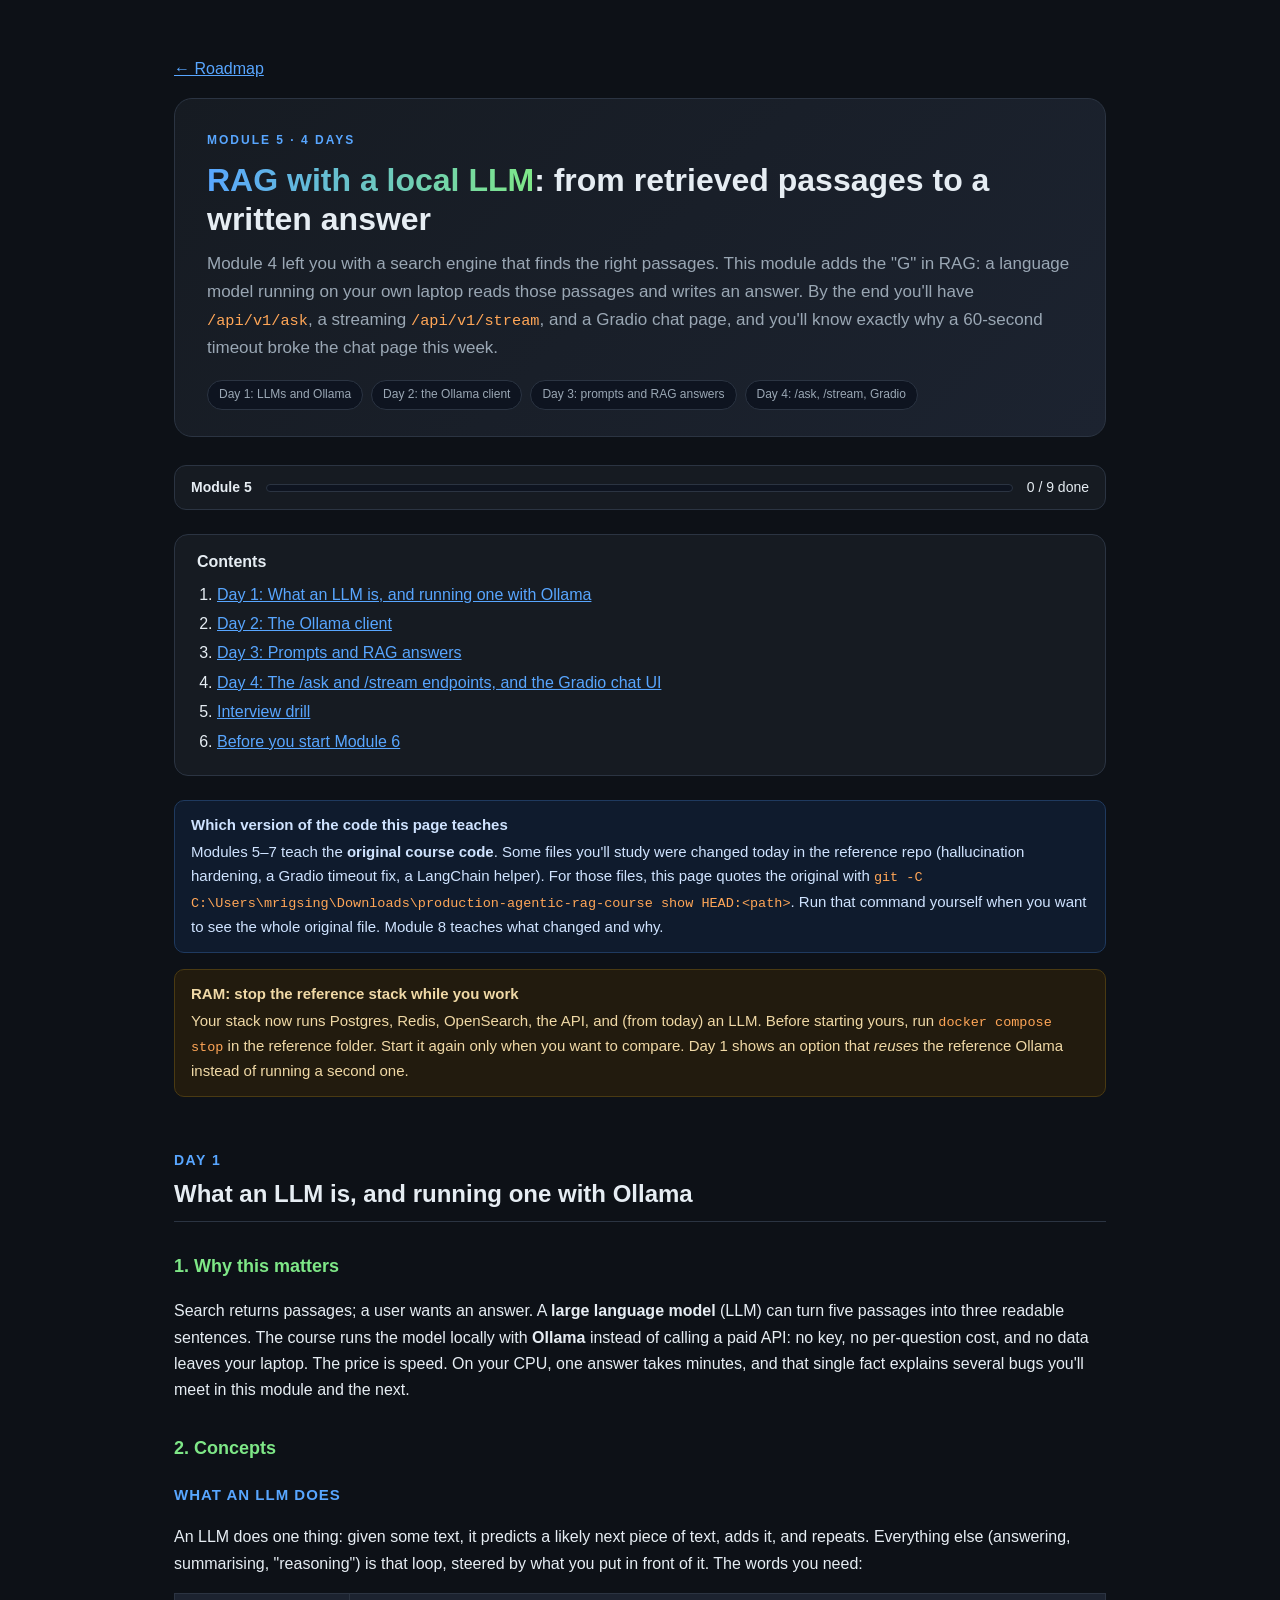
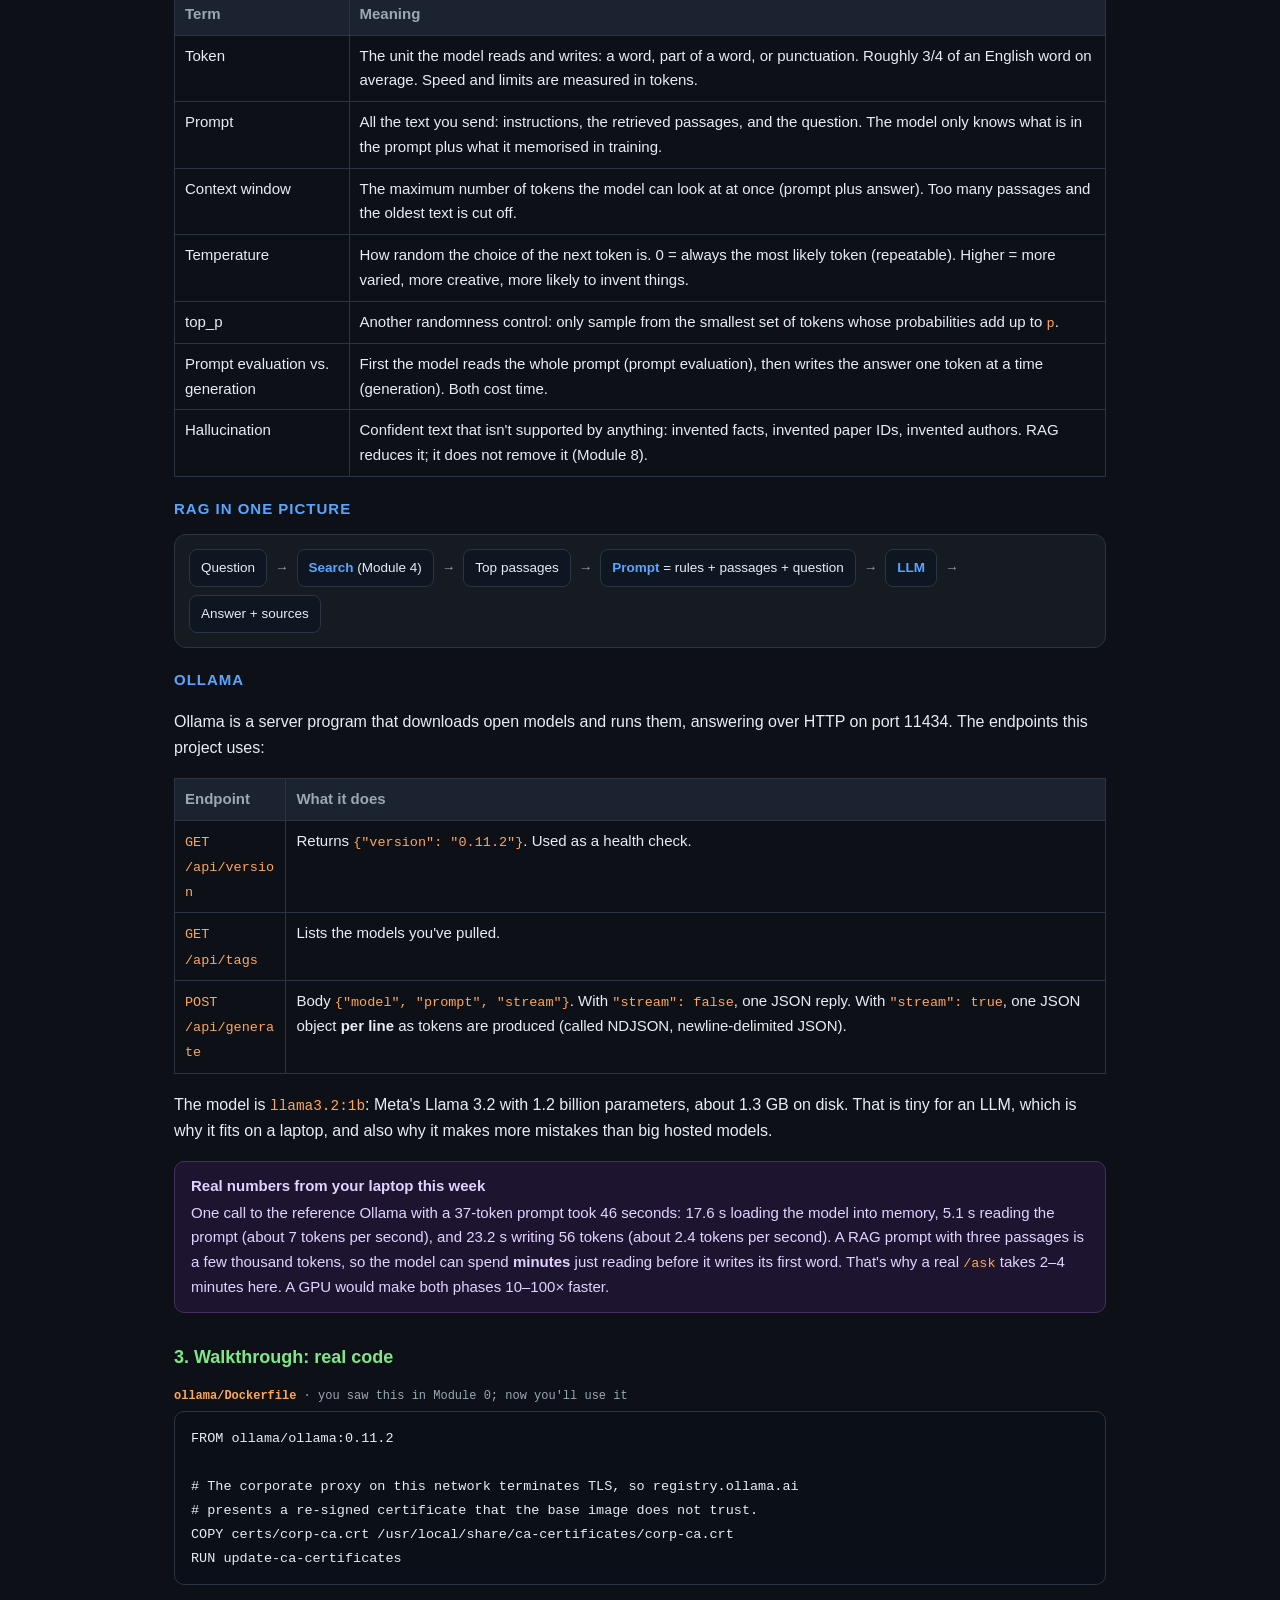
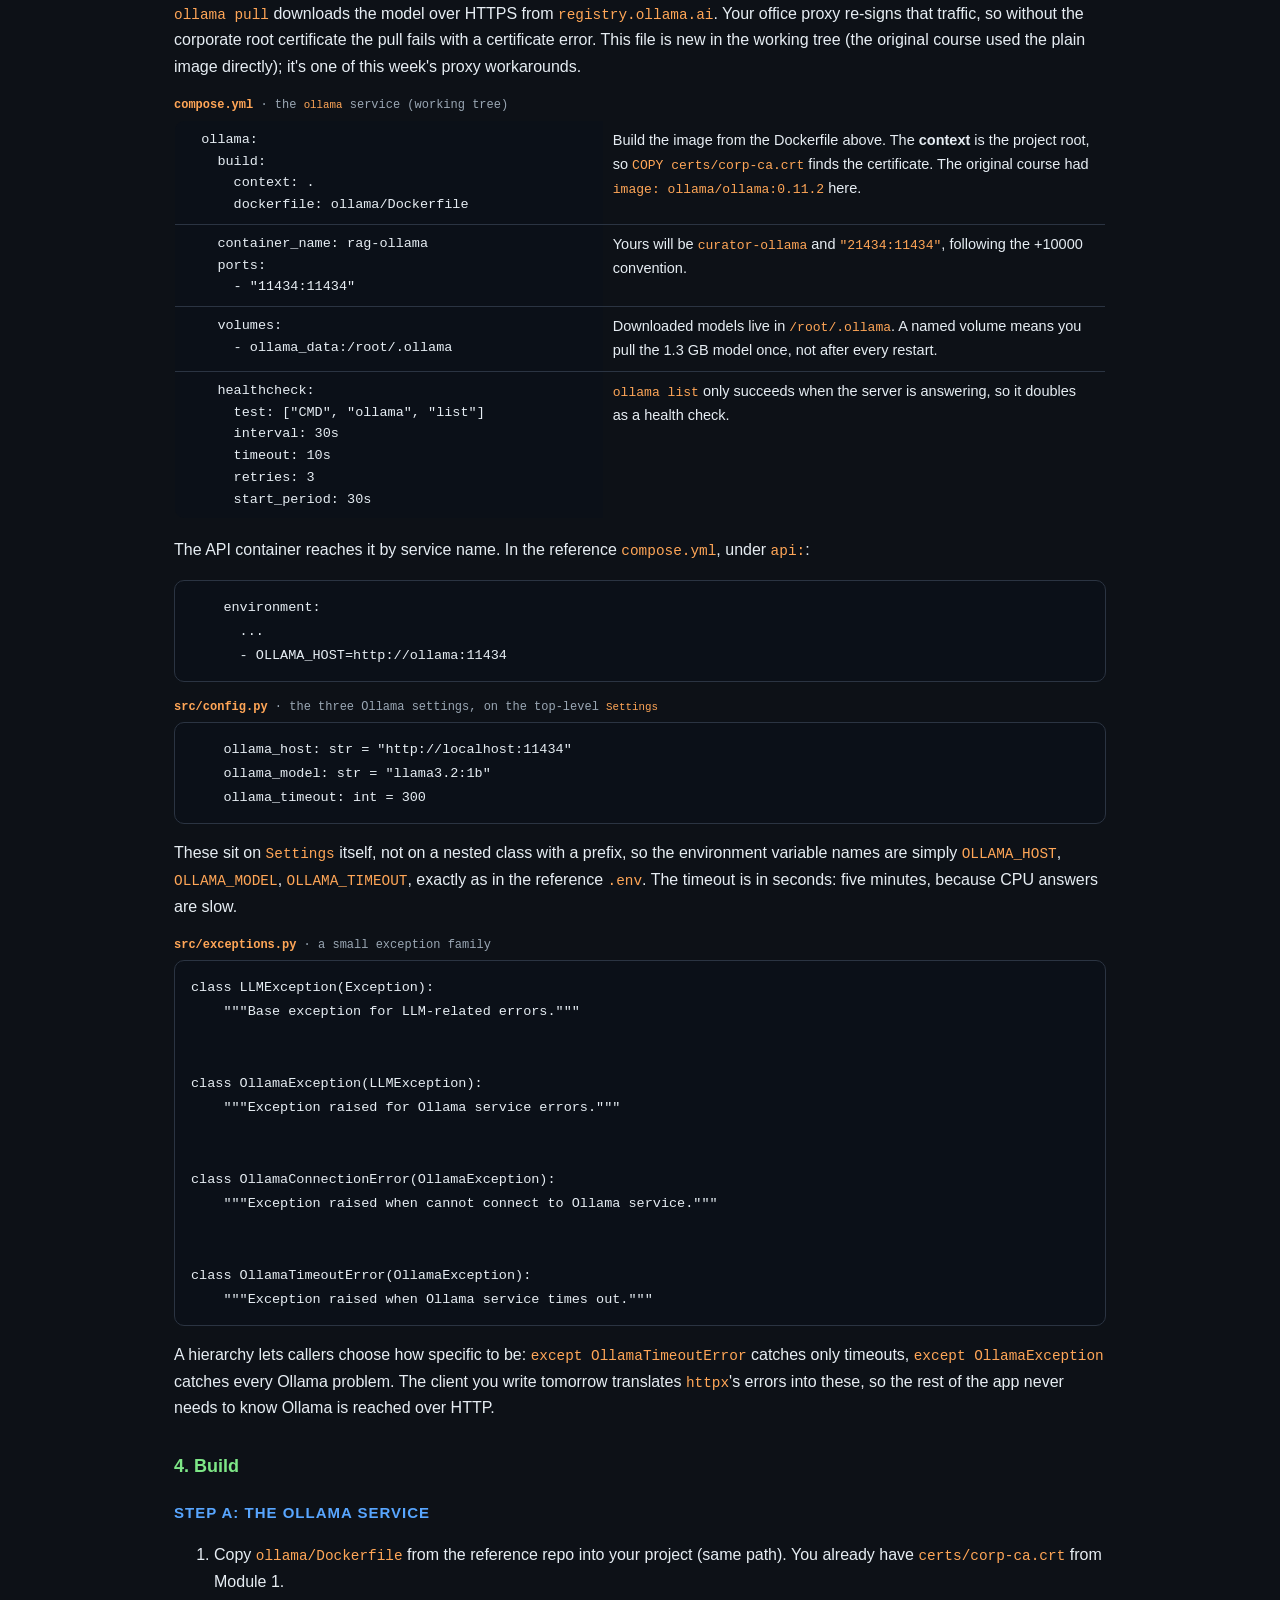
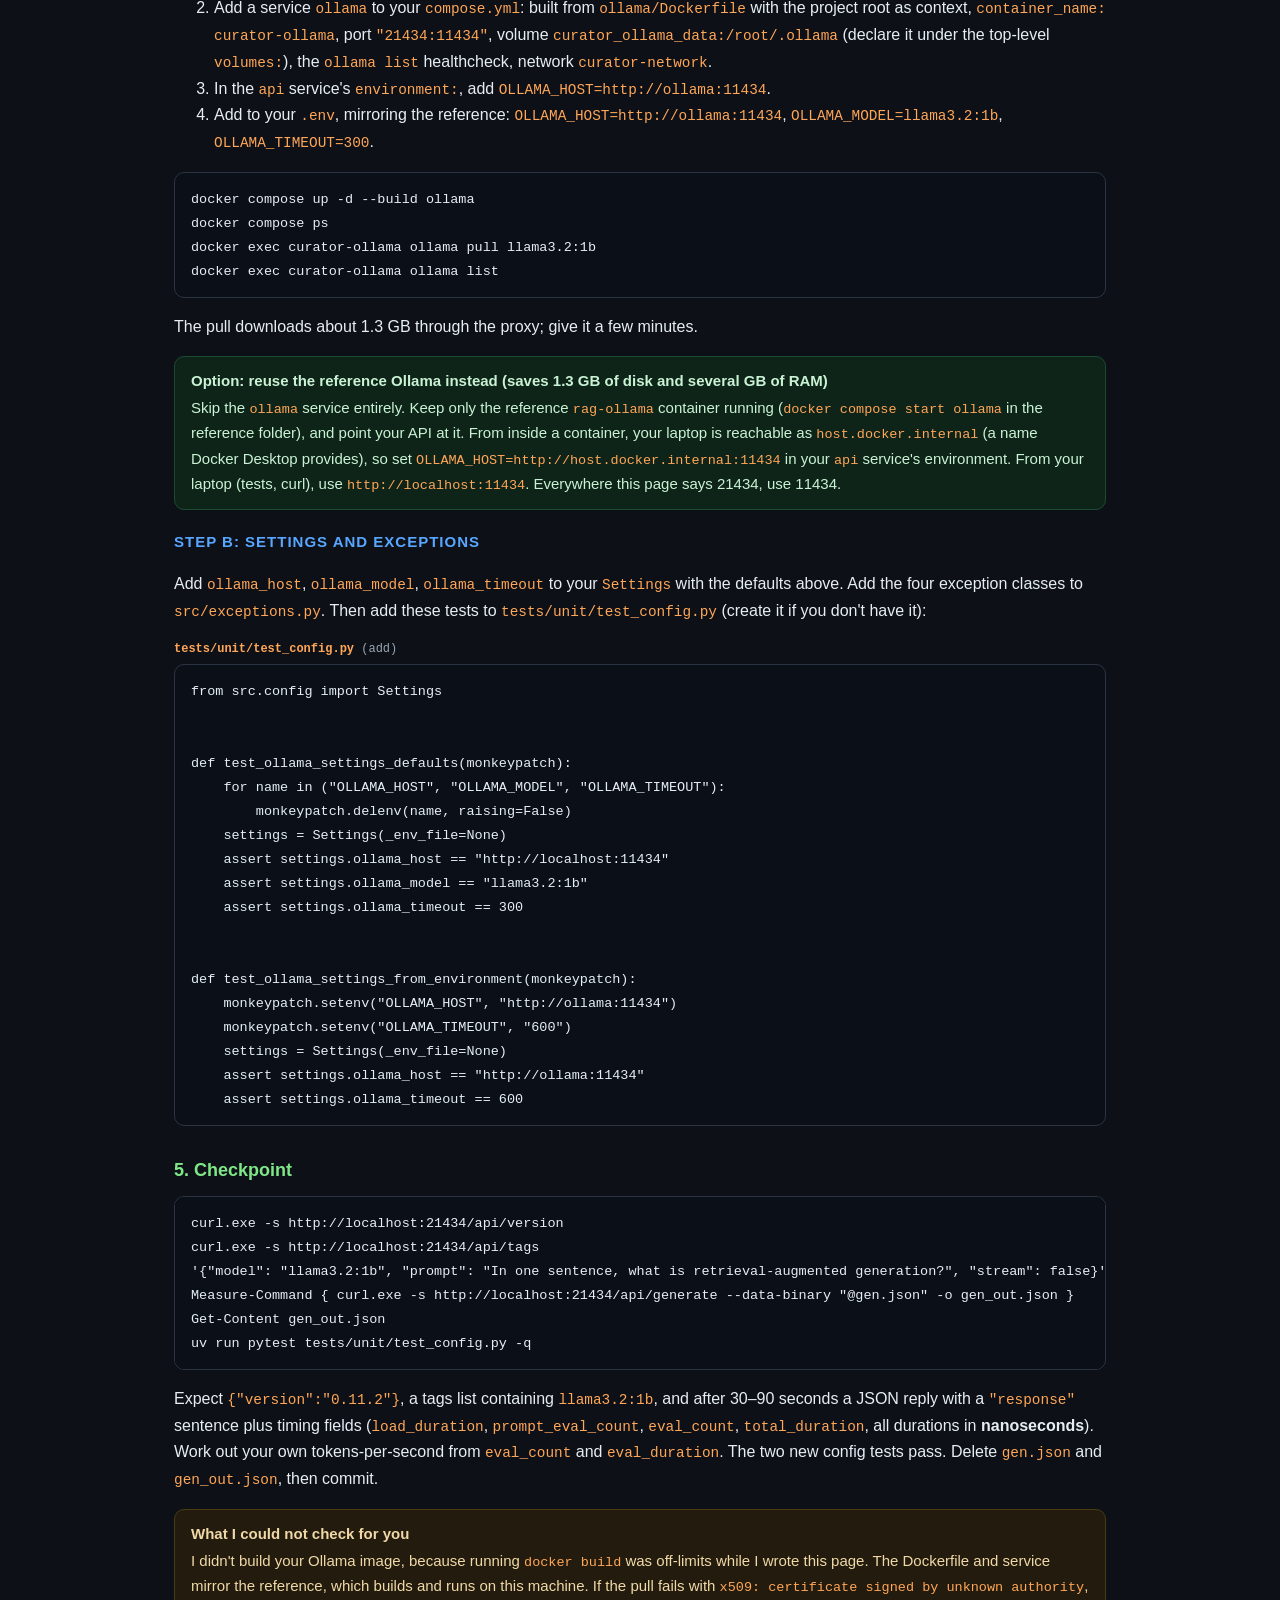
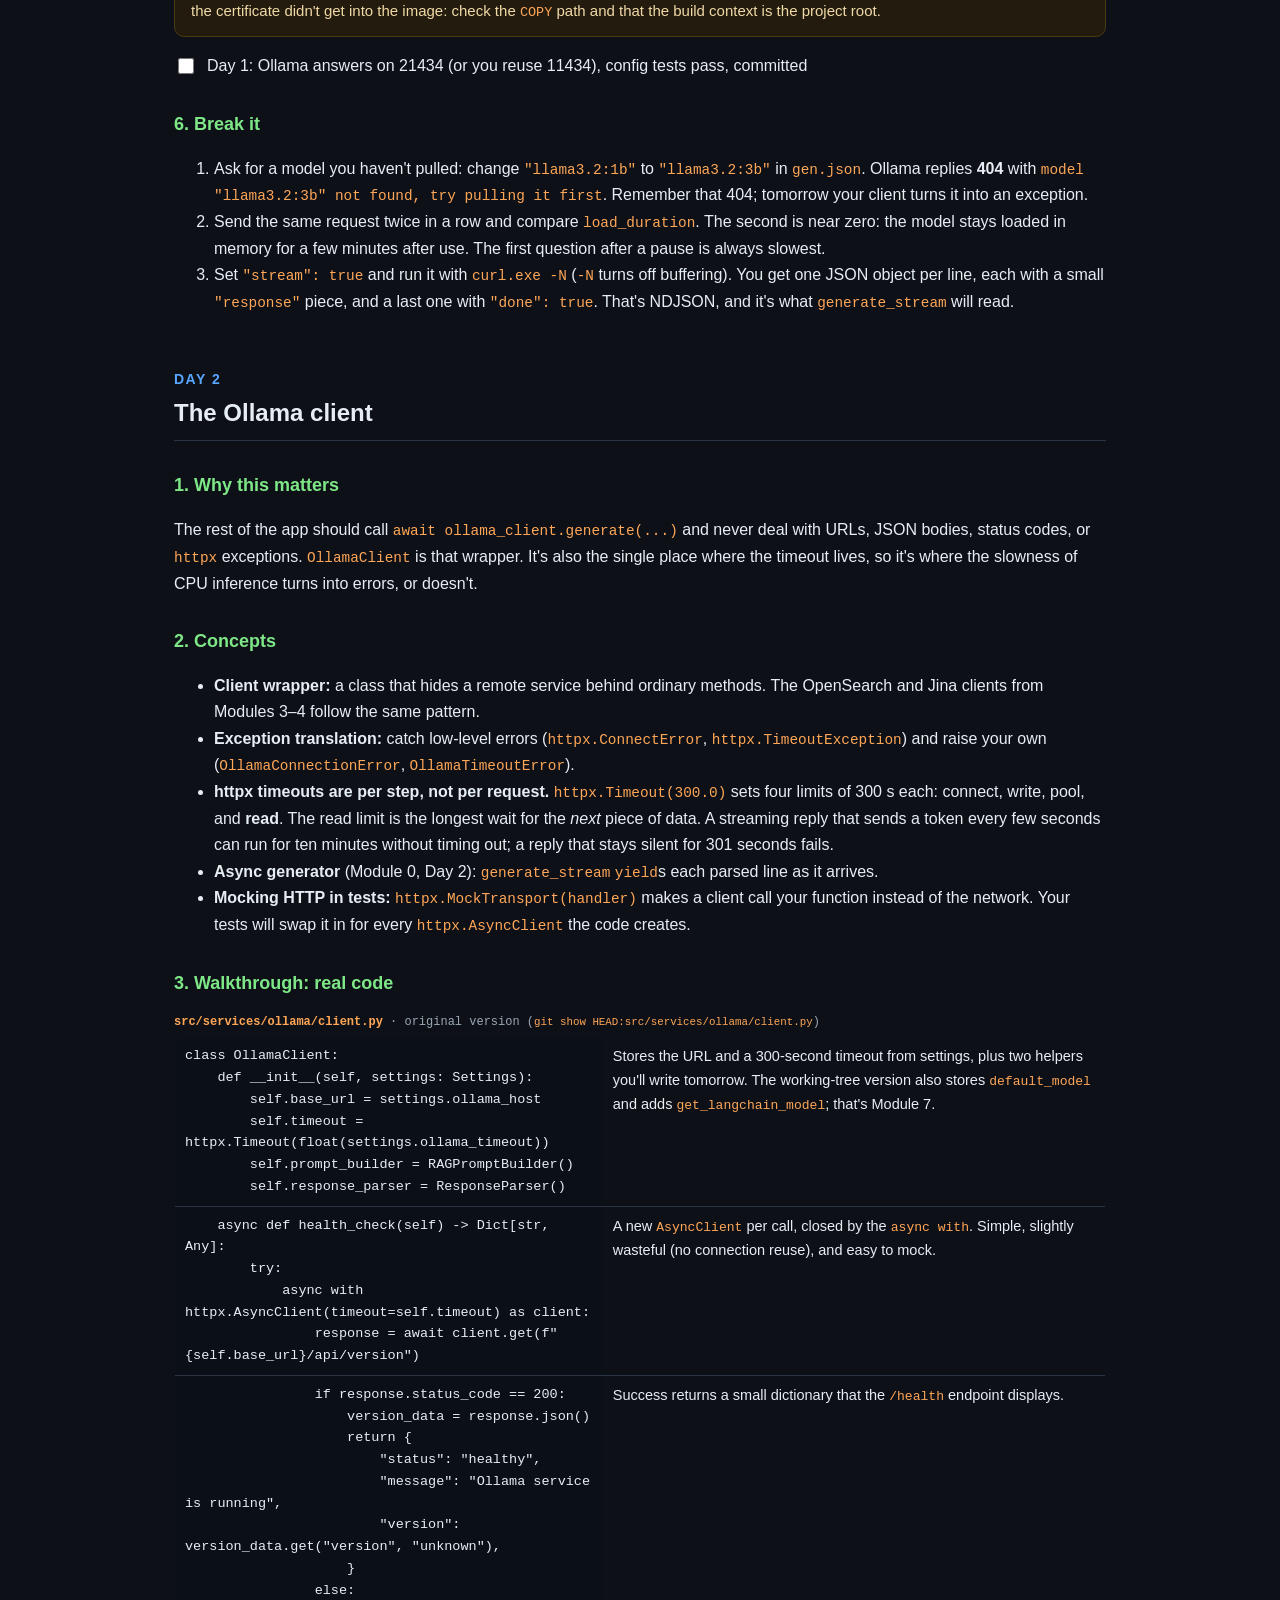
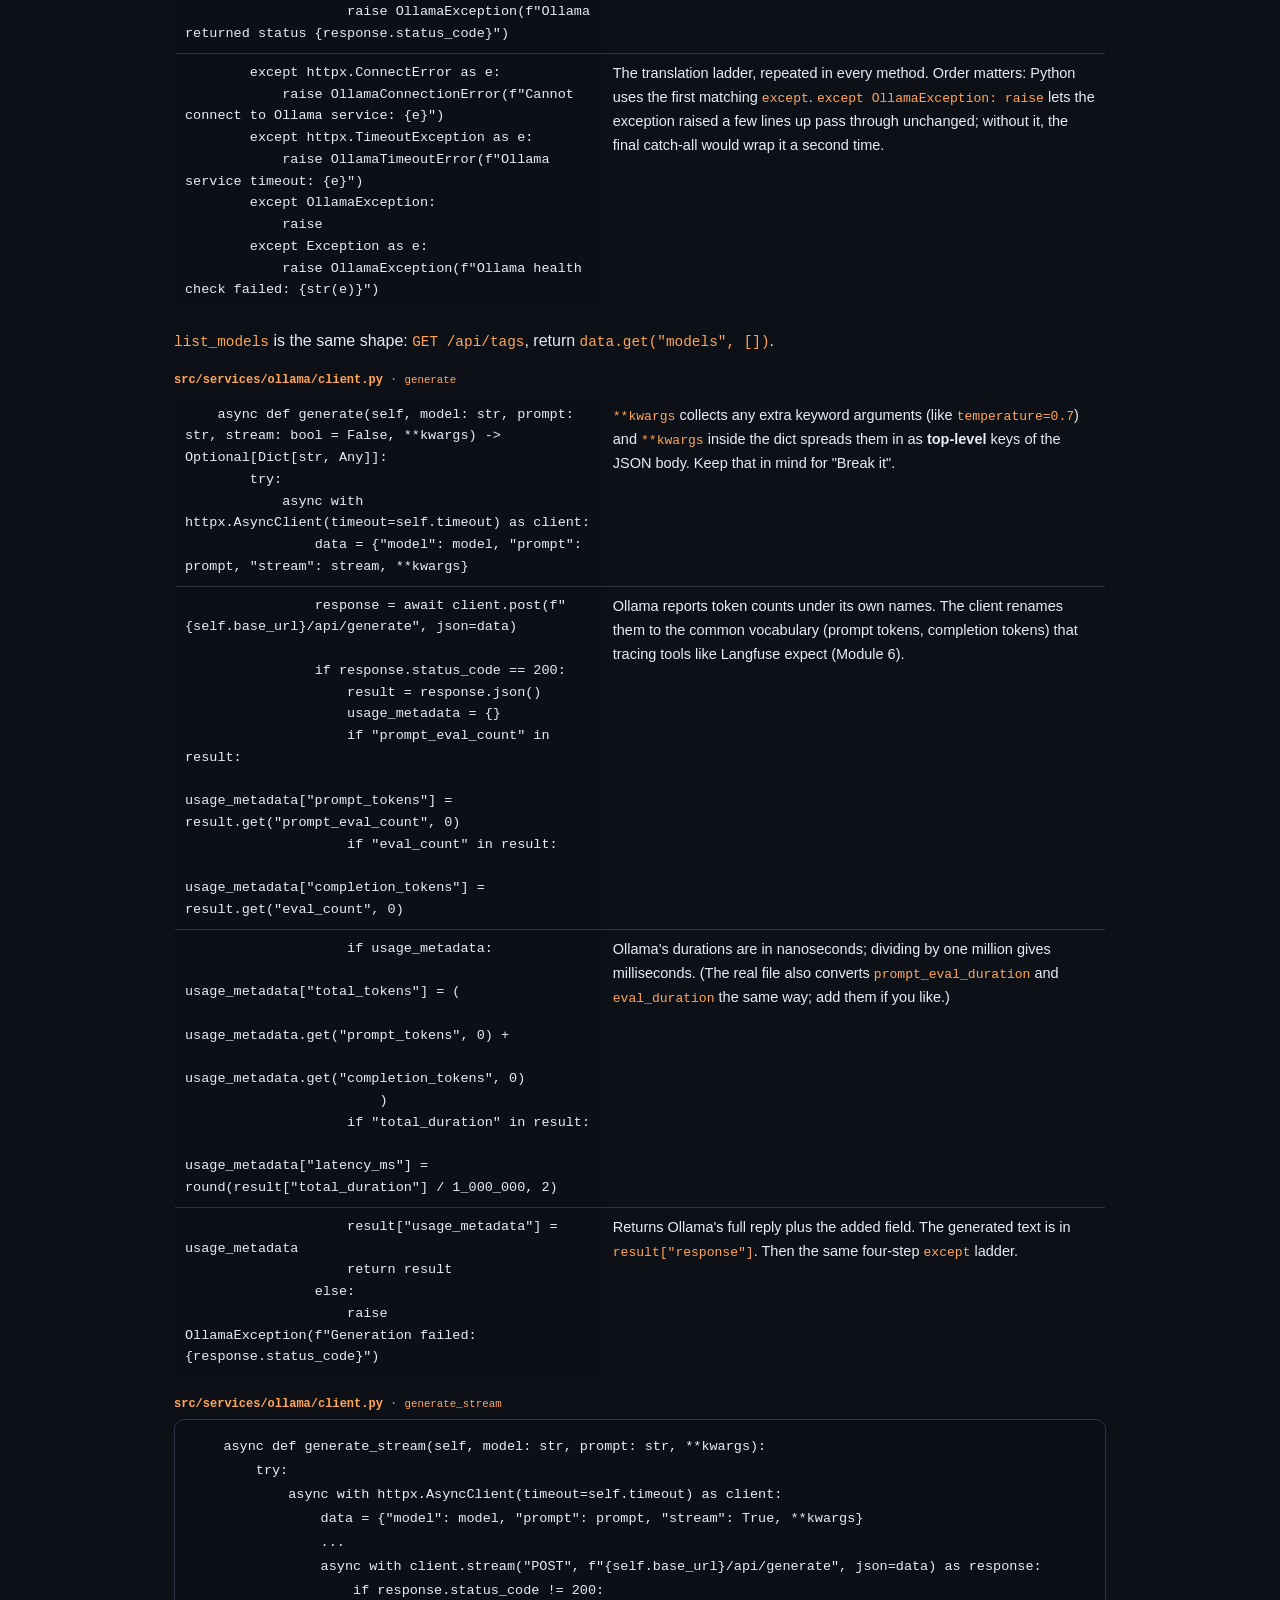
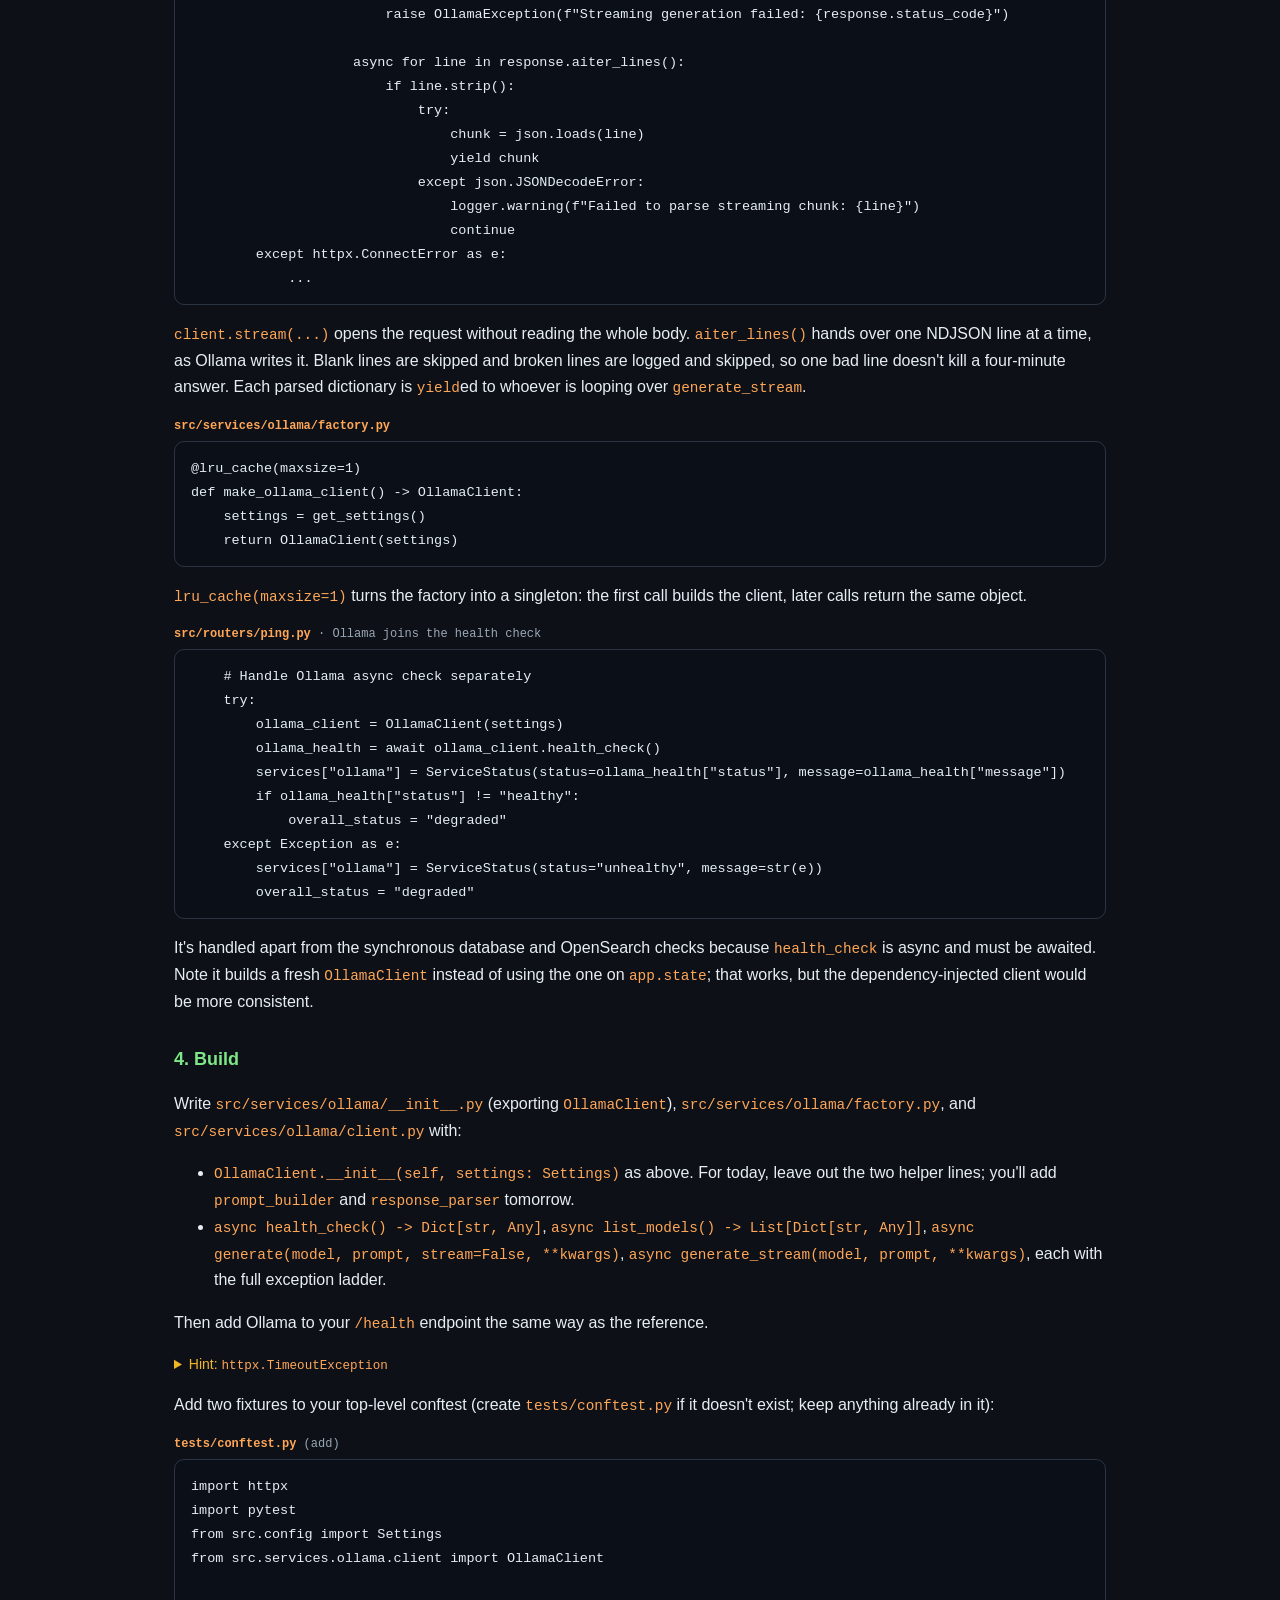
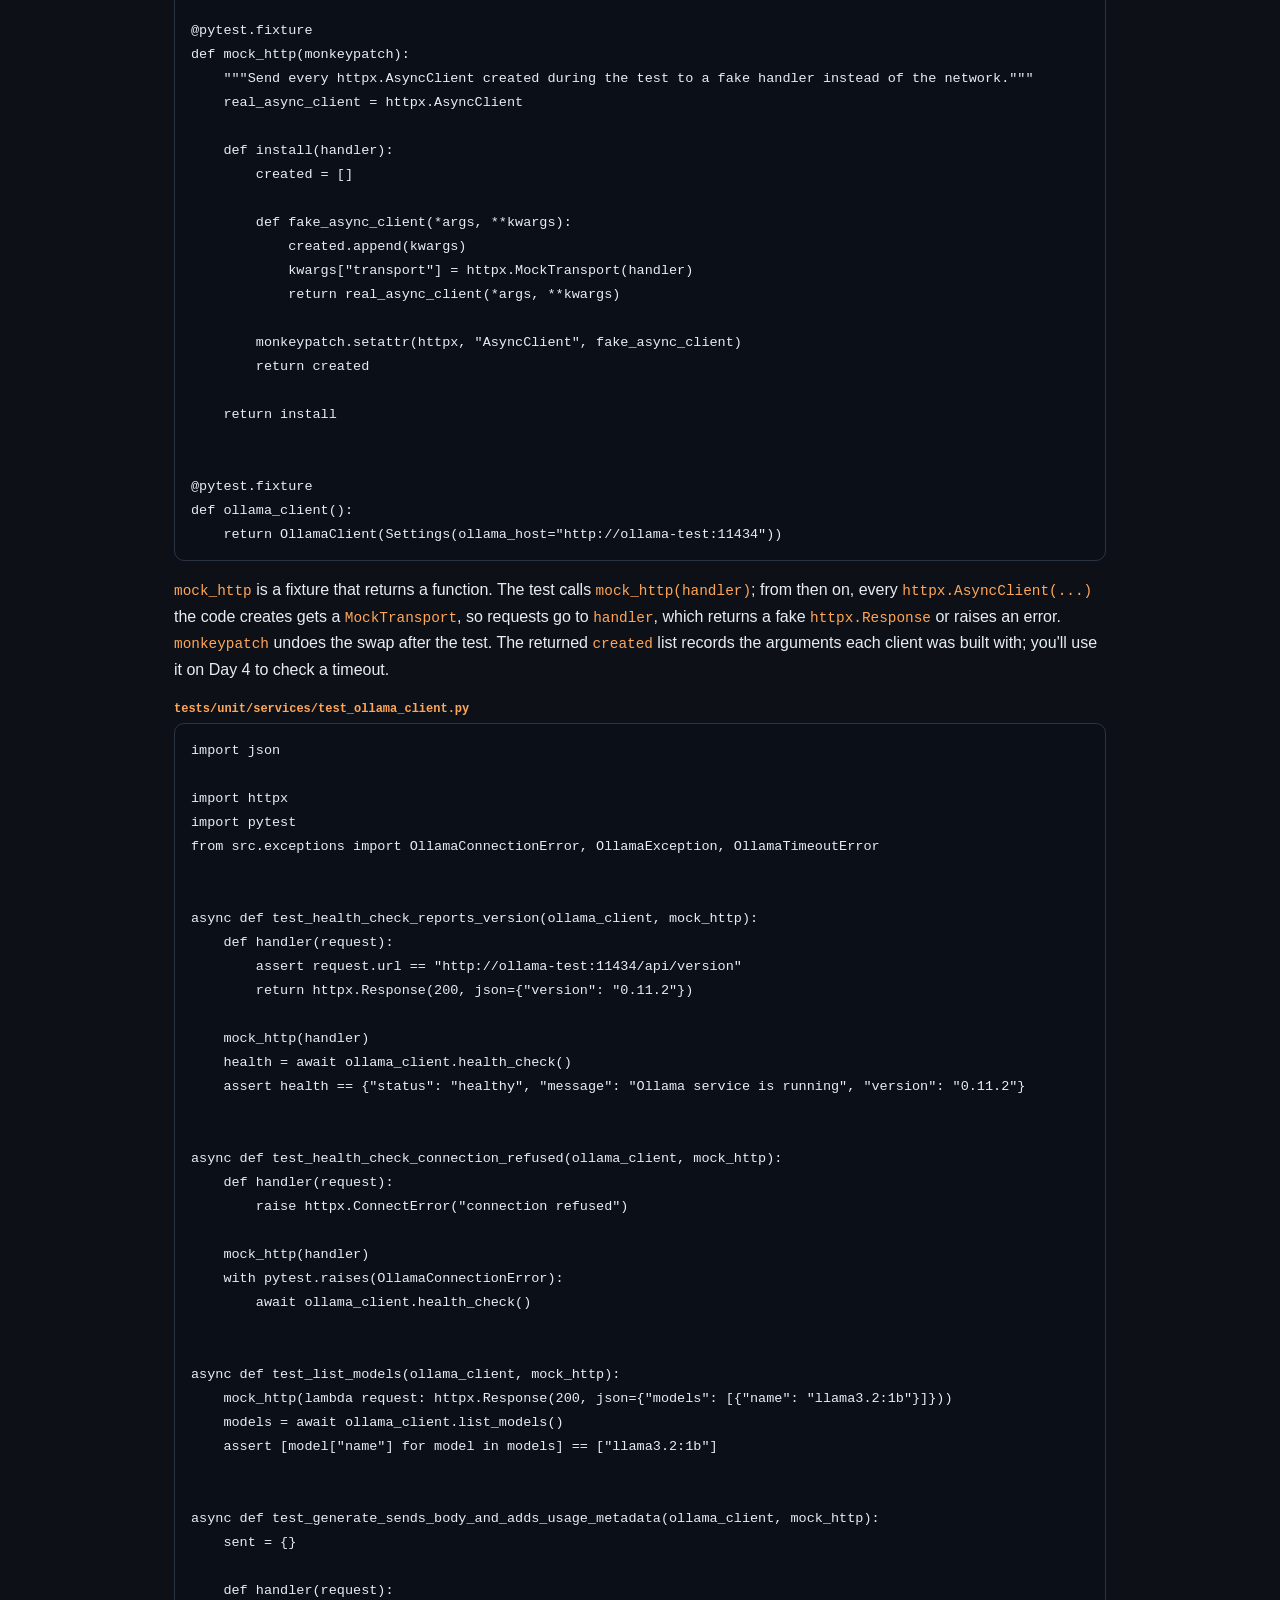
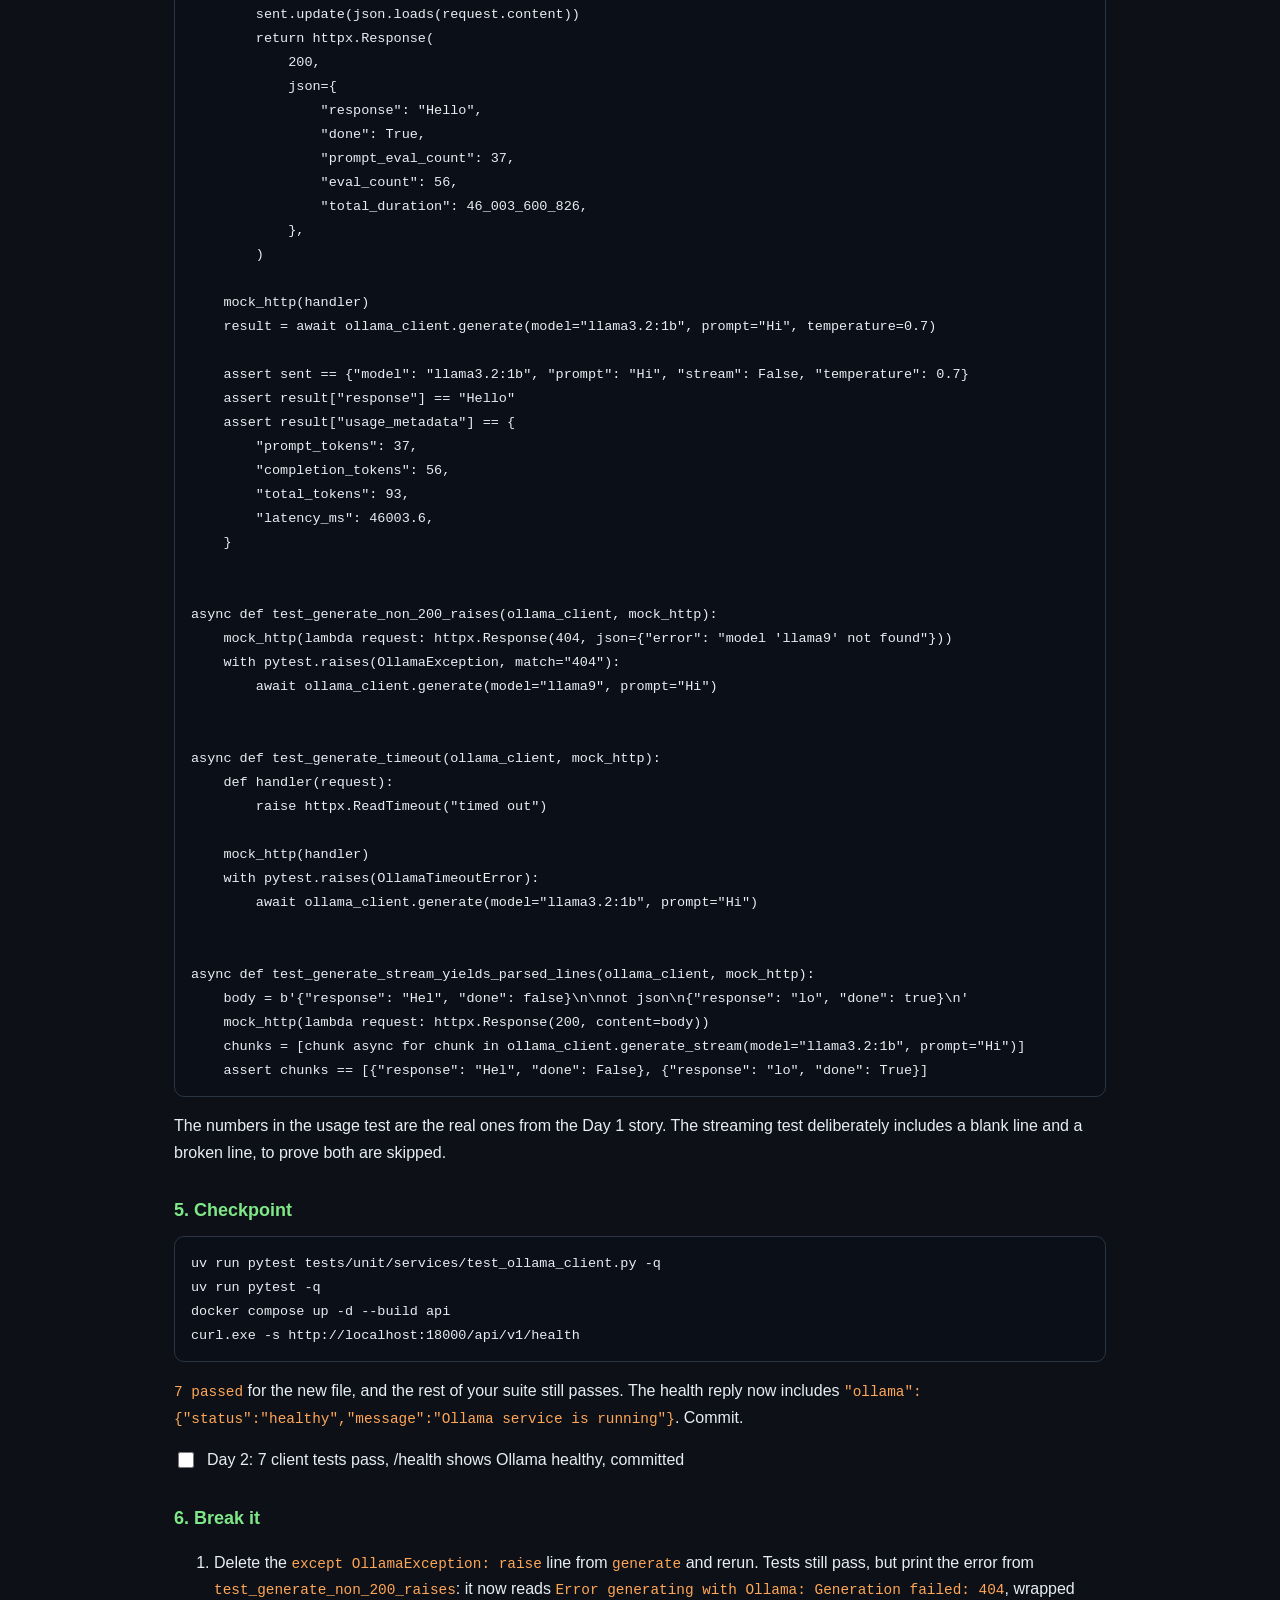
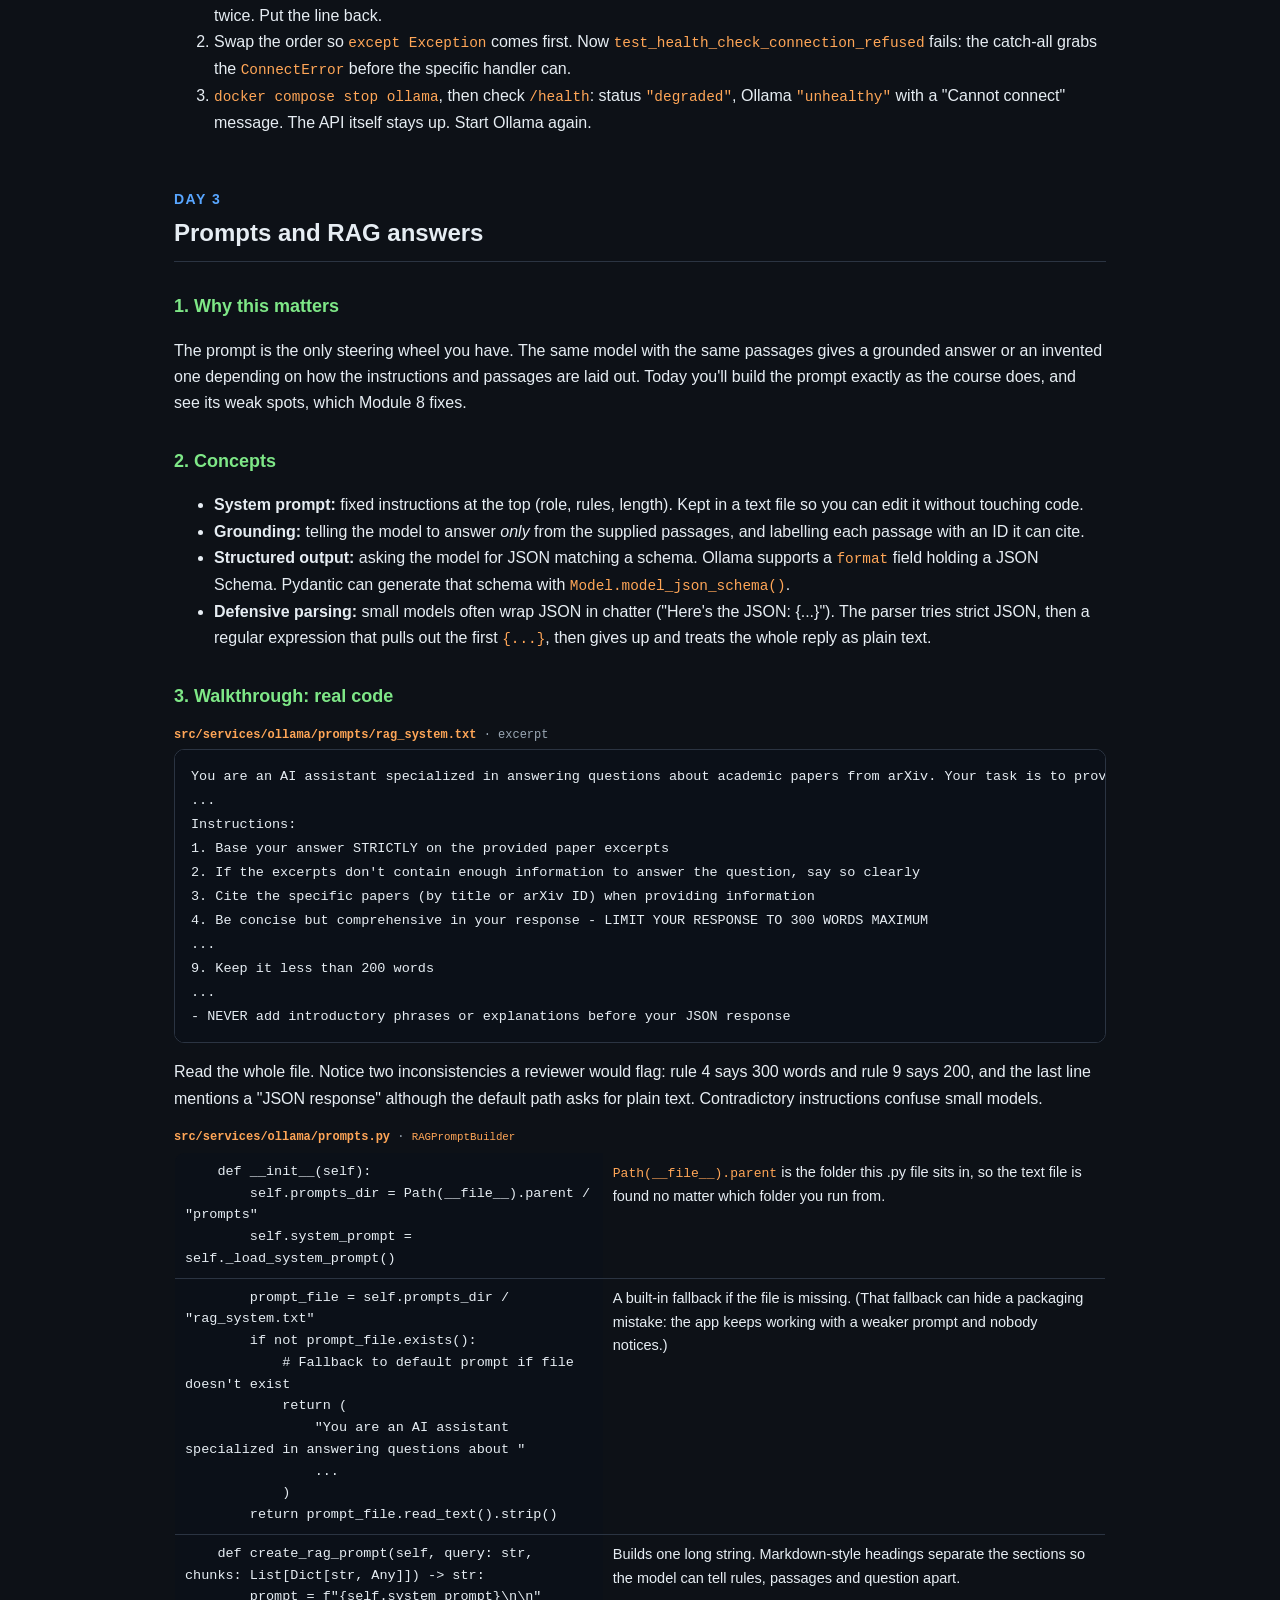
<file: rag-learning-guide/module-05-rag-llm.html>
<!DOCTYPE html>
<html lang="en">
<head>
<meta charset="UTF-8" />
<meta name="viewport" content="width=device-width, initial-scale=1.0" />
<title>Module 5 — RAG with a local LLM</title>
<link rel="stylesheet" href="assets/guide.css" />
</head>
<body>
<div class="wrap">

  <p><a href="index.html">&larr; Roadmap</a></p>

  <header class="hero">
    <p class="kicker">Module 5 &middot; 4 days</p>
    <h1><span class="grad">RAG with a local LLM</span>: from retrieved passages to a written answer</h1>
    <p class="lede">
      Module 4 left you with a search engine that finds the right passages. This module adds the "G" in RAG: a
      language model running on your own laptop reads those passages and writes an answer. By the end you'll have
      <code>/api/v1/ask</code>, a streaming <code>/api/v1/stream</code>, and a Gradio chat page, and you'll
      know exactly why a 60-second timeout broke the chat page this week.
    </p>
    <div class="pill-row">
      <span class="pill">Day 1: LLMs and Ollama</span>
      <span class="pill">Day 2: the Ollama client</span>
      <span class="pill">Day 3: prompts and RAG answers</span>
      <span class="pill">Day 4: /ask, /stream, Gradio</span>
    </div>
  </header>

  <div class="progress"><strong>Module 5</strong><div class="bar"><span></span></div><span class="count"></span></div>

  <div class="toc">
    <strong>Contents</strong>
    <ol>
      <li><a href="#day1">Day 1: What an LLM is, and running one with Ollama</a></li>
      <li><a href="#day2">Day 2: The Ollama client</a></li>
      <li><a href="#day3">Day 3: Prompts and RAG answers</a></li>
      <li><a href="#day4">Day 4: The /ask and /stream endpoints, and the Gradio chat UI</a></li>
      <li><a href="#drill">Interview drill</a></li>
      <li><a href="#done">Before you start Module 6</a></li>
    </ol>
  </div>

  <div class="callout info">
    <b>Which version of the code this page teaches</b>
    Modules 5&ndash;7 teach the <b>original course code</b>. Some files you'll study were changed today in the
    reference repo (hallucination hardening, a Gradio timeout fix, a LangChain helper). For those files, this page quotes the
    original with <code>git -C C:\Users\mrigsing\Downloads\production-agentic-rag-course show HEAD:&lt;path&gt;</code>.
    Run that command yourself when you want to see the whole original file. Module 8 teaches what changed and why.
  </div>

  <div class="callout warn">
    <b>RAM: stop the reference stack while you work</b>
    Your stack now runs Postgres, Redis, OpenSearch, the API, and (from today) an LLM. Before starting yours, run
    <code>docker compose stop</code> in the reference folder. Start it again only when you want to compare.
    Day 1 shows an option that <em>reuses</em> the reference Ollama instead of running a second one.
  </div>

  <!-- ================================================================== -->
  <!-- DAY 1                                                              -->
  <!-- ================================================================== -->
  <h2 id="day1"><span class="day">Day 1</span>What an LLM is, and running one with Ollama</h2>

  <h3>1. Why this matters</h3>
  <p>
    Search returns passages; a user wants an answer. A <b>large language model</b> (LLM) can turn five passages into
    three readable sentences. The course runs the model locally with <b>Ollama</b> instead of calling a paid API: no
    key, no per-question cost, and no data leaves your laptop. The price is speed. On your CPU, one answer takes
    minutes, and that single fact explains several bugs you'll meet in this module and the next.
  </p>

  <h3>2. Concepts</h3>
  <h4>What an LLM does</h4>
  <p>
    An LLM does one thing: given some text, it predicts a likely next piece of text, adds it, and repeats. Everything
    else (answering, summarising, "reasoning") is that loop, steered by what you put in front of it. The words you
    need:
  </p>
  <table class="plain">
    <tr><th>Term</th><th>Meaning</th></tr>
    <tr><td>Token</td><td>The unit the model reads and writes: a word, part of a word, or punctuation. Roughly 3/4 of an English word on average. Speed and limits are measured in tokens.</td></tr>
    <tr><td>Prompt</td><td>All the text you send: instructions, the retrieved passages, and the question. The model only knows what is in the prompt plus what it memorised in training.</td></tr>
    <tr><td>Context window</td><td>The maximum number of tokens the model can look at at once (prompt plus answer). Too many passages and the oldest text is cut off.</td></tr>
    <tr><td>Temperature</td><td>How random the choice of the next token is. 0 = always the most likely token (repeatable). Higher = more varied, more creative, more likely to invent things.</td></tr>
    <tr><td>top_p</td><td>Another randomness control: only sample from the smallest set of tokens whose probabilities add up to <code>p</code>.</td></tr>
    <tr><td>Prompt evaluation vs. generation</td><td>First the model reads the whole prompt (prompt evaluation), then writes the answer one token at a time (generation). Both cost time.</td></tr>
    <tr><td>Hallucination</td><td>Confident text that isn't supported by anything: invented facts, invented paper IDs, invented authors. RAG reduces it; it does not remove it (Module 8).</td></tr>
  </table>

  <h4>RAG in one picture</h4>
  <div class="flow">
    <span class="node">Question</span><span class="arrow">&rarr;</span>
    <span class="node"><b>Search</b> (Module 4)</span><span class="arrow">&rarr;</span>
    <span class="node">Top passages</span><span class="arrow">&rarr;</span>
    <span class="node"><b>Prompt</b> = rules + passages + question</span><span class="arrow">&rarr;</span>
    <span class="node"><b>LLM</b></span><span class="arrow">&rarr;</span>
    <span class="node">Answer + sources</span>
  </div>

  <h4>Ollama</h4>
  <p>
    Ollama is a server program that downloads open models and runs them, answering over HTTP on port 11434. The
    endpoints this project uses:
  </p>
  <table class="plain">
    <tr><th>Endpoint</th><th>What it does</th></tr>
    <tr><td><code>GET /api/version</code></td><td>Returns <code>{"version": "0.11.2"}</code>. Used as a health check.</td></tr>
    <tr><td><code>GET /api/tags</code></td><td>Lists the models you've pulled.</td></tr>
    <tr><td><code>POST /api/generate</code></td><td>Body <code>{"model", "prompt", "stream"}</code>. With <code>"stream": false</code>, one JSON reply. With <code>"stream": true</code>, one JSON object <b>per line</b> as tokens are produced (called NDJSON, newline-delimited JSON).</td></tr>
  </table>
  <p>
    The model is <code>llama3.2:1b</code>: Meta's Llama 3.2 with 1.2 billion parameters, about 1.3 GB on disk. That
    is tiny for an LLM, which is why it fits on a laptop, and also why it makes more mistakes than big hosted models.
  </p>

  <div class="callout story">
    <b>Real numbers from your laptop this week</b>
    One call to the reference Ollama with a 37-token prompt took 46 seconds: 17.6 s loading the model into memory,
    5.1 s reading the prompt (about 7 tokens per second), and 23.2 s writing 56 tokens (about 2.4 tokens per second).
    A RAG prompt with three passages is a few thousand tokens, so the model can spend <b>minutes</b> just reading
    before it writes its first word. That's why a real <code>/ask</code> takes 2&ndash;4 minutes here. A GPU would
    make both phases 10&ndash;100&times; faster.
  </div>

  <h3>3. Walkthrough: real code</h3>

  <p class="file"><b>ollama/Dockerfile</b> &middot; you saw this in Module 0; now you'll use it</p>
  <pre><code>FROM ollama/ollama:0.11.2

# The corporate proxy on this network terminates TLS, so registry.ollama.ai
# presents a re-signed certificate that the base image does not trust.
COPY certs/corp-ca.crt /usr/local/share/ca-certificates/corp-ca.crt
RUN update-ca-certificates</code></pre>
  <p>
    <code>ollama pull</code> downloads the model over HTTPS from <code>registry.ollama.ai</code>. Your office proxy
    re-signs that traffic, so without the corporate root certificate the pull fails with a certificate error. This
    file is new in the working tree (the original course used the plain image directly); it's one of this week's
    proxy workarounds.
  </p>

  <p class="file"><b>compose.yml</b> &middot; the <code>ollama</code> service (working tree)</p>
  <table class="walk">
    <tr><td><pre><code>  ollama:
    build:
      context: .
      dockerfile: ollama/Dockerfile</code></pre></td>
      <td>Build the image from the Dockerfile above. The <b>context</b> is the project root, so <code>COPY certs/corp-ca.crt</code> finds the certificate. The original course had <code>image: ollama/ollama:0.11.2</code> here.</td></tr>
    <tr><td><pre><code>    container_name: rag-ollama
    ports:
      - "11434:11434"</code></pre></td>
      <td>Yours will be <code>curator-ollama</code> and <code>"21434:11434"</code>, following the +10000 convention.</td></tr>
    <tr><td><pre><code>    volumes:
      - ollama_data:/root/.ollama</code></pre></td>
      <td>Downloaded models live in <code>/root/.ollama</code>. A named volume means you pull the 1.3 GB model once, not after every restart.</td></tr>
    <tr><td><pre><code>    healthcheck:
      test: ["CMD", "ollama", "list"]
      interval: 30s
      timeout: 10s
      retries: 3
      start_period: 30s</code></pre></td>
      <td><code>ollama list</code> only succeeds when the server is answering, so it doubles as a health check.</td></tr>
  </table>
  <p>The API container reaches it by service name. In the reference <code>compose.yml</code>, under <code>api:</code>:</p>
  <pre><code>    environment:
      ...
      - OLLAMA_HOST=http://ollama:11434</code></pre>

  <p class="file"><b>src/config.py</b> &middot; the three Ollama settings, on the top-level <code>Settings</code></p>
  <pre><code>    ollama_host: str = "http://localhost:11434"
    ollama_model: str = "llama3.2:1b"
    ollama_timeout: int = 300</code></pre>
  <p>
    These sit on <code>Settings</code> itself, not on a nested class with a prefix, so the environment variable names
    are simply <code>OLLAMA_HOST</code>, <code>OLLAMA_MODEL</code>, <code>OLLAMA_TIMEOUT</code>, exactly as in the
    reference <code>.env</code>. The timeout is in seconds: five minutes, because CPU answers are slow.
  </p>

  <p class="file"><b>src/exceptions.py</b> &middot; a small exception family</p>
  <pre><code>class LLMException(Exception):
    """Base exception for LLM-related errors."""


class OllamaException(LLMException):
    """Exception raised for Ollama service errors."""


class OllamaConnectionError(OllamaException):
    """Exception raised when cannot connect to Ollama service."""


class OllamaTimeoutError(OllamaException):
    """Exception raised when Ollama service times out."""</code></pre>
  <p>
    A hierarchy lets callers choose how specific to be: <code>except OllamaTimeoutError</code> catches only timeouts,
    <code>except OllamaException</code> catches every Ollama problem. The client you write tomorrow translates
    <code>httpx</code>'s errors into these, so the rest of the app never needs to know Ollama is reached over HTTP.
  </p>

  <h3>4. Build</h3>
  <h4>Step A: the Ollama service</h4>
  <ol>
    <li>Copy <code>ollama/Dockerfile</code> from the reference repo into your project (same path). You already have
      <code>certs/corp-ca.crt</code> from Module 1.</li>
    <li>Add a service <code>ollama</code> to your <code>compose.yml</code>: built from <code>ollama/Dockerfile</code>
      with the project root as context, <code>container_name: curator-ollama</code>, port <code>"21434:11434"</code>,
      volume <code>curator_ollama_data:/root/.ollama</code> (declare it under the top-level <code>volumes:</code>), the
      <code>ollama list</code> healthcheck, network <code>curator-network</code>.</li>
    <li>In the <code>api</code> service's <code>environment:</code>, add <code>OLLAMA_HOST=http://ollama:11434</code>.</li>
    <li>Add to your <code>.env</code>, mirroring the reference: <code>OLLAMA_HOST=http://ollama:11434</code>,
      <code>OLLAMA_MODEL=llama3.2:1b</code>, <code>OLLAMA_TIMEOUT=300</code>.</li>
  </ol>
  <pre><code>docker compose up -d --build ollama
docker compose ps
docker exec curator-ollama ollama pull llama3.2:1b
docker exec curator-ollama ollama list</code></pre>
  <p>The pull downloads about 1.3 GB through the proxy; give it a few minutes.</p>

  <div class="callout tip">
    <b>Option: reuse the reference Ollama instead (saves 1.3 GB of disk and several GB of RAM)</b>
    Skip the <code>ollama</code> service entirely. Keep only the reference <code>rag-ollama</code> container running
    (<code>docker compose start ollama</code> in the reference folder), and point your API at it. From inside a container, your
    laptop is reachable as <code>host.docker.internal</code> (a name Docker Desktop provides), so set
    <code>OLLAMA_HOST=http://host.docker.internal:11434</code> in your <code>api</code> service's environment.
    From your laptop (tests, curl), use <code>http://localhost:11434</code>. Everywhere this page says 21434, use 11434.
  </div>

  <h4>Step B: settings and exceptions</h4>
  <p>
    Add <code>ollama_host</code>, <code>ollama_model</code>, <code>ollama_timeout</code> to your <code>Settings</code> with the
    defaults above. Add the four exception classes to <code>src/exceptions.py</code>. Then add these tests to
    <code>tests/unit/test_config.py</code> (create it if you don't have it):
  </p>
  <p class="file"><b>tests/unit/test_config.py</b> (add)</p>
  <pre><code>from src.config import Settings


def test_ollama_settings_defaults(monkeypatch):
    for name in ("OLLAMA_HOST", "OLLAMA_MODEL", "OLLAMA_TIMEOUT"):
        monkeypatch.delenv(name, raising=False)
    settings = Settings(_env_file=None)
    assert settings.ollama_host == "http://localhost:11434"
    assert settings.ollama_model == "llama3.2:1b"
    assert settings.ollama_timeout == 300


def test_ollama_settings_from_environment(monkeypatch):
    monkeypatch.setenv("OLLAMA_HOST", "http://ollama:11434")
    monkeypatch.setenv("OLLAMA_TIMEOUT", "600")
    settings = Settings(_env_file=None)
    assert settings.ollama_host == "http://ollama:11434"
    assert settings.ollama_timeout == 600</code></pre>

  <h3>5. Checkpoint</h3>
  <pre><code>curl.exe -s http://localhost:21434/api/version
curl.exe -s http://localhost:21434/api/tags
'{"model": "llama3.2:1b", "prompt": "In one sentence, what is retrieval-augmented generation?", "stream": false}' | Out-File -Encoding ascii gen.json
Measure-Command { curl.exe -s http://localhost:21434/api/generate --data-binary "@gen.json" -o gen_out.json }
Get-Content gen_out.json
uv run pytest tests/unit/test_config.py -q</code></pre>
  <p>
    Expect <code>{"version":"0.11.2"}</code>, a tags list containing <code>llama3.2:1b</code>, and after 30&ndash;90 seconds a JSON
    reply with a <code>"response"</code> sentence plus timing fields (<code>load_duration</code>,
    <code>prompt_eval_count</code>, <code>eval_count</code>, <code>total_duration</code>, all durations in <b>nanoseconds</b>).
    Work out your own tokens-per-second from <code>eval_count</code> and <code>eval_duration</code>. The two new config tests pass.
    Delete <code>gen.json</code> and <code>gen_out.json</code>, then commit.
  </p>
  <div class="callout warn"><b>What I could not check for you</b>
    I didn't build your Ollama image, because running <code>docker build</code> was off-limits while I wrote this page. The Dockerfile and service
    mirror the reference, which builds and runs on this machine. If the pull fails with <code>x509: certificate signed by unknown authority</code>,
    the certificate didn't get into the image: check the <code>COPY</code> path and that the build context is the project root.</div>
  <ul class="checklist"><li><input type="checkbox" data-id="m5-day1" /><span>Day 1: Ollama answers on 21434 (or you reuse 11434), config tests pass, committed</span></li></ul>

  <h3>6. Break it</h3>
  <ol>
    <li>Ask for a model you haven't pulled: change <code>"llama3.2:1b"</code> to <code>"llama3.2:3b"</code> in <code>gen.json</code>. Ollama
      replies <b>404</b> with <code>model "llama3.2:3b" not found, try pulling it first</code>. Remember that 404; tomorrow your client turns it into an exception.</li>
    <li>Send the same request twice in a row and compare <code>load_duration</code>. The second is near zero: the model stays loaded
      in memory for a few minutes after use. The first question after a pause is always slowest.</li>
    <li>Set <code>"stream": true</code> and run it with <code>curl.exe -N</code> (<code>-N</code> turns off buffering). You get one JSON
      object per line, each with a small <code>"response"</code> piece, and a last one with <code>"done": true</code>. That's NDJSON, and it's what
      <code>generate_stream</code> will read.</li>
  </ol>

  <!-- ================================================================== -->
  <!-- DAY 2                                                              -->
  <!-- ================================================================== -->
  <h2 id="day2"><span class="day">Day 2</span>The Ollama client</h2>

  <h3>1. Why this matters</h3>
  <p>
    The rest of the app should call <code>await ollama_client.generate(...)</code> and never deal with URLs, JSON
    bodies, status codes, or <code>httpx</code> exceptions. <code>OllamaClient</code> is that wrapper. It's also the
    single place where the timeout lives, so it's where the slowness of CPU inference turns into errors, or doesn't.
  </p>

  <h3>2. Concepts</h3>
  <ul>
    <li><b>Client wrapper:</b> a class that hides a remote service behind ordinary methods. The OpenSearch and Jina clients from
      Modules 3&ndash;4 follow the same pattern.</li>
    <li><b>Exception translation:</b> catch low-level errors (<code>httpx.ConnectError</code>, <code>httpx.TimeoutException</code>) and
      raise your own (<code>OllamaConnectionError</code>, <code>OllamaTimeoutError</code>).</li>
    <li><b>httpx timeouts are per step, not per request.</b> <code>httpx.Timeout(300.0)</code> sets four limits of 300 s each: connect,
      write, pool, and <b>read</b>. The read limit is the longest wait for the <em>next</em> piece of data. A
      streaming reply that sends a token every few seconds can run for ten minutes without timing out; a
      reply that stays silent for 301 seconds fails.</li>
    <li><b>Async generator</b> (Module 0, Day 2): <code>generate_stream</code> <code>yield</code>s each parsed line as it arrives.</li>
    <li><b>Mocking HTTP in tests:</b> <code>httpx.MockTransport(handler)</code> makes a client call your function instead of the network.
      Your tests will swap it in for every <code>httpx.AsyncClient</code> the code creates.</li>
  </ul>

  <h3>3. Walkthrough: real code</h3>
  <p class="file"><b>src/services/ollama/client.py</b> &middot; original version (<code>git show HEAD:src/services/ollama/client.py</code>)</p>
  <table class="walk">
    <tr><td><pre><code>class OllamaClient:
    def __init__(self, settings: Settings):
        self.base_url = settings.ollama_host
        self.timeout = httpx.Timeout(float(settings.ollama_timeout))
        self.prompt_builder = RAGPromptBuilder()
        self.response_parser = ResponseParser()</code></pre></td>
      <td>Stores the URL and a 300-second timeout from settings, plus two helpers you'll write tomorrow. The working-tree version also stores <code>default_model</code> and adds <code>get_langchain_model</code>; that's Module 7.</td></tr>
    <tr><td><pre><code>    async def health_check(self) -&gt; Dict[str, Any]:
        try:
            async with httpx.AsyncClient(timeout=self.timeout) as client:
                response = await client.get(f"{self.base_url}/api/version")</code></pre></td>
      <td>A new <code>AsyncClient</code> per call, closed by the <code>async with</code>. Simple, slightly wasteful (no connection reuse), and easy to mock.</td></tr>
    <tr><td><pre><code>                if response.status_code == 200:
                    version_data = response.json()
                    return {
                        "status": "healthy",
                        "message": "Ollama service is running",
                        "version": version_data.get("version", "unknown"),
                    }
                else:
                    raise OllamaException(f"Ollama returned status {response.status_code}")</code></pre></td>
      <td>Success returns a small dictionary that the <code>/health</code> endpoint displays.</td></tr>
    <tr><td><pre><code>        except httpx.ConnectError as e:
            raise OllamaConnectionError(f"Cannot connect to Ollama service: {e}")
        except httpx.TimeoutException as e:
            raise OllamaTimeoutError(f"Ollama service timeout: {e}")
        except OllamaException:
            raise
        except Exception as e:
            raise OllamaException(f"Ollama health check failed: {str(e)}")</code></pre></td>
      <td>The translation ladder, repeated in every method. Order matters: Python uses the first matching <code>except</code>. <code>except OllamaException: raise</code> lets the exception raised a few lines up pass through unchanged; without it, the final catch-all would wrap it a second time.</td></tr>
  </table>
  <p><code>list_models</code> is the same shape: <code>GET /api/tags</code>, return <code>data.get("models", [])</code>.</p>

  <p class="file"><b>src/services/ollama/client.py</b> &middot; <code>generate</code></p>
  <table class="walk">
    <tr><td><pre><code>    async def generate(self, model: str, prompt: str, stream: bool = False, **kwargs) -&gt; Optional[Dict[str, Any]]:
        try:
            async with httpx.AsyncClient(timeout=self.timeout) as client:
                data = {"model": model, "prompt": prompt, "stream": stream, **kwargs}</code></pre></td>
      <td><code>**kwargs</code> collects any extra keyword arguments (like <code>temperature=0.7</code>) and <code>**kwargs</code> inside the dict spreads them in as <b>top-level</b> keys of the JSON body. Keep that in mind for "Break it".</td></tr>
    <tr><td><pre><code>                response = await client.post(f"{self.base_url}/api/generate", json=data)

                if response.status_code == 200:
                    result = response.json()
                    usage_metadata = {}
                    if "prompt_eval_count" in result:
                        usage_metadata["prompt_tokens"] = result.get("prompt_eval_count", 0)
                    if "eval_count" in result:
                        usage_metadata["completion_tokens"] = result.get("eval_count", 0)</code></pre></td>
      <td>Ollama reports token counts under its own names. The client renames them to the common vocabulary (prompt tokens, completion tokens) that tracing tools like Langfuse expect (Module 6).</td></tr>
    <tr><td><pre><code>                    if usage_metadata:
                        usage_metadata["total_tokens"] = (
                            usage_metadata.get("prompt_tokens", 0) +
                            usage_metadata.get("completion_tokens", 0)
                        )
                    if "total_duration" in result:
                        usage_metadata["latency_ms"] = round(result["total_duration"] / 1_000_000, 2)</code></pre></td>
      <td>Ollama's durations are in nanoseconds; dividing by one million gives milliseconds. (The real file also converts <code>prompt_eval_duration</code> and <code>eval_duration</code> the same way; add them if you like.)</td></tr>
    <tr><td><pre><code>                    result["usage_metadata"] = usage_metadata
                    return result
                else:
                    raise OllamaException(f"Generation failed: {response.status_code}")</code></pre></td>
      <td>Returns Ollama's full reply plus the added field. The generated text is in <code>result["response"]</code>. Then the same four-step <code>except</code> ladder.</td></tr>
  </table>

  <p class="file"><b>src/services/ollama/client.py</b> &middot; <code>generate_stream</code></p>
  <pre><code>    async def generate_stream(self, model: str, prompt: str, **kwargs):
        try:
            async with httpx.AsyncClient(timeout=self.timeout) as client:
                data = {"model": model, "prompt": prompt, "stream": True, **kwargs}
                ...
                async with client.stream("POST", f"{self.base_url}/api/generate", json=data) as response:
                    if response.status_code != 200:
                        raise OllamaException(f"Streaming generation failed: {response.status_code}")

                    async for line in response.aiter_lines():
                        if line.strip():
                            try:
                                chunk = json.loads(line)
                                yield chunk
                            except json.JSONDecodeError:
                                logger.warning(f"Failed to parse streaming chunk: {line}")
                                continue
        except httpx.ConnectError as e:
            ...</code></pre>
  <p>
    <code>client.stream(...)</code> opens the request without reading the whole body. <code>aiter_lines()</code> hands over one NDJSON
    line at a time, as Ollama writes it. Blank lines are skipped and broken lines are logged and skipped, so one bad
    line doesn't kill a four-minute answer. Each parsed dictionary is <code>yield</code>ed to whoever is looping over
    <code>generate_stream</code>.
  </p>

  <p class="file"><b>src/services/ollama/factory.py</b></p>
  <pre><code>@lru_cache(maxsize=1)
def make_ollama_client() -&gt; OllamaClient:
    settings = get_settings()
    return OllamaClient(settings)</code></pre>
  <p><code>lru_cache(maxsize=1)</code> turns the factory into a singleton: the first call builds the client, later calls return the same object.</p>

  <p class="file"><b>src/routers/ping.py</b> &middot; Ollama joins the health check</p>
  <pre><code>    # Handle Ollama async check separately
    try:
        ollama_client = OllamaClient(settings)
        ollama_health = await ollama_client.health_check()
        services["ollama"] = ServiceStatus(status=ollama_health["status"], message=ollama_health["message"])
        if ollama_health["status"] != "healthy":
            overall_status = "degraded"
    except Exception as e:
        services["ollama"] = ServiceStatus(status="unhealthy", message=str(e))
        overall_status = "degraded"</code></pre>
  <p>
    It's handled apart from the synchronous database and OpenSearch checks because <code>health_check</code> is async and must be
    awaited. Note it builds a fresh <code>OllamaClient</code> instead of using the one on <code>app.state</code>; that works, but the
    dependency-injected client would be more consistent.
  </p>

  <h3>4. Build</h3>
  <p>Write <code>src/services/ollama/__init__.py</code> (exporting <code>OllamaClient</code>), <code>src/services/ollama/factory.py</code>, and
    <code>src/services/ollama/client.py</code> with:</p>
  <ul>
    <li><code>OllamaClient.__init__(self, settings: Settings)</code> as above. For today, leave out the two helper lines; you'll add
      <code>prompt_builder</code> and <code>response_parser</code> tomorrow.</li>
    <li><code>async health_check() -&gt; Dict[str, Any]</code>, <code>async list_models() -&gt; List[Dict[str, Any]]</code>,
      <code>async generate(model, prompt, stream=False, **kwargs)</code>, <code>async generate_stream(model, prompt, **kwargs)</code>,
      each with the full exception ladder.</li>
  </ul>
  <p>Then add Ollama to your <code>/health</code> endpoint the same way as the reference.</p>
  <details class="hint"><summary>Hint: <code>httpx.TimeoutException</code></summary>
    <p>It's the parent of <code>ConnectTimeout</code>, <code>ReadTimeout</code>, <code>WriteTimeout</code> and <code>PoolTimeout</code>, so one
      <code>except</code> catches them all. Note that <code>ConnectTimeout</code> is <em>not</em> a <code>ConnectError</code>.</p></details>

  <p>Add two fixtures to your top-level conftest (create <code>tests/conftest.py</code> if it doesn't exist; keep anything already in it):</p>
  <p class="file"><b>tests/conftest.py</b> (add)</p>
  <pre><code>import httpx
import pytest
from src.config import Settings
from src.services.ollama.client import OllamaClient


@pytest.fixture
def mock_http(monkeypatch):
    """Send every httpx.AsyncClient created during the test to a fake handler instead of the network."""
    real_async_client = httpx.AsyncClient

    def install(handler):
        created = []

        def fake_async_client(*args, **kwargs):
            created.append(kwargs)
            kwargs["transport"] = httpx.MockTransport(handler)
            return real_async_client(*args, **kwargs)

        monkeypatch.setattr(httpx, "AsyncClient", fake_async_client)
        return created

    return install


@pytest.fixture
def ollama_client():
    return OllamaClient(Settings(ollama_host="http://ollama-test:11434"))</code></pre>
  <p>
    <code>mock_http</code> is a fixture that returns a function. The test calls <code>mock_http(handler)</code>; from then on, every
    <code>httpx.AsyncClient(...)</code> the code creates gets a <code>MockTransport</code>, so requests go to <code>handler</code>, which returns a
    fake <code>httpx.Response</code> or raises an error. <code>monkeypatch</code> undoes the swap after the test. The returned
    <code>created</code> list records the arguments each client was built with; you'll use it on Day 4 to check a timeout.
  </p>

  <p class="file"><b>tests/unit/services/test_ollama_client.py</b></p>
  <pre><code>import json

import httpx
import pytest
from src.exceptions import OllamaConnectionError, OllamaException, OllamaTimeoutError


async def test_health_check_reports_version(ollama_client, mock_http):
    def handler(request):
        assert request.url == "http://ollama-test:11434/api/version"
        return httpx.Response(200, json={"version": "0.11.2"})

    mock_http(handler)
    health = await ollama_client.health_check()
    assert health == {"status": "healthy", "message": "Ollama service is running", "version": "0.11.2"}


async def test_health_check_connection_refused(ollama_client, mock_http):
    def handler(request):
        raise httpx.ConnectError("connection refused")

    mock_http(handler)
    with pytest.raises(OllamaConnectionError):
        await ollama_client.health_check()


async def test_list_models(ollama_client, mock_http):
    mock_http(lambda request: httpx.Response(200, json={"models": [{"name": "llama3.2:1b"}]}))
    models = await ollama_client.list_models()
    assert [model["name"] for model in models] == ["llama3.2:1b"]


async def test_generate_sends_body_and_adds_usage_metadata(ollama_client, mock_http):
    sent = {}

    def handler(request):
        sent.update(json.loads(request.content))
        return httpx.Response(
            200,
            json={
                "response": "Hello",
                "done": True,
                "prompt_eval_count": 37,
                "eval_count": 56,
                "total_duration": 46_003_600_826,
            },
        )

    mock_http(handler)
    result = await ollama_client.generate(model="llama3.2:1b", prompt="Hi", temperature=0.7)

    assert sent == {"model": "llama3.2:1b", "prompt": "Hi", "stream": False, "temperature": 0.7}
    assert result["response"] == "Hello"
    assert result["usage_metadata"] == {
        "prompt_tokens": 37,
        "completion_tokens": 56,
        "total_tokens": 93,
        "latency_ms": 46003.6,
    }


async def test_generate_non_200_raises(ollama_client, mock_http):
    mock_http(lambda request: httpx.Response(404, json={"error": "model 'llama9' not found"}))
    with pytest.raises(OllamaException, match="404"):
        await ollama_client.generate(model="llama9", prompt="Hi")


async def test_generate_timeout(ollama_client, mock_http):
    def handler(request):
        raise httpx.ReadTimeout("timed out")

    mock_http(handler)
    with pytest.raises(OllamaTimeoutError):
        await ollama_client.generate(model="llama3.2:1b", prompt="Hi")


async def test_generate_stream_yields_parsed_lines(ollama_client, mock_http):
    body = b'{"response": "Hel", "done": false}\n\nnot json\n{"response": "lo", "done": true}\n'
    mock_http(lambda request: httpx.Response(200, content=body))
    chunks = [chunk async for chunk in ollama_client.generate_stream(model="llama3.2:1b", prompt="Hi")]
    assert chunks == [{"response": "Hel", "done": False}, {"response": "lo", "done": True}]</code></pre>
  <p>
    The numbers in the usage test are the real ones from the Day 1 story. The streaming test deliberately includes a blank
    line and a broken line, to prove both are skipped.
  </p>

  <h3>5. Checkpoint</h3>
  <pre><code>uv run pytest tests/unit/services/test_ollama_client.py -q
uv run pytest -q
docker compose up -d --build api
curl.exe -s http://localhost:18000/api/v1/health</code></pre>
  <p>
    <code>7 passed</code> for the new file, and the rest of your suite still passes. The health reply now includes
    <code>"ollama":{"status":"healthy","message":"Ollama service is running"}</code>. Commit.
  </p>
  <ul class="checklist"><li><input type="checkbox" data-id="m5-day2" /><span>Day 2: 7 client tests pass, /health shows Ollama healthy, committed</span></li></ul>

  <h3>6. Break it</h3>
  <ol>
    <li>Delete the <code>except OllamaException: raise</code> line from <code>generate</code> and rerun. Tests still pass, but print the error from
      <code>test_generate_non_200_raises</code>: it now reads <code>Error generating with Ollama: Generation failed: 404</code>, wrapped twice.
      Put the line back.</li>
    <li>Swap the order so <code>except Exception</code> comes first. Now <code>test_health_check_connection_refused</code> fails: the catch-all grabs the
      <code>ConnectError</code> before the specific handler can.</li>
    <li><code>docker compose stop ollama</code>, then check <code>/health</code>: status <code>"degraded"</code>, Ollama <code>"unhealthy"</code>
      with a "Cannot connect" message. The API itself stays up. Start Ollama again.</li>
  </ol>

  <!-- ================================================================== -->
  <!-- DAY 3                                                              -->
  <!-- ================================================================== -->
  <h2 id="day3"><span class="day">Day 3</span>Prompts and RAG answers</h2>

  <h3>1. Why this matters</h3>
  <p>
    The prompt is the only steering wheel you have. The same model with the same passages gives a grounded answer
    or an invented one depending on how the instructions and passages are laid out. Today you'll build the prompt
    exactly as the course does, and see its weak spots, which Module 8 fixes.
  </p>

  <h3>2. Concepts</h3>
  <ul>
    <li><b>System prompt:</b> fixed instructions at the top (role, rules, length). Kept in a text file so you can edit it without touching code.</li>
    <li><b>Grounding:</b> telling the model to answer <em>only</em> from the supplied passages, and labelling each passage with an ID it can cite.</li>
    <li><b>Structured output:</b> asking the model for JSON matching a schema. Ollama supports a <code>format</code> field holding a JSON Schema.
      Pydantic can generate that schema with <code>Model.model_json_schema()</code>.</li>
    <li><b>Defensive parsing:</b> small models often wrap JSON in chatter ("Here's the JSON: {...}"). The parser tries strict JSON, then
      a regular expression that pulls out the first <code>{...}</code>, then gives up and treats the whole reply as plain text.</li>
  </ul>

  <h3>3. Walkthrough: real code</h3>
  <p class="file"><b>src/services/ollama/prompts/rag_system.txt</b> &middot; excerpt</p>
  <pre><code>You are an AI assistant specialized in answering questions about academic papers from arXiv. Your task is to provide accurate, helpful answers based ONLY on the provided paper excerpts.
...
Instructions:
1. Base your answer STRICTLY on the provided paper excerpts
2. If the excerpts don't contain enough information to answer the question, say so clearly
3. Cite the specific papers (by title or arXiv ID) when providing information
4. Be concise but comprehensive in your response - LIMIT YOUR RESPONSE TO 300 WORDS MAXIMUM
...
9. Keep it less than 200 words
...
- NEVER add introductory phrases or explanations before your JSON response</code></pre>
  <p>
    Read the whole file. Notice two inconsistencies a reviewer would flag: rule 4 says 300 words and rule 9 says 200,
    and the last line mentions a "JSON response" although the default path asks for plain text. Contradictory
    instructions confuse small models.
  </p>

  <p class="file"><b>src/services/ollama/prompts.py</b> &middot; <code>RAGPromptBuilder</code></p>
  <table class="walk">
    <tr><td><pre><code>    def __init__(self):
        self.prompts_dir = Path(__file__).parent / "prompts"
        self.system_prompt = self._load_system_prompt()</code></pre></td>
      <td><code>Path(__file__).parent</code> is the folder this .py file sits in, so the text file is found no matter which folder you run from.</td></tr>
    <tr><td><pre><code>        prompt_file = self.prompts_dir / "rag_system.txt"
        if not prompt_file.exists():
            # Fallback to default prompt if file doesn't exist
            return (
                "You are an AI assistant specialized in answering questions about "
                ...
            )
        return prompt_file.read_text().strip()</code></pre></td>
      <td>A built-in fallback if the file is missing. (That fallback can hide a packaging mistake: the app keeps working with a weaker prompt and nobody notices.)</td></tr>
    <tr><td><pre><code>    def create_rag_prompt(self, query: str, chunks: List[Dict[str, Any]]) -&gt; str:
        prompt = f"{self.system_prompt}\n\n"
        prompt += "### Context from Papers:\n\n"</code></pre></td>
      <td>Builds one long string. Markdown-style headings separate the sections so the model can tell rules, passages and question apart.</td></tr>
    <tr><td><pre><code>        for i, chunk in enumerate(chunks, 1):
            chunk_text = chunk.get("chunk_text", chunk.get("content", ""))
            arxiv_id = chunk.get("arxiv_id", "")
            prompt += f"[{i}. arXiv:{arxiv_id}]\n"
            prompt += f"{chunk_text}\n\n"</code></pre></td>
      <td>Each passage gets a label like <code>[1. arXiv:2609.30227]</code>. <code>enumerate(chunks, 1)</code> counts from 1. The nested <code>.get</code> accepts either key name.</td></tr>
    <tr><td><pre><code>        prompt += f"### Question:\n{query}\n\n"
        prompt += (
            "### Answer:\nProvide a natural, conversational response (not JSON) and cite sources using [arXiv:id] format.\n\n"
        )</code></pre></td>
      <td>The question goes last, closest to where the model starts writing. The final instruction asks for <code>[arXiv:id]</code> citations, but nothing afterwards <em>checks</em> them. That gap produced this week's invented citations (Module 8).</td></tr>
    <tr><td><pre><code>    def create_structured_prompt(self, query, chunks):
        prompt_text = self.create_rag_prompt(query, chunks)
        return {
            "prompt": prompt_text,
            "format": RAGResponse.model_json_schema(),
        }</code></pre></td>
      <td>Same prompt, plus a JSON Schema generated from a Pydantic model, for Ollama's <code>format</code> field.</td></tr>
  </table>

  <p class="file"><b>src/schemas/ollama.py</b></p>
  <pre><code>class RAGResponse(BaseModel):
    """Structured response model for RAG queries."""

    answer: str = Field(description="Comprehensive answer based on the provided paper excerpts")
    sources: List[str] = Field(
        default_factory=list,
        description="List of PDF URLs from papers used in the answer",
    )
    confidence: Optional[str] = Field(
        default=None,
        description="Confidence level: high, medium, or low based on excerpt relevance",
    )
    citations: Optional[List[str]] = Field(
        default=None,
        description="Specific arXiv IDs or paper titles referenced in the answer",
    )</code></pre>

  <p class="file"><b>src/services/ollama/prompts.py</b> &middot; <code>ResponseParser</code>, three levels of fallback</p>
  <pre><code>    @staticmethod
    def parse_structured_response(response: str) -&gt; Dict[str, Any]:
        try:
            parsed_json = json.loads(response)
            validated_response = RAGResponse(**parsed_json)
            return validated_response.model_dump()
        except (json.JSONDecodeError, ValidationError):
            return ResponseParser._extract_json_fallback(response)

    @staticmethod
    def _extract_json_fallback(response: str) -&gt; Dict[str, Any]:
        json_match = re.search(r"\{.*\}", response, re.DOTALL)
        if json_match:
            try:
                parsed = json.loads(json_match.group())
                validated = RAGResponse(**parsed)
                return validated.model_dump()
            except (json.JSONDecodeError, ValidationError):
                pass

        return {
            "answer": response,
            "sources": [],
            "confidence": "low",
            "citations": [],
        }</code></pre>
  <p>
    <code>@staticmethod</code> means the method doesn't need <code>self</code>; you call it on the class. <code>re.DOTALL</code> lets
    <code>.</code> match newlines, so a JSON object spread over several lines is still found. Whatever happens, the caller gets a
    dictionary with an <code>"answer"</code>.
  </p>

  <p class="file"><b>src/services/ollama/client.py</b> &middot; <code>generate_rag_answer</code>, the default (plain text) path</p>
  <table class="walk">
    <tr><td><pre><code>    async def generate_rag_answer(
        self,
        query: str,
        chunks: List[Dict[str, Any]],
        model: str = "llama3.2",
        use_structured_output: bool = False,
    ) -&gt; Dict[str, Any]:</code></pre></td>
      <td>Structured output is off by default, and the <code>/ask</code> endpoint never turns it on. The default model name <code>"llama3.2"</code> doesn't match the pulled <code>llama3.2:1b</code>; it only works because callers always pass <code>model=</code>.</td></tr>
    <tr><td><pre><code>            else:
                prompt = self.prompt_builder.create_rag_prompt(query, chunks)
                response = await self.generate(
                    model=model,
                    prompt=prompt,
                    temperature=0.7,
                    top_p=0.9,
                )</code></pre></td>
      <td>Builds the prompt and generates. <code>temperature=0.7</code> is fairly creative for a task that should stick to facts, and (see "Break it") Ollama ignores it anyway because of where it ends up in the JSON.</td></tr>
    <tr><td><pre><code>                    sources = []
                    seen_urls = set()
                    for chunk in chunks:
                        arxiv_id = chunk.get("arxiv_id")
                        if arxiv_id:
                            arxiv_id_clean = arxiv_id.split("v")[0] if "v" in arxiv_id else arxiv_id
                            pdf_url = f"https://arxiv.org/pdf/{arxiv_id_clean}.pdf"
                            if pdf_url not in seen_urls:
                                sources.append(pdf_url)
                                seen_urls.add(pdf_url)</code></pre></td>
      <td>Turns every <em>retrieved</em> chunk's ID into a PDF link, removing the version suffix (<code>2609.30558v2</code> becomes <code>2609.30558</code>) and duplicates while keeping order.</td></tr>
    <tr><td><pre><code>                    citations = list(set(chunk.get("arxiv_id") for chunk in chunks if chunk.get("arxiv_id")))

                    return {
                        "answer": answer_text,
                        "sources": sources,
                        "confidence": "medium",
                        "citations": citations[:5],
                    }</code></pre></td>
      <td>Look closely: <code>citations</code> are the retrieved IDs, <b>not</b> what the answer actually cites, and <code>confidence</code> is hard-coded. If the model writes <code>[arXiv:2304.06476]</code> for a paper that was never retrieved, nothing here notices. Module 8 adds exactly that check.</td></tr>
    <tr><td><pre><code>        except Exception as e:
            logger.error(f"Error generating RAG answer: {e}")
            raise OllamaException(f"Failed to generate RAG answer: {e}")</code></pre></td>
      <td>Any failure comes out as one <code>OllamaException</code> with a clear prefix.</td></tr>
  </table>
  <p class="file"><b>src/services/ollama/client.py</b> &middot; <code>generate_rag_answer_stream</code></p>
  <pre><code>        try:
            prompt = self.prompt_builder.create_rag_prompt(query, chunks)

            async for chunk in self.generate_stream(
                model=model,
                prompt=prompt,
                temperature=0.7,
                top_p=0.9,
            ):
                yield chunk
        except Exception as e:
            logger.error(f"Error generating streaming RAG answer: {e}")
            raise OllamaException(f"Failed to generate streaming RAG answer: {e}")</code></pre>
  <p>A thin async generator: build the prompt, then pass Ollama's chunks straight through.</p>

  <h3>4. Build</h3>
  <ol>
    <li>Copy <code>src/services/ollama/prompts/rag_system.txt</code> from the reference (it's text, not code; read every line as you copy).</li>
    <li>Write <code>src/schemas/ollama.py</code> (<code>RAGResponse</code>) and <code>src/services/ollama/prompts.py</code> (<code>RAGPromptBuilder</code> with
      <code>_load_system_prompt</code>, <code>create_rag_prompt</code>, <code>create_structured_prompt</code>; <code>ResponseParser</code> with
      <code>parse_structured_response</code> and <code>_extract_json_fallback</code>).</li>
    <li>In <code>OllamaClient.__init__</code>, add <code>self.prompt_builder = RAGPromptBuilder()</code> and <code>self.response_parser = ResponseParser()</code>.</li>
    <li>Add <code>generate_rag_answer(query, chunks, model="llama3.2", use_structured_output=False)</code> and
      <code>generate_rag_answer_stream(query, chunks, model="llama3.2")</code>, matching the reference. The structured branch calls
      <code>generate(..., format=prompt_data["format"])</code> and parses with <code>self.response_parser</code>.</li>
  </ol>
  <p class="file"><b>tests/unit/services/test_ollama_prompts.py</b></p>
  <pre><code>from src.services.ollama.prompts import RAGPromptBuilder, ResponseParser

CHUNKS = [
    {"arxiv_id": "2609.30227", "chunk_text": "RAG retrieves passages before generating."},
    {"arxiv_id": "2609.30558", "content": "Hybrid search mixes BM25 and vectors."},
]


def test_system_prompt_is_loaded_from_the_text_file():
    builder = RAGPromptBuilder()
    assert builder.system_prompt.startswith("You are an AI assistant specialized in answering questions about academic papers")
    assert builder.system_prompt.endswith("before your JSON response")


def test_rag_prompt_layout():
    prompt = RAGPromptBuilder().create_rag_prompt("What is RAG?", CHUNKS)

    assert "[1. arXiv:2609.30227]\nRAG retrieves passages before generating.\n\n" in prompt
    assert "[2. arXiv:2609.30558]\nHybrid search mixes BM25 and vectors.\n\n" in prompt
    assert prompt.index("### Context from Papers:") &lt; prompt.index("### Question:\nWhat is RAG?") &lt; prompt.index("### Answer:")


def test_structured_prompt_adds_a_json_schema():
    data = RAGPromptBuilder().create_structured_prompt("What is RAG?", CHUNKS)
    assert data["prompt"] == RAGPromptBuilder().create_rag_prompt("What is RAG?", CHUNKS)
    assert data["format"]["required"] == ["answer"]
    assert set(data["format"]["properties"]) == {"answer", "sources", "confidence", "citations"}


def test_parse_valid_json():
    parsed = ResponseParser.parse_structured_response('{"answer": "RAG retrieves first.", "confidence": "high"}')
    assert parsed == {"answer": "RAG retrieves first.", "sources": [], "confidence": "high", "citations": None}


def test_parse_json_wrapped_in_chatter():
    parsed = ResponseParser.parse_structured_response('Here is the JSON: {"answer": "Yes."} Hope it helps!')
    assert parsed["answer"] == "Yes."


def test_parse_plain_text_falls_back():
    parsed = ResponseParser.parse_structured_response("RAG means retrieval-augmented generation.")
    assert parsed == {
        "answer": "RAG means retrieval-augmented generation.",
        "sources": [],
        "confidence": "low",
        "citations": [],
    }</code></pre>

  <p class="file"><b>tests/unit/services/test_ollama_client.py</b> (add at the end)</p>
  <pre><code>async def test_generate_rag_answer_builds_sources_from_chunks(ollama_client, monkeypatch):
    captured = {}

    async def fake_generate(model, prompt, stream=False, **kwargs):
        captured.update(model=model, prompt=prompt, **kwargs)
        return {"response": "RAG retrieves first [arXiv:2609.30227]."}

    monkeypatch.setattr(ollama_client, "generate", fake_generate)
    chunks = [
        {"arxiv_id": "2609.30227", "chunk_text": "a"},
        {"arxiv_id": "2609.30227", "chunk_text": "b"},
        {"arxiv_id": "2609.30558v2", "chunk_text": "c"},
    ]
    result = await ollama_client.generate_rag_answer(query="What is RAG?", chunks=chunks, model="llama3.2:1b")

    assert result["answer"] == "RAG retrieves first [arXiv:2609.30227]."
    assert result["sources"] == ["https://arxiv.org/pdf/2609.30227.pdf", "https://arxiv.org/pdf/2609.30558.pdf"]
    assert sorted(result["citations"]) == ["2609.30227", "2609.30558v2"]
    assert result["confidence"] == "medium"
    assert captured["temperature"] == 0.7
    assert captured["top_p"] == 0.9
    assert "### Question:\nWhat is RAG?" in captured["prompt"]


async def test_generate_rag_answer_wraps_errors(ollama_client, monkeypatch):
    async def broken_generate(**kwargs):
        raise OllamaConnectionError("down")

    monkeypatch.setattr(ollama_client, "generate", broken_generate)
    with pytest.raises(OllamaException, match="Failed to generate RAG answer"):
        await ollama_client.generate_rag_answer(query="q", chunks=[])


async def test_generate_rag_answer_stream_passes_chunks_through(ollama_client, monkeypatch):
    async def fake_stream(model, prompt, **kwargs):
        yield {"response": "Hel", "done": False}
        yield {"response": "lo", "done": True}

    monkeypatch.setattr(ollama_client, "generate_stream", fake_stream)
    chunks = [
        chunk
        async for chunk in ollama_client.generate_rag_answer_stream(
            query="q", chunks=[{"arxiv_id": "2609.30227", "chunk_text": "t"}]
        )
    ]
    assert [chunk["response"] for chunk in chunks] == ["Hel", "lo"]</code></pre>
  <p>
    <code>monkeypatch.setattr(ollama_client, "generate", fake_generate)</code> replaces one method on one object for one test, so
    you test the RAG logic without any HTTP at all. Notice what the first test pins down: <code>citations</code> contains
    <code>2609.30558v2</code> even though the answer never cited it.
  </p>

  <h3>5. Checkpoint</h3>
  <pre><code>uv run pytest tests/unit/services -q</code></pre>
  <p>The two Ollama files give <code>16 passed</code> (10 client + 6 prompt tests), alongside whatever service tests you already have. Now try it for real:</p>
  <pre><code>uv run python -c "import asyncio; from src.config import Settings; from src.services.ollama.client import OllamaClient; c = OllamaClient(Settings(ollama_host='http://localhost:21434')); print(asyncio.run(c.generate_rag_answer('What is RAG?', [{'arxiv_id': '2005.11401', 'chunk_text': 'We combine a retriever with a seq2seq generator.'}], model='llama3.2:1b')))"</code></pre>
  <p>After a minute or two you get a dictionary with an answer, one source URL, and <code>"confidence": "medium"</code>. Commit.</p>
  <ul class="checklist"><li><input type="checkbox" data-id="m5-day3" /><span>Day 3: prompt and RAG tests pass, a real RAG answer came back, committed</span></li></ul>

  <h3>6. Break it</h3>
  <ol>
    <li><b>The temperature that does nothing.</b> Ollama reads sampling settings from an <code>"options"</code> object, but
      <code>generate</code> spreads <code>temperature=0.7</code> into the <em>top level</em> of the JSON body, where Ollama silently ignores it.
      Check it yourself: send <code>"Invent a name for a cat. Reply with the name only."</code> three times with top-level
      <code>"temperature": 0</code>, then three times with <code>"options": {"temperature": 0}</code>. When I did this against the reference
      Ollama, the top-level runs gave <i>Zephyrine, Lumina, Luminia</i> and the options runs gave <i>Lumina</i> three times.
      So the reference answers really run at Ollama's default temperature. Don't fix it in your code yet (keep matching the
      reference), but remember it for the interview.</li>
    <li>Rename <code>rag_system.txt</code> and run the prompt tests. <code>test_system_prompt_is_loaded_from_the_text_file</code> fails, but the
      app would keep working with the short fallback prompt. Silent fallbacks hide bugs. Rename it back.</li>
    <li>Call <code>ResponseParser.parse_structured_response('{"sources": []}')</code>. Valid JSON, but <code>answer</code> is missing, so validation fails at every level
      and you get the plain-text fallback with the raw JSON string as the "answer". Why is that better than crashing?</li>
  </ol>

  <!-- ================================================================== -->
  <!-- DAY 4                                                              -->
  <!-- ================================================================== -->
  <h2 id="day4"><span class="day">Day 4</span>The /ask and /stream endpoints, and the Gradio chat UI</h2>

  <h3>1. Why this matters</h3>
  <p>
    Today everything joins up: search, prompt, model, HTTP. You'll also meet the most user-visible design question
    in a slow system: do you make the user stare at a spinner for three minutes, or show the answer word by word
    as it's written? The course offers both, and the chat UI uses the streaming one.
  </p>

  <h3>2. Concepts</h3>
  <ul>
    <li><b>Server-Sent Events (SSE):</b> a simple text format for pushing messages over one long HTTP response. Each message is a line
      <code>data: &lt;text&gt;</code> followed by a blank line. Here the text is JSON.</li>
    <li><b><code>StreamingResponse</code>:</b> FastAPI's response type that takes a generator and sends each yielded string immediately.</li>
    <li><b>An error mid-stream can't change the status code.</b> The <code>200 OK</code> goes out with the first byte. If something fails later, the
      only way to tell the client is <em>inside</em> the stream, which is what the <code>{"error": ...}</code> event is for.</li>
    <li><b>Graceful degradation:</b> if the embedding service fails, fall back to keyword-only search instead of failing the whole request.</li>
    <li><b>Gradio:</b> a Python library that builds a web UI from a few components (text box, button, markdown area) and calls your Python
      function when the user submits. If the function is a generator, the UI updates on every <code>yield</code>.</li>
  </ul>

  <h3>3. Walkthrough: real code</h3>
  <p class="file"><b>src/schemas/api/ask.py</b> &middot; original version</p>
  <p>
    You walked through <code>AskRequest</code> line by line in Module 0 (query 1&ndash;1000 characters, <code>top_k</code> 1&ndash;10 default 3,
    <code>use_hybrid</code> default true, <code>model</code> default <code>"llama3.2:1b"</code>, optional <code>categories</code>). The reply:
  </p>
  <pre><code>class AskResponse(BaseModel):
    """Response model for RAG question answering."""

    query: str = Field(..., description="Original user question")
    answer: str = Field(..., description="Generated answer from LLM")
    sources: List[str] = Field(..., description="PDF URLs of source papers")
    chunks_used: int = Field(..., description="Number of chunks used for generation")
    search_mode: str = Field(..., description="Search mode used: bm25 or hybrid")</code></pre>
  <p>
    The original file also defines <code>AgenticAskResponse</code>, <code>FeedbackRequest</code> and <code>FeedbackResponse</code>; those belong to
    Module 7, so leave them out for now. Module 8 adds fields such as <code>removed_citations</code>.
  </p>

  <p class="file"><b>src/routers/ask.py</b> &middot; original version, the retrieval helper (tracing lines elided with <code>...</code>)</p>
  <table class="walk">
    <tr><td><pre><code>ask_router = APIRouter(tags=["ask"])
stream_router = APIRouter(tags=["stream"])</code></pre></td>
      <td>Two routers, so <code>main.py</code> can mount them separately. Tags group endpoints on <code>/docs</code>.</td></tr>
    <tr><td><pre><code>async def _prepare_chunks_and_sources(
    request: AskRequest,
    opensearch_client,
    embeddings_service,
    rag_tracer: RAGTracer,
    trace=None,
) -&gt; tuple[List[Dict], List[str], List[str]]:</code></pre></td>
      <td>Shared by both endpoints. Returns three things: chunks for the LLM, source URLs, and arXiv IDs. Your version today has only the first three parameters; Module 6 adds <code>rag_tracer</code> and <code>trace</code>.</td></tr>
    <tr><td><pre><code>    query_embedding = None
    if request.use_hybrid:
        ...
            try:
                query_embedding = await embeddings_service.embed_query(request.query)
                logger.info("Generated query embedding for hybrid search")
            except Exception as e:
                logger.warning(f"Failed to generate embeddings, falling back to BM25: {e}")</code></pre></td>
      <td>Embeds the question with Jina (Module 4). If Jina fails, log a warning and carry on without a vector.</td></tr>
    <tr><td><pre><code>        search_results = opensearch_client.search_unified(
            query=request.query,
            query_embedding=query_embedding,
            size=request.top_k,
            from_=0,
            categories=request.categories,
            use_hybrid=request.use_hybrid and query_embedding is not None,
            min_score=0.0,
        )</code></pre></td>
      <td>The same <code>search_unified</code> you built in Module 4. Hybrid only if it was requested <b>and</b> an embedding exists; otherwise BM25. <code>top_k</code> passages become the LLM's context.</td></tr>
    <tr><td><pre><code>        for hit in search_results.get("hits", []):
            arxiv_id = hit.get("arxiv_id", "")
            chunks.append(
                {
                    "arxiv_id": arxiv_id,
                    "chunk_text": hit.get("chunk_text", hit.get("abstract", "")),
                }
            )</code></pre></td>
      <td>Keeps only what the prompt needs: ID and text. Less text means a shorter prompt, and on a CPU a shorter prompt is a faster answer.</td></tr>
    <tr><td><pre><code>            if arxiv_id:
                arxiv_ids.append(arxiv_id)
                arxiv_id_clean = arxiv_id.split("v")[0] if "v" in arxiv_id else arxiv_id
                sources_set.add(f"https://arxiv.org/pdf/{arxiv_id_clean}.pdf")
    ...
    return chunks, list(sources_set), arxiv_ids</code></pre></td>
      <td>A set removes duplicate URLs, but it has no order, so the order of <code>sources</code> can vary between calls. The tests sort before comparing for that reason.</td></tr>
  </table>

  <p class="file"><b>src/routers/ask.py</b> &middot; the <code>/ask</code> endpoint, core lines</p>
  <pre><code>@ask_router.post("/ask", response_model=AskResponse)
async def ask_question(
    request: AskRequest,
    opensearch_client: OpenSearchDep,
    embeddings_service: EmbeddingsDep,
    ollama_client: OllamaDep,
    langfuse_tracer: LangfuseDep,
    cache_client: CacheDep,
) -&gt; AskResponse:
        ...
            if not chunks:
                response = AskResponse(
                    query=request.query,
                    answer="I couldn't find any relevant information in the papers to answer your question.",
                    sources=[],
                    chunks_used=0,
                    search_mode="bm25" if not request.use_hybrid else "hybrid",
                )
                ...
                return response
            ...
                rag_response = await ollama_client.generate_rag_answer(query=request.query, chunks=chunks, model=request.model)
                answer = rag_response.get("answer", "Unable to generate answer")
            ...
            response = AskResponse(
                query=request.query,
                answer=answer,
                sources=sources,
                chunks_used=len(chunks),
                search_mode="bm25" if not request.use_hybrid else "hybrid",
            )
            ...
            return response

        except Exception as e:
            logger.error(f"Error processing request: {e}")
            raise HTTPException(status_code=500, detail=str(e))</code></pre>
  <p>
    Three things to notice. No passages means no LLM call at all: cheap and honest. Any exception becomes a 500 with the
    error text in <code>detail</code>. And <code>search_mode</code> is computed from what was <em>requested</em>, so when Jina fails and
    the search silently falls back to BM25, the response still says <code>"hybrid"</code>. The elided lines are the cache
    (<code>cache_client</code>) and tracing (<code>langfuse_tracer</code>, <code>rag_tracer</code>), which are Module 6. The original also builds a
    prompt inside <code>/ask</code> only to record it in the trace; <code>generate_rag_answer</code> builds its own, so you skip that today.
  </p>

  <p class="file"><b>src/routers/ask.py</b> &middot; the <code>/stream</code> endpoint, core lines</p>
  <table class="walk">
    <tr><td><pre><code>@stream_router.post("/stream")
async def ask_question_stream(...) -&gt; StreamingResponse:
    async def generate_stream():</code></pre></td>
      <td>An async generator defined <em>inside</em> the endpoint, so it can use <code>request</code> and the clients. The endpoint itself returns straight away with a <code>StreamingResponse</code> wrapping it.</td></tr>
    <tr><td><pre><code>                if not chunks:
                    yield f"data: {json.dumps({'answer': 'No relevant information found.', 'sources': [], 'done': True})}\n\n"
                    return</code></pre></td>
      <td>Nothing found: one final event and stop. <code>return</code> in a generator ends it.</td></tr>
    <tr><td><pre><code>                search_mode = "bm25" if not request.use_hybrid else "hybrid"
                metadata_response = {"sources": sources, "chunks_used": len(chunks), "search_mode": search_mode}
                yield f"data: {json.dumps(metadata_response)}\n\n"</code></pre></td>
      <td>First event: metadata, sent <em>before</em> the slow LLM starts, so the UI can show sources early.</td></tr>
    <tr><td><pre><code>                    full_response = ""
                    async for chunk in ollama_client.generate_rag_answer_stream(
                        query=request.query, chunks=chunks, model=request.model
                    ):
                        if chunk.get("response"):
                            text_chunk = chunk["response"]
                            full_response += text_chunk
                            yield f"data: {json.dumps({'chunk': text_chunk})}\n\n"</code></pre></td>
      <td>Every piece of text from Ollama becomes one <code>{"chunk": ...}</code> event, and is also collected into <code>full_response</code>.</td></tr>
    <tr><td><pre><code>                        if chunk.get("done", False):
                            ...
                            yield f"data: {json.dumps({'answer': full_response, 'done': True})}\n\n"
                            break</code></pre></td>
      <td>Last event: the full answer with <code>"done": true</code>.</td></tr>
    <tr><td><pre><code>            except Exception as e:
                logger.error(f"Streaming error: {e}")
                yield f"data: {json.dumps({'error': str(e)})}\n\n"

    return StreamingResponse(
        generate_stream(), media_type="text/plain", headers={"Cache-Control": "no-cache", "Connection": "keep-alive"}
    )</code></pre></td>
      <td>Errors become an event, because the 200 is already sent. The media type is <code>text/plain</code>, not the standard <code>text/event-stream</code>; the Gradio client doesn't care, but a browser's <code>EventSource</code> would.</td></tr>
  </table>

  <p class="file"><b>src/main.py</b> and <b>src/dependencies.py</b> &middot; wiring</p>
  <pre><code># dependencies.py
def get_ollama_client(request: Request) -&gt; OllamaClient:
    """Get Ollama client from the request state."""
    return request.app.state.ollama_client
...
OllamaDep = Annotated[OllamaClient, Depends(get_ollama_client)]

# main.py, inside lifespan
    app.state.ollama_client = make_ollama_client()

# main.py, after creating the app
app.include_router(ask_router, prefix="/api/v1")  # RAG question answering with LLM
app.include_router(stream_router, prefix="/api/v1")  # Streaming RAG responses</code></pre>

  <p class="file"><b>src/gradio_app.py</b> &middot; original version, the streaming client</p>
  <table class="walk">
    <tr><td><pre><code>API_BASE_URL = "http://localhost:8000/api/v1"
DEFAULT_MODEL = "llama3.2:1b"</code></pre></td>
      <td>Gradio runs on your laptop, not in Docker, so it calls the API through the published port. Yours: <code>http://localhost:18000/api/v1</code>.</td></tr>
    <tr><td><pre><code>    category_list = [cat.strip() for cat in categories.split(",") if cat.strip()] if categories else None
    payload = {"query": query, "top_k": top_k, "use_hybrid": use_hybrid, "model": model, "categories": category_list}</code></pre></td>
      <td>Turns <code>"cs.AI, cs.LG"</code> into <code>["cs.AI", "cs.LG"]</code> and builds the same body as an <code>/ask</code> call.</td></tr>
    <tr><td><pre><code>        async with httpx.AsyncClient(timeout=60.0) as client:
            async with client.stream("POST", url, json=payload, headers={"Accept": "text/plain"}) as response:</code></pre></td>
      <td><b>The bug.</b> A 60-second read timeout: if no byte arrives for 60 s, <code>httpx</code> gives up.</td></tr>
    <tr><td><pre><code>                async for line in response.aiter_lines():
                    if line.startswith("data: "):
                        data_str = line[6:]  # Remove "data: " prefix</code></pre></td>
      <td>Reads the SSE lines and strips the 6-character prefix.</td></tr>
    <tr><td><pre><code>                            if "sources" in data:
                                sources = data["sources"]
                                ...
                                continue
                            if "chunk" in data:
                                current_answer += data["chunk"]
                                ...
                                yield formatted_response</code></pre></td>
      <td>Metadata is remembered; each chunk extends the answer, and the <em>whole</em> answer so far (plus a "Search Info" block) is yielded. Gradio replaces the displayed text on each yield, which looks like typing.</td></tr>
    <tr><td><pre><code>    except httpx.RequestError as e:
        yield f"Connection error: {str(e)}\nMake sure the API server is running at {API_BASE_URL}"</code></pre></td>
      <td><code>httpx.ReadTimeout</code> is a subclass of <code>httpx.RequestError</code>, so a <em>slow</em> server lands here, and the message blames a server that's actually fine.</td></tr>
  </table>
  <p>
    The rest of the file is layout: <code>gr.Blocks</code>, a text box, a button, an "Advanced Options" accordion (slider for
    <code>top_k</code>, hybrid checkbox, model dropdown, categories box), a <code>gr.Markdown</code> output, examples, and
    <code>submit_btn.click(fn=stream_response, ...)</code>. <code>main()</code> calls <code>interface.launch(server_name="0.0.0.0", server_port=7861, ...)</code>.
    <code>gradio_launcher.py</code> in the project root just imports and runs <code>main()</code>.
  </p>

  <div class="callout story">
    <b>What happened here this week: the 60-second timeout</b>
    The chat page kept answering "Connection error ... Make sure the API server is running" while <code>/health</code> said
    everything was fine. The cause: after <code>/stream</code> sent its metadata event, Ollama spent well over a minute
    <em>reading the prompt</em> before producing its first token (remember: about 7 tokens per second on this CPU, and a
    prompt of a few thousand tokens). No bytes for 60 seconds meant <code>httpx.ReadTimeout</code>, caught by the handler
    with the misleading message. The fix in the working tree is one argument:
    <code>httpx.AsyncClient(timeout=httpx.Timeout(600.0, connect=10.0))</code>: wait up to 10 minutes for data, but only 10
    seconds to connect, so a server that's really down is still reported quickly.
  </div>

  <h3>4. Build</h3>
  <ol>
    <li><code>src/schemas/api/ask.py</code>: <code>AskRequest</code> and <code>AskResponse</code> exactly as the original.</li>
    <li><code>src/dependencies.py</code>: add <code>get_ollama_client</code> and <code>OllamaDep</code>.</li>
    <li><code>src/routers/ask.py</code>: <code>ask_router</code>, <code>stream_router</code>,
      <code>_prepare_chunks_and_sources(request, opensearch_client, embeddings_service)</code>, <code>ask_question</code> (POST <code>/ask</code>,
      <code>response_model=AskResponse</code>) and <code>ask_question_stream</code> (POST <code>/stream</code>). Same behaviour as the original with every
      cache and tracing line removed. <b>This is a deliberate simplification</b>; Module 6 adds those lines back so your file matches the reference.</li>
    <li><code>src/main.py</code>: create the Ollama client in the lifespan and include both routers under <code>/api/v1</code>.</li>
    <li><code>uv add gradio</code>, then write <code>src/gradio_app.py</code> (with <code>API_BASE_URL = "http://localhost:18000/api/v1"</code> and
      <code>server_port=17861</code>) and <code>gradio_launcher.py</code>. Type the original <code>timeout=60.0</code> first; one of today's tests fails
      until you apply the fix.</li>
  </ol>
  <details class="hint"><summary>Hint: the shape of the Module 5 <code>/ask</code></summary>
    <p><code>try:</code> get chunks; if none, return the "couldn't find" response; otherwise call <code>generate_rag_answer</code>, take
      <code>.get("answer", "Unable to generate answer")</code>, return an <code>AskResponse</code>. <code>except Exception</code>: log, raise
      <code>HTTPException(status_code=500, detail=str(e))</code>.</p></details>
  <div class="callout info"><b>Gradio version</b>
    <code>uv add gradio</code> installs Gradio 6 (the reference is pinned to 5.45, which needs an older pydantic than yours). The original file
    works unchanged; it only prints a warning that <code>theme</code> has moved from <code>gr.Blocks(...)</code> to <code>launch()</code>. You can move it or ignore it.
    If you ever run the launcher with its output piped and it crashes with <code>UnicodeEncodeError</code> on the emoji in <code>print</code>, set
    <code>$env:PYTHONUTF8=1</code> first.</div>

  <p>
    For the endpoint tests you'll build a tiny FastAPI app containing only the two routers, and replace the real clients
    with fakes via <code>app.dependency_overrides</code>. That avoids starting your real lifespan (which would connect to
    Postgres and OpenSearch) and takes milliseconds instead of minutes. Add these fixtures to <code>tests/api/conftest.py</code>
    (create it if needed; keep existing fixtures; the names are chosen not to clash with a <code>client</code> fixture from Module 1):
  </p>
  <p class="file"><b>tests/api/conftest.py</b> (add)</p>
  <pre><code>from unittest.mock import AsyncMock, MagicMock

import pytest
from fastapi import FastAPI
from fastapi.testclient import TestClient
from src.dependencies import get_embeddings_service, get_ollama_client, get_opensearch_client
from src.routers.ask import ask_router, stream_router

HITS = [
    {"arxiv_id": "2609.30227", "chunk_text": "RAG retrieves passages first."},
    {"arxiv_id": "2609.30227", "chunk_text": "Then it generates an answer."},
    {"arxiv_id": "2609.30558v2", "chunk_text": "Hybrid search mixes BM25 and vectors."},
]


@pytest.fixture
def fake_opensearch():
    client = MagicMock()
    client.search_unified.return_value = {"total": 3, "hits": HITS}
    return client


@pytest.fixture
def fake_embeddings():
    service = MagicMock()
    service.embed_query = AsyncMock(return_value=[0.1] * 1024)
    return service


@pytest.fixture
def fake_ollama():
    client = MagicMock()
    client.generate_rag_answer = AsyncMock(return_value={"answer": "RAG retrieves, then generates."})

    async def stream(**kwargs):
        for piece in ["RAG ", "retrieves."]:
            yield {"response": piece, "done": False}
        yield {"response": "", "done": True}

    client.generate_rag_answer_stream = stream
    return client


@pytest.fixture
def ask_client(fake_opensearch, fake_embeddings, fake_ollama):
    app = FastAPI()
    app.include_router(ask_router, prefix="/api/v1")
    app.include_router(stream_router, prefix="/api/v1")
    app.dependency_overrides[get_opensearch_client] = lambda: fake_opensearch
    app.dependency_overrides[get_embeddings_service] = lambda: fake_embeddings
    app.dependency_overrides[get_ollama_client] = lambda: fake_ollama
    with TestClient(app) as client:
        yield client</code></pre>
  <p>
    <code>MagicMock</code> accepts any method call and records it; <code>AsyncMock</code> does the same for methods that are awaited.
    Tests then ask the mocks what happened, e.g. <code>assert_awaited_once_with(...)</code> or <code>call_args.kwargs</code>.
  </p>

  <p class="file"><b>tests/api/routers/test_ask.py</b></p>
  <pre><code>import json


def _events(response):
    return [json.loads(line[len("data: "):]) for line in response.text.splitlines() if line.startswith("data: ")]


def test_ask_answers_from_retrieved_chunks(ask_client, fake_opensearch, fake_embeddings, fake_ollama):
    response = ask_client.post("/api/v1/ask", json={"query": "What is RAG?"})

    assert response.status_code == 200
    data = response.json()
    assert data["answer"] == "RAG retrieves, then generates."
    assert sorted(data["sources"]) == ["https://arxiv.org/pdf/2609.30227.pdf", "https://arxiv.org/pdf/2609.30558.pdf"]
    assert data["chunks_used"] == 3
    assert data["search_mode"] == "hybrid"
    fake_embeddings.embed_query.assert_awaited_once_with("What is RAG?")
    search_kwargs = fake_opensearch.search_unified.call_args.kwargs
    assert search_kwargs["use_hybrid"] is True
    assert search_kwargs["size"] == 3
    llm_chunks = fake_ollama.generate_rag_answer.call_args.kwargs["chunks"]
    assert llm_chunks[2] == {"arxiv_id": "2609.30558v2", "chunk_text": "Hybrid search mixes BM25 and vectors."}


def test_ask_bm25_mode_skips_embedding(ask_client, fake_opensearch, fake_embeddings):
    response = ask_client.post("/api/v1/ask", json={"query": "What is RAG?", "use_hybrid": False})
    assert response.json()["search_mode"] == "bm25"
    fake_embeddings.embed_query.assert_not_awaited()
    assert fake_opensearch.search_unified.call_args.kwargs["use_hybrid"] is False


def test_ask_falls_back_to_bm25_when_embedding_fails(ask_client, fake_opensearch, fake_embeddings):
    fake_embeddings.embed_query.side_effect = RuntimeError("Jina is down")
    response = ask_client.post("/api/v1/ask", json={"query": "What is RAG?"})
    assert response.status_code == 200
    assert fake_opensearch.search_unified.call_args.kwargs["use_hybrid"] is False
    assert response.json()["search_mode"] == "hybrid"  # reports what was asked for, not what ran


def test_ask_with_no_hits_skips_the_llm(ask_client, fake_opensearch, fake_ollama):
    fake_opensearch.search_unified.return_value = {"total": 0, "hits": []}
    data = ask_client.post("/api/v1/ask", json={"query": "What is RAG?"}).json()
    assert data["chunks_used"] == 0
    assert data["answer"].startswith("I couldn't find any relevant information")
    fake_ollama.generate_rag_answer.assert_not_awaited()


def test_ask_llm_failure_returns_500(ask_client, fake_ollama):
    fake_ollama.generate_rag_answer.side_effect = RuntimeError("Ollama timeout")
    response = ask_client.post("/api/v1/ask", json={"query": "What is RAG?"})
    assert response.status_code == 500
    assert "Ollama timeout" in response.json()["detail"]


def test_ask_validation(ask_client):
    assert ask_client.post("/api/v1/ask", json={"query": ""}).status_code == 422
    assert ask_client.post("/api/v1/ask", json={"query": "x", "top_k": 11}).status_code == 422


def test_stream_sends_metadata_then_chunks_then_done(ask_client):
    response = ask_client.post("/api/v1/stream", json={"query": "What is RAG?"})
    assert response.status_code == 200
    assert response.headers["content-type"].startswith("text/plain")
    events = _events(response)
    assert events[0]["chunks_used"] == 3
    assert events[0]["search_mode"] == "hybrid"
    assert [event["chunk"] for event in events if "chunk" in event] == ["RAG ", "retrieves."]
    assert events[-1] == {"answer": "RAG retrieves.", "done": True}


def test_stream_reports_errors_inside_the_stream(ask_client, fake_ollama):
    async def broken(**kwargs):
        raise RuntimeError("Ollama timeout")
        yield  # never reached, but makes this an async generator

    fake_ollama.generate_rag_answer_stream = broken
    response = ask_client.post("/api/v1/stream", json={"query": "What is RAG?"})
    assert response.status_code == 200
    assert _events(response)[-1] == {"error": "Ollama timeout"}</code></pre>
  <div class="callout warn"><b>If your Module 1 <code>tests/api/routers/test_ask.py</code> exists</b>
    Replace it with this file. The reference's own <code>test_ask.py</code> accepts status 200, 500 <em>or</em> 503 for real questions,
    which means it passes even when the endpoint is broken; yours checks behaviour.</div>

  <p class="file"><b>tests/unit/test_gradio_app.py</b></p>
  <pre><code>import httpx
from src.gradio_app import stream_response

SSE = (
    'data: {"sources": ["https://arxiv.org/pdf/2609.30227.pdf"], "chunks_used": 3, "search_mode": "hybrid"}\n\n'
    'data: {"chunk": "RAG "}\n\n'
    'data: {"chunk": "retrieves."}\n\n'
    'data: {"answer": "RAG retrieves.", "done": true}\n\n'
)


async def collect(**kwargs):
    return [update async for update in stream_response(**kwargs)]


async def test_empty_question_never_calls_the_api():
    assert await collect(query="   ") == ["Please enter a question."]


async def test_stream_builds_the_answer_and_search_info(mock_http):
    mock_http(lambda request: httpx.Response(200, text=SSE))
    updates = await collect(query="What is RAG?")
    assert updates[0].startswith("RAG \n\n**Search Info:**")
    assert updates[-1].startswith("RAG retrieves.")
    assert "- Mode: hybrid" in updates[-1]
    assert "- Chunks used: 3" in updates[-1]
    assert "[2609.30227.pdf](https://arxiv.org/pdf/2609.30227.pdf)" in updates[-1]


async def test_a_slow_api_is_misreported_as_a_connection_error(mock_http):
    def handler(request):
        raise httpx.ReadTimeout("timed out")

    mock_http(handler)
    updates = await collect(query="What is RAG?")
    assert updates[-1].startswith("Connection error: timed out")
    assert "Make sure the API server is running" in updates[-1]


async def test_client_waits_long_enough_for_cpu_inference(mock_http):
    created = mock_http(lambda request: httpx.Response(200, text=SSE))
    await collect(query="What is RAG?")
    timeout = httpx.Timeout(created[0]["timeout"])
    assert timeout.read &gt;= 600
    assert timeout.connect == 10</code></pre>
  <p>
    With the original <code>timeout=60.0</code>, the last test fails with <code>assert 60.0 &gt;= 600</code>. That's the incident, caught by a
    test. Apply the fix and it passes. The third test documents the misleading message on purpose: it's still there in the
    working tree, and a better one would say "the API didn't respond in time".
  </p>

  <h3>5. Checkpoint</h3>
  <pre><code>uv run pytest tests/api/routers/test_ask.py tests/unit/test_gradio_app.py -q
uv run pytest -q
docker compose up -d --build api</code></pre>
  <p>Expect <code>12 passed</code> for the two new files (8 + 4), and the full suite green. Then the real thing, which takes 2&ndash;4 minutes:</p>
  <pre><code>'{"query": "What is retrieval-augmented generation?", "top_k": 3}' | Out-File -Encoding ascii ask.json
Measure-Command { curl.exe -s -X POST http://localhost:18000/api/v1/ask -H "Content-Type: application/json" --data-binary "@ask.json" -o ask_out.json }
Get-Content ask_out.json
curl.exe -N -s -X POST http://localhost:18000/api/v1/stream -H "Content-Type: application/json" --data-binary "@ask.json"</code></pre>
  <p>
    <code>/ask</code> returns JSON with an answer, up to three PDF URLs, <code>"chunks_used":3</code> and <code>"search_mode":"hybrid"</code>.
    <code>/stream</code> prints a metadata line immediately, then nothing for a while (Ollama reading the prompt), then
    <code>data: {"chunk": ...}</code> lines trickling in, and finally <code>"done": true</code>. Now the UI:
  </p>
  <pre><code>uv run python gradio_launcher.py</code></pre>
  <p>
    Open <a href="http://localhost:17861">localhost:17861</a>, ask a question, and watch the answer type itself out. Delete
    <code>ask.json</code> and <code>ask_out.json</code>. Commit.
  </p>
  <div class="callout warn"><b>What I checked and what I couldn't</b>
    I ran all the tests on this page against a copy of the reference code (30 passing, including the timeout test failing before the fix and passing after it), and
    built the Gradio interface on Gradio 6. I didn't run a full <code>/ask</code> through a stack like yours, because building your
    images was off-limits; the reference stack answers the same request in 2&ndash;4 minutes on this laptop.</div>
  <ul class="checklist"><li><input type="checkbox" data-id="m5-day4" /><span>Day 4: tests pass, a real /ask and /stream answered, Gradio works on 17861, committed</span></li></ul>

  <h3>6. Break it</h3>
  <ol>
    <li>Put <code>timeout=60.0</code> back in <code>gradio_app.py</code>, restart Gradio, and ask a question with <code>top_k</code> at 10. Watch
      the "Make sure the API server is running" message appear after about a minute while <code>docker compose logs -f api</code>
      shows the API still happily working. You've reproduced the incident. Restore the fix.</li>
    <li>Stop Ollama (<code>docker compose stop ollama</code>) and call <code>/ask</code>: a 500 whose <code>detail</code> starts with
      <code>Failed to generate RAG answer: Cannot connect to Ollama service</code>. Call <code>/stream</code>: status 200, then a
      <code>data: {"error": ...}</code> line. Same failure, two very different-looking responses.</li>
    <li>Ask for <code>"model": "llama3.2:3b"</code>, which you haven't pulled. Follow the 404 from Ollama up through your exception ladder
      to the final HTTP response. Which layer adds which part of the message?</li>
    <li>Set <code>JINA_API_KEY</code> to something invalid in <code>.env</code> and rebuild the API. <code>/ask</code> still answers, the log shows
      "falling back to BM25", and the response still says <code>"search_mode": "hybrid"</code>. Put the key back.</li>
  </ol>

  <!-- ================================================================== -->
  <!-- DRILL                                                              -->
  <!-- ================================================================== -->
  <h2 id="drill">Interview drill</h2>
  <p>
    Answer each question out loud or in writing <b>before</b> opening the model answer. Then message me
    "Drill me on Module 5" and I'll ask them in a different order, with follow-ups.
  </p>

  <details class="drill"><summary>1. Explain RAG in two sentences, and why you'd use it instead of just asking the LLM.</summary>
    <div class="answer">Retrieve the passages most relevant to the question, put them in the prompt, and have the model answer from them.
      It gives the model facts it never saw in training (papers from this week), lets you show sources, and reduces invented answers,
      without retraining the model.</div></details>

  <details class="drill"><summary>2. What are tokens and the context window, and why do they matter for top_k?</summary>
    <div class="answer">Tokens are the word-pieces a model reads and writes; the context window is the maximum it can consider at once.
      Each extra passage adds hundreds of tokens: more context, but a slower answer on CPU (prompt reading here is about 7 tokens per second)
      and eventually truncation. <code>top_k=3</code> is a speed/recall trade-off.</div></details>

  <details class="drill"><summary>3. Why does one answer take 2&ndash;4 minutes on this laptop? What would you change in production?</summary>
    <div class="answer">A CPU runs the 1.2-billion-parameter model slowly: we measured 17.6 s to load it, about 7 tokens/s reading the prompt, and about
      2.4 tokens/s writing. A RAG prompt is thousands of tokens. In production: a GPU, or a hosted model, a smaller prompt (fewer and shorter chunks), keeping
      the model loaded, streaming so users see progress, and caching repeat questions (Module 6).</div></details>

  <details class="drill"><summary>4. Walk through what happens when <code>/ask</code> receives a question.</summary>
    <div class="answer">Pydantic validates the body (422 if invalid). If hybrid, the question is embedded with Jina; on failure it falls back to BM25.
      <code>search_unified</code> returns the top_k chunks. If none, a fixed "couldn't find" answer, with no LLM call. Otherwise the prompt builder puts the system
      prompt, labelled chunks, and question into one string; Ollama generates; the client adds source URLs derived from the chunks; the router returns
      an <code>AskResponse</code>. Any exception becomes a 500.</div></details>

  <details class="drill"><summary>5. How does streaming work end to end, and why send metadata first?</summary>
    <div class="answer">Ollama streams NDJSON lines; <code>generate_stream</code> yields each parsed line; the endpoint's async generator turns each into an SSE
      <code>data: {...}</code> event; <code>StreamingResponse</code> sends each immediately; Gradio reads lines with <code>aiter_lines</code> and re-renders on every yield.
      Metadata goes first because retrieval is fast and generation is slow: the user sees sources while waiting.</div></details>

  <details class="drill"><summary>6. If the LLM fails halfway through a stream, what status code does the client get? Why?</summary>
    <div class="answer">200. The status line goes out with the first byte, before the failure. The only way to report it is inside the stream, so the endpoint
      yields <code>{"error": ...}</code> and the client has to check for it. Monitoring that only looks at status codes will miss these failures.</div></details>

  <details class="drill"><summary>7. Tell me about a production bug you debugged in this project. (The Gradio timeout.)</summary>
    <div class="answer">The chat UI said "make sure the API server is running" while health checks were green. I read the actual exception: an
      <code>httpx.ReadTimeout</code>. The client had a 60 s timeout, and on CPU Ollama took over a minute reading the prompt before the first token, so no bytes
      arrived for 60 s. The handler caught every <code>RequestError</code> and printed a misleading message. The fix was <code>httpx.Timeout(600.0, connect=10.0)</code>:
      long read timeout, short connect timeout. Lessons: httpx timeouts are per operation, not total; and error messages should not guess the cause.</div></details>

  <details class="drill"><summary>8. What's the difference between the read timeout and the connect timeout, and why set them differently?</summary>
    <div class="answer">Connect: how long to wait to establish the TCP connection. If the server is down, that fails fast. Read: the longest gap between received
      bytes. A slow but healthy LLM needs a long read timeout; a dead server should be detected in seconds, hence 10 s connect, 600 s read.</div></details>

  <details class="drill"><summary>9. Does the response's <code>citations</code> field tell you which papers the answer used?</summary>
    <div class="answer">No. It's the list of retrieved chunk IDs, whatever the answer says, and <code>confidence</code> is hard-coded to "medium". The model can cite
      a paper that was never retrieved and nothing notices. That's exactly how this week's fabricated citations got through, and what Module 8's deterministic
      citation check fixes.</div></details>

  <details class="drill"><summary>10. The client passes <code>temperature=0.7</code>. What temperature does Ollama actually use?</summary>
    <div class="answer">Its default. <code>generate</code> spreads extra arguments into the top level of the JSON body, but Ollama reads sampling parameters from
      <code>"options"</code> and ignores unknown top-level fields. I verified it: with top-level <code>temperature: 0</code> three runs gave three different outputs;
      with <code>options.temperature: 0</code> they were identical. Fix: send <code>{"options": {"temperature": ..., "top_p": ...}}</code>. For grounded QA I'd use a low
      temperature.</div></details>

  <details class="drill"><summary>11. Why does <code>search_mode</code> sometimes lie?</summary>
    <div class="answer">It's computed from <code>request.use_hybrid</code>, not from what ran. If embedding fails, the search falls back to BM25 but the response still says
      "hybrid". The fix is to return <code>"hybrid" if query_embedding is not None else "bm25"</code>. Small, but it misleads anyone debugging answer quality.</div></details>

  <details class="drill"><summary>12. Why test the endpoints with a small app and <code>dependency_overrides</code> instead of the real app?</summary>
    <div class="answer">The real app's lifespan connects to Postgres, OpenSearch, and Ollama; tests would be slow, flaky, and need Docker. Overriding the dependency
      functions swaps in mocks, so each test controls exactly what search and the LLM return, including failures, and runs in milliseconds. The reference's own
      tests accept 200/500/503 for the same call, so they can't catch a broken endpoint.</div></details>

  <details class="drill"><summary>13. Local LLM versus a hosted API like OpenAI: trade-offs?</summary>
    <div class="answer">Local: no per-call cost, no data leaves the machine, works offline, full control of the model version; but slow without a GPU, smaller models,
      and you operate it. Hosted: much faster and more capable, no infrastructure; but cost per token, data leaves your network, rate limits, and model versions
      can change under you.</div></details>

  <ul class="checklist"><li><input type="checkbox" data-id="m5-drill" /><span>Drill passed with me in chat</span></li></ul>

  <!-- ================================================================== -->
  <h2 id="done">Before you start Module 6</h2>
  <ul class="checklist">
    <li><input type="checkbox" data-id="m5-tests" /><span><code>uv run pytest -q</code> is green, including the 30 tests from this module</span></li>
    <li><input type="checkbox" data-id="m5-e2e" /><span>A real <code>/api/v1/ask</code> on port 18000 answered, and you noted how long it took (you'll compare it with the cache in Module 6)</span></li>
    <li><input type="checkbox" data-id="m5-gradio" /><span>The Gradio chat on 17861 streams an answer</span></li>
    <li><input type="checkbox" data-id="m5-break" /><span>You can explain the 60-second timeout bug, and the ignored temperature, without notes</span></li>
  </ul>
  <p>
    Then send me "Module 5 passed". Module 6 makes repeat questions instant with a Redis cache, and lets you see inside
    every request with Langfuse tracing.
  </p>
  <p><a href="module-06-caching-tracing.html">Next: Module 6 &mdash; Caching and tracing &rarr;</a></p>

  <footer><a href="index.html">&larr; Back to the roadmap</a></footer>
</div>
<script src="assets/guide.js"></script>
</body>
</html>
</file>
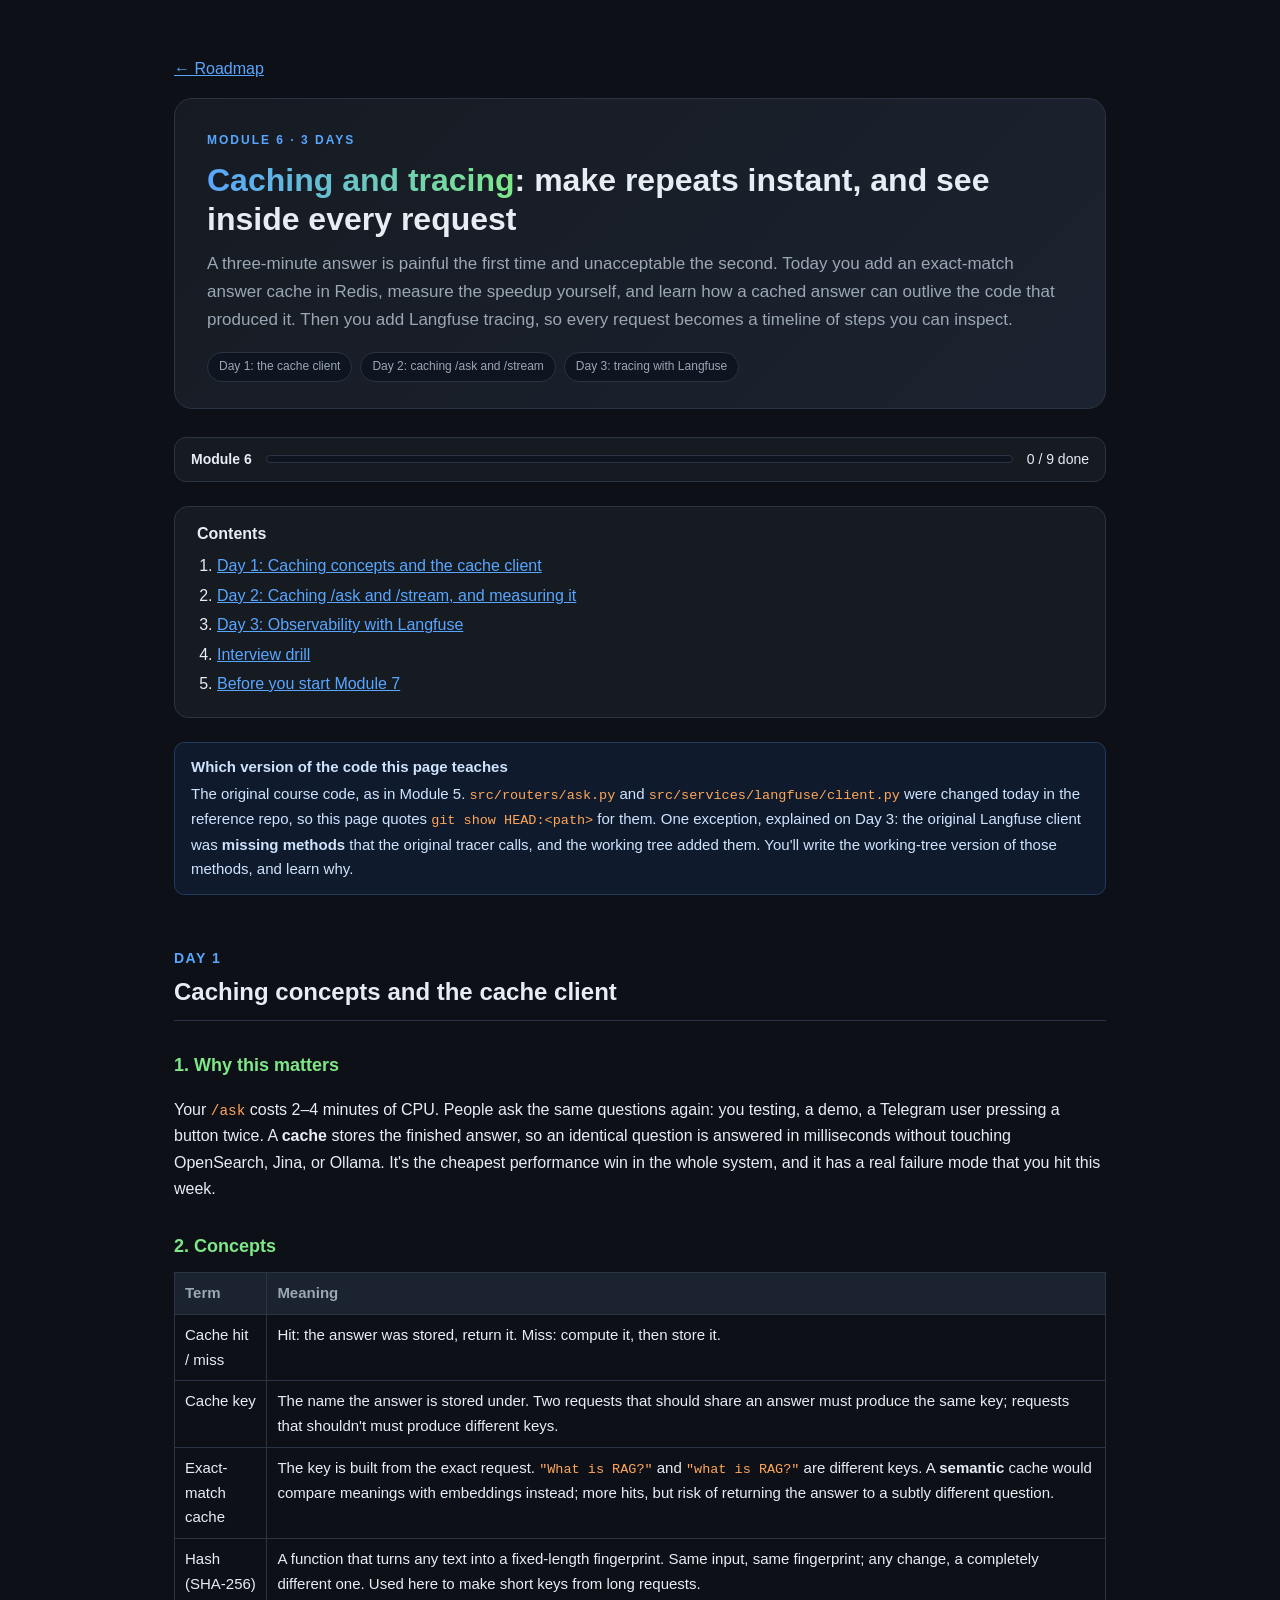
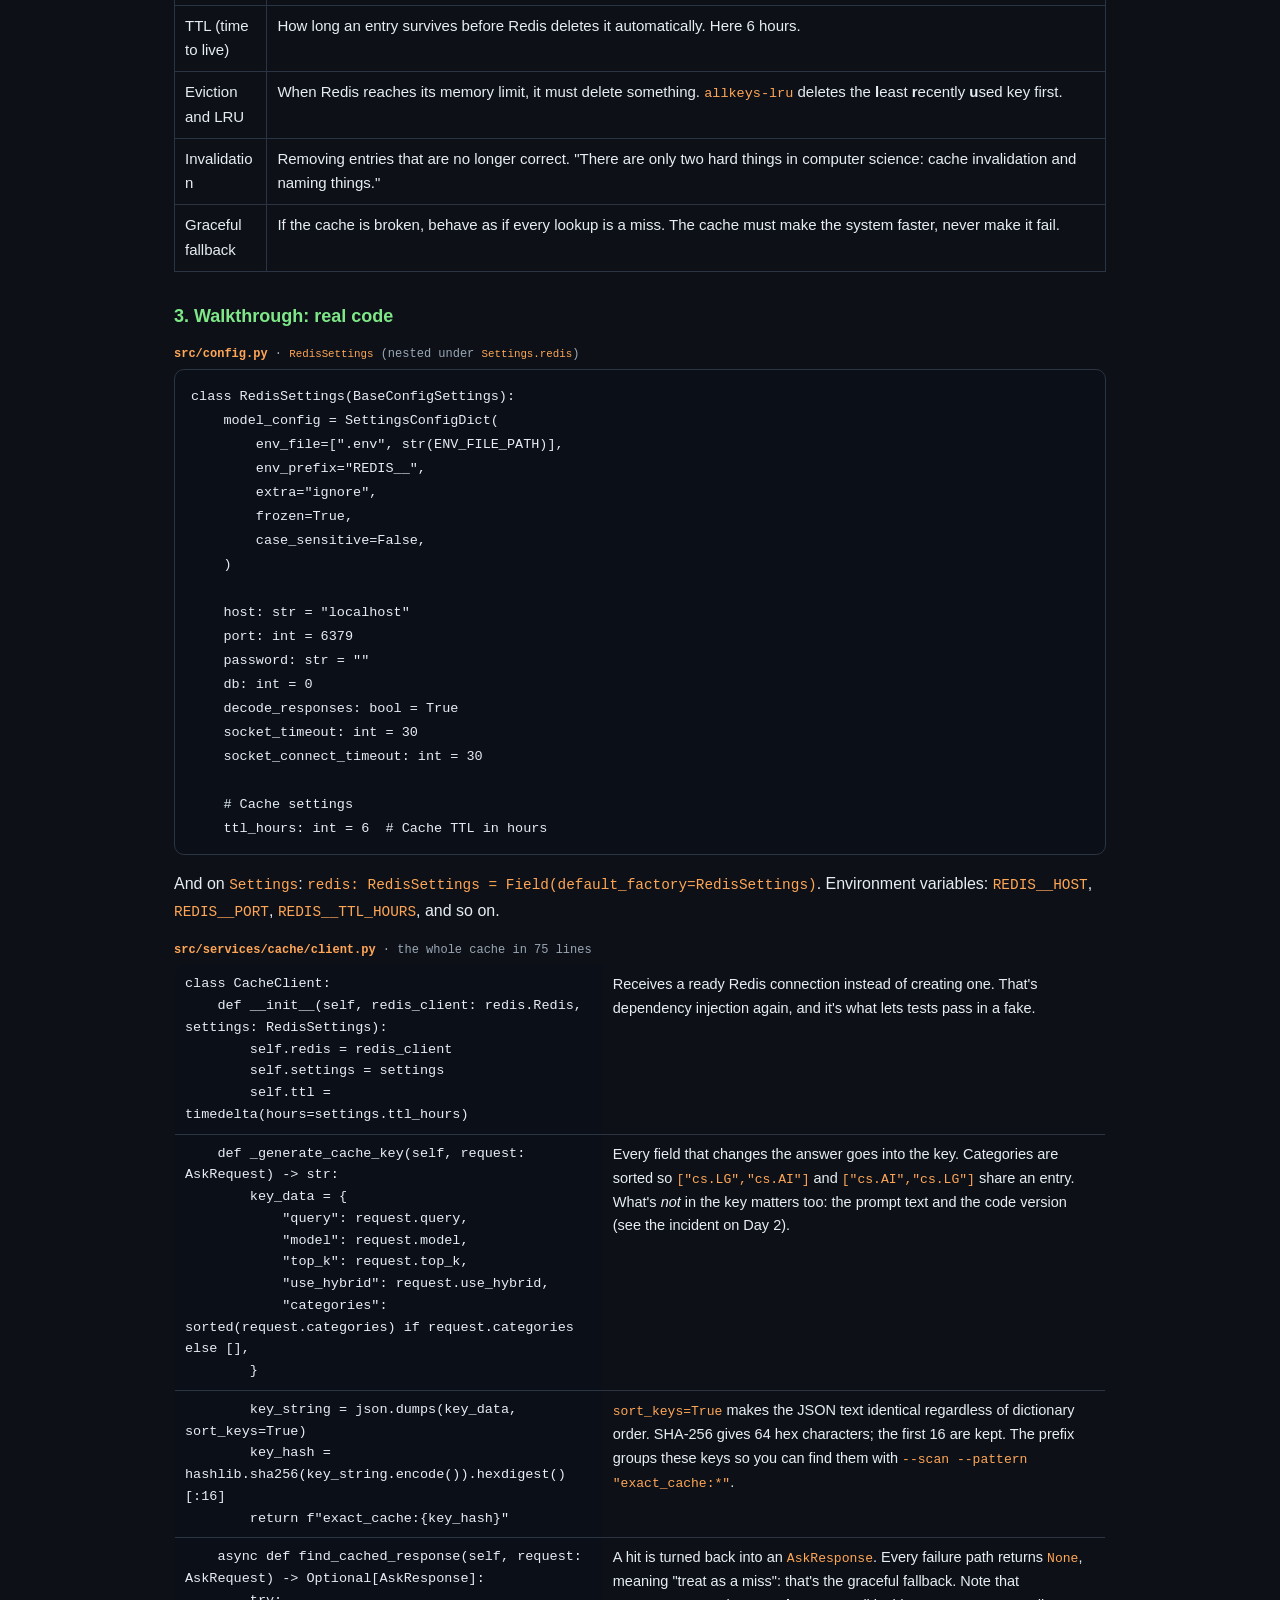
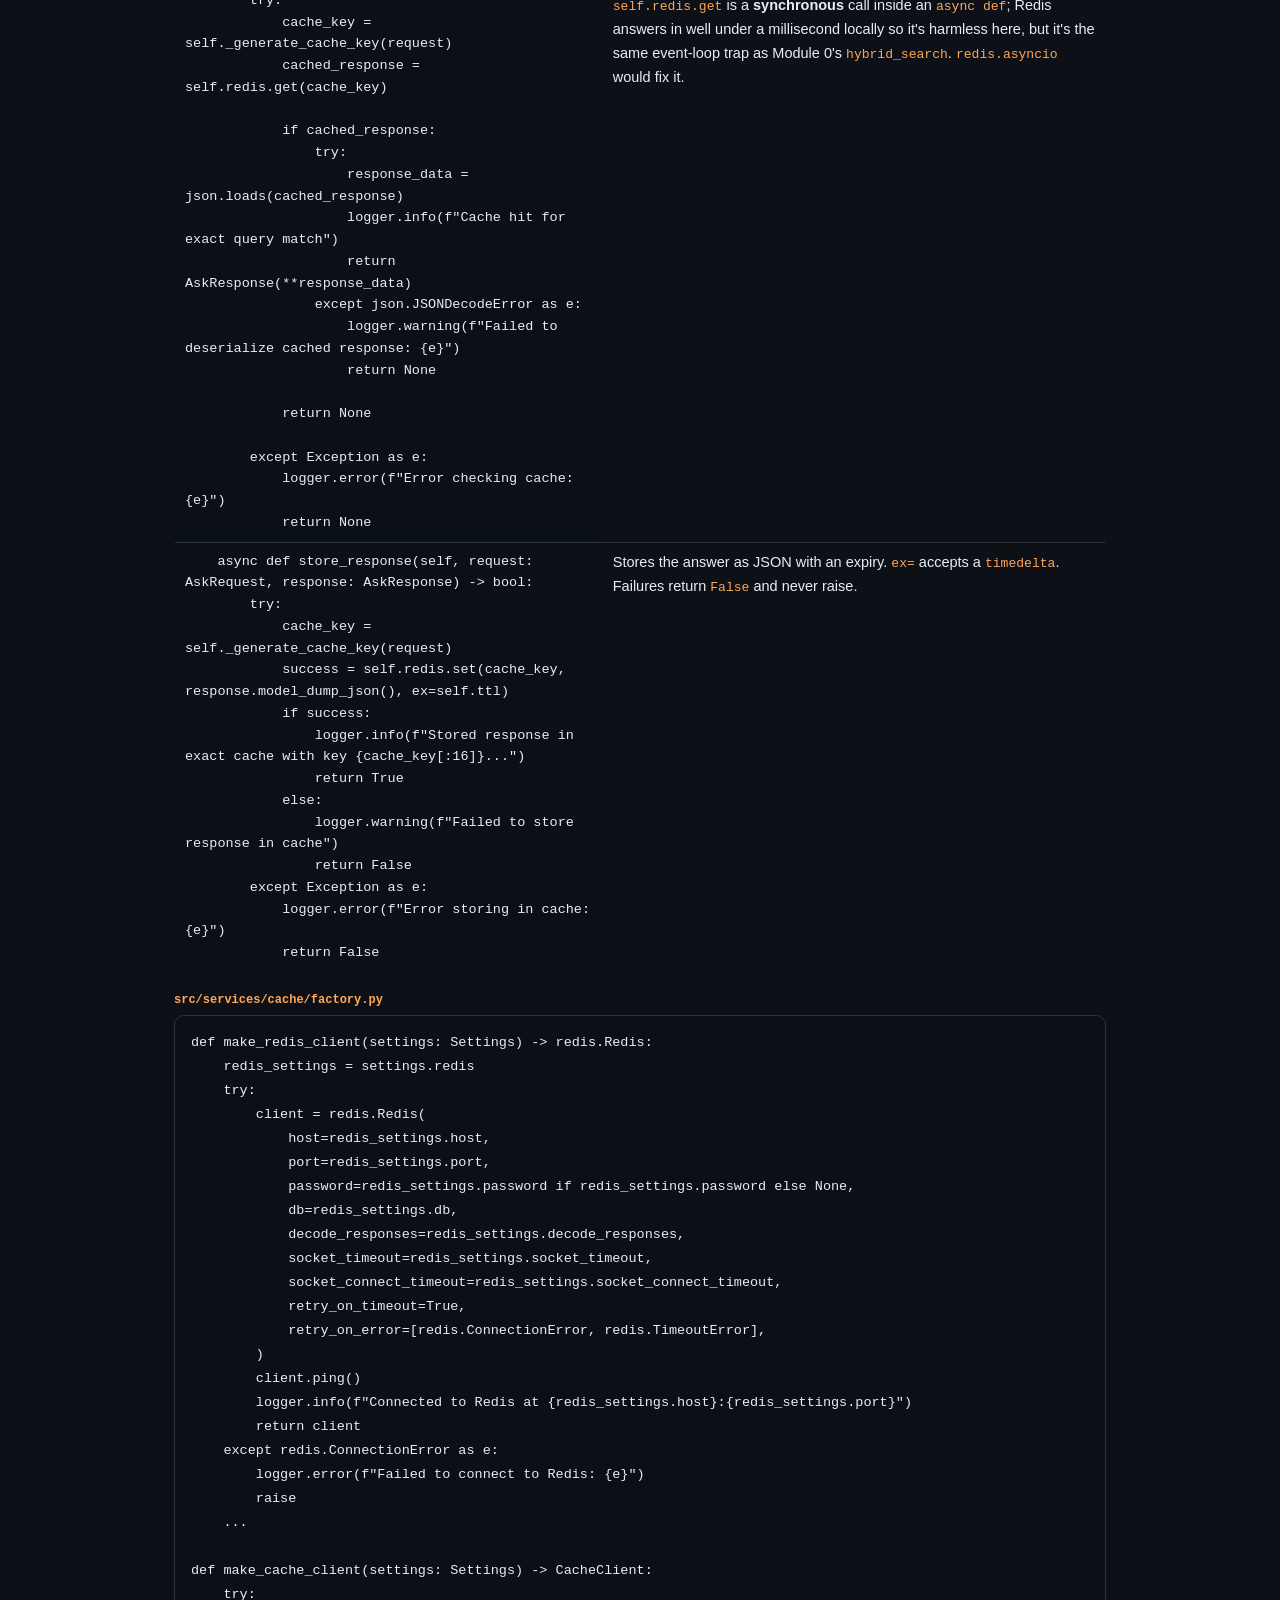
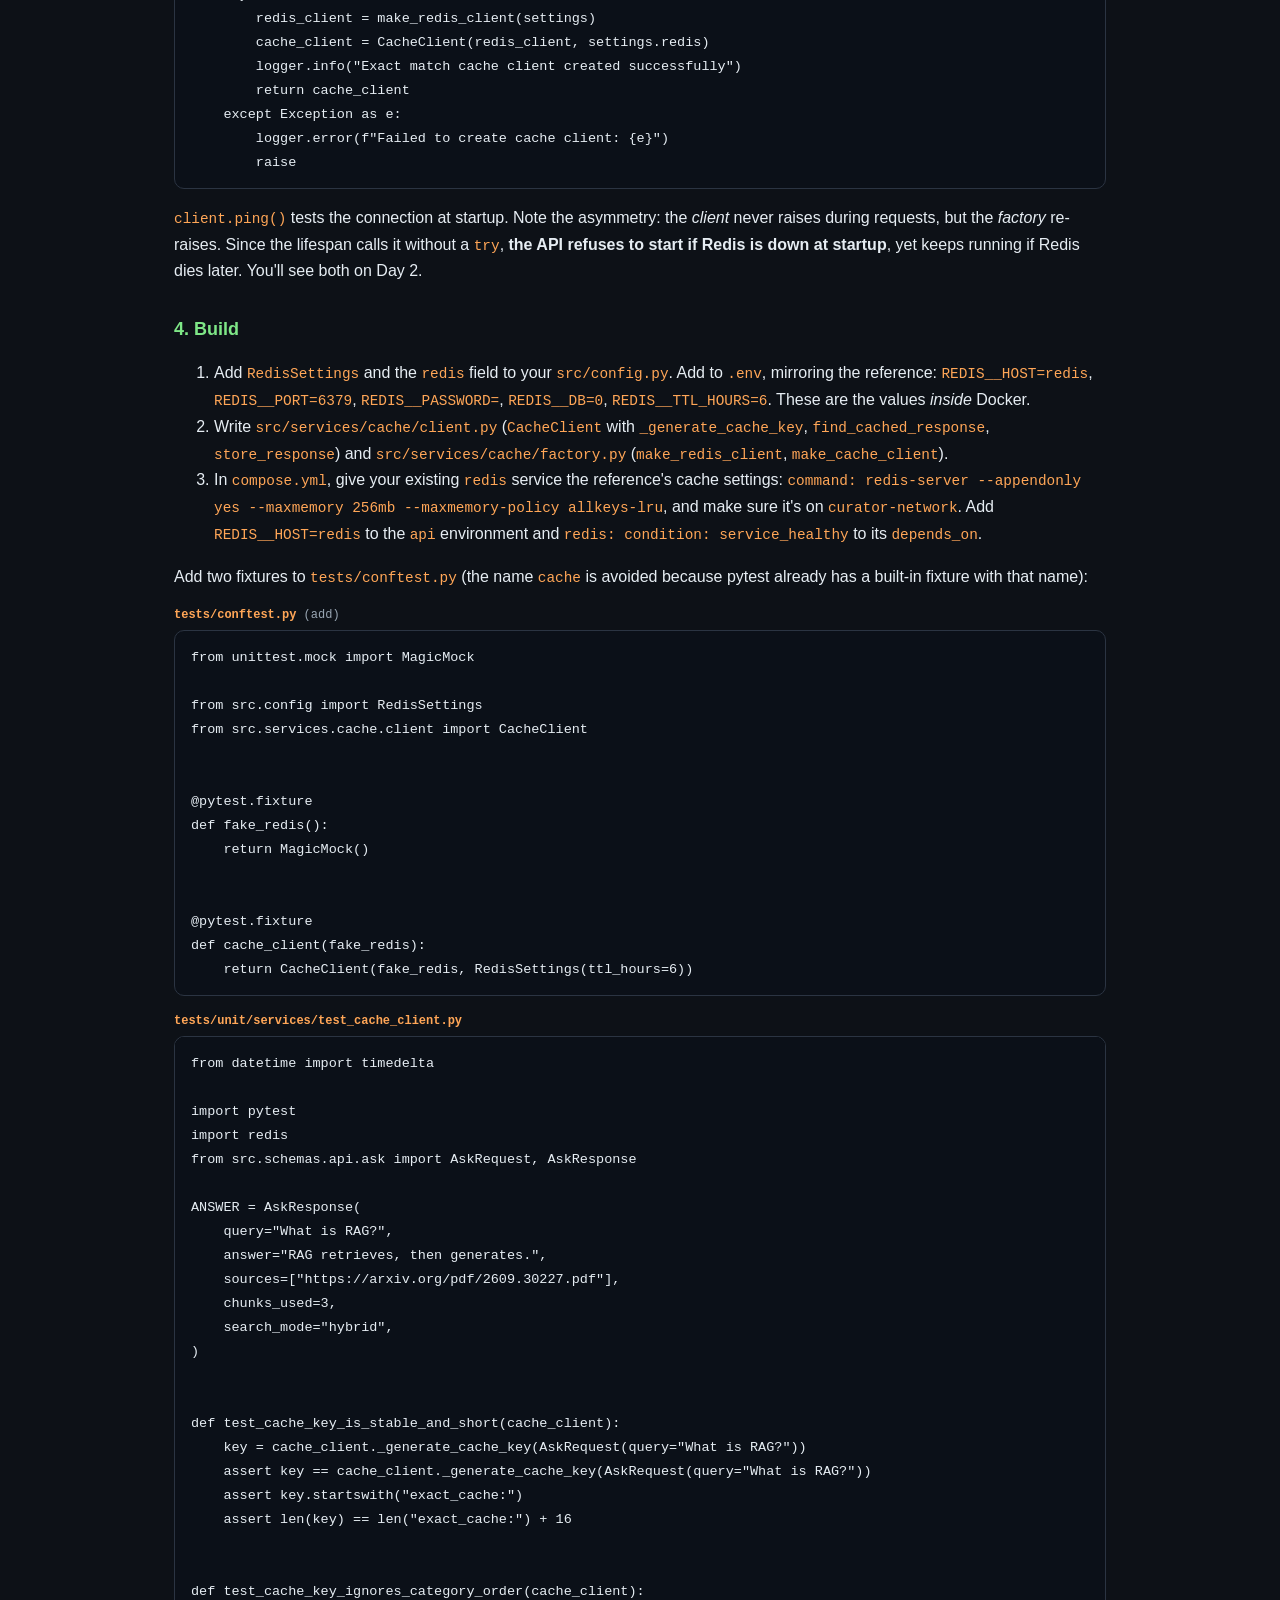
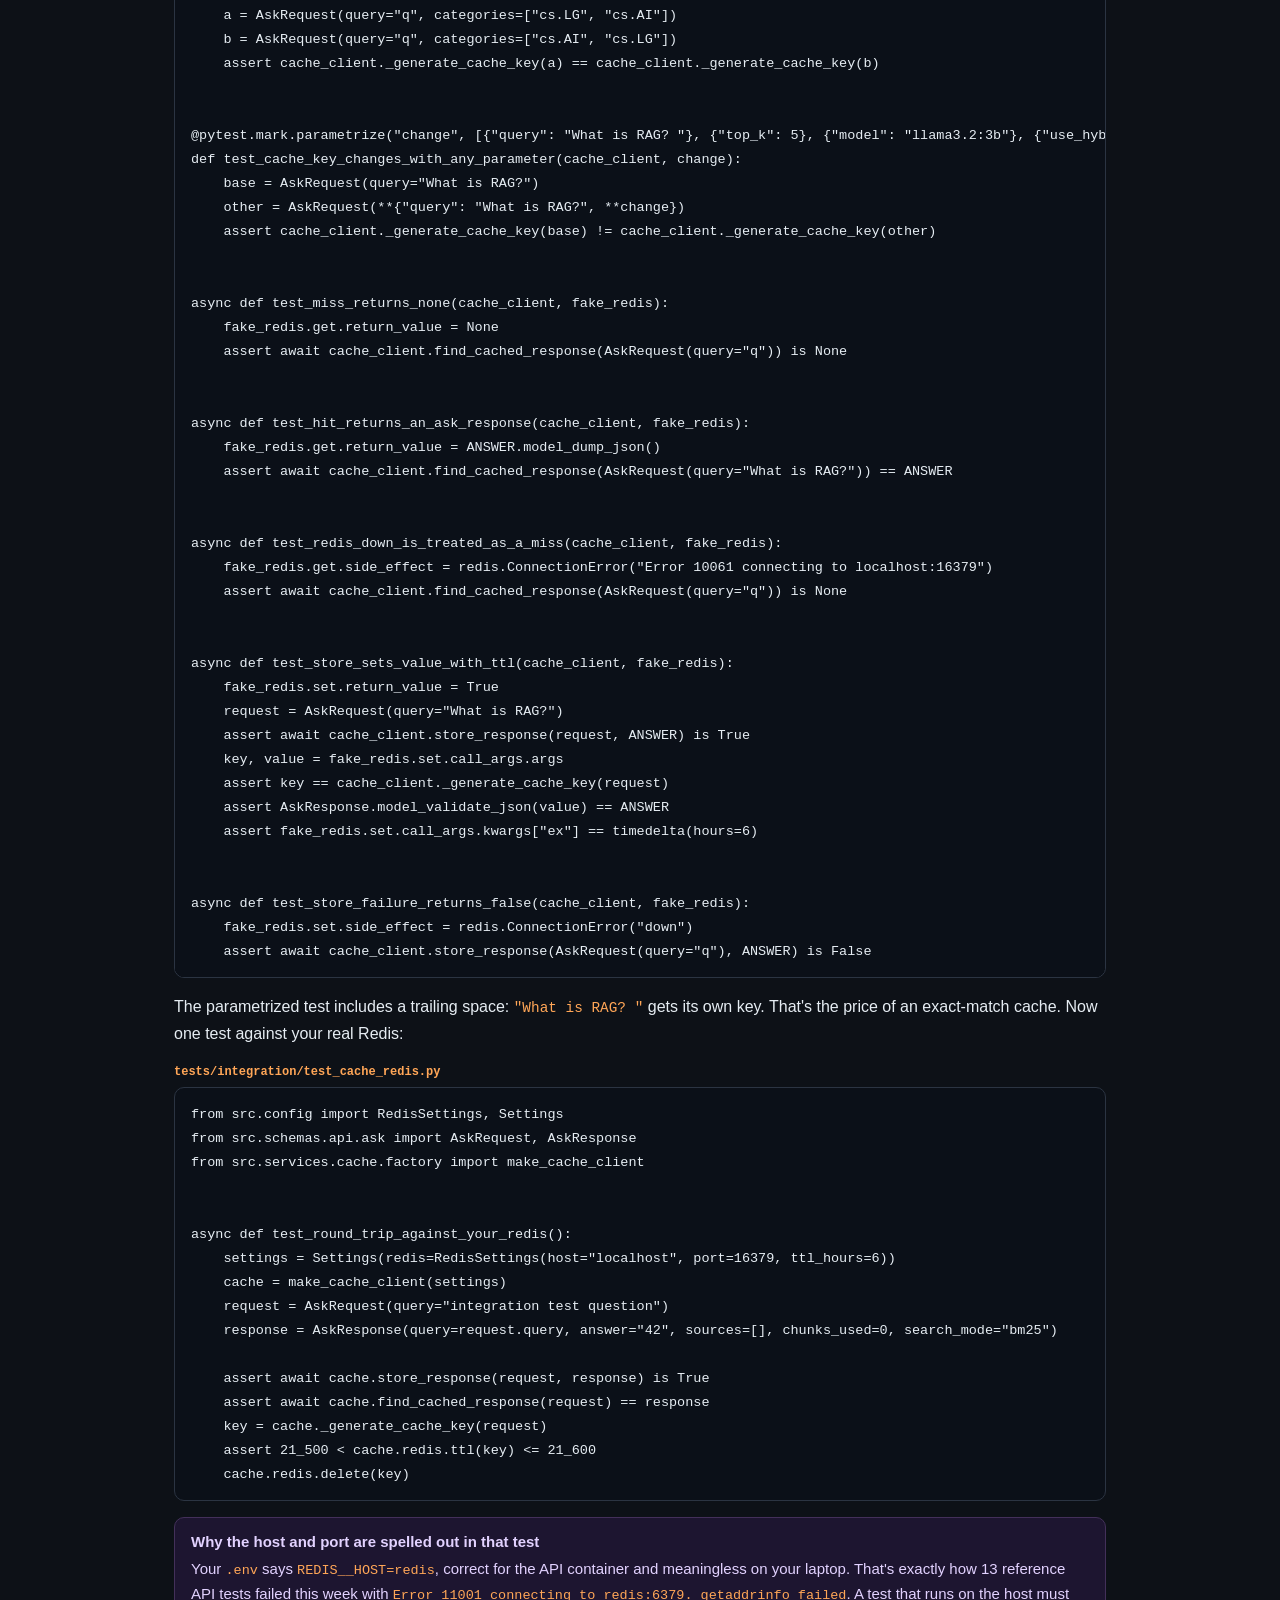
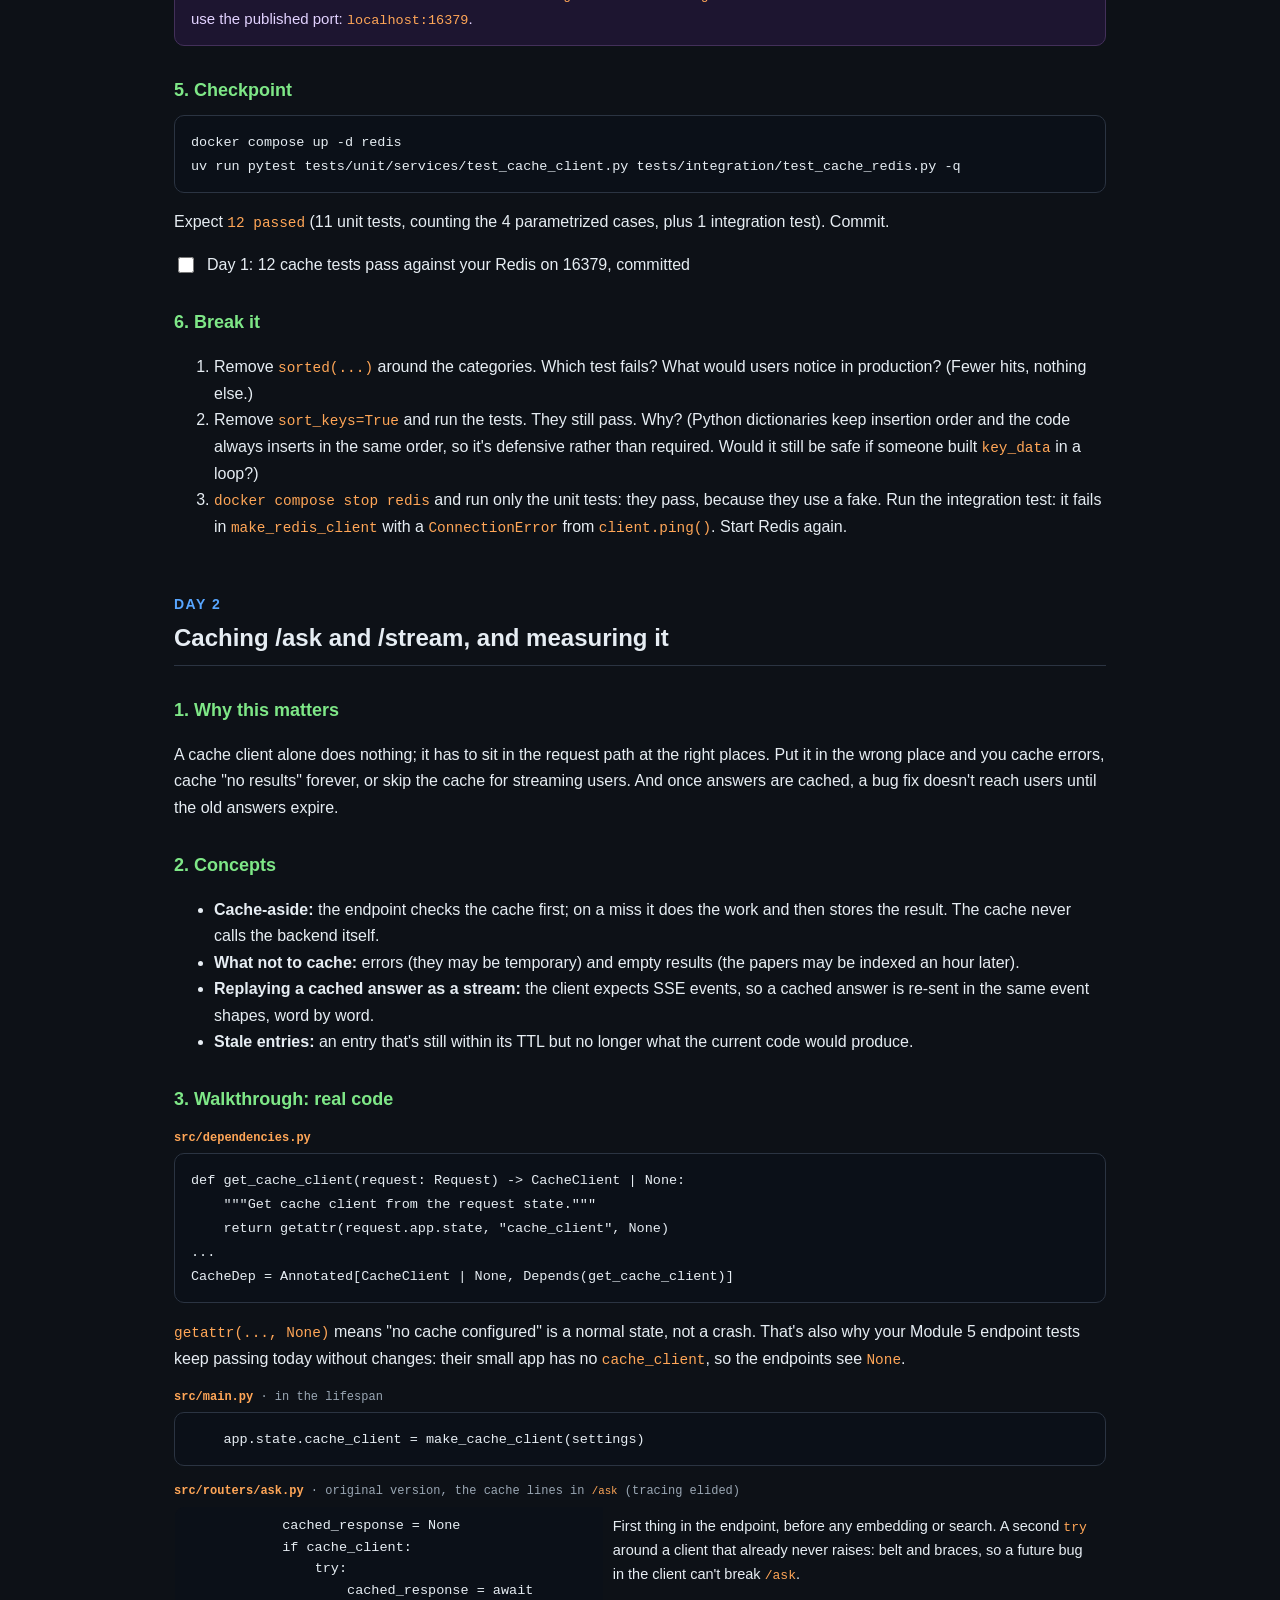
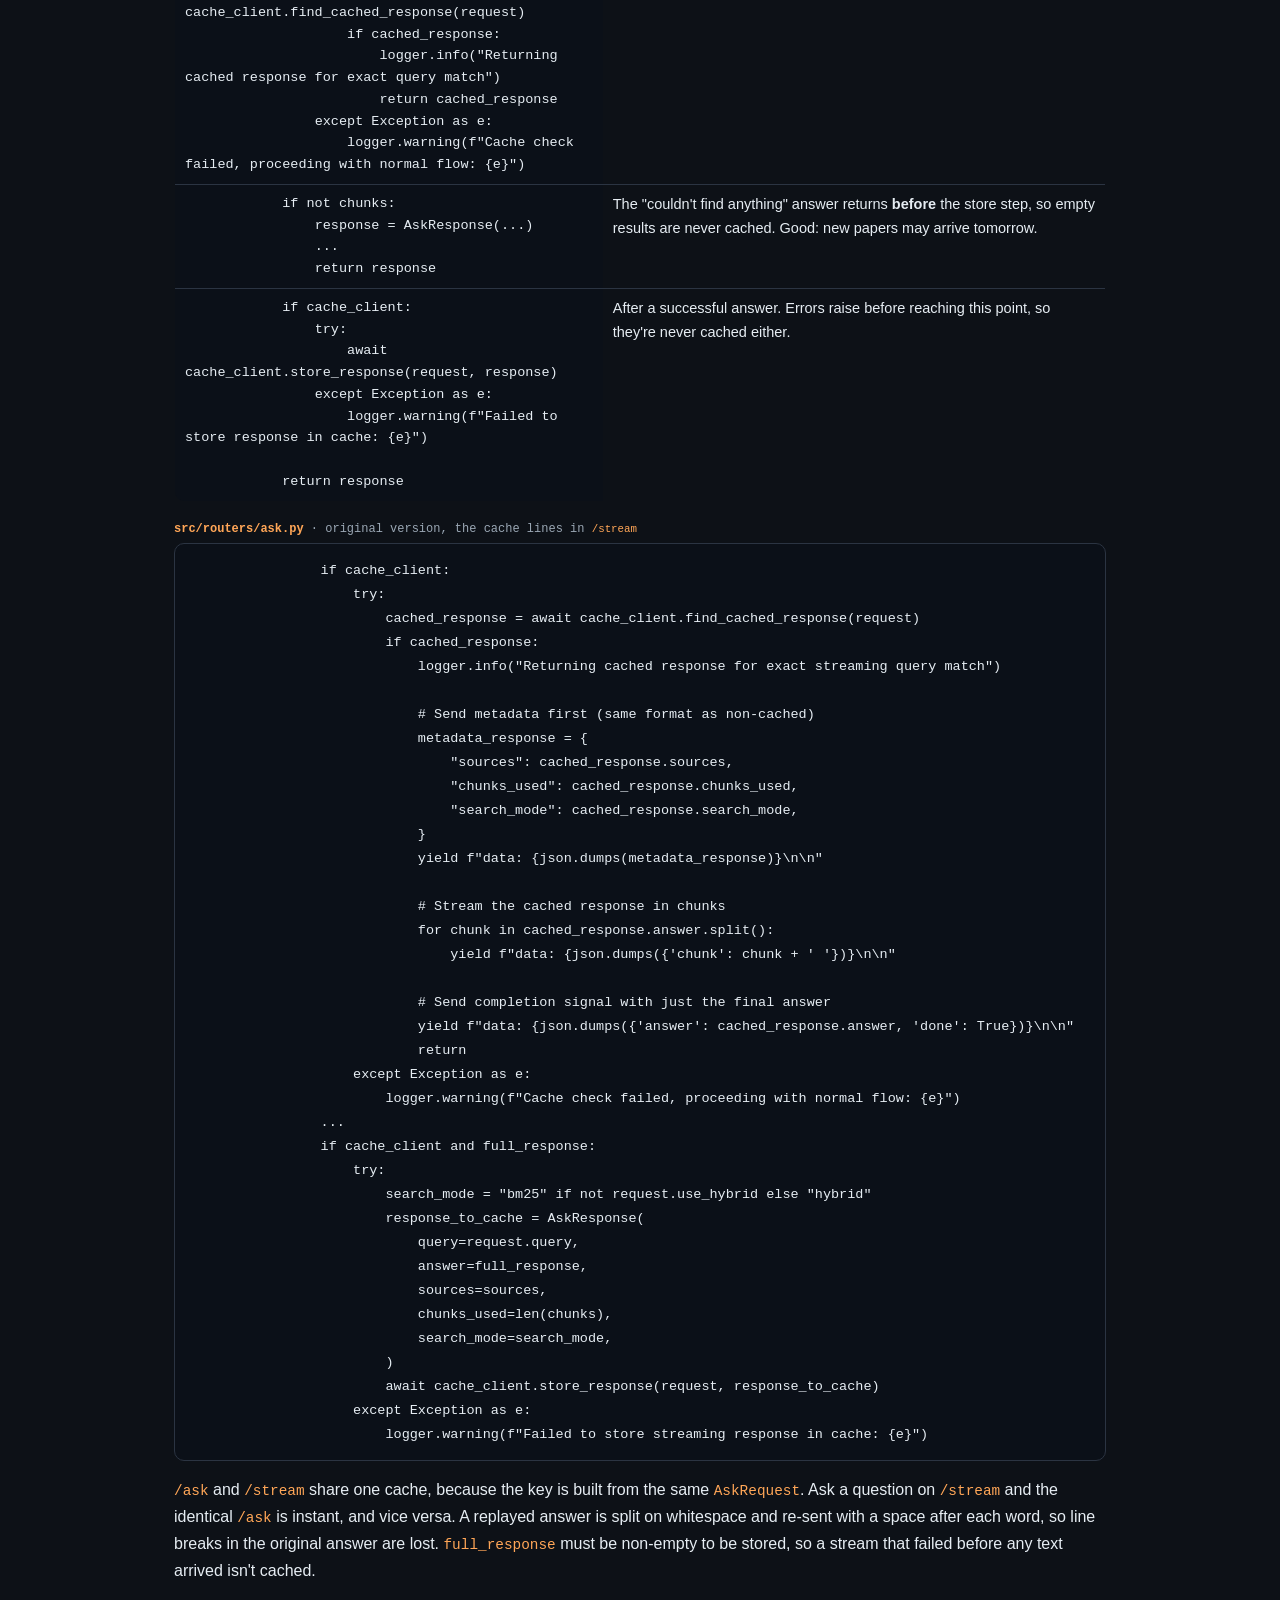
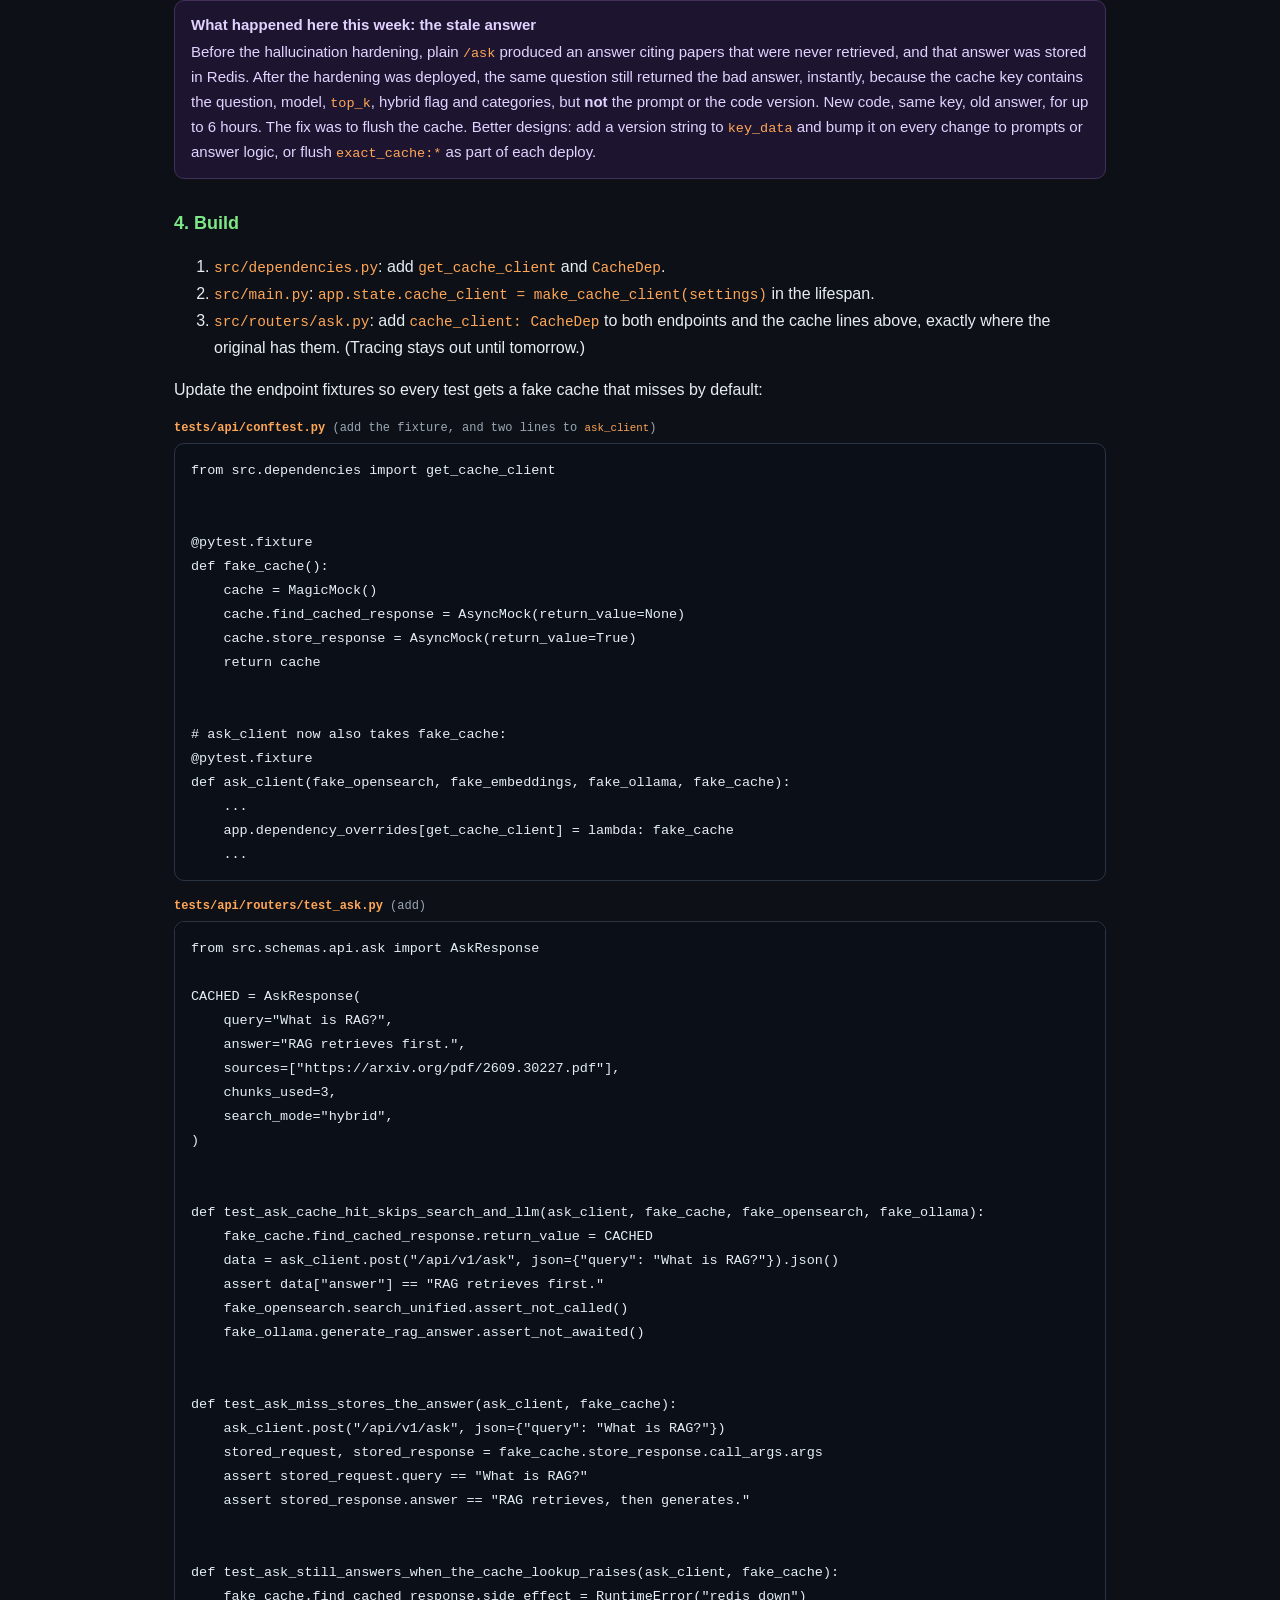
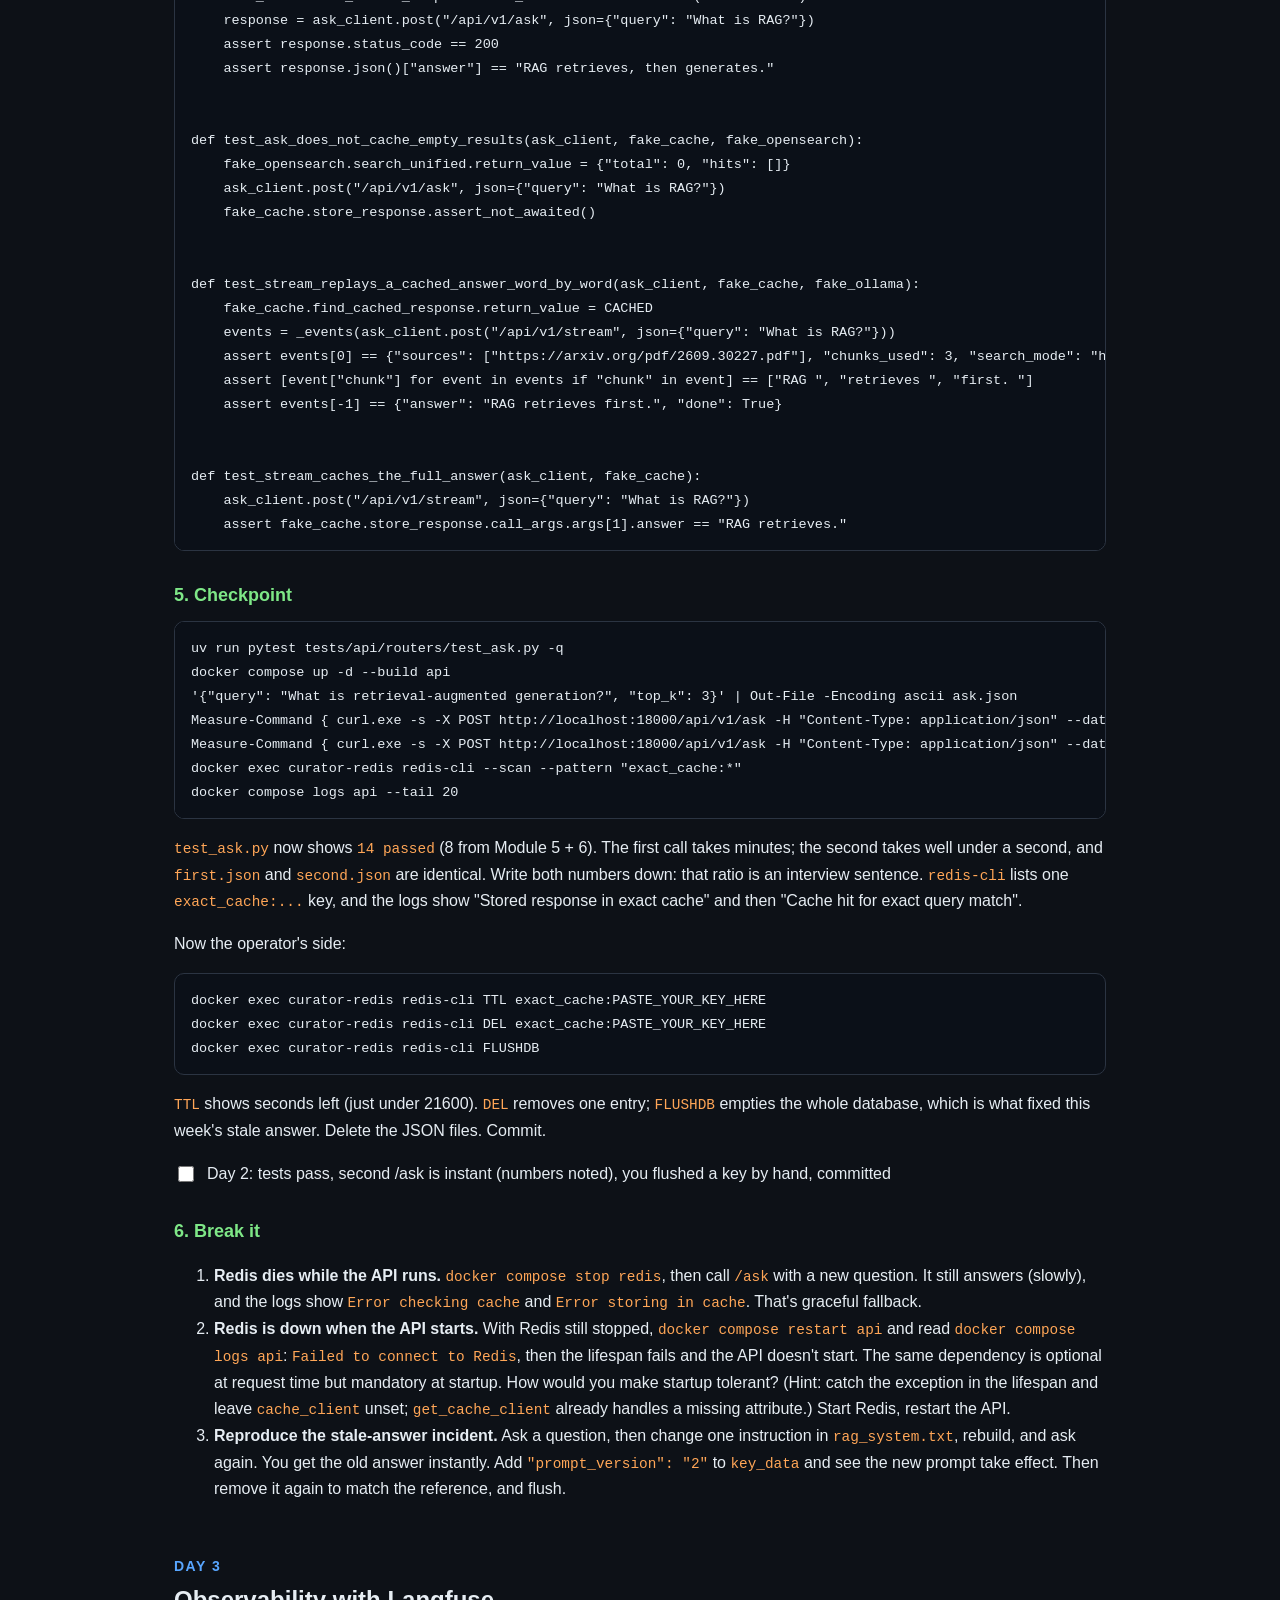
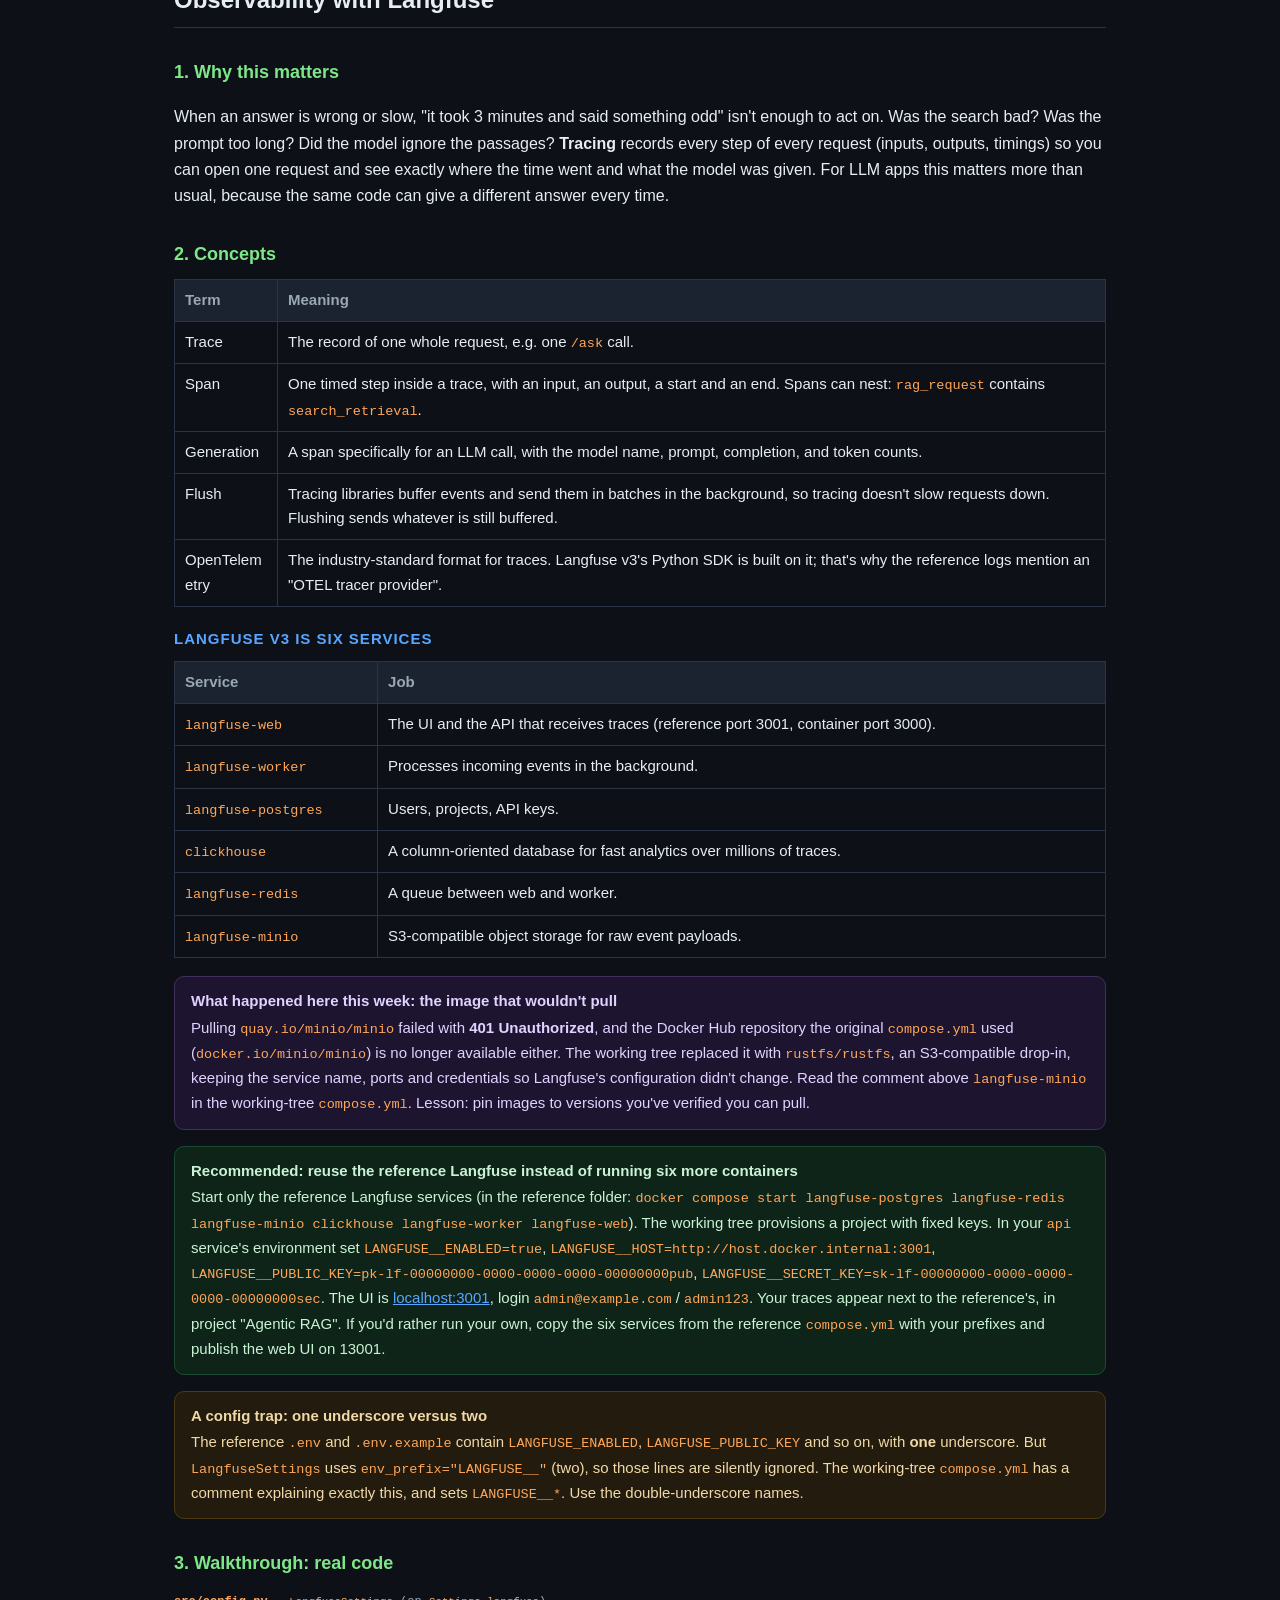
<file: rag-learning-guide/module-06-caching-tracing.html>
<!DOCTYPE html>
<html lang="en">
<head>
<meta charset="UTF-8" />
<meta name="viewport" content="width=device-width, initial-scale=1.0" />
<title>Module 6 — Caching and tracing</title>
<link rel="stylesheet" href="assets/guide.css" />
</head>
<body>
<div class="wrap">

  <p><a href="index.html">&larr; Roadmap</a></p>

  <header class="hero">
    <p class="kicker">Module 6 &middot; 3 days</p>
    <h1><span class="grad">Caching and tracing</span>: make repeats instant, and see inside every request</h1>
    <p class="lede">
      A three-minute answer is painful the first time and unacceptable the second. Today you add an exact-match
      answer cache in Redis, measure the speedup yourself, and learn how a cached answer can outlive the code that
      produced it. Then you add Langfuse tracing, so every request becomes a timeline of steps you can inspect.
    </p>
    <div class="pill-row">
      <span class="pill">Day 1: the cache client</span>
      <span class="pill">Day 2: caching /ask and /stream</span>
      <span class="pill">Day 3: tracing with Langfuse</span>
    </div>
  </header>

  <div class="progress"><strong>Module 6</strong><div class="bar"><span></span></div><span class="count"></span></div>

  <div class="toc">
    <strong>Contents</strong>
    <ol>
      <li><a href="#day1">Day 1: Caching concepts and the cache client</a></li>
      <li><a href="#day2">Day 2: Caching /ask and /stream, and measuring it</a></li>
      <li><a href="#day3">Day 3: Observability with Langfuse</a></li>
      <li><a href="#drill">Interview drill</a></li>
      <li><a href="#done">Before you start Module 7</a></li>
    </ol>
  </div>

  <div class="callout info">
    <b>Which version of the code this page teaches</b>
    The original course code, as in Module 5. <code>src/routers/ask.py</code> and <code>src/services/langfuse/client.py</code> were changed today in the
    reference repo, so this page quotes <code>git show HEAD:&lt;path&gt;</code> for them. One exception, explained on Day 3: the original
    Langfuse client was <b>missing methods</b> that the original tracer calls, and the working tree added them. You'll write the working-tree
    version of those methods, and learn why.
  </div>

  <!-- ================================================================== -->
  <!-- DAY 1                                                              -->
  <!-- ================================================================== -->
  <h2 id="day1"><span class="day">Day 1</span>Caching concepts and the cache client</h2>

  <h3>1. Why this matters</h3>
  <p>
    Your <code>/ask</code> costs 2&ndash;4 minutes of CPU. People ask the same questions again: you testing, a demo, a
    Telegram user pressing a button twice. A <b>cache</b> stores the finished answer, so an identical question is
    answered in milliseconds without touching OpenSearch, Jina, or Ollama. It's the cheapest performance win in the
    whole system, and it has a real failure mode that you hit this week.
  </p>

  <h3>2. Concepts</h3>
  <table class="plain">
    <tr><th>Term</th><th>Meaning</th></tr>
    <tr><td>Cache hit / miss</td><td>Hit: the answer was stored, return it. Miss: compute it, then store it.</td></tr>
    <tr><td>Cache key</td><td>The name the answer is stored under. Two requests that should share an answer must produce the same key; requests that shouldn't must produce different keys.</td></tr>
    <tr><td>Exact-match cache</td><td>The key is built from the exact request. <code>"What is RAG?"</code> and <code>"what is RAG?"</code> are different keys. A <b>semantic</b> cache would compare meanings with embeddings instead; more hits, but risk of returning the answer to a subtly different question.</td></tr>
    <tr><td>Hash (SHA-256)</td><td>A function that turns any text into a fixed-length fingerprint. Same input, same fingerprint; any change, a completely different one. Used here to make short keys from long requests.</td></tr>
    <tr><td>TTL (time to live)</td><td>How long an entry survives before Redis deletes it automatically. Here 6 hours.</td></tr>
    <tr><td>Eviction and LRU</td><td>When Redis reaches its memory limit, it must delete something. <code>allkeys-lru</code> deletes the <b>l</b>east <b>r</b>ecently <b>u</b>sed key first.</td></tr>
    <tr><td>Invalidation</td><td>Removing entries that are no longer correct. "There are only two hard things in computer science: cache invalidation and naming things."</td></tr>
    <tr><td>Graceful fallback</td><td>If the cache is broken, behave as if every lookup is a miss. The cache must make the system faster, never make it fail.</td></tr>
  </table>

  <h3>3. Walkthrough: real code</h3>
  <p class="file"><b>src/config.py</b> &middot; <code>RedisSettings</code> (nested under <code>Settings.redis</code>)</p>
  <pre><code>class RedisSettings(BaseConfigSettings):
    model_config = SettingsConfigDict(
        env_file=[".env", str(ENV_FILE_PATH)],
        env_prefix="REDIS__",
        extra="ignore",
        frozen=True,
        case_sensitive=False,
    )

    host: str = "localhost"
    port: int = 6379
    password: str = ""
    db: int = 0
    decode_responses: bool = True
    socket_timeout: int = 30
    socket_connect_timeout: int = 30

    # Cache settings
    ttl_hours: int = 6  # Cache TTL in hours</code></pre>
  <p>
    And on <code>Settings</code>: <code>redis: RedisSettings = Field(default_factory=RedisSettings)</code>. Environment variables:
    <code>REDIS__HOST</code>, <code>REDIS__PORT</code>, <code>REDIS__TTL_HOURS</code>, and so on.
  </p>

  <p class="file"><b>src/services/cache/client.py</b> &middot; the whole cache in 75 lines</p>
  <table class="walk">
    <tr><td><pre><code>class CacheClient:
    def __init__(self, redis_client: redis.Redis, settings: RedisSettings):
        self.redis = redis_client
        self.settings = settings
        self.ttl = timedelta(hours=settings.ttl_hours)</code></pre></td>
      <td>Receives a ready Redis connection instead of creating one. That's dependency injection again, and it's what lets tests pass in a fake.</td></tr>
    <tr><td><pre><code>    def _generate_cache_key(self, request: AskRequest) -&gt; str:
        key_data = {
            "query": request.query,
            "model": request.model,
            "top_k": request.top_k,
            "use_hybrid": request.use_hybrid,
            "categories": sorted(request.categories) if request.categories else [],
        }</code></pre></td>
      <td>Every field that changes the answer goes into the key. Categories are sorted so <code>["cs.LG","cs.AI"]</code> and <code>["cs.AI","cs.LG"]</code> share an entry. What's <em>not</em> in the key matters too: the prompt text and the code version (see the incident on Day 2).</td></tr>
    <tr><td><pre><code>        key_string = json.dumps(key_data, sort_keys=True)
        key_hash = hashlib.sha256(key_string.encode()).hexdigest()[:16]
        return f"exact_cache:{key_hash}"</code></pre></td>
      <td><code>sort_keys=True</code> makes the JSON text identical regardless of dictionary order. SHA-256 gives 64 hex characters; the first 16 are kept. The prefix groups these keys so you can find them with <code>--scan --pattern "exact_cache:*"</code>.</td></tr>
    <tr><td><pre><code>    async def find_cached_response(self, request: AskRequest) -&gt; Optional[AskResponse]:
        try:
            cache_key = self._generate_cache_key(request)
            cached_response = self.redis.get(cache_key)

            if cached_response:
                try:
                    response_data = json.loads(cached_response)
                    logger.info(f"Cache hit for exact query match")
                    return AskResponse(**response_data)
                except json.JSONDecodeError as e:
                    logger.warning(f"Failed to deserialize cached response: {e}")
                    return None

            return None

        except Exception as e:
            logger.error(f"Error checking cache: {e}")
            return None</code></pre></td>
      <td>A hit is turned back into an <code>AskResponse</code>. Every failure path returns <code>None</code>, meaning "treat as a miss": that's the graceful fallback. Note that <code>self.redis.get</code> is a <b>synchronous</b> call inside an <code>async def</code>; Redis answers in well under a millisecond locally so it's harmless here, but it's the same event-loop trap as Module 0's <code>hybrid_search</code>. <code>redis.asyncio</code> would fix it.</td></tr>
    <tr><td><pre><code>    async def store_response(self, request: AskRequest, response: AskResponse) -&gt; bool:
        try:
            cache_key = self._generate_cache_key(request)
            success = self.redis.set(cache_key, response.model_dump_json(), ex=self.ttl)
            if success:
                logger.info(f"Stored response in exact cache with key {cache_key[:16]}...")
                return True
            else:
                logger.warning(f"Failed to store response in cache")
                return False
        except Exception as e:
            logger.error(f"Error storing in cache: {e}")
            return False</code></pre></td>
      <td>Stores the answer as JSON with an expiry. <code>ex=</code> accepts a <code>timedelta</code>. Failures return <code>False</code> and never raise.</td></tr>
  </table>

  <p class="file"><b>src/services/cache/factory.py</b></p>
  <pre><code>def make_redis_client(settings: Settings) -&gt; redis.Redis:
    redis_settings = settings.redis
    try:
        client = redis.Redis(
            host=redis_settings.host,
            port=redis_settings.port,
            password=redis_settings.password if redis_settings.password else None,
            db=redis_settings.db,
            decode_responses=redis_settings.decode_responses,
            socket_timeout=redis_settings.socket_timeout,
            socket_connect_timeout=redis_settings.socket_connect_timeout,
            retry_on_timeout=True,
            retry_on_error=[redis.ConnectionError, redis.TimeoutError],
        )
        client.ping()
        logger.info(f"Connected to Redis at {redis_settings.host}:{redis_settings.port}")
        return client
    except redis.ConnectionError as e:
        logger.error(f"Failed to connect to Redis: {e}")
        raise
    ...

def make_cache_client(settings: Settings) -&gt; CacheClient:
    try:
        redis_client = make_redis_client(settings)
        cache_client = CacheClient(redis_client, settings.redis)
        logger.info("Exact match cache client created successfully")
        return cache_client
    except Exception as e:
        logger.error(f"Failed to create cache client: {e}")
        raise</code></pre>
  <p>
    <code>client.ping()</code> tests the connection at startup. Note the asymmetry: the <em>client</em> never raises during requests, but the
    <em>factory</em> re-raises. Since the lifespan calls it without a <code>try</code>, <b>the API refuses to start if Redis is down at startup</b>, yet
    keeps running if Redis dies later. You'll see both on Day 2.
  </p>

  <h3>4. Build</h3>
  <ol>
    <li>Add <code>RedisSettings</code> and the <code>redis</code> field to your <code>src/config.py</code>. Add to <code>.env</code>, mirroring the reference:
      <code>REDIS__HOST=redis</code>, <code>REDIS__PORT=6379</code>, <code>REDIS__PASSWORD=</code>, <code>REDIS__DB=0</code>, <code>REDIS__TTL_HOURS=6</code>.
      These are the values <em>inside</em> Docker.</li>
    <li>Write <code>src/services/cache/client.py</code> (<code>CacheClient</code> with <code>_generate_cache_key</code>, <code>find_cached_response</code>,
      <code>store_response</code>) and <code>src/services/cache/factory.py</code> (<code>make_redis_client</code>, <code>make_cache_client</code>).</li>
    <li>In <code>compose.yml</code>, give your existing <code>redis</code> service the reference's cache settings:
      <code>command: redis-server --appendonly yes --maxmemory 256mb --maxmemory-policy allkeys-lru</code>, and make sure it's on
      <code>curator-network</code>. Add <code>REDIS__HOST=redis</code> to the <code>api</code> environment and
      <code>redis: condition: service_healthy</code> to its <code>depends_on</code>.</li>
  </ol>
  <p>Add two fixtures to <code>tests/conftest.py</code> (the name <code>cache</code> is avoided because pytest already has a built-in fixture with that name):</p>
  <p class="file"><b>tests/conftest.py</b> (add)</p>
  <pre><code>from unittest.mock import MagicMock

from src.config import RedisSettings
from src.services.cache.client import CacheClient


@pytest.fixture
def fake_redis():
    return MagicMock()


@pytest.fixture
def cache_client(fake_redis):
    return CacheClient(fake_redis, RedisSettings(ttl_hours=6))</code></pre>

  <p class="file"><b>tests/unit/services/test_cache_client.py</b></p>
  <pre><code>from datetime import timedelta

import pytest
import redis
from src.schemas.api.ask import AskRequest, AskResponse

ANSWER = AskResponse(
    query="What is RAG?",
    answer="RAG retrieves, then generates.",
    sources=["https://arxiv.org/pdf/2609.30227.pdf"],
    chunks_used=3,
    search_mode="hybrid",
)


def test_cache_key_is_stable_and_short(cache_client):
    key = cache_client._generate_cache_key(AskRequest(query="What is RAG?"))
    assert key == cache_client._generate_cache_key(AskRequest(query="What is RAG?"))
    assert key.startswith("exact_cache:")
    assert len(key) == len("exact_cache:") + 16


def test_cache_key_ignores_category_order(cache_client):
    a = AskRequest(query="q", categories=["cs.LG", "cs.AI"])
    b = AskRequest(query="q", categories=["cs.AI", "cs.LG"])
    assert cache_client._generate_cache_key(a) == cache_client._generate_cache_key(b)


@pytest.mark.parametrize("change", [{"query": "What is RAG? "}, {"top_k": 5}, {"model": "llama3.2:3b"}, {"use_hybrid": False}])
def test_cache_key_changes_with_any_parameter(cache_client, change):
    base = AskRequest(query="What is RAG?")
    other = AskRequest(**{"query": "What is RAG?", **change})
    assert cache_client._generate_cache_key(base) != cache_client._generate_cache_key(other)


async def test_miss_returns_none(cache_client, fake_redis):
    fake_redis.get.return_value = None
    assert await cache_client.find_cached_response(AskRequest(query="q")) is None


async def test_hit_returns_an_ask_response(cache_client, fake_redis):
    fake_redis.get.return_value = ANSWER.model_dump_json()
    assert await cache_client.find_cached_response(AskRequest(query="What is RAG?")) == ANSWER


async def test_redis_down_is_treated_as_a_miss(cache_client, fake_redis):
    fake_redis.get.side_effect = redis.ConnectionError("Error 10061 connecting to localhost:16379")
    assert await cache_client.find_cached_response(AskRequest(query="q")) is None


async def test_store_sets_value_with_ttl(cache_client, fake_redis):
    fake_redis.set.return_value = True
    request = AskRequest(query="What is RAG?")
    assert await cache_client.store_response(request, ANSWER) is True
    key, value = fake_redis.set.call_args.args
    assert key == cache_client._generate_cache_key(request)
    assert AskResponse.model_validate_json(value) == ANSWER
    assert fake_redis.set.call_args.kwargs["ex"] == timedelta(hours=6)


async def test_store_failure_returns_false(cache_client, fake_redis):
    fake_redis.set.side_effect = redis.ConnectionError("down")
    assert await cache_client.store_response(AskRequest(query="q"), ANSWER) is False</code></pre>
  <p>
    The parametrized test includes a trailing space: <code>"What is RAG? "</code> gets its own key. That's the price of an exact-match cache.
    Now one test against your real Redis:
  </p>
  <p class="file"><b>tests/integration/test_cache_redis.py</b></p>
  <pre><code>from src.config import RedisSettings, Settings
from src.schemas.api.ask import AskRequest, AskResponse
from src.services.cache.factory import make_cache_client


async def test_round_trip_against_your_redis():
    settings = Settings(redis=RedisSettings(host="localhost", port=16379, ttl_hours=6))
    cache = make_cache_client(settings)
    request = AskRequest(query="integration test question")
    response = AskResponse(query=request.query, answer="42", sources=[], chunks_used=0, search_mode="bm25")

    assert await cache.store_response(request, response) is True
    assert await cache.find_cached_response(request) == response
    key = cache._generate_cache_key(request)
    assert 21_500 &lt; cache.redis.ttl(key) &lt;= 21_600
    cache.redis.delete(key)</code></pre>
  <div class="callout story">
    <b>Why the host and port are spelled out in that test</b>
    Your <code>.env</code> says <code>REDIS__HOST=redis</code>, correct for the API container and meaningless on your laptop. That's exactly how
    13 reference API tests failed this week with <code>Error 11001 connecting to redis:6379. getaddrinfo failed</code>. A test that runs on the
    host must use the published port: <code>localhost:16379</code>.
  </div>

  <h3>5. Checkpoint</h3>
  <pre><code>docker compose up -d redis
uv run pytest tests/unit/services/test_cache_client.py tests/integration/test_cache_redis.py -q</code></pre>
  <p>Expect <code>12 passed</code> (11 unit tests, counting the 4 parametrized cases, plus 1 integration test). Commit.</p>
  <ul class="checklist"><li><input type="checkbox" data-id="m6-day1" /><span>Day 1: 12 cache tests pass against your Redis on 16379, committed</span></li></ul>

  <h3>6. Break it</h3>
  <ol>
    <li>Remove <code>sorted(...)</code> around the categories. Which test fails? What would users notice in production? (Fewer hits, nothing else.)</li>
    <li>Remove <code>sort_keys=True</code> and run the tests. They still pass. Why? (Python dictionaries keep insertion order and the code always inserts in the same order,
      so it's defensive rather than required. Would it still be safe if someone built <code>key_data</code> in a loop?)</li>
    <li><code>docker compose stop redis</code> and run only the unit tests: they pass, because they use a fake. Run the integration test: it fails in
      <code>make_redis_client</code> with a <code>ConnectionError</code> from <code>client.ping()</code>. Start Redis again.</li>
  </ol>

  <!-- ================================================================== -->
  <!-- DAY 2                                                              -->
  <!-- ================================================================== -->
  <h2 id="day2"><span class="day">Day 2</span>Caching /ask and /stream, and measuring it</h2>

  <h3>1. Why this matters</h3>
  <p>
    A cache client alone does nothing; it has to sit in the request path at the right places. Put it in the wrong
    place and you cache errors, cache "no results" forever, or skip the cache for streaming users. And once answers are
    cached, a bug fix doesn't reach users until the old answers expire.
  </p>

  <h3>2. Concepts</h3>
  <ul>
    <li><b>Cache-aside:</b> the endpoint checks the cache first; on a miss it does the work and then stores the result. The cache never calls the backend itself.</li>
    <li><b>What not to cache:</b> errors (they may be temporary) and empty results (the papers may be indexed an hour later).</li>
    <li><b>Replaying a cached answer as a stream:</b> the client expects SSE events, so a cached answer is re-sent in the same event shapes, word by word.</li>
    <li><b>Stale entries:</b> an entry that's still within its TTL but no longer what the current code would produce.</li>
  </ul>

  <h3>3. Walkthrough: real code</h3>
  <p class="file"><b>src/dependencies.py</b></p>
  <pre><code>def get_cache_client(request: Request) -&gt; CacheClient | None:
    """Get cache client from the request state."""
    return getattr(request.app.state, "cache_client", None)
...
CacheDep = Annotated[CacheClient | None, Depends(get_cache_client)]</code></pre>
  <p>
    <code>getattr(..., None)</code> means "no cache configured" is a normal state, not a crash. That's also why your Module 5 endpoint tests keep passing
    today without changes: their small app has no <code>cache_client</code>, so the endpoints see <code>None</code>.
  </p>
  <p class="file"><b>src/main.py</b> &middot; in the lifespan</p>
  <pre><code>    app.state.cache_client = make_cache_client(settings)</code></pre>

  <p class="file"><b>src/routers/ask.py</b> &middot; original version, the cache lines in <code>/ask</code> (tracing elided)</p>
  <table class="walk">
    <tr><td><pre><code>            cached_response = None
            if cache_client:
                try:
                    cached_response = await cache_client.find_cached_response(request)
                    if cached_response:
                        logger.info("Returning cached response for exact query match")
                        return cached_response
                except Exception as e:
                    logger.warning(f"Cache check failed, proceeding with normal flow: {e}")</code></pre></td>
      <td>First thing in the endpoint, before any embedding or search. A second <code>try</code> around a client that already never raises: belt and braces, so a future bug in the client can't break <code>/ask</code>.</td></tr>
    <tr><td><pre><code>            if not chunks:
                response = AskResponse(...)
                ...
                return response</code></pre></td>
      <td>The "couldn't find anything" answer returns <b>before</b> the store step, so empty results are never cached. Good: new papers may arrive tomorrow.</td></tr>
    <tr><td><pre><code>            if cache_client:
                try:
                    await cache_client.store_response(request, response)
                except Exception as e:
                    logger.warning(f"Failed to store response in cache: {e}")

            return response</code></pre></td>
      <td>After a successful answer. Errors raise before reaching this point, so they're never cached either.</td></tr>
  </table>

  <p class="file"><b>src/routers/ask.py</b> &middot; original version, the cache lines in <code>/stream</code></p>
  <pre><code>                if cache_client:
                    try:
                        cached_response = await cache_client.find_cached_response(request)
                        if cached_response:
                            logger.info("Returning cached response for exact streaming query match")

                            # Send metadata first (same format as non-cached)
                            metadata_response = {
                                "sources": cached_response.sources,
                                "chunks_used": cached_response.chunks_used,
                                "search_mode": cached_response.search_mode,
                            }
                            yield f"data: {json.dumps(metadata_response)}\n\n"

                            # Stream the cached response in chunks
                            for chunk in cached_response.answer.split():
                                yield f"data: {json.dumps({'chunk': chunk + ' '})}\n\n"

                            # Send completion signal with just the final answer
                            yield f"data: {json.dumps({'answer': cached_response.answer, 'done': True})}\n\n"
                            return
                    except Exception as e:
                        logger.warning(f"Cache check failed, proceeding with normal flow: {e}")
                ...
                if cache_client and full_response:
                    try:
                        search_mode = "bm25" if not request.use_hybrid else "hybrid"
                        response_to_cache = AskResponse(
                            query=request.query,
                            answer=full_response,
                            sources=sources,
                            chunks_used=len(chunks),
                            search_mode=search_mode,
                        )
                        await cache_client.store_response(request, response_to_cache)
                    except Exception as e:
                        logger.warning(f"Failed to store streaming response in cache: {e}")</code></pre>
  <p>
    <code>/ask</code> and <code>/stream</code> share one cache, because the key is built from the same <code>AskRequest</code>. Ask a question on
    <code>/stream</code> and the identical <code>/ask</code> is instant, and vice versa. A replayed answer is split on whitespace and re-sent with a
    space after each word, so line breaks in the original answer are lost. <code>full_response</code> must be non-empty to be stored, so a
    stream that failed before any text arrived isn't cached.
  </p>

  <div class="callout story">
    <b>What happened here this week: the stale answer</b>
    Before the hallucination hardening, plain <code>/ask</code> produced an answer citing papers that were never retrieved, and that answer was
    stored in Redis. After the hardening was deployed, the same question still returned the bad answer, instantly, because the cache key
    contains the question, model, <code>top_k</code>, hybrid flag and categories, but <b>not</b> the prompt or the code version. New code, same key, old answer,
    for up to 6 hours. The fix was to flush the cache. Better designs: add a version string to <code>key_data</code> and bump it on every change to
    prompts or answer logic, or flush <code>exact_cache:*</code> as part of each deploy.
  </div>

  <h3>4. Build</h3>
  <ol>
    <li><code>src/dependencies.py</code>: add <code>get_cache_client</code> and <code>CacheDep</code>.</li>
    <li><code>src/main.py</code>: <code>app.state.cache_client = make_cache_client(settings)</code> in the lifespan.</li>
    <li><code>src/routers/ask.py</code>: add <code>cache_client: CacheDep</code> to both endpoints and the cache lines above, exactly where the original has them.
      (Tracing stays out until tomorrow.)</li>
  </ol>
  <p>Update the endpoint fixtures so every test gets a fake cache that misses by default:</p>
  <p class="file"><b>tests/api/conftest.py</b> (add the fixture, and two lines to <code>ask_client</code>)</p>
  <pre><code>from src.dependencies import get_cache_client


@pytest.fixture
def fake_cache():
    cache = MagicMock()
    cache.find_cached_response = AsyncMock(return_value=None)
    cache.store_response = AsyncMock(return_value=True)
    return cache


# ask_client now also takes fake_cache:
@pytest.fixture
def ask_client(fake_opensearch, fake_embeddings, fake_ollama, fake_cache):
    ...
    app.dependency_overrides[get_cache_client] = lambda: fake_cache
    ...</code></pre>

  <p class="file"><b>tests/api/routers/test_ask.py</b> (add)</p>
  <pre><code>from src.schemas.api.ask import AskResponse

CACHED = AskResponse(
    query="What is RAG?",
    answer="RAG retrieves first.",
    sources=["https://arxiv.org/pdf/2609.30227.pdf"],
    chunks_used=3,
    search_mode="hybrid",
)


def test_ask_cache_hit_skips_search_and_llm(ask_client, fake_cache, fake_opensearch, fake_ollama):
    fake_cache.find_cached_response.return_value = CACHED
    data = ask_client.post("/api/v1/ask", json={"query": "What is RAG?"}).json()
    assert data["answer"] == "RAG retrieves first."
    fake_opensearch.search_unified.assert_not_called()
    fake_ollama.generate_rag_answer.assert_not_awaited()


def test_ask_miss_stores_the_answer(ask_client, fake_cache):
    ask_client.post("/api/v1/ask", json={"query": "What is RAG?"})
    stored_request, stored_response = fake_cache.store_response.call_args.args
    assert stored_request.query == "What is RAG?"
    assert stored_response.answer == "RAG retrieves, then generates."


def test_ask_still_answers_when_the_cache_lookup_raises(ask_client, fake_cache):
    fake_cache.find_cached_response.side_effect = RuntimeError("redis down")
    response = ask_client.post("/api/v1/ask", json={"query": "What is RAG?"})
    assert response.status_code == 200
    assert response.json()["answer"] == "RAG retrieves, then generates."


def test_ask_does_not_cache_empty_results(ask_client, fake_cache, fake_opensearch):
    fake_opensearch.search_unified.return_value = {"total": 0, "hits": []}
    ask_client.post("/api/v1/ask", json={"query": "What is RAG?"})
    fake_cache.store_response.assert_not_awaited()


def test_stream_replays_a_cached_answer_word_by_word(ask_client, fake_cache, fake_ollama):
    fake_cache.find_cached_response.return_value = CACHED
    events = _events(ask_client.post("/api/v1/stream", json={"query": "What is RAG?"}))
    assert events[0] == {"sources": ["https://arxiv.org/pdf/2609.30227.pdf"], "chunks_used": 3, "search_mode": "hybrid"}
    assert [event["chunk"] for event in events if "chunk" in event] == ["RAG ", "retrieves ", "first. "]
    assert events[-1] == {"answer": "RAG retrieves first.", "done": True}


def test_stream_caches_the_full_answer(ask_client, fake_cache):
    ask_client.post("/api/v1/stream", json={"query": "What is RAG?"})
    assert fake_cache.store_response.call_args.args[1].answer == "RAG retrieves."</code></pre>

  <h3>5. Checkpoint</h3>
  <pre><code>uv run pytest tests/api/routers/test_ask.py -q
docker compose up -d --build api
'{"query": "What is retrieval-augmented generation?", "top_k": 3}' | Out-File -Encoding ascii ask.json
Measure-Command { curl.exe -s -X POST http://localhost:18000/api/v1/ask -H "Content-Type: application/json" --data-binary "@ask.json" -o first.json }
Measure-Command { curl.exe -s -X POST http://localhost:18000/api/v1/ask -H "Content-Type: application/json" --data-binary "@ask.json" -o second.json }
docker exec curator-redis redis-cli --scan --pattern "exact_cache:*"
docker compose logs api --tail 20</code></pre>
  <p>
    <code>test_ask.py</code> now shows <code>14 passed</code> (8 from Module 5 + 6). The first call takes minutes; the second takes well under a second, and
    <code>first.json</code> and <code>second.json</code> are identical. Write both numbers down: that ratio is an interview sentence. <code>redis-cli</code>
    lists one <code>exact_cache:...</code> key, and the logs show "Stored response in exact cache" and then "Cache hit for exact query match".
  </p>
  <p>Now the operator's side:</p>
  <pre><code>docker exec curator-redis redis-cli TTL exact_cache:PASTE_YOUR_KEY_HERE
docker exec curator-redis redis-cli DEL exact_cache:PASTE_YOUR_KEY_HERE
docker exec curator-redis redis-cli FLUSHDB</code></pre>
  <p>
    <code>TTL</code> shows seconds left (just under 21600). <code>DEL</code> removes one entry; <code>FLUSHDB</code> empties the whole database, which is what fixed
    this week's stale answer. Delete the JSON files. Commit.
  </p>
  <ul class="checklist"><li><input type="checkbox" data-id="m6-day2" /><span>Day 2: tests pass, second /ask is instant (numbers noted), you flushed a key by hand, committed</span></li></ul>

  <h3>6. Break it</h3>
  <ol>
    <li><b>Redis dies while the API runs.</b> <code>docker compose stop redis</code>, then call <code>/ask</code> with a new question. It still answers (slowly),
      and the logs show <code>Error checking cache</code> and <code>Error storing in cache</code>. That's graceful fallback.</li>
    <li><b>Redis is down when the API starts.</b> With Redis still stopped, <code>docker compose restart api</code> and read <code>docker compose logs api</code>:
      <code>Failed to connect to Redis</code>, then the lifespan fails and the API doesn't start. The same dependency is optional at request time but
      mandatory at startup. How would you make startup tolerant? (Hint: catch the exception in the lifespan and leave <code>cache_client</code> unset;
      <code>get_cache_client</code> already handles a missing attribute.) Start Redis, restart the API.</li>
    <li><b>Reproduce the stale-answer incident.</b> Ask a question, then change one instruction in <code>rag_system.txt</code>, rebuild, and ask again. You get
      the old answer instantly. Add <code>"prompt_version": "2"</code> to <code>key_data</code> and see the new prompt take effect. Then remove it again to match the
      reference, and flush.</li>
  </ol>

  <!-- ================================================================== -->
  <!-- DAY 3                                                              -->
  <!-- ================================================================== -->
  <h2 id="day3"><span class="day">Day 3</span>Observability with Langfuse</h2>

  <h3>1. Why this matters</h3>
  <p>
    When an answer is wrong or slow, "it took 3 minutes and said something odd" isn't enough to act on. Was the search
    bad? Was the prompt too long? Did the model ignore the passages? <b>Tracing</b> records every step of every request
    (inputs, outputs, timings) so you can open one request and see exactly where the time went and what the model was
    given. For LLM apps this matters more than usual, because the same code can give a different answer every time.
  </p>

  <h3>2. Concepts</h3>
  <table class="plain">
    <tr><th>Term</th><th>Meaning</th></tr>
    <tr><td>Trace</td><td>The record of one whole request, e.g. one <code>/ask</code> call.</td></tr>
    <tr><td>Span</td><td>One timed step inside a trace, with an input, an output, a start and an end. Spans can nest: <code>rag_request</code> contains <code>search_retrieval</code>.</td></tr>
    <tr><td>Generation</td><td>A span specifically for an LLM call, with the model name, prompt, completion, and token counts.</td></tr>
    <tr><td>Flush</td><td>Tracing libraries buffer events and send them in batches in the background, so tracing doesn't slow requests down. Flushing sends whatever is still buffered.</td></tr>
    <tr><td>OpenTelemetry</td><td>The industry-standard format for traces. Langfuse v3's Python SDK is built on it; that's why the reference logs mention an "OTEL tracer provider".</td></tr>
  </table>

  <h4>Langfuse v3 is six services</h4>
  <table class="plain">
    <tr><th>Service</th><th>Job</th></tr>
    <tr><td><code>langfuse-web</code></td><td>The UI and the API that receives traces (reference port 3001, container port 3000).</td></tr>
    <tr><td><code>langfuse-worker</code></td><td>Processes incoming events in the background.</td></tr>
    <tr><td><code>langfuse-postgres</code></td><td>Users, projects, API keys.</td></tr>
    <tr><td><code>clickhouse</code></td><td>A column-oriented database for fast analytics over millions of traces.</td></tr>
    <tr><td><code>langfuse-redis</code></td><td>A queue between web and worker.</td></tr>
    <tr><td><code>langfuse-minio</code></td><td>S3-compatible object storage for raw event payloads.</td></tr>
  </table>
  <div class="callout story">
    <b>What happened here this week: the image that wouldn't pull</b>
    Pulling <code>quay.io/minio/minio</code> failed with <b>401 Unauthorized</b>, and the Docker Hub repository the original <code>compose.yml</code> used
    (<code>docker.io/minio/minio</code>) is no longer available either. The working tree replaced it with <code>rustfs/rustfs</code>, an S3-compatible
    drop-in, keeping the service name, ports and credentials so Langfuse's configuration didn't change. Read the comment above
    <code>langfuse-minio</code> in the working-tree <code>compose.yml</code>. Lesson: pin images to versions you've verified you can pull.
  </div>
  <div class="callout tip">
    <b>Recommended: reuse the reference Langfuse instead of running six more containers</b>
    Start only the reference Langfuse services (in the reference folder:
    <code>docker compose start langfuse-postgres langfuse-redis langfuse-minio clickhouse langfuse-worker langfuse-web</code>). The working tree provisions
    a project with fixed keys. In your <code>api</code> service's environment set
    <code>LANGFUSE__ENABLED=true</code>, <code>LANGFUSE__HOST=http://host.docker.internal:3001</code>,
    <code>LANGFUSE__PUBLIC_KEY=pk-lf-00000000-0000-0000-0000-00000000pub</code>,
    <code>LANGFUSE__SECRET_KEY=sk-lf-00000000-0000-0000-0000-00000000sec</code>. The UI is <a href="http://localhost:3001">localhost:3001</a>, login
    <code>admin@example.com</code> / <code>admin123</code>. Your traces appear next to the reference's, in project "Agentic RAG".
    If you'd rather run your own, copy the six services from the reference <code>compose.yml</code> with your prefixes and publish the web UI on 13001.
  </div>
  <div class="callout warn">
    <b>A config trap: one underscore versus two</b>
    The reference <code>.env</code> and <code>.env.example</code> contain <code>LANGFUSE_ENABLED</code>, <code>LANGFUSE_PUBLIC_KEY</code> and so on, with <b>one</b>
    underscore. But <code>LangfuseSettings</code> uses <code>env_prefix="LANGFUSE__"</code> (two), so those lines are silently ignored. The working-tree
    <code>compose.yml</code> has a comment explaining exactly this, and sets <code>LANGFUSE__*</code>. Use the double-underscore names.
  </div>

  <h3>3. Walkthrough: real code</h3>
  <p class="file"><b>src/config.py</b> &middot; <code>LangfuseSettings</code> (on <code>Settings.langfuse</code>)</p>
  <pre><code>    public_key: str = ""
    secret_key: str = ""
    host: str = "http://localhost:3000"  # Self-hosted Langfuse URL
    enabled: bool = True
    flush_at: int = 15  # Number of events before flushing
    flush_interval: float = 1.0  # Seconds between flushes
    max_retries: int = 3
    timeout: int = 30
    debug: bool = False</code></pre>

  <p class="file"><b>src/services/langfuse/client.py</b> &middot; original <code>__init__</code></p>
  <pre><code>class LangfuseTracer:
    def __init__(self, settings: Settings):
        self.settings = settings.langfuse
        self.client: Optional[Langfuse] = None

        if self.settings.enabled and self.settings.public_key and self.settings.secret_key:
            try:
                self.client = Langfuse(
                    public_key=self.settings.public_key,
                    secret_key=self.settings.secret_key,
                    host=self.settings.host,
                    flush_at=self.settings.flush_at,
                    flush_interval=self.settings.flush_interval,
                    debug=self.settings.debug,
                )
                logger.info(f"Langfuse v3 tracing initialized (host: {self.settings.host})")
            except Exception as e:
                logger.error(f"Failed to initialize Langfuse: {e}")
                self.client = None
        else:
            logger.info("Langfuse tracing disabled or missing credentials")</code></pre>
  <p>
    <code>self.client</code> is either a real Langfuse client or <code>None</code>. Every other method starts with "if there's no client, do nothing".
    That's the key design idea: <b>tracing is optional and must never break a request</b>. <code>enabled</code> defaults to <code>True</code>, but with empty
    keys the client stays <code>None</code>, which is why tracing was quietly off while the single-underscore variables were being ignored.
  </p>

  <p class="file"><b>src/services/langfuse/tracer.py</b> &middot; <code>RAGTracer</code>, a RAG-shaped layer on top</p>
  <table class="walk">
    <tr><td><pre><code>class RAGTracer:
    def __init__(self, tracer: LangfuseTracer):
        self.tracer = tracer</code></pre></td>
      <td>Wraps the generic tracer with one method per RAG step, so the endpoint reads like the pipeline.</td></tr>
    <tr><td><pre><code>    @contextmanager
    def trace_request(self, user_id: str, query: str):
        trace = None
        try:
            with self.tracer.trace_rag_request(
                query=query, user_id=user_id, session_id=f"session_{user_id}", metadata={"simplified_tracing": True}
            ) as trace:
                yield trace
        finally:
            if trace:
                self.tracer.flush()</code></pre></td>
      <td>A context manager built from a generator (Module 0, Day 2): code before <code>yield</code> runs on entering the <code>with</code>, the <code>finally</code> on leaving it. It opens the root span for the request and flushes at the end.</td></tr>
    <tr><td><pre><code>    @contextmanager
    def trace_search(self, trace, query: str, top_k: int):
        span = self.tracer.create_span(trace=trace, name="search_retrieval", input_data={"query": query, "top_k": top_k})
        try:
            yield span
        finally:
            if span:
                span.end()</code></pre></td>
      <td>One child span per step, always ended even if the step raises. <code>trace_embedding</code>, <code>trace_prompt_construction</code> and <code>trace_generation</code> have the same shape; <code>trace_embedding</code> also records how long it took.</td></tr>
    <tr><td><pre><code>    def end_search(self, span, chunks: List[Dict], arxiv_ids: List[str], total_hits: int):
        if not span:
            return
        self.tracer.update_span(
            span=span,
            output={
                "chunks_returned": len(chunks),
                "unique_papers": len(set(arxiv_ids)),
                "total_hits": total_hits,
                "arxiv_ids": list(set(arxiv_ids)),
            },
        )</code></pre></td>
      <td>Records <em>what</em> the step produced. When an answer cites a paper, this is where you check whether that paper was actually retrieved. <code>end_prompt</code>, <code>end_generation</code> and <code>end_request</code> do the same for their steps.</td></tr>
  </table>

  <div class="callout story">
    <b>A bug in the original course code: the tracer calls methods that don't exist</b>
    <code>RAGTracer</code> calls <code>self.tracer.trace_rag_request(...)</code> and <code>self.tracer.create_span(...)</code>. Search the original client
    (<code>git show HEAD:src/services/langfuse/client.py</code>): neither method is there. Because <code>trace_request</code> calls
    <code>trace_rag_request</code> unconditionally, even with tracing <em>disabled</em>, every original <code>/ask</code> raises
    <code>AttributeError: 'LangfuseTracer' object has no attribute 'trace_rag_request'</code> before its <code>try</code> block even starts. The reference test
    suite didn't notice, because <code>test_ask.py</code> accepts status 500 as a pass. The working tree added <code>trace_rag_request</code>,
    <code>create_span</code> and <code>end_span</code>. You'll write those, which is why this page quotes the working-tree version of these three methods.
  </div>

  <p class="file"><b>src/services/langfuse/client.py</b> &middot; the three methods added in the working tree (<code>git diff HEAD -- src/services/langfuse/client.py</code>)</p>
  <table class="walk">
    <tr><td><pre><code>    @contextmanager
    def trace_rag_request(
        self,
        query: str,
        user_id: Optional[str] = None,
        session_id: Optional[str] = None,
        metadata: Optional[Dict[str, Any]] = None,
    ):
        if not self.client:
            yield None
            return</code></pre></td>
      <td>Disabled: yield <code>None</code> so the caller's <code>with ... as trace</code> still works. Every downstream helper accepts <code>None</code>.</td></tr>
    <tr><td><pre><code>        try:
            with self.client.start_as_current_span(name="rag_request") as span:
                span.update(input={"query": query}, metadata=metadata or {})
                yield span
        except Exception as e:
            logger.error(f"Error creating RAG request trace: {e}")
            yield None</code></pre></td>
      <td><code>start_as_current_span</code> is the Langfuse v3 (OpenTelemetry) way to open a root span and make it "current". Note that <code>user_id</code> and <code>session_id</code> are accepted but not recorded.</td></tr>
    <tr><td><pre><code>    def create_span(self, trace=None, name: str = "span", input_data: Optional[Any] = None):
        if not self.client:
            return None

        try:
            if trace is not None and hasattr(trace, "start_span"):
                return trace.start_span(name=name, input=input_data)
            return self.client.start_span(name=name, input=input_data)
        except Exception as e:
            logger.error(f"Error creating span '{name}': {e}")
            return None</code></pre></td>
      <td>Not a context manager: the caller decides when to end it. With a parent, the new span nests under it; without, it becomes a top-level span. Note the signature has no <code>metadata</code> parameter. Keep that in mind for the debugging exercise.</td></tr>
    <tr><td><pre><code>    def end_span(self, span, output: Optional[Any] = None, metadata: Optional[Dict[str, Any]] = None, **kwargs):
        if not span:
            return

        try:
            if output is not None or metadata or kwargs:
                span.update(output=output, metadata=metadata or {}, **kwargs)
            span.end()
        except Exception as e:
            logger.error(f"Error ending span: {e}")</code></pre></td>
      <td>Records output and closes. Used by the agent nodes in Module 7.</td></tr>
  </table>
  <p class="file"><b>src/services/langfuse/client.py</b> &middot; original <code>update_span</code>, <code>flush</code>, <code>shutdown</code></p>
  <pre><code>    def update_span(
        self,
        span,
        output: Optional[Any] = None,
        metadata: Optional[Dict[str, Any]] = None,
        level: Optional[str] = None,
        status_message: Optional[str] = None,
    ):
        if not span:
            return

        try:
            update_data = {}
            if output is not None:
                update_data["output"] = output
            if metadata:
                update_data["metadata"] = metadata
            if level:
                update_data["level"] = level
            if status_message:
                update_data["status_message"] = status_message

            if update_data:
                span.update(**update_data)
            span.end()
        except Exception as e:
            logger.error(f"Error updating span: {e}")

    def flush(self):
        """Flush any pending traces."""
        if self.client:
            try:
                self.client.flush()
            except Exception as e:
                logger.error(f"Error flushing Langfuse: {e}")</code></pre>
  <p>
    <code>update_span</code> also <em>ends</em> the span. <code>RAGTracer.trace_search</code> ends it again in its <code>finally</code>, so spans get ended twice; the
    second call is ignored. <code>shutdown()</code> flushes and calls <code>self.client.shutdown()</code>. The original file has more methods
    (<code>get_callback_handler</code>, <code>trace_langgraph_agent</code>, <code>get_trace_id</code>, <code>submit_feedback</code>, <code>start_generation</code>,
    <code>start_span</code>, <code>update_generation</code>); they serve the agent in Module 7.
  </p>

  <p class="file"><b>src/routers/ask.py</b> &middot; original version, how <code>/ask</code> uses the tracer</p>
  <pre><code>    rag_tracer = RAGTracer(langfuse_tracer)
    start_time = time.time()

    with rag_tracer.trace_request("api_user", request.query) as trace:
        try:
            # (cache check from Day 2)
            ...
            chunks, sources, _ = await _prepare_chunks_and_sources(
                request, opensearch_client, embeddings_service, rag_tracer, trace
            )
            ...
            with rag_tracer.trace_prompt_construction(trace, chunks) as prompt_span:
                from src.services.ollama.prompts import RAGPromptBuilder

                prompt_builder = RAGPromptBuilder()

                try:
                    prompt_data = prompt_builder.create_structured_prompt(request.query, chunks)
                    final_prompt = prompt_data["prompt"]
                except Exception:
                    final_prompt = prompt_builder.create_rag_prompt(request.query, chunks)

                rag_tracer.end_prompt(prompt_span, final_prompt)

            with rag_tracer.trace_generation(trace, request.model, final_prompt) as gen_span:
                rag_response = await ollama_client.generate_rag_answer(query=request.query, chunks=chunks, model=request.model)
                answer = rag_response.get("answer", "Unable to generate answer")
                rag_tracer.end_generation(gen_span, answer, request.model)
            ...
            rag_tracer.end_request(trace, answer, time.time() - start_time)</code></pre>
  <p>
    Each pipeline step sits inside its own <code>with</code>, producing spans <code>query_embedding</code>, <code>search_retrieval</code>,
    <code>prompt_construction</code>, <code>llm_generation</code> under the root <code>rag_request</code>. Inside <code>_prepare_chunks_and_sources</code>, the embedding call is
    wrapped in <code>rag_tracer.trace_embedding(trace, request.query)</code> and the search in <code>rag_tracer.trace_search(trace, request.query, request.top_k)</code>,
    followed by <code>rag_tracer.end_search(search_span, chunks, arxiv_ids, search_results.get("total", 0))</code>.
    The prompt built here exists only to be recorded in the trace; <code>generate_rag_answer</code> builds the same prompt again internally. <code>/stream</code> is traced the
    same way. The trace is recorded as an ordinary (non-generation) span, so token counts don't show up in Langfuse, even though
    <code>generate</code> computes <code>usage_metadata</code>.
  </p>

  <p class="file"><b>src/services/langfuse/factory.py</b></p>
  <pre><code>@lru_cache(maxsize=1)
def make_langfuse_tracer() -&gt; LangfuseTracer:
    settings = get_settings()
    return LangfuseTracer(settings)</code></pre>
  <p>Plus <code>app.state.langfuse_tracer = make_langfuse_tracer()</code> in the lifespan, and <code>get_langfuse_tracer</code> / <code>LangfuseDep</code> in <code>dependencies.py</code>.</p>

  <h3>4. Build</h3>
  <ol>
    <li><code>uv add "langfuse&gt;=3.9,&lt;4"</code>. The reference is locked to 3.9.0; the <code>&lt;4</code> keeps you on the same major API.</li>
    <li>Add <code>LangfuseSettings</code> and <code>langfuse: LangfuseSettings = Field(default_factory=LangfuseSettings)</code> to <code>Settings</code>.</li>
    <li>Write <code>src/services/langfuse/client.py</code> with <code>LangfuseTracer</code>: <code>__init__</code>, <code>trace_rag_request</code>, <code>create_span</code>,
      <code>update_span</code>, <code>end_span</code>, <code>flush</code>, <code>shutdown</code>. <b>This is a deliberate subset</b>; Module 7 adds the agent methods.</li>
    <li>Write <code>src/services/langfuse/tracer.py</code> (<code>RAGTracer</code>, all methods: <code>trace_request</code>, <code>trace_embedding</code>, <code>trace_search</code>,
      <code>end_search</code>, <code>trace_prompt_construction</code>, <code>end_prompt</code>, <code>trace_generation</code>, <code>end_generation</code>, <code>end_request</code>),
      an empty <code>src/services/langfuse/__init__.py</code>, and the factory.</li>
    <li>Wire the tracer into the lifespan and <code>dependencies.py</code>, and add the tracing lines to both endpoints. Your <code>src/routers/ask.py</code> should now match
      <code>git show HEAD:src/routers/ask.py</code> line for line (apart from comments). Diff it.</li>
    <li>Set the <code>LANGFUSE__*</code> variables (reuse option above) in your <code>api</code> service's environment.</li>
  </ol>
  <p>One more fixture in <code>tests/conftest.py</code>, and one more override in <code>ask_client</code>:</p>
  <p class="file"><b>tests/conftest.py</b> (add)</p>
  <pre><code>from src.config import LangfuseSettings
from src.services.langfuse.client import LangfuseTracer


@pytest.fixture
def disabled_tracer():
    return LangfuseTracer(Settings(langfuse=LangfuseSettings(enabled=False)))


@pytest.fixture
def live_tracer():
    tracer = LangfuseTracer(Settings(langfuse=LangfuseSettings(enabled=False)))
    tracer.client = MagicMock()  # stands in for a real Langfuse client
    return tracer</code></pre>
  <p class="file"><b>tests/api/conftest.py</b> (in <code>ask_client</code>)</p>
  <pre><code>from src.dependencies import get_langfuse_tracer

# ask_client now also takes disabled_tracer:
@pytest.fixture
def ask_client(fake_opensearch, fake_embeddings, fake_ollama, fake_cache, disabled_tracer):
    ...
    app.dependency_overrides[get_langfuse_tracer] = lambda: disabled_tracer
    ...</code></pre>

  <p class="file"><b>tests/unit/services/test_langfuse_tracer.py</b></p>
  <pre><code>from unittest.mock import MagicMock

from src.config import LangfuseSettings, Settings
from src.services.langfuse.client import LangfuseTracer
from src.services.langfuse.tracer import RAGTracer


def test_missing_keys_disable_tracing():
    tracer = LangfuseTracer(Settings(langfuse=LangfuseSettings(enabled=True, public_key="", secret_key="")))
    assert tracer.client is None


def test_disabled_tracer_is_a_silent_no_op(disabled_tracer):
    rag_tracer = RAGTracer(disabled_tracer)
    with rag_tracer.trace_request("api_user", "What is RAG?") as trace:
        assert trace is None
        with rag_tracer.trace_search(trace, "What is RAG?", top_k=3) as span:
            assert span is None
            rag_tracer.end_search(span, chunks=[], arxiv_ids=[], total_hits=0)
        rag_tracer.end_request(trace, "answer", total_duration=1.0)


def test_create_span_nests_under_the_trace(live_tracer):
    trace = MagicMock()
    span = live_tracer.create_span(trace=trace, name="search_retrieval", input_data={"top_k": 3})
    assert span is trace.start_span.return_value
    assert trace.start_span.call_args.kwargs["name"] == "search_retrieval"
    assert trace.start_span.call_args.kwargs["input"] == {"top_k": 3}


def test_create_span_without_a_trace_uses_the_client(live_tracer):
    live_tracer.create_span(trace=None, name="orphan")
    assert live_tracer.client.start_span.call_args.kwargs["name"] == "orphan"


def test_trace_request_opens_a_root_span_and_flushes(live_tracer):
    root = MagicMock()
    live_tracer.client.start_as_current_span.return_value.__enter__.return_value = root
    with RAGTracer(live_tracer).trace_request("api_user", "What is RAG?") as trace:
        assert trace is root
    live_tracer.client.start_as_current_span.assert_called_once_with(name="rag_request")
    root.update.assert_called_once_with(input={"query": "What is RAG?"}, metadata={"simplified_tracing": True})
    live_tracer.client.flush.assert_called_once()


def test_trace_search_records_results_and_ends_the_span(live_tracer):
    rag_tracer = RAGTracer(live_tracer)
    with rag_tracer.trace_search(MagicMock(), "What is RAG?", top_k=3) as span:
        rag_tracer.end_search(span, chunks=[{}, {}], arxiv_ids=["2609.30227", "2609.30227"], total_hits=2)
    assert span.update.call_args.kwargs["output"]["unique_papers"] == 1
    assert span.end.called</code></pre>
  <p>
    <code>live_tracer</code> replaces the real Langfuse client with a <code>MagicMock</code>, so you can check which Langfuse calls your code makes without any
    server. The <code>__enter__</code> line configures what the mock returns when used in a <code>with</code> statement.
  </p>
  <p class="file"><b>tests/api/routers/test_ask.py</b> (add)</p>
  <pre><code>from src.dependencies import get_langfuse_tracer


def test_ask_records_one_span_per_step(ask_client, live_tracer):
    root = live_tracer.client.start_as_current_span.return_value.__enter__.return_value
    ask_client.app.dependency_overrides[get_langfuse_tracer] = lambda: live_tracer

    assert ask_client.post("/api/v1/ask", json={"query": "What is RAG?"}).status_code == 200
    names = [call.kwargs["name"] for call in root.start_span.call_args_list]
    assert names == ["query_embedding", "search_retrieval", "prompt_construction", "llm_generation"]</code></pre>

  <h3>5. Checkpoint</h3>
  <pre><code>uv run pytest tests/unit/services/test_langfuse_tracer.py tests/api/routers/test_ask.py -q
uv run pytest -q
docker compose up -d --build api
docker compose logs api | Select-String "Langfuse"</code></pre>
  <p>
    <code>21 passed</code> for the two files (6 tracer tests + 15 endpoint tests), full suite green. The log shows
    <code>Langfuse v3 tracing initialized (host: http://host.docker.internal:3001)</code>; if it says "disabled or missing credentials", check the
    double underscores. Ask a <b>new</b> question on <code>/ask</code> (a cached one returns before any span is created), wait for the answer, then open
    <a href="http://localhost:3001">localhost:3001</a> &rarr; Tracing. Open your <code>rag_request</code> trace and read the timeline: which span took almost all the
    time? What exactly was in the prompt? Which arXiv IDs did <code>search_retrieval</code> return? Commit.
  </p>
  <div class="callout warn"><b>What I checked and what I couldn't</b>
    I checked the tests on this page against a copy of the reference code (see the report). I didn't run your stack against Langfuse; the reference API
    sends traces to the same Langfuse successfully on this machine (its logs show <code>agentic_rag_request</code> spans being flushed).</div>
  <ul class="checklist"><li><input type="checkbox" data-id="m6-day3" /><span>Day 3: tracer tests pass, a <code>rag_request</code> trace with four child spans is visible in Langfuse, committed</span></li></ul>

  <h3>6. Break it</h3>
  <ol>
    <li><b>Reproduce the original bug.</b> Temporarily delete <code>trace_rag_request</code> from your client and run the tests. Both
      <code>test_disabled_tracer_is_a_silent_no_op</code> and every <code>/ask</code> test fail with <code>AttributeError</code>, even though tracing is disabled.
      A tracing feature that can break requests when it's switched off is the worst kind of optional. Put it back.</li>
    <li>Set <code>LANGFUSE__HOST</code> to a wrong port and rebuild. <code>/ask</code> still answers; the logs fill with export errors from the background sender. Tracing
      fails without taking the request down. Fix the port.</li>
    <li><b>Debugging exercise: a real warning from the reference logs.</b> The reference API logged this for every agentic request today:
      <pre><code>WARNING - Failed to create span for guardrail validation: LangfuseTracer.create_span() got an unexpected keyword argument 'metadata'
WARNING - Failed to create span for retrieve node: LangfuseTracer.create_span() got an unexpected keyword argument 'metadata'
WARNING - Failed to create span for generate_answer node: LangfuseTracer.create_span() got an unexpected keyword argument 'metadata'</code></pre>
      Yet Langfuse still showed full agent traces. Work out why before opening the hint. Then reproduce it with a test and fix it.</li>
  </ol>
  <details class="hint"><summary>Hint: where to look</summary>
    <p>Search the reference for <code>create_span(</code>. The agent nodes (Module 7) call it with <code>metadata={...}</code>; the working-tree
      <code>create_span</code> has no such parameter, so Python raises <code>TypeError</code>, which each node catches and logs as a warning, then carries on without its
      manual span. The traces you see come from a <em>different</em> mechanism: LangChain's <code>CallbackHandler</code> records every LLM call and graph step automatically.
      So "manual node spans fail; automatic tracing still works". (In the original code, <code>create_span</code> didn't exist at all, so the same nodes logged an
      <code>AttributeError</code> instead.)</p></details>
  <details class="hint"><summary>Hint: the test and the fix</summary>
    <p>Test: call <code>live_tracer.create_span(trace=trace, name="guardrail_validation", input_data={"query": "q"}, metadata={"node": "guardrail"})</code> and assert
      <code>trace.start_span.call_args.kwargs["metadata"] == {"node": "guardrail"}</code>. It fails with the <code>TypeError</code>. Fix: add
      <code>metadata: Optional[Dict[str, Any]] = None</code> to <code>create_span</code> and pass <code>metadata=metadata</code> to both <code>start_span</code> calls (Langfuse v3's
      <code>start_span</code> accepts it). Your earlier tests only check <code>name</code> and <code>input</code>, so they keep passing. Keep this fix: it's a real improvement
      over the reference, and your Module 7 nodes will need it.</p></details>

  <!-- ================================================================== -->
  <!-- DRILL                                                              -->
  <!-- ================================================================== -->
  <h2 id="drill">Interview drill</h2>
  <p>
    Answer each question out loud or in writing <b>before</b> opening the model answer. Then message me
    "Drill me on Module 6" and I'll ask them in a different order, with follow-ups.
  </p>

  <details class="drill"><summary>1. How does your cache decide two requests are the same?</summary>
    <div class="answer">It builds a dictionary of every request field that affects the answer (query, model, top_k, use_hybrid, sorted categories), serialises it
      with <code>json.dumps(sort_keys=True)</code>, hashes it with SHA-256, and uses <code>exact_cache:</code> plus the first 16 hex characters as the Redis key. Same
      fields, same key.</div></details>

  <details class="drill"><summary>2. What speedup did you measure, and why is it so large?</summary>
    <div class="answer">(Give your own numbers.) A few minutes versus well under a second. A miss runs an embedding call, a search, and minutes of CPU inference; a hit
      is one Redis GET of a small JSON string plus Pydantic parsing.</div></details>

  <details class="drill"><summary>3. Exact-match versus semantic caching: trade-offs?</summary>
    <div class="answer">Exact: simple, never returns an answer to a different question, but misses on any rewording, even a trailing space. Semantic: embed the question
      and reuse an answer when similarity is above a threshold; many more hits, but it costs an embedding per request and risks answering "RAG in 2023" with the
      "RAG in 2020" answer. Threshold tuning and evaluation are the hard part.</div></details>

  <details class="drill"><summary>4. Tell me about the stale cache incident.</summary>
    <div class="answer">An answer with fabricated citations was cached before we added citation checks. After deploying the fix, the same question still returned the bad
      answer, because the key doesn't include the prompt or code version and the TTL is 6 hours. We flushed Redis. Prevention: a version component in the key,
      bumped on prompt or logic changes, or flushing <code>exact_cache:*</code> on deploy. Lesson: caches store the behaviour of old code.</div></details>

  <details class="drill"><summary>5. What happens if Redis goes down?</summary>
    <div class="answer">During requests: the client catches the error and treats it as a miss, and store failures return False, so answers are just slower. At startup:
      <code>make_cache_client</code> pings and re-raises, and the lifespan doesn't catch it, so the API won't start. I'd catch it in the lifespan and leave
      <code>cache_client</code> unset; <code>get_cache_client</code> already returns None when it's missing.</div></details>

  <details class="drill"><summary>6. What is and isn't cached, and why?</summary>
    <div class="answer">Successful answers from <code>/ask</code> and completed <code>/stream</code> answers (non-empty). Not cached: errors (they raise before the store step) and
      "no relevant information" responses (they return early), because both might be different a minute or a day later.</div></details>

  <details class="drill"><summary>7. What do TTL and <code>allkeys-lru</code> each protect against?</summary>
    <div class="answer">TTL bounds how long any entry, including a wrong one, can live (6 hours). <code>maxmemory 256mb</code> with <code>allkeys-lru</code> bounds memory: when full,
      Redis evicts the least recently used keys, so popular answers stay and the cache can't take down the host.</div></details>

  <details class="drill"><summary>8. Is there a performance issue in the cache client code?</summary>
    <div class="answer">It uses the synchronous <code>redis</code> client inside <code>async def</code> methods, so each GET/SET blocks the event loop. Locally that's sub-millisecond, but
      with a remote Redis under load it would stall every concurrent request. Use <code>redis.asyncio</code> and <code>await</code> the calls.</div></details>

  <details class="drill"><summary>9. What's a trace, a span, and a generation? Why do LLM apps need tracing more than most?</summary>
    <div class="answer">A trace is one request; spans are its timed steps with inputs and outputs, possibly nested; a generation is a span for an LLM call with model, prompt,
      completion and tokens. LLM output is non-deterministic and failures are "plausible but wrong" rather than exceptions, so you need the exact prompt,
      retrieved passages and timings of the specific bad request to debug it.</div></details>

  <details class="drill"><summary>10. How do you make sure tracing can never break a request?</summary>
    <div class="answer">The tracer holds <code>client = None</code> when disabled or misconfigured, and every method returns early or yields None in that case; every call to Langfuse is
      wrapped in try/except with logging; events are sent in the background by the SDK. The original code violated this: the tracer called a method that didn't
      exist, so every <code>/ask</code> failed even with tracing off, and a test accepting 500 hid it.</div></details>

  <details class="drill"><summary>11. Explain the warning <code>create_span() got an unexpected keyword argument 'metadata'</code>, and why traces still appeared.</summary>
    <div class="answer">The agent nodes call <code>create_span(..., metadata=...)</code> but the method didn't accept <code>metadata</code>, so each call raised TypeError, which the node caught
      and logged, and the node's manual span was lost. The traces came from LangChain's <code>CallbackHandler</code>, which traces LLM calls and graph steps automatically.
      Fix: add a <code>metadata</code> parameter and forward it. A signature mismatch between caller and callee is exactly what a unit test on the tracer catches.</div></details>

  <details class="drill"><summary>12. Why is Langfuse v3 six services? Would you self-host it?</summary>
    <div class="answer">Web UI/API and a worker, with Postgres for users and keys, ClickHouse for fast analytics over many traces, Redis as a queue, and S3-compatible storage for
      raw events. That's built for scale. For a small team I'd use the hosted version or share one instance; self-host when data can't leave the network. We also hit
      an image-pull 401 on MinIO and had to substitute an S3-compatible replacement.</div></details>

  <details class="drill"><summary>13. What did you learn from reading a real trace?</summary>
    <div class="answer">(Answer from your own trace.) Typically: <code>llm_generation</code> is almost all of the time, embedding and search take well under a second, and the prompt
      is several thousand characters, so the optimisation targets are the model and prompt size, not the search. And you can check any cited arXiv ID against
      <code>search_retrieval</code>'s output.</div></details>

  <ul class="checklist"><li><input type="checkbox" data-id="m6-drill" /><span>Drill passed with me in chat</span></li></ul>

  <!-- ================================================================== -->
  <h2 id="done">Before you start Module 7</h2>
  <ul class="checklist">
    <li><input type="checkbox" data-id="m6-tests" /><span><code>uv run pytest -q</code> is green, including this module's cache, endpoint and tracer tests</span></li>
    <li><input type="checkbox" data-id="m6-diff" /><span>Your <code>src/routers/ask.py</code> matches <code>git show HEAD:src/routers/ask.py</code></span></li>
    <li><input type="checkbox" data-id="m6-speed" /><span>You measured and wrote down cold versus cached <code>/ask</code> times</span></li>
    <li><input type="checkbox" data-id="m6-trace" /><span>You opened a trace in Langfuse and can say where the time went</span></li>
    <li><input type="checkbox" data-id="m6-break" /><span>You can explain the stale cache and the <code>metadata</code> warning without notes</span></li>
  </ul>
  <p>
    Then send me "Module 6 passed". Module 7 replaces the fixed pipeline with an agent that decides for itself whether to
    search, grade, rewrite the question, or refuse.
  </p>
  <p><a href="module-07-agentic-rag.html">Next: Module 7 &mdash; Agentic RAG &rarr;</a></p>

  <footer><a href="index.html">&larr; Back to the roadmap</a></footer>
</div>
<script src="assets/guide.js"></script>
</body>
</html>
</file>
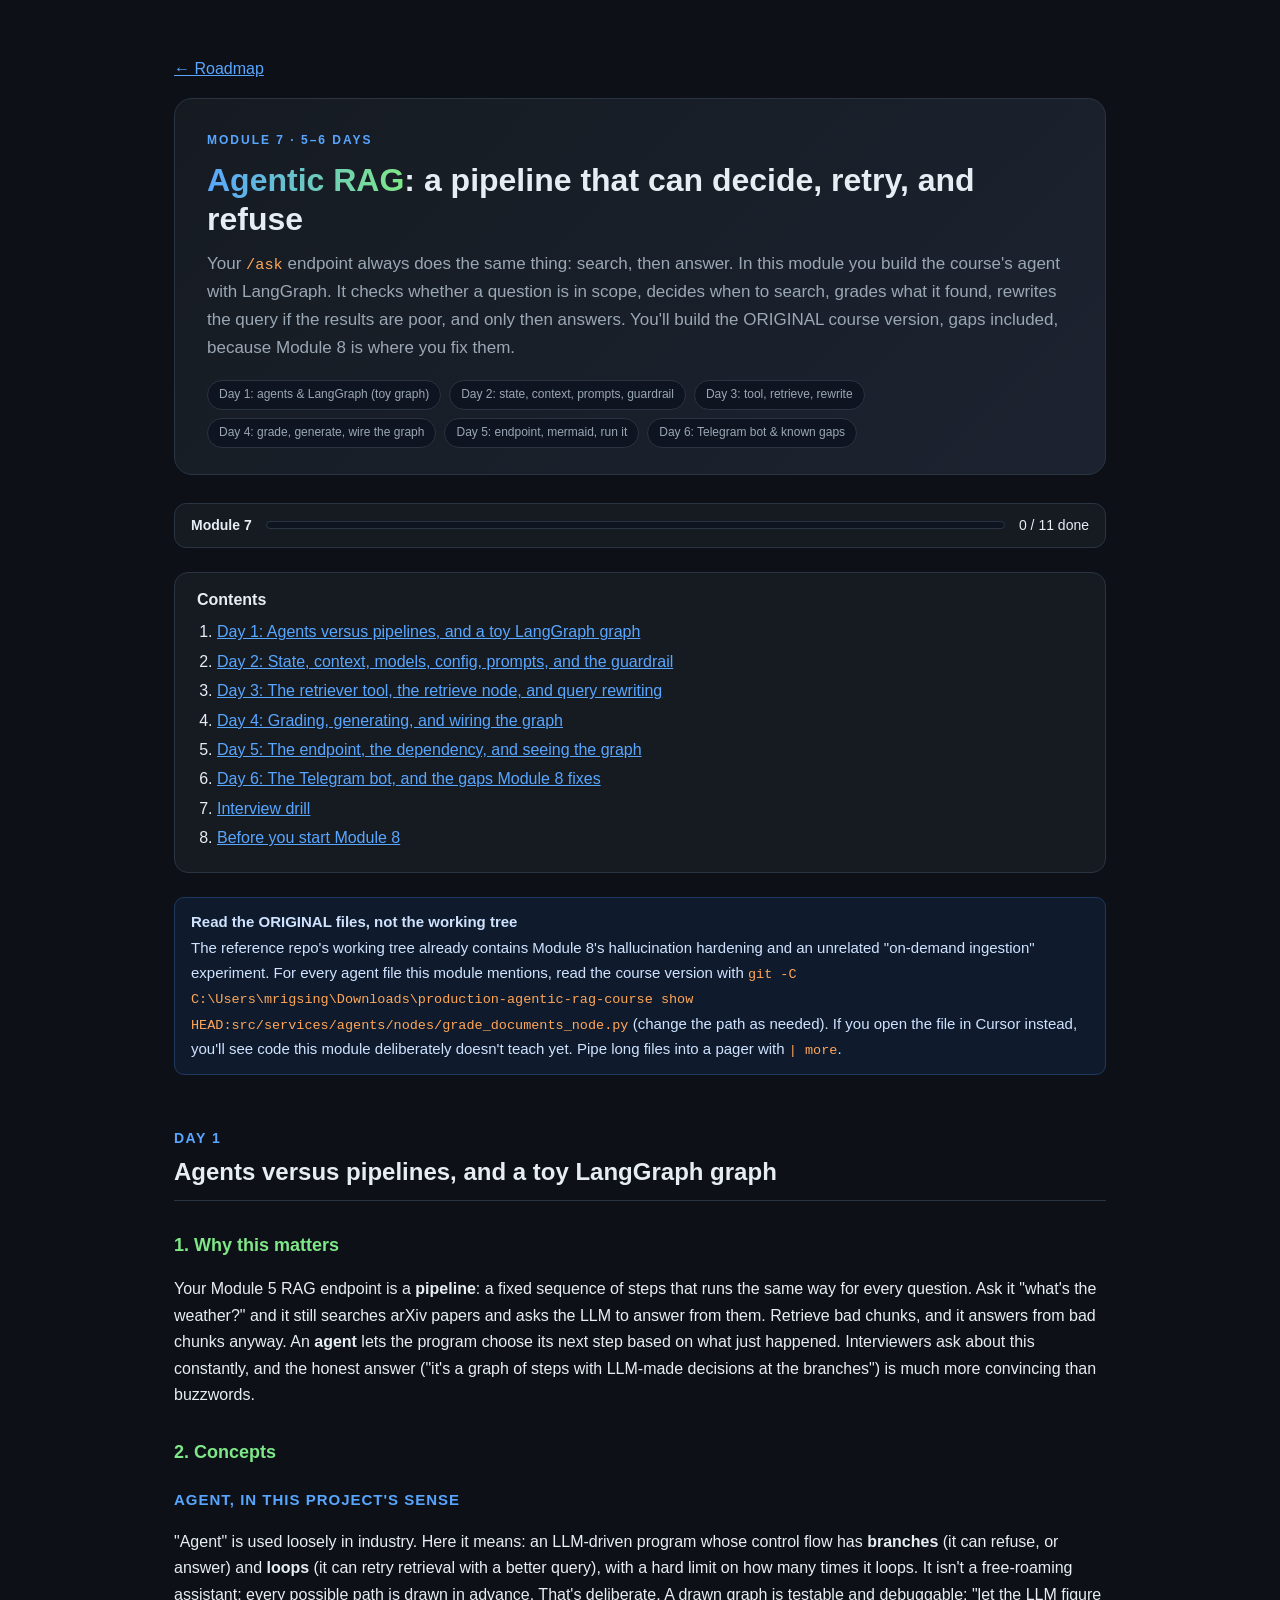
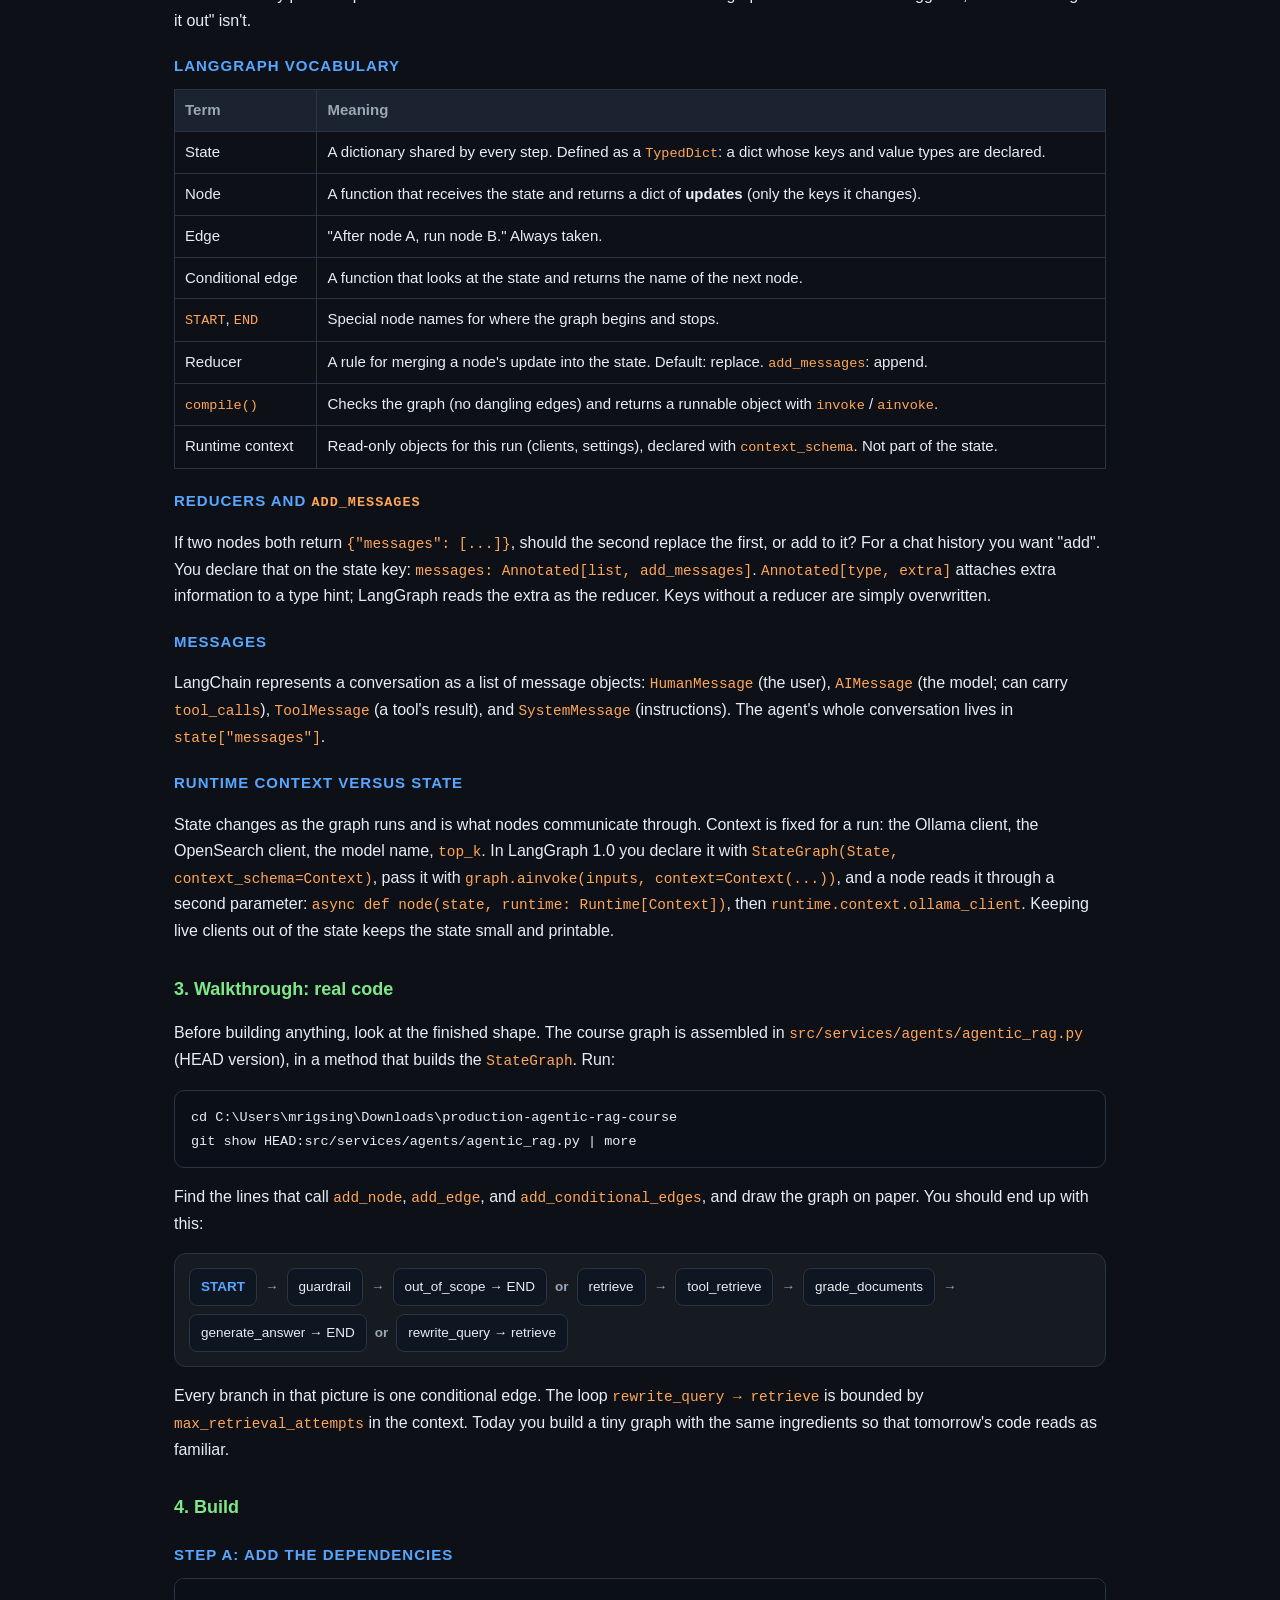
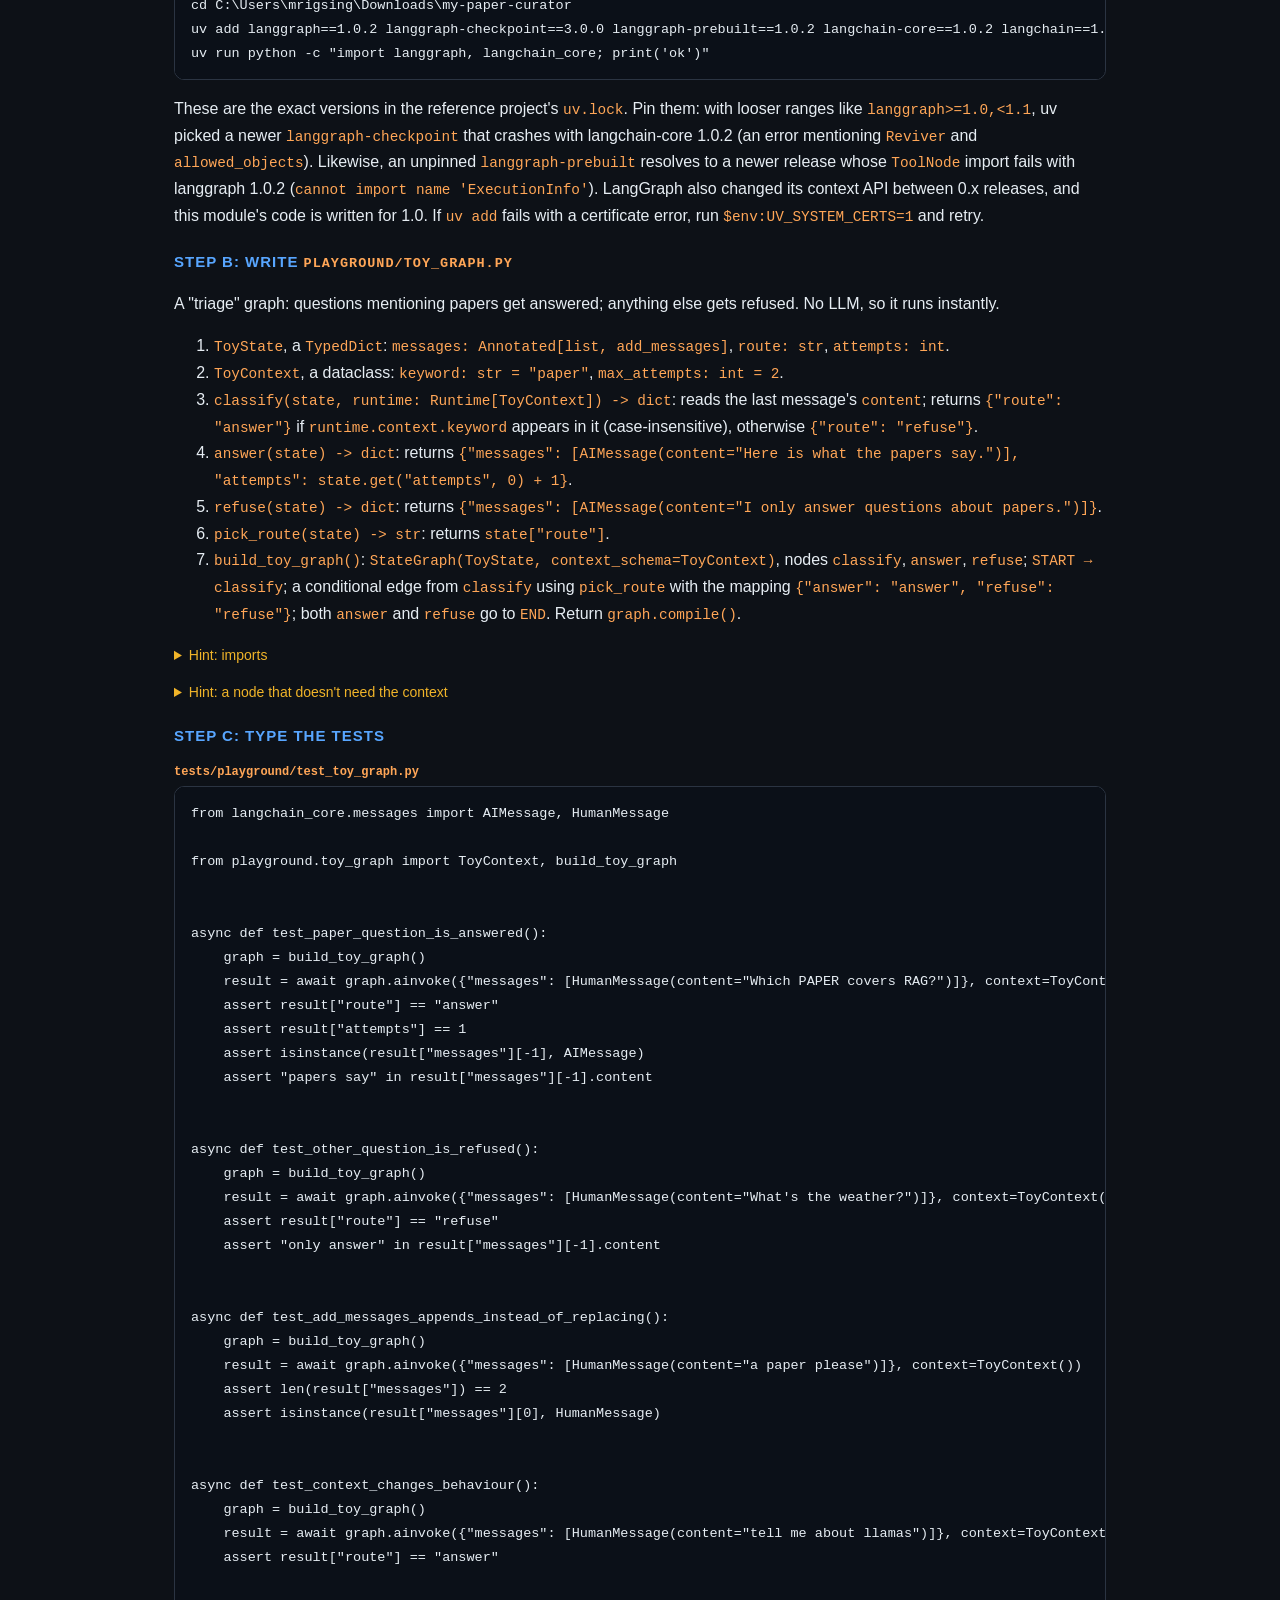
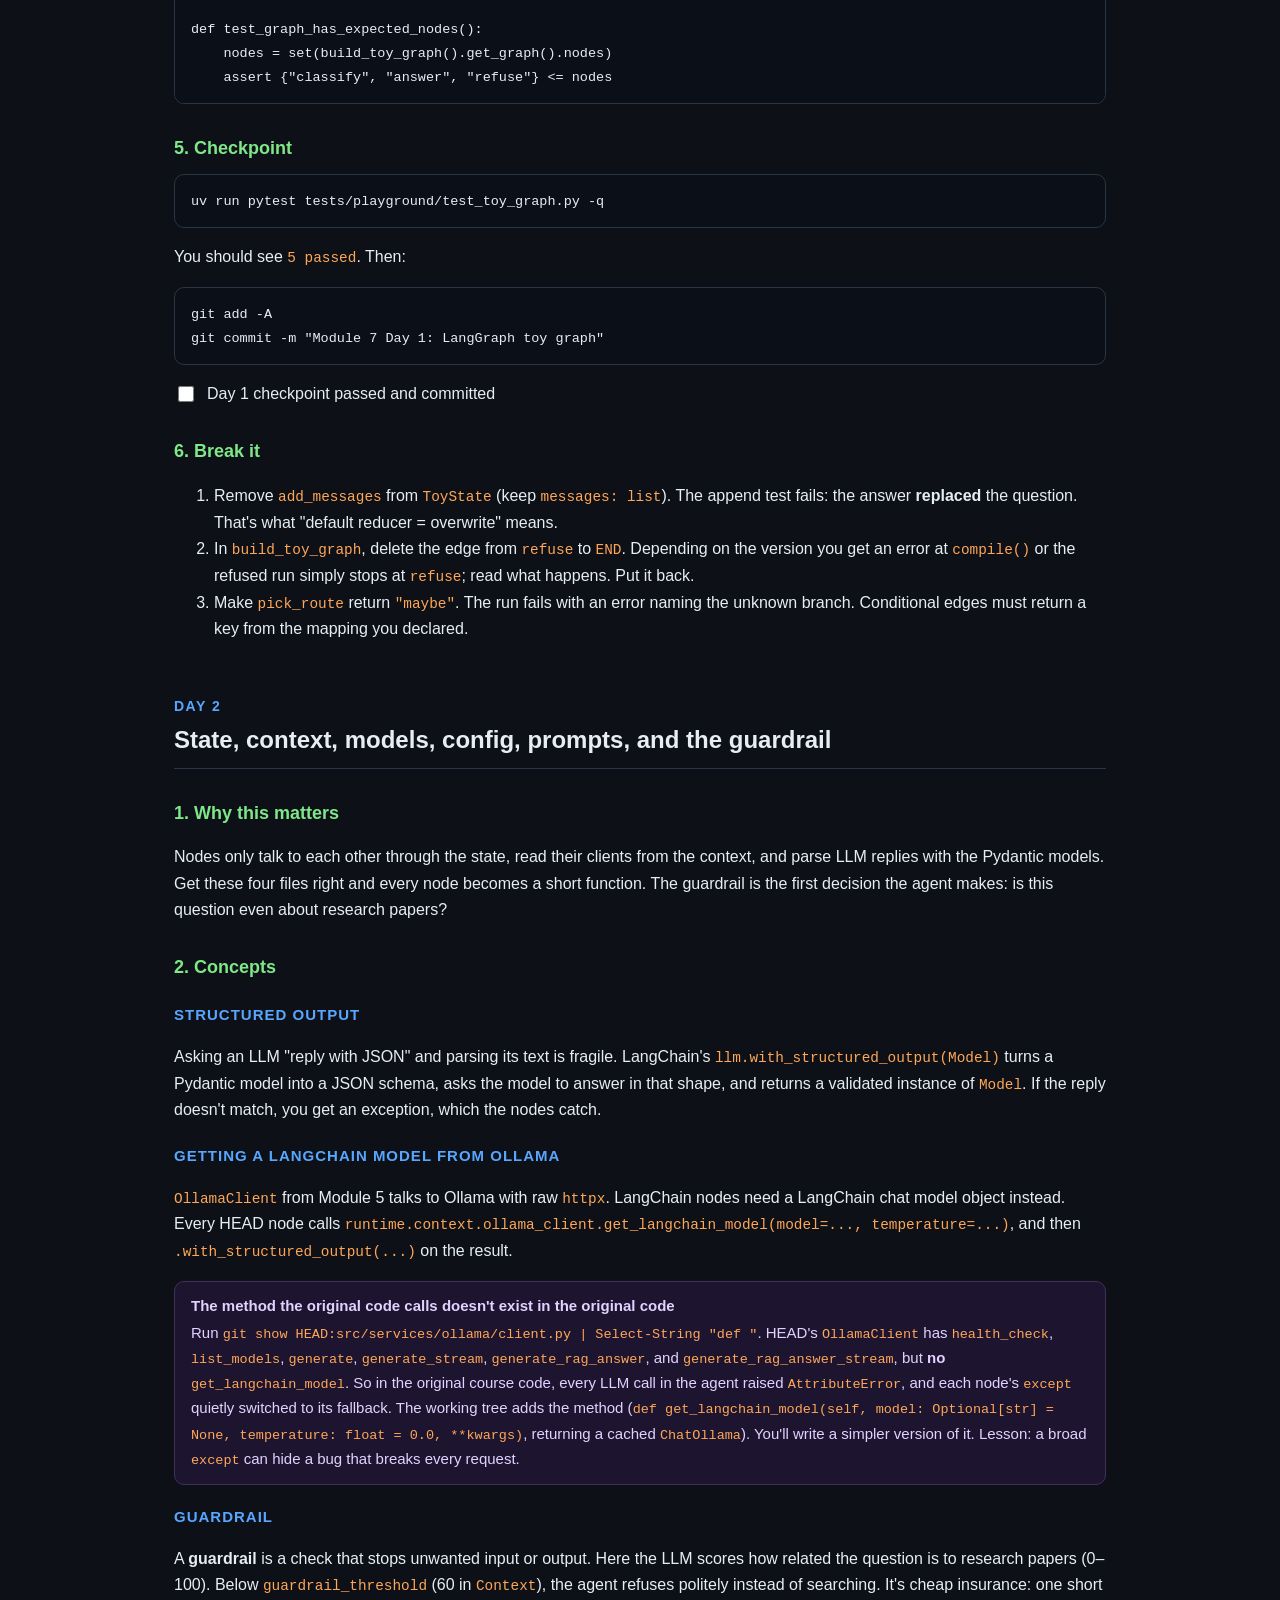
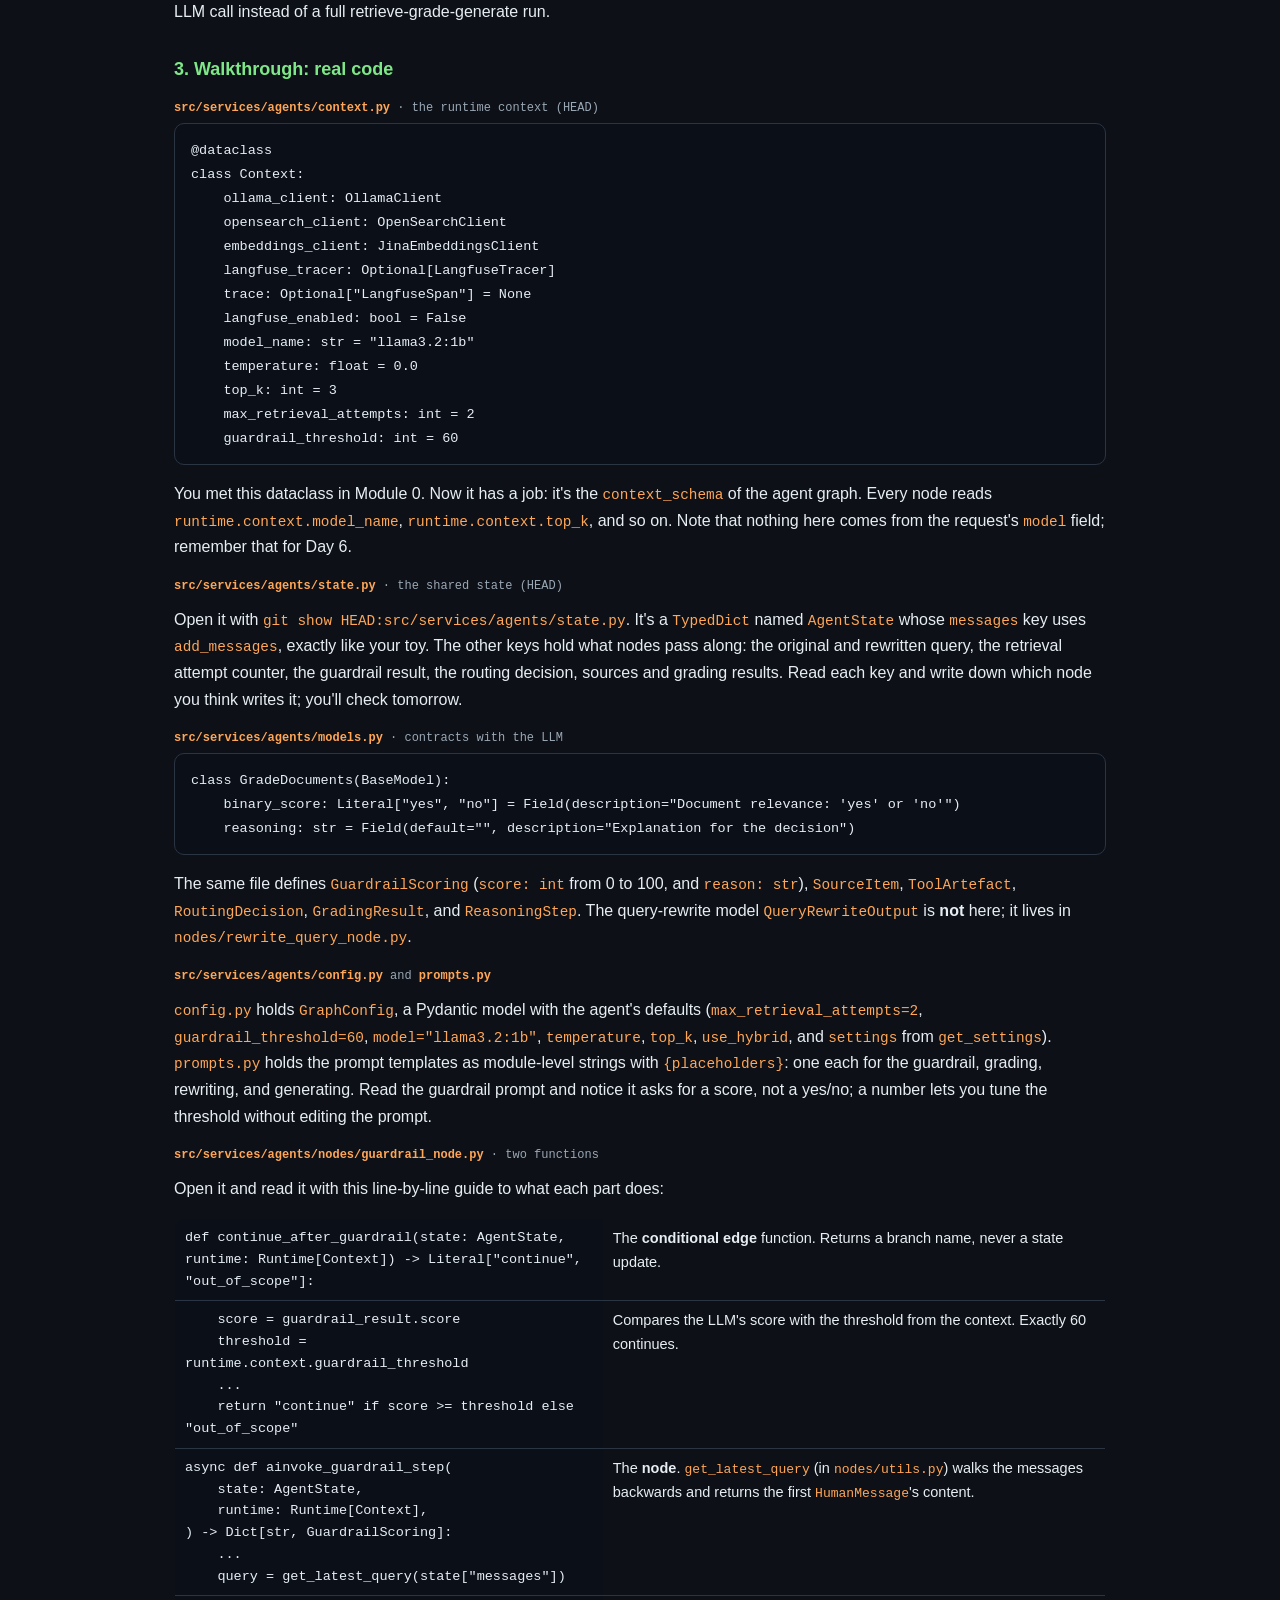
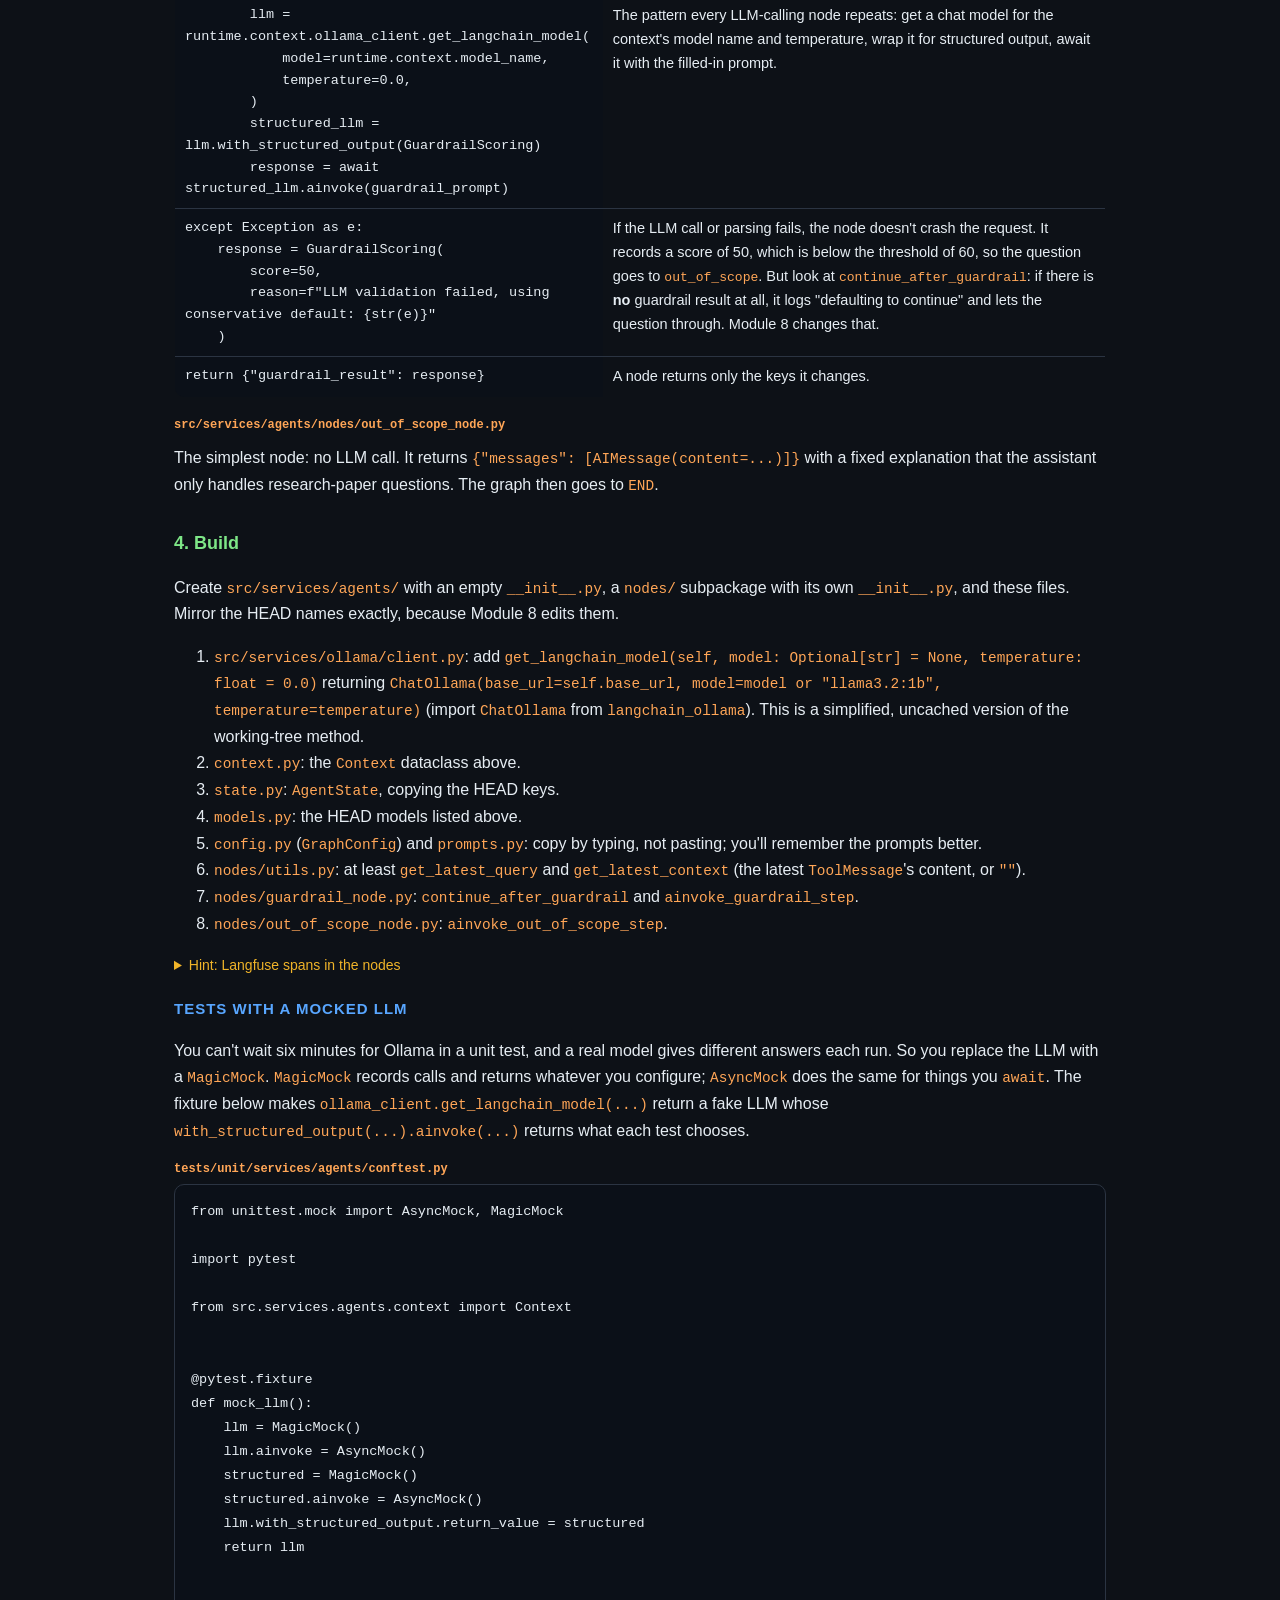
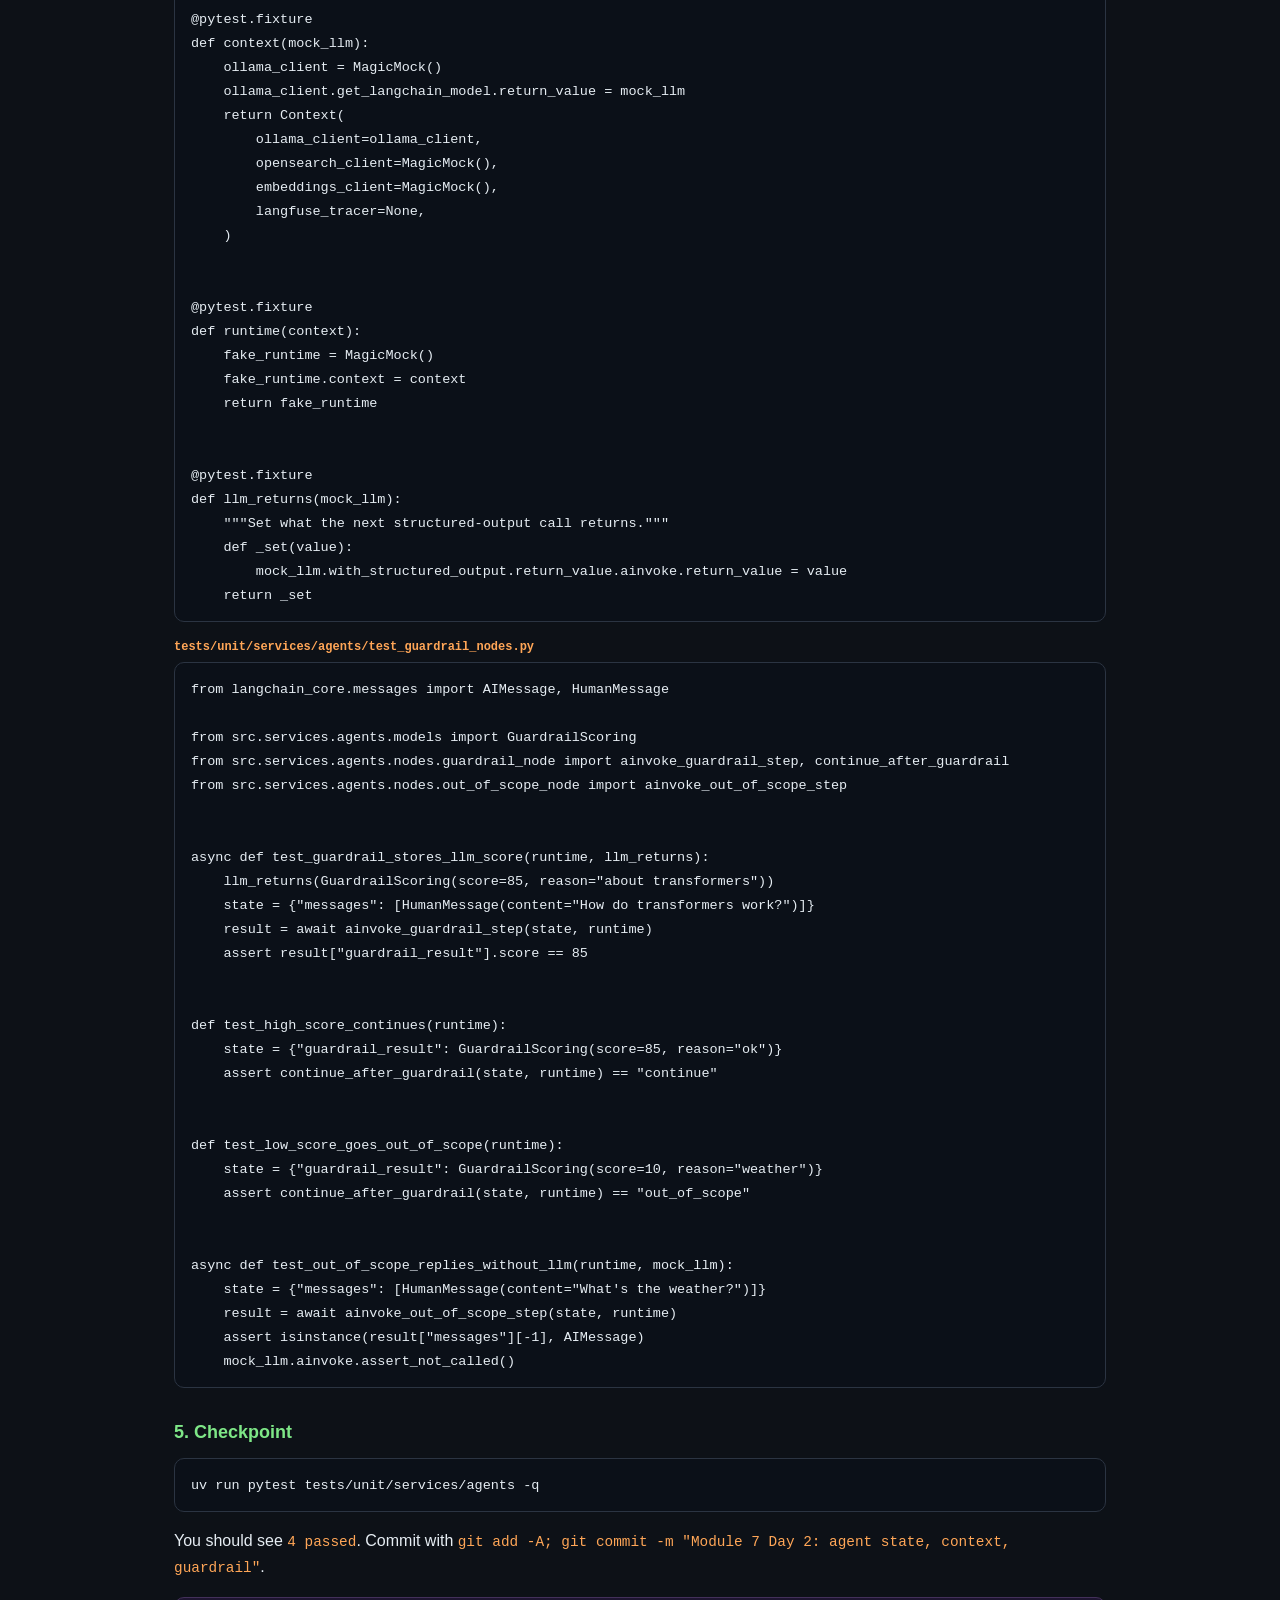
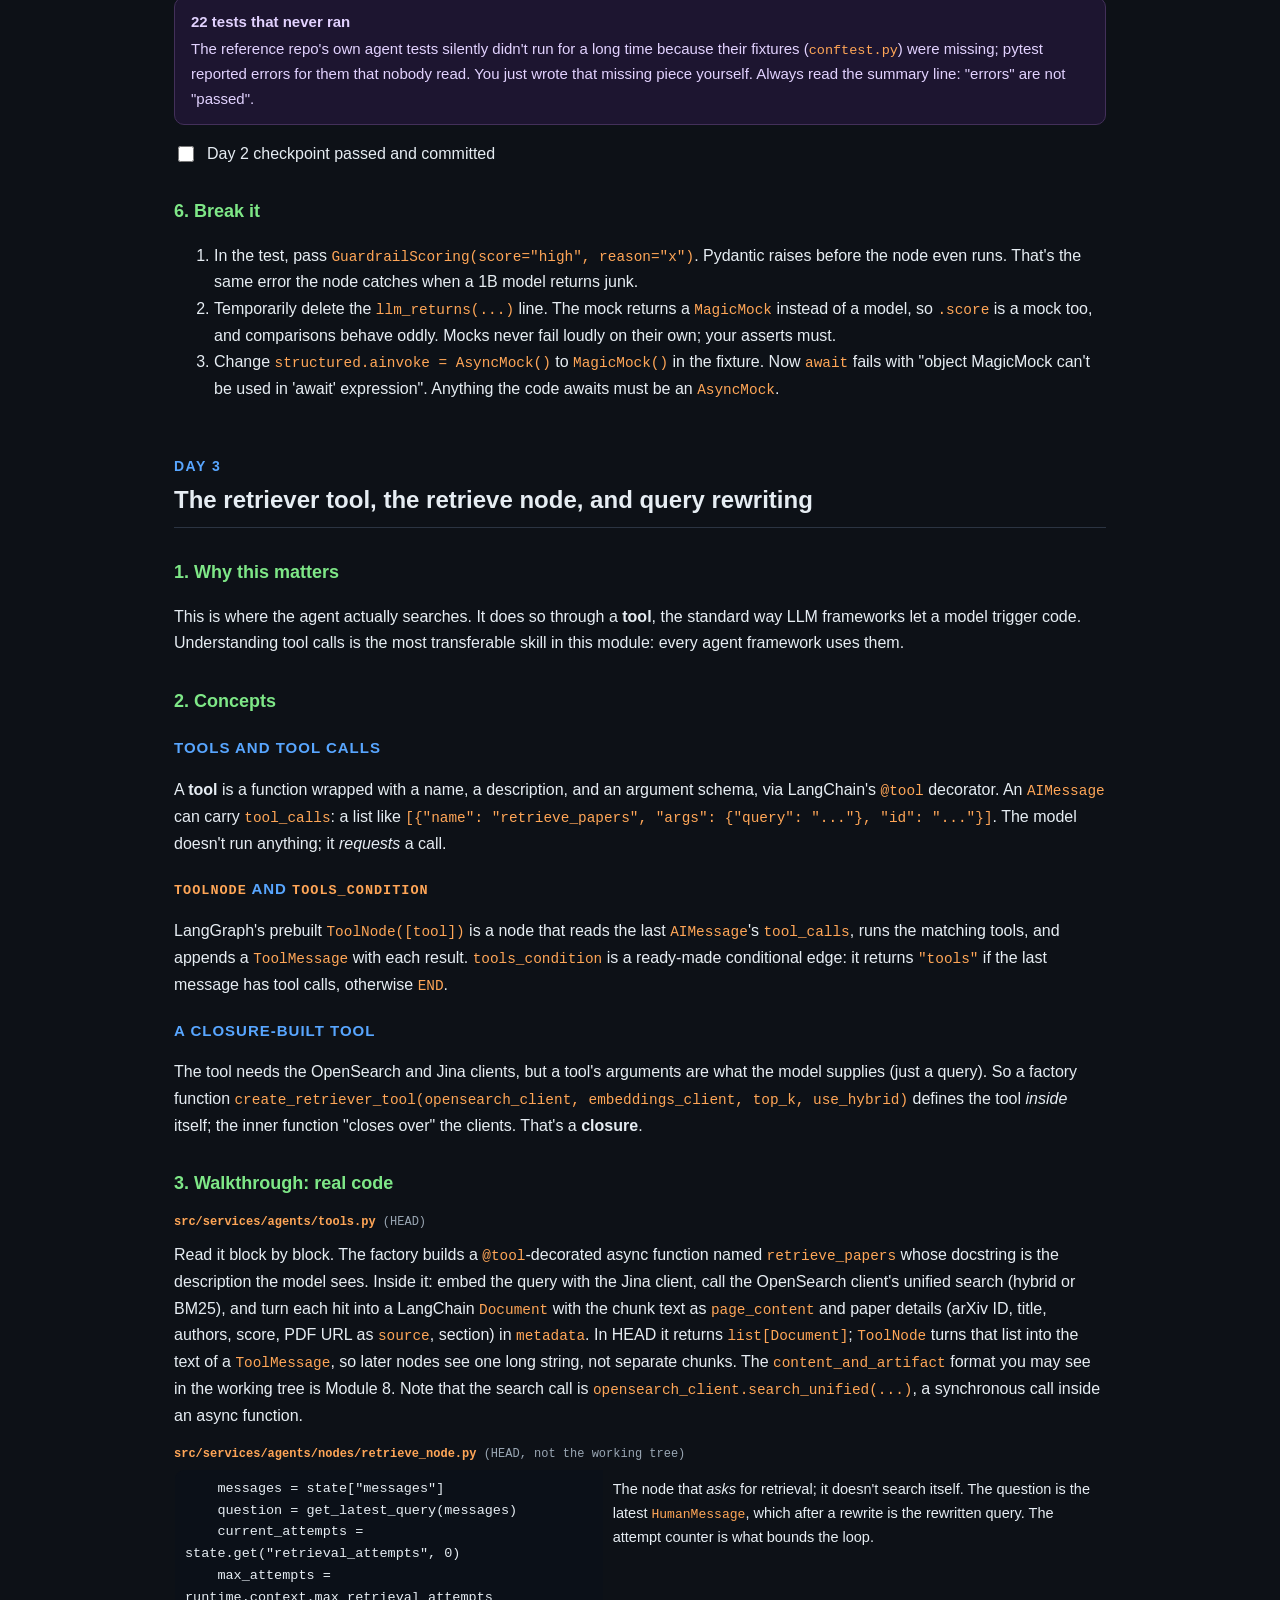
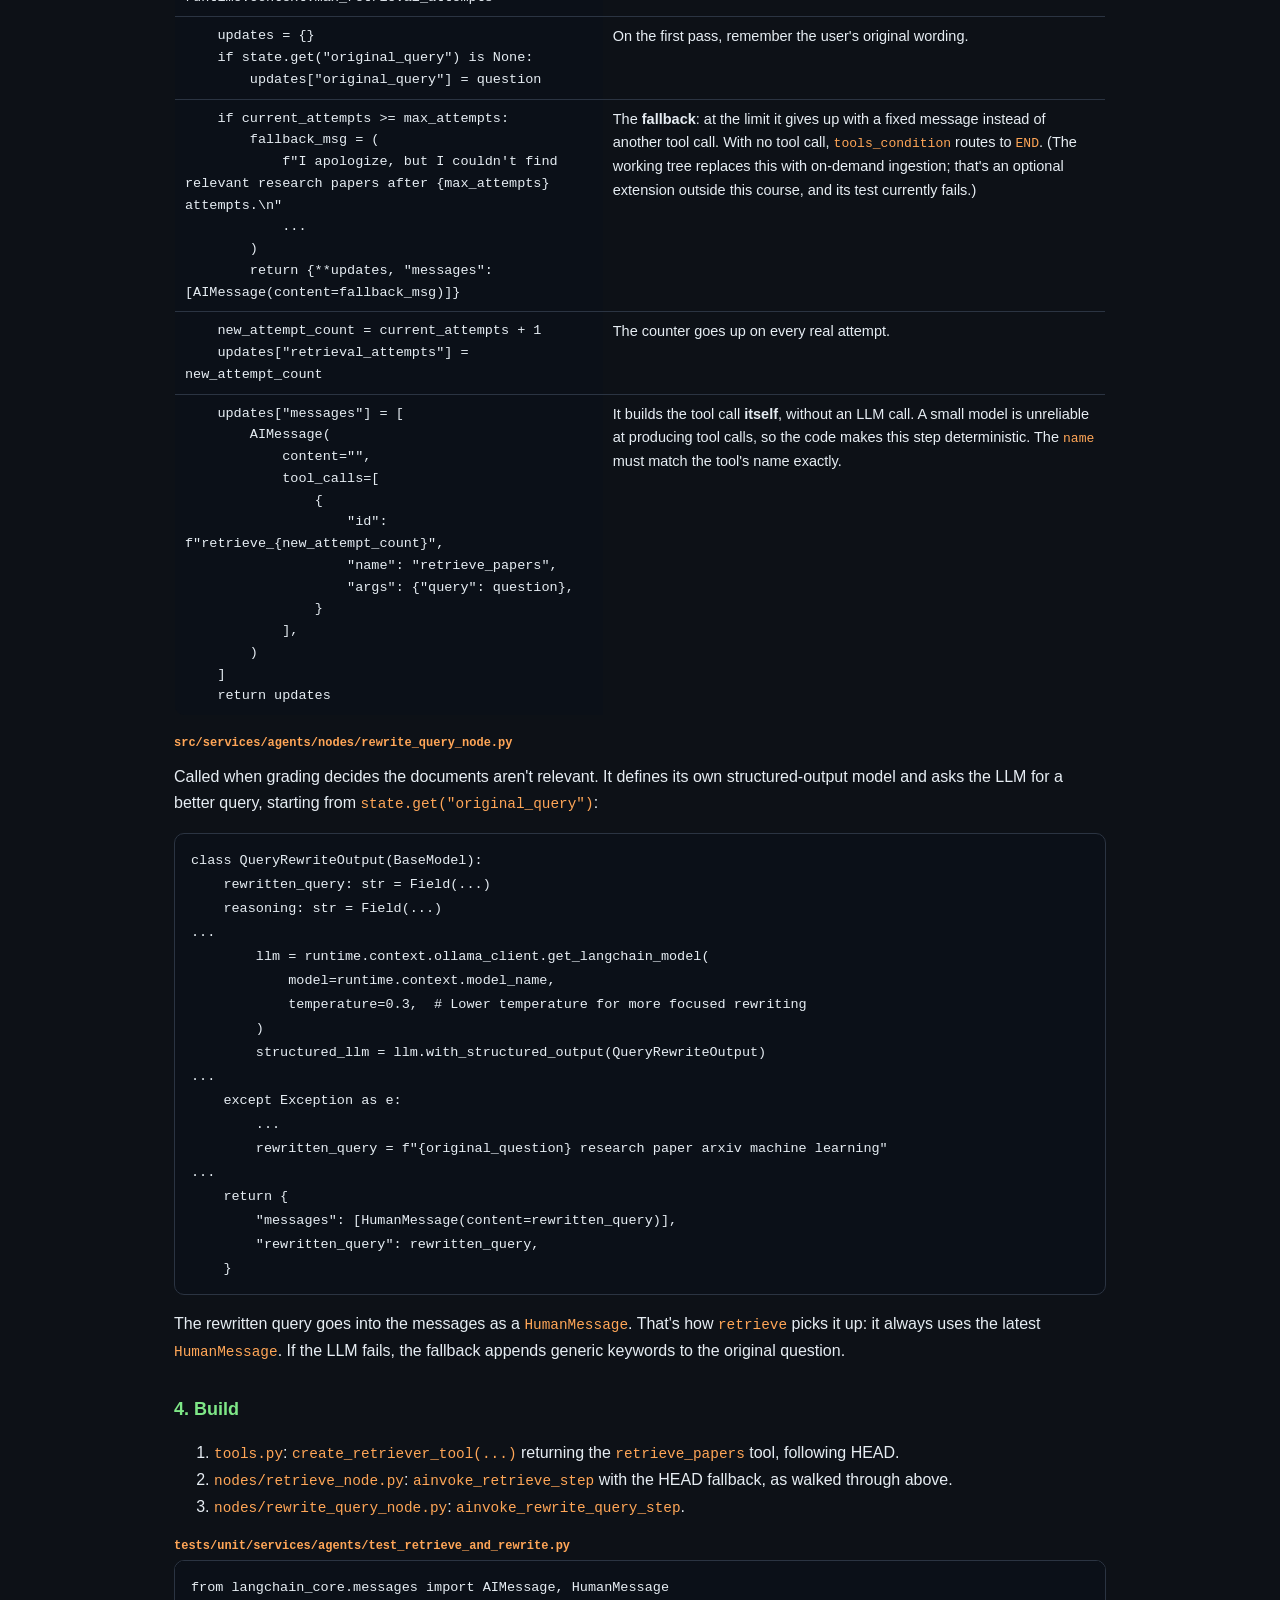
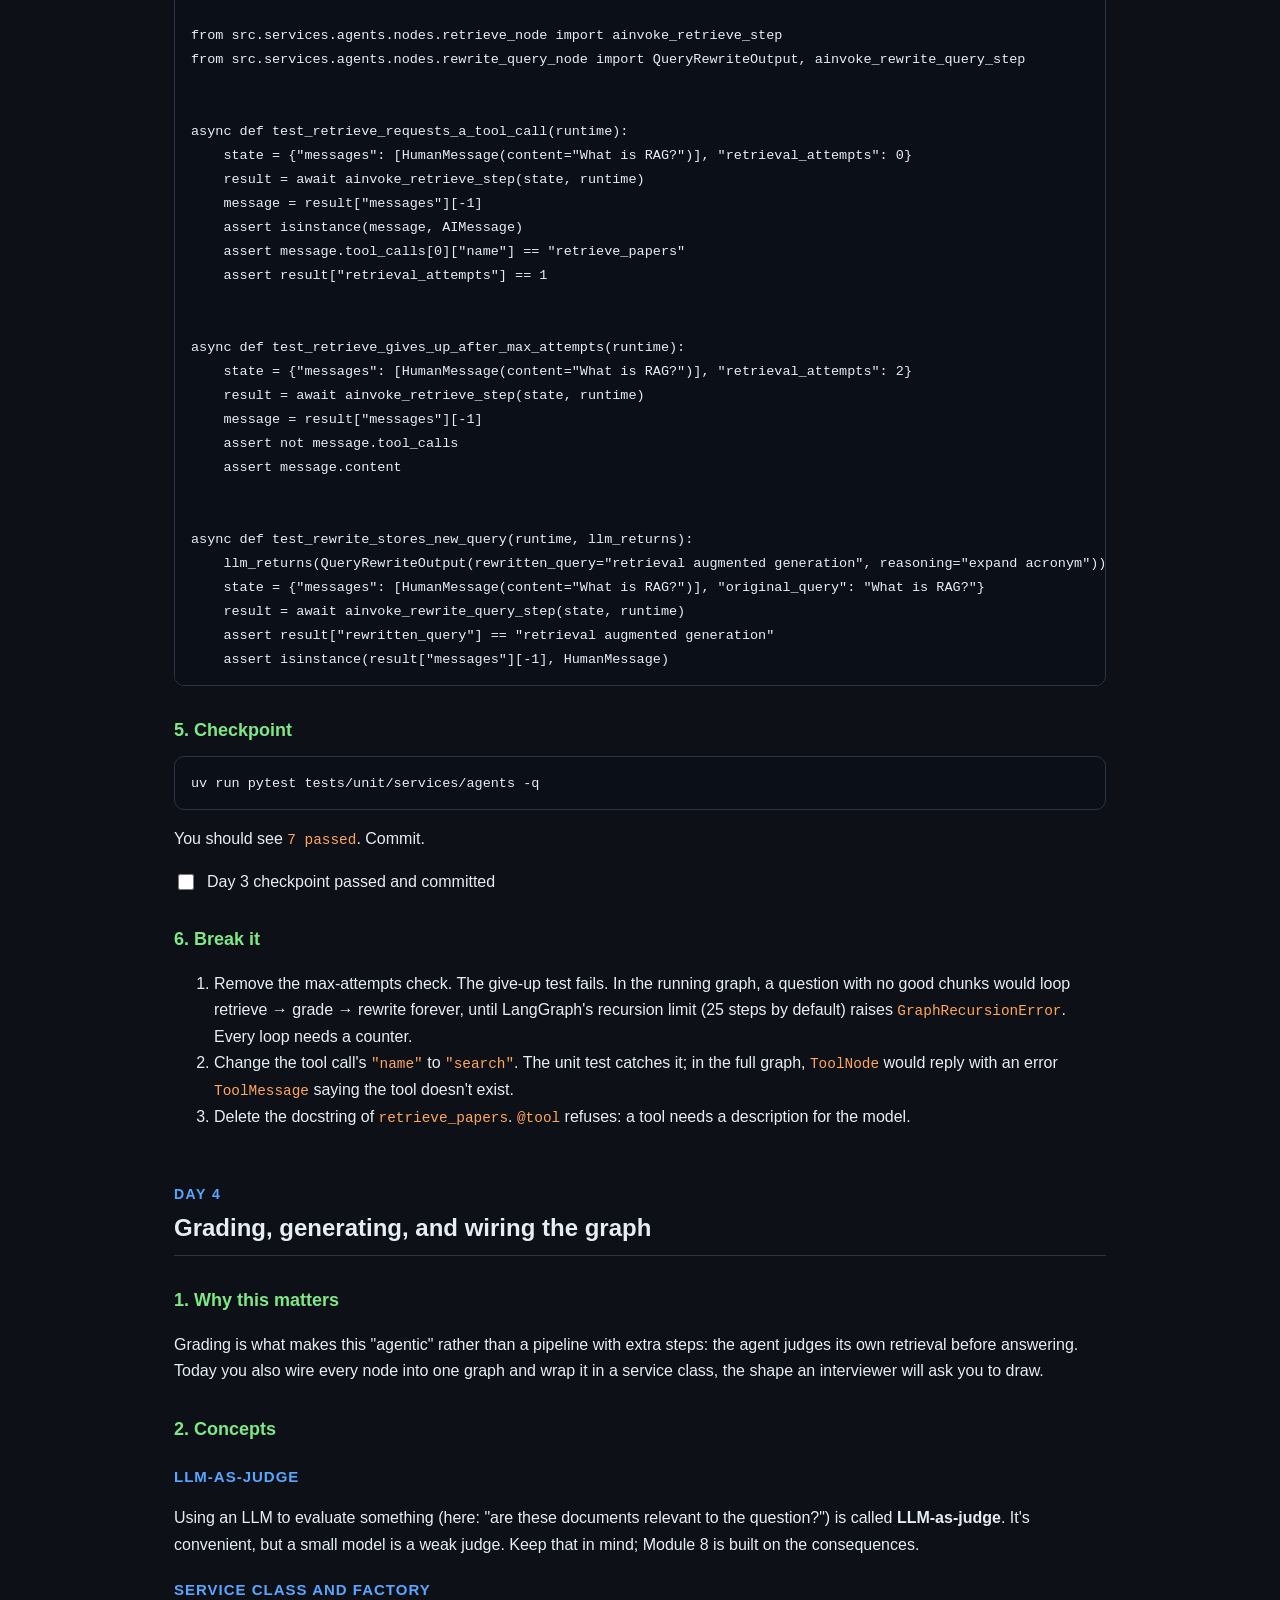
<file: rag-learning-guide/module-07-agentic-rag.html>
<!DOCTYPE html>
<html lang="en">
<head>
<meta charset="UTF-8" />
<meta name="viewport" content="width=device-width, initial-scale=1.0" />
<title>Module 7 — Agentic RAG</title>
<link rel="stylesheet" href="assets/guide.css" />
</head>
<body>
<div class="wrap">

  <p><a href="index.html">&larr; Roadmap</a></p>

  <header class="hero">
    <p class="kicker">Module 7 &middot; 5&ndash;6 days</p>
    <h1><span class="grad">Agentic RAG</span>: a pipeline that can decide, retry, and refuse</h1>
    <p class="lede">
      Your <code>/ask</code> endpoint always does the same thing: search, then answer. In this module you build the course's
      agent with LangGraph. It checks whether a question is in scope, decides when to search, grades what it found, rewrites
      the query if the results are poor, and only then answers. You'll build the ORIGINAL course version, gaps included,
      because Module 8 is where you fix them.
    </p>
    <div class="pill-row">
      <span class="pill">Day 1: agents &amp; LangGraph (toy graph)</span>
      <span class="pill">Day 2: state, context, prompts, guardrail</span>
      <span class="pill">Day 3: tool, retrieve, rewrite</span>
      <span class="pill">Day 4: grade, generate, wire the graph</span>
      <span class="pill">Day 5: endpoint, mermaid, run it</span>
      <span class="pill">Day 6: Telegram bot &amp; known gaps</span>
    </div>
  </header>

  <div class="progress"><strong>Module 7</strong><div class="bar"><span></span></div><span class="count"></span></div>

  <div class="toc">
    <strong>Contents</strong>
    <ol>
      <li><a href="#day1">Day 1: Agents versus pipelines, and a toy LangGraph graph</a></li>
      <li><a href="#day2">Day 2: State, context, models, config, prompts, and the guardrail</a></li>
      <li><a href="#day3">Day 3: The retriever tool, the retrieve node, and query rewriting</a></li>
      <li><a href="#day4">Day 4: Grading, generating, and wiring the graph</a></li>
      <li><a href="#day5">Day 5: The endpoint, the dependency, and seeing the graph</a></li>
      <li><a href="#day6">Day 6: The Telegram bot, and the gaps Module 8 fixes</a></li>
      <li><a href="#drill">Interview drill</a></li>
      <li><a href="#done">Before you start Module 8</a></li>
    </ol>
  </div>

  <div class="callout info">
    <b>Read the ORIGINAL files, not the working tree</b>
    The reference repo's working tree already contains Module 8's hallucination hardening and an unrelated "on-demand
    ingestion" experiment. For every agent file this module mentions, read the course version with
    <code>git -C C:\Users\mrigsing\Downloads\production-agentic-rag-course show HEAD:src/services/agents/nodes/grade_documents_node.py</code>
    (change the path as needed). If you open the file in Cursor instead, you'll see code this module deliberately doesn't teach yet.
    Pipe long files into a pager with <code>| more</code>.
  </div>

  <!-- ================================================================== -->
  <!-- DAY 1                                                              -->
  <!-- ================================================================== -->
  <h2 id="day1"><span class="day">Day 1</span>Agents versus pipelines, and a toy LangGraph graph</h2>

  <h3>1. Why this matters</h3>
  <p>
    Your Module 5 RAG endpoint is a <b>pipeline</b>: a fixed sequence of steps that runs the same way for every question.
    Ask it "what's the weather?" and it still searches arXiv papers and asks the LLM to answer from them. Retrieve bad chunks,
    and it answers from bad chunks anyway. An <b>agent</b> lets the program choose its next step based on what just happened.
    Interviewers ask about this constantly, and the honest answer ("it's a graph of steps with LLM-made decisions at the
    branches") is much more convincing than buzzwords.
  </p>

  <h3>2. Concepts</h3>
  <h4>Agent, in this project's sense</h4>
  <p>
    "Agent" is used loosely in industry. Here it means: an LLM-driven program whose control flow has <b>branches</b> (it can
    refuse, or answer) and <b>loops</b> (it can retry retrieval with a better query), with a hard limit on how many times it loops.
    It isn't a free-roaming assistant: every possible path is drawn in advance. That's deliberate. A drawn graph is testable
    and debuggable; "let the LLM figure it out" isn't.
  </p>

  <h4>LangGraph vocabulary</h4>
  <table class="plain">
    <tr><th>Term</th><th>Meaning</th></tr>
    <tr><td>State</td><td>A dictionary shared by every step. Defined as a <code>TypedDict</code>: a dict whose keys and value types are declared.</td></tr>
    <tr><td>Node</td><td>A function that receives the state and returns a dict of <b>updates</b> (only the keys it changes).</td></tr>
    <tr><td>Edge</td><td>"After node A, run node B." Always taken.</td></tr>
    <tr><td>Conditional edge</td><td>A function that looks at the state and returns the name of the next node.</td></tr>
    <tr><td><code>START</code>, <code>END</code></td><td>Special node names for where the graph begins and stops.</td></tr>
    <tr><td>Reducer</td><td>A rule for merging a node's update into the state. Default: replace. <code>add_messages</code>: append.</td></tr>
    <tr><td><code>compile()</code></td><td>Checks the graph (no dangling edges) and returns a runnable object with <code>invoke</code> / <code>ainvoke</code>.</td></tr>
    <tr><td>Runtime context</td><td>Read-only objects for this run (clients, settings), declared with <code>context_schema</code>. Not part of the state.</td></tr>
  </table>

  <h4>Reducers and <code>add_messages</code></h4>
  <p>
    If two nodes both return <code>{"messages": [...]}</code>, should the second replace the first, or add to it? For a chat
    history you want "add". You declare that on the state key: <code>messages: Annotated[list, add_messages]</code>.
    <code>Annotated[type, extra]</code> attaches extra information to a type hint; LangGraph reads the extra as the reducer.
    Keys without a reducer are simply overwritten.
  </p>

  <h4>Messages</h4>
  <p>
    LangChain represents a conversation as a list of message objects: <code>HumanMessage</code> (the user),
    <code>AIMessage</code> (the model; can carry <code>tool_calls</code>), <code>ToolMessage</code> (a tool's result), and
    <code>SystemMessage</code> (instructions). The agent's whole conversation lives in <code>state["messages"]</code>.
  </p>

  <h4>Runtime context versus state</h4>
  <p>
    State changes as the graph runs and is what nodes communicate through. Context is fixed for a run: the Ollama client, the
    OpenSearch client, the model name, <code>top_k</code>. In LangGraph 1.0 you declare it with
    <code>StateGraph(State, context_schema=Context)</code>, pass it with <code>graph.ainvoke(inputs, context=Context(...))</code>,
    and a node reads it through a second parameter: <code>async def node(state, runtime: Runtime[Context])</code>, then
    <code>runtime.context.ollama_client</code>. Keeping live clients out of the state keeps the state small and printable.
  </p>

  <h3>3. Walkthrough: real code</h3>
  <p>
    Before building anything, look at the finished shape. The course graph is assembled in
    <code>src/services/agents/agentic_rag.py</code> (HEAD version), in a method that builds the <code>StateGraph</code>. Run:
  </p>
  <pre><code>cd C:\Users\mrigsing\Downloads\production-agentic-rag-course
git show HEAD:src/services/agents/agentic_rag.py | more</code></pre>
  <p>Find the lines that call <code>add_node</code>, <code>add_edge</code>, and <code>add_conditional_edges</code>, and draw the graph on paper. You should end up with this:</p>
  <div class="flow">
    <span class="node"><b>START</b></span><span class="arrow">&rarr;</span>
    <span class="node">guardrail</span><span class="arrow">&rarr;</span>
    <span class="node">out_of_scope &rarr; END</span><span class="arrow">or</span>
    <span class="node">retrieve</span><span class="arrow">&rarr;</span>
    <span class="node">tool_retrieve</span><span class="arrow">&rarr;</span>
    <span class="node">grade_documents</span><span class="arrow">&rarr;</span>
    <span class="node">generate_answer &rarr; END</span><span class="arrow">or</span>
    <span class="node">rewrite_query &rarr; retrieve</span>
  </div>
  <p>
    Every branch in that picture is one conditional edge. The loop <code>rewrite_query &rarr; retrieve</code> is bounded by
    <code>max_retrieval_attempts</code> in the context. Today you build a tiny graph with the same ingredients so that
    tomorrow's code reads as familiar.
  </p>

  <h3>4. Build</h3>
  <h4>Step A: add the dependencies</h4>
  <pre><code>cd C:\Users\mrigsing\Downloads\my-paper-curator
uv add langgraph==1.0.2 langgraph-checkpoint==3.0.0 langgraph-prebuilt==1.0.2 langchain-core==1.0.2 langchain==1.0.3 langchain-ollama==1.0.1
uv run python -c "import langgraph, langchain_core; print('ok')"</code></pre>
  <p>
    These are the exact versions in the reference project's <code>uv.lock</code>. Pin them: with looser ranges like
    <code>langgraph&gt;=1.0,&lt;1.1</code>, uv picked a newer <code>langgraph-checkpoint</code> that crashes with
    langchain-core 1.0.2 (an error mentioning <code>Reviver</code> and <code>allowed_objects</code>). Likewise, an unpinned
    <code>langgraph-prebuilt</code> resolves to a newer release whose <code>ToolNode</code> import fails with langgraph 1.0.2
    (<code>cannot import name 'ExecutionInfo'</code>). LangGraph also changed its
    context API between 0.x releases, and this module's code is written for 1.0. If <code>uv add</code> fails with a
    certificate error, run <code>$env:UV_SYSTEM_CERTS=1</code> and retry.
  </p>

  <h4>Step B: write <code>playground/toy_graph.py</code></h4>
  <p>A "triage" graph: questions mentioning papers get answered; anything else gets refused. No LLM, so it runs instantly.</p>
  <ol>
    <li><code>ToyState</code>, a <code>TypedDict</code>: <code>messages: Annotated[list, add_messages]</code>, <code>route: str</code>, <code>attempts: int</code>.</li>
    <li><code>ToyContext</code>, a dataclass: <code>keyword: str = "paper"</code>, <code>max_attempts: int = 2</code>.</li>
    <li><code>classify(state, runtime: Runtime[ToyContext]) -&gt; dict</code>: reads the last message's <code>content</code>; returns
      <code>{"route": "answer"}</code> if <code>runtime.context.keyword</code> appears in it (case-insensitive), otherwise <code>{"route": "refuse"}</code>.</li>
    <li><code>answer(state) -&gt; dict</code>: returns <code>{"messages": [AIMessage(content="Here is what the papers say.")], "attempts": state.get("attempts", 0) + 1}</code>.</li>
    <li><code>refuse(state) -&gt; dict</code>: returns <code>{"messages": [AIMessage(content="I only answer questions about papers.")]}</code>.</li>
    <li><code>pick_route(state) -&gt; str</code>: returns <code>state["route"]</code>.</li>
    <li><code>build_toy_graph()</code>: <code>StateGraph(ToyState, context_schema=ToyContext)</code>, nodes <code>classify</code>, <code>answer</code>,
      <code>refuse</code>; <code>START &rarr; classify</code>; a conditional edge from <code>classify</code> using <code>pick_route</code>
      with the mapping <code>{"answer": "answer", "refuse": "refuse"}</code>; both <code>answer</code> and <code>refuse</code> go to <code>END</code>. Return <code>graph.compile()</code>.</li>
  </ol>
  <details class="hint"><summary>Hint: imports</summary>
    <p><code>from langgraph.graph import StateGraph, START, END</code>, <code>from langgraph.graph.message import add_messages</code>,
      <code>from langgraph.runtime import Runtime</code>, <code>from langchain_core.messages import AIMessage, HumanMessage</code>.</p></details>
  <details class="hint"><summary>Hint: a node that doesn't need the context</summary>
    <p>Just leave out the <code>runtime</code> parameter. LangGraph inspects the function's signature and only passes it when asked.</p></details>

  <h4>Step C: type the tests</h4>
  <p class="file"><b>tests/playground/test_toy_graph.py</b></p>
  <pre><code>from langchain_core.messages import AIMessage, HumanMessage

from playground.toy_graph import ToyContext, build_toy_graph


async def test_paper_question_is_answered():
    graph = build_toy_graph()
    result = await graph.ainvoke({"messages": [HumanMessage(content="Which PAPER covers RAG?")]}, context=ToyContext())
    assert result["route"] == "answer"
    assert result["attempts"] == 1
    assert isinstance(result["messages"][-1], AIMessage)
    assert "papers say" in result["messages"][-1].content


async def test_other_question_is_refused():
    graph = build_toy_graph()
    result = await graph.ainvoke({"messages": [HumanMessage(content="What's the weather?")]}, context=ToyContext())
    assert result["route"] == "refuse"
    assert "only answer" in result["messages"][-1].content


async def test_add_messages_appends_instead_of_replacing():
    graph = build_toy_graph()
    result = await graph.ainvoke({"messages": [HumanMessage(content="a paper please")]}, context=ToyContext())
    assert len(result["messages"]) == 2
    assert isinstance(result["messages"][0], HumanMessage)


async def test_context_changes_behaviour():
    graph = build_toy_graph()
    result = await graph.ainvoke({"messages": [HumanMessage(content="tell me about llamas")]}, context=ToyContext(keyword="llama"))
    assert result["route"] == "answer"


def test_graph_has_expected_nodes():
    nodes = set(build_toy_graph().get_graph().nodes)
    assert {"classify", "answer", "refuse"} &lt;= nodes</code></pre>

  <h3>5. Checkpoint</h3>
  <pre><code>uv run pytest tests/playground/test_toy_graph.py -q</code></pre>
  <p>You should see <code>5 passed</code>. Then:</p>
  <pre><code>git add -A
git commit -m "Module 7 Day 1: LangGraph toy graph"</code></pre>
  <ul class="checklist"><li><input type="checkbox" data-id="m7-day1" /><span>Day 1 checkpoint passed and committed</span></li></ul>

  <h3>6. Break it</h3>
  <ol>
    <li>Remove <code>add_messages</code> from <code>ToyState</code> (keep <code>messages: list</code>). The append test fails: the answer
      <b>replaced</b> the question. That's what "default reducer = overwrite" means.</li>
    <li>In <code>build_toy_graph</code>, delete the edge from <code>refuse</code> to <code>END</code>. Depending on the version you get
      an error at <code>compile()</code> or the refused run simply stops at <code>refuse</code>; read what happens. Put it back.</li>
    <li>Make <code>pick_route</code> return <code>"maybe"</code>. The run fails with an error naming the unknown branch. Conditional
      edges must return a key from the mapping you declared.</li>
  </ol>

  <!-- ================================================================== -->
  <!-- DAY 2                                                              -->
  <!-- ================================================================== -->
  <h2 id="day2"><span class="day">Day 2</span>State, context, models, config, prompts, and the guardrail</h2>

  <h3>1. Why this matters</h3>
  <p>
    Nodes only talk to each other through the state, read their clients from the context, and parse LLM replies with the
    Pydantic models. Get these four files right and every node becomes a short function. The guardrail is the first
    decision the agent makes: is this question even about research papers?
  </p>

  <h3>2. Concepts</h3>
  <h4>Structured output</h4>
  <p>
    Asking an LLM "reply with JSON" and parsing its text is fragile. LangChain's <code>llm.with_structured_output(Model)</code>
    turns a Pydantic model into a JSON schema, asks the model to answer in that shape, and returns a validated instance of
    <code>Model</code>. If the reply doesn't match, you get an exception, which the nodes catch.
  </p>
  <h4>Getting a LangChain model from Ollama</h4>
  <p>
    <code>OllamaClient</code> from Module 5 talks to Ollama with raw <code>httpx</code>. LangChain nodes need a LangChain chat model
    object instead. Every HEAD node calls <code>runtime.context.ollama_client.get_langchain_model(model=..., temperature=...)</code>,
    and then <code>.with_structured_output(...)</code> on the result.
  </p>
  <div class="callout story"><b>The method the original code calls doesn't exist in the original code</b>
    Run <code>git show HEAD:src/services/ollama/client.py | Select-String "def "</code>. HEAD's <code>OllamaClient</code> has
    <code>health_check</code>, <code>list_models</code>, <code>generate</code>, <code>generate_stream</code>,
    <code>generate_rag_answer</code>, and <code>generate_rag_answer_stream</code>, but <b>no</b> <code>get_langchain_model</code>. So in the
    original course code, every LLM call in the agent raised <code>AttributeError</code>, and each node's <code>except</code> quietly
    switched to its fallback. The working tree adds the method
    (<code>def get_langchain_model(self, model: Optional[str] = None, temperature: float = 0.0, **kwargs)</code>, returning a cached
    <code>ChatOllama</code>). You'll write a simpler version of it. Lesson: a broad <code>except</code> can hide a bug that breaks
    every request.</div>
  <h4>Guardrail</h4>
  <p>
    A <b>guardrail</b> is a check that stops unwanted input or output. Here the LLM scores how related the question is to
    research papers (0&ndash;100). Below <code>guardrail_threshold</code> (60 in <code>Context</code>), the agent refuses politely
    instead of searching. It's cheap insurance: one short LLM call instead of a full retrieve-grade-generate run.
  </p>

  <h3>3. Walkthrough: real code</h3>
  <p class="file"><b>src/services/agents/context.py</b> &middot; the runtime context (HEAD)</p>
  <pre><code>@dataclass
class Context:
    ollama_client: OllamaClient
    opensearch_client: OpenSearchClient
    embeddings_client: JinaEmbeddingsClient
    langfuse_tracer: Optional[LangfuseTracer]
    trace: Optional["LangfuseSpan"] = None
    langfuse_enabled: bool = False
    model_name: str = "llama3.2:1b"
    temperature: float = 0.0
    top_k: int = 3
    max_retrieval_attempts: int = 2
    guardrail_threshold: int = 60</code></pre>
  <p>
    You met this dataclass in Module 0. Now it has a job: it's the <code>context_schema</code> of the agent graph. Every node
    reads <code>runtime.context.model_name</code>, <code>runtime.context.top_k</code>, and so on. Note that nothing here comes from
    the request's <code>model</code> field; remember that for Day 6.
  </p>

  <p class="file"><b>src/services/agents/state.py</b> &middot; the shared state (HEAD)</p>
  <p>
    Open it with <code>git show HEAD:src/services/agents/state.py</code>. It's a <code>TypedDict</code> named <code>AgentState</code>
    whose <code>messages</code> key uses <code>add_messages</code>, exactly like your toy. The other keys hold what nodes pass along:
    the original and rewritten query, the retrieval attempt counter, the guardrail result, the routing decision, sources and
    grading results. Read each key and write down which node you think writes it; you'll check tomorrow.
  </p>

  <p class="file"><b>src/services/agents/models.py</b> &middot; contracts with the LLM</p>
  <pre><code>class GradeDocuments(BaseModel):
    binary_score: Literal["yes", "no"] = Field(description="Document relevance: 'yes' or 'no'")
    reasoning: str = Field(default="", description="Explanation for the decision")</code></pre>
  <p>
    The same file defines <code>GuardrailScoring</code> (<code>score: int</code> from 0 to 100, and <code>reason: str</code>),
    <code>SourceItem</code>, <code>ToolArtefact</code>, <code>RoutingDecision</code>, <code>GradingResult</code>, and <code>ReasoningStep</code>.
    The query-rewrite model <code>QueryRewriteOutput</code> is <b>not</b> here; it lives in <code>nodes/rewrite_query_node.py</code>.
  </p>

  <p class="file"><b>src/services/agents/config.py</b> and <b>prompts.py</b></p>
  <p>
    <code>config.py</code> holds <code>GraphConfig</code>, a Pydantic model with the agent's defaults (<code>max_retrieval_attempts=2</code>,
    <code>guardrail_threshold=60</code>, <code>model="llama3.2:1b"</code>, <code>temperature</code>, <code>top_k</code>, <code>use_hybrid</code>,
    and <code>settings</code> from <code>get_settings</code>). <code>prompts.py</code> holds the prompt templates as module-level
    strings with <code>{placeholders}</code>: one each for the guardrail, grading, rewriting, and generating. Read the guardrail
    prompt and notice it asks for a score, not a yes/no; a number lets you tune the threshold without editing the prompt.
  </p>

  <p class="file"><b>src/services/agents/nodes/guardrail_node.py</b> &middot; two functions</p>
  <p>Open it and read it with this line-by-line guide to what each part does:</p>
  <table class="walk">
    <tr><td><pre><code>def continue_after_guardrail(state: AgentState, runtime: Runtime[Context]) -&gt; Literal["continue", "out_of_scope"]:</code></pre></td>
      <td>The <b>conditional edge</b> function. Returns a branch name, never a state update.</td></tr>
    <tr><td><pre><code>    score = guardrail_result.score
    threshold = runtime.context.guardrail_threshold
    ...
    return "continue" if score &gt;= threshold else "out_of_scope"</code></pre></td>
      <td>Compares the LLM's score with the threshold from the context. Exactly 60 continues.</td></tr>
    <tr><td><pre><code>async def ainvoke_guardrail_step(
    state: AgentState,
    runtime: Runtime[Context],
) -&gt; Dict[str, GuardrailScoring]:
    ...
    query = get_latest_query(state["messages"])</code></pre></td>
      <td>The <b>node</b>. <code>get_latest_query</code> (in <code>nodes/utils.py</code>) walks the messages backwards and returns the
        first <code>HumanMessage</code>'s content.</td></tr>
    <tr><td><pre><code>        llm = runtime.context.ollama_client.get_langchain_model(
            model=runtime.context.model_name,
            temperature=0.0,
        )
        structured_llm = llm.with_structured_output(GuardrailScoring)
        response = await structured_llm.ainvoke(guardrail_prompt)</code></pre></td>
      <td>The pattern every LLM-calling node repeats: get a chat model for the context's model name and temperature, wrap it
        for structured output, await it with the filled-in prompt.</td></tr>
    <tr><td><pre><code>except Exception as e:
    response = GuardrailScoring(
        score=50,
        reason=f"LLM validation failed, using conservative default: {str(e)}"
    )</code></pre></td>
      <td>If the LLM call or parsing fails, the node doesn't crash the request. It records a score of 50, which is below the
        threshold of 60, so the question goes to <code>out_of_scope</code>. But look at <code>continue_after_guardrail</code>: if there is
        <b>no</b> guardrail result at all, it logs "defaulting to continue" and lets the question through. Module 8 changes that.</td></tr>
    <tr><td><pre><code>return {"guardrail_result": response}</code></pre></td>
      <td>A node returns only the keys it changes.</td></tr>
  </table>

  <p class="file"><b>src/services/agents/nodes/out_of_scope_node.py</b></p>
  <p>
    The simplest node: no LLM call. It returns <code>{"messages": [AIMessage(content=...)]}</code> with a fixed explanation that
    the assistant only handles research-paper questions. The graph then goes to <code>END</code>.
  </p>

  <h3>4. Build</h3>
  <p>
    Create <code>src/services/agents/</code> with an empty <code>__init__.py</code>, a <code>nodes/</code> subpackage with its own
    <code>__init__.py</code>, and these files. Mirror the HEAD names exactly, because Module 8 edits them.
  </p>
  <ol>
    <li><code>src/services/ollama/client.py</code>: add <code>get_langchain_model(self, model: Optional[str] = None, temperature: float = 0.0)</code>
      returning <code>ChatOllama(base_url=self.base_url, model=model or "llama3.2:1b", temperature=temperature)</code>
      (import <code>ChatOllama</code> from <code>langchain_ollama</code>). This is a simplified, uncached version of the working-tree method.</li>
    <li><code>context.py</code>: the <code>Context</code> dataclass above.</li>
    <li><code>state.py</code>: <code>AgentState</code>, copying the HEAD keys.</li>
    <li><code>models.py</code>: the HEAD models listed above.</li>
    <li><code>config.py</code> (<code>GraphConfig</code>) and <code>prompts.py</code>: copy by typing, not pasting; you'll remember the prompts better.</li>
    <li><code>nodes/utils.py</code>: at least <code>get_latest_query</code> and <code>get_latest_context</code> (the latest <code>ToolMessage</code>'s content, or <code>""</code>).</li>
    <li><code>nodes/guardrail_node.py</code>: <code>continue_after_guardrail</code> and <code>ainvoke_guardrail_step</code>.</li>
    <li><code>nodes/out_of_scope_node.py</code>: <code>ainvoke_out_of_scope_step</code>.</li>
  </ol>
  <details class="hint"><summary>Hint: Langfuse spans in the nodes</summary>
    <p>HEAD nodes create Langfuse spans only when <code>runtime.context.langfuse_enabled and runtime.context.trace</code>. You can leave
      the span code out for now; the tests run with tracing disabled.</p></details>

  <h4>Tests with a mocked LLM</h4>
  <p>
    You can't wait six minutes for Ollama in a unit test, and a real model gives different answers each run. So you replace
    the LLM with a <code>MagicMock</code>. <code>MagicMock</code> records calls and returns whatever you configure;
    <code>AsyncMock</code> does the same for things you <code>await</code>. The fixture below makes
    <code>ollama_client.get_langchain_model(...)</code> return a fake LLM whose
    <code>with_structured_output(...).ainvoke(...)</code> returns what each test chooses.
  </p>
  <p class="file"><b>tests/unit/services/agents/conftest.py</b></p>
  <pre><code>from unittest.mock import AsyncMock, MagicMock

import pytest

from src.services.agents.context import Context


@pytest.fixture
def mock_llm():
    llm = MagicMock()
    llm.ainvoke = AsyncMock()
    structured = MagicMock()
    structured.ainvoke = AsyncMock()
    llm.with_structured_output.return_value = structured
    return llm


@pytest.fixture
def context(mock_llm):
    ollama_client = MagicMock()
    ollama_client.get_langchain_model.return_value = mock_llm
    return Context(
        ollama_client=ollama_client,
        opensearch_client=MagicMock(),
        embeddings_client=MagicMock(),
        langfuse_tracer=None,
    )


@pytest.fixture
def runtime(context):
    fake_runtime = MagicMock()
    fake_runtime.context = context
    return fake_runtime


@pytest.fixture
def llm_returns(mock_llm):
    """Set what the next structured-output call returns."""
    def _set(value):
        mock_llm.with_structured_output.return_value.ainvoke.return_value = value
    return _set</code></pre>

  <p class="file"><b>tests/unit/services/agents/test_guardrail_nodes.py</b></p>
  <pre><code>from langchain_core.messages import AIMessage, HumanMessage

from src.services.agents.models import GuardrailScoring
from src.services.agents.nodes.guardrail_node import ainvoke_guardrail_step, continue_after_guardrail
from src.services.agents.nodes.out_of_scope_node import ainvoke_out_of_scope_step


async def test_guardrail_stores_llm_score(runtime, llm_returns):
    llm_returns(GuardrailScoring(score=85, reason="about transformers"))
    state = {"messages": [HumanMessage(content="How do transformers work?")]}
    result = await ainvoke_guardrail_step(state, runtime)
    assert result["guardrail_result"].score == 85


def test_high_score_continues(runtime):
    state = {"guardrail_result": GuardrailScoring(score=85, reason="ok")}
    assert continue_after_guardrail(state, runtime) == "continue"


def test_low_score_goes_out_of_scope(runtime):
    state = {"guardrail_result": GuardrailScoring(score=10, reason="weather")}
    assert continue_after_guardrail(state, runtime) == "out_of_scope"


async def test_out_of_scope_replies_without_llm(runtime, mock_llm):
    state = {"messages": [HumanMessage(content="What's the weather?")]}
    result = await ainvoke_out_of_scope_step(state, runtime)
    assert isinstance(result["messages"][-1], AIMessage)
    mock_llm.ainvoke.assert_not_called()</code></pre>

  <h3>5. Checkpoint</h3>
  <pre><code>uv run pytest tests/unit/services/agents -q</code></pre>
  <p>You should see <code>4 passed</code>. Commit with <code>git add -A; git commit -m "Module 7 Day 2: agent state, context, guardrail"</code>.</p>
  <div class="callout story"><b>22 tests that never ran</b>
    The reference repo's own agent tests silently didn't run for a long time because their fixtures (<code>conftest.py</code>) were
    missing; pytest reported errors for them that nobody read. You just wrote that missing piece yourself. Always read the
    summary line: "errors" are not "passed".</div>
  <ul class="checklist"><li><input type="checkbox" data-id="m7-day2" /><span>Day 2 checkpoint passed and committed</span></li></ul>

  <h3>6. Break it</h3>
  <ol>
    <li>In the test, pass <code>GuardrailScoring(score="high", reason="x")</code>. Pydantic raises before the node even runs. That's the same
      error the node catches when a 1B model returns junk.</li>
    <li>Temporarily delete the <code>llm_returns(...)</code> line. The mock returns a <code>MagicMock</code> instead of a model, so
      <code>.score</code> is a mock too, and comparisons behave oddly. Mocks never fail loudly on their own; your asserts must.</li>
    <li>Change <code>structured.ainvoke = AsyncMock()</code> to <code>MagicMock()</code> in the fixture. Now <code>await</code> fails with
      "object MagicMock can't be used in 'await' expression". Anything the code awaits must be an <code>AsyncMock</code>.</li>
  </ol>

  <!-- ================================================================== -->
  <!-- DAY 3                                                              -->
  <!-- ================================================================== -->
  <h2 id="day3"><span class="day">Day 3</span>The retriever tool, the retrieve node, and query rewriting</h2>

  <h3>1. Why this matters</h3>
  <p>
    This is where the agent actually searches. It does so through a <b>tool</b>, the standard way LLM frameworks let a model
    trigger code. Understanding tool calls is the most transferable skill in this module: every agent framework uses them.
  </p>

  <h3>2. Concepts</h3>
  <h4>Tools and tool calls</h4>
  <p>
    A <b>tool</b> is a function wrapped with a name, a description, and an argument schema, via LangChain's <code>@tool</code>
    decorator. An <code>AIMessage</code> can carry <code>tool_calls</code>: a list like
    <code>[{"name": "retrieve_papers", "args": {"query": "..."}, "id": "..."}]</code>. The model doesn't run anything; it
    <i>requests</i> a call.
  </p>
  <h4><code>ToolNode</code> and <code>tools_condition</code></h4>
  <p>
    LangGraph's prebuilt <code>ToolNode([tool])</code> is a node that reads the last <code>AIMessage</code>'s <code>tool_calls</code>,
    runs the matching tools, and appends a <code>ToolMessage</code> with each result. <code>tools_condition</code> is a ready-made
    conditional edge: it returns <code>"tools"</code> if the last message has tool calls, otherwise <code>END</code>.
  </p>
  <h4>A closure-built tool</h4>
  <p>
    The tool needs the OpenSearch and Jina clients, but a tool's arguments are what the model supplies (just a query).
    So a factory function <code>create_retriever_tool(opensearch_client, embeddings_client, top_k, use_hybrid)</code>
    defines the tool <i>inside</i> itself; the inner function "closes over" the clients. That's a <b>closure</b>.
  </p>

  <h3>3. Walkthrough: real code</h3>
  <p class="file"><b>src/services/agents/tools.py</b> (HEAD)</p>
  <p>
    Read it block by block. The factory builds a <code>@tool</code>-decorated async function named <code>retrieve_papers</code>
    whose docstring is the description the model sees. Inside it: embed the query with the Jina client, call the OpenSearch
    client's unified search (hybrid or BM25), and turn each hit into a LangChain <code>Document</code> with the chunk text as
    <code>page_content</code> and paper details (arXiv ID, title, authors, score, PDF URL as <code>source</code>, section) in
    <code>metadata</code>. In HEAD it returns <code>list[Document]</code>; <code>ToolNode</code> turns that list into the text of a
    <code>ToolMessage</code>, so later nodes see one long string, not separate chunks. The <code>content_and_artifact</code> format you may see
    in the working tree is Module 8. Note that the search call is <code>opensearch_client.search_unified(...)</code>, a synchronous call
    inside an async function.
  </p>

  <p class="file"><b>src/services/agents/nodes/retrieve_node.py</b> (HEAD, not the working tree)</p>
  <table class="walk">
    <tr><td><pre><code>    messages = state["messages"]
    question = get_latest_query(messages)
    current_attempts = state.get("retrieval_attempts", 0)
    max_attempts = runtime.context.max_retrieval_attempts</code></pre></td>
      <td>The node that <i>asks</i> for retrieval; it doesn't search itself. The question is the latest <code>HumanMessage</code>, which
        after a rewrite is the rewritten query. The attempt counter is what bounds the loop.</td></tr>
    <tr><td><pre><code>    updates = {}
    if state.get("original_query") is None:
        updates["original_query"] = question</code></pre></td>
      <td>On the first pass, remember the user's original wording.</td></tr>
    <tr><td><pre><code>    if current_attempts &gt;= max_attempts:
        fallback_msg = (
            f"I apologize, but I couldn't find relevant research papers after {max_attempts} attempts.\n"
            ...
        )
        return {**updates, "messages": [AIMessage(content=fallback_msg)]}</code></pre></td>
      <td>The <b>fallback</b>: at the limit it gives up with a fixed message instead of another tool call. With no tool call,
        <code>tools_condition</code> routes to <code>END</code>. (The working tree replaces this with on-demand ingestion; that's an
        optional extension outside this course, and its test currently fails.)</td></tr>
    <tr><td><pre><code>    new_attempt_count = current_attempts + 1
    updates["retrieval_attempts"] = new_attempt_count</code></pre></td>
      <td>The counter goes up on every real attempt.</td></tr>
    <tr><td><pre><code>    updates["messages"] = [
        AIMessage(
            content="",
            tool_calls=[
                {
                    "id": f"retrieve_{new_attempt_count}",
                    "name": "retrieve_papers",
                    "args": {"query": question},
                }
            ],
        )
    ]
    return updates</code></pre></td>
      <td>It builds the tool call <b>itself</b>, without an LLM call. A small model is unreliable at producing tool calls, so the
        code makes this step deterministic. The <code>name</code> must match the tool's name exactly.</td></tr>
  </table>

  <p class="file"><b>src/services/agents/nodes/rewrite_query_node.py</b></p>
  <p>
    Called when grading decides the documents aren't relevant. It defines its own structured-output model and asks the LLM for a
    better query, starting from <code>state.get("original_query")</code>:
  </p>
  <pre><code>class QueryRewriteOutput(BaseModel):
    rewritten_query: str = Field(...)
    reasoning: str = Field(...)
...
        llm = runtime.context.ollama_client.get_langchain_model(
            model=runtime.context.model_name,
            temperature=0.3,  # Lower temperature for more focused rewriting
        )
        structured_llm = llm.with_structured_output(QueryRewriteOutput)
...
    except Exception as e:
        ...
        rewritten_query = f"{original_question} research paper arxiv machine learning"
...
    return {
        "messages": [HumanMessage(content=rewritten_query)],
        "rewritten_query": rewritten_query,
    }</code></pre>
  <p>
    The rewritten query goes into the messages as a <code>HumanMessage</code>. That's how <code>retrieve</code> picks it up: it always uses
    the latest <code>HumanMessage</code>. If the LLM fails, the fallback appends generic keywords to the original question.
  </p>

  <h3>4. Build</h3>
  <ol>
    <li><code>tools.py</code>: <code>create_retriever_tool(...)</code> returning the <code>retrieve_papers</code> tool, following HEAD.</li>
    <li><code>nodes/retrieve_node.py</code>: <code>ainvoke_retrieve_step</code> with the HEAD fallback, as walked through above.</li>
    <li><code>nodes/rewrite_query_node.py</code>: <code>ainvoke_rewrite_query_step</code>.</li>
  </ol>
  <p class="file"><b>tests/unit/services/agents/test_retrieve_and_rewrite.py</b></p>
  <pre><code>from langchain_core.messages import AIMessage, HumanMessage

from src.services.agents.nodes.retrieve_node import ainvoke_retrieve_step
from src.services.agents.nodes.rewrite_query_node import QueryRewriteOutput, ainvoke_rewrite_query_step


async def test_retrieve_requests_a_tool_call(runtime):
    state = {"messages": [HumanMessage(content="What is RAG?")], "retrieval_attempts": 0}
    result = await ainvoke_retrieve_step(state, runtime)
    message = result["messages"][-1]
    assert isinstance(message, AIMessage)
    assert message.tool_calls[0]["name"] == "retrieve_papers"
    assert result["retrieval_attempts"] == 1


async def test_retrieve_gives_up_after_max_attempts(runtime):
    state = {"messages": [HumanMessage(content="What is RAG?")], "retrieval_attempts": 2}
    result = await ainvoke_retrieve_step(state, runtime)
    message = result["messages"][-1]
    assert not message.tool_calls
    assert message.content


async def test_rewrite_stores_new_query(runtime, llm_returns):
    llm_returns(QueryRewriteOutput(rewritten_query="retrieval augmented generation", reasoning="expand acronym"))
    state = {"messages": [HumanMessage(content="What is RAG?")], "original_query": "What is RAG?"}
    result = await ainvoke_rewrite_query_step(state, runtime)
    assert result["rewritten_query"] == "retrieval augmented generation"
    assert isinstance(result["messages"][-1], HumanMessage)</code></pre>

  <h3>5. Checkpoint</h3>
  <pre><code>uv run pytest tests/unit/services/agents -q</code></pre>
  <p>You should see <code>7 passed</code>. Commit.</p>
  <ul class="checklist"><li><input type="checkbox" data-id="m7-day3" /><span>Day 3 checkpoint passed and committed</span></li></ul>

  <h3>6. Break it</h3>
  <ol>
    <li>Remove the max-attempts check. The give-up test fails. In the running graph, a question with no good chunks would loop
      retrieve &rarr; grade &rarr; rewrite forever, until LangGraph's recursion limit (25 steps by default) raises
      <code>GraphRecursionError</code>. Every loop needs a counter.</li>
    <li>Change the tool call's <code>"name"</code> to <code>"search"</code>. The unit test catches it; in the full graph, <code>ToolNode</code>
      would reply with an error <code>ToolMessage</code> saying the tool doesn't exist.</li>
    <li>Delete the docstring of <code>retrieve_papers</code>. <code>@tool</code> refuses: a tool needs a description for the model.</li>
  </ol>

  <!-- ================================================================== -->
  <!-- DAY 4                                                              -->
  <!-- ================================================================== -->
  <h2 id="day4"><span class="day">Day 4</span>Grading, generating, and wiring the graph</h2>

  <h3>1. Why this matters</h3>
  <p>
    Grading is what makes this "agentic" rather than a pipeline with extra steps: the agent judges its own retrieval before
    answering. Today you also wire every node into one graph and wrap it in a service class, the shape an interviewer will ask
    you to draw.
  </p>

  <h3>2. Concepts</h3>
  <h4>LLM-as-judge</h4>
  <p>
    Using an LLM to evaluate something (here: "are these documents relevant to the question?") is called <b>LLM-as-judge</b>.
    It's convenient, but a small model is a weak judge. Keep that in mind; Module 8 is built on the consequences.
  </p>
  <h4>Service class and factory</h4>
  <p>
    <code>AgenticRAGService</code> owns the compiled graph and exposes one method, <code>ask(...)</code>. A factory function
    <code>make_agentic_rag_service(...)</code> builds it from the clients, the same factory pattern as the other services.
  </p>

  <h3>3. Walkthrough: real code</h3>
  <p class="file"><b>src/services/agents/nodes/grade_documents_node.py</b> (HEAD: the original single-verdict version)</p>
  <table class="walk">
    <tr><td><pre><code>async def ainvoke_grade_documents_step(
    state: AgentState,
    runtime: Runtime[Context],
)</code></pre></td>
      <td>Runs right after <code>tool_retrieve</code>, so the latest <code>ToolMessage</code> holds the retrieved text. The node reads the
        question with <code>get_latest_query</code> and the context with <code>get_latest_context</code>.</td></tr>
    <tr><td><pre><code>    if not context:
        ...
        return {"routing_decision": "rewrite_query", "grading_results": []}</code></pre></td>
      <td>Nothing retrieved: go straight to rewriting.</td></tr>
    <tr><td><pre><code>        grading_prompt = GRADE_DOCUMENTS_PROMPT.format(
            context=context,
            question=question,
        )
        ...
        structured_llm = llm.with_structured_output(GradeDocuments)
        grading_response = await structured_llm.ainvoke(grading_prompt)
        is_relevant = grading_response.binary_score == "yes"</code></pre></td>
      <td>One LLM call, one <code>yes</code>/<code>no</code> for <b>all</b> chunks together. If one chunk looks relevant, everything passes,
        irrelevant chunks included. That's gap #1.</td></tr>
    <tr><td><pre><code>    except Exception as e:
        ...
        is_relevant = len(context.strip()) &gt; 50</code></pre></td>
      <td>If the LLM fails, a heuristic: any context longer than 50 characters counts as relevant. Fail-open: when in doubt, answer.</td></tr>
    <tr><td><pre><code>    route = "generate_answer" if is_relevant else "rewrite_query"
    ...
    return {
        "routing_decision": route,
        "grading_results": [grading_result],
    }</code></pre></td>
      <td>The verdict goes into the state. In <code>agentic_rag.py</code>, the conditional edge is
        <code>lambda state: state.get("routing_decision", "generate_answer")</code>.</td></tr>
  </table>

  <p class="file"><b>src/services/agents/nodes/generate_answer_node.py</b> (HEAD)</p>
  <p>
    Reads <code>question = get_latest_query(...)</code> and <code>context = get_latest_context(...)</code> (using
    <code>"No relevant documents found."</code> if empty), then:</p>
  <pre><code>        answer_prompt = GENERATE_ANSWER_PROMPT.format(
            context=context,
            question=question,
        )
        llm = runtime.context.ollama_client.get_langchain_model(
            model=runtime.context.model_name,
            temperature=runtime.context.temperature,
        )
        response = await llm.ainvoke(answer_prompt)
        answer = response.content if hasattr(response, 'content') else str(response)
    except Exception as e:
        ...
        answer = f"I apologize, but I encountered an error while generating the answer: {str(e)}\n\nPlease try again or rephrase your question."

    return {"messages": [AIMessage(content=answer)]}</code></pre>
  <p>No structured output here: the answer is free text. There's no check that the answer is supported by
    the context. That's gap #2.
  </p>

  <p class="file"><b>src/services/agents/agentic_rag.py</b> &middot; <code>AgenticRAGService._build_graph</code></p>
  <p>The constructor stores the clients and a <code>GraphConfig</code>, then calls <code>self.graph = self._build_graph()</code>. The graph-building method, block by block:</p>
  <pre><code>        workflow = StateGraph(AgentState, context_schema=Context)
workflow.add_node("guardrail", ainvoke_guardrail_step)
workflow.add_node("out_of_scope", ainvoke_out_of_scope_step)
workflow.add_node("retrieve", ainvoke_retrieve_step)
workflow.add_node("tool_retrieve", ToolNode(tools))
workflow.add_node("grade_documents", ainvoke_grade_documents_step)
workflow.add_node("rewrite_query", ainvoke_rewrite_query_step)
workflow.add_node("generate_answer", ainvoke_generate_answer_step)
...</code></pre>
  <p>
    This is the shape to look for, not a verbatim quote: compare it with the HEAD file line by line and note every difference.
    Then the edges: <code>START &rarr; guardrail</code>; conditional edge from <code>guardrail</code> via
    <code>continue_after_guardrail</code> to <code>retrieve</code> or <code>out_of_scope</code>; conditional edge from
    <code>retrieve</code> via <code>tools_condition</code> to <code>tool_retrieve</code> or <code>END</code>;
    <code>tool_retrieve &rarr; grade_documents</code>; conditional edge from <code>grade_documents</code> to
    <code>generate_answer</code> or <code>rewrite_query</code>; <code>rewrite_query &rarr; retrieve</code>; and the two ends.
  </p>
  <p>
    The method <code>async def ask(self, query: str, user_id: str = "api_user", model: Optional[str] = None) -&gt; dict</code> sets
    <code>model_to_use = model or self.graph_config.model</code>, builds the initial state (the question as a <code>HumanMessage</code>,
    counters at zero, <code>relevant_sources: []</code>), builds a <code>Context</code> from the clients and <code>GraphConfig</code>, runs
    <code>await self.graph.ainvoke(state_input, ...)</code>, and returns a dict with <code>query</code>, <code>answer</code>,
    <code>sources</code>, <code>reasoning_steps</code>, <code>retrieval_attempts</code>, <code>rewritten_query</code>,
    <code>execution_time</code>, and <code>guardrail_score</code>. The answer is the last message's content (<code>_extract_answer</code>).
    Read <code>_extract_sources</code>: it reads <code>relevant_sources</code> from the final state. Search the HEAD nodes for anything that writes that key. You won't find one.
    That's gap #3.
  </p>

  <p class="file"><b>src/services/agents/factory.py</b></p>
  <p><code>make_agentic_rag_service(opensearch_client, ollama_client, embeddings_client, langfuse_tracer=None, top_k=3, use_hybrid=True)</code> builds a <code>GraphConfig(top_k=top_k, use_hybrid=use_hybrid)</code> and constructs the service. Keeping construction in one place makes it easy to swap in fakes.</p>

  <h3>4. Build</h3>
  <ol>
    <li><code>nodes/grade_documents_node.py</code>: <code>ainvoke_grade_documents_step</code>, the HEAD single-verdict version.</li>
    <li><code>nodes/generate_answer_node.py</code>: <code>ainvoke_generate_answer_step</code>, the HEAD version.</li>
    <li><code>agentic_rag.py</code>: <code>AgenticRAGService</code> with the graph and <code>ask</code>.</li>
    <li><code>factory.py</code>: <code>make_agentic_rag_service</code>.</li>
  </ol>
  <p class="file"><b>tests/unit/services/agents/test_grade_and_generate.py</b></p>
  <pre><code>from langchain_core.messages import AIMessage, HumanMessage, ToolMessage

from src.services.agents.models import GradeDocuments
from src.services.agents.nodes.generate_answer_node import ainvoke_generate_answer_step
from src.services.agents.nodes.grade_documents_node import ainvoke_grade_documents_step


def _state():
    return {
        "messages": [
            HumanMessage(content="What is RAG?"),
            ToolMessage(content="RAG combines retrieval with generation.", tool_call_id="1"),
        ],
        "original_query": "What is RAG?",
    }


async def test_relevant_documents_route_to_generate(runtime, llm_returns):
    llm_returns(GradeDocuments(binary_score="yes", reasoning="on topic"))
    result = await ainvoke_grade_documents_step(_state(), runtime)
    assert result["routing_decision"] == "generate_answer"


async def test_irrelevant_documents_route_to_rewrite(runtime, llm_returns):
    llm_returns(GradeDocuments(binary_score="no", reasoning="off topic"))
    result = await ainvoke_grade_documents_step(_state(), runtime)
    assert result["routing_decision"] == "rewrite_query"


async def test_generate_returns_llm_answer(runtime, mock_llm):
    mock_llm.ainvoke.return_value = AIMessage(content="RAG retrieves then generates.")
    result = await ainvoke_generate_answer_step(_state(), runtime)
    assert "retrieves" in result["messages"][-1].content</code></pre>
  <p class="file"><b>tests/unit/services/agents/test_agentic_rag_graph.py</b></p>
  <pre><code>from unittest.mock import MagicMock

from src.services.agents.factory import make_agentic_rag_service


def test_graph_has_all_nodes():
    service = make_agentic_rag_service(
        opensearch_client=MagicMock(), ollama_client=MagicMock(), embeddings_client=MagicMock()
    )
    nodes = set(service.graph.get_graph().nodes)
    assert {"guardrail", "out_of_scope", "retrieve", "tool_retrieve",
            "grade_documents", "rewrite_query", "generate_answer"} &lt;= nodes</code></pre>

  <h3>5. Checkpoint</h3>
  <pre><code>uv run pytest tests/unit/services/agents -q</code></pre>
  <p>You should see <code>11 passed</code>. Commit with <code>git commit -m "Module 7 Day 4: grading, generation, graph"</code>.</p>
  <ul class="checklist"><li><input type="checkbox" data-id="m7-day4" /><span>Day 4 checkpoint passed and committed</span></li></ul>

  <h3>6. Break it</h3>
  <ol>
    <li>Swap the two branches in the grading conditional edge. The unit tests still pass (they test the node, not the edge),
      but the graph now rewrites good results and answers from bad ones. Unit tests don't prove wiring; that's why you'll run the
      real endpoint tomorrow.</li>
    <li>Remove <code>context_schema=Context</code> from <code>StateGraph(...)</code>. Nodes that read <code>runtime.context</code> now get
      no usable context at run time. Read the error.</li>
    <li>Add a node with <code>add_node</code> but no edge into it. <code>compile()</code> (or the mermaid view tomorrow) shows it
      unreachable.</li>
  </ol>

  <!-- ================================================================== -->
  <!-- DAY 5                                                              -->
  <!-- ================================================================== -->
  <h2 id="day5"><span class="day">Day 5</span>The endpoint, the dependency, and seeing the graph</h2>

  <h3>1. Why this matters</h3>
  <p>
    Until it's behind an endpoint, the agent is a library. Today you expose it at <code>/api/v1/ask-agentic</code>, see the
    graph as a diagram, and run one real question end to end on your own stack.
  </p>

  <h3>2. Concepts</h3>
  <p>
    Nothing new: a router (Module 1), a dependency alias with <code>Annotated</code> and <code>Depends</code> (Module 1), a
    service created once in <code>lifespan</code> and stored on <code>app.state</code>. The one new thing is <b>mermaid</b>, a
    text format for diagrams; LangGraph can emit it with <code>graph.get_graph().draw_mermaid()</code>, and Cursor, GitHub, and
    <a href="https://mermaid.live">mermaid.live</a> render it.
  </p>

  <h3>3. Walkthrough: real code</h3>
  <p class="file"><b>src/schemas/api/ask.py</b> (HEAD) &middot; the agentic response</p>
  <p>
    The request reuses <code>AskRequest</code> from Module 5.
  </p>
  <pre><code>class AgenticAskResponse(AskResponse):
    """Response model for agentic RAG question answering."""

    reasoning_steps: List[str] = Field(..., description="Agent's decision-making steps")
    retrieval_attempts: int = Field(..., description="Number of document retrieval attempts")
    trace_id: Optional[str] = Field(None, description="Langfuse trace ID for feedback and debugging")</code></pre>
  <p>
    It inherits <code>query</code>, <code>answer</code>, <code>sources</code> (<code>List[str]</code>, "PDF URLs of source papers"),
    <code>chunks_used</code>, and <code>search_mode</code> from <code>AskResponse</code>. The same file also has
    <code>FeedbackRequest</code>/<code>FeedbackResponse</code> for the Langfuse feedback endpoint; you can skip those.
  </p>
  <p class="file"><b>src/routers/agentic_ask.py</b> (HEAD) &middot; the core of <code>ask_agentic</code></p>
  <pre><code>router = APIRouter(prefix="/api/v1", tags=["agentic-rag"])


@router.post("/ask-agentic", response_model=AgenticAskResponse)
async def ask_agentic(
    request: AskRequest,
    agentic_rag: AgenticRAGDep,
) -&gt; AgenticAskResponse:
    ...
    try:
        result = await agentic_rag.ask(
            query=request.query,
        )

        return AgenticAskResponse(
            query=result["query"],
            answer=result["answer"],
            sources=result.get("sources", []),
            chunks_used=request.top_k,
            search_mode="hybrid" if request.use_hybrid else "bm25",
            reasoning_steps=result.get("reasoning_steps", []),
            retrieval_attempts=result.get("retrieval_attempts", 0),
            trace_id=result.get("trace_id"),
        )

    except ValueError as e:
        raise HTTPException(status_code=422, detail=str(e))
    except Exception as e:
        raise HTTPException(status_code=500, detail=f"Error processing question: {str(e)}")</code></pre>
  <p>
    Only <code>query</code> reaches the agent. <code>ask</code> accepts a <code>model</code> argument, but the router never passes
    <code>request.model</code> (gap #4); <code>top_k</code>, <code>use_hybrid</code>, and <code>categories</code> are ignored too, apart
    from being echoed back. <code>chunks_used=request.top_k</code> reports what was requested, not what the agent used (gap #5), and
    <code>search_mode</code> is likewise just echoed from the request.
  </p>
  <p class="file"><b>src/dependencies.py</b> and <b>src/main.py</b> (HEAD)</p>
  <p>
    In HEAD, <code>get_agentic_rag_service</code> depends on the OpenSearch, Ollama, embeddings, Langfuse, and settings dependencies and
    calls <code>make_agentic_rag_service(...)</code> on every request, and
    <code>AgenticRAGDep = Annotated[AgenticRAGService, Depends(get_agentic_rag_service)]</code>. The router declares
    <code>APIRouter(prefix="/api/v1")</code> itself, so <code>src/main.py</code> includes it without a prefix. In your build you'll
    simplify this: create the service once in <code>lifespan</code>, store it on <code>app.state.agentic_rag_service</code>, and have
    <code>get_agentic_rag_service(request)</code> return it.
  </p>

  <h3>4. Build</h3>
  <ol>
    <li>Add <code>AgenticAskResponse</code> to <code>src/schemas/api/ask.py</code> with the HEAD fields.</li>
    <li>Write <code>src/routers/agentic_ask.py</code>; add <code>get_agentic_rag_service</code> and <code>AgenticRAGDep</code> to
      <code>src/dependencies.py</code>; create the service in <code>lifespan</code>; include the router in <code>src/main.py</code>.</li>
    <li>Write <code>scripts/show_agent_graph.py</code> (learner-only): build the service with <code>MagicMock</code> clients and print
      <code>service.graph.get_graph().draw_mermaid()</code>.</li>
  </ol>
  <p class="file"><b>tests/api/routers/test_agentic_ask.py</b></p>
  <pre><code>from unittest.mock import AsyncMock, MagicMock

from fastapi.testclient import TestClient

from src.dependencies import get_agentic_rag_service
from src.main import app


def test_ask_agentic_returns_answer():
    fake_service = MagicMock()
    fake_service.ask = AsyncMock(return_value={
        "query": "What is RAG?",
        "answer": "RAG retrieves then generates.",
        "sources": [],
        "reasoning_steps": [],
        "retrieval_attempts": 1,
        "rewritten_query": None,
    })
    app.dependency_overrides[get_agentic_rag_service] = lambda: fake_service
    try:
        with TestClient(app) as client:
            response = client.post("/api/v1/ask-agentic", json={"query": "What is RAG?"})
    finally:
        app.dependency_overrides.clear()
    assert response.status_code == 200
    assert response.json()["answer"] == "RAG retrieves then generates."
    assert response.json()["chunks_used"] == 3
    fake_service.ask.assert_awaited_once_with(query="What is RAG?")
    assert response.json()["chunks_used"] == 3
    fake_service.ask.assert_awaited_once_with(query="What is RAG?")</code></pre>
  <div class="callout warn"><b>Adjust the fake to your response model</b>
    The dict above must contain whatever keys your router reads from the service result. If the router reads a key the fake
    doesn't have, you'll get a 500; add the key. <code>with TestClient(app)</code> runs your lifespan, so if lifespan connects to
    services that aren't running, drop the <code>with</code> and create <code>TestClient(app)</code> directly.</div>

  <h3>5. Checkpoint</h3>
  <pre><code>uv run pytest tests/unit/services/agents tests/api/routers/test_agentic_ask.py -q
uv run python scripts/show_agent_graph.py</code></pre>
  <p>
    Expect <code>12 passed</code>, and a mermaid diagram starting with <code>graph TD;</code> (or similar) that lists all seven nodes
    plus <code>__start__</code> and <code>__end__</code>. Paste it into mermaid.live and compare with your Day 1 drawing.
  </p>
  <p>Now the real run. Rebuild and start your stack (stop the reference stack first to save RAM), then:</p>
  <pre><code>docker compose up -d --build api
'{"query": "What is retrieval augmented generation?", "top_k": 3}' | Out-File -Encoding ascii body.json
curl.exe -s -X POST http://localhost:18000/api/v1/ask-agentic -H "Content-Type: application/json" --data-binary "@body.json" --max-time 900</code></pre>
  <p>
    Expect a JSON body with an <code>answer</code>, <code>retrieval_attempts</code> of 1 or 2, and <code>sources</code> that is an empty list
    (gap #3). Then ask <code>"What is the best pizza topping?"</code>: it should come back quickly with the out-of-scope message.
  </p>
  <div class="callout story"><b>Six minutes per answer</b>
    On this CPU-only laptop the reference agentic endpoint took about 6 minutes per question: roughly six LLM calls to llama3.2:1b
    (guardrail, grading, maybe a rewrite and a second grading, generation). That's why the curl command above has
    <code>--max-time 900</code>, and why the Gradio client's original 60-second timeout produced a misleading "is the API running?" error.</div>
  <ul class="checklist"><li><input type="checkbox" data-id="m7-day5" /><span>Day 5 checkpoint passed, real question answered, committed</span></li></ul>

  <h3>6. Break it</h3>
  <ol>
    <li>Forget to create the service in <code>lifespan</code>. The endpoint returns 500 with an <code>AttributeError</code> about
      <code>app.state</code>. Dependencies only fetch what startup created.</li>
    <li>Stop Ollama (<code>docker compose stop ollama</code>) and ask again. Watch <code>docker compose logs api</code>: the guardrail's LLM call
      fails, its fallback score of 50 is below 60, and you get the out-of-scope message, which is misleading: the question was fine, the
      model was down. A silent fallback can hide an outage.</li>
    <li>Set <code>max_retrieval_attempts</code> to 0 in <code>Context</code>. Every question now ends with the fallback message.</li>
  </ol>

  <!-- ================================================================== -->
  <!-- DAY 6                                                              -->
  <!-- ================================================================== -->
  <h2 id="day6"><span class="day">Day 6</span>The Telegram bot, and the gaps Module 8 fixes</h2>

  <h3>1. Why this matters</h3>
  <p>
    The bot shows the agent is a service, not a web page: a second front end calls the same <code>ask</code> method. Then you
    look critically at what you built. Being able to say "here's what's wrong with this design and how I fixed it" is the
    strongest thing you can bring to an interview.
  </p>

  <h3>2. Concepts</h3>
  <p>
    A Telegram bot is a program that receives messages from Telegram's servers. You register one with <b>BotFather</b> (a Telegram
    account that creates bots) and get a <b>token</b>, a secret that identifies your bot. The course bot uses <b>long polling</b>:
    it repeatedly asks Telegram "any new messages?", so it needs no public URL. It runs inside the API process, started and
    stopped by <code>lifespan</code>.
  </p>

  <h3>3. Walkthrough: real code</h3>
  <p class="file"><b>src/services/telegram/bot.py</b> and <b>factory.py</b> (HEAD)</p>
  <p>
    Read them block by block: the bot class takes the token and the agentic service; it registers handlers (a <code>/start</code> command
    and a text handler); the text handler calls the agent's <code>ask</code> and replies with the answer; <code>start()</code> and
    <code>stop()</code> manage polling. The factory returns <code>None</code> when Telegram is disabled or has no token, and
    <code>src/main.py</code>'s lifespan only starts the bot if the factory returned one. Note the exact settings names in
    <code>src/config.py</code> and <code>.env.example</code> for the Telegram section, and mirror them in your <code>.env</code>.
  </p>

  <h3>4. Build</h3>
  <ol>
    <li>Add the Telegram settings, <code>src/services/telegram/bot.py</code>, <code>factory.py</code>, and the lifespan start/stop, following HEAD.</li>
    <li>Optional, only if you want a live bot: in Telegram, message <code>@BotFather</code>, send <code>/newbot</code>, follow the prompts, and
      put the token in your <code>.env</code> (never commit it).</li>
  </ol>
  <div class="callout info"><b>No token? That's fine</b>
    Without a token, the factory returns <code>None</code> and the API starts normally. Your checkpoint is then: the API starts, the
    logs say the bot is disabled, and <code>/api/v1/ask-agentic</code> still works. This part of the guide could not be tested live when it
    was written, because there was no bot token; follow the HEAD code closely.</div>

  <h4>The known gaps (write these down; Module 8 fixes each one)</h4>
  <ol>
    <li><b>Whole-context grading.</b> One yes/no for all chunks together; one relevant chunk lets irrelevant ones through to generation.</li>
    <li><b>No answer verification.</b> Nothing checks the generated answer against the retrieved text, so invented citations and
      authors go straight to the user.</li>
    <li><b>Empty sources.</b> The response's <code>sources</code> come from <code>relevant_sources</code>, which no node ever fills.</li>
    <li><b>Ignored <code>model</code>.</b> The request's <code>model</code> field never reaches the agent; the context's default is always used.</li>
    <li><b><code>chunks_used = top_k</code>.</b> The response reports the requested number, not what was actually used.</li>
  </ol>

  <h3>5. Checkpoint</h3>
  <pre><code>uv run pytest -q
docker compose up -d --build api
docker compose logs api --tail 50</code></pre>
  <p>
    All tests pass, including your earlier modules'. The logs show startup completing, with the bot either started (token set) or
    reported as disabled. With a token, send your bot "What is RAG?" and expect a reply after several minutes. For each of the five gaps,
    point to the exact HEAD line that causes it. Commit.
  </p>
  <ul class="checklist"><li><input type="checkbox" data-id="m7-day6" /><span>Day 6 checkpoint passed, gaps located in code, committed</span></li></ul>

  <h3>6. Break it</h3>
  <ol>
    <li>Put a wrong token in <code>.env</code> and restart. Telegram rejects it at startup; read the error and make sure the API still serves
      requests (if it doesn't, your lifespan isn't guarding the bot start).</li>
    <li>Send the request with <code>"model": "some-model-that-does-not-exist"</code>. It still answers, using llama3.2:1b. That's gap #4 proven.</li>
    <li>Ask a question about a paper you haven't ingested. Read <code>retrieval_attempts</code> and the answer: grading may still say "yes".</li>
  </ol>

  <!-- ================================================================== -->
  <!-- DRILL                                                              -->
  <!-- ================================================================== -->
  <h2 id="drill">Interview drill</h2>
  <p>Answer each question out loud or in writing <b>before</b> opening the model answer. Then message me "Drill me on Module 7".</p>

  <details class="drill"><summary>1. What's the difference between your <code>/ask</code> pipeline and the agentic endpoint?</summary>
    <div class="answer"><code>/ask</code> always retrieves and generates. The agent is a graph with decisions: a guardrail can refuse,
      grading can send it back to rewrite the query and retrieve again, and a counter caps the retries. It's more robust to bad
      retrieval and off-topic questions, and several times slower because it makes more LLM calls.</div></details>

  <details class="drill"><summary>2. Explain LangGraph's state, nodes, and edges.</summary>
    <div class="answer">State is a shared TypedDict. A node is a function that reads the state and returns only the keys it changes.
      Edges say what runs next; conditional edges run a function on the state to choose. <code>START</code>/<code>END</code> mark entry and
      exit, and <code>compile()</code> validates the graph and makes it runnable.</div></details>

  <details class="drill"><summary>3. What is a reducer, and why does <code>messages</code> use <code>add_messages</code>?</summary>
    <div class="answer">A reducer decides how an update merges into the state. The default overwrites. <code>add_messages</code> appends
      (and updates messages with the same ID), so every node's message joins the conversation instead of replacing it.</div></details>

  <details class="drill"><summary>4. Why keep clients in a runtime context rather than in the state?</summary>
    <div class="answer">The state is data that changes and gets logged or checkpointed; clients are live connections that don't change and can't
      be serialised. <code>context_schema=Context</code> gives every node typed access through <code>runtime.context</code> without polluting the state.</div></details>

  <details class="drill"><summary>5. How do tool calls work, and what do <code>ToolNode</code> and <code>tools_condition</code> do?</summary>
    <div class="answer">An AIMessage can request calls (name, args, id); nothing runs until code executes them. <code>ToolNode</code> executes the
      requested tools and appends ToolMessages. <code>tools_condition</code> routes to the tool node if the last message has tool calls, else to END.
      In this project the retrieve node builds the tool call itself, because a 1B model is unreliable at doing it.</div></details>

  <details class="drill"><summary>6. What stops the agent from looping forever?</summary>
    <div class="answer"><code>retrieval_attempts</code> in the state, compared with <code>max_retrieval_attempts</code> (2) in the context. At the limit
      the retrieve node returns a fallback message with no tool call, so the graph ends. LangGraph's recursion limit is a second safety net.</div></details>

  <details class="drill"><summary>7. What does <code>with_structured_output</code> do, and what happens when a small model gets it wrong?</summary>
    <div class="answer">It converts a Pydantic model into a schema, asks the LLM for that shape, and returns a validated object. When validation or
      the call fails, the node's <code>except</code> takes over with a fallback. Which way each fallback leans is a design decision. In the
      original, the guardrail falls back to score 50 (refuse), but grading falls back to "any context over 50 characters is relevant" (answer),
      and generation returns an apology as the answer.</div></details>

  <details class="drill"><summary>8. What is the guardrail and why use a score instead of yes/no?</summary>
    <div class="answer">An LLM check that the question is about research papers, before any retrieval. A 0&ndash;100 score lets you tune the
      threshold (60) in config without rewriting the prompt, and it's cheaper to refuse early than to run the whole graph.</div></details>

  <details class="drill"><summary>9. How did you unit-test nodes that call an LLM?</summary>
    <div class="answer">A conftest fixture replaces the Ollama client with a MagicMock whose <code>get_langchain_model</code> returns a fake LLM;
      its <code>with_structured_output(...).ainvoke</code> is an AsyncMock whose return value each test sets. Tests are fast, deterministic, and
      assert on the node's returned updates. Separate tests cover the graph's shape and the endpoint with <code>dependency_overrides</code>.</div></details>

  <details class="drill"><summary>10. Name the weaknesses of the original agent.</summary>
    <div class="answer">Whole-context grading with a single verdict; no verification of the answer against the sources; <code>sources</code> always
      empty because <code>relevant_sources</code> is never set; the request's <code>model</code> ignored; <code>chunks_used</code> reports
      <code>top_k</code> rather than reality. I fixed these in the hardening work.</div></details>

  <details class="drill"><summary>11. Why is the agentic endpoint so slow on your laptop, and what would you change?</summary>
    <div class="answer">About six sequential LLM calls to a CPU-only model at tens of seconds each. Options: a GPU, a hosted model, fewer calls
      (skip the guardrail for obvious cases, grade with a cheaper heuristic first), caching, or streaming progress so the user sees work happening.</div></details>

  <details class="drill"><summary>12. When would you not use an agent?</summary>
    <div class="answer">When the fixed pipeline already works: agents add latency, cost, and more ways to fail. Use one when inputs vary enough
      that deciding per request pays off, and always bound its loops and test its branches.</div></details>

  <ul class="checklist"><li><input type="checkbox" data-id="m7-drill" /><span>Drill passed with me in chat</span></li></ul>

  <!-- ================================================================== -->
  <h2 id="done">Before you start Module 8</h2>
  <ul class="checklist">
    <li><input type="checkbox" data-id="m7-tests" /><span><code>uv run pytest -q</code> passes, including the 12 new agent and endpoint tests</span></li>
    <li><input type="checkbox" data-id="m7-endpoint" /><span><code>/api/v1/ask-agentic</code> answered a real question on your stack, and refused an off-topic one</span></li>
    <li><input type="checkbox" data-id="m7-graph" /><span>You can draw the agent graph from memory, including both loops' exits</span></li>
    <li><input type="checkbox" data-id="m7-gaps" /><span>You can point to the HEAD line behind each of the five known gaps</span></li>
  </ul>
  <p>
    Then send me "Module 7 passed". Module 8 fixes the gaps: deterministic citation checks, per-chunk grading, a verification node,
    and real sources.
  </p>
  <p><a href="module-08-hallucination-hardening.html">Next: Module 8, Hallucination hardening &rarr;</a></p>

  <footer><a href="index.html">&larr; Back to the roadmap</a></footer>
</div>
<script src="assets/guide.js"></script>
</body>
</html>
</file>
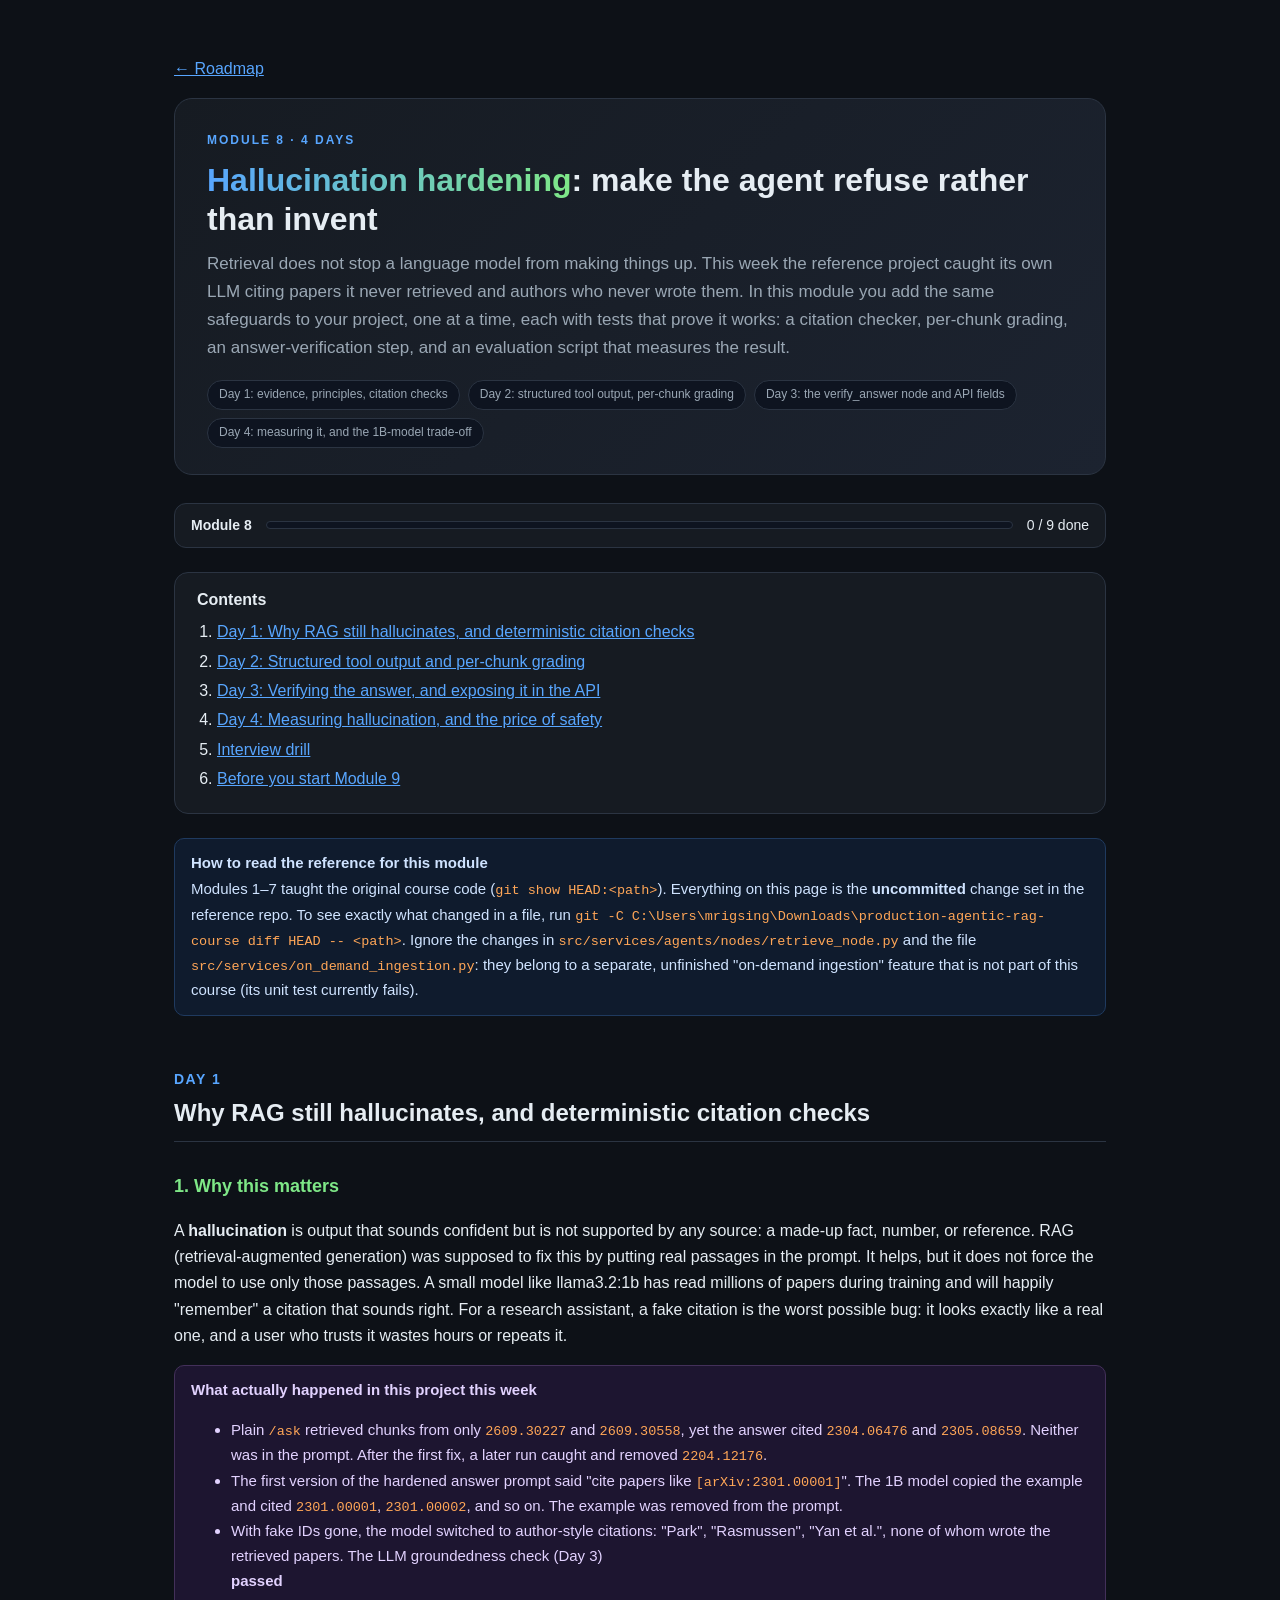
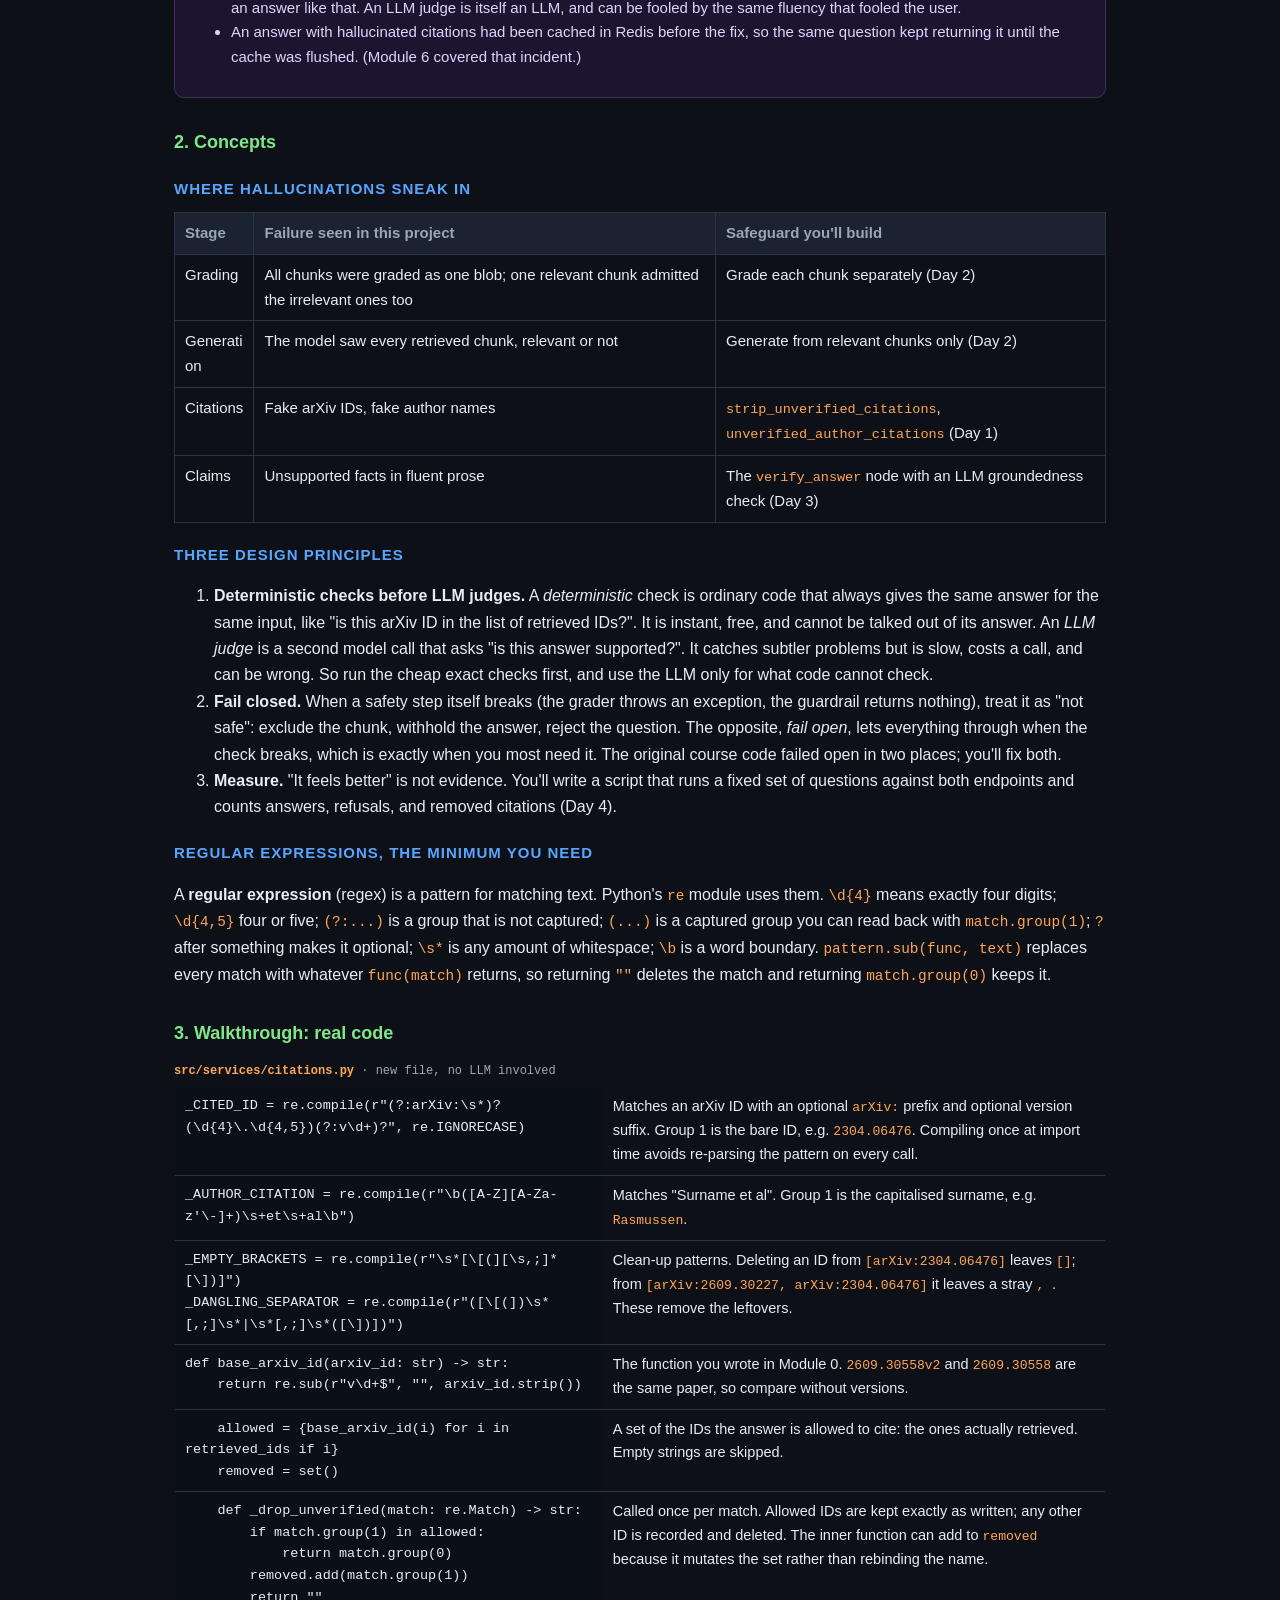
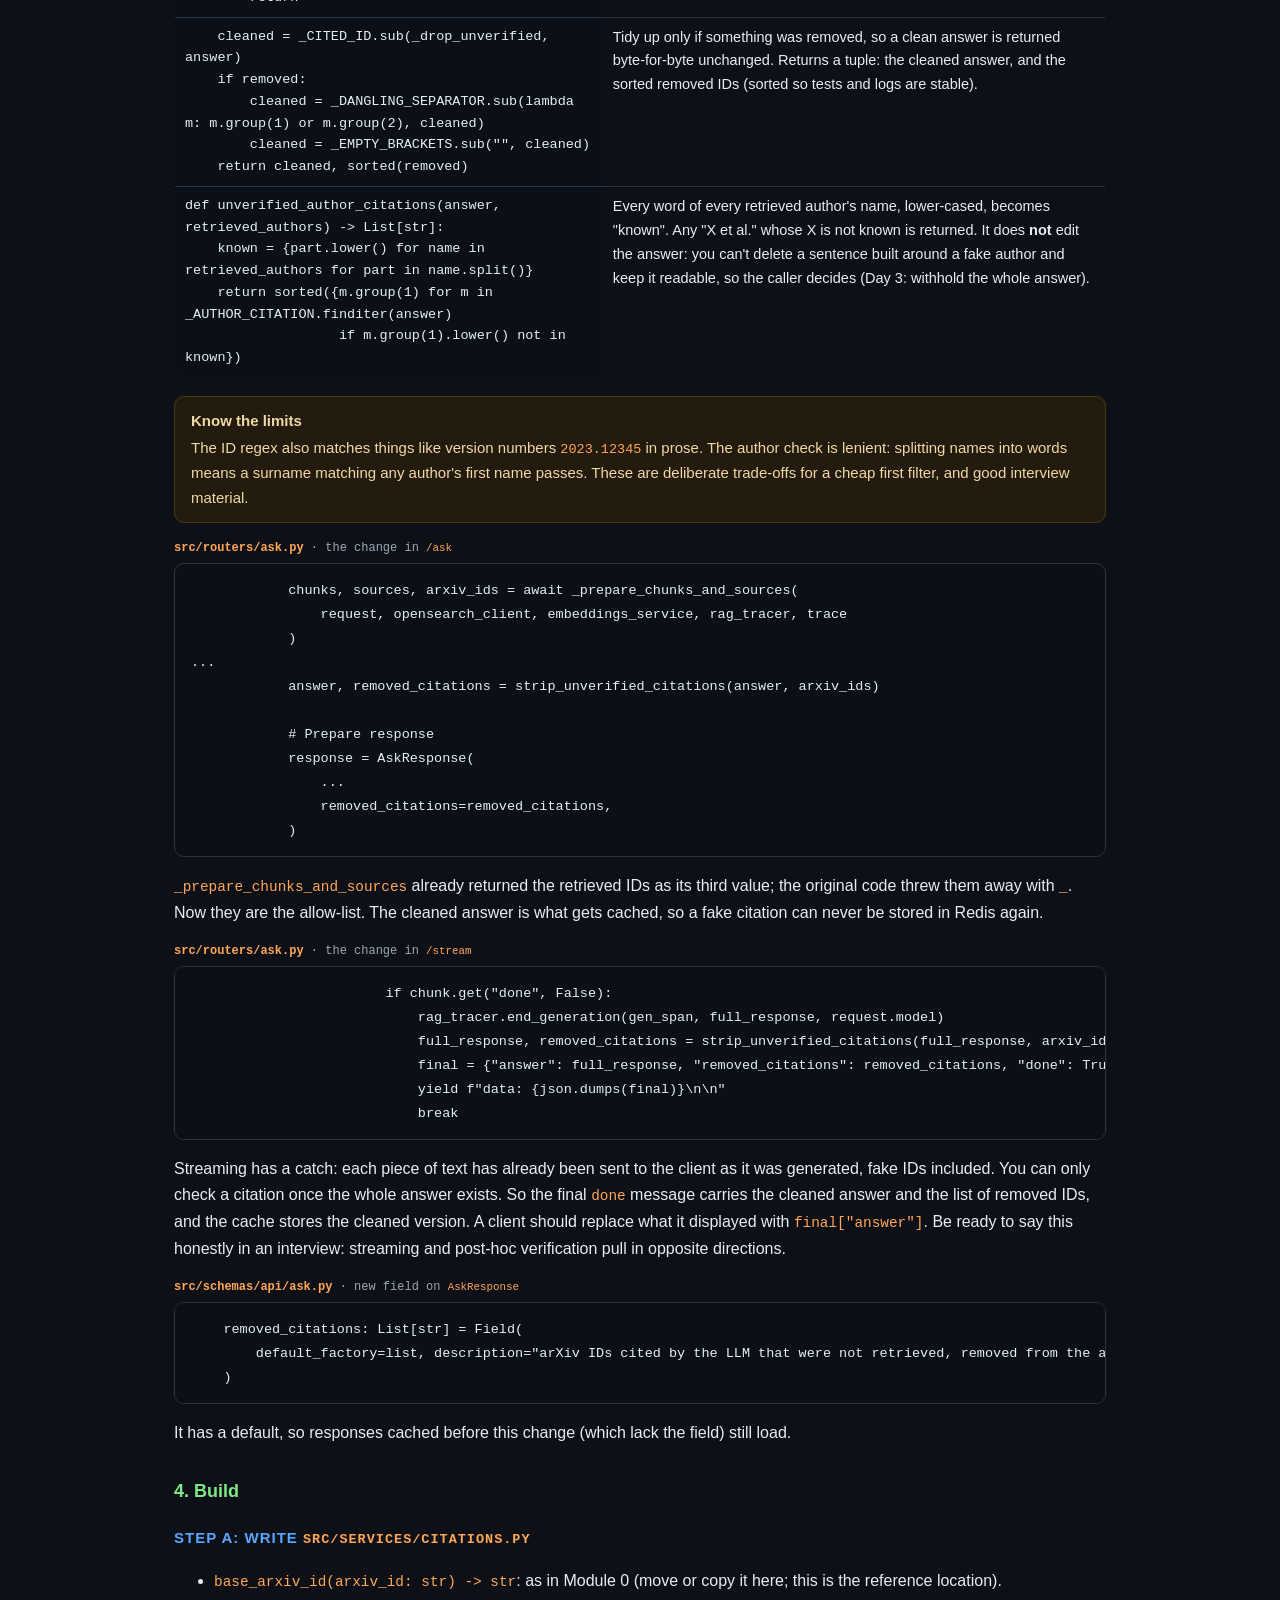
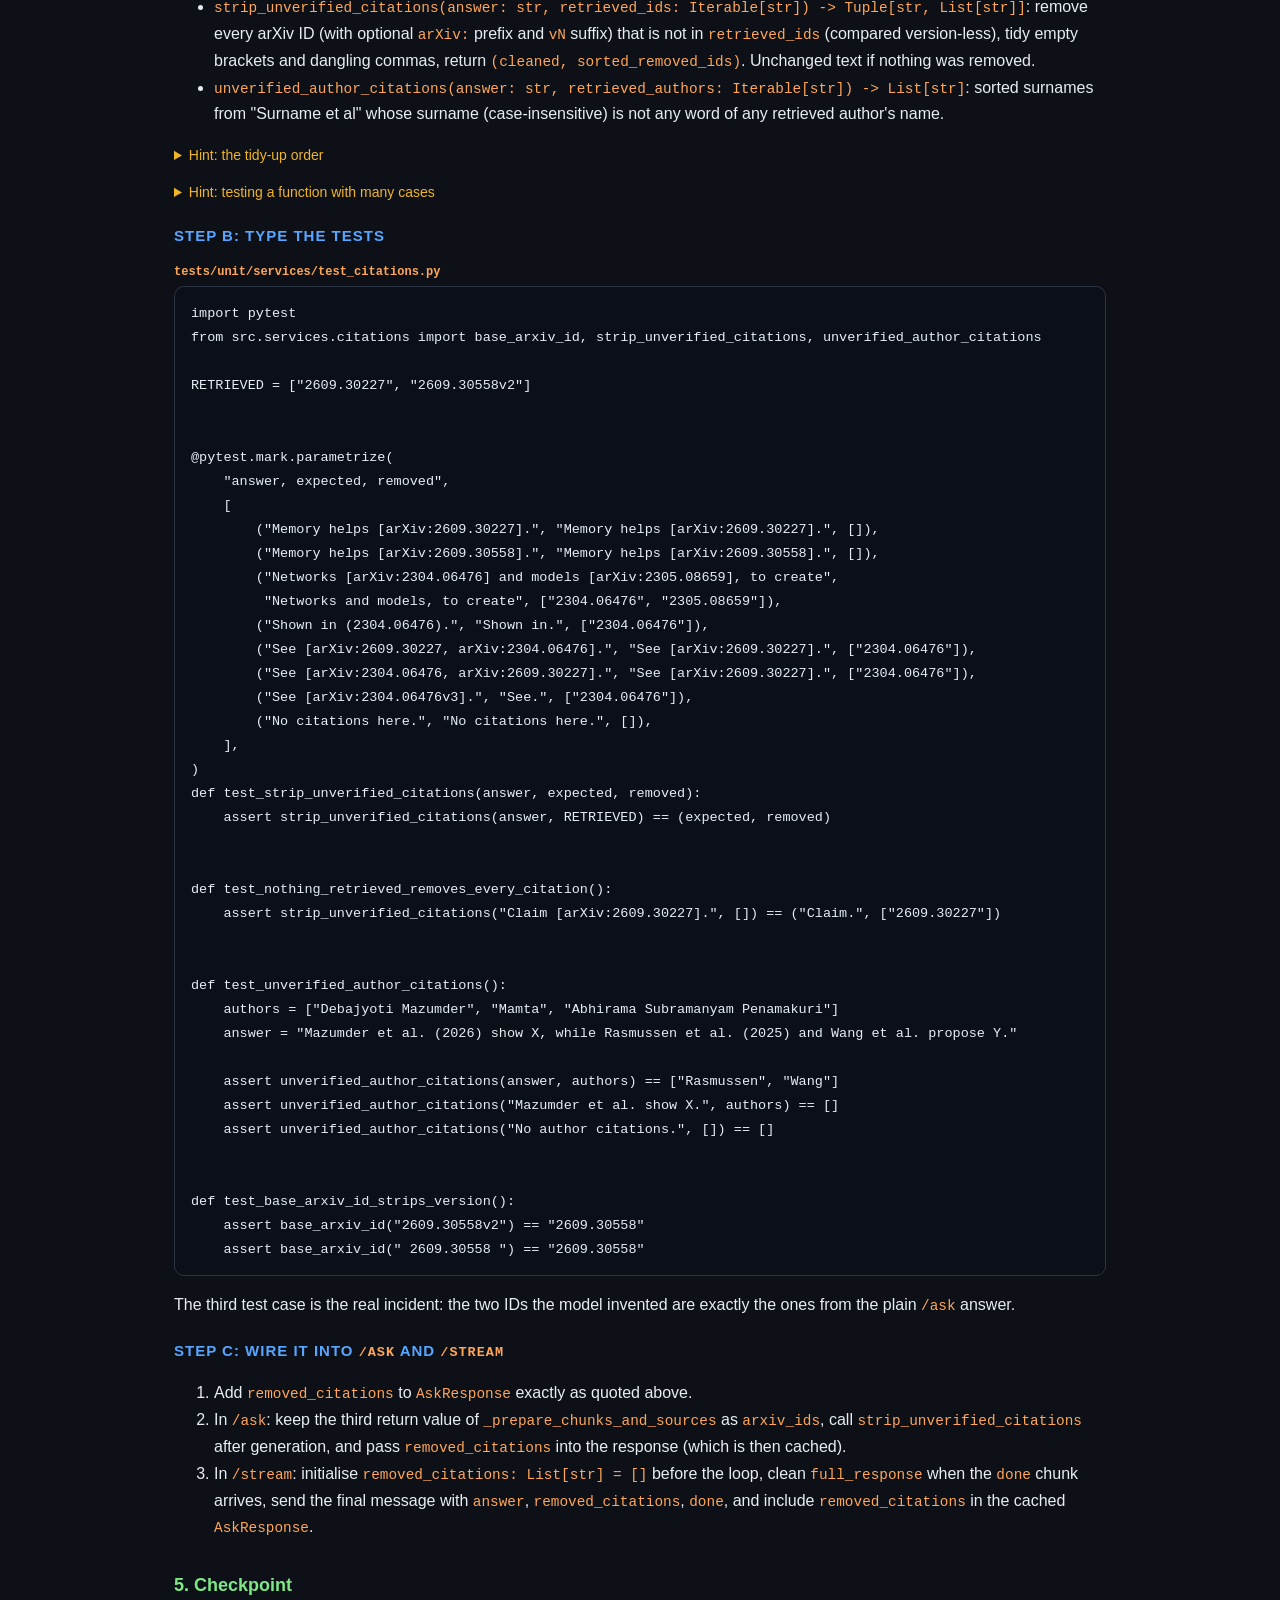
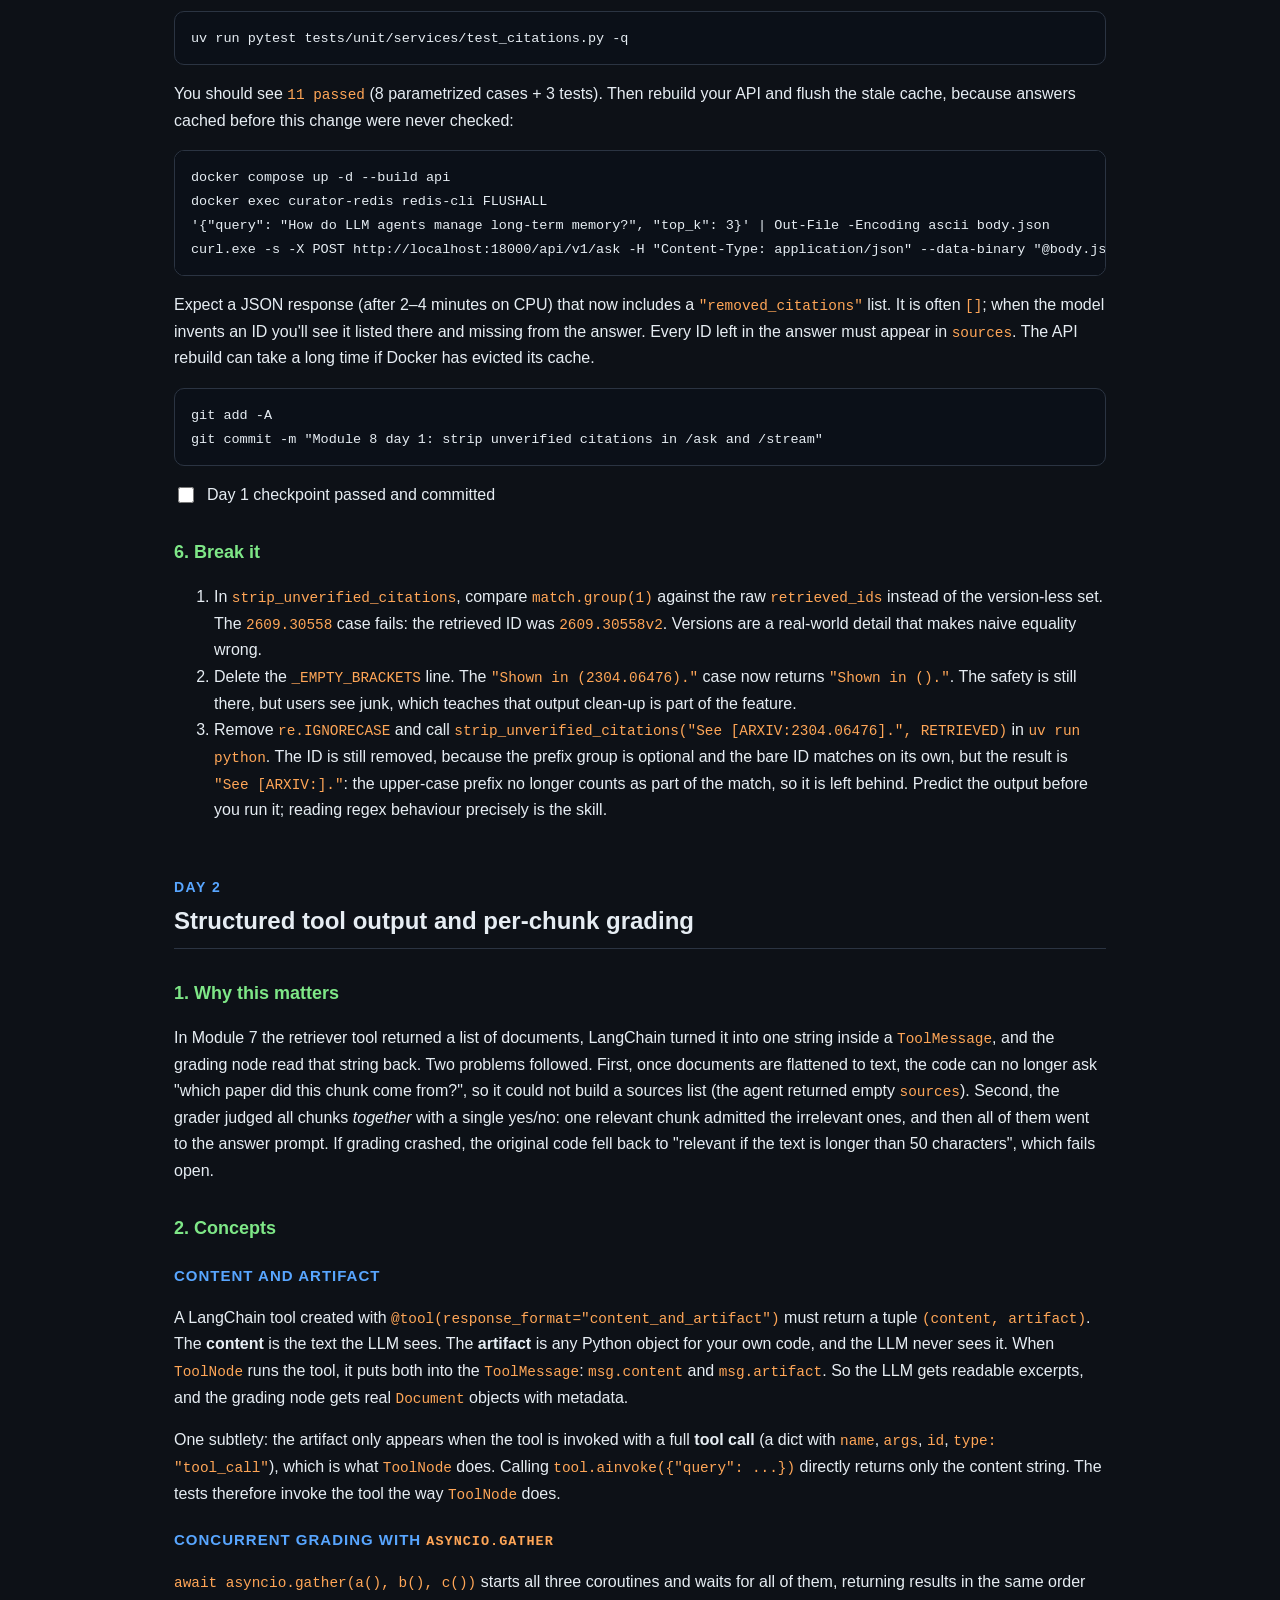
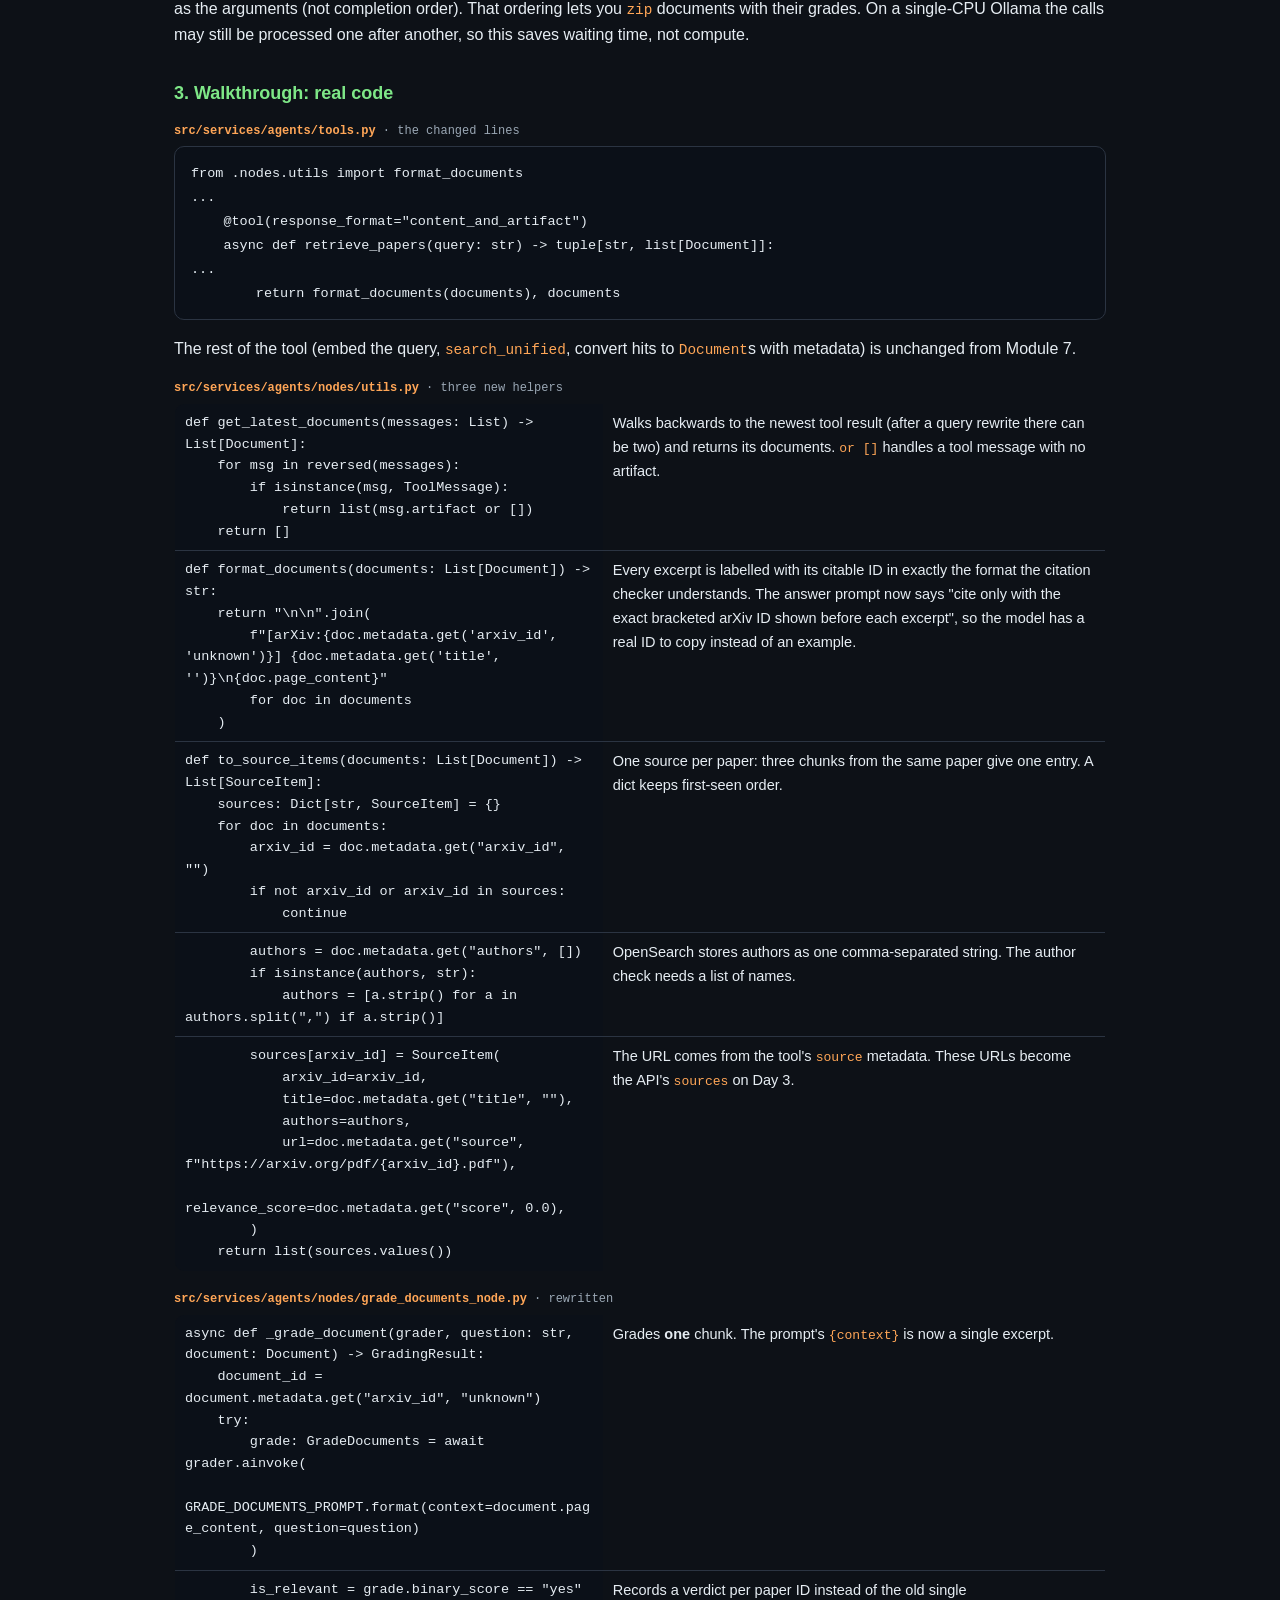
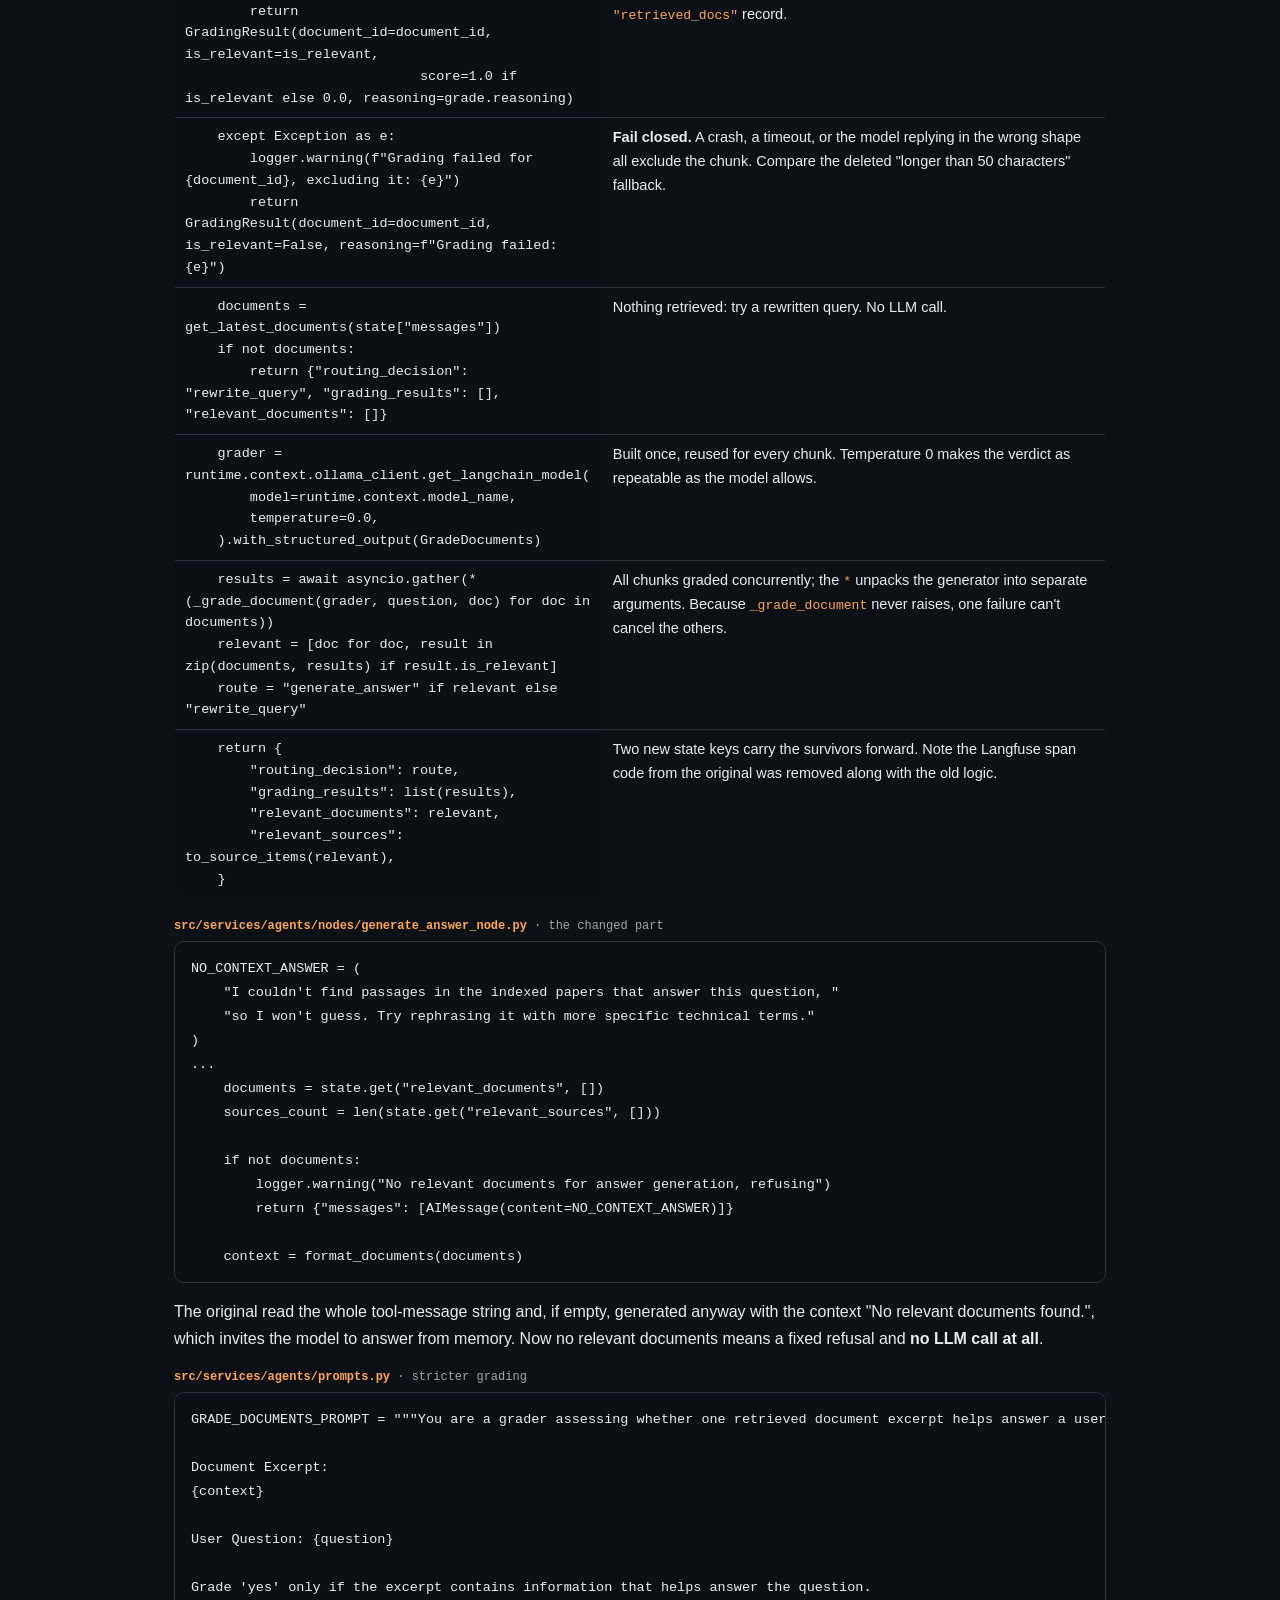
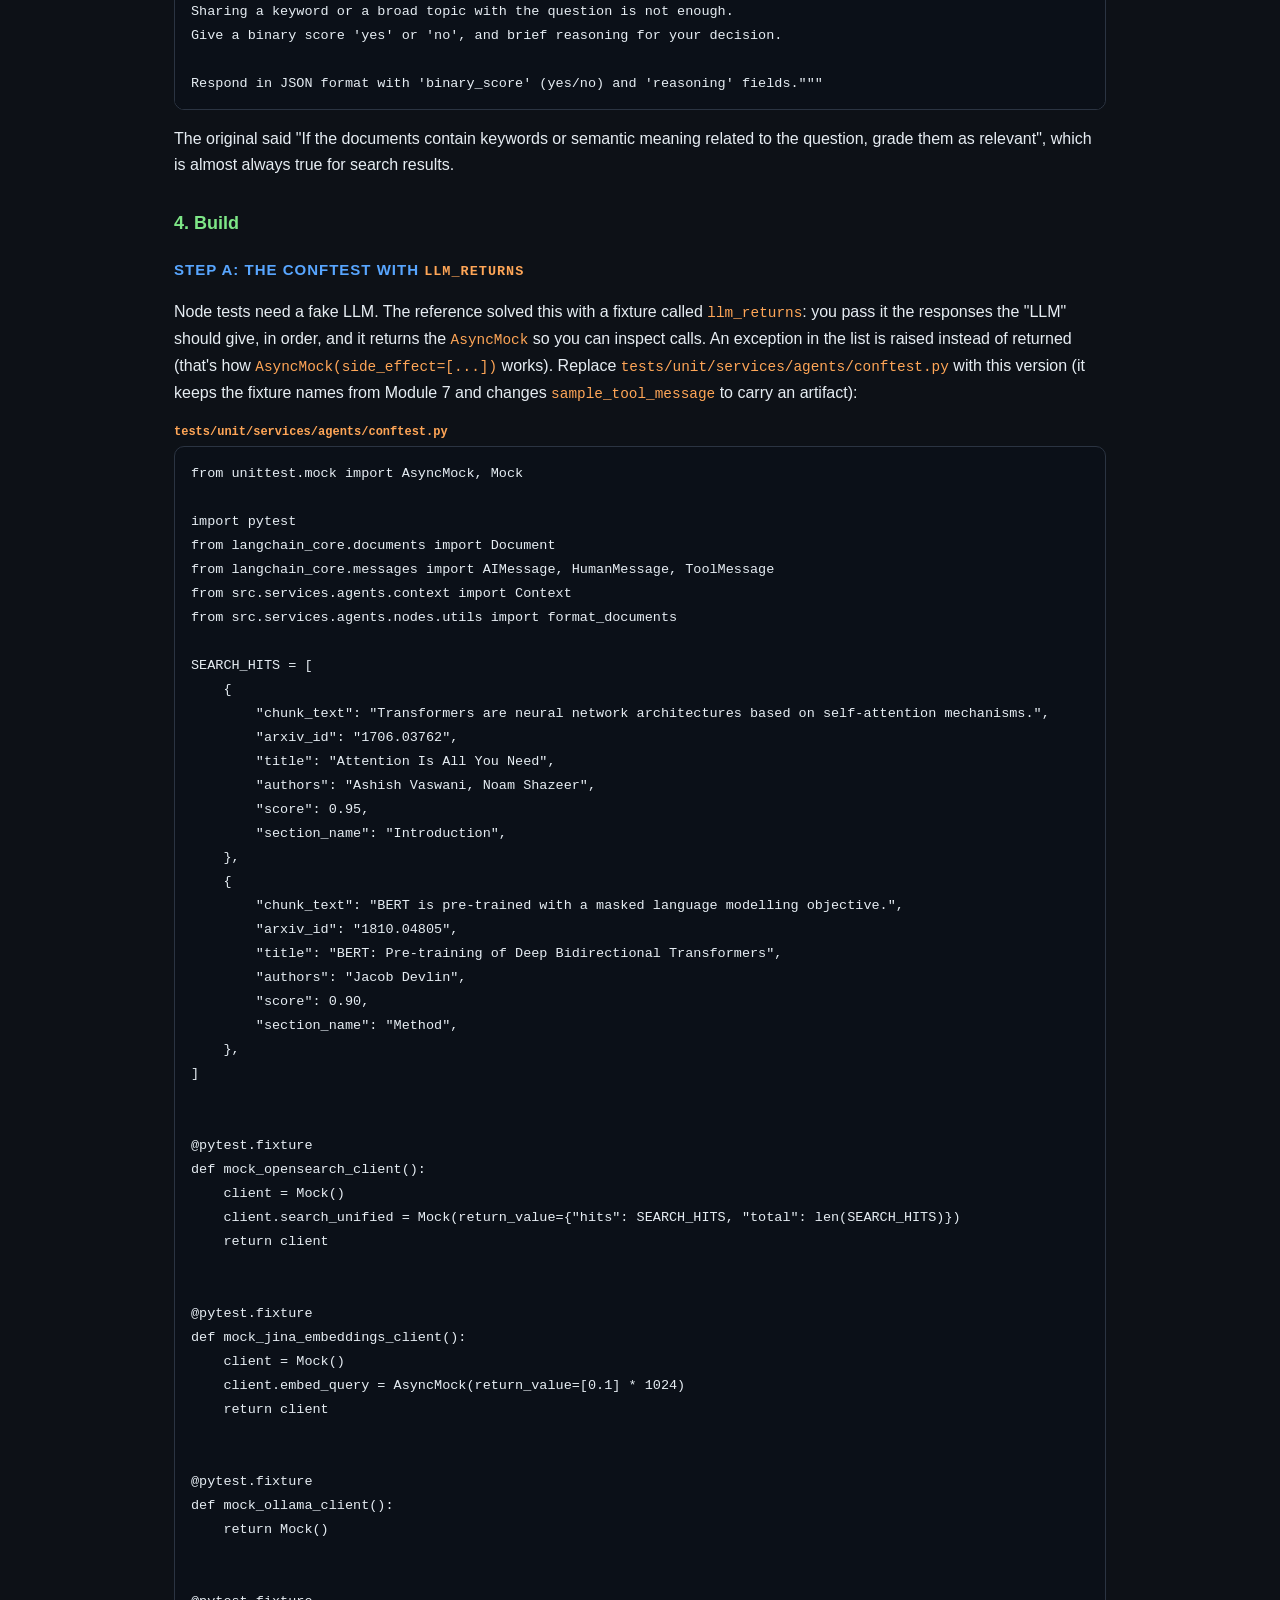
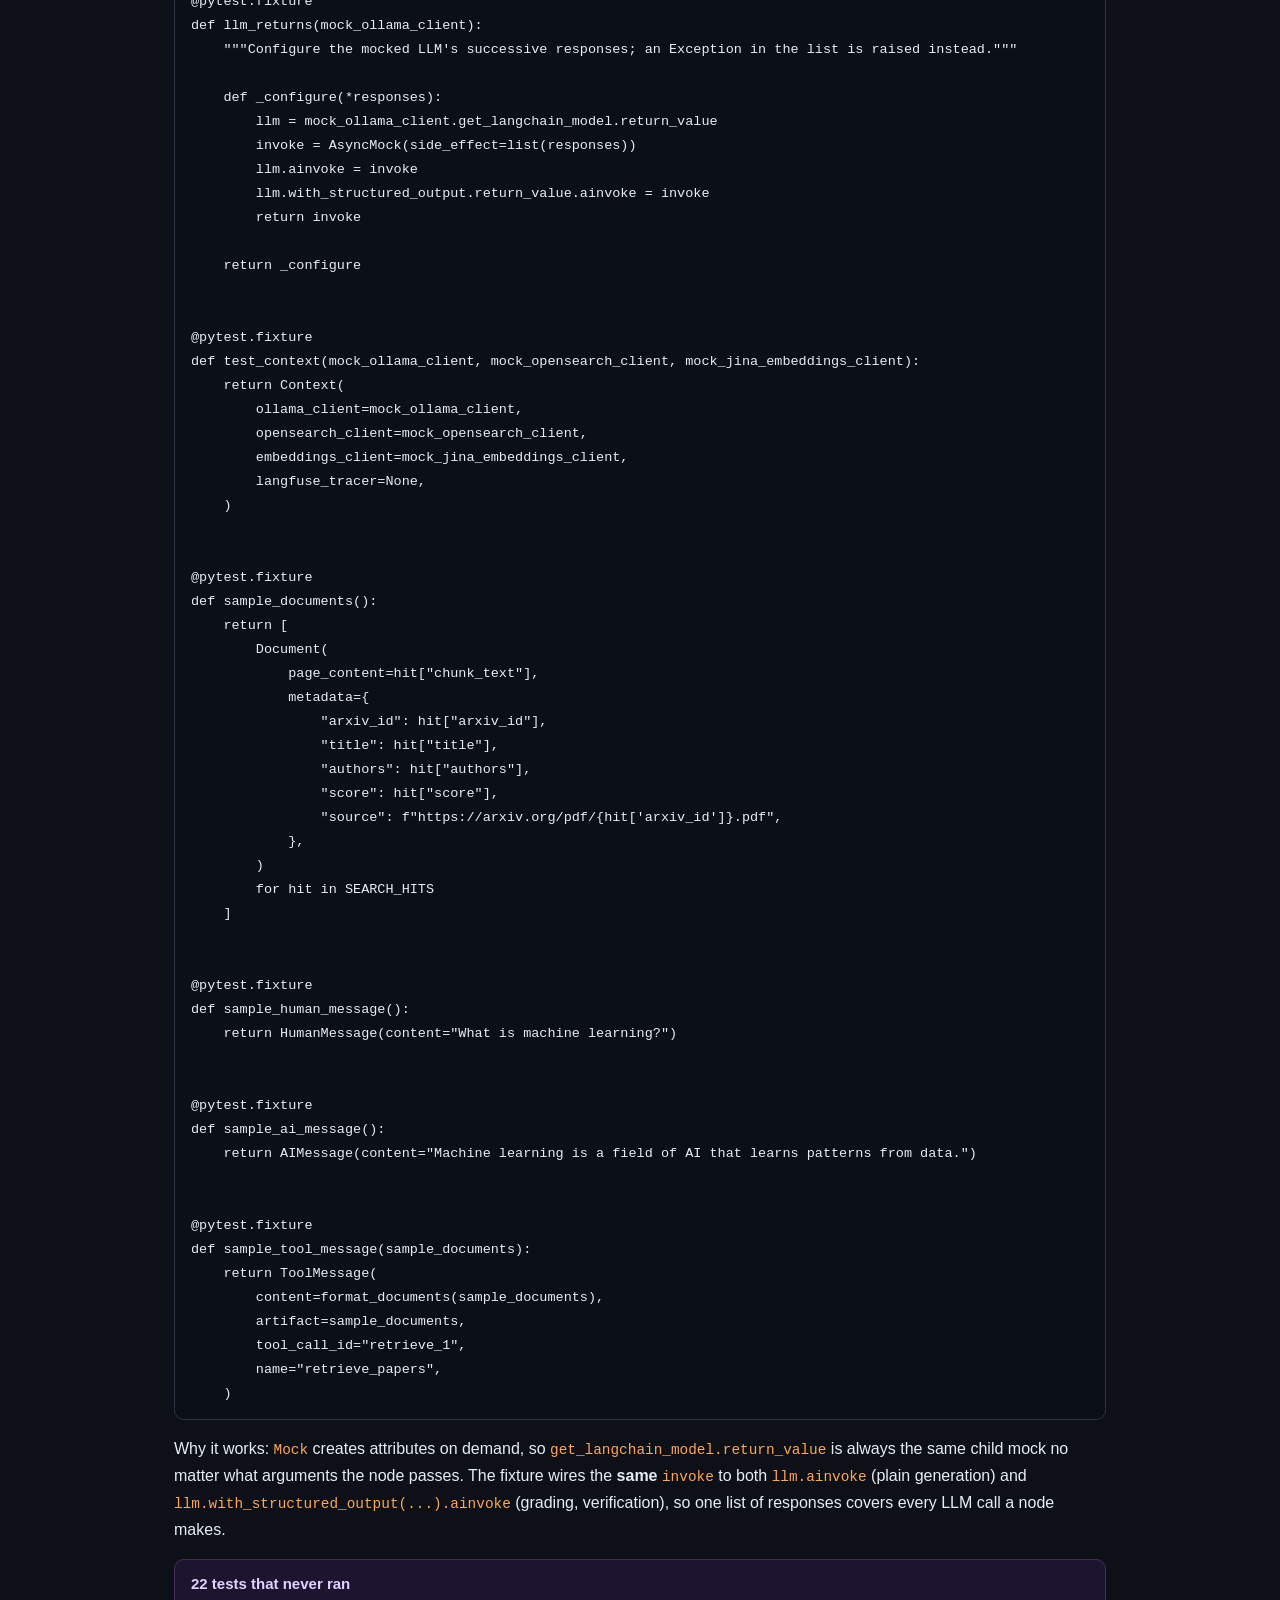
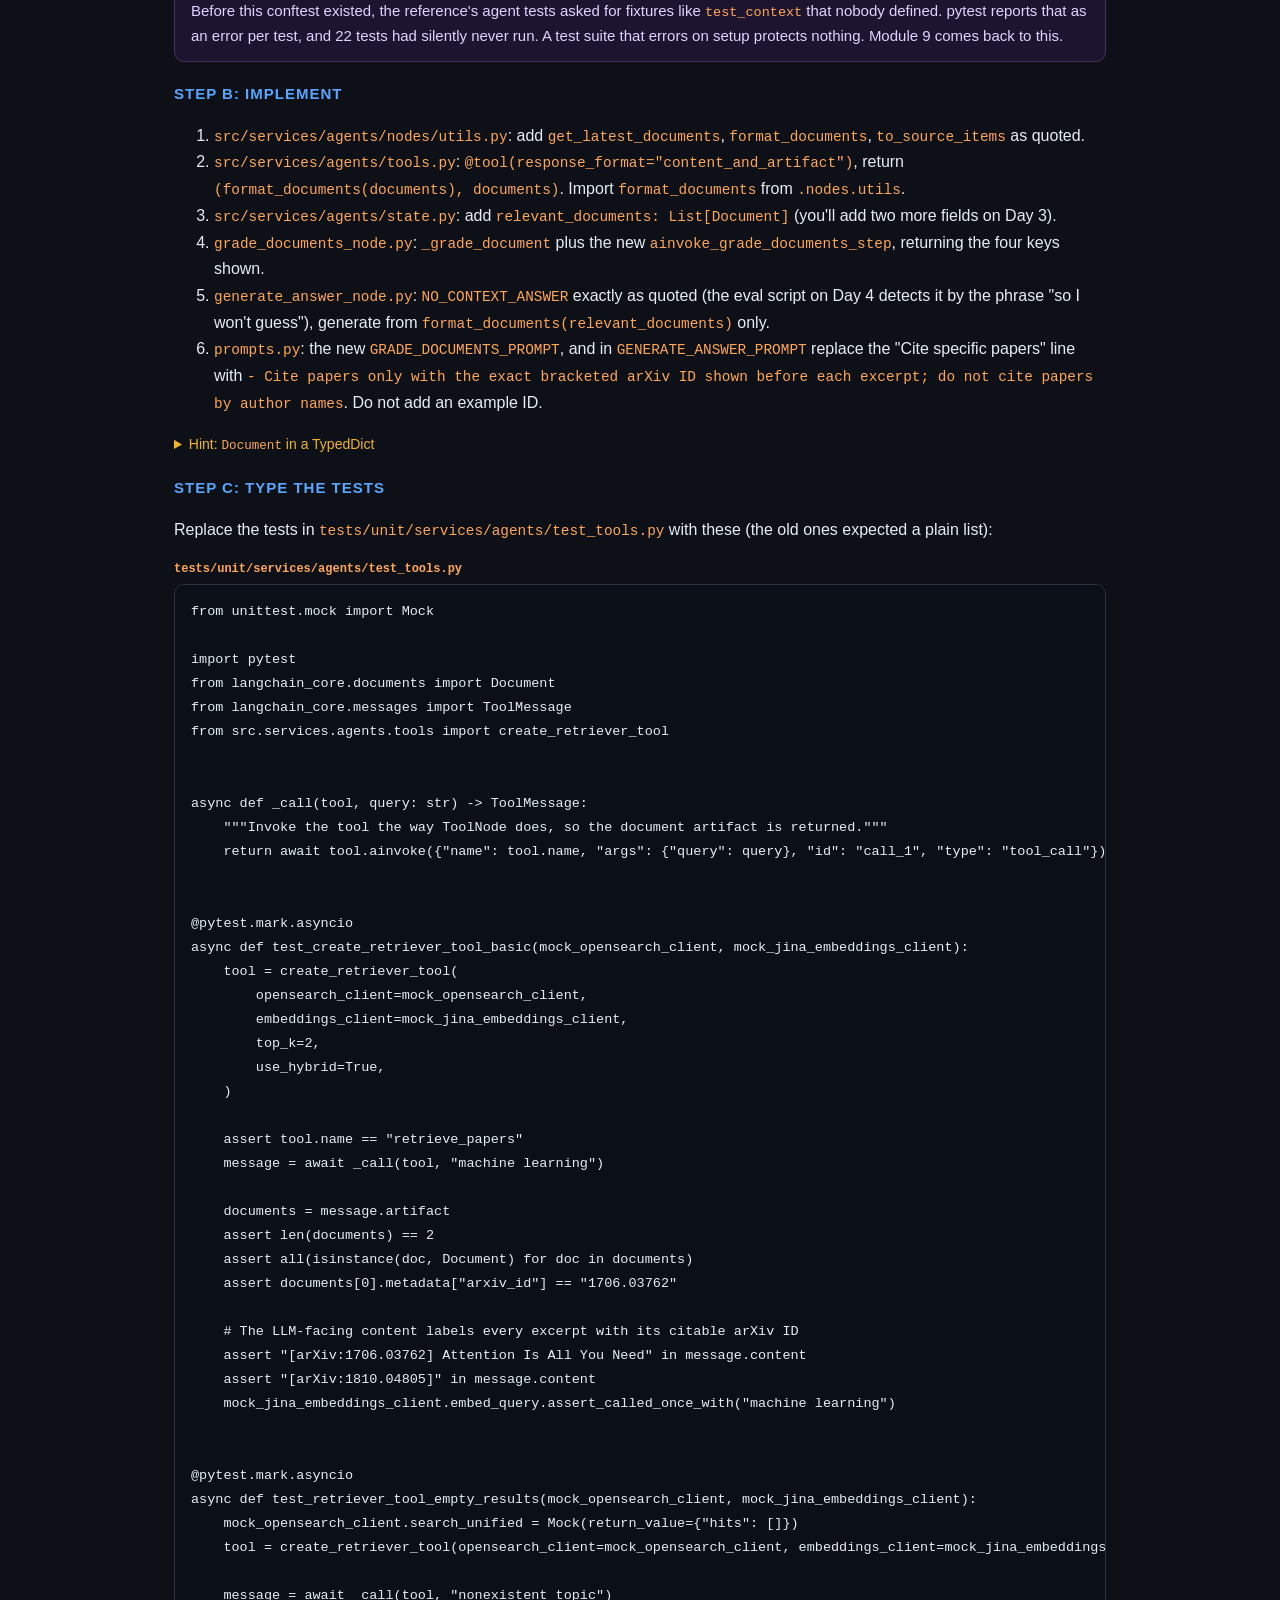
<file: rag-learning-guide/module-08-hallucination-hardening.html>
<!DOCTYPE html>
<html lang="en">
<head>
<meta charset="UTF-8" />
<meta name="viewport" content="width=device-width, initial-scale=1.0" />
<title>Module 8 — Hallucination hardening</title>
<link rel="stylesheet" href="assets/guide.css" />
</head>
<body>
<div class="wrap">

  <p><a href="index.html">&larr; Roadmap</a></p>

  <header class="hero">
    <p class="kicker">Module 8 &middot; 4 days</p>
    <h1><span class="grad">Hallucination hardening</span>: make the agent refuse rather than invent</h1>
    <p class="lede">
      Retrieval does not stop a language model from making things up. This week the reference project caught its own
      LLM citing papers it never retrieved and authors who never wrote them. In this module you add the same safeguards
      to your project, one at a time, each with tests that prove it works: a citation checker, per-chunk grading, an
      answer-verification step, and an evaluation script that measures the result.
    </p>
    <div class="pill-row">
      <span class="pill">Day 1: evidence, principles, citation checks</span>
      <span class="pill">Day 2: structured tool output, per-chunk grading</span>
      <span class="pill">Day 3: the verify_answer node and API fields</span>
      <span class="pill">Day 4: measuring it, and the 1B-model trade-off</span>
    </div>
  </header>

  <div class="progress"><strong>Module 8</strong><div class="bar"><span></span></div><span class="count"></span></div>

  <div class="toc">
    <strong>Contents</strong>
    <ol>
      <li><a href="#day1">Day 1: Why RAG still hallucinates, and deterministic citation checks</a></li>
      <li><a href="#day2">Day 2: Structured tool output and per-chunk grading</a></li>
      <li><a href="#day3">Day 3: Verifying the answer, and exposing it in the API</a></li>
      <li><a href="#day4">Day 4: Measuring hallucination, and the price of safety</a></li>
      <li><a href="#drill">Interview drill</a></li>
      <li><a href="#done">Before you start Module 9</a></li>
    </ol>
  </div>

  <div class="callout info">
    <b>How to read the reference for this module</b>
    Modules 1&ndash;7 taught the original course code (<code>git show HEAD:&lt;path&gt;</code>). Everything on this page is the
    <b>uncommitted</b> change set in the reference repo. To see exactly what changed in a file, run
    <code>git -C C:\Users\mrigsing\Downloads\production-agentic-rag-course diff HEAD -- &lt;path&gt;</code>. Ignore the changes in
    <code>src/services/agents/nodes/retrieve_node.py</code> and the file <code>src/services/on_demand_ingestion.py</code>: they belong
    to a separate, unfinished "on-demand ingestion" feature that is not part of this course (its unit test currently fails).
  </div>

  <!-- ================================================================== -->
  <!-- DAY 1                                                              -->
  <!-- ================================================================== -->
  <h2 id="day1"><span class="day">Day 1</span>Why RAG still hallucinates, and deterministic citation checks</h2>

  <h3>1. Why this matters</h3>
  <p>
    A <b>hallucination</b> is output that sounds confident but is not supported by any source: a made-up fact, number, or
    reference. RAG (retrieval-augmented generation) was supposed to fix this by putting real passages in the prompt. It helps,
    but it does not force the model to use only those passages. A small model like llama3.2:1b has read millions of papers
    during training and will happily "remember" a citation that sounds right. For a research assistant, a fake citation is the
    worst possible bug: it looks exactly like a real one, and a user who trusts it wastes hours or repeats it.
  </p>

  <div class="callout story">
    <b>What actually happened in this project this week</b>
    <ul>
      <li>Plain <code>/ask</code> retrieved chunks from only <code>2609.30227</code> and <code>2609.30558</code>, yet the answer cited
        <code>2304.06476</code> and <code>2305.08659</code>. Neither was in the prompt. After the first fix, a later run caught and removed
        <code>2204.12176</code>.</li>
      <li>The first version of the hardened answer prompt said "cite papers like <code>[arXiv:2301.00001]</code>". The 1B model copied the
        example and cited <code>2301.00001</code>, <code>2301.00002</code>, and so on. The example was removed from the prompt.</li>
      <li>With fake IDs gone, the model switched to author-style citations: "Park", "Rasmussen", "Yan et al.", none of whom wrote the
        retrieved papers. The LLM groundedness check (Day 3) <b>passed</b> an answer like that. An LLM judge is itself an LLM, and can be
        fooled by the same fluency that fooled the user.</li>
      <li>An answer with hallucinated citations had been cached in Redis before the fix, so the same question kept returning it until the
        cache was flushed. (Module 6 covered that incident.)</li>
    </ul>
  </div>

  <h3>2. Concepts</h3>
  <h4>Where hallucinations sneak in</h4>
  <table class="plain">
    <tr><th>Stage</th><th>Failure seen in this project</th><th>Safeguard you'll build</th></tr>
    <tr><td>Grading</td><td>All chunks were graded as one blob; one relevant chunk admitted the irrelevant ones too</td><td>Grade each chunk separately (Day 2)</td></tr>
    <tr><td>Generation</td><td>The model saw every retrieved chunk, relevant or not</td><td>Generate from relevant chunks only (Day 2)</td></tr>
    <tr><td>Citations</td><td>Fake arXiv IDs, fake author names</td><td><code>strip_unverified_citations</code>, <code>unverified_author_citations</code> (Day 1)</td></tr>
    <tr><td>Claims</td><td>Unsupported facts in fluent prose</td><td>The <code>verify_answer</code> node with an LLM groundedness check (Day 3)</td></tr>
  </table>

  <h4>Three design principles</h4>
  <ol>
    <li><b>Deterministic checks before LLM judges.</b> A <i>deterministic</i> check is ordinary code that always gives the same answer
      for the same input, like "is this arXiv ID in the list of retrieved IDs?". It is instant, free, and cannot be talked out of its
      answer. An <i>LLM judge</i> is a second model call that asks "is this answer supported?". It catches subtler problems but is slow,
      costs a call, and can be wrong. So run the cheap exact checks first, and use the LLM only for what code cannot check.</li>
    <li><b>Fail closed.</b> When a safety step itself breaks (the grader throws an exception, the guardrail returns nothing), treat it as
      "not safe": exclude the chunk, withhold the answer, reject the question. The opposite, <i>fail open</i>, lets everything through when
      the check breaks, which is exactly when you most need it. The original course code failed open in two places; you'll fix both.</li>
    <li><b>Measure.</b> "It feels better" is not evidence. You'll write a script that runs a fixed set of questions against both endpoints and
      counts answers, refusals, and removed citations (Day 4).</li>
  </ol>

  <h4>Regular expressions, the minimum you need</h4>
  <p>
    A <b>regular expression</b> (regex) is a pattern for matching text. Python's <code>re</code> module uses them.
    <code>\d{4}</code> means exactly four digits; <code>\d{4,5}</code> four or five; <code>(?:...)</code> is a group that is not captured;
    <code>(...)</code> is a captured group you can read back with <code>match.group(1)</code>; <code>?</code> after something makes it optional;
    <code>\s*</code> is any amount of whitespace; <code>\b</code> is a word boundary. <code>pattern.sub(func, text)</code> replaces every match with
    whatever <code>func(match)</code> returns, so returning <code>""</code> deletes the match and returning <code>match.group(0)</code> keeps it.
  </p>

  <h3>3. Walkthrough: real code</h3>
  <p class="file"><b>src/services/citations.py</b> &middot; new file, no LLM involved</p>
  <table class="walk">
    <tr><td><pre><code>_CITED_ID = re.compile(r"(?:arXiv:\s*)?(\d{4}\.\d{4,5})(?:v\d+)?", re.IGNORECASE)</code></pre></td>
      <td>Matches an arXiv ID with an optional <code>arXiv:</code> prefix and optional version suffix. Group 1 is the bare ID, e.g.
        <code>2304.06476</code>. Compiling once at import time avoids re-parsing the pattern on every call.</td></tr>
    <tr><td><pre><code>_AUTHOR_CITATION = re.compile(r"\b([A-Z][A-Za-z'\-]+)\s+et\s+al\b")</code></pre></td>
      <td>Matches "Surname et al". Group 1 is the capitalised surname, e.g. <code>Rasmussen</code>.</td></tr>
    <tr><td><pre><code>_EMPTY_BRACKETS = re.compile(r"\s*[\[(][\s,;]*[\])]")
_DANGLING_SEPARATOR = re.compile(r"([\[(])\s*[,;]\s*|\s*[,;]\s*([\])])")</code></pre></td>
      <td>Clean-up patterns. Deleting an ID from <code>[arXiv:2304.06476]</code> leaves <code>[]</code>; from
        <code>[arXiv:2609.30227, arXiv:2304.06476]</code> it leaves a stray <code>, </code>. These remove the leftovers.</td></tr>
    <tr><td><pre><code>def base_arxiv_id(arxiv_id: str) -&gt; str:
    return re.sub(r"v\d+$", "", arxiv_id.strip())</code></pre></td>
      <td>The function you wrote in Module 0. <code>2609.30558v2</code> and <code>2609.30558</code> are the same paper, so compare without versions.</td></tr>
    <tr><td><pre><code>    allowed = {base_arxiv_id(i) for i in retrieved_ids if i}
    removed = set()</code></pre></td>
      <td>A set of the IDs the answer is allowed to cite: the ones actually retrieved. Empty strings are skipped.</td></tr>
    <tr><td><pre><code>    def _drop_unverified(match: re.Match) -&gt; str:
        if match.group(1) in allowed:
            return match.group(0)
        removed.add(match.group(1))
        return ""</code></pre></td>
      <td>Called once per match. Allowed IDs are kept exactly as written; any other ID is recorded and deleted. The inner function can
        add to <code>removed</code> because it mutates the set rather than rebinding the name.</td></tr>
    <tr><td><pre><code>    cleaned = _CITED_ID.sub(_drop_unverified, answer)
    if removed:
        cleaned = _DANGLING_SEPARATOR.sub(lambda m: m.group(1) or m.group(2), cleaned)
        cleaned = _EMPTY_BRACKETS.sub("", cleaned)
    return cleaned, sorted(removed)</code></pre></td>
      <td>Tidy up only if something was removed, so a clean answer is returned byte-for-byte unchanged. Returns a tuple: the cleaned answer,
        and the sorted removed IDs (sorted so tests and logs are stable).</td></tr>
    <tr><td><pre><code>def unverified_author_citations(answer, retrieved_authors) -&gt; List[str]:
    known = {part.lower() for name in retrieved_authors for part in name.split()}
    return sorted({m.group(1) for m in _AUTHOR_CITATION.finditer(answer)
                   if m.group(1).lower() not in known})</code></pre></td>
      <td>Every word of every retrieved author's name, lower-cased, becomes "known". Any "X et al." whose X is not known is returned. It
        does <b>not</b> edit the answer: you can't delete a sentence built around a fake author and keep it readable, so the caller decides
        (Day 3: withhold the whole answer).</td></tr>
  </table>
  <div class="callout warn"><b>Know the limits</b>
    The ID regex also matches things like version numbers <code>2023.12345</code> in prose. The author check is lenient: splitting names into
    words means a surname matching any author's first name passes. These are deliberate trade-offs for a cheap first filter, and good interview
    material.</div>

  <p class="file"><b>src/routers/ask.py</b> &middot; the change in <code>/ask</code></p>
  <pre><code>            chunks, sources, arxiv_ids = await _prepare_chunks_and_sources(
                request, opensearch_client, embeddings_service, rag_tracer, trace
            )
...
            answer, removed_citations = strip_unverified_citations(answer, arxiv_ids)

            # Prepare response
            response = AskResponse(
                ...
                removed_citations=removed_citations,
            )</code></pre>
  <p>
    <code>_prepare_chunks_and_sources</code> already returned the retrieved IDs as its third value; the original code threw them away with
    <code>_</code>. Now they are the allow-list. The cleaned answer is what gets cached, so a fake citation can never be stored in Redis again.
  </p>
  <p class="file"><b>src/routers/ask.py</b> &middot; the change in <code>/stream</code></p>
  <pre><code>                        if chunk.get("done", False):
                            rag_tracer.end_generation(gen_span, full_response, request.model)
                            full_response, removed_citations = strip_unverified_citations(full_response, arxiv_ids)
                            final = {"answer": full_response, "removed_citations": removed_citations, "done": True}
                            yield f"data: {json.dumps(final)}\n\n"
                            break</code></pre>
  <p>
    Streaming has a catch: each piece of text has already been sent to the client as it was generated, fake IDs included. You can only
    check a citation once the whole answer exists. So the final <code>done</code> message carries the cleaned answer and the list of removed
    IDs, and the cache stores the cleaned version. A client should replace what it displayed with <code>final["answer"]</code>. Be ready to
    say this honestly in an interview: streaming and post-hoc verification pull in opposite directions.
  </p>
  <p class="file"><b>src/schemas/api/ask.py</b> &middot; new field on <code>AskResponse</code></p>
  <pre><code>    removed_citations: List[str] = Field(
        default_factory=list, description="arXiv IDs cited by the LLM that were not retrieved, removed from the answer"
    )</code></pre>
  <p>It has a default, so responses cached before this change (which lack the field) still load.</p>

  <h3>4. Build</h3>
  <h4>Step A: write <code>src/services/citations.py</code></h4>
  <ul>
    <li><code>base_arxiv_id(arxiv_id: str) -&gt; str</code>: as in Module 0 (move or copy it here; this is the reference location).</li>
    <li><code>strip_unverified_citations(answer: str, retrieved_ids: Iterable[str]) -&gt; Tuple[str, List[str]]</code>: remove every arXiv ID
      (with optional <code>arXiv:</code> prefix and <code>vN</code> suffix) that is not in <code>retrieved_ids</code> (compared version-less), tidy
      empty brackets and dangling commas, return <code>(cleaned, sorted_removed_ids)</code>. Unchanged text if nothing was removed.</li>
    <li><code>unverified_author_citations(answer: str, retrieved_authors: Iterable[str]) -&gt; List[str]</code>: sorted surnames from
      "Surname et al" whose surname (case-insensitive) is not any word of any retrieved author's name.</li>
  </ul>
  <details class="hint"><summary>Hint: the tidy-up order</summary>
    <p>First turn <code>[, x]</code> into <code>[x]</code> and <code>[x, ]</code> into <code>[x]</code> (dangling separators), then delete brackets that
      contain only spaces, commas, or semicolons, together with the space before them. That is why <code>"Shown in (2304.06476)."</code> becomes
      <code>"Shown in."</code>.</p></details>
  <details class="hint"><summary>Hint: testing a function with many cases</summary>
    <p><code>@pytest.mark.parametrize("answer, expected, removed", [...])</code> turns one function into one test per tuple.</p></details>

  <h4>Step B: type the tests</h4>
  <p class="file"><b>tests/unit/services/test_citations.py</b></p>
  <pre><code>import pytest
from src.services.citations import base_arxiv_id, strip_unverified_citations, unverified_author_citations

RETRIEVED = ["2609.30227", "2609.30558v2"]


@pytest.mark.parametrize(
    "answer, expected, removed",
    [
        ("Memory helps [arXiv:2609.30227].", "Memory helps [arXiv:2609.30227].", []),
        ("Memory helps [arXiv:2609.30558].", "Memory helps [arXiv:2609.30558].", []),
        ("Networks [arXiv:2304.06476] and models [arXiv:2305.08659], to create",
         "Networks and models, to create", ["2304.06476", "2305.08659"]),
        ("Shown in (2304.06476).", "Shown in.", ["2304.06476"]),
        ("See [arXiv:2609.30227, arXiv:2304.06476].", "See [arXiv:2609.30227].", ["2304.06476"]),
        ("See [arXiv:2304.06476, arXiv:2609.30227].", "See [arXiv:2609.30227].", ["2304.06476"]),
        ("See [arXiv:2304.06476v3].", "See.", ["2304.06476"]),
        ("No citations here.", "No citations here.", []),
    ],
)
def test_strip_unverified_citations(answer, expected, removed):
    assert strip_unverified_citations(answer, RETRIEVED) == (expected, removed)


def test_nothing_retrieved_removes_every_citation():
    assert strip_unverified_citations("Claim [arXiv:2609.30227].", []) == ("Claim.", ["2609.30227"])


def test_unverified_author_citations():
    authors = ["Debajyoti Mazumder", "Mamta", "Abhirama Subramanyam Penamakuri"]
    answer = "Mazumder et al. (2026) show X, while Rasmussen et al. (2025) and Wang et al. propose Y."

    assert unverified_author_citations(answer, authors) == ["Rasmussen", "Wang"]
    assert unverified_author_citations("Mazumder et al. show X.", authors) == []
    assert unverified_author_citations("No author citations.", []) == []


def test_base_arxiv_id_strips_version():
    assert base_arxiv_id("2609.30558v2") == "2609.30558"
    assert base_arxiv_id(" 2609.30558 ") == "2609.30558"</code></pre>
  <p>The third test case is the real incident: the two IDs the model invented are exactly the ones from the plain <code>/ask</code> answer.</p>

  <h4>Step C: wire it into <code>/ask</code> and <code>/stream</code></h4>
  <ol>
    <li>Add <code>removed_citations</code> to <code>AskResponse</code> exactly as quoted above.</li>
    <li>In <code>/ask</code>: keep the third return value of <code>_prepare_chunks_and_sources</code> as <code>arxiv_ids</code>, call
      <code>strip_unverified_citations</code> after generation, and pass <code>removed_citations</code> into the response (which is then cached).</li>
    <li>In <code>/stream</code>: initialise <code>removed_citations: List[str] = []</code> before the loop, clean <code>full_response</code> when the
      <code>done</code> chunk arrives, send the final message with <code>answer</code>, <code>removed_citations</code>, <code>done</code>, and include
      <code>removed_citations</code> in the cached <code>AskResponse</code>.</li>
  </ol>

  <h3>5. Checkpoint</h3>
  <pre><code>uv run pytest tests/unit/services/test_citations.py -q</code></pre>
  <p>You should see <code>11 passed</code> (8 parametrized cases + 3 tests). Then rebuild your API and flush the stale cache, because answers cached
    before this change were never checked:</p>
  <pre><code>docker compose up -d --build api
docker exec curator-redis redis-cli FLUSHALL
'{"query": "How do LLM agents manage long-term memory?", "top_k": 3}' | Out-File -Encoding ascii body.json
curl.exe -s -X POST http://localhost:18000/api/v1/ask -H "Content-Type: application/json" --data-binary "@body.json"</code></pre>
  <p>
    Expect a JSON response (after 2&ndash;4 minutes on CPU) that now includes a <code>"removed_citations"</code> list. It is often
    <code>[]</code>; when the model invents an ID you'll see it listed there and missing from the answer. Every ID left in the answer must appear in
    <code>sources</code>. The API rebuild can take a long time if Docker has evicted its cache.
  </p>
  <pre><code>git add -A
git commit -m "Module 8 day 1: strip unverified citations in /ask and /stream"</code></pre>
  <ul class="checklist"><li><input type="checkbox" data-id="m8-day1" /><span>Day 1 checkpoint passed and committed</span></li></ul>

  <h3>6. Break it</h3>
  <ol>
    <li>In <code>strip_unverified_citations</code>, compare <code>match.group(1)</code> against the raw <code>retrieved_ids</code> instead of the
      version-less set. The <code>2609.30558</code> case fails: the retrieved ID was <code>2609.30558v2</code>. Versions are a real-world detail that
      makes naive equality wrong.</li>
    <li>Delete the <code>_EMPTY_BRACKETS</code> line. The <code>"Shown in (2304.06476)."</code> case now returns <code>"Shown in ()."</code>. The
      safety is still there, but users see junk, which teaches that output clean-up is part of the feature.</li>
    <li>Remove <code>re.IGNORECASE</code> and call <code>strip_unverified_citations("See [ARXIV:2304.06476].", RETRIEVED)</code> in
      <code>uv run python</code>. The ID is still removed, because the prefix group is optional and the bare ID matches on its own, but the
      result is <code>"See [ARXIV:]."</code>: the upper-case prefix no longer counts as part of the match, so it is left behind. Predict the output
      before you run it; reading regex behaviour precisely is the skill.</li>
  </ol>

  <!-- ================================================================== -->
  <!-- DAY 2                                                              -->
  <!-- ================================================================== -->
  <h2 id="day2"><span class="day">Day 2</span>Structured tool output and per-chunk grading</h2>

  <h3>1. Why this matters</h3>
  <p>
    In Module 7 the retriever tool returned a list of documents, LangChain turned it into one string inside a <code>ToolMessage</code>,
    and the grading node read that string back. Two problems followed. First, once documents are flattened to text, the code can no longer
    ask "which paper did this chunk come from?", so it could not build a sources list (the agent returned empty <code>sources</code>). Second,
    the grader judged all chunks <i>together</i> with a single yes/no: one relevant chunk admitted the irrelevant ones, and then all of them went
    to the answer prompt. If grading crashed, the original code fell back to "relevant if the text is longer than 50 characters", which fails open.
  </p>

  <h3>2. Concepts</h3>
  <h4>Content and artifact</h4>
  <p>
    A LangChain tool created with <code>@tool(response_format="content_and_artifact")</code> must return a tuple
    <code>(content, artifact)</code>. The <b>content</b> is the text the LLM sees. The <b>artifact</b> is any Python object for your own code,
    and the LLM never sees it. When <code>ToolNode</code> runs the tool, it puts both into the <code>ToolMessage</code>: <code>msg.content</code>
    and <code>msg.artifact</code>. So the LLM gets readable excerpts, and the grading node gets real <code>Document</code> objects with metadata.
  </p>
  <p>
    One subtlety: the artifact only appears when the tool is invoked with a full <b>tool call</b> (a dict with <code>name</code>, <code>args</code>,
    <code>id</code>, <code>type: "tool_call"</code>), which is what <code>ToolNode</code> does. Calling <code>tool.ainvoke({"query": ...})</code> directly
    returns only the content string. The tests therefore invoke the tool the way <code>ToolNode</code> does.
  </p>
  <h4>Concurrent grading with <code>asyncio.gather</code></h4>
  <p>
    <code>await asyncio.gather(a(), b(), c())</code> starts all three coroutines and waits for all of them, returning results in the same
    order as the arguments (not completion order). That ordering lets you <code>zip</code> documents with their grades. On a single-CPU Ollama the
    calls may still be processed one after another, so this saves waiting time, not compute.
  </p>

  <h3>3. Walkthrough: real code</h3>
  <p class="file"><b>src/services/agents/tools.py</b> &middot; the changed lines</p>
  <pre><code>from .nodes.utils import format_documents
...
    @tool(response_format="content_and_artifact")
    async def retrieve_papers(query: str) -&gt; tuple[str, list[Document]]:
...
        return format_documents(documents), documents</code></pre>
  <p>The rest of the tool (embed the query, <code>search_unified</code>, convert hits to <code>Document</code>s with metadata) is unchanged from Module 7.</p>

  <p class="file"><b>src/services/agents/nodes/utils.py</b> &middot; three new helpers</p>
  <table class="walk">
    <tr><td><pre><code>def get_latest_documents(messages: List) -&gt; List[Document]:
    for msg in reversed(messages):
        if isinstance(msg, ToolMessage):
            return list(msg.artifact or [])
    return []</code></pre></td>
      <td>Walks backwards to the newest tool result (after a query rewrite there can be two) and returns its documents. <code>or []</code> handles a
        tool message with no artifact.</td></tr>
    <tr><td><pre><code>def format_documents(documents: List[Document]) -&gt; str:
    return "\n\n".join(
        f"[arXiv:{doc.metadata.get('arxiv_id', 'unknown')}] {doc.metadata.get('title', '')}\n{doc.page_content}"
        for doc in documents
    )</code></pre></td>
      <td>Every excerpt is labelled with its citable ID in exactly the format the citation checker understands. The answer prompt now says "cite
        only with the exact bracketed arXiv ID shown before each excerpt", so the model has a real ID to copy instead of an example.</td></tr>
    <tr><td><pre><code>def to_source_items(documents: List[Document]) -&gt; List[SourceItem]:
    sources: Dict[str, SourceItem] = {}
    for doc in documents:
        arxiv_id = doc.metadata.get("arxiv_id", "")
        if not arxiv_id or arxiv_id in sources:
            continue</code></pre></td>
      <td>One source per paper: three chunks from the same paper give one entry. A dict keeps first-seen order.</td></tr>
    <tr><td><pre><code>        authors = doc.metadata.get("authors", [])
        if isinstance(authors, str):
            authors = [a.strip() for a in authors.split(",") if a.strip()]</code></pre></td>
      <td>OpenSearch stores authors as one comma-separated string. The author check needs a list of names.</td></tr>
    <tr><td><pre><code>        sources[arxiv_id] = SourceItem(
            arxiv_id=arxiv_id,
            title=doc.metadata.get("title", ""),
            authors=authors,
            url=doc.metadata.get("source", f"https://arxiv.org/pdf/{arxiv_id}.pdf"),
            relevance_score=doc.metadata.get("score", 0.0),
        )
    return list(sources.values())</code></pre></td>
      <td>The URL comes from the tool's <code>source</code> metadata. These URLs become the API's <code>sources</code> on Day 3.</td></tr>
  </table>

  <p class="file"><b>src/services/agents/nodes/grade_documents_node.py</b> &middot; rewritten</p>
  <table class="walk">
    <tr><td><pre><code>async def _grade_document(grader, question: str, document: Document) -&gt; GradingResult:
    document_id = document.metadata.get("arxiv_id", "unknown")
    try:
        grade: GradeDocuments = await grader.ainvoke(
            GRADE_DOCUMENTS_PROMPT.format(context=document.page_content, question=question)
        )</code></pre></td>
      <td>Grades <b>one</b> chunk. The prompt's <code>{context}</code> is now a single excerpt.</td></tr>
    <tr><td><pre><code>        is_relevant = grade.binary_score == "yes"
        return GradingResult(document_id=document_id, is_relevant=is_relevant,
                             score=1.0 if is_relevant else 0.0, reasoning=grade.reasoning)</code></pre></td>
      <td>Records a verdict per paper ID instead of the old single <code>"retrieved_docs"</code> record.</td></tr>
    <tr><td><pre><code>    except Exception as e:
        logger.warning(f"Grading failed for {document_id}, excluding it: {e}")
        return GradingResult(document_id=document_id, is_relevant=False, reasoning=f"Grading failed: {e}")</code></pre></td>
      <td><b>Fail closed.</b> A crash, a timeout, or the model replying in the wrong shape all exclude the chunk. Compare the deleted
        "longer than 50 characters" fallback.</td></tr>
    <tr><td><pre><code>    documents = get_latest_documents(state["messages"])
    if not documents:
        return {"routing_decision": "rewrite_query", "grading_results": [], "relevant_documents": []}</code></pre></td>
      <td>Nothing retrieved: try a rewritten query. No LLM call.</td></tr>
    <tr><td><pre><code>    grader = runtime.context.ollama_client.get_langchain_model(
        model=runtime.context.model_name,
        temperature=0.0,
    ).with_structured_output(GradeDocuments)</code></pre></td>
      <td>Built once, reused for every chunk. Temperature 0 makes the verdict as repeatable as the model allows.</td></tr>
    <tr><td><pre><code>    results = await asyncio.gather(*(_grade_document(grader, question, doc) for doc in documents))
    relevant = [doc for doc, result in zip(documents, results) if result.is_relevant]
    route = "generate_answer" if relevant else "rewrite_query"</code></pre></td>
      <td>All chunks graded concurrently; the <code>*</code> unpacks the generator into separate arguments. Because <code>_grade_document</code> never
        raises, one failure can't cancel the others.</td></tr>
    <tr><td><pre><code>    return {
        "routing_decision": route,
        "grading_results": list(results),
        "relevant_documents": relevant,
        "relevant_sources": to_source_items(relevant),
    }</code></pre></td>
      <td>Two new state keys carry the survivors forward. Note the Langfuse span code from the original was removed along with the old logic.</td></tr>
  </table>

  <p class="file"><b>src/services/agents/nodes/generate_answer_node.py</b> &middot; the changed part</p>
  <pre><code>NO_CONTEXT_ANSWER = (
    "I couldn't find passages in the indexed papers that answer this question, "
    "so I won't guess. Try rephrasing it with more specific technical terms."
)
...
    documents = state.get("relevant_documents", [])
    sources_count = len(state.get("relevant_sources", []))

    if not documents:
        logger.warning("No relevant documents for answer generation, refusing")
        return {"messages": [AIMessage(content=NO_CONTEXT_ANSWER)]}

    context = format_documents(documents)</code></pre>
  <p>
    The original read the whole tool-message string and, if empty, generated anyway with the context "No relevant documents found.", which
    invites the model to answer from memory. Now no relevant documents means a fixed refusal and <b>no LLM call at all</b>.
  </p>

  <p class="file"><b>src/services/agents/prompts.py</b> &middot; stricter grading</p>
  <pre><code>GRADE_DOCUMENTS_PROMPT = """You are a grader assessing whether one retrieved document excerpt helps answer a user question.

Document Excerpt:
{context}

User Question: {question}

Grade 'yes' only if the excerpt contains information that helps answer the question.
Sharing a keyword or a broad topic with the question is not enough.
Give a binary score 'yes' or 'no', and brief reasoning for your decision.

Respond in JSON format with 'binary_score' (yes/no) and 'reasoning' fields."""</code></pre>
  <p>The original said "If the documents contain keywords or semantic meaning related to the question, grade them as relevant", which is almost always true for search results.</p>

  <h3>4. Build</h3>
  <h4>Step A: the conftest with <code>llm_returns</code></h4>
  <p>
    Node tests need a fake LLM. The reference solved this with a fixture called <code>llm_returns</code>: you pass it the responses the "LLM"
    should give, in order, and it returns the <code>AsyncMock</code> so you can inspect calls. An exception in the list is raised instead of returned
    (that's how <code>AsyncMock(side_effect=[...])</code> works). Replace <code>tests/unit/services/agents/conftest.py</code> with this version
    (it keeps the fixture names from Module 7 and changes <code>sample_tool_message</code> to carry an artifact):
  </p>
  <p class="file"><b>tests/unit/services/agents/conftest.py</b></p>
  <pre><code>from unittest.mock import AsyncMock, Mock

import pytest
from langchain_core.documents import Document
from langchain_core.messages import AIMessage, HumanMessage, ToolMessage
from src.services.agents.context import Context
from src.services.agents.nodes.utils import format_documents

SEARCH_HITS = [
    {
        "chunk_text": "Transformers are neural network architectures based on self-attention mechanisms.",
        "arxiv_id": "1706.03762",
        "title": "Attention Is All You Need",
        "authors": "Ashish Vaswani, Noam Shazeer",
        "score": 0.95,
        "section_name": "Introduction",
    },
    {
        "chunk_text": "BERT is pre-trained with a masked language modelling objective.",
        "arxiv_id": "1810.04805",
        "title": "BERT: Pre-training of Deep Bidirectional Transformers",
        "authors": "Jacob Devlin",
        "score": 0.90,
        "section_name": "Method",
    },
]


@pytest.fixture
def mock_opensearch_client():
    client = Mock()
    client.search_unified = Mock(return_value={"hits": SEARCH_HITS, "total": len(SEARCH_HITS)})
    return client


@pytest.fixture
def mock_jina_embeddings_client():
    client = Mock()
    client.embed_query = AsyncMock(return_value=[0.1] * 1024)
    return client


@pytest.fixture
def mock_ollama_client():
    return Mock()


@pytest.fixture
def llm_returns(mock_ollama_client):
    """Configure the mocked LLM's successive responses; an Exception in the list is raised instead."""

    def _configure(*responses):
        llm = mock_ollama_client.get_langchain_model.return_value
        invoke = AsyncMock(side_effect=list(responses))
        llm.ainvoke = invoke
        llm.with_structured_output.return_value.ainvoke = invoke
        return invoke

    return _configure


@pytest.fixture
def test_context(mock_ollama_client, mock_opensearch_client, mock_jina_embeddings_client):
    return Context(
        ollama_client=mock_ollama_client,
        opensearch_client=mock_opensearch_client,
        embeddings_client=mock_jina_embeddings_client,
        langfuse_tracer=None,
    )


@pytest.fixture
def sample_documents():
    return [
        Document(
            page_content=hit["chunk_text"],
            metadata={
                "arxiv_id": hit["arxiv_id"],
                "title": hit["title"],
                "authors": hit["authors"],
                "score": hit["score"],
                "source": f"https://arxiv.org/pdf/{hit['arxiv_id']}.pdf",
            },
        )
        for hit in SEARCH_HITS
    ]


@pytest.fixture
def sample_human_message():
    return HumanMessage(content="What is machine learning?")


@pytest.fixture
def sample_ai_message():
    return AIMessage(content="Machine learning is a field of AI that learns patterns from data.")


@pytest.fixture
def sample_tool_message(sample_documents):
    return ToolMessage(
        content=format_documents(sample_documents),
        artifact=sample_documents,
        tool_call_id="retrieve_1",
        name="retrieve_papers",
    )</code></pre>
  <p>
    Why it works: <code>Mock</code> creates attributes on demand, so <code>get_langchain_model.return_value</code> is always the same child mock
    no matter what arguments the node passes. The fixture wires the <b>same</b> <code>invoke</code> to both <code>llm.ainvoke</code> (plain generation)
    and <code>llm.with_structured_output(...).ainvoke</code> (grading, verification), so one list of responses covers every LLM call a node makes.
  </p>
  <div class="callout story"><b>22 tests that never ran</b>
    Before this conftest existed, the reference's agent tests asked for fixtures like <code>test_context</code> that nobody defined. pytest reports
    that as an error per test, and 22 tests had silently never run. A test suite that errors on setup protects nothing. Module 9 comes back to this.</div>

  <h4>Step B: implement</h4>
  <ol>
    <li><code>src/services/agents/nodes/utils.py</code>: add <code>get_latest_documents</code>, <code>format_documents</code>, <code>to_source_items</code> as quoted.</li>
    <li><code>src/services/agents/tools.py</code>: <code>@tool(response_format="content_and_artifact")</code>, return <code>(format_documents(documents), documents)</code>.
      Import <code>format_documents</code> from <code>.nodes.utils</code>.</li>
    <li><code>src/services/agents/state.py</code>: add <code>relevant_documents: List[Document]</code> (you'll add two more fields on Day 3).</li>
    <li><code>grade_documents_node.py</code>: <code>_grade_document</code> plus the new <code>ainvoke_grade_documents_step</code>, returning the four keys shown.</li>
    <li><code>generate_answer_node.py</code>: <code>NO_CONTEXT_ANSWER</code> exactly as quoted (the eval script on Day 4 detects it by the phrase
      "so I won't guess"), generate from <code>format_documents(relevant_documents)</code> only.</li>
    <li><code>prompts.py</code>: the new <code>GRADE_DOCUMENTS_PROMPT</code>, and in <code>GENERATE_ANSWER_PROMPT</code> replace the "Cite specific papers" line with
      <code>- Cite papers only with the exact bracketed arXiv ID shown before each excerpt; do not cite papers by author names</code>. Do not add an example ID.</li>
  </ol>
  <details class="hint"><summary>Hint: <code>Document</code> in a TypedDict</summary>
    <p><code>from langchain_core.documents import Document</code> at the top of <code>state.py</code>. The TypedDict doesn't validate anything; the annotation is for readers.</p></details>

  <h4>Step C: type the tests</h4>
  <p>Replace the tests in <code>tests/unit/services/agents/test_tools.py</code> with these (the old ones expected a plain list):</p>
  <p class="file"><b>tests/unit/services/agents/test_tools.py</b></p>
  <pre><code>from unittest.mock import Mock

import pytest
from langchain_core.documents import Document
from langchain_core.messages import ToolMessage
from src.services.agents.tools import create_retriever_tool


async def _call(tool, query: str) -&gt; ToolMessage:
    """Invoke the tool the way ToolNode does, so the document artifact is returned."""
    return await tool.ainvoke({"name": tool.name, "args": {"query": query}, "id": "call_1", "type": "tool_call"})


@pytest.mark.asyncio
async def test_create_retriever_tool_basic(mock_opensearch_client, mock_jina_embeddings_client):
    tool = create_retriever_tool(
        opensearch_client=mock_opensearch_client,
        embeddings_client=mock_jina_embeddings_client,
        top_k=2,
        use_hybrid=True,
    )

    assert tool.name == "retrieve_papers"
    message = await _call(tool, "machine learning")

    documents = message.artifact
    assert len(documents) == 2
    assert all(isinstance(doc, Document) for doc in documents)
    assert documents[0].metadata["arxiv_id"] == "1706.03762"

    # The LLM-facing content labels every excerpt with its citable arXiv ID
    assert "[arXiv:1706.03762] Attention Is All You Need" in message.content
    assert "[arXiv:1810.04805]" in message.content
    mock_jina_embeddings_client.embed_query.assert_called_once_with("machine learning")


@pytest.mark.asyncio
async def test_retriever_tool_empty_results(mock_opensearch_client, mock_jina_embeddings_client):
    mock_opensearch_client.search_unified = Mock(return_value={"hits": []})
    tool = create_retriever_tool(opensearch_client=mock_opensearch_client, embeddings_client=mock_jina_embeddings_client)

    message = await _call(tool, "nonexistent topic")

    assert message.artifact == []
    assert message.content == ""</code></pre>

  <p>Now add to <code>tests/unit/services/agents/test_nodes.py</code>. Add these imports at the top (merge with the ones you have), then replace your
    Module 7 <code>TestGradeDocumentsNode</code> and <code>TestGenerateAnswerNode</code> classes with these, and append the two utils tests to your
    <code>TestNodeUtils</code> class:</p>
  <p class="file"><b>tests/unit/services/agents/test_nodes.py</b> (imports)</p>
  <pre><code>from unittest.mock import Mock

import pytest
from langgraph.runtime import Runtime
from src.services.agents.models import GradeDocuments
from src.services.agents.nodes import ainvoke_generate_answer_step, ainvoke_grade_documents_step
from src.services.agents.nodes.generate_answer_node import NO_CONTEXT_ANSWER
from src.services.agents.nodes.utils import get_latest_documents, to_source_items
from src.services.agents.state import AgentState</code></pre>
  <p class="file"><b>tests/unit/services/agents/test_nodes.py</b> (grading and generation)</p>
  <pre><code>class TestGradeDocumentsNode:
    """Tests for per-document grading node."""

    @staticmethod
    def _state(*messages) -&gt; AgentState:
        return {"messages": list(messages), "retrieval_attempts": 1}

    @staticmethod
    def _runtime(test_context):
        runtime = Mock(spec=Runtime)
        runtime.context = test_context
        return runtime

    @pytest.mark.asyncio
    async def test_keeps_only_relevant_documents(
        self, test_context, llm_returns, sample_human_message, sample_tool_message, sample_documents
    ):
        llm_returns(
            GradeDocuments(binary_score="yes", reasoning="About transformers"),
            GradeDocuments(binary_score="no", reasoning="About BERT pre-training"),
        )

        result = await ainvoke_grade_documents_step(
            self._state(sample_human_message, sample_tool_message), self._runtime(test_context)
        )

        assert result["routing_decision"] == "generate_answer"
        assert [r.is_relevant for r in result["grading_results"]] == [True, False]
        assert result["relevant_documents"] == [sample_documents[0]]
        assert [s.arxiv_id for s in result["relevant_sources"]] == ["1706.03762"]

    @pytest.mark.asyncio
    async def test_no_relevant_documents_rewrites_query(
        self, test_context, llm_returns, sample_human_message, sample_tool_message
    ):
        llm_returns(GradeDocuments(binary_score="no"), GradeDocuments(binary_score="no"))

        result = await ainvoke_grade_documents_step(
            self._state(sample_human_message, sample_tool_message), self._runtime(test_context)
        )

        assert result["routing_decision"] == "rewrite_query"
        assert result["relevant_documents"] == []

    @pytest.mark.asyncio
    async def test_grading_failure_excludes_document(
        self, test_context, llm_returns, sample_human_message, sample_tool_message, sample_documents
    ):
        """A document whose grading errors out is excluded, not admitted."""
        llm_returns(RuntimeError("model unavailable"), GradeDocuments(binary_score="yes"))

        result = await ainvoke_grade_documents_step(
            self._state(sample_human_message, sample_tool_message), self._runtime(test_context)
        )

        assert result["relevant_documents"] == [sample_documents[1]]
        assert "Grading failed" in result["grading_results"][0].reasoning

    @pytest.mark.asyncio
    async def test_no_documents_rewrites_query(self, test_context, sample_human_message):
        result = await ainvoke_grade_documents_step(self._state(sample_human_message), self._runtime(test_context))

        assert result["routing_decision"] == "rewrite_query"


class TestGenerateAnswerNode:
    """Tests for answer generation node."""

    @pytest.mark.asyncio
    async def test_generate_answer_uses_only_relevant_documents(
        self, test_context, llm_returns, sample_human_message, sample_tool_message, sample_documents
    ):
        invoke = llm_returns(Mock(content="Transformers use self-attention [arXiv:1706.03762]."))
        state: AgentState = {
            "messages": [sample_human_message, sample_tool_message],
            "retrieval_attempts": 1,
            "relevant_documents": [sample_documents[0]],
        }
        runtime = Mock(spec=Runtime)
        runtime.context = test_context

        result = await ainvoke_generate_answer_step(state, runtime)

        prompt = invoke.call_args.args[0]
        assert "[arXiv:1706.03762]" in prompt
        assert "1810.04805" not in prompt
        assert result["messages"][0].content == "Transformers use self-attention [arXiv:1706.03762]."

    @pytest.mark.asyncio
    async def test_generate_answer_refuses_without_relevant_documents(
        self, test_context, llm_returns, sample_human_message
    ):
        invoke = llm_returns()
        state: AgentState = {"messages": [sample_human_message], "retrieval_attempts": 1, "relevant_documents": []}
        runtime = Mock(spec=Runtime)
        runtime.context = test_context

        result = await ainvoke_generate_answer_step(state, runtime)

        assert result["messages"][0].content == NO_CONTEXT_ANSWER
        invoke.assert_not_called()</code></pre>
  <p class="file"><b>tests/unit/services/agents/test_nodes.py</b> (append inside <code>TestNodeUtils</code>)</p>
  <pre><code>    def test_get_latest_documents(self, sample_human_message, sample_tool_message, sample_documents):
        assert get_latest_documents([sample_human_message, sample_tool_message]) == sample_documents
        assert get_latest_documents([sample_human_message]) == []

    def test_to_source_items_dedupes_papers_and_splits_authors(self, sample_documents):
        sources = to_source_items([sample_documents[0], sample_documents[0], sample_documents[1]])

        assert [s.arxiv_id for s in sources] == ["1706.03762", "1810.04805"]
        assert sources[0].authors == ["Ashish Vaswani", "Noam Shazeer"]</code></pre>
  <p>
    Read <code>test_grading_failure_excludes_document</code> carefully: the first "LLM call" raises, the second says yes. Because <code>gather</code>
    keeps argument order, chunk 0 (the transformers paper) is the one excluded, and only chunk 1 survives. The generation test's
    <code>invoke.call_args.args[0]</code> is the exact prompt string the node sent, so you can assert what the model was and wasn't shown.
  </p>

  <h3>5. Checkpoint</h3>
  <pre><code>uv run pytest tests/unit/services/agents/test_tools.py -q
uv run pytest tests/unit/services/agents/test_nodes.py -q -k "GradeDocuments or GenerateAnswer or latest_documents or source_items"</code></pre>
  <p>
    Expect <code>2 passed</code> for the tools file and <code>8 passed</code> for the selected node tests. Then run the whole agent folder,
    <code>uv run pytest tests/unit/services/agents -q</code>: everything should pass. If a Module 7 test fails because it expected the old
    tool output or the old single grading result, update it to the new behaviour; that failure is the test doing its job.
  </p>
  <pre><code>git add -A
git commit -m "Module 8 day 2: tool artifacts, per-chunk grading, generate from relevant chunks"</code></pre>
  <ul class="checklist"><li><input type="checkbox" data-id="m8-day2" /><span>Day 2 checkpoint passed and committed</span></li></ul>

  <h3>6. Break it</h3>
  <ol>
    <li>Change the decorator back to plain <code>@tool</code> but keep returning the tuple. <code>message.artifact</code> is now <code>None</code> and the
      content is the tuple printed as text. The node sees no documents and always rewrites the query. The response format is a contract.</li>
    <li>In <code>_grade_document</code>, change the <code>except</code> branch to <code>is_relevant=True</code>. <code>test_grading_failure_excludes_document</code>
      fails. That one line is the difference between failing closed and failing open.</li>
    <li>Remove the <code>try/except</code> entirely. Now the <code>RuntimeError</code> escapes <code>gather</code> and the whole node crashes: one bad chunk
      takes down the request. (Look up <code>return_exceptions=True</code> as an alternative, and why the reference chose per-task handling instead.)</li>
    <li>In the conftest, give <code>llm_returns</code> only one response for a two-chunk grading test. The second call raises
      <code>StopAsyncIteration</code>, which the node catches and treats as a failed grade. Mock responses must match the number of LLM calls.</li>
  </ol>

  <!-- ================================================================== -->
  <!-- DAY 3                                                              -->
  <!-- ================================================================== -->
  <h2 id="day3"><span class="day">Day 3</span>Verifying the answer, and exposing it in the API</h2>

  <h3>1. Why this matters</h3>
  <p>
    Grading decides what goes <i>into</i> the prompt. Nothing so far checks what comes <i>out</i>. Today you add a final graph node,
    <code>verify_answer</code>, that inspects the draft answer before the user sees it, and you fix the gaps in the API response that Module 7
    pointed out: empty <code>sources</code>, <code>chunks_used</code> hard-coded to <code>top_k</code>, a <code>model</code> field that was ignored, and a
    guardrail that let questions through when it had no result.
  </p>

  <h3>2. Concepts</h3>
  <h4>Groundedness</h4>
  <p>
    An answer is <b>grounded</b> if every claim in it is stated in, or directly follows from, the source documents. Checking groundedness with a
    second LLM call is the "LLM-as-a-judge" pattern. It is useful but not trustworthy on its own: this week the judge passed an answer that
    cited invented authors. That is why the deterministic author check runs <b>first</b> and, when it fires, the judge is not even asked.
  </p>
  <h4>Refuse with something useful</h4>
  <p>
    When verification fails, the user gets a fixed refusal ("I won't guess") <b>plus the list of relevant papers with URLs</b>. The retrieval
    was still valuable; only the generated prose is untrusted. This is a common production pattern: degrade to what you can vouch for.
  </p>

  <h3>3. Walkthrough: real code</h3>
  <p class="file"><b>src/services/agents/models.py</b> &middot; new structured-output model</p>
  <pre><code>class GroundednessCheck(BaseModel):
    binary_score: Literal["yes", "no"] = Field(description="Answer supported by the documents: 'yes' or 'no'")
    reasoning: str = Field(default="", description="Explanation, naming any unsupported claim")</code></pre>
  <p class="file"><b>src/services/agents/prompts.py</b> &middot; the judge's instructions</p>
  <pre><code>GROUNDEDNESS_PROMPT = """You are a fact checker verifying whether an answer is supported by source documents.

Source Documents:
{context}

Answer to Check:
{answer}

Grade 'yes' if the answer's claims are stated in, or directly follow from, the source documents.
Grade 'no' if the answer includes facts, numbers, methods, or papers that do not appear in them.
Give a binary score 'yes' or 'no', and brief reasoning that names any unsupported claim.

Respond in JSON format with 'binary_score' (yes/no) and 'reasoning' fields."""</code></pre>

  <p class="file"><b>src/services/agents/nodes/verify_answer_node.py</b> &middot; new node</p>
  <table class="walk">
    <tr><td><pre><code>UNVERIFIED_ANSWER = (
    "I found papers related to your question, but I couldn't confirm an answer "
    "that is fully supported by them, so I won't guess. These papers may help:"
)</code></pre></td>
      <td>A fixed refusal. Fixed text is easy to test and easy for the eval script to detect.</td></tr>
    <tr><td><pre><code>    documents = state.get("relevant_documents", [])
    if not documents:
        return {"answer_grounded": None, "removed_citations": []}</code></pre></td>
      <td>No relevant documents means <code>generate_answer</code> already returned <code>NO_CONTEXT_ANSWER</code> without an LLM. Leave that message alone
        (no <code>messages</code> key) and report "never checked" as <code>None</code>, which is different from <code>False</code>.</td></tr>
    <tr><td><pre><code>    draft = state["messages"][-1].content
    answer, removed = strip_unverified_citations(draft, [doc.metadata.get("arxiv_id", "") for doc in documents])</code></pre></td>
      <td>Deterministic check 1: allowed IDs are only those of the <b>relevant</b> chunks, not everything retrieved.</td></tr>
    <tr><td><pre><code>    authors = [author for source in state.get("relevant_sources", []) for author in source.authors]
    unknown_authors = unverified_author_citations(answer, authors)

    if unknown_authors:
        grounded = False</code></pre></td>
      <td>Deterministic check 2: any "Surname et al." that isn't an author of a relevant paper withholds the answer outright, with no LLM call.
        This is the check that caught "Park", "Rasmussen", "Yan et al."</td></tr>
    <tr><td><pre><code>    else:
        try:
            checker = runtime.context.ollama_client.get_langchain_model(
                model=runtime.context.model_name,
                temperature=0.0,
            ).with_structured_output(GroundednessCheck)
            check: GroundednessCheck = await checker.ainvoke(
                GROUNDEDNESS_PROMPT.format(context=format_documents(documents), answer=answer)
            )
            grounded = check.binary_score == "yes"</code></pre></td>
      <td>Only if both cheap checks pass does the LLM judge run, on the already-cleaned answer.</td></tr>
    <tr><td><pre><code>        except Exception as e:
            logger.warning(f"Groundedness check failed, withholding answer: {e}")
            grounded = False</code></pre></td>
      <td>Fail closed again: if the judge can't answer, the draft is not shown.</td></tr>
    <tr><td><pre><code>    if not grounded:
        sources = "\n".join(f"- {s.title} ({s.url})" for s in state.get("relevant_sources", []))
        answer = f"{UNVERIFIED_ANSWER}\n{sources}"

    return {
        "messages": [AIMessage(content=answer)],
        "answer_grounded": grounded,
        "removed_citations": removed,
    }</code></pre></td>
      <td>Appending a new <code>AIMessage</code> (via the <code>add_messages</code> reducer) makes it the last message, which is what
        <code>_extract_answer</code> returns. The unverified draft stays in the message history for debugging, but the user never sees it.</td></tr>
  </table>

  <p class="file"><b>src/services/agents/agentic_rag.py</b> &middot; graph wiring</p>
  <pre><code>        workflow.add_node("verify_answer", ainvoke_verify_answer_step)
...
        # After answer generation → verify against sources → done
        workflow.add_edge("generate_answer", "verify_answer")
        workflow.add_edge("verify_answer", END)</code></pre>
  <p>Also export <code>ainvoke_verify_answer_step</code> from <code>nodes/__init__.py</code>. The initial state in <code>_run_workflow</code> gains
    <code>"relevant_documents": []</code>, <code>"removed_citations": []</code>, <code>"answer_grounded": None</code>.</p>

  <p class="file"><b>src/services/agents/nodes/guardrail_node.py</b> &middot; fail closed</p>
  <pre><code>    guardrail_result = state.get("guardrail_result")
    if not guardrail_result:
        logger.warning("No guardrail result found, rejecting as out of scope")
        return "out_of_scope"</code></pre>
  <p>The original returned <code>"continue"</code> here: a broken guardrail let every question through.</p>

  <p class="file"><b>src/services/agents/state.py</b> &middot; new fields</p>
  <pre><code>    relevant_documents: List[Document]
    removed_citations: List[str]
    answer_grounded: Optional[bool]</code></pre>

  <p class="file"><b>src/services/agents/agentic_rag.py</b> &middot; what <code>ask()</code> returns</p>
  <pre><code>                "chunks_used": len(result.get("relevant_documents", [])),
                "removed_citations": result.get("removed_citations", []),
                "answer_grounded": result.get("answer_grounded"),
                "rewritten_query": result.get("rewritten_query"),
...
    def _extract_sources(self, result: dict) -&gt; List[str]:
        """Extract the PDF URLs of the papers that passed grading."""
        return [source.url for source in result.get("relevant_sources", [])]</code></pre>
  <p>
    <code>sources</code> are now URLs of papers that passed grading (the response schema always said "PDF URLs"; the old code returned dicts, usually
    none). <code>chunks_used</code> is the real number of chunks the answer was built from. <code>_extract_reasoning_steps</code> also gained steps
    such as <code>"Graded 2 chunks individually (1 relevant)"</code>, <code>"Removed N citation(s) to papers that were not retrieved"</code>,
    <code>"Verified answer is supported by the sources"</code> and <code>"Withheld answer: it could not be verified against the sources"</code>.
  </p>

  <p class="file"><b>src/schemas/api/ask.py</b> &middot; new fields on <code>AgenticAskResponse</code></p>
  <pre><code>    rewritten_query: Optional[str] = Field(None, description="Query the agent retrieved with after rewriting, if any")
    answer_grounded: Optional[bool] = Field(
        None, description="Whether the answer passed the groundedness check (null if no answer was generated)"
    )</code></pre>
  <p>It inherits <code>removed_citations</code> from <code>AskResponse</code>.</p>

  <p class="file"><b>src/routers/agentic_ask.py</b> &middot; the <code>model</code> passthrough and real values</p>
  <pre><code>        result = await agentic_rag.ask(
            query=request.query,
            model=request.model,
        )

        return AgenticAskResponse(
            ...
            chunks_used=result.get("chunks_used", 0),
            ...
            removed_citations=result.get("removed_citations", []),
            ...
            rewritten_query=result.get("rewritten_query"),
            answer_grounded=result.get("answer_grounded"),
            trace_id=result.get("trace_id"),
        )</code></pre>
  <p>
    <code>ask()</code> always accepted a <code>model</code> override; the router just never passed <code>request.model</code>, so asking for llama3.2:3b
    silently used the default. Similarly the factory gained an optional <code>model</code> argument (only passed to <code>GraphConfig</code> when
    set), and <code>get_agentic_rag_service</code> in <code>src/dependencies.py</code> passes <code>model=settings.ollama_model</code>.
  </p>

  <h3>4. Build</h3>
  <ol>
    <li><code>GroundednessCheck</code> in <code>models.py</code>; <code>GROUNDEDNESS_PROMPT</code> in <code>prompts.py</code>.</li>
    <li><code>src/services/agents/nodes/verify_answer_node.py</code> with <code>UNVERIFIED_ANSWER</code> and
      <code>async def ainvoke_verify_answer_step(state: AgentState, runtime: Runtime[Context]) -&gt; Dict[str, object]</code>, behaving in this order:
      no documents &rarr; <code>{"answer_grounded": None, "removed_citations": []}</code>; strip unverified IDs; unknown authors &rarr; withhold without
      LLM; otherwise LLM check; exception &rarr; withhold; withheld answers are <code>UNVERIFIED_ANSWER</code> + one <code>"- title (url)"</code> line per source.</li>
    <li>Export it, wire <code>generate_answer &rarr; verify_answer &rarr; END</code>, add the state fields and initial-state values.</li>
    <li>Guardrail: missing result &rarr; <code>"out_of_scope"</code>.</li>
    <li><code>ask()</code> result keys, <code>_extract_sources</code> as URLs, the new reasoning steps (match the strings in the test below exactly).</li>
    <li>Schema fields, router passthrough, factory <code>model</code> argument, dependency passes <code>settings.ollama_model</code>.</li>
  </ol>
  <details class="hint"><summary>Hint: the reasoning steps</summary>
    <p>Use <code>f"Graded {len(grading_results)} chunks individually ({relevant_count} relevant)"</code>; add <code>"Generated answer from relevant chunks only"</code>
      only if <code>relevant_documents</code> is non-empty; then the removed-citations step if any; then one of the two verification steps depending on
      <code>answer_grounded is True</code> / <code>is False</code> (nothing for <code>None</code>).</p></details>

  <h4>Type the tests</h4>
  <p>Add to the imports of <code>test_nodes.py</code>:</p>
  <pre><code>from langchain_core.messages import AIMessage, HumanMessage
from src.services.agents.models import GroundednessCheck
from src.services.agents.nodes import ainvoke_verify_answer_step, continue_after_guardrail
from src.services.agents.nodes.verify_answer_node import UNVERIFIED_ANSWER</code></pre>
  <p class="file"><b>tests/unit/services/agents/test_nodes.py</b> (append inside your <code>TestGuardrailNode</code> class)</p>
  <pre><code>    def test_continue_after_guardrail_missing_result_rejects(self, test_context):
        """A missing guardrail result must fail closed."""
        state: AgentState = {"messages": [], "retrieval_attempts": 0, "guardrail_result": None}
        runtime = Mock(spec=Runtime)
        runtime.context = test_context

        assert continue_after_guardrail(state, runtime) == "out_of_scope"</code></pre>
  <p class="file"><b>tests/unit/services/agents/test_nodes.py</b> (new class)</p>
  <pre><code>class TestVerifyAnswerNode:
    """Tests for the answer verification node."""

    @staticmethod
    def _state(draft: str, documents) -&gt; AgentState:
        return {
            "messages": [HumanMessage(content="What are transformers?"), AIMessage(content=draft)],
            "relevant_documents": documents,
            "relevant_sources": to_source_items(documents),
        }

    @staticmethod
    def _runtime(test_context):
        runtime = Mock(spec=Runtime)
        runtime.context = test_context
        return runtime

    @pytest.mark.asyncio
    async def test_grounded_answer_is_kept_and_fake_citations_removed(
        self, test_context, llm_returns, sample_documents
    ):
        llm_returns(GroundednessCheck(binary_score="yes", reasoning="Supported"))
        draft = "Transformers use self-attention [arXiv:1706.03762] [arXiv:2304.06476]."

        result = await ainvoke_verify_answer_step(self._state(draft, sample_documents), self._runtime(test_context))

        assert result["answer_grounded"] is True
        assert result["removed_citations"] == ["2304.06476"]
        assert result["messages"][0].content == "Transformers use self-attention [arXiv:1706.03762]."

    @pytest.mark.asyncio
    async def test_ungrounded_answer_is_withheld(self, test_context, llm_returns, sample_documents):
        llm_returns(GroundednessCheck(binary_score="no", reasoning="Claims a 99% accuracy not in sources"))

        result = await ainvoke_verify_answer_step(
            self._state("Transformers reach 99% accuracy.", sample_documents), self._runtime(test_context)
        )

        answer = result["messages"][0].content
        assert result["answer_grounded"] is False
        assert answer.startswith(UNVERIFIED_ANSWER)
        assert "99%" not in answer
        assert "https://arxiv.org/pdf/1706.03762.pdf" in answer

    @pytest.mark.asyncio
    async def test_unknown_author_citation_withholds_answer_without_llm(
        self, test_context, llm_returns, sample_documents
    ):
        invoke = llm_returns()
        draft = "Vaswani et al. introduced transformers, later extended by Rasmussen et al. (2025)."

        result = await ainvoke_verify_answer_step(self._state(draft, sample_documents), self._runtime(test_context))

        assert result["answer_grounded"] is False
        assert result["messages"][0].content.startswith(UNVERIFIED_ANSWER)
        invoke.assert_not_called()

    @pytest.mark.asyncio
    async def test_failed_check_withholds_answer(self, test_context, llm_returns, sample_documents):
        llm_returns(RuntimeError("model unavailable"))

        result = await ainvoke_verify_answer_step(
            self._state("Transformers use self-attention.", sample_documents), self._runtime(test_context)
        )

        assert result["answer_grounded"] is False
        assert result["messages"][0].content.startswith(UNVERIFIED_ANSWER)

    @pytest.mark.asyncio
    async def test_no_documents_leaves_refusal_untouched(self, test_context, llm_returns):
        invoke = llm_returns()

        result = await ainvoke_verify_answer_step(self._state(NO_CONTEXT_ANSWER, []), self._runtime(test_context))

        assert "messages" not in result
        assert result["answer_grounded"] is None
        invoke.assert_not_called()</code></pre>
  <p>In <code>tests/unit/services/agents/test_agentic_rag.py</code>, add one line to your Module 7 mermaid test,
    <code>assert "generate_answer --&gt; verify_answer" in mermaid</code>, and add this class (it uses the <code>test_service</code> fixture from Module 7;
    add <code>GuardrailScoring</code>, <code>AsyncMock</code>, <code>AIMessage</code>, <code>HumanMessage</code> to the imports if missing):</p>
  <p class="file"><b>tests/unit/services/agents/test_agentic_rag.py</b></p>
  <pre><code>class TestAgenticRAGResult:
    """Tests for the result returned by ask()."""

    @pytest.mark.asyncio
    async def test_result_reports_sources_and_verification(self, test_service, sample_documents):
        from src.services.agents.models import GradingResult
        from src.services.agents.nodes.utils import to_source_items

        test_service.graph.ainvoke = AsyncMock(
            return_value={
                "messages": [HumanMessage(content="What are transformers?"), AIMessage(content="Verified answer")],
                "retrieval_attempts": 1,
                "guardrail_result": GuardrailScoring(score=90, reason="Research question"),
                "grading_results": [
                    GradingResult(document_id="1706.03762", is_relevant=True),
                    GradingResult(document_id="1810.04805", is_relevant=False),
                ],
                "relevant_documents": sample_documents[:1],
                "relevant_sources": to_source_items(sample_documents[:1]),
                "removed_citations": ["2304.06476"],
                "answer_grounded": True,
            }
        )

        result = await test_service.ask(query="What are transformers?")

        assert result["answer"] == "Verified answer"
        assert result["sources"] == ["https://arxiv.org/pdf/1706.03762.pdf"]
        assert result["chunks_used"] == 1
        assert result["removed_citations"] == ["2304.06476"]
        assert result["answer_grounded"] is True
        assert "Graded 2 chunks individually (1 relevant)" in result["reasoning_steps"]
        assert "Verified answer is supported by the sources" in result["reasoning_steps"]</code></pre>
  <p>
    Replacing <code>test_service.graph.ainvoke</code> with an <code>AsyncMock</code> skips the graph entirely and returns a hand-written final state.
    That isolates the question "does <code>ask()</code> turn a final state into the right result?" from the nodes, which you tested separately.
  </p>

  <h3>5. Checkpoint</h3>
  <pre><code>uv run pytest tests/unit/services/agents -q -k "VerifyAnswer or missing_result or AgenticRAGResult or mermaid"
uv run pytest tests/unit/services/agents -q</code></pre>
  <p>
    The first command should show <code>8 passed</code> (5 verify tests, the guardrail test, the result test, and your mermaid test). The second must
    be all green. Then rebuild and ask the agent a question (expect about 6 minutes on CPU, since it now makes one more LLM call):
  </p>
  <pre><code>docker compose up -d --build api
'{"query": "What techniques reduce hallucination in language models?", "model": "llama3.2:1b"}' | Out-File -Encoding ascii body.json
curl.exe -s -m 900 -X POST http://localhost:18000/api/v1/ask-agentic -H "Content-Type: application/json" --data-binary "@body.json"</code></pre>
  <p>
    The response must contain <code>removed_citations</code>, <code>answer_grounded</code> (<code>true</code>, <code>false</code>, or <code>null</code>) and
    <code>rewritten_query</code>; <code>sources</code> must be PDF URLs; <code>chunks_used</code> must be at most <code>top_k</code> and match the graded-relevant
    count in <code>reasoning_steps</code>. With the 1B model, <code>answer_grounded: false</code> and the "I won't guess" refusal is a common and correct outcome.
  </p>
  <pre><code>git add -A
git commit -m "Module 8 day 3: verify_answer node, fail-closed guardrail, honest API fields"</code></pre>
  <ul class="checklist"><li><input type="checkbox" data-id="m8-day3" /><span>Day 3 checkpoint passed and committed</span></li></ul>

  <h3>6. Break it</h3>
  <ol>
    <li>Swap the order: run the LLM check first and the author check only if the LLM says yes. All tests still pass, because the mock "LLM" does what
      you tell it. Now reread the story callout: the real judge said yes to invented authors. Tests with mocks prove your logic, not the model's
      judgement; that's why order matters in the design, and why Day 4 measures the real thing.</li>
    <li>Delete the <code>verify_answer &rarr; END</code> edge. Nothing complains: <code>compile()</code> succeeds and a run simply stops after
      <code>verify_answer</code>, because LangGraph ends a run when no edge leads anywhere. Now instead change <code>generate_answer &rarr; verify_answer</code>
      back to <code>generate_answer &rarr; END</code>. Your node tests still pass, but the mermaid assertion fails and live answers come back with
      <code>answer_grounded: null</code>. Wiring mistakes are silent, which is why the graph-level test exists.</li>
    <li>Revert the router to <code>agentic_rag.ask(query=request.query)</code> and send <code>"model": "llama3.2:3b"</code>. Check the API logs
      (<code>docker compose logs api</code>): the "Model:" line shows the default. Silent parameter drops are hard to spot without logs.</li>
    <li>In the guardrail, return <code>"continue"</code> again for a missing result. <code>test_continue_after_guardrail_missing_result_rejects</code> fails.</li>
  </ol>

  <!-- ================================================================== -->
  <!-- DAY 4                                                              -->
  <!-- ================================================================== -->
  <h2 id="day4"><span class="day">Day 4</span>Measuring hallucination, and the price of safety</h2>

  <h3>1. Why this matters</h3>
  <p>
    Every safeguard you added makes the system refuse more. A system that refuses everything never hallucinates and is useless. The only way to
    know where you are on that trade-off is to run the same questions through both endpoints and count. In an interview, "I measured it, and here is
    what I found, including what got worse" is far stronger than "I added guardrails".
  </p>

  <h3>2. Concepts</h3>
  <h4>What an evaluation needs</h4>
  <ul>
    <li><b>A fixed question set</b> that includes questions the system <i>should</i> answer (in scope) and questions it <i>should refuse</i> (out of scope).</li>
    <li><b>Metrics you can compute automatically</b>: answered versus refused, fabricated citations removed, latency.</li>
    <li><b>Honest limits</b>: five questions and string matching for refusals are a smoke test, not a benchmark. Proper evaluation would add labelled
      answers, human review of a sample, and many more questions. Say that out loud before someone else does.</li>
  </ul>
  <h4>Precision versus coverage</h4>
  <p>
    Think of two numbers: how often the answers you <i>do</i> give are trustworthy, and how often you give an answer at all. Hardening raises the first and
    lowers the second. A bigger model (llama3.2:3b) follows instructions better, so more of its drafts survive verification, at the cost of slower CPU
    inference and more RAM.
  </p>

  <h3>3. Walkthrough: real code</h3>
  <p class="file"><b>scripts/eval_hallucination.py</b> &middot; new file</p>
  <table class="walk">
    <tr><td><pre><code>QUESTIONS = [
    ("in_scope", "What are recent advances in retrieval-augmented generation?"),
    ("in_scope", "How do large language model agents manage long-term memory?"),
    ("in_scope", "What techniques reduce hallucination in language models?"),
    ("out_of_scope", "What is the capital of France?"),
    ("out_of_scope", "How do I bake sourdough bread?"),
]</code></pre></td>
      <td>Three questions the papers can answer, two they can't. Each tuple carries its expected kind.</td></tr>
    <tr><td><pre><code>ENDPOINTS = {"plain": "/api/v1/ask", "agentic": "/api/v1/ask-agentic"}</code></pre></td>
      <td>The same questions go to both, so the comparison is fair.</td></tr>
    <tr><td><pre><code>REFUSAL_MARKERS = (
    "I can only help with questions about academic research papers",
    "so I won't guess",
    "couldn't find relevant research papers",
    "couldn't find passages",
    ...
)

def is_refusal(answer: str) -&gt; bool:
    return any(marker in answer for marker in REFUSAL_MARKERS)</code></pre></td>
      <td>Refusals are detected by phrases from the fixed refusal messages (out-of-scope, <code>NO_CONTEXT_ANSWER</code>, <code>UNVERIFIED_ANSWER</code>, the
        retrieve fallback). This is why those messages are constants: change their wording and the metric silently breaks. The last two markers in the reference
        belong to the separate on-demand-ingestion feature; you can leave them out.</td></tr>
    <tr><td><pre><code>    with httpx.Client(base_url=base_url, timeout=timeout) as client:
        for name in endpoints:
            for kind, question in QUESTIONS:
                start = time.time()
                response = client.post(ENDPOINTS[name], json={"query": question})
                response.raise_for_status()
                data = response.json()</code></pre></td>
      <td>A synchronous client is fine for a script that runs one request at a time. The default timeout is 900 s because CPU inference is slow; remember
        the Gradio 60-second timeout incident.</td></tr>
    <tr><td><pre><code>                result = {
                    "endpoint": name, "kind": kind, "question": question,
                    "refused": is_refusal(data["answer"]),
                    "removed_citations": data.get("removed_citations", []),
                    "answer_grounded": data.get("answer_grounded"),
                    "sources": len(data.get("sources", [])),
                    "seconds": round(time.time() - start, 1),
                    "answer": data["answer"],
                }</code></pre></td>
      <td>One row per question and endpoint. <code>.get</code> with defaults because <code>/ask</code> has no <code>answer_grounded</code>.</td></tr>
    <tr><td><pre><code>        print(
            f"  {name:7}  in-scope answered {sum(not r['refused'] for r in in_scope)}/{len(in_scope)}"
            f" | out-of-scope refused {sum(r['refused'] for r in out_scope)}/{len(out_scope)}"
            f" | fabricated citations removed {sum(len(r['removed_citations']) for r in rows)}"
            f" | avg {sum(r['seconds'] for r in rows) / len(rows):.0f}s"
        )</code></pre></td>
      <td>The summary line per endpoint: coverage on in-scope questions, correct refusals on out-of-scope ones, citations caught, and average latency.
        <code>sum</code> over booleans counts the <code>True</code>s.</td></tr>
    <tr><td><pre><code>    parser.add_argument("--base-url", default="http://localhost:8000")
    parser.add_argument("--endpoints", nargs="+", choices=list(ENDPOINTS), default=list(ENDPOINTS))
    parser.add_argument("--timeout", type=float, default=900.0, ...)
    parser.add_argument("--out", help="Optional path to write the full results as JSON")</code></pre></td>
      <td><code>argparse</code> turns command-line flags into <code>args.base_url</code> etc. Your stack is on port 18000, so you'll pass <code>--base-url</code>.</td></tr>
  </table>

  <h3>4. Build</h3>
  <ol>
    <li>Write <code>scripts/eval_hallucination.py</code> with the same structure: <code>QUESTIONS</code>, <code>ENDPOINTS</code>, <code>REFUSAL_MARKERS</code>,
      <code>is_refusal</code>, <code>run(base_url, endpoints, timeout) -&gt; list[dict]</code>, <code>summarize(results)</code>, and <code>main()</code> with the four flags.</li>
    <li>Add a unit test so the refusal detector stays in sync with your refusal constants.</li>
  </ol>
  <p class="file"><b>tests/unit/scripts/test_eval_hallucination.py</b> (learner-only; the reference has no test for the script)</p>
  <pre><code>from scripts.eval_hallucination import is_refusal
from src.services.agents.nodes.generate_answer_node import NO_CONTEXT_ANSWER
from src.services.agents.nodes.verify_answer_node import UNVERIFIED_ANSWER


def test_refusal_constants_are_detected():
    assert is_refusal(NO_CONTEXT_ANSWER)
    assert is_refusal(UNVERIFIED_ANSWER + "\n- Some paper (https://arxiv.org/pdf/1706.03762.pdf)")


def test_real_answer_is_not_a_refusal():
    assert not is_refusal("Transformers use self-attention [arXiv:1706.03762].")</code></pre>
  <details class="hint"><summary>Hint: importing from <code>scripts</code></summary>
    <p>Create an empty <code>scripts/__init__.py</code> (and <code>tests/unit/scripts/__init__.py</code> if your other test folders have one). Because
      <code>pythonpath = ["."]</code> is set in <code>pyproject.toml</code>, <code>scripts</code> is then importable from tests. Keep the HTTP code inside
      functions so importing the module does not send requests.</p></details>

  <h3>5. Checkpoint</h3>
  <pre><code>uv run pytest tests/unit/scripts -q
uv run python scripts/eval_hallucination.py --base-url http://localhost:18000 --out eval-1b.json</code></pre>
  <p>
    The tests should show <code>2 passed</code>. The evaluation makes ten requests; on CPU expect roughly 30&ndash;60 minutes (plain answers take 2&ndash;4 minutes,
    agentic ones about 6; out-of-scope agentic questions are fast because the guardrail stops them early). You'll see one line per question, then a summary with
    one line per endpoint in the form <code>plain  in-scope answered X/3 | out-of-scope refused Y/2 | fabricated citations removed Z | avg Ns</code>.
    The exact numbers depend on your index and the model's mood. What to expect with llama3.2:1b: plain <code>/ask</code> answers most in-scope questions but
    does not refuse out-of-scope ones (it has no guardrail), while the agent refuses the out-of-scope questions and also refuses many in-scope ones.
  </p>
  <p>Now try the bigger model, if you have the RAM and time:</p>
  <pre><code>docker exec curator-ollama ollama pull llama3.2:3b</code></pre>
  <p>
    The script sends only <code>query</code>, so the model comes from the defaults. Either temporarily change the <code>json=</code> body in <code>run</code> to include
    <code>"model": "llama3.2:3b"</code>, or set <code>OLLAMA_MODEL=llama3.2:3b</code> in your <code>.env</code> and restart the API. Run with
    <code>--endpoints agentic --out eval-3b.json</code> and compare the summaries. Write the two summary lines into your notes: they become an interview story.
  </p>
  <div class="callout story"><b>The trade-off, as observed this week</b>
    With llama3.2:1b the hardened agent often refused: the per-chunk grader rejected chunks, or the verifier withheld the draft. That is the intended
    behaviour when the model can't produce a verifiable answer, but it's also a usability cost. The honest summary: "the agent now refuses rather than
    invents; to get more answers back, use a larger model, which is slower on CPU."</div>
  <pre><code>git add -A
git commit -m "Module 8 day 4: hallucination evaluation script"</code></pre>
  <ul class="checklist"><li><input type="checkbox" data-id="m8-day4" /><span>Day 4 checkpoint passed and committed, and both eval summaries saved in your notes</span></li></ul>

  <h3>6. Break it</h3>
  <ol>
    <li>Change one word in <code>UNVERIFIED_ANSWER</code> (for example "won't" to "will not"). <code>test_refusal_constants_are_detected</code> fails: without
      that test, the eval would now count every refusal as an answer, and your metric would lie.</li>
    <li>Run the eval with <code>--timeout 60</code>. You get <code>httpx.ReadTimeout</code> on the first agentic question: the same failure as the old
      Gradio client, now in your own tool.</li>
    <li>Set the answer prompt back to the original "Cite specific papers when making claims (use paper titles or arxiv IDs)" and rerun the agentic eval.
      Count how often <code>answer_grounded</code> is false because of author citations (check the API logs for "cites authors not in the retrieved papers").
      Prompt wording and deterministic checks work as a pair.</li>
  </ol>

  <!-- ================================================================== -->
  <!-- DRILL                                                              -->
  <!-- ================================================================== -->
  <h2 id="drill">Interview drill</h2>
  <p>
    Answer each question out loud or in writing <b>before</b> opening the model answer. Then message me
    "Drill me on Module 8" and I'll ask them in a different order, with follow-ups.
  </p>

  <details class="drill"><summary>1. If RAG puts real documents in the prompt, why does it still hallucinate?</summary>
    <div class="answer">Retrieval gives the model the right material but doesn't force it to use only that material. The model also has everything it learned in
      training, and small models especially fill gaps with plausible-sounding recall. In this project, plain <code>/ask</code> retrieved two papers and cited two
      different, unretrieved IDs.</div></details>

  <details class="drill"><summary>2. Walk me through every safeguard a question passes in your hardened agent.</summary>
    <div class="answer">Guardrail (fails closed if it has no result) &rarr; retrieval &rarr; each chunk graded separately, failures excluded &rarr; generation from
      relevant chunks only, or a fixed refusal with no LLM call if none &rarr; verify: strip unretrieved arXiv IDs, reject unknown "et al." authors, then an LLM
      groundedness check, and withhold the answer (listing the source URLs) if any check fails.</div></details>

  <details class="drill"><summary>3. Why run deterministic checks before an LLM judge?</summary>
    <div class="answer">They're instant, free, repeatable, and can't be persuaded. An LLM judge is slow, costs a call, and can be wrong: this week it passed an
      answer citing invented authors. So code handles what code can verify exactly (IDs, author names), and the judge handles meaning. If a cheap check fails, you
      skip the expensive one entirely.</div></details>

  <details class="drill"><summary>4. What does "fail closed" mean? Give three places you applied it.</summary>
    <div class="answer">When a safety check itself errors, choose the safe outcome. A chunk whose grading throws is excluded (the original admitted it if it had more than
      50 characters); a failed groundedness check withholds the answer; a missing guardrail result routes to out_of_scope (the original continued).</div></details>

  <details class="drill"><summary>5. What is <code>response_format="content_and_artifact"</code> and why did you need it?</summary>
    <div class="answer">The tool returns a tuple: text for the LLM and a Python object for the code. <code>ToolNode</code> stores them as <code>ToolMessage.content</code>
      and <code>.artifact</code>. Without it, documents were flattened to a string, so the grader couldn't grade per chunk and the service couldn't list sources.
      Caveat: the artifact only appears when the tool is invoked with a full tool call, which is why the tests invoke it that way.</div></details>

  <details class="drill"><summary>6. Why grade chunks individually instead of all at once?</summary>
    <div class="answer">With one verdict for the whole context, a single relevant chunk admits the irrelevant ones, and they all reach the answer prompt as material
      to misuse. Per-chunk grading gives a verdict per paper, lets you generate from survivors only, gives a real <code>chunks_used</code>, and gives a sources list.
      Cost: one LLM call per chunk instead of one in total.</div></details>

  <details class="drill"><summary>7. You grade with <code>asyncio.gather</code>. What happens if one grading call raises?</summary>
    <div class="answer">By default <code>gather</code> propagates the first exception and the node would crash. Here each call is wrapped in
      <code>_grade_document</code>, which catches the exception and returns a "not relevant" result, so the others still count. Results come back in argument order,
      which is what makes <code>zip(documents, results)</code> correct.</div></details>

  <details class="drill"><summary>8. How does <code>strip_unverified_citations</code> work, and what are its limits?</summary>
    <div class="answer">A regex finds arXiv IDs (optional prefix and version); any ID not in the version-less set of retrieved IDs is deleted and recorded, then empty
      brackets and stray separators are tidied. Limits: it only understands arXiv-ID citations, it may match look-alike numbers, and it checks that a cited paper was
      retrieved, not that the paper says what the sentence claims. That last part is the groundedness check's job.</div></details>

  <details class="drill"><summary>9. Why does the author check withhold the whole answer instead of deleting the bad citation?</summary>
    <div class="answer">An arXiv ID in brackets can be removed and the sentence still reads. "Rasmussen et al. showed X" is a claim built around a fake source;
      deleting the name leaves a claim with no support. Withholding and listing the real papers is safer than editing prose you can't trust.</div></details>

  <details class="drill"><summary>10. How do you handle citation checking in a streaming endpoint?</summary>
    <div class="answer">You can't check a citation until the answer is complete, and the pieces have already been sent. So the final <code>done</code> event carries the
      cleaned answer and <code>removed_citations</code>, the client should replace its text with it, and only the cleaned version is cached. Alternatives: buffer
      the whole answer (loses streaming) or buffer sentence by sentence (complex). It's a real trade-off.</div></details>

  <details class="drill"><summary>11. How do you unit-test LangGraph nodes that call an LLM?</summary>
    <div class="answer">Mock the Ollama client. The <code>llm_returns</code> fixture sets an <code>AsyncMock</code> with a list of <code>side_effect</code> responses on both
      <code>llm.ainvoke</code> and <code>llm.with_structured_output(...).ainvoke</code>; exceptions in the list are raised. Tests can then assert on routing, on
      the exact prompt (<code>invoke.call_args</code>), and that no LLM call happened (<code>assert_not_called</code>). This tests my logic, not the model's judgement.</div></details>

  <details class="drill"><summary>12. What did you measure, and what got worse?</summary>
    <div class="answer">An eval script sends three in-scope and two out-of-scope questions to both endpoints and reports in-scope answered, out-of-scope refused,
      fabricated citations removed, and average latency. The agent refuses out-of-scope questions and removes fake citations, but with llama3.2:1b it also refuses
      many in-scope questions, and each answer takes one more LLM call. A 3B model answers more but is slower on CPU. Five questions is a smoke test, not a benchmark.</div></details>

  <details class="drill"><summary>13. Name two bugs you fixed that weren't hallucinations.</summary>
    <div class="answer">The agentic router ignored the requested <code>model</code> (it never passed <code>request.model</code> to <code>ask()</code>), and it reported
      <code>chunks_used = top_k</code> and never returned <code>rewritten_query</code>. The response now reports real values and PDF URLs as sources.</div></details>

  <ul class="checklist"><li><input type="checkbox" data-id="m8-drill" /><span>Drill passed with me in chat</span></li></ul>

  <!-- ================================================================== -->
  <h2 id="done">Before you start Module 9</h2>
  <ul class="checklist">
    <li><input type="checkbox" data-id="m8-tests" /><span><code>uv run pytest tests/unit -q</code> is all green, including <code>test_citations.py</code>, the agent tests, and the eval-script tests</span></li>
    <li><input type="checkbox" data-id="m8-live" /><span>A live <code>/ask-agentic</code> response shows <code>answer_grounded</code>, <code>removed_citations</code>, URL <code>sources</code> and a real <code>chunks_used</code></span></li>
    <li><input type="checkbox" data-id="m8-eval" /><span>You have at least one saved eval summary and can explain every number in it</span></li>
    <li><input type="checkbox" data-id="m8-break" /><span>You can explain every "Break it" result without looking it up</span></li>
  </ul>
  <p>
    Then send me "Module 8 passed". Module 9 turns everything into interview readiness: test strategy, CI, system design questions, and your debugging
    stories, with this module's fabricated-citation incident as a headline example.
  </p>
  <p><a href="module-09-testing-interview.html">Next: Module 9, Testing and interview prep &rarr;</a></p>

  <footer><a href="index.html">&larr; Back to the roadmap</a></footer>
</div>
<script src="assets/guide.js"></script>
</body>
</html>
</file>
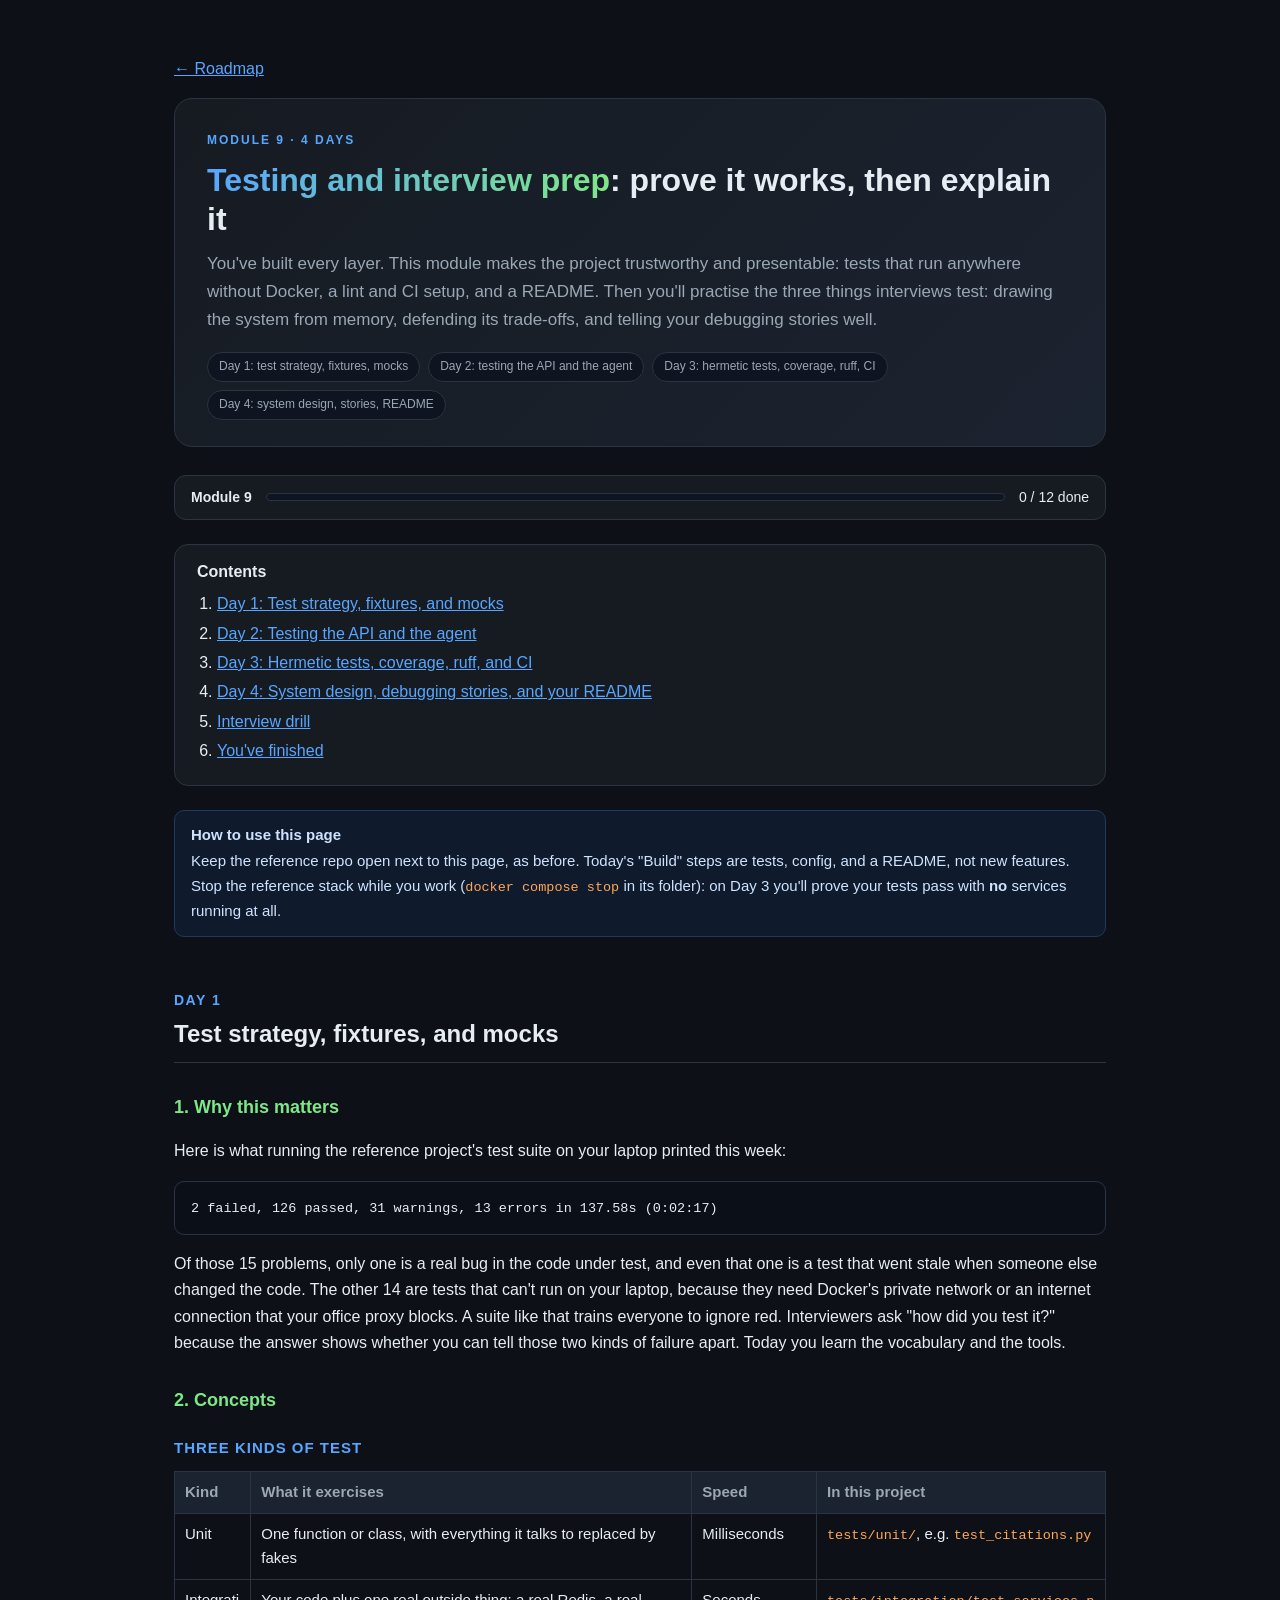
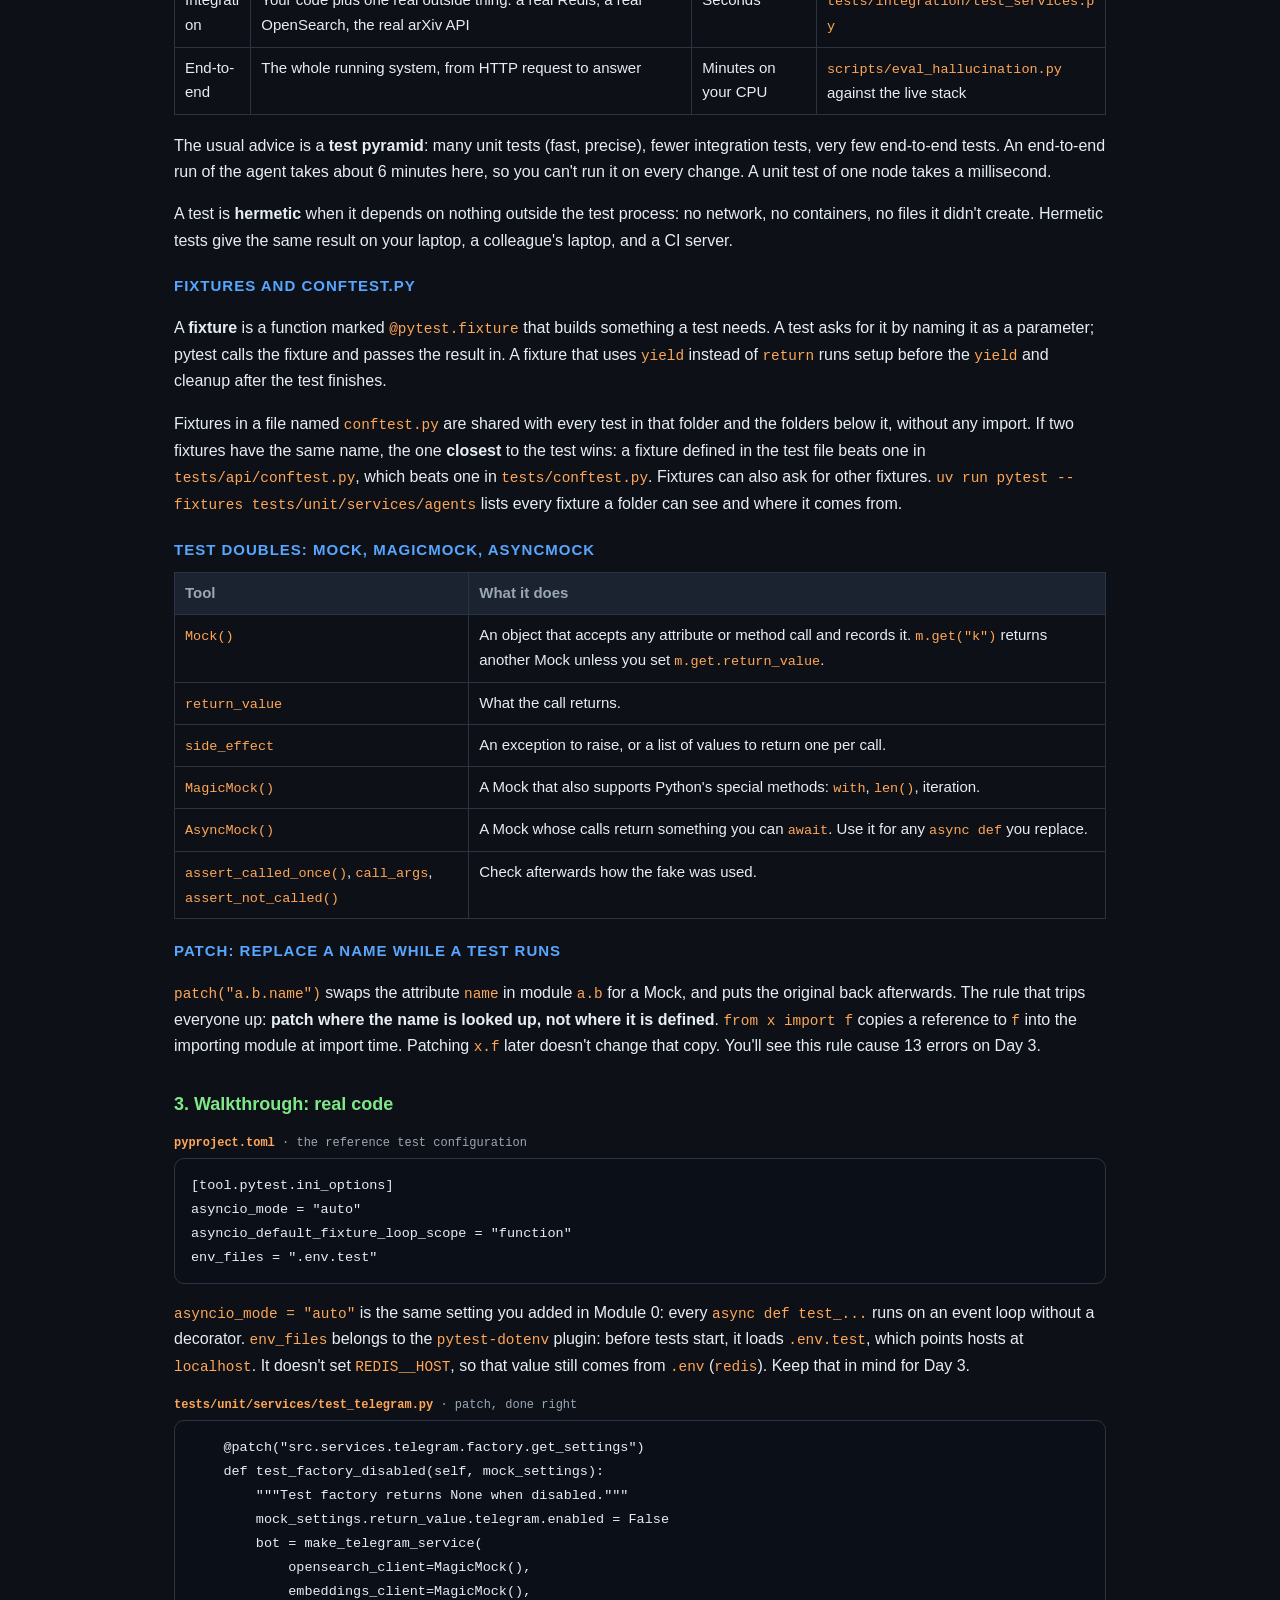
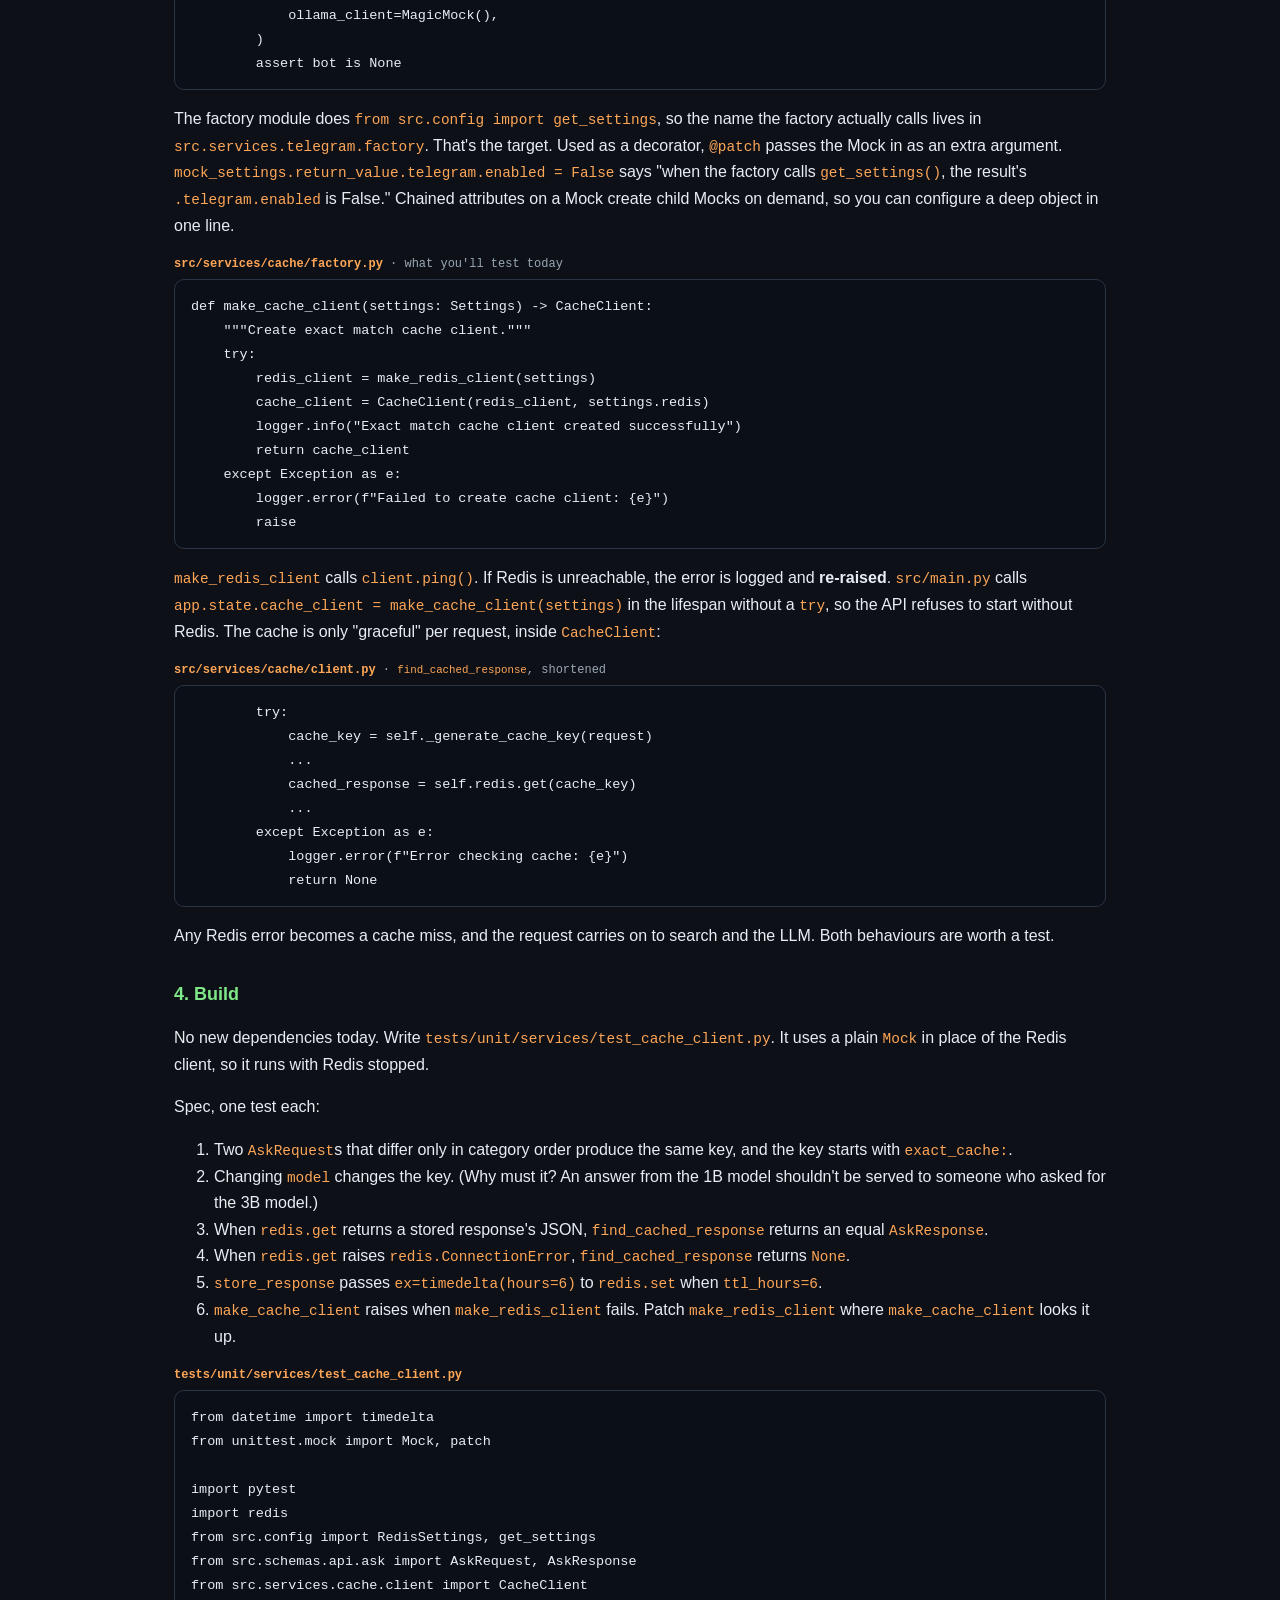
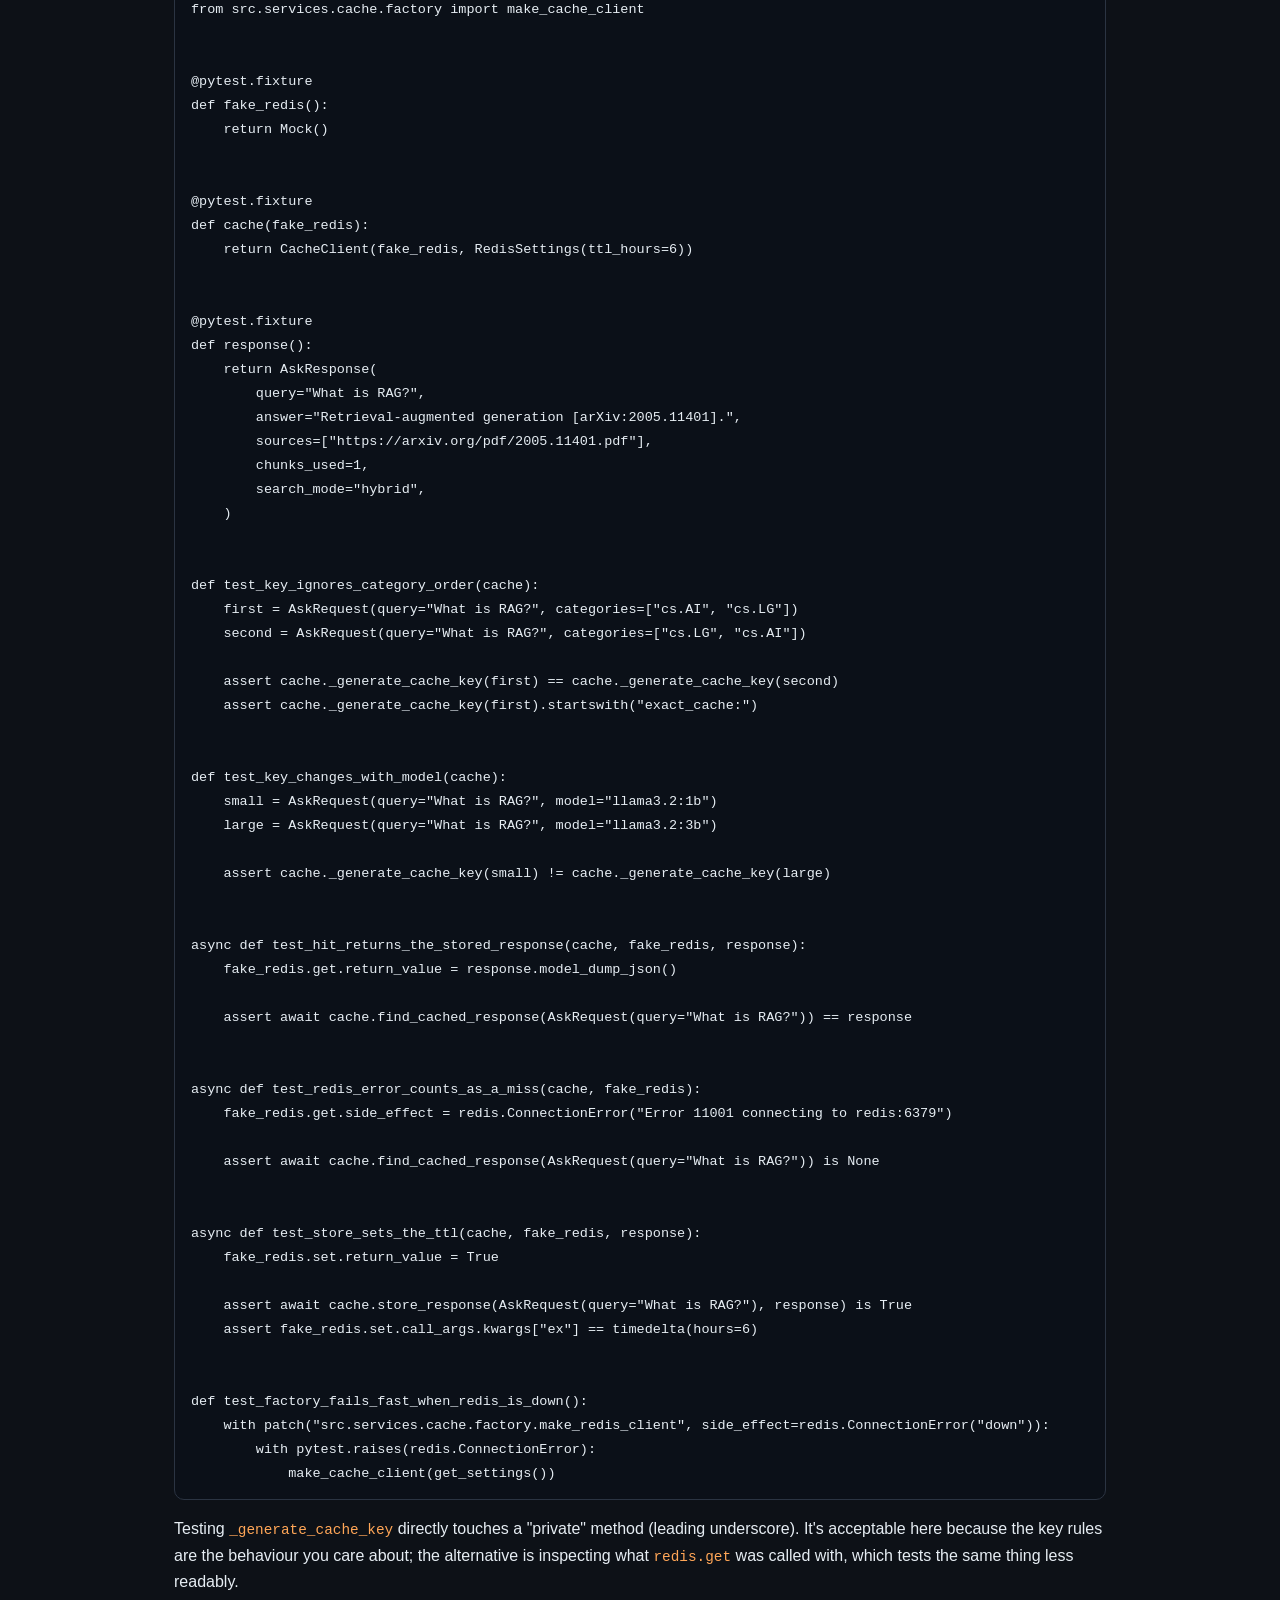
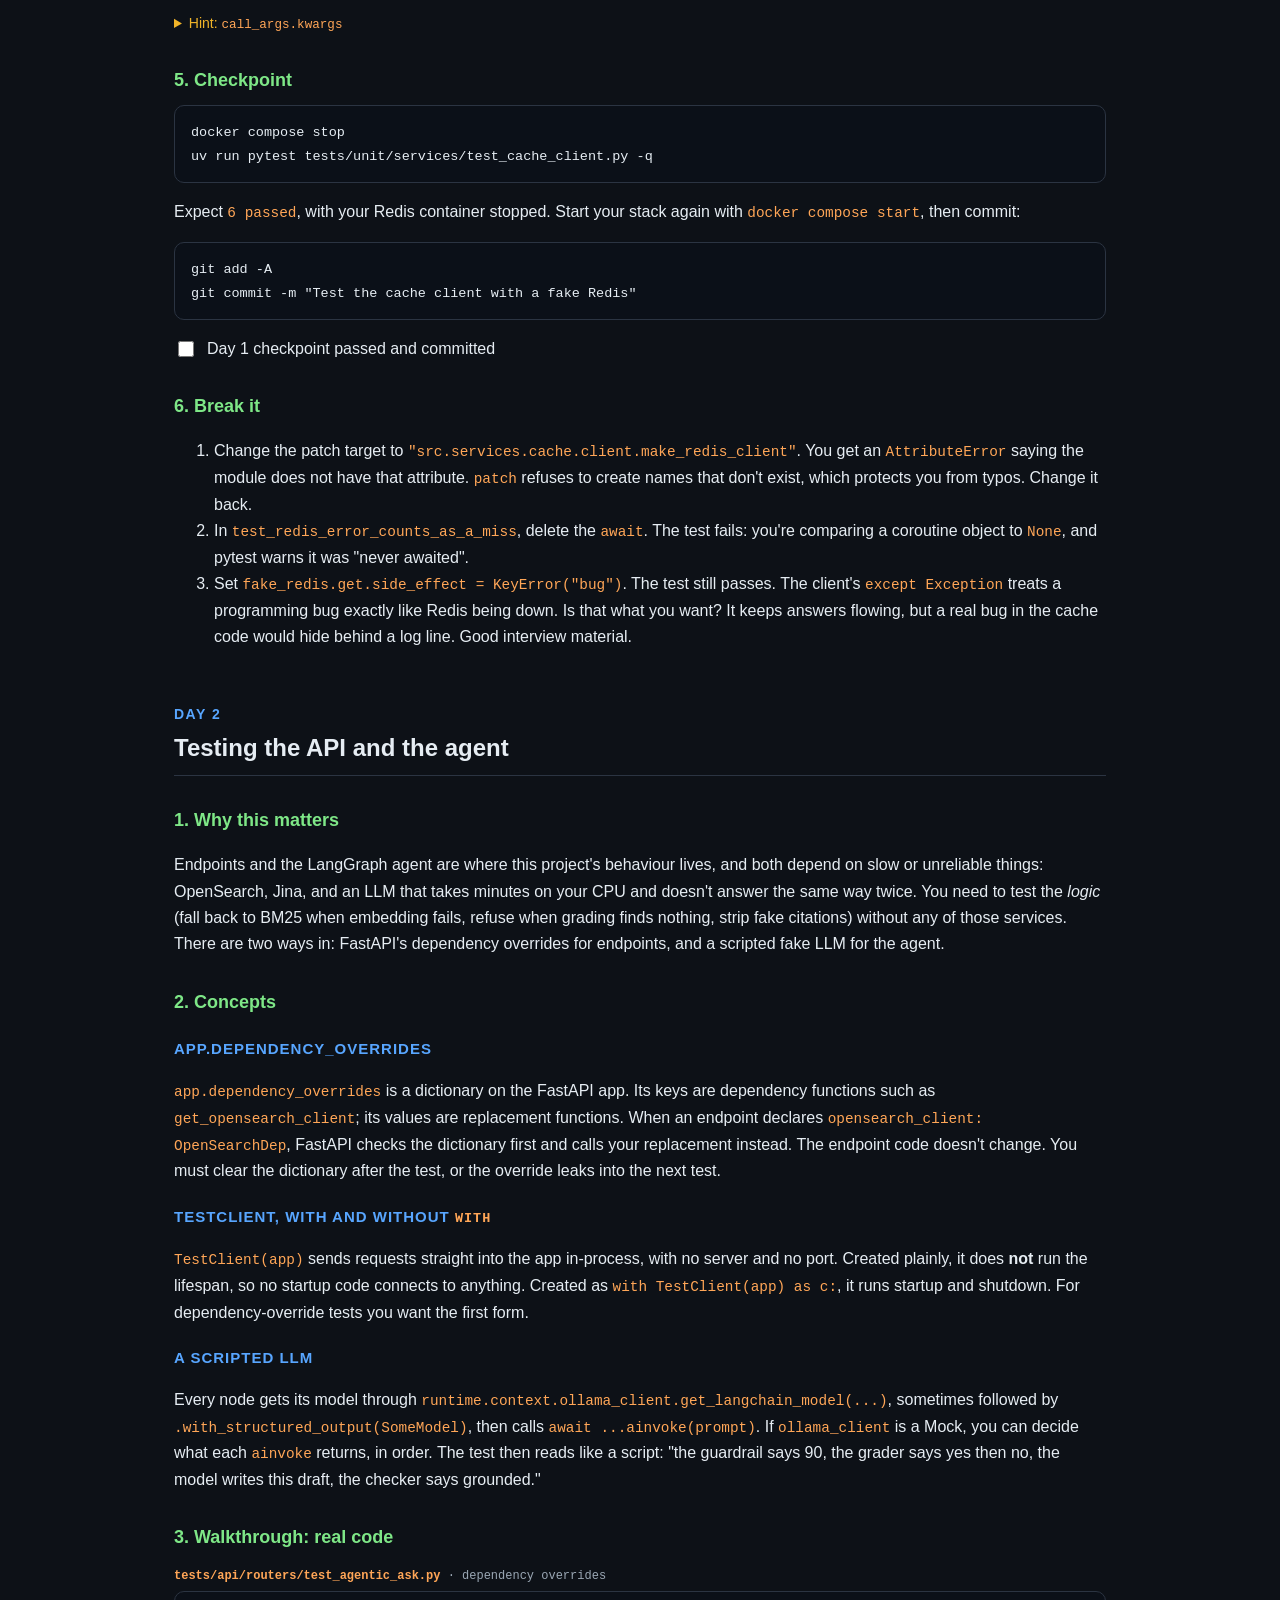
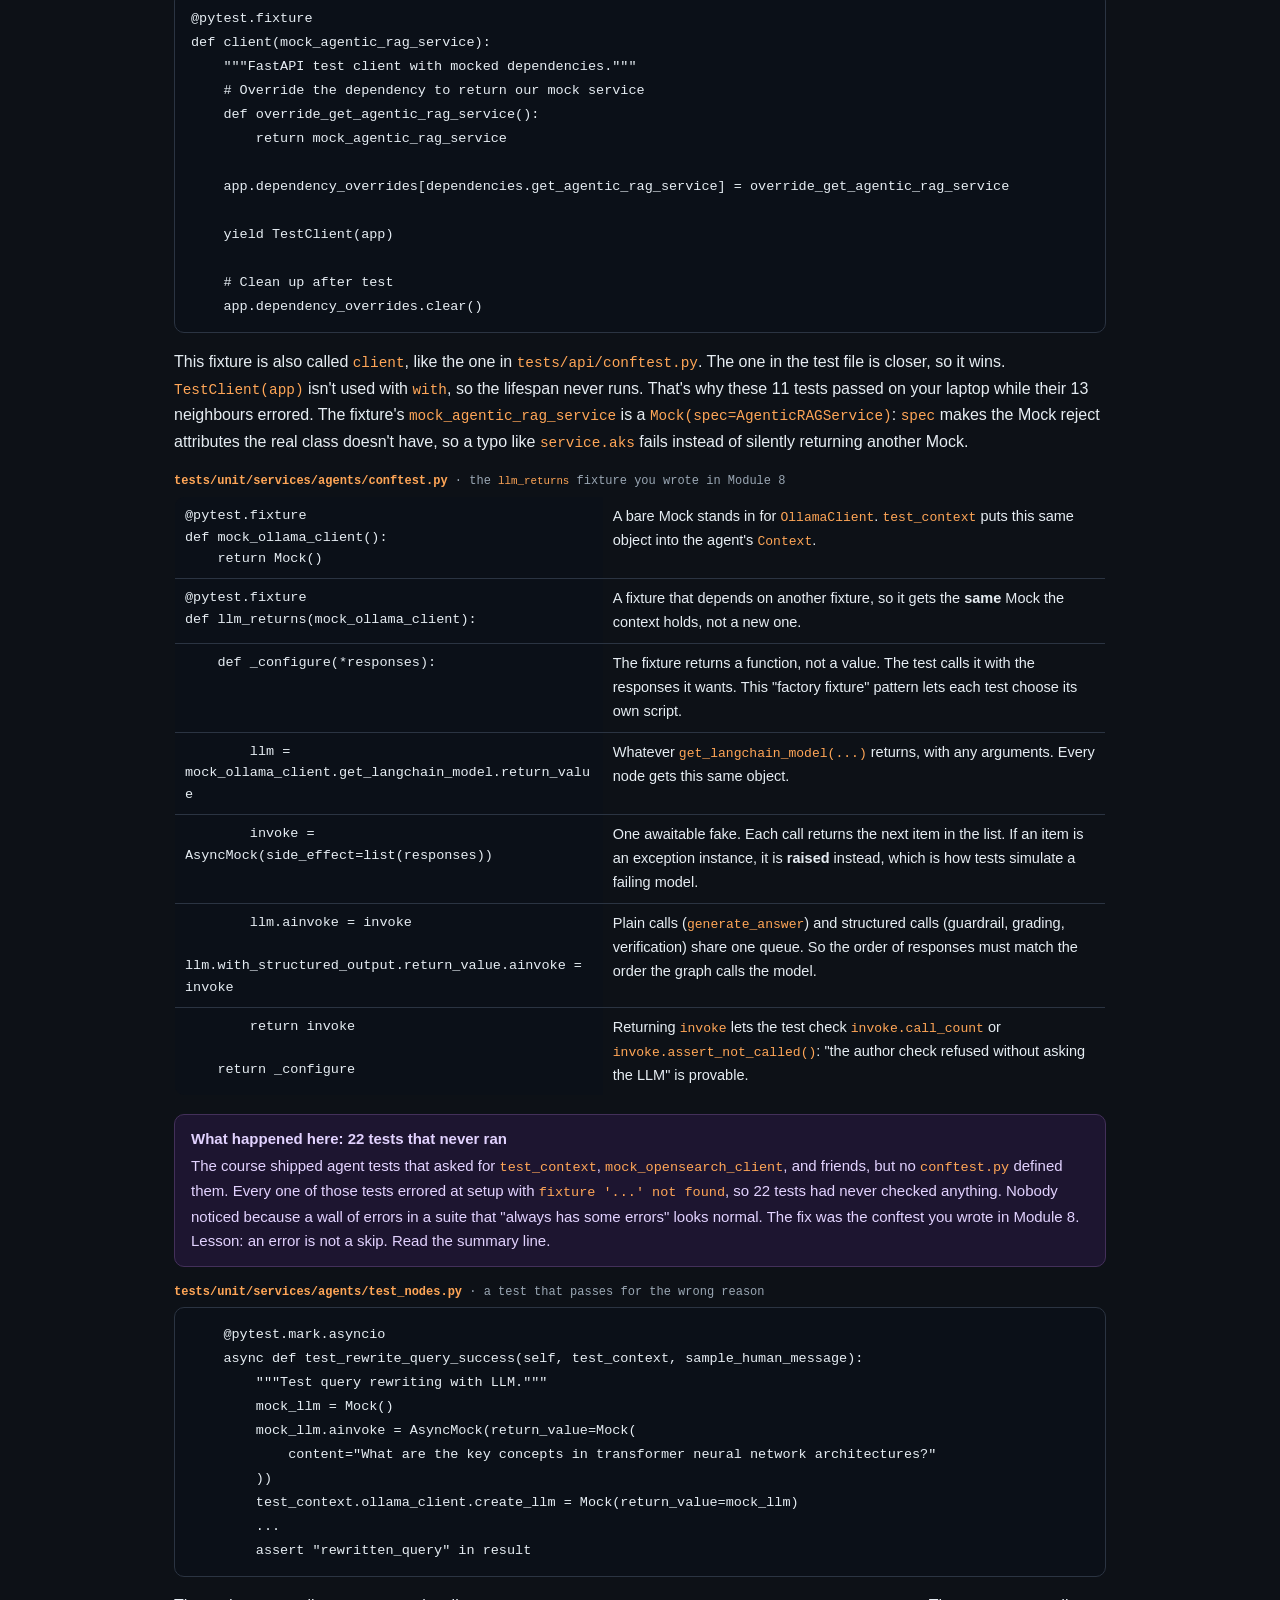
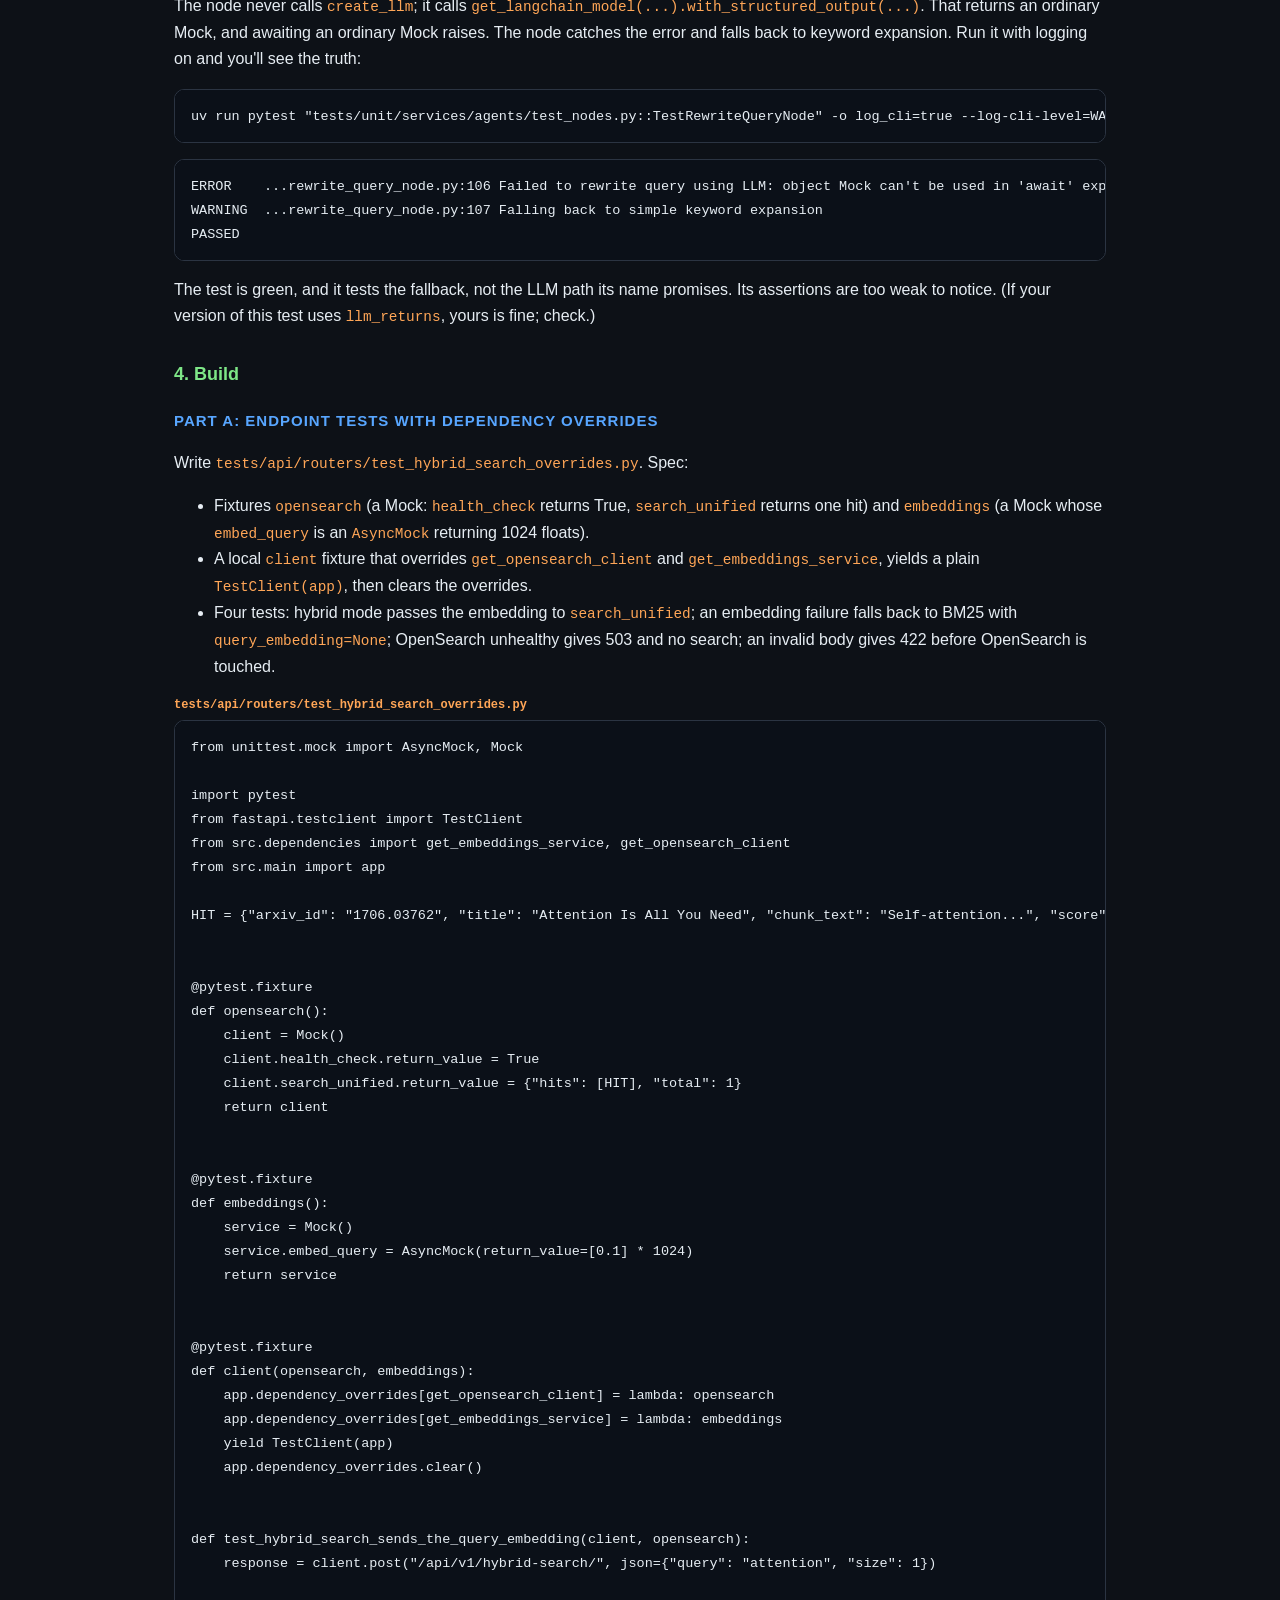
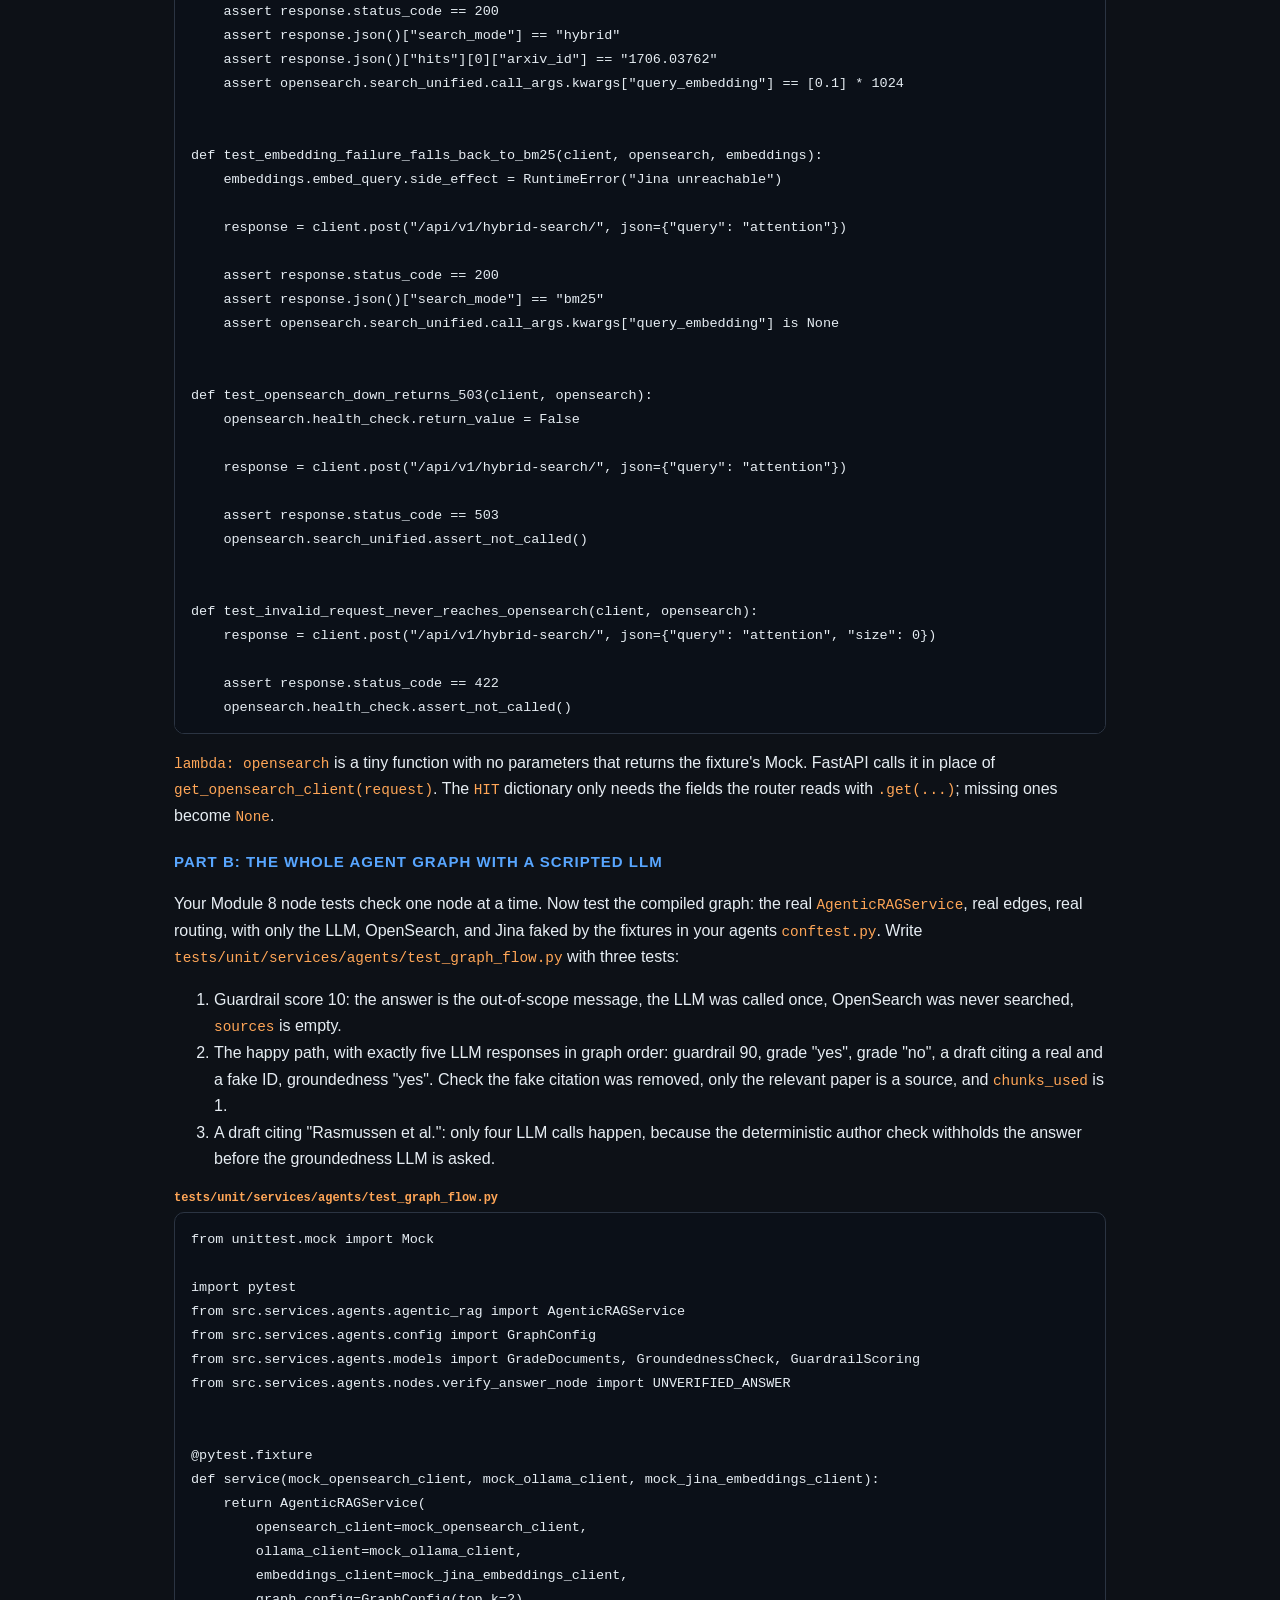
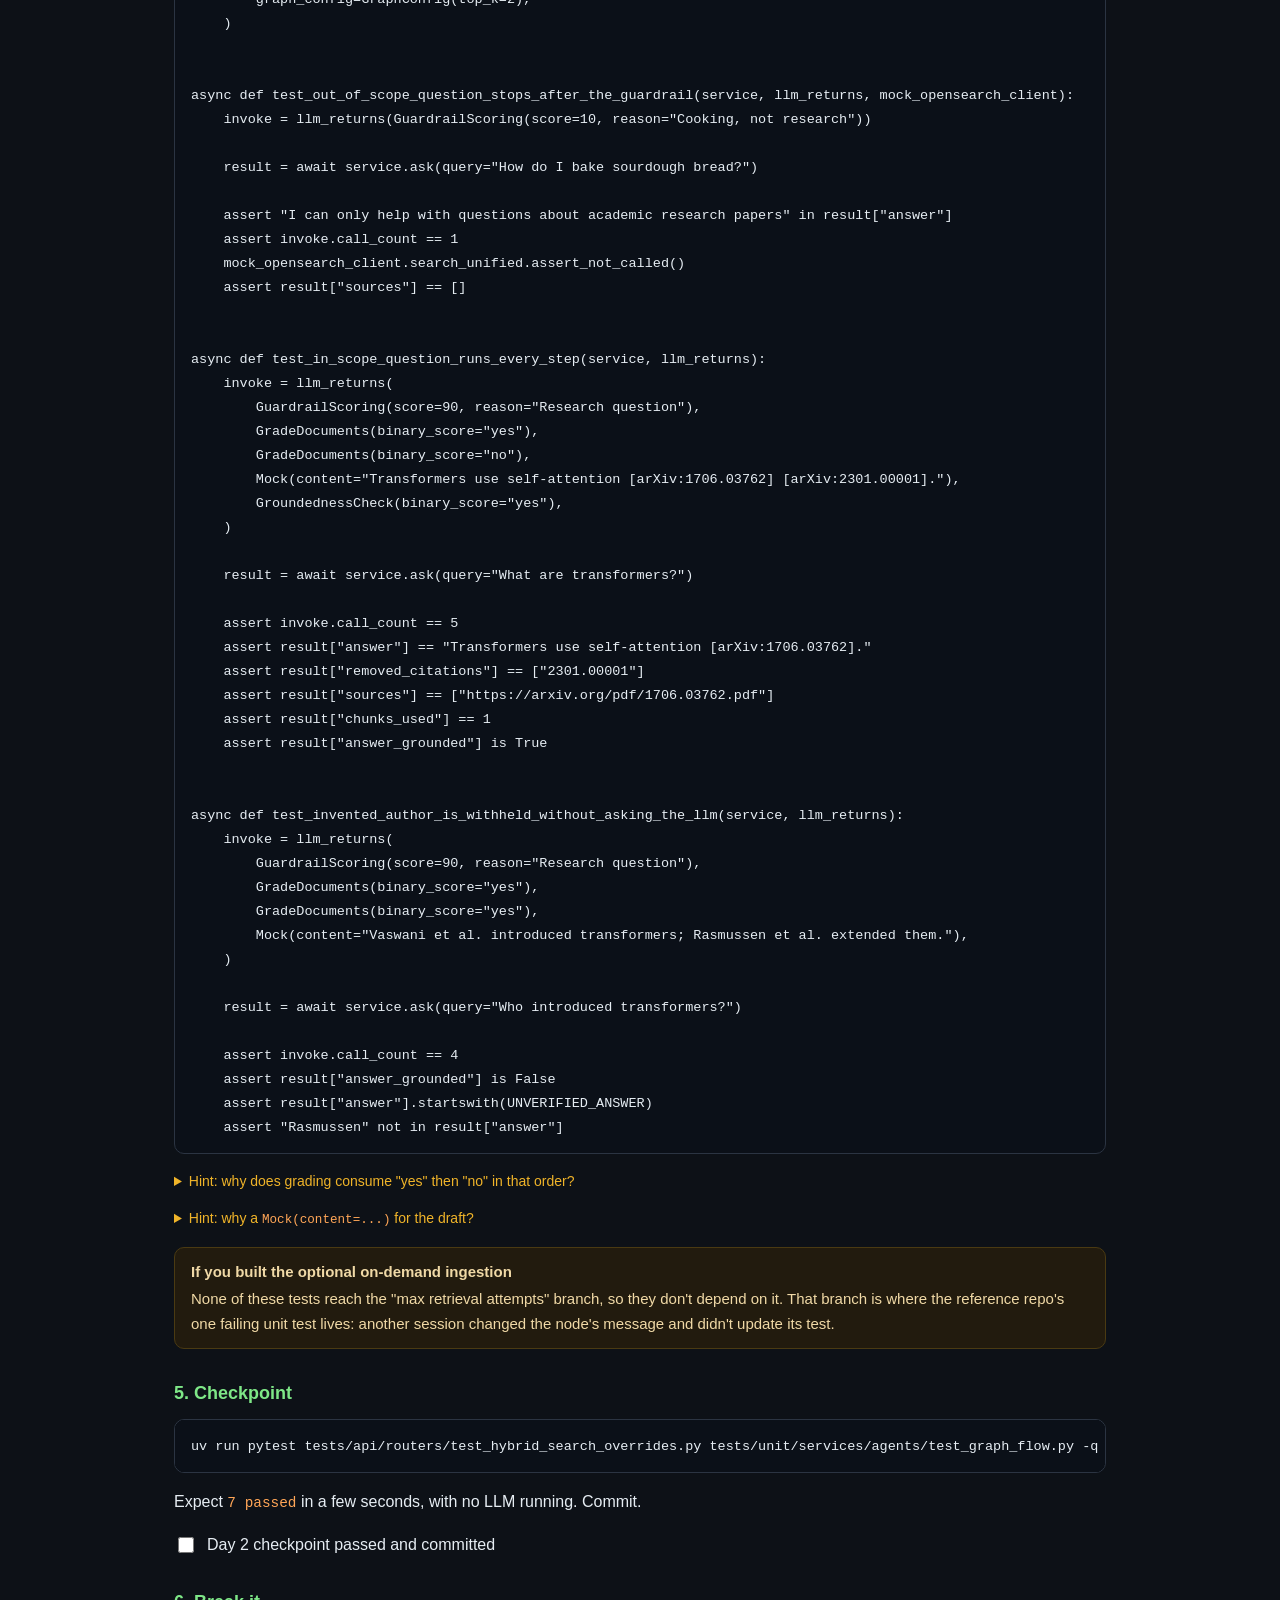
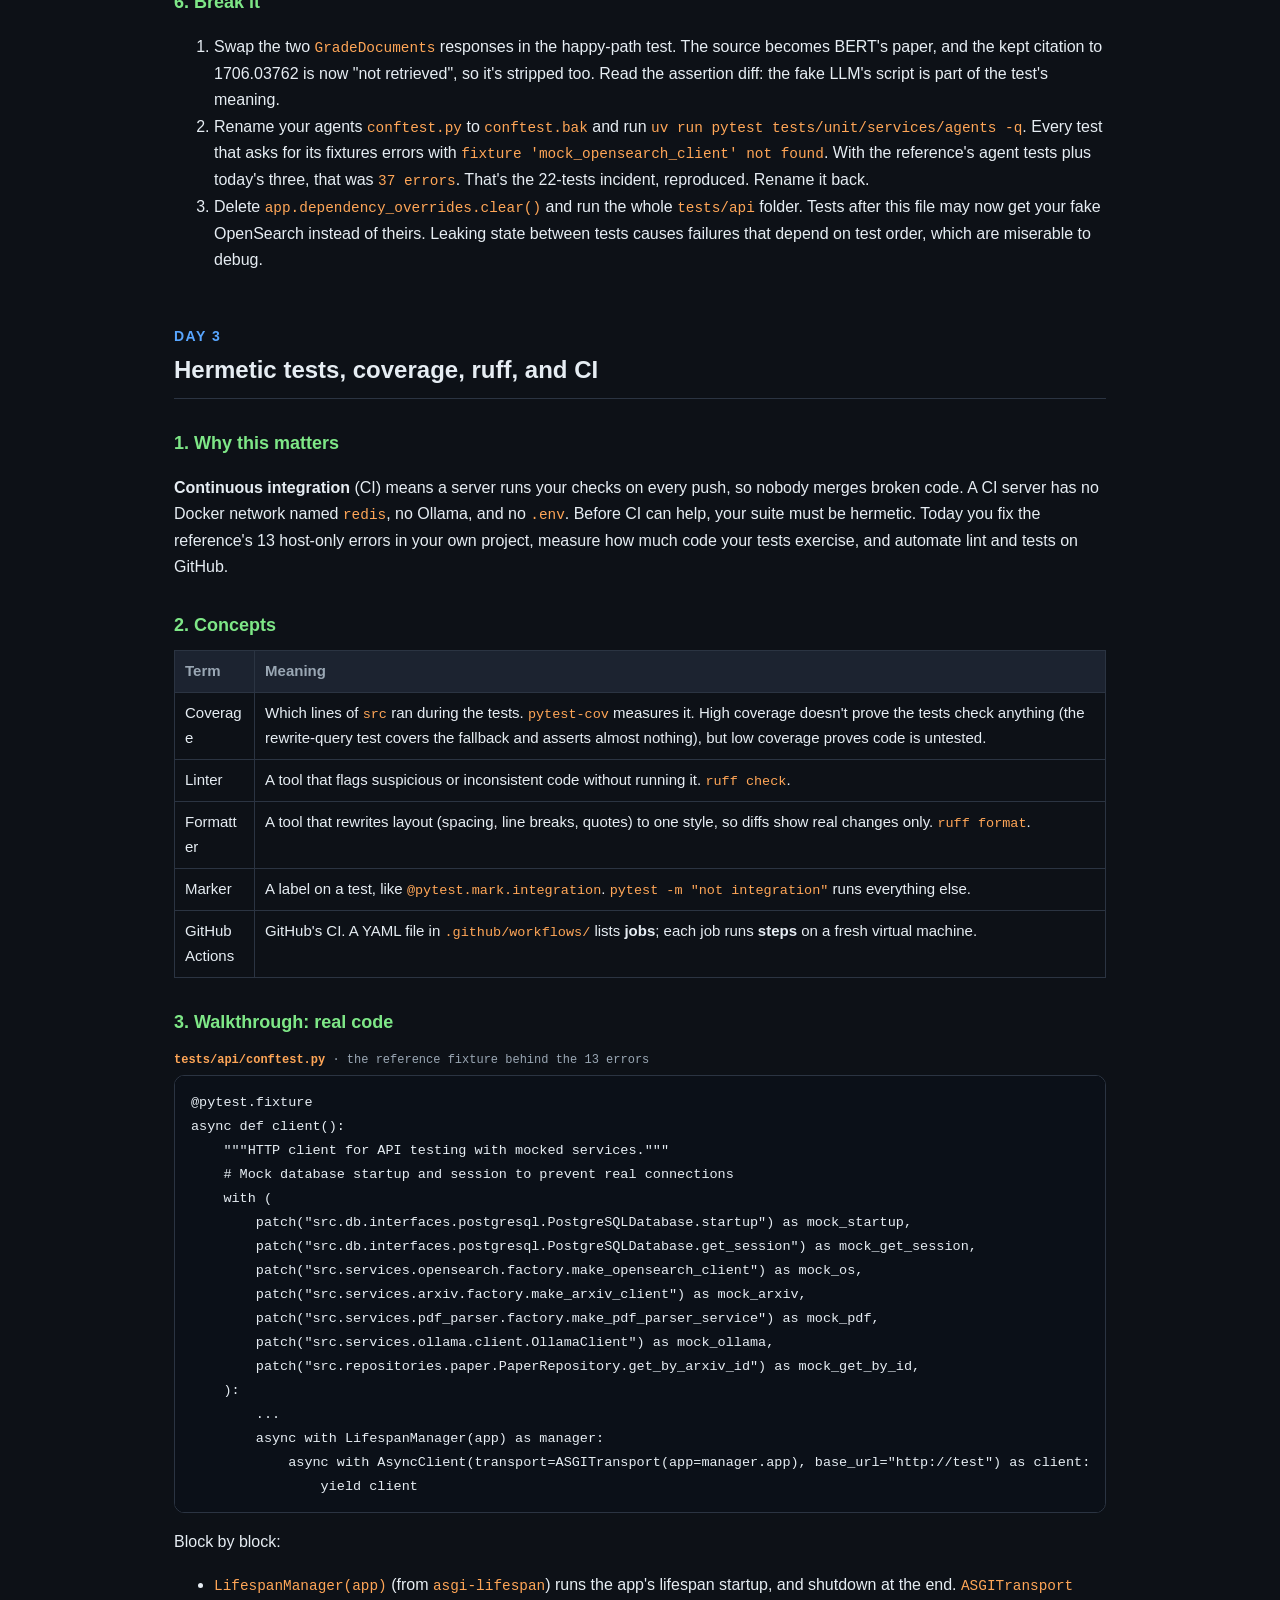
<file: rag-learning-guide/module-09-testing-interview.html>
<!DOCTYPE html>
<html lang="en">
<head>
<meta charset="UTF-8" />
<meta name="viewport" content="width=device-width, initial-scale=1.0" />
<title>Module 9 — Testing and interview prep</title>
<link rel="stylesheet" href="assets/guide.css" />
</head>
<body>
<div class="wrap">

  <p><a href="index.html">&larr; Roadmap</a></p>

  <header class="hero">
    <p class="kicker">Module 9 &middot; 4 days</p>
    <h1><span class="grad">Testing and interview prep</span>: prove it works, then explain it</h1>
    <p class="lede">
      You've built every layer. This module makes the project trustworthy and presentable: tests that run anywhere
      without Docker, a lint and CI setup, and a README. Then you'll practise the three things interviews test:
      drawing the system from memory, defending its trade-offs, and telling your debugging stories well.
    </p>
    <div class="pill-row">
      <span class="pill">Day 1: test strategy, fixtures, mocks</span>
      <span class="pill">Day 2: testing the API and the agent</span>
      <span class="pill">Day 3: hermetic tests, coverage, ruff, CI</span>
      <span class="pill">Day 4: system design, stories, README</span>
    </div>
  </header>

  <div class="progress"><strong>Module 9</strong><div class="bar"><span></span></div><span class="count"></span></div>

  <div class="toc">
    <strong>Contents</strong>
    <ol>
      <li><a href="#day1">Day 1: Test strategy, fixtures, and mocks</a></li>
      <li><a href="#day2">Day 2: Testing the API and the agent</a></li>
      <li><a href="#day3">Day 3: Hermetic tests, coverage, ruff, and CI</a></li>
      <li><a href="#day4">Day 4: System design, debugging stories, and your README</a></li>
      <li><a href="#drill">Interview drill</a></li>
      <li><a href="#done">You've finished</a></li>
    </ol>
  </div>

  <div class="callout info">
    <b>How to use this page</b>
    Keep the reference repo open next to this page, as before. Today's "Build" steps are tests, config, and a README,
    not new features. Stop the reference stack while you work (<code>docker compose stop</code> in its folder): on Day 3
    you'll prove your tests pass with <b>no</b> services running at all.
  </div>

  <!-- ================================================================== -->
  <!-- DAY 1                                                              -->
  <!-- ================================================================== -->
  <h2 id="day1"><span class="day">Day 1</span>Test strategy, fixtures, and mocks</h2>

  <h3>1. Why this matters</h3>
  <p>
    Here is what running the reference project's test suite on your laptop printed this week:
  </p>
  <pre><code>2 failed, 126 passed, 31 warnings, 13 errors in 137.58s (0:02:17)</code></pre>
  <p>
    Of those 15 problems, only one is a real bug in the code under test, and even that one is a test that went stale
    when someone else changed the code. The other 14 are tests that can't run on your laptop, because they need Docker's
    private network or an internet connection that your office proxy blocks. A suite like that trains everyone to ignore red. Interviewers ask
    "how did you test it?" because the answer shows whether you can tell those two kinds of failure apart. Today you
    learn the vocabulary and the tools.
  </p>

  <h3>2. Concepts</h3>
  <h4>Three kinds of test</h4>
  <table class="plain">
    <tr><th>Kind</th><th>What it exercises</th><th>Speed</th><th>In this project</th></tr>
    <tr><td>Unit</td><td>One function or class, with everything it talks to replaced by fakes</td><td>Milliseconds</td><td><code>tests/unit/</code>, e.g. <code>test_citations.py</code></td></tr>
    <tr><td>Integration</td><td>Your code plus one real outside thing: a real Redis, a real OpenSearch, the real arXiv API</td><td>Seconds</td><td><code>tests/integration/test_services.py</code></td></tr>
    <tr><td>End-to-end</td><td>The whole running system, from HTTP request to answer</td><td>Minutes on your CPU</td><td><code>scripts/eval_hallucination.py</code> against the live stack</td></tr>
  </table>
  <p>
    The usual advice is a <b>test pyramid</b>: many unit tests (fast, precise), fewer integration tests, very few end-to-end
    tests. An end-to-end run of the agent takes about 6 minutes here, so you can't run it on every change. A unit test of
    one node takes a millisecond.
  </p>
  <p>
    A test is <b>hermetic</b> when it depends on nothing outside the test process: no network, no containers, no files it
    didn't create. Hermetic tests give the same result on your laptop, a colleague's laptop, and a CI server.
  </p>

  <h4>Fixtures and conftest.py</h4>
  <p>
    A <b>fixture</b> is a function marked <code>@pytest.fixture</code> that builds something a test needs. A test asks for
    it by naming it as a parameter; pytest calls the fixture and passes the result in. A fixture that uses
    <code>yield</code> instead of <code>return</code> runs setup before the <code>yield</code> and cleanup after the test finishes.
  </p>
  <p>
    Fixtures in a file named <code>conftest.py</code> are shared with every test in that folder and the folders below it,
    without any import. If two fixtures have the same name, the one <b>closest</b> to the test wins: a fixture defined in
    the test file beats one in <code>tests/api/conftest.py</code>, which beats one in <code>tests/conftest.py</code>.
    Fixtures can also ask for other fixtures. <code>uv run pytest --fixtures tests/unit/services/agents</code> lists every
    fixture a folder can see and where it comes from.
  </p>

  <h4>Test doubles: Mock, MagicMock, AsyncMock</h4>
  <table class="plain">
    <tr><th>Tool</th><th>What it does</th></tr>
    <tr><td><code>Mock()</code></td><td>An object that accepts any attribute or method call and records it. <code>m.get("k")</code> returns another Mock unless you set <code>m.get.return_value</code>.</td></tr>
    <tr><td><code>return_value</code></td><td>What the call returns.</td></tr>
    <tr><td><code>side_effect</code></td><td>An exception to raise, or a list of values to return one per call.</td></tr>
    <tr><td><code>MagicMock()</code></td><td>A Mock that also supports Python's special methods: <code>with</code>, <code>len()</code>, iteration.</td></tr>
    <tr><td><code>AsyncMock()</code></td><td>A Mock whose calls return something you can <code>await</code>. Use it for any <code>async def</code> you replace.</td></tr>
    <tr><td><code>assert_called_once()</code>, <code>call_args</code>, <code>assert_not_called()</code></td><td>Check afterwards how the fake was used.</td></tr>
  </table>

  <h4>patch: replace a name while a test runs</h4>
  <p>
    <code>patch("a.b.name")</code> swaps the attribute <code>name</code> in module <code>a.b</code> for a Mock, and puts the
    original back afterwards. The rule that trips everyone up: <b>patch where the name is looked up, not where it is
    defined</b>. <code>from x import f</code> copies a reference to <code>f</code> into the importing module at import time.
    Patching <code>x.f</code> later doesn't change that copy. You'll see this rule cause 13 errors on Day 3.
  </p>

  <h3>3. Walkthrough: real code</h3>
  <p class="file"><b>pyproject.toml</b> &middot; the reference test configuration</p>
  <pre><code>[tool.pytest.ini_options]
asyncio_mode = "auto"
asyncio_default_fixture_loop_scope = "function"
env_files = ".env.test"</code></pre>
  <p>
    <code>asyncio_mode = "auto"</code> is the same setting you added in Module 0: every <code>async def test_...</code> runs
    on an event loop without a decorator. <code>env_files</code> belongs to the <code>pytest-dotenv</code> plugin: before tests
    start, it loads <code>.env.test</code>, which points hosts at <code>localhost</code>. It doesn't set
    <code>REDIS__HOST</code>, so that value still comes from <code>.env</code> (<code>redis</code>). Keep that in mind for Day 3.
  </p>

  <p class="file"><b>tests/unit/services/test_telegram.py</b> &middot; patch, done right</p>
  <pre><code>    @patch("src.services.telegram.factory.get_settings")
    def test_factory_disabled(self, mock_settings):
        """Test factory returns None when disabled."""
        mock_settings.return_value.telegram.enabled = False
        bot = make_telegram_service(
            opensearch_client=MagicMock(),
            embeddings_client=MagicMock(),
            ollama_client=MagicMock(),
        )
        assert bot is None</code></pre>
  <p>
    The factory module does <code>from src.config import get_settings</code>, so the name the factory actually calls lives in
    <code>src.services.telegram.factory</code>. That's the target. Used as a decorator, <code>@patch</code> passes the Mock in
    as an extra argument. <code>mock_settings.return_value.telegram.enabled = False</code> says "when the factory calls
    <code>get_settings()</code>, the result's <code>.telegram.enabled</code> is False." Chained attributes on a Mock create
    child Mocks on demand, so you can configure a deep object in one line.
  </p>

  <p class="file"><b>src/services/cache/factory.py</b> &middot; what you'll test today</p>
  <pre><code>def make_cache_client(settings: Settings) -&gt; CacheClient:
    """Create exact match cache client."""
    try:
        redis_client = make_redis_client(settings)
        cache_client = CacheClient(redis_client, settings.redis)
        logger.info("Exact match cache client created successfully")
        return cache_client
    except Exception as e:
        logger.error(f"Failed to create cache client: {e}")
        raise</code></pre>
  <p>
    <code>make_redis_client</code> calls <code>client.ping()</code>. If Redis is unreachable, the error is logged and
    <b>re-raised</b>. <code>src/main.py</code> calls <code>app.state.cache_client = make_cache_client(settings)</code> in the
    lifespan without a <code>try</code>, so the API refuses to start without Redis. The cache is only "graceful" per request,
    inside <code>CacheClient</code>:
  </p>
  <p class="file"><b>src/services/cache/client.py</b> &middot; <code>find_cached_response</code>, shortened</p>
  <pre><code>        try:
            cache_key = self._generate_cache_key(request)
            ...
            cached_response = self.redis.get(cache_key)
            ...
        except Exception as e:
            logger.error(f"Error checking cache: {e}")
            return None</code></pre>
  <p>Any Redis error becomes a cache miss, and the request carries on to search and the LLM. Both behaviours are worth a test.</p>

  <h3>4. Build</h3>
  <p>No new dependencies today. Write <code>tests/unit/services/test_cache_client.py</code>. It uses a plain <code>Mock</code> in place of the Redis client, so it runs with Redis stopped.</p>
  <p>Spec, one test each:</p>
  <ol>
    <li>Two <code>AskRequest</code>s that differ only in category order produce the same key, and the key starts with <code>exact_cache:</code>.</li>
    <li>Changing <code>model</code> changes the key. (Why must it? An answer from the 1B model shouldn't be served to someone who asked for the 3B model.)</li>
    <li>When <code>redis.get</code> returns a stored response's JSON, <code>find_cached_response</code> returns an equal <code>AskResponse</code>.</li>
    <li>When <code>redis.get</code> raises <code>redis.ConnectionError</code>, <code>find_cached_response</code> returns <code>None</code>.</li>
    <li><code>store_response</code> passes <code>ex=timedelta(hours=6)</code> to <code>redis.set</code> when <code>ttl_hours=6</code>.</li>
    <li><code>make_cache_client</code> raises when <code>make_redis_client</code> fails. Patch <code>make_redis_client</code> where <code>make_cache_client</code> looks it up.</li>
  </ol>
  <p class="file"><b>tests/unit/services/test_cache_client.py</b></p>
  <pre><code>from datetime import timedelta
from unittest.mock import Mock, patch

import pytest
import redis
from src.config import RedisSettings, get_settings
from src.schemas.api.ask import AskRequest, AskResponse
from src.services.cache.client import CacheClient
from src.services.cache.factory import make_cache_client


@pytest.fixture
def fake_redis():
    return Mock()


@pytest.fixture
def cache(fake_redis):
    return CacheClient(fake_redis, RedisSettings(ttl_hours=6))


@pytest.fixture
def response():
    return AskResponse(
        query="What is RAG?",
        answer="Retrieval-augmented generation [arXiv:2005.11401].",
        sources=["https://arxiv.org/pdf/2005.11401.pdf"],
        chunks_used=1,
        search_mode="hybrid",
    )


def test_key_ignores_category_order(cache):
    first = AskRequest(query="What is RAG?", categories=["cs.AI", "cs.LG"])
    second = AskRequest(query="What is RAG?", categories=["cs.LG", "cs.AI"])

    assert cache._generate_cache_key(first) == cache._generate_cache_key(second)
    assert cache._generate_cache_key(first).startswith("exact_cache:")


def test_key_changes_with_model(cache):
    small = AskRequest(query="What is RAG?", model="llama3.2:1b")
    large = AskRequest(query="What is RAG?", model="llama3.2:3b")

    assert cache._generate_cache_key(small) != cache._generate_cache_key(large)


async def test_hit_returns_the_stored_response(cache, fake_redis, response):
    fake_redis.get.return_value = response.model_dump_json()

    assert await cache.find_cached_response(AskRequest(query="What is RAG?")) == response


async def test_redis_error_counts_as_a_miss(cache, fake_redis):
    fake_redis.get.side_effect = redis.ConnectionError("Error 11001 connecting to redis:6379")

    assert await cache.find_cached_response(AskRequest(query="What is RAG?")) is None


async def test_store_sets_the_ttl(cache, fake_redis, response):
    fake_redis.set.return_value = True

    assert await cache.store_response(AskRequest(query="What is RAG?"), response) is True
    assert fake_redis.set.call_args.kwargs["ex"] == timedelta(hours=6)


def test_factory_fails_fast_when_redis_is_down():
    with patch("src.services.cache.factory.make_redis_client", side_effect=redis.ConnectionError("down")):
        with pytest.raises(redis.ConnectionError):
            make_cache_client(get_settings())</code></pre>
  <p>
    Testing <code>_generate_cache_key</code> directly touches a "private" method (leading underscore). It's acceptable here
    because the key rules are the behaviour you care about; the alternative is inspecting what <code>redis.get</code> was
    called with, which tests the same thing less readably.
  </p>
  <details class="hint"><summary>Hint: <code>call_args.kwargs</code></summary>
    <p><code>fake_redis.set.call_args</code> records the last call. <code>.args</code> is the tuple of positional arguments,
      <code>.kwargs</code> the dictionary of keyword arguments. The client calls <code>self.redis.set(cache_key, ..., ex=self.ttl)</code>, so <code>ex</code> is a keyword.</p></details>

  <h3>5. Checkpoint</h3>
  <pre><code>docker compose stop
uv run pytest tests/unit/services/test_cache_client.py -q</code></pre>
  <p>Expect <code>6 passed</code>, with your Redis container stopped. Start your stack again with <code>docker compose start</code>, then commit:</p>
  <pre><code>git add -A
git commit -m "Test the cache client with a fake Redis"</code></pre>
  <ul class="checklist"><li><input type="checkbox" data-id="m9-day1" /><span>Day 1 checkpoint passed and committed</span></li></ul>

  <h3>6. Break it</h3>
  <ol>
    <li>Change the patch target to <code>"src.services.cache.client.make_redis_client"</code>. You get an
      <code>AttributeError</code> saying the module does not have that attribute. <code>patch</code> refuses to create names that don't exist, which protects you from typos. Change it back.</li>
    <li>In <code>test_redis_error_counts_as_a_miss</code>, delete the <code>await</code>. The test fails: you're comparing a
      coroutine object to <code>None</code>, and pytest warns it was "never awaited".</li>
    <li>Set <code>fake_redis.get.side_effect = KeyError("bug")</code>. The test still passes. The client's
      <code>except Exception</code> treats a programming bug exactly like Redis being down. Is that what you want? It keeps
      answers flowing, but a real bug in the cache code would hide behind a log line. Good interview material.</li>
  </ol>

  <!-- ================================================================== -->
  <!-- DAY 2                                                              -->
  <!-- ================================================================== -->
  <h2 id="day2"><span class="day">Day 2</span>Testing the API and the agent</h2>

  <h3>1. Why this matters</h3>
  <p>
    Endpoints and the LangGraph agent are where this project's behaviour lives, and both depend on slow or unreliable
    things: OpenSearch, Jina, and an LLM that takes minutes on your CPU and doesn't answer the same way twice. You
    need to test the <em>logic</em> (fall back to BM25 when embedding fails, refuse when grading finds nothing, strip fake
    citations) without any of those services. There are two ways in: FastAPI's dependency overrides for endpoints, and a
    scripted fake LLM for the agent.
  </p>

  <h3>2. Concepts</h3>
  <h4>app.dependency_overrides</h4>
  <p>
    <code>app.dependency_overrides</code> is a dictionary on the FastAPI app. Its keys are dependency functions such as
    <code>get_opensearch_client</code>; its values are replacement functions. When an endpoint declares
    <code>opensearch_client: OpenSearchDep</code>, FastAPI checks the dictionary first and calls your replacement instead.
    The endpoint code doesn't change. You must clear the dictionary after the test, or the override leaks into the next test.
  </p>
  <h4>TestClient, with and without <code>with</code></h4>
  <p>
    <code>TestClient(app)</code> sends requests straight into the app in-process, with no server and no port. Created plainly,
    it does <b>not</b> run the lifespan, so no startup code connects to anything. Created as <code>with TestClient(app) as c:</code>,
    it runs startup and shutdown. For dependency-override tests you want the first form.
  </p>
  <h4>A scripted LLM</h4>
  <p>
    Every node gets its model through <code>runtime.context.ollama_client.get_langchain_model(...)</code>, sometimes followed by
    <code>.with_structured_output(SomeModel)</code>, then calls <code>await ...ainvoke(prompt)</code>. If <code>ollama_client</code>
    is a Mock, you can decide what each <code>ainvoke</code> returns, in order. The test then reads like a script:
    "the guardrail says 90, the grader says yes then no, the model writes this draft, the checker says grounded."
  </p>

  <h3>3. Walkthrough: real code</h3>
  <p class="file"><b>tests/api/routers/test_agentic_ask.py</b> &middot; dependency overrides</p>
  <pre><code>@pytest.fixture
def client(mock_agentic_rag_service):
    """FastAPI test client with mocked dependencies."""
    # Override the dependency to return our mock service
    def override_get_agentic_rag_service():
        return mock_agentic_rag_service

    app.dependency_overrides[dependencies.get_agentic_rag_service] = override_get_agentic_rag_service

    yield TestClient(app)

    # Clean up after test
    app.dependency_overrides.clear()</code></pre>
  <p>
    This fixture is also called <code>client</code>, like the one in <code>tests/api/conftest.py</code>. The one in the test file
    is closer, so it wins. <code>TestClient(app)</code> isn't used with <code>with</code>, so the lifespan never runs. That's why these 11
    tests passed on your laptop while their 13 neighbours errored. The fixture's <code>mock_agentic_rag_service</code> is a
    <code>Mock(spec=AgenticRAGService)</code>: <code>spec</code> makes the Mock reject attributes the real class doesn't have,
    so a typo like <code>service.aks</code> fails instead of silently returning another Mock.
  </p>

  <p class="file"><b>tests/unit/services/agents/conftest.py</b> &middot; the <code>llm_returns</code> fixture you wrote in Module 8</p>
  <table class="walk">
    <tr><td><pre><code>@pytest.fixture
def mock_ollama_client():
    return Mock()</code></pre></td>
      <td>A bare Mock stands in for <code>OllamaClient</code>. <code>test_context</code> puts this same object into the agent's <code>Context</code>.</td></tr>
    <tr><td><pre><code>@pytest.fixture
def llm_returns(mock_ollama_client):</code></pre></td>
      <td>A fixture that depends on another fixture, so it gets the <b>same</b> Mock the context holds, not a new one.</td></tr>
    <tr><td><pre><code>    def _configure(*responses):</code></pre></td>
      <td>The fixture returns a function, not a value. The test calls it with the responses it wants. This "factory fixture" pattern lets each test choose its own script.</td></tr>
    <tr><td><pre><code>        llm = mock_ollama_client.get_langchain_model.return_value</code></pre></td>
      <td>Whatever <code>get_langchain_model(...)</code> returns, with any arguments. Every node gets this same object.</td></tr>
    <tr><td><pre><code>        invoke = AsyncMock(side_effect=list(responses))</code></pre></td>
      <td>One awaitable fake. Each call returns the next item in the list. If an item is an exception instance, it is <b>raised</b> instead, which is how tests simulate a failing model.</td></tr>
    <tr><td><pre><code>        llm.ainvoke = invoke
        llm.with_structured_output.return_value.ainvoke = invoke</code></pre></td>
      <td>Plain calls (<code>generate_answer</code>) and structured calls (guardrail, grading, verification) share one queue. So the order of responses must match the order the graph calls the model.</td></tr>
    <tr><td><pre><code>        return invoke

    return _configure</code></pre></td>
      <td>Returning <code>invoke</code> lets the test check <code>invoke.call_count</code> or <code>invoke.assert_not_called()</code>: "the author check refused without asking the LLM" is provable.</td></tr>
  </table>
  <div class="callout story">
    <b>What happened here: 22 tests that never ran</b>
    The course shipped agent tests that asked for <code>test_context</code>, <code>mock_opensearch_client</code>, and friends,
    but no <code>conftest.py</code> defined them. Every one of those tests errored at setup with <code>fixture '...' not found</code>,
    so 22 tests had never checked anything. Nobody noticed because a wall of errors in a suite that "always has some errors"
    looks normal. The fix was the conftest you wrote in Module 8. Lesson: an error is not a skip. Read the summary line.
  </div>

  <p class="file"><b>tests/unit/services/agents/test_nodes.py</b> &middot; a test that passes for the wrong reason</p>
  <pre><code>    @pytest.mark.asyncio
    async def test_rewrite_query_success(self, test_context, sample_human_message):
        """Test query rewriting with LLM."""
        mock_llm = Mock()
        mock_llm.ainvoke = AsyncMock(return_value=Mock(
            content="What are the key concepts in transformer neural network architectures?"
        ))
        test_context.ollama_client.create_llm = Mock(return_value=mock_llm)
        ...
        assert "rewritten_query" in result</code></pre>
  <p>
    The node never calls <code>create_llm</code>; it calls <code>get_langchain_model(...).with_structured_output(...)</code>. That
    returns an ordinary Mock, and awaiting an ordinary Mock raises. The node catches the error and falls back to keyword
    expansion. Run it with logging on and you'll see the truth:
  </p>
  <pre><code>uv run pytest "tests/unit/services/agents/test_nodes.py::TestRewriteQueryNode" -o log_cli=true --log-cli-level=WARNING</code></pre>
  <pre><code>ERROR    ...rewrite_query_node.py:106 Failed to rewrite query using LLM: object Mock can't be used in 'await' expression
WARNING  ...rewrite_query_node.py:107 Falling back to simple keyword expansion
PASSED</code></pre>
  <p>
    The test is green, and it tests the fallback, not the LLM path its name promises. Its assertions are too weak to notice.
    (If your version of this test uses <code>llm_returns</code>, yours is fine; check.)
  </p>

  <h3>4. Build</h3>
  <h4>Part A: endpoint tests with dependency overrides</h4>
  <p>Write <code>tests/api/routers/test_hybrid_search_overrides.py</code>. Spec:</p>
  <ul>
    <li>Fixtures <code>opensearch</code> (a Mock: <code>health_check</code> returns True, <code>search_unified</code> returns one hit) and <code>embeddings</code> (a Mock whose <code>embed_query</code> is an <code>AsyncMock</code> returning 1024 floats).</li>
    <li>A local <code>client</code> fixture that overrides <code>get_opensearch_client</code> and <code>get_embeddings_service</code>, yields a plain <code>TestClient(app)</code>, then clears the overrides.</li>
    <li>Four tests: hybrid mode passes the embedding to <code>search_unified</code>; an embedding failure falls back to BM25 with <code>query_embedding=None</code>; OpenSearch unhealthy gives 503 and no search; an invalid body gives 422 before OpenSearch is touched.</li>
  </ul>
  <p class="file"><b>tests/api/routers/test_hybrid_search_overrides.py</b></p>
  <pre><code>from unittest.mock import AsyncMock, Mock

import pytest
from fastapi.testclient import TestClient
from src.dependencies import get_embeddings_service, get_opensearch_client
from src.main import app

HIT = {"arxiv_id": "1706.03762", "title": "Attention Is All You Need", "chunk_text": "Self-attention...", "score": 0.016}


@pytest.fixture
def opensearch():
    client = Mock()
    client.health_check.return_value = True
    client.search_unified.return_value = {"hits": [HIT], "total": 1}
    return client


@pytest.fixture
def embeddings():
    service = Mock()
    service.embed_query = AsyncMock(return_value=[0.1] * 1024)
    return service


@pytest.fixture
def client(opensearch, embeddings):
    app.dependency_overrides[get_opensearch_client] = lambda: opensearch
    app.dependency_overrides[get_embeddings_service] = lambda: embeddings
    yield TestClient(app)
    app.dependency_overrides.clear()


def test_hybrid_search_sends_the_query_embedding(client, opensearch):
    response = client.post("/api/v1/hybrid-search/", json={"query": "attention", "size": 1})

    assert response.status_code == 200
    assert response.json()["search_mode"] == "hybrid"
    assert response.json()["hits"][0]["arxiv_id"] == "1706.03762"
    assert opensearch.search_unified.call_args.kwargs["query_embedding"] == [0.1] * 1024


def test_embedding_failure_falls_back_to_bm25(client, opensearch, embeddings):
    embeddings.embed_query.side_effect = RuntimeError("Jina unreachable")

    response = client.post("/api/v1/hybrid-search/", json={"query": "attention"})

    assert response.status_code == 200
    assert response.json()["search_mode"] == "bm25"
    assert opensearch.search_unified.call_args.kwargs["query_embedding"] is None


def test_opensearch_down_returns_503(client, opensearch):
    opensearch.health_check.return_value = False

    response = client.post("/api/v1/hybrid-search/", json={"query": "attention"})

    assert response.status_code == 503
    opensearch.search_unified.assert_not_called()


def test_invalid_request_never_reaches_opensearch(client, opensearch):
    response = client.post("/api/v1/hybrid-search/", json={"query": "attention", "size": 0})

    assert response.status_code == 422
    opensearch.health_check.assert_not_called()</code></pre>
  <p>
    <code>lambda: opensearch</code> is a tiny function with no parameters that returns the fixture's Mock. FastAPI calls it
    in place of <code>get_opensearch_client(request)</code>. The <code>HIT</code> dictionary only needs the fields the router reads
    with <code>.get(...)</code>; missing ones become <code>None</code>.
  </p>

  <h4>Part B: the whole agent graph with a scripted LLM</h4>
  <p>
    Your Module 8 node tests check one node at a time. Now test the compiled graph: the real <code>AgenticRAGService</code>,
    real edges, real routing, with only the LLM, OpenSearch, and Jina faked by the fixtures in your agents
    <code>conftest.py</code>. Write <code>tests/unit/services/agents/test_graph_flow.py</code> with three tests:
  </p>
  <ol>
    <li>Guardrail score 10: the answer is the out-of-scope message, the LLM was called once, OpenSearch was never searched, <code>sources</code> is empty.</li>
    <li>The happy path, with exactly five LLM responses in graph order: guardrail 90, grade "yes", grade "no", a draft citing a real and a fake ID, groundedness "yes". Check the fake citation was removed, only the relevant paper is a source, and <code>chunks_used</code> is 1.</li>
    <li>A draft citing "Rasmussen et al.": only four LLM calls happen, because the deterministic author check withholds the answer before the groundedness LLM is asked.</li>
  </ol>
  <p class="file"><b>tests/unit/services/agents/test_graph_flow.py</b></p>
  <pre><code>from unittest.mock import Mock

import pytest
from src.services.agents.agentic_rag import AgenticRAGService
from src.services.agents.config import GraphConfig
from src.services.agents.models import GradeDocuments, GroundednessCheck, GuardrailScoring
from src.services.agents.nodes.verify_answer_node import UNVERIFIED_ANSWER


@pytest.fixture
def service(mock_opensearch_client, mock_ollama_client, mock_jina_embeddings_client):
    return AgenticRAGService(
        opensearch_client=mock_opensearch_client,
        ollama_client=mock_ollama_client,
        embeddings_client=mock_jina_embeddings_client,
        graph_config=GraphConfig(top_k=2),
    )


async def test_out_of_scope_question_stops_after_the_guardrail(service, llm_returns, mock_opensearch_client):
    invoke = llm_returns(GuardrailScoring(score=10, reason="Cooking, not research"))

    result = await service.ask(query="How do I bake sourdough bread?")

    assert "I can only help with questions about academic research papers" in result["answer"]
    assert invoke.call_count == 1
    mock_opensearch_client.search_unified.assert_not_called()
    assert result["sources"] == []


async def test_in_scope_question_runs_every_step(service, llm_returns):
    invoke = llm_returns(
        GuardrailScoring(score=90, reason="Research question"),
        GradeDocuments(binary_score="yes"),
        GradeDocuments(binary_score="no"),
        Mock(content="Transformers use self-attention [arXiv:1706.03762] [arXiv:2301.00001]."),
        GroundednessCheck(binary_score="yes"),
    )

    result = await service.ask(query="What are transformers?")

    assert invoke.call_count == 5
    assert result["answer"] == "Transformers use self-attention [arXiv:1706.03762]."
    assert result["removed_citations"] == ["2301.00001"]
    assert result["sources"] == ["https://arxiv.org/pdf/1706.03762.pdf"]
    assert result["chunks_used"] == 1
    assert result["answer_grounded"] is True


async def test_invented_author_is_withheld_without_asking_the_llm(service, llm_returns):
    invoke = llm_returns(
        GuardrailScoring(score=90, reason="Research question"),
        GradeDocuments(binary_score="yes"),
        GradeDocuments(binary_score="yes"),
        Mock(content="Vaswani et al. introduced transformers; Rasmussen et al. extended them."),
    )

    result = await service.ask(query="Who introduced transformers?")

    assert invoke.call_count == 4
    assert result["answer_grounded"] is False
    assert result["answer"].startswith(UNVERIFIED_ANSWER)
    assert "Rasmussen" not in result["answer"]</code></pre>
  <details class="hint"><summary>Hint: why does grading consume "yes" then "no" in that order?</summary>
    <p>The grading node starts one coroutine per document with <code>asyncio.gather</code>. They start in list order, and each
      calls <code>ainvoke</code> before its first real wait, so the first document takes the first queued response. The fake search
      returns 1706.03762 (Vaswani) first, then 1810.04805 (Devlin).</p></details>
  <details class="hint"><summary>Hint: why a <code>Mock(content=...)</code> for the draft?</summary>
    <p><code>generate_answer</code> reads <code>response.content</code>. A Mock with a <code>content</code> attribute is the smallest thing that looks like an <code>AIMessage</code>.</p></details>
  <div class="callout warn">
    <b>If you built the optional on-demand ingestion</b>
    None of these tests reach the "max retrieval attempts" branch, so they don't depend on it. That branch is where the
    reference repo's one failing unit test lives: another session changed the node's message and didn't update its test.
  </div>

  <h3>5. Checkpoint</h3>
  <pre><code>uv run pytest tests/api/routers/test_hybrid_search_overrides.py tests/unit/services/agents/test_graph_flow.py -q</code></pre>
  <p>Expect <code>7 passed</code> in a few seconds, with no LLM running. Commit.</p>
  <ul class="checklist"><li><input type="checkbox" data-id="m9-day2" /><span>Day 2 checkpoint passed and committed</span></li></ul>

  <h3>6. Break it</h3>
  <ol>
    <li>Swap the two <code>GradeDocuments</code> responses in the happy-path test. The source becomes BERT's paper,
      and the kept citation to 1706.03762 is now "not retrieved", so it's stripped too. Read the assertion diff: the
      fake LLM's script is part of the test's meaning.</li>
    <li>Rename your agents <code>conftest.py</code> to <code>conftest.bak</code> and run <code>uv run pytest tests/unit/services/agents -q</code>.
      Every test that asks for its fixtures errors with <code>fixture 'mock_opensearch_client' not found</code>. With the reference's
      agent tests plus today's three, that was <code>37 errors</code>. That's the 22-tests incident, reproduced. Rename it back.</li>
    <li>Delete <code>app.dependency_overrides.clear()</code> and run the whole <code>tests/api</code> folder. Tests after this file may
      now get your fake OpenSearch instead of theirs. Leaking state between tests causes failures that depend on test order, which are
      miserable to debug.</li>
  </ol>

  <!-- ================================================================== -->
  <!-- DAY 3                                                              -->
  <!-- ================================================================== -->
  <h2 id="day3"><span class="day">Day 3</span>Hermetic tests, coverage, ruff, and CI</h2>

  <h3>1. Why this matters</h3>
  <p>
    <b>Continuous integration</b> (CI) means a server runs your checks on every push, so nobody merges broken code. A CI
    server has no Docker network named <code>redis</code>, no Ollama, and no <code>.env</code>. Before CI can help, your suite
    must be hermetic. Today you fix the reference's 13 host-only errors in your own project, measure how much code your tests
    exercise, and automate lint and tests on GitHub.
  </p>

  <h3>2. Concepts</h3>
  <table class="plain">
    <tr><th>Term</th><th>Meaning</th></tr>
    <tr><td>Coverage</td><td>Which lines of <code>src</code> ran during the tests. <code>pytest-cov</code> measures it. High coverage doesn't prove the tests check anything (the rewrite-query test covers the fallback and asserts almost nothing), but low coverage proves code is untested.</td></tr>
    <tr><td>Linter</td><td>A tool that flags suspicious or inconsistent code without running it. <code>ruff check</code>.</td></tr>
    <tr><td>Formatter</td><td>A tool that rewrites layout (spacing, line breaks, quotes) to one style, so diffs show real changes only. <code>ruff format</code>.</td></tr>
    <tr><td>Marker</td><td>A label on a test, like <code>@pytest.mark.integration</code>. <code>pytest -m "not integration"</code> runs everything else.</td></tr>
    <tr><td>GitHub Actions</td><td>GitHub's CI. A YAML file in <code>.github/workflows/</code> lists <b>jobs</b>; each job runs <b>steps</b> on a fresh virtual machine.</td></tr>
  </table>

  <h3>3. Walkthrough: real code</h3>
  <p class="file"><b>tests/api/conftest.py</b> &middot; the reference fixture behind the 13 errors</p>
  <pre><code>@pytest.fixture
async def client():
    """HTTP client for API testing with mocked services."""
    # Mock database startup and session to prevent real connections
    with (
        patch("src.db.interfaces.postgresql.PostgreSQLDatabase.startup") as mock_startup,
        patch("src.db.interfaces.postgresql.PostgreSQLDatabase.get_session") as mock_get_session,
        patch("src.services.opensearch.factory.make_opensearch_client") as mock_os,
        patch("src.services.arxiv.factory.make_arxiv_client") as mock_arxiv,
        patch("src.services.pdf_parser.factory.make_pdf_parser_service") as mock_pdf,
        patch("src.services.ollama.client.OllamaClient") as mock_ollama,
        patch("src.repositories.paper.PaperRepository.get_by_arxiv_id") as mock_get_by_id,
    ):
        ...
        async with LifespanManager(app) as manager:
            async with AsyncClient(transport=ASGITransport(app=manager.app), base_url="http://test") as client:
                yield client</code></pre>
  <p>Block by block:</p>
  <ul>
    <li><code>LifespanManager(app)</code> (from <code>asgi-lifespan</code>) runs the app's lifespan startup, and shutdown at the end. <code>ASGITransport</code> sends httpx requests straight into the app, in-process. Together they give an async client for the real app with its real startup.</li>
    <li>The two <code>PostgreSQLDatabase</code> patches replace methods on the <b>class</b>. Every instance sees the change, so these work.</li>
    <li>The OpenSearch, arXiv, and PDF parser patches replace names in the <b>factory</b> modules. But <code>src/main.py</code> did
      <code>from src.services.opensearch.factory import make_opensearch_client</code> at import time and holds its own reference.
      I checked: with the factory patched, <code>src.main.make_opensearch_client</code> is still the real function; patching
      <code>src.main.make_opensearch_client</code> replaces it. The same applies to <code>OllamaClient</code>, which the Ollama factory imported by name.</li>
    <li>Nothing patches <code>make_cache_client</code> at all. The lifespan calls it, it pings <code>redis:6379</code>, the name
      <code>redis</code> doesn't exist on your laptop, and setup fails with <code>Error 11001 connecting to redis:6379. getaddrinfo failed</code>.
      That's every test using this fixture: 6 in <code>test_ask.py</code>, 6 in <code>test_hybrid_search.py</code>, 1 in <code>test_ping.py</code>. Thirteen.</li>
  </ul>
  <div class="callout story">
    <b>What happened here: 13 tests that needed the Docker network</b>
    The errors looked like a Redis problem, and "start Redis" wouldn't have fixed them, because the hostname only exists inside
    Docker. The real cause was a fixture that patched the wrong names, and a lifespan with no fallback when Redis is missing.
    Inside the API container they happened to pass, against real services, which is why nobody noticed.
  </div>
  <p>
    One more thing hides in those tests. <code>test_ask.py</code> asserts <code>response.status_code in [200, 500, 503]</code>.
    A test that accepts "success, crash, or unavailable" can only fail on validation errors. When you write assertions,
    ask: what bug would make this fail?
  </p>

  <p class="file"><b>pyproject.toml</b> &middot; the reference lint and type-check config</p>
  <pre><code>[tool.ruff]
line-length = 130
exclude = ["notebooks/**", ".venv/**"]
src = ["src", "tests"]
lint.select = [
  "I",
]

[tool.mypy]
explicit_package_bases = true
ignore_errors = true</code></pre>
  <p>
    <code>lint.select = ["I"]</code> turns on only the import-sorting rules (<code>I001</code>), nothing else. And
    <code>ignore_errors = true</code> tells mypy to report no errors, so <code>mypy src/</code> can't fail. So the
    reference's "lint and type check" really means "sort imports". That's honest to say in an interview, along with what you'd turn on next
    (for example <code>E</code>, <code>F</code>, and <code>B</code> rules in ruff, and mypy without <code>ignore_errors</code>, one module at a time).
  </p>
  <p>Here is what those tools say about the reference repo today (read-only runs, no <code>--fix</code>):</p>
  <pre><code>uv run ruff check
...
Found 8 errors.
[*] 8 fixable with the `--fix` option.

uv run ruff format --check
...
15 files would be reformatted, 112 files already formatted</code></pre>
  <p>
    All 8 check errors are <code>I001 Import block is un-sorted or un-formatted</code>, in files like <code>src/dependencies.py</code>
    and <code>tests/api/routers/test_agentic_ask.py</code>. The <code>Makefile</code> runs <code>uv run ruff check --fix</code> and
    <code>uv run mypy src/</code> for <code>make lint</code>, and <code>.pre-commit-config.yaml</code> runs ruff and mypy as git hooks.
    But nothing forces anyone to run them, and the pre-commit file pins ruff <code>v0.11.5</code> while the project's
    environment has <code>ruff 0.13.0</code>. CI is how you make the checks non-optional.
  </p>
  <div class="callout info">
    <b>Why the reference puts <code>from src...</code> next to third-party imports</b>
    <code>src = ["src", "tests"]</code> tells ruff where first-party code lives. With that setting, the top-level package named
    <code>src</code> isn't recognised as first-party, so ruff sorts <code>from src.config import ...</code> in the same block as
    <code>from fastapi import ...</code>. Use the same config as the reference so your imports sort the same way as the files
    you've been diffing against.
  </div>

  <h3>4. Build</h3>
  <pre><code>uv add --dev asgi-lifespan pytest-cov ruff</code></pre>
  <p>(Skip any you already have from earlier modules.)</p>

  <h4>Part A: a hermetic API fixture</h4>
  <p>Replace the <code>client</code> fixture in your <code>tests/api/conftest.py</code>. Spec:</p>
  <ul>
    <li>A <code>fakes</code> fixture returning a <code>SimpleNamespace</code> (an object you can put named attributes on) with one fake per service:
      <code>database</code> (MagicMock, because the health check uses it in a <code>with</code>), <code>opensearch</code> (healthy, no hits),
      <code>embeddings</code> (async <code>embed_query</code>), <code>ollama</code>, <code>cache</code> (async methods, always a miss),
      <code>langfuse</code> (MagicMock, because the tracer is used in <code>with</code> blocks).</li>
    <li>A <code>client</code> fixture that patches <b>every</b> <code>make_*</code> factory in <code>src.main</code> to return those fakes
      (the Telegram factory returns <code>None</code>), runs the real lifespan with <code>LifespanManager</code>, and yields an
      <code>AsyncClient</code>. Tests can ask for both <code>client</code> and <code>fakes</code> and get the same fake objects.</li>
  </ul>
  <p class="file"><b>tests/api/conftest.py</b></p>
  <pre><code>from types import SimpleNamespace
from unittest.mock import AsyncMock, MagicMock, Mock, patch

import pytest
from asgi_lifespan import LifespanManager
from httpx import ASGITransport, AsyncClient
from src.main import app


@pytest.fixture
def fakes():
    """One stand-in per external service the lifespan would connect to."""
    opensearch = Mock()
    opensearch.health_check.return_value = True
    opensearch.setup_indices.return_value = {"hybrid_index": False, "rrf_pipeline": False}
    opensearch.get_index_stats.return_value = {"index_name": "arxiv-papers-chunks", "document_count": 0}
    opensearch.search_unified.return_value = {"hits": [], "total": 0}

    embeddings = Mock()
    embeddings.embed_query = AsyncMock(return_value=[0.1] * 1024)

    cache = Mock()
    cache.find_cached_response = AsyncMock(return_value=None)
    cache.store_response = AsyncMock(return_value=True)

    return SimpleNamespace(
        database=MagicMock(),
        opensearch=opensearch,
        embeddings=embeddings,
        ollama=Mock(),
        cache=cache,
        langfuse=MagicMock(),
    )


@pytest.fixture
async def client(fakes):
    """The real app and lifespan, with every factory replaced where src.main looks it up."""
    with (
        patch("src.main.make_database", return_value=fakes.database),
        patch("src.main.make_opensearch_client", return_value=fakes.opensearch),
        patch("src.main.make_embeddings_service", return_value=fakes.embeddings),
        patch("src.main.make_ollama_client", return_value=fakes.ollama),
        patch("src.main.make_cache_client", return_value=fakes.cache),
        patch("src.main.make_langfuse_tracer", return_value=fakes.langfuse),
        patch("src.main.make_arxiv_client"),
        patch("src.main.make_pdf_parser_service"),
        patch("src.main.make_telegram_service", return_value=None),
    ):
        async with LifespanManager(app) as manager:
            async with AsyncClient(transport=ASGITransport(app=manager.app), base_url="http://test") as http:
                yield http</code></pre>
  <p>
    If your <code>src/main.py</code> doesn't have one of these factories (for example you skipped Telegram), drop that line.
    <code>patch</code> fails loudly on names that don't exist, which is what you want.
  </p>
  <p>Then write two tests that use the fakes to check <code>/ask</code> end to end inside the process:</p>
  <p class="file"><b>tests/api/routers/test_ask_offline.py</b></p>
  <pre><code>from unittest.mock import AsyncMock

from src.schemas.api.ask import AskResponse

HIT = {"arxiv_id": "1706.03762", "title": "Attention Is All You Need", "chunk_text": "Self-attention...", "score": 0.9}


async def test_ask_removes_citations_to_papers_it_did_not_retrieve(client, fakes):
    fakes.opensearch.search_unified.return_value = {"hits": [HIT], "total": 1}
    fakes.ollama.generate_rag_answer = AsyncMock(
        return_value={"answer": "Transformers use self-attention [arXiv:1706.03762] [arXiv:2301.00001]."}
    )

    response = await client.post("/api/v1/ask", json={"query": "What are transformers?"})

    assert response.status_code == 200
    data = response.json()
    assert data["answer"] == "Transformers use self-attention [arXiv:1706.03762]."
    assert data["removed_citations"] == ["2301.00001"]
    assert data["sources"] == ["https://arxiv.org/pdf/1706.03762.pdf"]
    fakes.cache.store_response.assert_awaited_once()


async def test_cached_answer_skips_search_and_generation(client, fakes):
    fakes.cache.find_cached_response.return_value = AskResponse(
        query="What are transformers?", answer="From the cache", sources=[], chunks_used=0, search_mode="hybrid"
    )
    fakes.ollama.generate_rag_answer = AsyncMock()

    response = await client.post("/api/v1/ask", json={"query": "What are transformers?"})

    assert response.json()["answer"] == "From the cache"
    fakes.opensearch.search_unified.assert_not_called()
    fakes.ollama.generate_rag_answer.assert_not_called()</code></pre>

  <h4>Part B: mark the tests that need real services</h4>
  <p>Register a marker in <code>pyproject.toml</code>:</p>
  <p class="file"><b>pyproject.toml</b> (add to your existing section)</p>
  <pre><code>[tool.pytest.ini_options]
pythonpath = ["."]
asyncio_mode = "auto"
markers = [
    "integration: needs a running service or the internet; CI skips these",
]</code></pre>
  <p>
    Then find the tests that need services. Stop everything (<code>docker compose stop</code> in your project <b>and</b> in the
    reference folder) and run <code>uv run pytest -q</code>. Every failure or error is a test that needs a service. For each one,
    either make it hermetic with a fake, or mark it. From Module 0, three are genuinely integration tests:
    <code>test_fetch_health_from_reference_api</code>, <code>test_search_papers_against_reference_api</code>, and
    <code>test_cache_round_trip</code>. Put <code>@pytest.mark.integration</code> above each. For a whole file, put
    <code>pytestmark = pytest.mark.integration</code> near the top (after the imports).
  </p>
  <div class="callout story">
    <b>The one integration test that failed on your host</b>
    The reference's <code>tests/integration/test_services.py::test_arxiv_client_basic</code> failed this week with
    <code>[SSL: CERTIFICATE_VERIFY_FAILED] certificate verify failed: unable to get local issuer certificate</code>. It really calls
    arXiv, and on the host, Python doesn't trust your office proxy's re-signed certificate (the containers do, thanks to the CA
    fix in the Dockerfiles). That's exactly the kind of test to mark and keep out of CI.
  </div>

  <h4>Part C: lint and format</h4>
  <p>Copy the reference's <code>[tool.ruff]</code> section (shown above) into your <code>pyproject.toml</code>. Then, <b>in your own project only</b>:</p>
  <pre><code>uv run ruff check
uv run ruff check --fix
uv run ruff format
git diff --stat</code></pre>
  <p>
    <code>--fix</code> rewrites your import blocks; <code>format</code> rewrites layout. Look at the diff before committing so you
    know what changed. Never run either with fixing enabled in the reference repo.
  </p>

  <h4>Part D: a GitHub Actions workflow</h4>
  <p>Create <code>.github/workflows/ci.yml</code>:</p>
  <p class="file"><b>.github/workflows/ci.yml</b></p>
  <pre><code>name: CI

on:
  push:
    branches: [main]
  pull_request:

jobs:
  test:
    runs-on: ubuntu-latest
    steps:
      - uses: actions/checkout@v4

      - name: Install uv
        uses: astral-sh/setup-uv@v6
        with:
          enable-cache: true

      - name: Install dependencies
        run: uv sync --locked

      - name: Lint
        run: uv run ruff check

      - name: Check formatting
        run: uv run ruff format --check

      - name: Test
        run: uv run pytest -m "not integration" --cov=src --cov-report=term-missing</code></pre>
  <table class="walk">
    <tr><td><pre><code>on:
  push:
    branches: [main]
  pull_request:</code></pre></td>
      <td>When to run: every push to <code>main</code>, and every pull request.</td></tr>
    <tr><td><pre><code>    runs-on: ubuntu-latest</code></pre></td>
      <td>A fresh Linux virtual machine per run. Nothing from your laptop exists there: no Docker stack, no <code>.env</code>, no proxy.</td></tr>
    <tr><td><pre><code>      - uses: actions/checkout@v4</code></pre></td>
      <td><code>uses</code> runs a published action. This one clones your repo into the machine.</td></tr>
    <tr><td><pre><code>      - uses: astral-sh/setup-uv@v6
        with:
          enable-cache: true</code></pre></td>
      <td>Installs uv and caches downloaded packages between runs. uv reads <code>.python-version</code> and installs Python 3.12 itself.</td></tr>
    <tr><td><pre><code>        run: uv sync --locked</code></pre></td>
      <td>Installs exactly what <code>uv.lock</code> says, and fails if the lock file is out of date with <code>pyproject.toml</code>. The first run is slow: docling pulls in torch, a very large download.</td></tr>
    <tr><td><pre><code>        run: uv run pytest -m "not integration" --cov=src --cov-report=term-missing</code></pre></td>
      <td>Everything except marked tests, with a coverage table. Settings fall back to their defaults because there's no <code>.env</code>; every field in <code>Settings</code> has a default, so that works.</td></tr>
  </table>

  <h3>5. Checkpoint</h3>
  <p>With both Docker stacks stopped:</p>
  <pre><code>uv run pytest tests/api -q
uv run pytest -m "not integration" --cov=src --cov-report=term-missing
uv run ruff check
uv run ruff format --check
uv run python -c "import yaml, pathlib; print(list(yaml.safe_load(pathlib.Path('.github/workflows/ci.yml').read_text())['jobs']))"</code></pre>
  <p>Expected:</p>
  <ul>
    <li><code>tests/api</code>: all pass, and no <code>getaddrinfo failed</code> anywhere. Against the reference's API tests plus today's files, that was <code>30 passed</code> in about 17 seconds.
      Your count depends on how many API tests you wrote in earlier modules.</li>
    <li>The full run: all pass, with a coverage table ending in a <code>TOTAL</code> line. Write your percentage down; it goes in your README.</li>
    <li><code>All checks passed!</code> from ruff check, and no "would reformat" lines from the format check.</li>
    <li>The last command prints <code>['test']</code>. That only proves the file is valid YAML with a <code>test</code> job; GitHub Actions can't run on your laptop. The real check is on Day 4, when you push and watch the run.</li>
  </ul>
  <p>Commit everything, then start your stack again.</p>
  <ul class="checklist"><li><input type="checkbox" data-id="m9-day3" /><span>Day 3 checkpoint passed and committed</span></li></ul>

  <h3>6. Break it</h3>
  <ol>
    <li>In your conftest, change <code>patch("src.main.make_cache_client", ...)</code> to
      <code>patch("src.services.cache.factory.make_cache_client", ...)</code>. The 13-style errors come straight back:
      <code>Error 11001 connecting to redis:6379</code>. Now you have seen "patch where it's looked up" fail for real.</li>
    <li>Run <code>uv run pytest tests/api/routers/test_ping.py -q --durations=3</code>. On this laptop it took about 12 seconds.
      The health endpoint builds <code>OllamaClient(settings)</code> inside the function instead of receiving it as a dependency,
      so no patch or override reaches it and it waits on a hostname that doesn't resolve. Objects created inside a function can't be replaced in tests; that's the practical argument for dependency injection.</li>
    <li>Add an unused <code>import os</code> to a test file and run <code>uv run ruff check</code>. Nothing is reported, because only
      <code>I</code> rules are on. Add <code>"F"</code> to <code>lint.select</code> and run again: <code>F401</code>, unused import. Decide whether to keep it on.</li>
  </ol>

  <!-- ================================================================== -->
  <!-- DAY 4                                                              -->
  <!-- ================================================================== -->
  <h2 id="day4"><span class="day">Day 4</span>System design, debugging stories, and your README</h2>

  <h3>1. Why this matters</h3>
  <p>
    A system-design interview is a conversation about a whiteboard. You'll be asked to draw what you built, follow one
    request through it, and then defend choices: "why not X?", "what breaks at 100 users?". A behavioural interview asks
    for stories: "tell me about a hard bug". You have the raw material for both. Today you shape it.
  </p>

  <h3>2. Concepts</h3>
  <h4>Draw it from memory</h4>
  <p>Practise until you can draw this in two minutes, with ports, on paper:</p>
  <div class="flow">
    <span class="node"><b>Gradio</b> / Telegram / curl</span><span class="arrow">&rarr;</span>
    <span class="node"><b>FastAPI</b> api:8000</span><span class="arrow">&rarr;</span>
    <span class="node"><b>Redis</b> cache</span><span class="arrow">&rarr;</span>
    <span class="node"><b>Jina</b> query embedding (hosted)</span><span class="arrow">&rarr;</span>
    <span class="node"><b>OpenSearch</b> BM25 + kNN, RRF</span><span class="arrow">&rarr;</span>
    <span class="node"><b>Ollama</b> llama3.2:1b</span><span class="arrow">&rarr;</span>
    <span class="node"><b>Langfuse</b> traces</span>
  </div>
  <div class="flow">
    <span class="node"><b>Airflow</b> weekday schedule</span><span class="arrow">&rarr;</span>
    <span class="node"><b>arXiv</b> API</span><span class="arrow">&rarr;</span>
    <span class="node">Docling PDF parse</span><span class="arrow">&rarr;</span>
    <span class="node"><b>PostgreSQL</b> papers</span><span class="arrow">&rarr;</span>
    <span class="node">Chunk 600/100 words, embed with Jina, index in OpenSearch</span>
  </div>
  <p>
    Two paths share one store: the <b>offline</b> ingestion path writes to OpenSearch on a schedule; the <b>online</b> query path
    only reads from it. Say that sentence out loud; it answers half the scaling questions before they're asked.
  </p>

  <h4>STAR stories</h4>
  <p>
    <b>STAR</b> is a structure for behavioural answers: <b>Situation</b> (one sentence of context), <b>Task</b> (what you had
    to achieve), <b>Action</b> (what <em>you</em> did, specifically, including how you found the cause), <b>Result</b> (what
    changed, with a number if you have one, and what you'd do differently). Aim for about 90 seconds per story.
  </p>

  <h3>3. Walkthrough: real code</h3>
  <h4>One request, end to end: <code>POST /api/v1/ask-agentic</code></h4>
  <ol>
    <li>FastAPI parses the body into <code>AskRequest</code> (422 on bad input) and resolves <code>AgenticRAGDep</code>:</li>
  </ol>
  <p class="file"><b>src/dependencies.py</b></p>
  <pre><code>def get_agentic_rag_service(
    opensearch: OpenSearchDep,
    ollama: OllamaDep,
    embeddings: EmbeddingsDep,
    langfuse: LangfuseDep,
    settings: Annotated[Settings, Depends(get_settings)],
) -&gt; AgenticRAGService:
    """Get agentic RAG service."""
    return make_agentic_rag_service(
        opensearch_client=opensearch,
        ...
        model=settings.ollama_model,
    )</code></pre>
  <p>
    Notice this runs <b>per request</b>: every call builds a new <code>AgenticRAGService</code>, which compiles the LangGraph graph
    in its constructor. The clients come from <code>app.state</code> (created once in the lifespan) so that part is cheap, but the
    compile is repeated. A good "what would you change?" answer: build the service once in the lifespan and store it on <code>app.state</code>.
  </p>
  <ol start="2">
    <li><code>ask()</code> rejects an empty query, opens a Langfuse trace if tracing is on, and runs the graph with a fresh
      <code>Context</code> holding the clients and the requested model.</li>
    <li><b>guardrail</b>: one LLM call with <code>GuardrailScoring</code>. Below 60 &rarr; <b>out_of_scope</b> &rarr; end.</li>
    <li><b>retrieve</b> writes an <code>AIMessage</code> with a tool call; <code>tools_condition</code> routes to <b>tool_retrieve</b>, which runs
      <code>retrieve_papers</code>: Jina <code>embed_query</code>, then OpenSearch <code>search_unified</code> (hybrid, RRF), returning text for the
      LLM and <code>Document</code>s as the artifact.</li>
    <li><b>grade_documents</b>: one LLM call per chunk, concurrently with <code>asyncio.gather</code>; failures exclude the chunk. None relevant
      &rarr; <b>rewrite_query</b> &rarr; retrieve again, up to 2 attempts.</li>
    <li><b>generate_answer</b> from the relevant chunks only; <b>verify_answer</b> strips unretrieved citations, rejects unknown
      "Surname et al.", then asks the LLM whether the answer is grounded. Not grounded &rarr; refusal plus source links.</li>
    <li>The router builds <code>AgenticAskResponse</code>: answer, source URLs, <code>chunks_used</code>, <code>removed_citations</code>,
      <code>answer_grounded</code>, reasoning steps.</li>
  </ol>
  <p>
    With 3 chunks that's 1 + 3 + 1 + 1 = 6 LLM calls, which is why the agentic endpoint takes about 6 minutes on your CPU and
    <code>/ask</code> (one call) takes 2&ndash;4.
  </p>

  <h4>Trade-off questions, with the facts to answer them</h4>
  <table class="plain">
    <tr><th>Question</th><th>Fact from this codebase to anchor your answer</th></tr>
    <tr><td>Anything wrong with <code>hybrid_search</code>?</td><td>It calls synchronous <code>opensearch_client.search_unified(...)</code> inside <code>async def</code>, blocking the event loop per search. The agent's tool does the same.</td></tr>
    <tr><td>GPU or CPU?</td><td>CPU: 2&ndash;4 min per answer with a 1B model. A GPU cuts that to seconds and lets concurrent grading actually run in parallel.</td></tr>
    <tr><td>Exact or semantic cache?</td><td>The cache key is a sha256 of query, model, top_k, use_hybrid, sorted categories. "What's RAG?" and "What is RAG?" miss each other.</td></tr>
    <tr><td>Chunk size?</td><td>600 words with 100 overlap, section-aware. Smaller chunks are more precise but lose context and multiply embedding calls.</td></tr>
    <tr><td>BM25, vector, or hybrid?</td><td>Hybrid with RRF, falling back to BM25 when Jina fails. RRF scores (around 0.016) are rank-based, not comparable to BM25 scores.</td></tr>
    <tr><td>1B or larger model?</td><td>The 1B model invented IDs and authors; hardened, it often refuses. 3B answers more often, but more slowly on CPU.</td></tr>
    <tr><td>Local or hosted LLM?</td><td>Local: free, private, slow here. Hosted: fast, costs per token, data leaves your machine. Embeddings are already hosted (Jina).</td></tr>
    <tr><td>How does ingestion scale?</td><td>One Airflow task, semaphores for concurrent downloads and parsing, a 3-second arXiv rate limit. At scale: a queue with parallel workers, idempotent re-indexing.</td></tr>
    <tr><td>What happens if Redis is down?</td><td>At request time, a cache miss. At startup, the API fails, because <code>make_cache_client</code> re-raises and the lifespan doesn't catch it.</td></tr>
  </table>

  <h4>Your five debugging stories</h4>
  <div class="callout story">
    <b>1. The proxy and the hash mismatch</b>
    Situation: the Airflow image build failed with "THESE PACKAGES DO NOT MATCH THE HASHES" on large wheels like torch.
    Action: noticed it was intermittent and only on big downloads, traced it to the TLS-inspecting corporate proxy corrupting or
    truncating large transfers; added the corporate CA to the images and a BuildKit pip cache mount with a retry loop.
    Result: builds succeed, and retries reuse what was already downloaded.
  </div>
  <div class="callout story">
    <b>2. "Make sure the API server is running"</b>
    Situation: Gradio said the API was down, but <code>/health</code> was fine. Action: read the underlying exception instead of the
    friendly message: an httpx read timeout at 60 s, while CPU inference takes 2&ndash;4 minutes. Result: 600 s timeout; lesson about
    error handlers that replace the real error with a guess.
  </div>
  <div class="callout story">
    <b>3. The stale cached answer</b>
    Situation: after adding the citation safeguards, one question still returned hallucinated citations. Action: realised the answer
    came from Redis, cached before the fix, with a 6-hour TTL; flushed it. Result: correct answers; and a design point: cache keys should
    include a version of the answer pipeline, so a logic change invalidates old entries.
  </div>
  <div class="callout story">
    <b>4. Fabricated citations</b>
    Situation: <code>/ask</code> cited <code>2304.06476</code> and <code>2305.08659</code> while only <code>2609.30227</code> and
    <code>2609.30558</code> were retrieved; the prompt's example ID made the 1B model emit <code>2301.00001</code>; it invented
    "Rasmussen et al.", and the LLM groundedness check passed it. Action: deterministic checks first (strip unretrieved IDs, reject
    unknown authors), per-chunk grading, fail closed; an eval script to measure. Result: the agent refuses rather than invents; every
    safeguard has a test.
  </div>
  <div class="callout story">
    <b>5. Thirty-minute rebuilds</b>
    Situation: every API rebuild took about 30 minutes. Action: found Docker's build cache at its 30 GB limit, evicting the big
    dependency layer each time. Result: understood layer caching as a cost, not theory; pruning and ordering layers so dependencies
    change rarely.
  </div>
  <p>A sixth, from this module: the 13 test errors (Day 3). It's a good one because it shows you debugging tests, not just code.</p>

  <h3>4. Build</h3>
  <h4>Part A: your README</h4>
  <p>Replace your project's <code>README.md</code>. Use this outline and fill every bracket with your own facts:</p>
  <p class="file"><b>README.md</b> (outline)</p>
  <pre><code># arXiv Paper Curator (rebuilt)

Agentic RAG over recent arXiv AI papers: hybrid search (BM25 + vectors, RRF), a local LLM,
a LangGraph agent, and hallucination safeguards that refuse rather than invent.

Rebuilt from scratch by following the open-source course
[production-agentic-rag-course](https://github.com/jamwithai/production-agentic-rag-course) (MIT).
My additions beyond the course: [citation checks, per-chunk grading, groundedness check, tests...]

## Architecture
[Your two flow diagrams: query path and ingestion path, with ports]

## Quick start
[Prerequisites; copy .env.example to .env; docker compose up -d --build; one curl.exe example]

## Hallucination safeguards
[What each safeguard does, and one real example it caught]

## Testing
[uv run pytest -m "not integration"; what is unit / API / integration; coverage: [N]%]

## Known limitations
[CPU speed; sync OpenSearch call in async endpoints; exact-match cache only; 1B model often refuses]

## What I learned
[Three or four sentences, e.g. from your debugging stories]</code></pre>
  <p>
    Link the original course and name its license. That's both honest and required by MIT. A "Known limitations" section is a
    strength: it shows you know where the edges are, and it gives interviewers something good to ask about. And check every claim:
    the reference README's endpoint table lists <code>/api/v1/papers</code> routes that <code>src/main.py</code> never registers.
    Don't copy drift like that.
  </p>
  <h4>Part B: your resume bullets</h4>
  <p>Start from the roadmap's framing and keep it that honest. For example:</p>
  <div class="card">
    <ul>
      <li>Rebuilt a production-style agentic RAG system over arXiv papers from scratch, following an open-source course: FastAPI,
        PostgreSQL, OpenSearch hybrid search (BM25 + vectors with RRF), Airflow ingestion, Redis caching, Langfuse tracing, LangGraph agent.</li>
      <li>Added hallucination safeguards the course lacked: deterministic citation and author checks, per-chunk relevance grading,
        and a groundedness check that withholds unsupported answers, each covered by unit tests.</li>
      <li>Made the test suite hermetic and added CI (ruff, pytest with coverage), fixing fixture bugs that had left 22 agent tests
        never running and 13 API tests dependent on the Docker network.</li>
    </ul>
  </div>
  <p>Don't write "designed" or "architected" for things the course designed. "Rebuilt", "added", "fixed", and "measured" are true and strong.</p>

  <h3>5. Checkpoint</h3>
  <pre><code>git add -A
git commit -m "Portfolio README"
git log --oneline | Measure-Object -Line</code></pre>
  <p>
    Then create an empty repository on GitHub (no README, no license), and push:
    <code>git remote add origin https://github.com/&lt;you&gt;/my-paper-curator.git</code>, then <code>git push -u origin main</code>.
    Open the repo's <b>Actions</b> tab and watch the CI run. The first run is slow because of the torch download.
    Expected: a green check. If it's red, read the failing step's log. The usual causes are a test you forgot to mark as
    integration, or a lock file you forgot to commit.
  </p>
  <div class="callout warn">
    <b>Before you push</b>
    Run <code>git ls-files | Select-String "\.env$|corp-ca"</code>. It must print nothing. Your <code>.env</code> holds your Jina key and
    <code>certs/corp-ca.crt</code> is your employer's certificate; neither belongs on GitHub. If either is tracked, remove it with
    <code>git rm --cached</code>, commit, and rotate the Jina key if it was ever pushed.
  </div>
  <ul class="checklist"><li><input type="checkbox" data-id="m9-day4" /><span>README committed, repo pushed, CI green</span></li></ul>

  <h3>6. Break it</h3>
  <ol>
    <li>Tell story 2 to a timer. Over two minutes? Cut the Situation to one sentence. Under 45 seconds? You skipped the Action, the part interviewers score.</li>
    <li>Have a friend (or me) ask "why not just use a bigger model?" after every answer to the trade-off table. Where your answer is only an opinion, find the fact in the code that backs it.</li>
    <li>Draw the architecture with the page closed, then compare. Every box you missed or misplaced goes on tomorrow's review list.</li>
  </ol>

  <!-- ================================================================== -->
  <!-- DRILL                                                              -->
  <!-- ================================================================== -->
  <h2 id="drill">Interview drill</h2>
  <p>
    Answer each question out loud <b>before</b> opening the model answer. Then message me "Drill me on Module 9" and I'll run a
    full mock interview: architecture, trade-offs, one story, and follow-ups.
  </p>

  <details class="drill"><summary>1. How did you test this project?</summary>
    <div class="answer">Three levels. Unit tests with fakes for every service: citation checks, cache keys, each agent node, and the whole
      LangGraph graph with a scripted fake LLM. API tests that run the real FastAPI app and lifespan in-process, with factories patched
      to fakes or dependencies overridden. A few marked integration tests plus an evaluation script against the live stack. CI runs
      everything except integration tests, with ruff and coverage.</div></details>

  <details class="drill"><summary>2. How do you test code that calls an LLM?</summary>
    <div class="answer">Replace the model with an <code>AsyncMock</code> whose <code>side_effect</code> is a list of responses, returned in call
      order. Structured outputs are just Pydantic objects, so the fake returns <code>GradeDocuments(binary_score="yes")</code> directly.
      Put an exception in the list to test failure handling. Then assert on behaviour and on the call count, for example "the author check
      refused without calling the LLM". Model quality is measured separately, with an eval script on real questions.</div></details>

  <details class="drill"><summary>3. What does "patch where it's looked up" mean? Give the bug you found.</summary>
    <div class="answer"><code>from x import f</code> copies a reference into the importing module, so patching <code>x.f</code> doesn't affect it.
      The reference API fixture patched <code>src.services.opensearch.factory.make_opensearch_client</code>, but the lifespan uses
      <code>src.main.make_opensearch_client</code>, and it didn't patch the cache factory at all. So the lifespan tried to reach
      <code>redis:6379</code> and 13 tests errored on any machine outside Docker. Patching the names in <code>src.main</code> fixed it.</div></details>

  <details class="drill"><summary>4. Dependency overrides versus patch: when do you use each?</summary>
    <div class="answer"><code>app.dependency_overrides</code> replaces what FastAPI injects into an endpoint, cleanly and without touching
      imports; ideal for endpoint tests without the lifespan. <code>patch</code> replaces any name anywhere, needed for things that aren't
      dependencies: the lifespan's factories, or code that constructs objects itself, like the health endpoint's <code>OllamaClient(settings)</code>.
      Needing <code>patch</code> often is a sign the code should take the object as a parameter.</div></details>

  <details class="drill"><summary>5. What's a fixture, and what is conftest.py for?</summary>
    <div class="answer">A fixture builds something a test needs; tests request it by parameter name, and <code>yield</code> fixtures clean up
      afterwards. <code>conftest.py</code> shares fixtures with every test in its folder and below, without imports; the closest definition
      wins. Missing conftest fixtures don't skip tests, they error, which is how 22 agent tests had never run.</div></details>

  <details class="drill"><summary>6. What does code coverage tell you, and what doesn't it?</summary>
    <div class="answer">Which lines ran during tests. It can't tell you whether anything was checked: the course's rewrite-query test covers the
      fallback branch, passes, and never tests the LLM path its name claims. Use coverage to find untested code, and good assertions to make
      covered code meaningful.</div></details>

  <details class="drill"><summary>7. Walk me through one <code>/ask-agentic</code> request.</summary>
    <div class="answer">Validate <code>AskRequest</code>; build the service via <code>AgenticRAGDep</code>; guardrail LLM score (below 60 goes to
      out-of-scope); retrieve node emits a tool call; the tool embeds the query with Jina and runs hybrid search in OpenSearch; each chunk is
      graded by the LLM concurrently; none relevant means rewrite and retry, up to 2 attempts; generate from relevant chunks only; verify:
      strip unretrieved citations, reject unknown authors, LLM groundedness check, otherwise refuse with source links; return answer, sources,
      removed citations, grounded flag, reasoning steps. About 6 LLM calls, about 6 minutes on this CPU.</div></details>

  <details class="drill"><summary>8. The search endpoint is <code>async def</code>. Is it non-blocking?</summary>
    <div class="answer">No. It calls the synchronous OpenSearch client inside <code>async def</code>, so each search blocks the event loop and
      every other request waits. Fixes: the async OpenSearch client, <code>await asyncio.to_thread(...)</code>, or a plain <code>def</code>
      endpoint, which FastAPI runs in a thread pool.</div></details>

  <details class="drill"><summary>9. How would you serve 100 concurrent users?</summary>
    <div class="answer">The LLM is the bottleneck: move inference to a GPU server (or a hosted model) that batches requests. Fix blocking calls in
      async endpoints, build the agent service once instead of per request, run several API workers behind a load balancer, add a semantic
      cache for paraphrased questions, and stream answers so users see progress. Ingestion is separate and scheduled, so it scales on its own.</div></details>

  <details class="drill"><summary>10. Exact-match or semantic cache?</summary>
    <div class="answer">This project uses exact match: a hash of query, model, top_k, hybrid flag, and sorted categories. It's safe (a hit is
      always the same question) but misses paraphrases. A semantic cache embeds the question and reuses answers above a similarity threshold:
      more hits, but the risk of serving an answer to a subtly different question. Both need invalidation when the pipeline changes; I learned
      that from a stale cached answer that still had fabricated citations.</div></details>

  <details class="drill"><summary>11. Why hybrid search, and why RRF?</summary>
    <div class="answer">BM25 nails exact terms, model names, and IDs; vectors catch paraphrases. RRF combines the two rankings using only ranks,
      1/(k + rank), so the incompatible raw scores never need to be compared. That's why the final scores look tiny, around 0.016. If
      embedding fails, the endpoint falls back to BM25 instead of erroring.</div></details>

  <details class="drill"><summary>12. Tell me about a hard bug.</summary>
    <div class="answer">Pick one of your five stories and use STAR. Strong choice: fabricated citations. The 1B model cited papers that were never
      retrieved and invented authors, and an LLM-based check approved it. I added deterministic checks before the LLM judge, graded chunks
      individually, made every failure path refuse, and wrote tests plus an eval script to measure it. The trade-off: the small model now
      refuses more often.</div></details>

  <details class="drill"><summary>13. Did you build this yourself?</summary>
    <div class="answer">Say exactly what's true: "I started from an open-source course, then rebuilt every layer from scratch myself, and added
      things the course didn't have: the hallucination safeguards, a hermetic test suite with CI, and fixes to its test fixtures." Then offer to
      go deep on any layer. Honesty plus depth beats an inflated claim that collapses at the first follow-up.</div></details>

  <details class="drill"><summary>14. What would you improve next?</summary>
    <div class="answer">Make the API start without Redis (catch the cache factory error and run uncached); build the agent once at startup;
      remove blocking calls from async endpoints; turn on more ruff rules and real mypy checking; version the cache key with the pipeline;
      add a small labelled evaluation set so groundedness and refusal rates are tracked over time.</div></details>

  <ul class="checklist"><li><input type="checkbox" data-id="m9-drill" /><span>Mock interview passed with me in chat</span></li></ul>

  <!-- ================================================================== -->
  <h2 id="done">You've finished</h2>
  <p>There's no Module 10. Before you call it done, tick these:</p>
  <ul class="checklist">
    <li><input type="checkbox" data-id="m9-final-tests" /><span><code>uv run pytest -m "not integration"</code> passes with every Docker container stopped</span></li>
    <li><input type="checkbox" data-id="m9-final-ci" /><span>Your GitHub repo shows a green CI run, and <code>.env</code> and the corporate certificate were never pushed</span></li>
    <li><input type="checkbox" data-id="m9-final-readme" /><span>The README credits the course, lists your additions, and states known limitations</span></li>
    <li><input type="checkbox" data-id="m9-final-draw" /><span>You can draw both paths of the architecture from memory in two minutes</span></li>
    <li><input type="checkbox" data-id="m9-final-stories" /><span>You can tell all five debugging stories in STAR form, about 90 seconds each</span></li>
    <li><input type="checkbox" data-id="m9-final-tradeoffs" /><span>You can answer every row of the trade-off table with a fact from the code</span></li>
    <li><input type="checkbox" data-id="m9-final-resume" /><span>Your resume bullets say "rebuilt" and "added", and every claim survives a follow-up question</span></li>
  </ul>
  <p>
    Then send me "Module 9 passed". You've built this system twice, once by reading and once by typing, and hardened it beyond
    the course. Go back to the roadmap and tick the last module.
  </p>

  <footer><a href="index.html">&larr; Back to the roadmap</a></footer>
</div>
<script src="assets/guide.js"></script>
</body>
</html>
</file>
<file: rag-learning-guide/assets/guide.css>
:root {
  --bg: #0d1117;
  --panel: #161b22;
  --panel-2: #1c2330;
  --border: #2b3442;
  --text: #e6edf3;
  --muted: #9aa7b4;
  --accent: #58a6ff;
  --green: #7ee787;
  --amber: #f0b429;
  --pink: #ff7b9c;
  --purple: #bc8cff;
  --code: #ffa657;
  --code-bg: #0b1018;
}

* { box-sizing: border-box; }
html { scroll-behavior: smooth; }
body {
  margin: 0;
  background: radial-gradient(1200px 600px at 80% -10%, #1b2a44 0%, var(--bg) 55%);
  color: var(--text);
  font-family: -apple-system, BlinkMacSystemFont, "Segoe UI", Roboto, Helvetica, Arial, sans-serif;
  line-height: 1.65;
  font-size: 16px;
}
a { color: var(--accent); }
.wrap { max-width: 980px; margin: 0 auto; padding: 40px 24px 96px; }

/* ---------- hero ---------- */
.hero {
  border: 1px solid var(--border);
  background: linear-gradient(135deg, var(--panel) 0%, var(--panel-2) 100%);
  border-radius: 18px;
  padding: 32px 32px 26px;
  margin-bottom: 28px;
}
.kicker {
  text-transform: uppercase; letter-spacing: 2px; font-size: 12px;
  color: var(--accent); font-weight: 700; margin: 0 0 10px;
}
h1 { font-size: 32px; margin: 0 0 12px; line-height: 1.2; }
.grad {
  background: linear-gradient(90deg, var(--accent), var(--green));
  -webkit-background-clip: text; background-clip: text; -webkit-text-fill-color: transparent;
}
.lede { color: var(--muted); font-size: 17px; margin: 0; }
.pill-row { display: flex; flex-wrap: wrap; gap: 8px; margin-top: 18px; }
.pill {
  font-size: 12px; padding: 4px 11px; border-radius: 999px;
  border: 1px solid var(--border); background: #0e1420; color: var(--muted);
}

/* ---------- headings ---------- */
h2 {
  font-size: 24px; margin: 52px 0 14px; padding-bottom: 8px;
  border-bottom: 1px solid var(--border);
}
h2 .day { color: var(--accent); font-size: 14px; text-transform: uppercase; letter-spacing: 1.5px; display: block; margin-bottom: 2px; }
h3 { font-size: 18px; margin: 30px 0 8px; color: var(--green); }
h4 { font-size: 15px; margin: 20px 0 6px; color: var(--accent); text-transform: uppercase; letter-spacing: 1px; }

/* ---------- table of contents ---------- */
.toc {
  border: 1px solid var(--border); background: var(--panel); border-radius: 14px;
  padding: 14px 22px; margin: 0 0 24px;
}
.toc ol { margin: 6px 0; padding-left: 20px; }
.toc li { margin: 3px 0; }

/* ---------- cards & callouts ---------- */
.card {
  border: 1px solid var(--border); border-radius: 14px; background: var(--panel);
  padding: 18px 22px; margin: 16px 0;
}
.callout { border-radius: 10px; padding: 12px 16px; margin: 16px 0; font-size: 15px; border: 1px solid; }
.callout b:first-child { display: block; margin-bottom: 2px; }
.callout.tip { background: #0f2419; border-color: #1c4a30; color: #c9f3d4; }
.callout.warn { background: #221b0e; border-color: #4a3a12; color: #f0d9a6; }
.callout.story { background: #1d1530; border-color: #43305a; color: #e2d2ff; }
.callout.info { background: #0f1b2d; border-color: #1f3a5f; color: #cfe3ff; }

/* ---------- code ---------- */
code {
  font-family: ui-monospace, SFMono-Regular, Consolas, Menlo, monospace;
  font-size: 0.9em; color: var(--code);
}
pre {
  background: var(--code-bg); border: 1px solid var(--border); border-radius: 10px;
  padding: 14px 16px; overflow-x: auto; margin: 10px 0 16px; line-height: 1.5;
}
pre code { color: #e6edf3; font-size: 13.5px; }
.file {
  font-family: ui-monospace, SFMono-Regular, Consolas, Menlo, monospace;
  font-size: 12px; color: var(--muted); margin: 14px 0 -6px;
}
.file b { color: var(--code); font-weight: 600; }
kbd {
  font-family: ui-monospace, Consolas, monospace; font-size: 12px; padding: 1px 6px;
  border: 1px solid var(--border); border-bottom-width: 2px; border-radius: 5px; background: #0e1420;
}

/* ---------- line-by-line walkthrough ---------- */
table.walk { width: 100%; border-collapse: collapse; margin: 10px 0 18px; font-size: 14.5px; table-layout: fixed; }
table.walk td { border-top: 1px solid var(--border); padding: 8px 10px; vertical-align: top; }
table.walk td:first-child { width: 46%; background: var(--code-bg); }
table.walk td:first-child pre {
  margin: 0; padding: 0; border: 0; background: none;
  white-space: pre-wrap; overflow-wrap: anywhere;
}
table.walk tr:first-child td { border-top: 0; }
table.walk { border: 1px solid var(--border); border-radius: 10px; overflow: hidden; }

/* ---------- plain tables ---------- */
table.plain { width: 100%; border-collapse: collapse; margin: 10px 0 18px; font-size: 15px; }
table.plain th, table.plain td {
  border: 1px solid var(--border); padding: 8px 10px; text-align: left; vertical-align: top; overflow-wrap: anywhere;
}
table.plain th { background: var(--panel-2); color: var(--muted); font-weight: 600; }

/* ---------- checklists ---------- */
.checklist { list-style: none; padding-left: 0; }
.checklist li { margin: 6px 0; display: flex; gap: 10px; align-items: flex-start; }
.checklist input { margin-top: 5px; width: 16px; height: 16px; accent-color: var(--green); flex: 0 0 auto; }
.progress {
  border: 1px solid var(--border); background: var(--panel); border-radius: 12px;
  padding: 10px 16px; margin: 0 0 24px; display: flex; align-items: center; gap: 14px; font-size: 14px;
}
.bar { flex: 1; height: 8px; border-radius: 99px; background: #0e1420; overflow: hidden; border: 1px solid var(--border); }
.bar span { display: block; height: 100%; width: 0; background: linear-gradient(90deg, var(--accent), var(--green)); transition: width .3s; }

/* ---------- interview drill ---------- */
details.drill {
  border: 1px solid var(--border); border-radius: 10px; background: var(--panel);
  margin: 10px 0; padding: 0 16px;
}
details.drill summary { cursor: pointer; padding: 12px 0; font-weight: 600; }
details.drill summary::marker { color: var(--accent); }
details.drill .answer { border-top: 1px dashed var(--border); padding: 10px 0 14px; color: #d6dee6; }
details.hint { margin: 8px 0 14px; }
details.hint summary { cursor: pointer; color: var(--amber); font-size: 14px; }

/* ---------- module grid (index) ---------- */
.modules { display: grid; gap: 12px; }
.module {
  display: grid; grid-template-columns: 34px 1fr auto; gap: 14px; align-items: start;
  border: 1px solid var(--border); background: var(--panel); border-radius: 12px; padding: 14px 16px;
}
.module .num {
  width: 34px; height: 34px; border-radius: 9px; display: grid; place-items: center;
  background: #0e1622; border: 1px solid var(--border); font-weight: 700; color: var(--accent);
}
.module h3 { margin: 0 0 2px; font-size: 17px; color: var(--text); }
.module p { margin: 0; color: var(--muted); font-size: 14.5px; }
.module .meta { text-align: right; font-size: 12.5px; color: var(--muted); white-space: nowrap; }
.status { display: inline-block; padding: 2px 9px; border-radius: 99px; font-size: 11.5px; font-weight: 700; margin-bottom: 6px; }
.status.open { background: #10261a; color: var(--green); border: 1px solid #1c4a30; }
.status.soon { background: #1a1f29; color: var(--muted); border: 1px solid var(--border); }
.status.new { background: #241a2e; color: var(--purple); border: 1px solid #43305a; }
.module.done { opacity: .65; }

/* ---------- flow diagram ---------- */
.flow {
  display: flex; flex-wrap: wrap; gap: 8px; align-items: center;
  background: var(--panel); border: 1px solid var(--border); border-radius: 12px; padding: 14px; margin: 12px 0;
  font-size: 13.5px;
}
.node { padding: 7px 11px; border-radius: 8px; background: #0e1622; border: 1px solid var(--border); white-space: nowrap; }
.node b { color: var(--accent); }
.arrow { color: var(--muted); font-weight: 700; }

footer { color: var(--muted); font-size: 13px; text-align: center; margin-top: 48px; }
</file>
